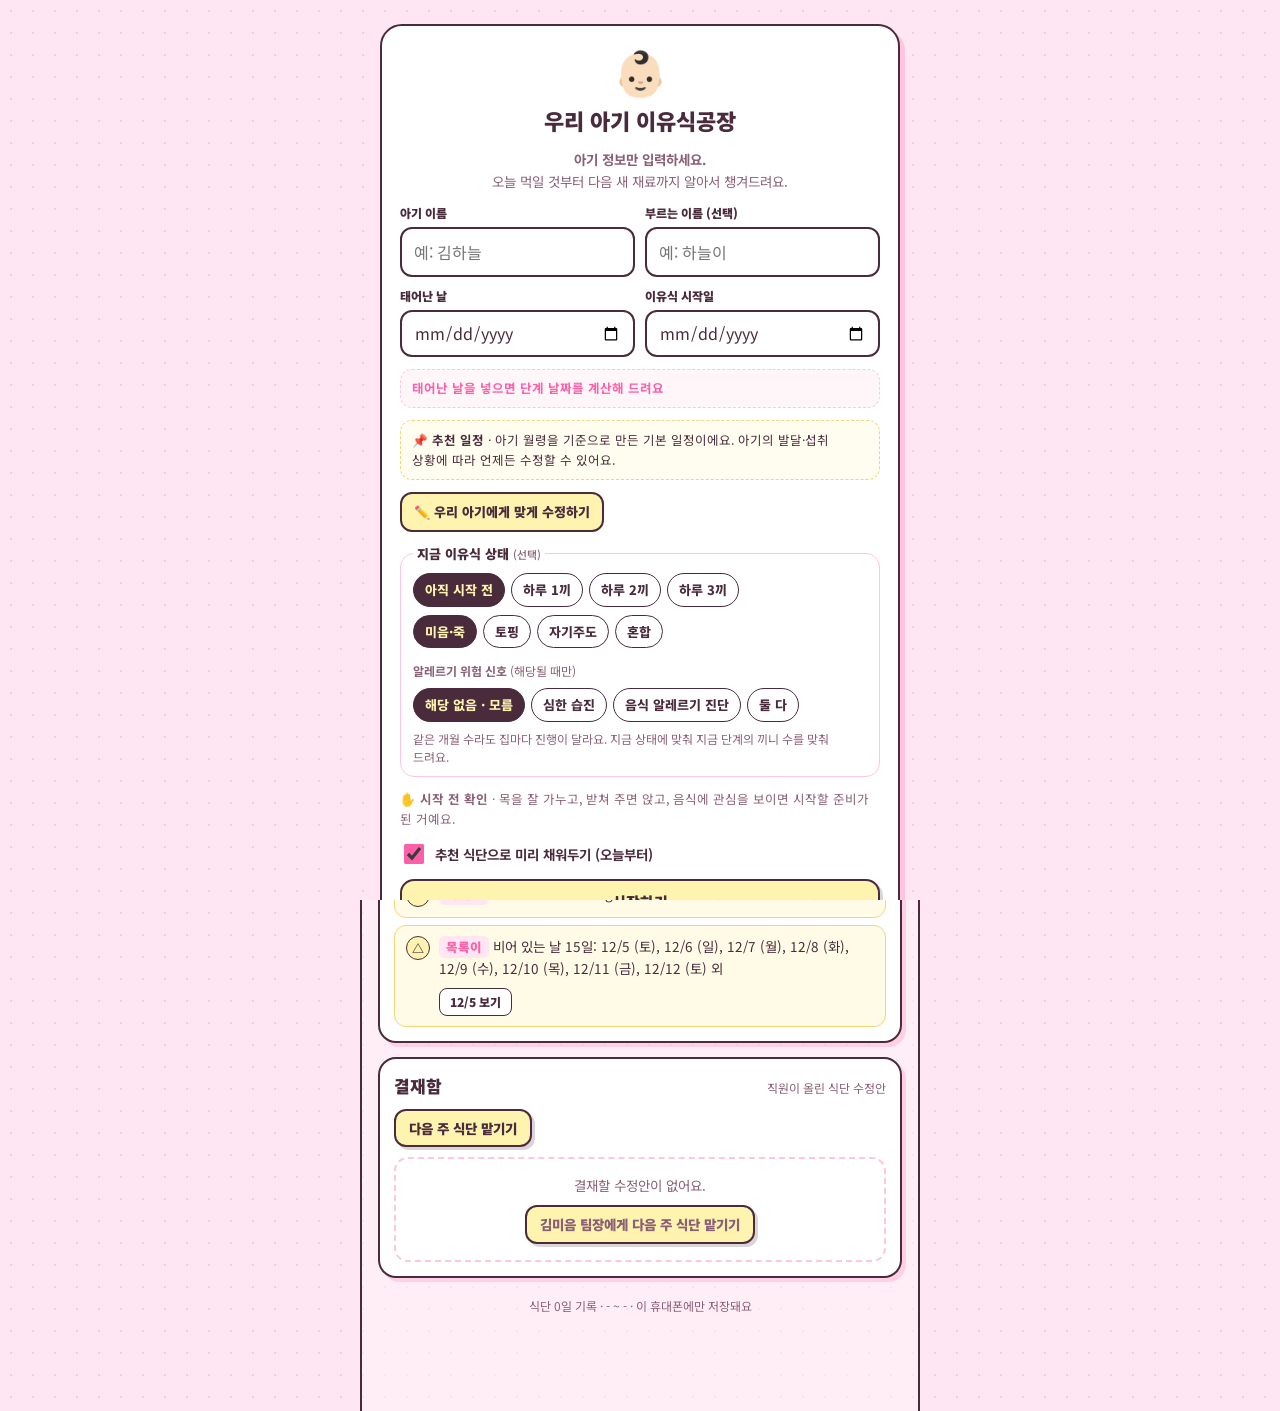
<file: index.html>
<!doctype html><html lang="ko"><head><meta charset="utf-8"><meta name="viewport" content="width=device-width,initial-scale=1,viewport-fit=cover"><meta name="theme-color" content="#ff8fc0"><meta name="description" content="아기 정보만 입력하면 오늘 먹일 것부터 다음 새 재료까지 챙겨주는 이유식 관리 앱"><link rel="manifest" href="manifest.webmanifest"><link rel="icon" href="icons/icon-192.png"><link rel="apple-touch-icon" href="icons/apple-touch-icon.png"><meta name="apple-mobile-web-app-capable" content="yes"><meta name="mobile-web-app-capable" content="yes"><meta name="apple-mobile-web-app-title" content="이유식공장"><style>:root{color-scheme:light;box-sizing:border-box;padding-top:env(safe-area-inset-top,0px);padding-bottom:env(safe-area-inset-bottom,0px)}html{scroll-padding-top:env(safe-area-inset-top,0px)}body{margin:0;padding:0;font:14px -apple-system,BlinkMacSystemFont,sans-serif;background:#faf9f5;color:#141413}img{max-width:100%}[hidden]:not([hidden=until-found i]){display:none!important}</style></head><body><title>우리 아기 이유식공장👶🏻</title>
<link id="app-font" rel="stylesheet" href="https://fonts.googleapis.com/css2?family=Archivo:wght@700;900&family=Noto+Sans+KR:wght@400;500;700;900&display=swap">
<style id="app-style">/* 이유식공장 · 모바일 앱 레이아웃: 상단 앱바 → 한 화면씩(홈·식단표·알러지·직원·기록) → 하단 탭바. 컴퓨터에서는 가운데 폰 폭 기둥 */
:root{
  --pink:#ff8fc0; --pink-deep:#ff5fa8; --pink-bg:#ffe6f2; --pink-line:#ffc6e0;
  --ink:#4a2b3c; --ink-soft:#8a6076; --ink-faint:#b98aa4;
  --lav:#c9b8ff; --lav-bg:#efe8ff; --mint:#b8f0dd; --yellow:#fff3b0; --peach:#ffd8a8;
  --win:#ffffff; --tint:#fff6fa; --alert:#e8475f; --alert-bg:#ffe4e9; --ok:#2f9e6e; --warn-bg:#fffbe6; --warn-line:#f0d67a;
  --f-display:"Archivo","Noto Sans KR",sans-serif;
  --f-body:"Noto Sans KR",-apple-system,BlinkMacSystemFont,"Apple SD Gothic Neo",sans-serif;
  --tab-h:64px;
  color-scheme:light;
}
*{box-sizing:border-box;-webkit-tap-highlight-color:transparent}
[hidden]{display:none!important}
html{background:var(--pink-bg)}
body{margin:0;background-color:var(--pink-bg);background-image:radial-gradient(var(--pink-line) 1.2px,transparent 1.2px);background-size:22px 22px;color:var(--ink);font-family:var(--f-body);font-size:15px;line-height:1.5}
button,input,select,textarea{font:inherit;color:inherit}
button:focus-visible,a:focus-visible,input:focus-visible,select:focus-visible,textarea:focus-visible{outline:3px solid rgba(255,95,168,.45);outline-offset:2px}
h1,h2,h3,p{margin:0;word-break:keep-all}
.tiny{font-size:12px;color:var(--ink-soft)}
.app{max-width:560px;margin:0 auto;min-height:100vh;background:rgba(255,246,250,.55);border-inline:2px solid var(--ink);position:relative}
@media (max-width:600px){.app{border-inline:0;background:transparent}}

/* 앱바 */
.appbar{position:sticky;top:0;z-index:20;padding-top:env(safe-area-inset-top,0px);background:linear-gradient(90deg,var(--pink),var(--lav));border-bottom:2px solid var(--ink)}
.appbar-in{display:flex;align-items:center;gap:8px;padding:10px 16px;min-height:56px}
.brand{display:grid;min-width:0;flex:1}
.brand b{color:var(--win);font-size:18px;font-weight:900;letter-spacing:-.3px;text-shadow:0 1px rgba(74,43,60,.25);white-space:nowrap;overflow:hidden;text-overflow:ellipsis}
.brand small{color:rgba(255,255,255,.9);font-size:11px;font-weight:700}
.dchip{flex:none;padding:5px 10px;border:2px solid var(--ink);border-radius:999px;background:var(--yellow);font:900 13px var(--f-display);font-variant-numeric:tabular-nums}
.pill{display:inline-block;padding:3px 9px;border:1.5px solid var(--ink);border-radius:999px;font-size:11px;font-weight:900;white-space:nowrap;background:var(--win)}
.pill.work{background:var(--mint)}.pill.alert{background:var(--alert-bg);color:var(--alert);border-color:var(--alert)}.pill.wait{background:var(--yellow)}.pill.off{background:#f3e9ef;color:var(--ink-soft)}

/* 화면 */
.screens{padding:14px 16px calc(var(--tab-h) + 28px + env(safe-area-inset-bottom,0px))}
.screen{display:grid;gap:14px}
.card{border:2px solid var(--ink);border-radius:18px;background:var(--win);padding:14px;box-shadow:4px 4px 0 rgba(255,95,168,.22);min-width:0}
.card-h{display:flex;align-items:baseline;justify-content:space-between;gap:8px;margin-bottom:10px;flex-wrap:wrap}
.card-h h2{font-size:17px;font-weight:900}
.brief-date{font:900 12px var(--f-display);color:var(--pink-deep);letter-spacing:.04em}
.foot{text-align:center;font-size:12px;color:var(--ink-soft);line-height:1.6;padding:4px 8px}

/* 홈 히어로 */
.hero-card{border:2px solid var(--ink);border-radius:20px;background:linear-gradient(160deg,#fff 0%,#fff6fb 60%,#f3edff 100%);padding:16px;box-shadow:4px 4px 0 rgba(255,95,168,.22);display:grid;gap:12px}
.hero-top{display:flex;gap:12px;align-items:center}
.hero-top b{display:block;font-size:17px;font-weight:900}
.hero-top small{display:block;font-size:12.5px;color:var(--ink-soft)}
.ava{flex:none;width:42px;height:42px;border-radius:12px;border:2px solid var(--ink);display:grid;place-items:center;font:900 14px var(--f-body);position:relative}
.ava.big{width:52px;height:52px;border-radius:16px;font-size:18px}
.ava::after{content:"";position:absolute;right:-4px;bottom:-4px;width:12px;height:12px;border-radius:50%;border:2px solid var(--win);background:var(--st,var(--ink-faint))}
.metrics{display:grid;grid-template-columns:repeat(2,minmax(0,1fr));gap:8px}
.metric{display:grid;gap:2px;padding:10px 12px;border:2px solid var(--ink);border-radius:14px;min-width:0}
.metric span{font-size:11.5px;font-weight:900}
.metric strong{font:900 24px/1.15 var(--f-display);font-variant-numeric:tabular-nums}
.metric strong em{font-style:normal;font-size:13px;margin-left:2px}
.metric small{color:var(--ink-soft);font-size:11px;overflow:hidden;text-overflow:ellipsis;white-space:nowrap}
.metric:last-child{grid-column:1 / -1}
.m-yellow{background:var(--yellow)}.m-mint{background:var(--mint)}.m-pink{background:#ffd6e8}.m-lav{background:var(--lav-bg)}.m-white{background:var(--win)}

/* 오늘 식단 */
.meal{display:grid;gap:7px}
.meal-row{display:grid;grid-template-columns:62px minmax(0,1fr);gap:10px;align-items:start;padding:10px 12px;border:1.5px solid var(--pink-line);border-radius:12px;background:var(--tint)}
.meal-row span{font-weight:900;font-size:12px;padding-top:2px;color:var(--ink-soft)}
.meal-row p{white-space:pre-line;font-weight:700}
.meal-row.new{border-color:var(--ink)}
.meal-row.al{background:var(--alert-bg);border-color:var(--alert)}.meal-row.al p{color:var(--alert)}
.empty{padding:16px;border:2px dashed var(--pink-line);border-radius:14px;color:var(--ink-soft);line-height:1.6;text-align:center;font-size:13.5px}

/* 타임라인 */
.timeline{display:grid}
.tl{display:grid;grid-template-columns:72px minmax(0,1fr);gap:10px;padding:9px 0;border-bottom:1px dashed var(--pink-line)}
.tl:last-child{border-bottom:0}
.tl time{font:700 12.5px var(--f-display);color:var(--ink-soft);font-variant-numeric:tabular-nums;padding-top:3px}
.tl time.today{color:var(--pink-deep)}
.tags{display:flex;flex-wrap:wrap;gap:6px}
.tag{display:inline-block;padding:3px 10px;border-radius:8px;border:1.5px solid var(--ink);font-size:13px;font-weight:700;background:var(--win)}
.tag.al{background:var(--alert-bg);border-color:var(--alert);color:var(--alert)}
.tag.memo{border-style:dashed;font-weight:500;color:var(--ink-soft);font-size:12px}

/* 점검 보고 */
.finds{list-style:none;margin:0;padding:0;display:grid;gap:7px}
.finds li{display:grid;grid-template-columns:24px minmax(0,1fr);gap:9px;align-items:start;padding:10px 11px;border:1.5px solid var(--pink-line);border-radius:12px;background:var(--win);font-size:13.5px;line-height:1.55}
.finds .ico{display:grid;place-items:center;width:24px;height:24px;border-radius:50%;border:1.5px solid var(--ink);font-weight:900;font-size:12px;background:var(--win)}
.finds .ft{white-space:pre-line;overflow-wrap:anywhere;min-width:0}
.finds .mini{grid-column:2;justify-self:start}
.finds .f-ok .ico{background:var(--mint)}
.finds .f-warn{background:var(--warn-bg);border-color:var(--warn-line)}.finds .f-warn .ico{background:var(--yellow)}
.finds .f-bad{background:var(--alert-bg);border-color:var(--alert)}.finds .f-bad .ico{background:var(--alert);color:var(--win);border-color:var(--alert)}
.finds .f-info .ico{background:var(--lav-bg)}
.mini{border:1.5px solid var(--ink);border-radius:8px;background:var(--win);padding:4px 10px;font-size:12px;font-weight:900;cursor:pointer;white-space:nowrap}
.who{border:0;background:var(--pink-bg);border-radius:6px;padding:1px 7px;font-weight:900;font-size:12.5px;cursor:pointer;color:var(--pink-deep)}
.plain{white-space:pre-line}

/* 결재함 */
.approvals{display:grid;gap:10px}
.appr{display:grid;gap:8px;padding:12px;border:2px solid var(--ink);border-radius:14px;background:var(--tint)}
.appr-head{display:flex;gap:8px;align-items:center;flex-wrap:wrap;font-size:13px}
.appr-fields{list-style:none;margin:0;padding:0;display:grid;gap:4px;font-size:13.5px}
.appr-fields li{display:grid;grid-template-columns:48px minmax(0,1fr);gap:8px;overflow-wrap:anywhere}
.appr-fields li > span{font-weight:900;font-size:11.5px;color:var(--ink-soft);padding-top:2px}
.appr-fields s{color:var(--ink-faint)}
.appr-change{display:grid;gap:4px;font-size:13.5px}
.appr-change .old{color:var(--ink-soft);text-decoration:line-through;overflow-wrap:anywhere}
.appr-change .new{font-weight:700;overflow-wrap:anywhere}
.appr-change .arrow{display:none}
.appr-reason{font-size:12.5px;color:var(--ink-soft);line-height:1.55}

/* 버튼 */
.row-actions{display:flex;gap:8px;flex-wrap:wrap;align-items:center}
.btn{display:inline-flex;align-items:center;justify-content:center;gap:6px;min-height:46px;padding:10px 16px;border:2px solid var(--ink);border-radius:14px;background:var(--yellow);box-shadow:3px 3px 0 rgba(74,43,60,.2);font-weight:900;cursor:pointer;touch-action:manipulation}
.btn:active{transform:translate(2px,2px);box-shadow:none}
.btn:disabled{opacity:.6;cursor:default}
.btn.sm{min-height:38px;padding:7px 13px;font-size:13.5px;border-radius:12px}
.btn.ghost{background:var(--win)}.btn.mint{background:var(--mint)}.btn.pink{background:#ffd6e8}
.btn.block{width:100%}
.icon-btn{width:42px;height:42px;border:2px solid var(--ink);border-radius:12px;background:var(--win);font-size:22px;font-weight:900;line-height:1;cursor:pointer}
.linkish{border:0;background:none;text-decoration:underline;cursor:pointer;color:var(--ink-soft);font-size:12px;padding:4px 0;justify-self:start}
.edit-only{}
.ro-only{display:none}
.ro .edit-only{display:none!important}
.ro span.ro-only{display:inline}.ro .btn.ro-only{display:inline-flex}

/* 식단표 */
.seg{display:flex;gap:6px;overflow-x:auto;scrollbar-width:none}
.seg::-webkit-scrollbar{display:none}
.seg button{flex:1;min-width:64px;border:2px solid var(--ink);border-radius:999px;background:var(--win);padding:8px 12px;font-weight:900;font-size:13.5px;cursor:pointer}
.seg button[aria-pressed="true"]{background:var(--ink);color:var(--yellow)}
.weekbar{display:grid;grid-template-columns:42px minmax(0,1fr) 42px auto;gap:8px;align-items:center}
.weekbar b{text-align:center;font:900 14.5px var(--f-display);font-variant-numeric:tabular-nums}
.cal-list{display:grid;gap:10px}
.day-card{display:grid;gap:6px;width:100%;text-align:left;padding:12px;border:2px solid var(--ink);border-radius:16px;background:var(--win);cursor:pointer;box-shadow:3px 3px 0 rgba(255,95,168,.18)}
.day-card:active{transform:translate(2px,2px);box-shadow:none}
.day-card.today{background:#fffbe0;box-shadow:0 0 0 3px var(--yellow),3px 3px 0 rgba(255,95,168,.18)}
.day-card.plan{background-image:repeating-linear-gradient(135deg,transparent 0 10px,rgba(201,184,255,.18) 10px 12px)}
.dc-head{display:flex;justify-content:space-between;align-items:baseline;gap:8px;flex-wrap:wrap}
.dc-head b{font:900 16px var(--f-display)}
.dc-head small{color:var(--ink-soft);font-size:12px}
.dl-row{display:grid;grid-template-columns:54px minmax(0,1fr);gap:8px;padding:6px 9px;border-radius:9px;background:var(--tint);font-size:14px;line-height:1.45}
.dl-row span{font-weight:900;font-size:11.5px;color:var(--ink-soft);padding-top:2px}
.dl-row p{white-space:pre-line;overflow-wrap:anywhere}
.dl-row.al{background:var(--alert-bg);color:var(--alert);font-weight:700}
.plan-note{display:flex;align-items:center;gap:6px;flex-wrap:wrap;font-size:12px;color:var(--ink-soft)}
.plan-note i{width:16px;height:12px;border:1px solid var(--pink-line);background-image:repeating-linear-gradient(135deg,transparent 0 4px,rgba(201,184,255,.5) 4px 6px)}

/* 입력 */
.field{display:grid;gap:5px;min-width:0}
.field label{font-size:12px;font-weight:900}
.field input,.field select,.field textarea{display:block;width:100%;min-width:0;max-width:100%;padding:11px 12px;border:2px solid var(--ink);border-radius:12px;background:var(--win);font-size:16px}
.field input[type="date"],.field input[type="time"]{-webkit-appearance:none;appearance:none;min-height:46px;text-align:left;line-height:1.2}
.field input[type="date"]::-webkit-date-and-time-value,.field input[type="time"]::-webkit-date-and-time-value{text-align:left}
.field textarea{min-height:72px;resize:vertical}
.field.wide{grid-column:1 / -1}
.ed-grid{display:grid;grid-template-columns:repeat(2,minmax(0,1fr));gap:10px}
.ed-total{padding:11px 12px;border:2px solid var(--ink);border-radius:12px;background:var(--mint);font-weight:900;font-size:13.5px}
.set-grid{display:grid;grid-template-columns:repeat(2,minmax(0,1fr));gap:10px;margin-top:12px}
.settings summary{cursor:pointer;font-weight:900;font-size:15px;list-style-position:inside}

/* 알러지 */
.logs{display:grid;gap:8px}
.log{display:grid;grid-template-columns:auto minmax(0,1fr) auto;gap:10px;align-items:start;padding:11px 12px;border:1.5px solid var(--pink-line);border-radius:12px;background:var(--tint)}
.log time{font:700 12.5px var(--f-display);font-variant-numeric:tabular-nums;color:var(--ink-soft);padding-top:2px}
.log .x{border:0;background:none;color:var(--ink-faint);cursor:pointer;font-size:12px;text-decoration:underline}
.sev-약{background:var(--yellow)}.sev-중{background:var(--peach)}.sev-강{background:var(--alert-bg);color:var(--alert);border-color:var(--alert)}
.redflag{padding:13px 14px;border:2px solid var(--alert);border-radius:16px;background:var(--alert-bg);line-height:1.6;font-size:13.5px}
.redflag b{color:var(--alert)}

/* 직원 */
.askbar{display:grid;grid-template-columns:minmax(0,1fr) auto;gap:8px}
.askbar input{min-width:0;padding:12px 14px;border:2px solid var(--ink);border-radius:14px;background:var(--win);font-size:16px}
.chips-q{display:flex;gap:6px;overflow-x:auto;scrollbar-width:none;padding-bottom:2px}
.chips-q::-webkit-scrollbar{display:none}
.chips-q button,.preset{flex:none;border:1.5px solid var(--ink);border-radius:999px;background:var(--win);padding:7px 12px;font-size:13px;font-weight:700;cursor:pointer;white-space:nowrap}
.chips-q button:active,.preset:active{background:var(--yellow)}
.floor{display:grid;gap:12px}
.room{border:2px dashed var(--pink-line);border-radius:16px;background:var(--tint);padding:12px;display:grid;gap:8px}
.room-top{display:flex;justify-content:space-between;align-items:center;gap:8px}
.room-label{display:inline-flex;align-items:center;gap:6px;padding:4px 10px;border:1.5px solid var(--ink);border-radius:999px;background:var(--win);font-weight:900;font-size:12.5px}
.room-label i{width:10px;height:10px;border-radius:50%;border:1.5px solid var(--ink)}
.room-mission{font-size:12.5px;color:var(--ink-soft);line-height:1.55}
.staff{display:grid;grid-template-columns:42px minmax(0,1fr) auto;gap:10px;align-items:center;width:100%;padding:10px;border:2px solid var(--ink);border-radius:14px;background:var(--win);box-shadow:3px 3px 0 rgba(74,43,60,.14);text-align:left;cursor:pointer;color:inherit;text-decoration:none}
.staff:active{transform:translate(2px,2px);box-shadow:none}
.staff b{display:block;font-size:14.5px}
.staff small{display:block;font-size:12px;color:var(--ink-soft);margin-top:1px;overflow:hidden;text-overflow:ellipsis;white-space:nowrap}

/* 기록 */
.road{display:flex;flex-wrap:wrap;gap:7px}
.chip{display:inline-flex;align-items:baseline;gap:5px;padding:6px 10px;border:1.5px solid var(--ink);border-radius:10px;font-size:13.5px;font-weight:700}
.chip small{font:700 10.5px var(--f-display);color:var(--ink-soft);font-variant-numeric:tabular-nums}
.chip.future{opacity:.6;border-style:dashed}
.chart-wrap{overflow-x:auto}
.chart-wrap svg{display:block;min-width:480px;width:100%;height:auto}
.bars{display:grid;gap:9px}
.bar-row{display:grid;grid-template-columns:110px minmax(0,1fr) 30px;gap:10px;align-items:center;font-size:13px}
.bar-row .track{height:14px;border:1.5px solid var(--ink);border-radius:999px;background:var(--win);overflow:hidden}
.bar-row .fill{height:100%;background:var(--pink)}
.bar-row b{font-variant-numeric:tabular-nums;text-align:right;font-family:var(--f-display)}
.calc{display:grid;grid-template-columns:repeat(3,minmax(0,1fr));gap:8px}
.calc-out{margin-top:10px;padding:12px 14px;border:2px solid var(--ink);border-radius:12px;background:var(--mint);font-weight:900}
.table-wrap{overflow-x:auto;border:2px solid var(--ink);border-radius:12px}
table{border-collapse:collapse;width:100%;min-width:520px;font-size:12.5px}
th,td{padding:8px 9px;border-bottom:1px solid var(--pink-line);text-align:center;font-variant-numeric:tabular-nums}
th{background:var(--pink-bg);font-weight:900;font-size:11.5px}
td:first-child,th:first-child{text-align:left;font-weight:700;position:sticky;left:0;background:var(--win)}
th:first-child{background:var(--pink-bg)}
tr.used td{background:var(--yellow)}

/* 탭바 */
.tabbar{position:fixed;left:50%;transform:translateX(-50%);bottom:0;z-index:30;width:min(560px,100%);display:grid;grid-template-columns:repeat(5,1fr);padding:6px 6px calc(6px + env(safe-area-inset-bottom,0px));background:var(--win);border-top:2px solid var(--ink)}
@media (min-width:601px){.tabbar{border-inline:2px solid var(--ink)}}
.tabbar button{display:grid;justify-items:center;gap:1px;min-height:52px;border:0;border-radius:14px;background:transparent;font-size:11.5px;font-weight:900;color:var(--ink-soft);cursor:pointer}
.tabbar button span{font-size:22px;line-height:1.1}
.tabbar button[aria-current="page"]{background:var(--pink-bg);color:var(--ink)}

/* 시트 */
.backdrop{position:fixed;inset:0;z-index:40;background:rgba(74,43,60,.38);display:flex;align-items:flex-end;justify-content:center}
.sheet{width:min(560px,100%);max-height:92vh;display:flex;flex-direction:column;background:var(--win);border:2px solid var(--ink);border-bottom:0;border-radius:22px 22px 0 0;animation:up .22s ease-out;padding-bottom:env(safe-area-inset-bottom,0px)}
@keyframes up{from{transform:translateY(40px);opacity:.4}to{transform:none;opacity:1}}
.sheet-h{position:relative;display:flex;align-items:center;gap:10px;padding:18px 16px 10px;border-bottom:1.5px solid var(--pink-line)}
.sheet-h b{font-size:16.5px;font-weight:900;flex:1;min-width:0}
.grab{position:absolute;top:7px;left:50%;transform:translateX(-50%);width:40px;height:5px;border-radius:9px;background:var(--pink-line)}
.close{flex:none;width:36px;height:36px;border:2px solid var(--ink);border-radius:10px;background:var(--win);font-weight:900;cursor:pointer}
.sheet-b{padding:14px 16px;overflow-y:auto;display:grid;gap:12px}
.sheet-f{display:flex;gap:8px;align-items:center;justify-content:flex-end;padding:10px 16px 14px;border-top:1.5px solid var(--pink-line)}
.sheet-f.col{flex-direction:column;align-items:stretch}
.sheet-f .btn:not(.sm){flex:1}
.ch-who{display:grid;flex:1;min-width:0}
.ch-who b{font-size:16px}
.ch-who small{font-size:12px;color:var(--ink-soft)}
.sheet.chat{height:92vh}
.sheet.chat .sheet-h .linkish{flex:none}
.chat-log{flex:1;overflow-y:auto;display:grid;gap:10px;align-content:start;padding:14px 16px;background:var(--tint)}
.msg{max-width:94%;padding:10px 12px;border:2px solid var(--ink);border-radius:16px;line-height:1.6;white-space:pre-wrap;overflow-wrap:anywhere;font-size:14px}
.msg.me{justify-self:end;background:var(--yellow);border-bottom-right-radius:5px}
.msg.bot{justify-self:start;background:var(--win);border-bottom-left-radius:5px}
.msg .finds li{font-size:13px}
.rep-head{font-weight:900;font-size:12.5px;color:var(--pink-deep);margin:0 0 8px}
.who-tag{display:block;font-size:12px;margin-bottom:6px;color:var(--pink-deep)}
.working{font-size:13px;color:var(--pink-deep);font-weight:700}
.presets{display:flex;gap:6px;overflow-x:auto;scrollbar-width:none}
.presets::-webkit-scrollbar{display:none}
.composer{display:grid;grid-template-columns:minmax(0,1fr) auto;gap:8px}
.composer textarea{min-height:46px;max-height:120px;resize:none;padding:11px 12px;border:2px solid var(--ink);border-radius:14px;background:var(--win);font-size:16px}

.toast{position:fixed;left:50%;bottom:calc(var(--tab-h) + 22px + env(safe-area-inset-bottom,0px));transform:translateX(-50%);max-width:calc(100% - 32px);padding:11px 16px;border:2px solid var(--ink);border-radius:14px;background:var(--yellow);font-weight:900;font-size:13.5px;z-index:60;text-align:center}
@media (prefers-reduced-motion:reduce){*{transition:none!important;animation:none!important}}
/* 직원 답변 */
.ans{display:grid;gap:8px;white-space:normal}
.ans-t{font-weight:900;font-size:14.5px;line-height:1.55}
.ans-l{margin:0;padding-left:18px;display:grid;gap:5px;font-size:13.5px;line-height:1.55}
.ans-l li::marker{color:var(--pink-deep)}
.ans-l b{font-weight:900}
.ans .al,b.al{color:var(--alert)}
.ans-tip{padding:8px 10px;border-radius:10px;background:var(--warn-bg);border:1.5px dashed var(--warn-line);font-size:13px;line-height:1.55}
.ans-b{font-size:11.5px;color:var(--ink-faint)}
.ans .mini{justify-self:start}
.msg.bot{white-space:normal}
.msg.me{white-space:pre-wrap}
.who-tag{white-space:normal}
.ans-q{margin:0;font-size:11.5px;font-weight:700;color:var(--ink-faint);letter-spacing:-.1px}
.ans-who{margin:0;font-size:12px;font-weight:900;color:var(--pink-deep)}
.ans-sep{border:0;border-top:1.5px dashed var(--line,#f1d3e2);margin:10px 0}
.presets.in-chat{display:flex;flex-wrap:wrap;gap:6px;margin-top:8px}
details.more{margin-top:8px;border-top:1.5px dashed var(--pink-line);padding-top:8px}
details.more summary{cursor:pointer;font-size:12.5px;font-weight:900;color:var(--pink-deep)}
details.more[open] summary{margin-bottom:8px}
/* 새 재료 로드맵 · 카테고리 */
.road-hint{font-size:12.5px;color:var(--pink-deep);font-weight:700;margin:-2px 0 10px}
.road-wrap{display:grid;gap:12px}
.road-group{display:grid;gap:7px}
.rg-h{display:flex;justify-content:space-between;align-items:baseline;gap:8px}
.rg-h b{font-size:13.5px;font-weight:900}
.rg-h small{font-size:11.5px;color:var(--ink-soft)}
.road-chips{display:flex;flex-wrap:wrap;gap:7px}
button.chip{cursor:pointer;color:var(--ink);font-family:inherit;position:relative;align-items:center}
button.chip:active{transform:translate(1px,1px)}
.chip .flag{font-style:normal;font-size:10.5px;font-weight:900;margin-left:1px}
.chip .flag.al{display:inline-grid;place-items:center;width:15px;height:15px;border-radius:50%;background:var(--alert);color:#fff}
/* 재료 상세 */
.fd-top{display:flex;flex-wrap:wrap;gap:6px}
.fd-sec{display:grid;gap:6px}
.fd-sec h3{font-size:14px;font-weight:900}
.fd-sec ul{margin:0;padding-left:18px;display:grid;gap:5px;font-size:13.5px;line-height:1.55}
.fd-sec ul li::marker{color:var(--pink-deep)}
.fd-sec p{font-size:13.5px;line-height:1.55}
.fd-sec textarea{width:100%;min-height:72px;padding:10px 12px;border:2px solid var(--ink);border-radius:12px;font-size:16px;resize:vertical}
.fd-sec .btn{justify-self:start}
/* 처음 시작 */
.onboard{position:fixed;inset:0;z-index:70;overflow-y:auto;background:var(--pink-bg);background-image:radial-gradient(var(--pink-line) 1.2px,transparent 1.2px);background-size:22px 22px;padding:24px 16px calc(24px + env(safe-area-inset-bottom,0px))}
body.ob-open{overflow:hidden}
.ob-card{max-width:520px;margin:0 auto;display:grid;gap:12px;background:var(--win);border:2px solid var(--ink);border-radius:22px;padding:22px 18px;box-shadow:5px 5px 0 rgba(255,95,168,.25)}
.ob-hero{font-size:44px;text-align:center;line-height:1}
.ob-card h1{text-align:center;font-size:22px;font-weight:900}
.ob-lead{text-align:center;font-size:13.5px;color:var(--ink-soft);line-height:1.6}
.ob-grid{display:grid;grid-template-columns:repeat(2,minmax(0,1fr));gap:10px}
.ob-preview{font-size:12.5px;font-weight:700;color:var(--pink-deep);background:var(--tint);border:1.5px dashed var(--pink-line);border-radius:12px;padding:9px 11px;line-height:1.5}
.ob-more summary{cursor:pointer;font-size:13px;font-weight:900}
.ob-more .ob-grid{margin-top:10px}
.ob-check{display:flex;gap:8px;align-items:center;font-size:13.5px;font-weight:700}
.ob-check input{width:20px;height:20px;accent-color:var(--pink-deep)}
.ob-foot{font-size:11.5px;color:var(--ink-soft);text-align:center;line-height:1.55}
.ob-card .linkish{justify-self:center}
.bk-box{width:100%;min-height:80px;padding:10px 12px;border:2px solid var(--ink);border-radius:12px;font-size:13px;font-family:ui-monospace,monospace;word-break:break-all}
/* 누구나 쓰는 버전 전용 */
.tpl-only{display:none}
body.tpl .tpl-only{display:block}
body.tpl .personal-only{display:none!important}
#keep{display:none;gap:10px}
body.tpl #keep{display:grid}
.keep-note{font-size:12.5px;color:var(--ink-soft);line-height:1.6}
.keep-danger{padding-top:8px;border-top:1.5px dashed var(--pink-line)}
/* v4 · 오늘 할 일 · 즉시 보고 · 재료 상태 · 알레르기 현황 · 큐브 */
.gear{flex:none;width:36px;height:36px;border:2px solid var(--ink);border-radius:10px;background:var(--win);font-size:17px;line-height:1;cursor:pointer}
.metrics{grid-template-columns:repeat(4,minmax(0,1fr));gap:6px}
.metric{padding:8px 8px;border-radius:12px}
.metric strong{font-size:19px}
.metric span{font-size:10.5px}
.metric small{font-size:10px}
.metric:last-child{grid-column:auto}
.tasks{list-style:none;margin:0;padding:0;display:grid;gap:7px}
.tk{display:grid;grid-template-columns:26px minmax(0,1fr) auto;gap:9px;align-items:center;padding:10px 11px;border:1.5px solid var(--pink-line);border-radius:13px;background:var(--win)}
.tk-ico{font-size:19px;line-height:1;text-align:center}
.tk-t{display:grid;gap:2px;min-width:0}
.tk-t b{font-size:14px;font-weight:800;overflow-wrap:anywhere}
.tk-t small{font-size:12px;color:var(--ink-soft);line-height:1.45}
.tk.done .tk-t b{text-decoration:line-through;color:var(--ink-faint)}
.tk.new{border-color:var(--ink);background:#fff8e8}
.tk.al{border-color:var(--alert);background:var(--alert-bg)}
.tk.al .tk-t b{color:var(--alert)}
.tk.bad{border-color:var(--alert);background:var(--alert-bg)}
.tk.warn{border-color:var(--warn-line);background:var(--warn-bg)}
.tk.info{background:var(--lav-bg);border-color:#d9ccff}
.tk-box{width:32px;height:32px;border:2px solid var(--ink);border-radius:10px;background:var(--win);font-weight:900;font-size:16px;cursor:pointer;color:var(--win)}
.tk-box.on{background:var(--ok);border-color:var(--ok)}
.tk-box:disabled{opacity:.5}
.eat-opts{display:flex;flex-wrap:wrap;gap:5px;margin-top:5px}
.eat{border:1.5px solid var(--ink);border-radius:999px;background:var(--win);padding:4px 9px;font-size:12px;font-weight:800;cursor:pointer}
.eat.on{background:var(--ink);color:var(--yellow)}
.eat:disabled{opacity:.55;cursor:default}
.next-box{display:grid;gap:7px}
.nx{display:grid;grid-template-columns:auto minmax(0,1fr);gap:2px 10px;align-items:baseline;padding:10px 12px;border:1.5px solid var(--ink);border-radius:13px;background:var(--tint)}
.nx span{grid-row:span 2;font-size:11.5px;font-weight:900;color:var(--ink-soft);width:72px}
.nx b{font-size:14px;font-weight:900}
.nx small{font-size:12px;color:var(--ink-soft)}
.nx.al{background:var(--alert-bg);border-color:var(--alert)}.nx.al b{color:var(--alert)}
details.more2{margin-top:8px}
details.more2 summary,details.fold summary{cursor:pointer;font-size:13px;font-weight:900;color:var(--pink-deep)}
details.fold{border:2px dashed var(--pink-line);border-radius:16px;padding:12px 14px;background:var(--tint)}
details.fold[open] summary{margin-bottom:12px}
.fold-in{display:grid;gap:14px}
.edit-card{border-color:var(--pink-deep);box-shadow:4px 4px 0 rgba(255,95,168,.35)}
.rv-head{font-weight:900;font-size:15px;padding:9px 12px;border-radius:12px;margin-bottom:8px}
.rv-head.ok{background:#e3f7ee;color:#1f7a52}.rv-head.w{background:var(--warn-bg);color:#8a6200;border:1.5px solid var(--warn-line)}
.rv-ch{list-style:none;margin:0 0 8px;padding:0;display:grid;gap:4px;font-size:13px}
.rv-ch li{display:grid;grid-template-columns:52px minmax(0,1fr);gap:8px;overflow-wrap:anywhere}
.rv-ch li .lb{font-weight:900;font-size:11.5px;color:var(--ink-soft);padding-top:2px}
.rv-ch s{color:var(--ink-faint)}
.who-n{color:var(--pink-deep);margin-right:2px}
.road-sum{display:grid;grid-template-columns:repeat(4,minmax(0,1fr));gap:6px;margin-bottom:10px}
.rs{display:grid;gap:1px;justify-items:center;padding:8px 4px;border:1.5px solid var(--pink-line);border-radius:12px;background:var(--tint);font-family:inherit;color:inherit}
.rs b{font:900 18px var(--f-display)}
.rs small{font-size:10.5px;color:var(--ink-soft);text-align:center}
.rs.nxt{cursor:pointer;border-color:var(--ink);background:var(--yellow)}
.rs.nxt b{font-size:13.5px;font-family:var(--f-body)}
.rd-q{width:100%;padding:11px 13px;border:2px solid var(--ink);border-radius:12px;font-size:16px;background:var(--win);margin-bottom:8px}
.seg.rf{margin-bottom:10px}
.seg.rf button{flex:none;min-width:0;padding:6px 11px;font-size:12.5px}
.chip.st-planned{border-style:dashed}
.chip.st-none{background:var(--win)!important;border-style:dotted;color:var(--ink-soft);font-weight:500}
.chip.st-rx{border-color:var(--alert);border-width:2px}
.chip .dot.ok{font-style:normal;font-size:10px;font-weight:900;display:inline-grid;place-items:center;width:15px;height:15px;border-radius:50%;background:var(--ok);color:#fff}
.legend{margin-top:8px;line-height:1.6}
.testbox{padding:11px 12px;border:1.5px solid var(--ink);border-radius:14px;background:#fffdf3}
.steps3{margin:4px 0;padding-left:20px;display:grid;gap:4px;font-size:13.5px}
.steps3 .amt{font-weight:900;color:var(--pink-deep)}
.steps3 small{color:var(--ink-soft);margin-left:4px}
.warnline{font-size:12.5px;line-height:1.55;padding:7px 9px;border-radius:9px;background:var(--alert-bg);color:#a32a3d}
.stepper{display:flex;flex-wrap:wrap;gap:4px;margin-top:4px}
.stepper span{font-size:11px;font-weight:800;padding:3px 8px;border-radius:999px;border:1.5px solid var(--pink-line);color:var(--ink-faint);background:var(--win)}
.stepper span.past{color:var(--ink-soft);border-color:var(--ink-soft)}
.stepper span.now{background:var(--ink);color:var(--yellow);border-color:var(--ink)}
.stepper span.now.rx{background:var(--alert);color:#fff;border-color:var(--alert)}
.fd-sec.next p{font-size:14px}
.fst{display:flex;flex-wrap:wrap;gap:6px}
.src{font-size:11px;color:var(--ink-faint);line-height:1.55;border-top:1.5px dashed var(--pink-line);padding-top:8px}
.ag{display:grid;grid-template-columns:repeat(2,minmax(0,1fr));gap:6px}
.ag-row{display:grid;grid-template-columns:24px minmax(0,1fr);gap:2px 6px;align-items:center;padding:8px 9px;border:1.5px solid var(--pink-line);border-radius:12px;background:var(--win);text-align:left;cursor:pointer;color:inherit;font-family:inherit}
.ag-row b{font-size:13.5px}
.ag-row .pill{grid-column:1 / -1;justify-self:start;font-size:10.5px}
.ag-ic{font-size:18px;grid-row:1}
.ag-h{font-size:13.5px;font-weight:900;margin:12px 0 6px}
.ag-h small{font-weight:500;color:var(--ink-soft);font-size:11px;margin-left:4px}
.cubes{list-style:none;margin:0 0 10px;padding:0;display:grid;gap:6px}
.cubes li{display:grid;grid-template-columns:minmax(0,1fr) auto;gap:2px 8px;align-items:center;padding:9px 11px;border:1.5px solid var(--pink-line);border-radius:12px;background:var(--win);font-size:13.5px}
.cubes li small{grid-column:1 / -1;font-size:11.5px;color:var(--ink-soft)}
.cq{display:flex;align-items:center;gap:6px}
.cq .mini{min-width:30px;font-size:15px;padding:2px 8px}
.cube-add{display:grid;grid-template-columns:minmax(0,1.4fr) minmax(0,.8fr) minmax(0,.8fr) auto;gap:6px;margin:8px 0 4px}
.cube-add input{min-width:0;padding:9px 10px;border:2px solid var(--ink);border-radius:10px;font-size:16px;background:var(--win)}
.disc{font-size:12.5px;line-height:1.6;padding:10px 12px;border-radius:12px;background:var(--lav-bg);border:1.5px solid #d9ccff}
.ob-note{font-size:12.5px;line-height:1.6;padding:9px 11px;border-radius:12px;background:#fffdf0;border:1.5px dashed var(--warn-line)}
.ob-more summary{display:inline-block;padding:8px 12px;border:2px solid var(--ink);border-radius:12px;background:var(--yellow);list-style:none}
.ob-more summary::-webkit-details-marker{display:none}
.ob-state{border:1.5px solid var(--pink-line);border-radius:14px;padding:10px 12px;display:grid;gap:8px;margin:0}
.ob-state legend{font-size:13px;font-weight:900;padding:0 4px}
.ob-state legend small{font-weight:500;color:var(--ink-soft)}
.ob-radios{display:flex;flex-wrap:wrap;gap:6px}
.ob-radios label{cursor:pointer}
.ob-radios input{position:absolute;opacity:0;pointer-events:none}
.ob-radios span{display:inline-block;padding:6px 11px;border:1.5px solid var(--ink);border-radius:999px;font-size:13px;font-weight:800;background:var(--win)}
.ob-radios input:checked + span{background:var(--ink);color:var(--yellow)}
.ob-radios input:focus-visible + span{outline:3px solid rgba(255,95,168,.45)}
.ob-ready{font-size:12.5px;line-height:1.6;color:var(--ink-soft)}
#set-modal .sheet-b{gap:14px}
#set-modal #keep{border-top:1.5px dashed var(--pink-line);padding-top:12px}
@media (max-width:380px){.metrics{grid-template-columns:repeat(2,minmax(0,1fr))}.road-sum{grid-template-columns:repeat(2,minmax(0,1fr))}.cube-add{grid-template-columns:1fr 1fr}}

.vs-text{width:100%;min-height:52vh;margin-top:8px;padding:12px;border:1.5px solid var(--ink);border-radius:12px;background:var(--win);color:var(--ink);font:13px/1.6 var(--f-body);white-space:pre-wrap;resize:vertical}
.risk-note{margin:0 0 10px;padding:10px 12px;border:2px solid var(--alert);border-radius:12px;background:var(--alert-bg);font-size:13px;line-height:1.55}
.sheet-f{flex-wrap:wrap}
.eat-f .ob-radios span{font-size:12.5px;padding:5px 10px}
.cubes small.cd{display:block;font-size:11px;color:var(--ink-soft);font-weight:500}
#visit-open{margin-top:-4px}
/* 대화창: 예시 질문 줄이 화면보다 넓어지지 않게 (옆으로 넘기기·보내기 버튼 보이게) */
.sheet{min-width:0;max-width:100%}
.sheet-f.col{min-width:0;width:100%}
.sheet-f.col > *{min-width:0;max-width:100%;width:100%}
.presets{overflow-x:auto;-webkit-overflow-scrolling:touch;overscroll-behavior-x:contain;scroll-snap-type:x proximity;padding-bottom:2px}
.presets .preset{scroll-snap-align:start}
.chips-q{max-width:100%;-webkit-overflow-scrolling:touch;overscroll-behavior-x:contain}
.screen > *{min-width:0}
.cube-how{margin:8px 0 2px;line-height:1.6;padding:8px 10px;border-radius:10px;background:var(--tint);border:1.5px dashed var(--pink-line)}
</style>
<template id="shell"><div class="app">
  <header class="appbar">
    <div class="appbar-in">
      <div class="brand"><b id="brand-name">우리 아기 이유식공장👶🏻</b><small id="saved-at"></small></div>
      <span class="pill off" id="ro-badge" hidden>보기 전용</span>
      <span class="dchip" id="dchip">D+0</span>
      <button class="gear" type="button" id="set-open" aria-label="설정 · 아기 정보">⚙️</button>
    </div>
  </header>

  <main class="screens">
    <!-- 홈 -->
    <section class="screen" data-screen="home">
      <div class="hero-card">
        <div class="hero-top"><span class="ava big" id="vip-ava" style="background:var(--yellow);--st:var(--ok)">👶</span><div><b id="vip-name">우리 아기</b><small id="vip-sub">—</small></div></div>
        <div class="metrics" id="metrics" aria-label="오늘의 지표"></div>
        <button type="button" class="linkish" id="unlock" hidden>수정 권한이 있으면 눌러서 편집하기</button>
      </div>

      <div class="card edit-card" id="edit-win" hidden>
        <div class="card-h"><h2 id="edit-title">✏️ 고친 식단 · 직원 보고</h2></div>
        <div id="edit-body"></div>
      </div>

      <div class="card today-card" id="today">
        <div class="card-h"><h2>오늘의 이유식 할 일</h2><span class="brief-date" id="brief-date"></span></div>
        <div id="brief"></div>
      </div>

      <div class="card">
        <div class="card-h"><h2>다음 일정</h2><span class="tiny">새 재료 · 알레르기 · 도착</span></div>
        <div class="next-box" id="next-box"></div>
        <details class="more2"><summary>앞으로 2주 전체 보기</summary><div class="timeline" id="timeline"></div></details>
      </div>

      <div class="card" id="morning-win">
        <div class="card-h"><h2>직원 점검 보고</h2><span class="tiny" id="morning-count">점검 중</span></div>
        <div id="morning"></div>
      </div>

      <div class="card" id="approvals-win">
        <div class="card-h"><h2>결재함</h2><span class="tiny" id="appr-count">직원이 올린 수정안</span></div>
        <div class="row-actions edit-only" style="margin-bottom:10px"><button class="btn sm" type="button" data-plan="next">다음 주 식단 맡기기</button><button class="btn sm mint" type="button" id="appr-all" hidden>모두 승인</button></div>
        <div class="approvals" id="approvals"></div>
      </div>
      <p class="foot" id="foot"></p>
    </section>

    <!-- 식단표 -->
    <section class="screen" data-screen="menu" id="planner" hidden>
      <div class="seg" role="group" aria-label="단계로 이동" id="stage-seg"></div>
      <div class="weekbar">
        <button class="icon-btn" type="button" id="wk-prev" aria-label="이전 주">‹</button>
        <b id="wk-label">—</b>
        <button class="icon-btn" type="button" id="wk-next" aria-label="다음 주">›</button>
        <button class="btn sm" type="button" id="wk-today">오늘</button>
      </div>
      <div class="cal-scroll" hidden><div class="cal" id="cal"></div></div>
      <div class="cal-list" id="cal-list"></div>
      <p class="plan-note"><i></i>빗금 = 예시로 넣어둔 계획 · <span class="edit-only">날짜 카드를 누르면 고칠 수 있어요</span><span class="ro-only">날짜 카드를 누르면 크게 볼 수 있어요</span></p>
      <button class="btn block edit-only" type="button" data-plan="week">이 주 식단 초안 짜기</button>
    </section>

    <!-- 알레르기 -->
    <section class="screen" data-screen="allergy" id="safety" hidden>
      <div class="card">
        <div class="card-h"><h2>우리 아기 알레르기 현황</h2><span class="tiny">누르면 재료 상세</span></div>
        <div id="alg-dash"></div>
      </div>
      <button class="btn block ghost" type="button" id="visit-open">🩺 소아과 진료용 요약 보기 · 복사</button>
      <button class="btn block pink edit-only" type="button" id="log-open">+ 반응 기록하기</button>
      <div class="card">
        <div class="card-h"><h2>반응 관찰 일지</h2><span class="tiny">먹인 뒤 2시간 관찰</span></div>
        <div class="logs" id="logs"></div>
      </div>
      <div class="card">
        <div class="card-h"><h2>알레르기 테스트 일정</h2><span class="tiny">예시 일정 · 삼일테 주임</span></div>
        <div id="tests"></div>
      </div>
      <div class="redflag"><b>바로 병원 · 119</b> 입술이나 눈이 붓거나, 숨소리가 쌕쌕거리거나, 반복해서 토하거나, 축 처지거나, 두드러기가 온몸으로 번질 때. 판단은 다니시는 소아과 안내를 따라주세요.</div>
    </section>

    <!-- 직원 -->
    <section class="screen" data-screen="staff" id="floor-win" hidden>
      <p class="disc">💬 직원들은 <b>우리 아기 기록</b>(식단표·관찰 일지)을 바탕으로 계산해서 답하는 도우미예요. 의사·영양사가 아니라서, 건강 판단은 소아청소년과 안내를 따라주세요.</p>
      <form class="askbar" id="ask-form"><input id="ask-input" type="text" placeholder="예: 오늘 새 재료 뭐야?" aria-label="직원에게 질문"><button class="btn" type="submit">물어보기</button></form>
      <div class="chips-q" id="quick-q"></div>
      <div class="floor" id="floor"></div>
    </section>

    <!-- 기록 -->
    <section class="screen" data-screen="more" id="data" hidden>
      <div class="card">
        <div class="card-h"><h2>재료</h2><span class="tiny" id="road-count"></span></div>
        <div class="road-sum" id="road-sum"></div>
        <input class="rd-q" id="rd-q" type="search" placeholder="🔍 재료 검색 (예: 아보카도)" aria-label="재료 검색" autocomplete="off">
        <div class="seg rf" id="rd-filter" role="group" aria-label="재료 상태 필터"></div>
        <div class="road-wrap" id="road"></div>
        <p class="tiny legend">✓ 먹어봄 · 점선 = 식단에 예정 · 흰색 = 식단에 없음 · <b class="al">!</b> 반응 기록 · 🔵 안 좋아함 · ✎ 메모<br>누르면 주의할 점 · 먹이는 양 · 다음 일정 · 우리 아기 반응을 볼 수 있어요</p>
      </div>
      <div class="card" id="cube-win">
        <div class="card-h"><h2>🧊 냉동실 큐브 · 장보기</h2><span class="tiny">식단과 자동 연결</span></div>
        <div id="cube-body"></div>
      </div>
      <details class="fold"><summary>📈 하루 총량 · 업체 · 팩 계산 · 브랜드 용량</summary><div class="fold-in">
      <div class="card">
        <div class="card-h"><h2>하루 총량(g)</h2><span class="tiny">이유식 + 토핑</span></div>
        <div class="chart-wrap" id="chart"></div>
      </div>
      <div class="card">
        <div class="card-h"><h2>업체별 이용 일수</h2><span class="tiny">오늘까지</span></div>
        <div class="bars" id="vendors"></div>
      </div>
      <div class="card" id="buy">
        <div class="card-h"><h2>팩 계산기</h2><span class="tiny">한 팩으로 며칠?</span></div>
        <div class="calc">
          <div class="field"><label for="pk-size">팩 용량(g)</label><input id="pk-size" type="number" min="1" value="160" inputmode="numeric"></div>
          <div class="field"><label for="pk-once">1회 양(g)</label><input id="pk-once" type="number" min="1" value="80" inputmode="numeric"></div>
          <div class="field"><label for="pk-times">하루 횟수</label><input id="pk-times" type="number" min="1" value="1" inputmode="numeric"></div>
        </div>
        <div class="calc-out" id="pk-out" aria-live="polite"></div>
      </div>
      <div class="card">
        <div class="card-h"><h2>브랜드 1팩 용량(g)</h2><span class="tiny">2026년 6월 기준</span></div>
        <div class="table-wrap"><table>
          <thead><tr><th>브랜드</th><th>초기</th><th>초기2·중기1</th><th>중기2</th><th>후기</th><th>완료기</th><th>체험팩</th></tr></thead>
          <tbody id="brands"></tbody>
        </table></div>
        <p class="tiny" style="margin-top:8px">노란 줄은 식단표에 들어간 브랜드 · 주문 전 공식몰에서 조건 확인</p>
      </div>
      </div></details>
    </section>
  </main>

  <nav class="tabbar" aria-label="메뉴">
    <button type="button" data-tab="home" aria-current="page"><span>🏠</span>홈</button>
    <button type="button" data-tab="menu"><span>📅</span>식단</button>
    <button type="button" data-tab="more"><span>🥕</span>재료</button>
    <button type="button" data-tab="allergy"><span>⚠️</span>알레르기</button>
    <button type="button" data-tab="staff"><span>💬</span>상담</button>
  </nav>
</div>

<!-- 설정 시트 -->
<div class="backdrop" id="set-modal" hidden>
  <div class="sheet" role="dialog" aria-modal="true" aria-labelledby="set-title">
    <div class="sheet-h"><span class="grab"></span><b id="set-title">⚙️ 아기 정보 · 단계 · 보관</b><button class="close" type="button" data-close="set-modal" aria-label="닫기">✕</button></div>
    <div class="sheet-b">
      <p class="ob-note">📌 <b>추천 일정</b> · 아기 월령을 기준으로 만든 기본 일정이에요. 아기의 발달·섭취 상황에 따라 언제든 수정할 수 있어요.</p>
        <form class="set-grid edit-only" id="set-form">
          <div class="field"><label for="st-name">이름</label><input id="st-name" type="text"></div>
          <div class="field"><label for="st-nick">애칭</label><input id="st-nick" type="text"></div>
          <div class="field"><label for="st-birth">생년월일</label><input id="st-birth" type="date"></div>
          <div class="field"><label for="st-s1">초기 시작</label><input id="st-s1" type="date"></div>
          <div class="field"><label for="st-s2">중기 시작</label><input id="st-s2" type="date"></div>
          <div class="field"><label for="st-s3">후기 시작</label><input id="st-s3" type="date"></div>
          <div class="field"><label for="st-s4">완료기 시작</label><input id="st-s4" type="date"></div>
          <div class="field"><label for="st-meals">지금 하루 끼니</label><select id="st-meals"><option value="">정하지 않음</option><option value="1">하루 1끼</option><option value="2">하루 2끼</option><option value="3">하루 3끼</option></select></div>
          <div class="field wide"><label for="st-risk">알레르기 위험 신호 <small>(해당될 때만)</small></label><select id="st-risk"><option value="">해당 없음 · 모름</option><option value="eczema">심한 습진(아토피)이 있어요</option><option value="known">음식 알레르기 진단을 받았어요</option><option value="both">둘 다 해당돼요</option></select></div>
          <div class="field"><label for="st-style">먹이는 방식</label><select id="st-style"><option value="">정하지 않음</option><option>미음·죽</option><option>토핑</option><option>자기주도</option><option>혼합</option></select></div>
          <div class="field wide"><button class="btn block" type="submit">저장</button></div>
        </form>
      <div class="tpl-only" id="keep">
        <div class="card-h"><h2>내 기록 보관</h2><span class="tiny">이 휴대폰에만 저장돼요</span></div>
        <p class="keep-note">기록은 이 휴대폰의 이 브라우저에만 저장되고, 다른 사람에게는 보이지 않아요. 브라우저 기록을 지우거나 다른 앱·폰에서 열면 안 보이니, 가끔 백업 코드를 복사해 메모장이나 카톡 나와의 채팅에 붙여 두세요.</p>
        <div class="row-actions"><button class="btn sm" type="button" id="bk-make">백업 코드 복사</button><button class="btn sm ghost" type="button" id="bk-file">파일로 저장</button><button class="btn sm ghost" type="button" id="bk-open">백업 불러오기</button></div>
        <textarea class="bk-box" id="bk-box" hidden placeholder="여기에 백업 코드를 붙여넣어 주세요"></textarea>
        <div class="row-actions" id="bk-load-row" hidden><button class="btn sm mint" type="button" id="bk-load">이 코드로 불러오기</button></div>
        <div class="row-actions keep-danger"><button class="btn sm ghost" type="button" id="tp-refill">빈 날 추천 식단으로 채우기</button><button class="btn sm ghost" type="button" id="tp-reset">처음부터 다시 시작</button></div>
      </div>
    </div>
  </div>
</div>

<!-- 고친 식단 직원 보고 -->
<div class="backdrop" id="rv-modal" hidden>
  <div class="sheet" role="dialog" aria-modal="true" aria-labelledby="rv-title">
    <div class="sheet-h"><span class="grab"></span><b id="rv-title">직원 즉시 보고</b><button class="close" type="button" data-close="rv-modal" aria-label="닫기">✕</button></div>
    <div class="sheet-b" id="rv-body"></div>
    <div class="sheet-f"><button class="btn sm ghost" type="button" id="rv-redo" data-edit="">다시 고치기</button><button class="btn sm ghost" type="button" data-ask-edit="1">더 묻기</button><button class="btn sm ghost" type="button" id="rv-undo" data-undo="" hidden>↩︎ 되돌리기</button><button class="btn sm mint" type="button" id="rv-seen">확인했어요</button></div>
  </div>
</div>

<!-- 진료용 요약 -->
<div class="backdrop" id="visit-modal" hidden>
  <div class="sheet" role="dialog" aria-modal="true" aria-labelledby="vs-title">
    <div class="sheet-h"><span class="grab"></span><b id="vs-title">🩺 소아과 진료용 요약</b><button class="close" type="button" data-close="visit-modal" aria-label="닫기">✕</button></div>
    <div class="sheet-b"><p class="tiny">식단표·관찰 일지 기록을 그대로 모은 거예요. 진단이 아니에요. 복사해서 메모·카톡에 붙이거나 진료 때 이 화면을 보여주세요.</p><textarea id="vs-text" class="vs-text" readonly aria-label="진료용 요약"></textarea></div>
    <div class="sheet-f"><button class="btn sm ghost" type="button" id="vs-share" hidden>공유하기</button><button class="btn sm mint" type="button" id="vs-copy">복사하기</button></div>
  </div>
</div>

<!-- 하루 식단 시트 -->
<div class="backdrop" id="ed-modal" hidden>
  <form class="sheet editor" id="ed-form" role="dialog" aria-modal="true" aria-labelledby="ed-title">
    <div class="sheet-h"><span class="grab"></span><b id="ed-title">식단</b><button class="close" type="button" data-close="ed-modal" aria-label="닫기">✕</button></div>
    <div class="sheet-b">
      <p class="brief-date" id="ed-sub"></p>
      <div class="ed-grid" id="ed-fields"></div>
      <div class="ed-total" id="ed-total">총량 0g</div>
    </div>
    <div class="sheet-f">
      <button class="btn sm ghost edit-only" type="button" id="ed-clear">이 날 비우기</button>
      <button class="btn edit-only" type="submit" id="ed-save">저장</button>
      <button class="btn ghost ro-only" type="button" data-close="ed-modal">닫기</button>
    </div>
  </form>
</div>

<!-- 반응 기록 시트 -->
<div class="backdrop" id="log-modal" hidden>
  <form class="sheet" id="log-form" role="dialog" aria-modal="true" aria-labelledby="lg-title">
    <div class="sheet-h"><span class="grab"></span><b id="lg-title">반응 기록하기</b><button class="close" type="button" data-close="log-modal" aria-label="닫기">✕</button></div>
    <div class="sheet-b">
      <div class="ed-grid">
        <div class="field"><label for="lg-date">날짜</label><input id="lg-date" type="date" required></div>
        <div class="field"><label for="lg-time">시간</label><input id="lg-time" type="time"></div>
        <div class="field"><label for="lg-food">의심 음식</label><input id="lg-food" type="text" placeholder="예: 계란 10g"></div>
        <div class="field"><label for="lg-sev">정도</label><select id="lg-sev"><option value="약">약 · 금방 가라앉음</option><option value="중">중 · 번지거나 볼록</option><option value="강">강 · 병원 방문</option></select></div>
        <div class="field wide"><label for="lg-note">어디에 어떻게</label><textarea id="lg-note" placeholder="예: 입 주변·턱 붉어짐, 물로 닦고 1시간 뒤 옅어짐"></textarea></div>
      </div>
    </div>
    <div class="sheet-f"><button class="btn block" type="submit" id="lg-save">일지에 적기</button></div>
  </form>
</div>

<!-- 직원 대화 -->
<div class="backdrop" id="chat-modal" hidden>
  <div class="sheet chat" role="dialog" aria-modal="true" aria-labelledby="ch-title">
    <div class="sheet-h"><span class="grab"></span><span class="ava" id="ch-ava"></span><div class="ch-who"><b id="ch-title"></b><small id="ch-role"></small></div><button type="button" id="ch-reset" class="linkish">비우기</button><button class="close" type="button" data-close="chat-modal" aria-label="닫기">✕</button></div>
    <div class="chat-log" id="ch-log" aria-live="polite"></div>
    <div class="sheet-f col">
      <div class="presets" id="ch-presets"></div>
      <form class="composer" id="ch-form"><textarea id="ch-input" rows="1" placeholder="궁금한 걸 물어보세요"></textarea><button class="btn" type="submit" id="ch-send">보내기</button></form>
      <span id="ch-bar" hidden></span>
    </div>
  </div>
</div>
<!-- 재료 상세 시트 -->
<div class="backdrop" id="food-modal" hidden>
  <div class="sheet" role="dialog" aria-modal="true" aria-labelledby="fd-title">
    <div class="sheet-h"><span class="grab"></span><b id="fd-title">재료</b><button class="close" type="button" data-close="food-modal" aria-label="닫기">✕</button></div>
    <div class="sheet-b" id="fd-body"></div>
    <div class="sheet-f"><button class="btn sm ghost" type="button" id="fd-ask">직원에게 물어보기</button><button class="btn sm" type="button" id="fd-cal">식단표에서 보기</button></div>
  </div>
</div>

<!-- 처음 시작 -->
<div class="onboard" id="onboard" hidden>
  <form class="ob-card" id="ob-form">
    <div class="ob-hero">👶🏻</div>
    <h1>우리 아기 이유식공장</h1>
    <p class="ob-lead"><b>아기 정보만 입력하세요.</b><br>오늘 먹일 것부터 다음 새 재료까지 알아서 챙겨드려요.</p>
    <div class="ob-grid">
      <div class="field"><label for="ob-name">아기 이름</label><input id="ob-name" type="text" placeholder="예: 김하늘" autocomplete="off"></div>
      <div class="field"><label for="ob-nick">부르는 이름 (선택)</label><input id="ob-nick" type="text" placeholder="예: 하늘이" autocomplete="off"></div>
      <div class="field"><label for="ob-birth">태어난 날</label><input id="ob-birth" type="date"></div>
      <div class="field"><label for="ob-s1">이유식 시작일</label><input id="ob-s1" type="date"></div>
    </div>
    <p class="ob-preview" id="ob-preview">태어난 날을 넣으면 단계 날짜를 계산해 드려요</p>
    <p class="ob-note">📌 <b>추천 일정</b> · 아기 월령을 기준으로 만든 기본 일정이에요. 아기의 발달·섭취 상황에 따라 언제든 수정할 수 있어요.</p>
    <details class="ob-more"><summary>✏️ 우리 아기에게 맞게 수정하기</summary>
      <div class="ob-grid">
        <div class="field"><label for="ob-s2">중기 시작</label><input id="ob-s2" type="date"></div>
        <div class="field"><label for="ob-s3">후기 시작</label><input id="ob-s3" type="date"></div>
        <div class="field"><label for="ob-s4">완료기 시작</label><input id="ob-s4" type="date"></div>
      </div>
    </details>
    <fieldset class="ob-state"><legend>지금 이유식 상태 <small>(선택)</small></legend>
      <div class="ob-radios"><label><input type="radio" name="ob-meals" value="" checked><span>아직 시작 전</span></label><label><input type="radio" name="ob-meals" value="1"><span>하루 1끼</span></label><label><input type="radio" name="ob-meals" value="2"><span>하루 2끼</span></label><label><input type="radio" name="ob-meals" value="3"><span>하루 3끼</span></label></div>
      <div class="ob-radios"><label><input type="radio" name="ob-style" value="미음·죽" checked><span>미음·죽</span></label><label><input type="radio" name="ob-style" value="토핑"><span>토핑</span></label><label><input type="radio" name="ob-style" value="자기주도"><span>자기주도</span></label><label><input type="radio" name="ob-style" value="혼합"><span>혼합</span></label></div>
      <p class="tiny" style="margin-top:6px"><b>알레르기 위험 신호</b> (해당될 때만)</p><div class="ob-radios"><label><input type="radio" name="ob-risk" value="" checked><span>해당 없음 · 모름</span></label><label><input type="radio" name="ob-risk" value="eczema"><span>심한 습진</span></label><label><input type="radio" name="ob-risk" value="known"><span>음식 알레르기 진단</span></label><label><input type="radio" name="ob-risk" value="both"><span>둘 다</span></label></div>
      <p class="tiny">같은 개월 수라도 집마다 진행이 달라요. 지금 상태에 맞춰 지금 단계의 끼니 수를 맞춰 드려요.</p>
    </fieldset>
    <p class="ob-ready">✋ <b>시작 전 확인</b> · 목을 잘 가누고, 받쳐 주면 앉고, 음식에 관심을 보이면 시작할 준비가 된 거예요.</p>
    <label class="ob-check"><input type="checkbox" id="ob-fill" checked> 추천 식단으로 미리 채워두기 (오늘부터)</label>
    <button class="btn block" type="submit">시작하기</button>
    <p class="ob-foot">기록은 이 휴대폰(브라우저)에만 저장되고 다른 사람에게 보이지 않아요. 아기 건강 판단은 다니는 소아과 안내를 따라주세요.</p>
    <button type="button" class="linkish" id="ob-restore">백업 코드로 불러오기</button>
    <textarea class="bk-box" id="ob-code" hidden placeholder="백업 코드를 붙여넣어 주세요"></textarea>
    <button type="button" class="btn sm ghost" id="ob-code-go" hidden>불러오기</button>
  </form>
</div>
<div class="toast" id="toast" hidden></div>
</template>
<div id="root"></div>
<script type="application/json" id="app-data">{}</script>
<script id="app-js">document.getElementById("root").appendChild(document.getElementById("shell").content.cloneNode(true));
const CFG = {"template": true, "title": "우리 아기 이유식공장👶🏻", "tpl": {"초기": [{"o": 0, "new": "쌀", "m1": "쌀미음 45g"}, {"o": 1, "m1": "쌀미음 45g"}, {"o": 2, "m1": "쌀미음 45g"}, {"o": 3, "new": "브로콜리", "m1": "브로콜리미음 45g"}, {"o": 4, "m1": "브로콜리미음 45g"}, {"o": 5, "m1": "브로콜리미음 45g"}, {"o": 6, "new": "계란", "m1": "쌀미음 45g", "top": "계란 1.25g", "allergy": "계란 알레르기 테스트 1일차 (1.25g)"}, {"o": 7, "m1": "쌀미음 45g", "top": "계란 3g", "allergy": "계란 알레르기 테스트 2일차 (3g)"}, {"o": 8, "m1": "쌀미음 45g", "top": "계란 10g", "allergy": "계란 알레르기 테스트 3일차 (10g)"}, {"o": 9, "m1": "쌀미음 45g", "top": "한우 10g", "new": "소고기"}, {"o": 10, "m1": "쌀미음 45g", "top": "한우 10g"}, {"o": 11, "new": "애호박", "m1": "애호박미음 45g", "top": "한우 10g"}, {"o": 12, "m1": "애호박미음 45g", "top": "한우 10g"}, {"o": 13, "m1": "애호박미음 45g", "top": "계란 10g, 한우 10g"}, {"o": 14, "new": "감자", "m1": "감자미음 45g", "top": "한우 10g"}, {"o": 15, "m1": "감자미음 45g", "top": "한우 10g"}, {"o": 16, "m1": "감자미음 45g", "top": "계란 10g, 한우 10g"}, {"o": 17, "new": "땅콩", "m1": "브로콜리미음 45g", "top": "한우 10g", "allergy": "땅콩 알레르기 테스트 1일차"}, {"o": 18, "m1": "브로콜리미음 45g", "top": "한우 10g", "allergy": "땅콩 알레르기 테스트 2일차"}, {"o": 19, "m1": "브로콜리미음 45g", "top": "한우 10g", "allergy": "땅콩 알레르기 테스트 3일차"}, {"o": 20, "new": "고구마", "m1": "고구마미음 45g", "top": "한우 10g"}, {"o": 21, "m1": "고구마미음 45g", "top": "한우 10g"}, {"o": 22, "m1": "고구마미음 45g", "top": "계란 10g, 한우 10g"}, {"o": 23, "new": "양배추", "m1": "양배추미음 45g", "top": "한우 10g"}, {"o": 24, "m1": "양배추미음 45g", "top": "한우 10g"}, {"o": 25, "m1": "양배추미음 45g", "top": "계란 10g, 한우 10g"}, {"o": 26, "new": "청경채", "m1": "청경채미음 45g", "top": "한우 10g"}, {"o": 27, "m1": "청경채미음 45g", "top": "한우 10g"}, {"o": 28, "m1": "청경채미음 45g", "top": "계란 10g, 한우 10g"}, {"o": 29, "new": "배", "m1": "배미음 45g", "top": "한우 10g"}, {"o": 30, "m1": "배미음 45g", "top": "한우 10g"}, {"o": 31, "m1": "배미음 45g", "top": "계란 10g, 한우 10g"}, {"o": 32, "new": "단호박", "m1": "단호박미음 45g", "top": "한우 10g"}, {"o": 33, "m1": "단호박미음 45g", "top": "한우 10g"}, {"o": 34, "m1": "단호박미음 45g", "top": "계란 10g, 한우 10g"}, {"o": 35, "new": "사과", "m1": "사과미음 45g", "top": "한우 10g"}, {"o": 36, "m1": "사과미음 45g", "top": "한우 10g"}, {"o": 37, "m1": "사과미음 45g", "top": "계란 10g, 한우 10g"}, {"o": 38, "new": "당근", "m1": "사과당근묽은죽 70g", "top": "한우 10g", "memo": "초기2 시작 (1회 80g)"}, {"o": 39, "m1": "사과당근묽은죽 70g", "top": "한우 10g"}, {"o": 40, "new": "오이", "m1": "한우오이묽은죽 70g", "top": "한우 10g"}, {"o": 41, "m1": "한우오이묽은죽 70g", "top": "한우 10g"}, {"o": 42, "new": "콜리플라워", "m1": "콜리플라워고구마묽은죽 80g", "top": "한우 10g"}, {"o": 43, "m1": "콜리플라워고구마묽은죽 80g", "top": "한우 10g"}, {"o": 44, "m1": "한우사과묽은죽 80g", "top": "한우 10g"}, {"o": 45, "m1": "한우사과묽은죽 80g", "top": "한우 10g"}, {"o": 46, "new": "닭가슴살", "m1": "닭가슴살브로콜리묽은죽 80g", "top": "한우 10g"}, {"o": 47, "m1": "닭가슴살브로콜리묽은죽 80g", "top": "한우 10g"}, {"o": 48, "new": "무", "m1": "한우무묽은죽 80g", "top": "한우 10g"}, {"o": 49, "m1": "한우무묽은죽 80g", "top": "한우 10g"}, {"o": 50, "new": "바나나", "m1": "바나나단호박묽은죽 80g", "top": "한우 10g"}, {"o": 51, "m1": "바나나단호박묽은죽 80g", "top": "한우 10g"}, {"o": 52, "new": "시금치", "m1": "감자시금치묽은죽 80g", "top": "한우 10g"}, {"o": 53, "m1": "감자시금치묽은죽 80g", "top": "한우 10g"}, {"o": 54, "m1": "한우양배추묽은죽 80g", "top": "한우 10g"}, {"o": 55, "m1": "한우양배추묽은죽 80g", "top": "한우 10g"}, {"o": 56, "new": "비트", "m1": "닭가슴살비트묽은죽 80g", "top": "한우 10g"}, {"o": 57, "m1": "닭가슴살비트묽은죽 80g", "top": "한우 10g"}, {"o": 58, "new": "아보카도", "m1": "아보카도당근묽은죽 80g", "top": "한우 10g"}, {"o": 59, "m1": "아보카도당근묽은죽 80g", "top": "한우 10g"}, {"o": 60, "new": "오트밀", "m1": "한우오트밀묽은죽 70g", "top": "한우 10g"}, {"o": 61, "m1": "한우오트밀묽은죽 70g", "top": "한우 10g"}, {"o": 62, "new": "흑미", "m1": "닭가슴살흑미묽은죽 70g", "top": "한우 10g"}], "중기": [{"o": 0, "new": "양파", "m1": "소고기양파죽 90g", "m3": "닭가슴살브로콜리죽 90g", "top": "한우 10g ×2", "memo": "중기 시작 · 하루 2회(아침/저녁)"}, {"o": 1, "m1": "소고기양파죽 90g", "m3": "닭가슴살브로콜리죽 90g", "top": "한우 10g ×2, 땅콩가루 1g"}, {"o": 2, "new": "표고버섯", "m1": "소고기표고버섯죽 90g", "m3": "한우애호박죽 90g", "top": "한우 10g ×2"}, {"o": 3, "m1": "소고기표고버섯죽 90g", "m3": "한우애호박죽 90g", "top": "한우 10g ×2, 계란 1/2개"}, {"o": 4, "new": "파프리카", "m1": "소고기파프리카죽 90g", "m3": "닭가슴살고구마죽 90g", "top": "한우 10g ×2"}, {"o": 5, "m1": "소고기파프리카죽 90g", "m3": "닭가슴살고구마죽 90g", "top": "한우 10g ×2, 땅콩가루 1g"}, {"o": 6, "new": "대구", "m1": "소고기감자죽 90g", "m3": "한우시금치죽 90g", "top": "한우 10g ×2, 대구살 5g", "allergy": "생선(대구) 테스트 1일차 (5g)", "memo": "알레르기 테스트는 오전에, 먹인 뒤 2시간 관찰"}, {"o": 7, "m1": "소고기감자죽 90g", "m3": "한우시금치죽 90g", "top": "한우 10g ×2, 대구살 10g", "allergy": "생선(대구) 테스트 2일차 (10g)"}, {"o": 8, "m1": "소고기애호박죽 90g", "m3": "한우양배추죽 90g", "top": "한우 10g ×2, 대구살 20g", "allergy": "생선(대구) 테스트 3일차 (20g)"}, {"o": 9, "m1": "소고기애호박죽 90g", "m3": "한우양배추죽 90g", "top": "한우 10g ×2"}, {"o": 10, "new": "가지", "m1": "닭가슴살가지죽 90g", "m3": "닭가슴살당근죽 90g", "top": "한우 10g ×2, 계란 1/2개"}, {"o": 11, "m1": "닭가슴살가지죽 90g", "m3": "닭가슴살당근죽 90g", "top": "한우 10g ×2"}, {"o": 12, "new": "비타민채", "m1": "소고기비타민채죽 90g", "m3": "한우청경채죽 90g", "top": "한우 10g ×2, 땅콩가루 1g"}, {"o": 13, "m1": "소고기비타민채죽 90g", "m3": "한우청경채죽 90g", "top": "한우 10g ×2, 계란 1/2개"}, {"o": 14, "new": "두부", "m1": "소고기브로콜리죽 90g", "m3": "한우단호박죽 90g", "top": "한우 10g ×2, 두부 5g", "allergy": "대두(두부) 테스트 1일차 (5g)"}, {"o": 15, "m1": "소고기브로콜리죽 90g", "m3": "한우단호박죽 90g", "top": "한우 10g ×2, 두부 10g", "allergy": "대두(두부) 테스트 2일차 (10g)"}, {"o": 16, "m1": "소고기고구마죽 90g", "m3": "닭가슴살감자죽 90g", "top": "한우 10g ×2, 두부 20g", "allergy": "대두(두부) 테스트 3일차 (20g)"}, {"o": 17, "m1": "소고기고구마죽 90g", "m3": "닭가슴살감자죽 90g", "top": "한우 10g ×2, 계란 1/2개"}, {"o": 18, "new": "옥수수", "m1": "소고기옥수수죽 90g", "m3": "한우무죽 90g", "top": "한우 10g ×2"}, {"o": 19, "m1": "소고기옥수수죽 90g", "m3": "한우무죽 90g", "top": "한우 10g ×2, 땅콩가루 1g"}, {"o": 20, "new": "아욱", "m1": "소고기아욱죽 90g", "m3": "한우양파죽 90g", "top": "한우 10g ×2, 계란 1/2개"}, {"o": 21, "m1": "소고기아욱죽 90g", "m3": "한우양파죽 90g", "top": "한우 10g ×2"}, {"o": 22, "new": "밀", "m1": "소고기단호박죽 90g", "m3": "닭가슴살애호박죽 90g", "top": "한우 10g ×2, 아기국수 5g", "allergy": "밀(아기국수) 테스트 1일차 (5g)"}, {"o": 23, "m1": "소고기단호박죽 90g", "m3": "닭가슴살애호박죽 90g", "top": "한우 10g ×2, 아기국수 10g", "allergy": "밀(아기국수) 테스트 2일차 (10g)"}, {"o": 24, "m1": "소고기청경채죽 90g", "m3": "한우오트밀죽 90g", "top": "한우 10g ×2, 아기국수 20g", "allergy": "밀(아기국수) 테스트 3일차 (20g)"}, {"o": 25, "m1": "소고기청경채죽 90g", "m3": "한우오트밀죽 90g", "top": "한우 10g ×2"}, {"o": 26, "new": "연근", "m1": "소고기연근죽 90g", "m3": "닭가슴살흑미죽 90g", "top": "한우 10g ×2, 땅콩가루 1g"}, {"o": 27, "m1": "소고기연근죽 90g", "m3": "닭가슴살흑미죽 90g", "top": "한우 10g ×2, 계란 1/2개"}, {"o": 28, "new": "미역", "m1": "소고기미역죽 90g", "m3": "한우콜리플라워죽 90g", "top": "한우 10g ×2"}, {"o": 29, "m1": "소고기미역죽 90g", "m3": "한우콜리플라워죽 90g", "top": "한우 10g ×2, 땅콩가루 1g"}, {"o": 30, "new": "요거트", "m1": "소고기감자죽 90g", "m3": "한우표고버섯죽 90g", "top": "한우 10g ×2, 플레인요거트 10g", "allergy": "우유(요거트) 테스트 1일차 (10g)"}, {"o": 31, "m1": "소고기감자죽 90g", "m3": "한우표고버섯죽 90g", "top": "한우 10g ×2, 플레인요거트 20g", "allergy": "우유(요거트) 테스트 2일차 (20g)"}, {"o": 32, "m1": "소고기무죽 90g", "m3": "닭가슴살양배추죽 90g", "top": "한우 10g ×2, 플레인요거트 40g", "allergy": "우유(요거트) 테스트 3일차 (40g)"}, {"o": 33, "m1": "소고기무죽 90g", "m3": "닭가슴살양배추죽 90g", "top": "한우 10g ×2, 땅콩가루 1g"}, {"o": 34, "new": "배추", "m1": "소고기배추죽 90g", "m3": "한우파프리카죽 90g", "top": "한우 10g ×2, 계란 1/2개"}, {"o": 35, "m1": "소고기배추죽 90g", "m3": "한우파프리카죽 90g", "top": "한우 10g ×2"}, {"o": 36, "new": "새송이버섯", "m1": "소고기새송이버섯죽 90g", "m3": "한우비트죽 90g", "top": "한우 10g ×2, 땅콩가루 1g"}, {"o": 37, "m1": "소고기새송이버섯죽 90g", "m3": "한우비트죽 90g", "top": "한우 10g ×2"}], "후기": [{"o": 0, "new": "참깨", "m1": "소고기채소진밥 120g", "m2": "소고기무진밥 120g", "m3": "소고기비타민채진밥 120g", "snack": "바나나 30g / 떡뻥 2개", "top": "한우 10g ×3, 참깨가루 0.5g", "allergy": "참깨 테스트 1일차 (0.5g)", "memo": "후기 시작 · 하루 3회 + 간식 2회"}, {"o": 1, "m1": "소고기채소진밥 120g", "m2": "소고기무진밥 120g", "m3": "소고기비타민채진밥 120g", "snack": "사과퓨레 50g / 플레인요거트 50g", "top": "한우 10g ×3, 참깨가루 1g", "allergy": "참깨 테스트 2일차 (1g)"}, {"o": 2, "m1": "닭고기단호박진밥 120g", "m2": "닭고기고구마진밥 120g", "m3": "두부채소진밥 120g", "snack": "배퓨레 50g / 쌀과자 2개", "top": "한우 10g ×3, 참깨가루 2g", "allergy": "참깨 테스트 3일차 (2g)"}, {"o": 3, "m1": "닭고기단호박진밥 120g", "m2": "닭고기고구마진밥 120g", "m3": "두부채소진밥 120g", "snack": "고구마 30g / 고구마스틱 20g", "top": "한우 10g ×3, 계란 1개"}, {"o": 4, "new": "연어", "m1": "연어브로콜리진밥 120g", "m2": "소고기청경채진밥 120g", "m3": "소고기아욱진밥 120g", "snack": "아보카도 20g / 떡뻥 2개", "top": "한우 10g ×3", "allergy": "생선(연어) 테스트 1일차 (5g)"}, {"o": 5, "m1": "연어브로콜리진밥 120g", "m2": "소고기청경채진밥 120g", "m3": "소고기아욱진밥 120g", "snack": "단호박 30g / 플레인요거트 50g", "top": "한우 10g ×3", "allergy": "생선(연어) 테스트 2일차 (10g)"}, {"o": 6, "m1": "소고기버섯진밥 120g", "m2": "소고기당근진밥 120g", "m3": "닭고기연근진밥 120g", "snack": "바나나 30g / 쌀과자 2개", "top": "한우 10g ×3", "allergy": "생선(연어) 테스트 3일차 (20g)"}, {"o": 7, "m1": "소고기버섯진밥 120g", "m2": "소고기당근진밥 120g", "m3": "닭고기연근진밥 120g", "snack": "사과퓨레 50g / 고구마스틱 20g", "top": "한우 10g ×3, 계란 1개"}, {"o": 8, "new": "토마토", "m1": "소고기토마토진밥 120g", "m2": "소고기두부진밥 120g", "m3": "소고기배추진밥 120g", "snack": "배퓨레 50g / 떡뻥 2개", "top": "한우 10g ×3"}, {"o": 9, "m1": "소고기토마토진밥 120g", "m2": "소고기두부진밥 120g", "m3": "소고기배추진밥 120g", "snack": "고구마 30g / 플레인요거트 50g", "top": "한우 10g ×3, 땅콩버터 2g"}, {"o": 10, "m1": "소고기시금치진밥 120g", "m2": "소고기두부진밥 120g", "m3": "흑미소고기진밥 120g", "snack": "아보카도 20g / 쌀과자 2개", "top": "한우 10g ×3, 계란 1개"}, {"o": 11, "m1": "소고기시금치진밥 120g", "m2": "소고기두부진밥 120g", "m3": "흑미소고기진밥 120g", "snack": "단호박 30g / 고구마스틱 20g", "top": "한우 10g ×3"}, {"o": 12, "new": "들깨", "m1": "소고기들깨무진밥 120g", "m2": "닭고기양파진밥 120g", "m3": "소고기옥수수진밥 120g", "snack": "바나나 30g / 떡뻥 2개", "top": "한우 10g ×3", "allergy": "들깨 테스트 1일차 (0.5g)"}, {"o": 13, "m1": "소고기들깨무진밥 120g", "m2": "닭고기양파진밥 120g", "m3": "소고기옥수수진밥 120g", "snack": "사과퓨레 50g / 플레인요거트 50g", "top": "한우 10g ×3", "allergy": "들깨 테스트 2일차 (1g)"}, {"o": 14, "m1": "닭고기감자진밥 120g", "m2": "소고기미역진밥 120g", "m3": "닭고기표고진밥 120g", "snack": "배퓨레 50g / 쌀과자 2개", "top": "한우 10g ×3", "allergy": "들깨 테스트 3일차 (2g)"}, {"o": 15, "m1": "닭고기감자진밥 120g", "m2": "소고기미역진밥 120g", "m3": "닭고기표고진밥 120g", "snack": "고구마 30g / 고구마스틱 20g", "top": "한우 10g ×3"}, {"o": 16, "m1": "소고기애호박진밥 120g", "m2": "소고기가지진밥 120g", "m3": "소고기콜리플라워진밥 120g", "snack": "아보카도 20g / 떡뻥 2개", "top": "한우 10g ×3, 새우살 3g", "allergy": "갑각류(새우) 테스트 1일차 (3g)", "new": "새우"}, {"o": 17, "m1": "소고기애호박진밥 120g", "m2": "소고기가지진밥 120g", "m3": "소고기콜리플라워진밥 120g", "snack": "단호박 30g / 플레인요거트 50g", "top": "한우 10g ×3, 새우살 6g", "allergy": "갑각류(새우) 테스트 2일차 (6g)"}, {"o": 18, "m1": "소고기애호박진밥 120g", "m2": "소고기가지진밥 120g", "m3": "소고기콜리플라워진밥 120g", "snack": "바나나 30g / 쌀과자 2개", "top": "한우 10g ×3, 새우살 10g", "allergy": "갑각류(새우) 테스트 3일차 (10g)"}, {"o": 19, "m1": "돼지고기감자진밥 120g", "m2": "대구살채소진밥 120g", "m3": "소고기비타민채진밥 120g", "snack": "사과퓨레 50g / 고구마스틱 20g", "top": "한우 10g ×3, 땅콩버터 2g", "new": "돼지고기"}, {"o": 20, "m1": "소고기양배추진밥 120g", "m2": "소고기토마토진밥 120g", "m3": "두부채소진밥 120g", "snack": "배퓨레 50g / 떡뻥 2개", "top": "한우 10g ×3"}, {"o": 21, "m1": "소고기양배추진밥 120g", "m2": "소고기토마토진밥 120g", "m3": "두부채소진밥 120g", "snack": "고구마 30g / 플레인요거트 50g", "top": "한우 10g ×3, 계란 1개"}, {"o": 22, "new": "콩나물", "m1": "소고기콩나물진밥 120g", "m2": "소고기무진밥 120g", "m3": "소고기아욱진밥 120g", "snack": "아보카도 20g / 쌀과자 2개", "top": "한우 10g ×3"}, {"o": 23, "m1": "소고기콩나물진밥 120g", "m2": "소고기무진밥 120g", "m3": "소고기아욱진밥 120g", "snack": "단호박 30g / 고구마스틱 20g", "top": "한우 10g ×3, 땅콩버터 2g"}, {"o": 24, "m1": "닭고기브로콜리진밥 120g", "m2": "소고기무진밥 120g", "m3": "닭고기연근진밥 120g", "snack": "바나나 30g / 떡뻥 2개", "top": "한우 10g ×3, 계란 1개"}, {"o": 25, "m1": "닭고기브로콜리진밥 120g", "m2": "소고기무진밥 120g", "m3": "닭고기연근진밥 120g", "snack": "사과퓨레 50g / 플레인요거트 50g", "top": "한우 10g ×3"}, {"o": 26, "m1": "소고기채소진밥 120g", "m2": "닭고기고구마진밥 120g", "m3": "소고기배추진밥 120g", "snack": "배퓨레 50g / 쌀과자 2개", "top": "한우 10g ×3, 땅콩버터 2g"}, {"o": 27, "m1": "소고기채소진밥 120g", "m2": "닭고기고구마진밥 120g", "m3": "소고기배추진밥 120g", "snack": "고구마 30g / 고구마스틱 20g", "top": "한우 10g ×3"}, {"o": 28, "new": "치즈", "m1": "닭고기단호박진밥 120g", "m2": "소고기청경채진밥 120g", "m3": "소고기배추진밥 120g", "snack": "아보카도 20g / 아기치즈 1/4장", "top": "한우 10g ×3", "allergy": "우유(치즈) 테스트 1일차 (1/4장)"}, {"o": 29, "m1": "닭고기단호박진밥 120g", "m2": "소고기청경채진밥 120g", "m3": "소고기배추진밥 120g", "snack": "단호박 30g / 아기치즈 1/2장", "top": "한우 10g ×3", "allergy": "우유(치즈) 테스트 2일차 (1/2장)"}, {"o": 30, "m1": "소고기버섯진밥 120g", "m2": "소고기당근진밥 120g", "m3": "흑미소고기진밥 120g", "snack": "바나나 30g / 아기치즈 1장", "top": "한우 10g ×3", "allergy": "우유(치즈) 테스트 3일차 (1장)"}, {"o": 31, "m1": "소고기버섯진밥 120g", "m2": "소고기당근진밥 120g", "m3": "흑미소고기진밥 120g", "snack": "사과퓨레 50g / 플레인요거트 50g", "top": "한우 10g ×3, 계란 1개"}, {"o": 32, "new": "완두콩", "m1": "소고기완두콩진밥 120g", "m2": "연어채소진밥 120g", "m3": "소고기옥수수진밥 120g", "snack": "배퓨레 50g / 쌀과자 2개", "top": "한우 10g ×3"}, {"o": 33, "m1": "소고기완두콩진밥 120g", "m2": "연어채소진밥 120g", "m3": "소고기옥수수진밥 120g", "snack": "고구마 30g / 고구마스틱 20g", "top": "한우 10g ×3, 땅콩버터 2g"}, {"o": 34, "m1": "소고기시금치진밥 120g", "m2": "소고기두부진밥 120g", "m3": "닭고기표고진밥 120g", "snack": "아보카도 20g / 아기치즈 1/2장", "top": "한우 10g ×3"}, {"o": 35, "m1": "소고기시금치진밥 120g", "m2": "소고기두부진밥 120g", "m3": "닭고기표고진밥 120g", "snack": "단호박 30g / 떡뻥 2개", "top": "한우 10g ×3, 계란 1개"}, {"o": 36, "new": "딸기", "m1": "닭고기감자진밥 120g", "m2": "닭고기양파진밥 120g", "m3": "소고기콩나물진밥 120g", "snack": "딸기 20g / 플레인요거트 50g", "top": "한우 10g ×3"}, {"o": 37, "m1": "닭고기감자진밥 120g", "m2": "닭고기양파진밥 120g", "m3": "소고기콩나물진밥 120g", "snack": "사과퓨레 50g / 쌀과자 2개", "top": "한우 10g ×3, 땅콩버터 2g"}, {"o": 38, "m1": "소고기애호박진밥 120g", "m2": "돼지고기채소진밥 120g", "m3": "소고기콜리플라워진밥 120g", "snack": "고구마 30g / 고구마스틱 20g", "top": "한우 10g ×3, 계란 1개"}, {"o": 39, "m1": "소고기애호박진밥 120g", "m2": "돼지고기채소진밥 120g", "m3": "소고기콜리플라워진밥 120g", "snack": "아보카도 20g / 아기치즈 1/2장", "top": "한우 10g ×3"}, {"o": 40, "m1": "소고기양배추진밥 120g", "m2": "소고기미역진밥 120g", "m3": "소고기비타민채진밥 120g", "snack": "단호박 30g / 떡뻥 2개", "top": "한우 10g ×3, 땅콩버터 2g"}, {"o": 41, "m1": "소고기양배추진밥 120g", "m2": "소고기미역진밥 120g", "m3": "소고기비타민채진밥 120g", "snack": "딸기 20g / 플레인요거트 50g", "top": "한우 10g ×3"}, {"o": 42, "new": "호두", "m1": "닭고기브로콜리진밥 120g", "m2": "소고기가지진밥 120g", "m3": "두부채소진밥 120g", "snack": "바나나 30g / 쌀과자 2개", "top": "한우 10g ×3, 호두가루 0.5g", "allergy": "견과(호두) 테스트 1일차 (0.5g)"}, {"o": 43, "m1": "닭고기브로콜리진밥 120g", "m2": "소고기가지진밥 120g", "m3": "두부채소진밥 120g", "snack": "사과퓨레 50g / 고구마스틱 20g", "top": "한우 10g ×3, 호두가루 1g", "allergy": "견과(호두) 테스트 2일차 (1g)"}, {"o": 44, "m1": "소고기채소진밥 120g", "m2": "대구살채소진밥 120g", "m3": "소고기아욱진밥 120g", "snack": "배퓨레 50g / 아기치즈 1/2장", "top": "한우 10g ×3, 호두가루 2g", "allergy": "견과(호두) 테스트 3일차 (2g)"}, {"o": 45, "m1": "소고기채소진밥 120g", "m2": "대구살채소진밥 120g", "m3": "소고기아욱진밥 120g", "snack": "고구마 30g / 떡뻥 2개", "top": "한우 10g ×3, 계란 1개"}, {"o": 46, "new": "우엉", "m1": "소고기우엉진밥 120g", "m2": "소고기토마토진밥 120g", "m3": "닭고기연근진밥 120g", "snack": "아보카도 20g / 플레인요거트 50g", "top": "한우 10g ×3"}, {"o": 47, "m1": "소고기우엉진밥 120g", "m2": "소고기토마토진밥 120g", "m3": "닭고기연근진밥 120g", "snack": "단호박 30g / 쌀과자 2개", "top": "한우 10g ×3, 땅콩버터 2g"}, {"o": 48, "m1": "닭고기단호박진밥 120g", "m2": "소고기무진밥 120g", "m3": "소고기배추진밥 120g", "snack": "딸기 20g / 고구마스틱 20g", "top": "한우 10g ×3"}, {"o": 49, "m1": "닭고기단호박진밥 120g", "m2": "소고기무진밥 120g", "m3": "소고기배추진밥 120g", "snack": "바나나 30g / 아기치즈 1/2장", "top": "한우 10g ×3, 계란 1개"}, {"o": 50, "new": "밤", "m1": "닭고기밤진밥 120g", "m2": "닭고기고구마진밥 120g", "m3": "흑미소고기진밥 120g", "snack": "사과퓨레 50g / 떡뻥 2개", "top": "한우 10g ×3"}, {"o": 51, "m1": "닭고기밤진밥 120g", "m2": "닭고기고구마진밥 120g", "m3": "흑미소고기진밥 120g", "snack": "배퓨레 50g / 플레인요거트 50g", "top": "한우 10g ×3, 땅콩버터 2g"}, {"o": 52, "m1": "소고기버섯진밥 120g", "m2": "소고기청경채진밥 120g", "m3": "소고기옥수수진밥 120g", "snack": "고구마 30g / 쌀과자 2개", "top": "한우 10g ×3, 계란 1개"}, {"o": 53, "m1": "소고기버섯진밥 120g", "m2": "소고기청경채진밥 120g", "m3": "소고기옥수수진밥 120g", "snack": "아보카도 20g / 고구마스틱 20g", "top": "한우 10g ×3"}, {"o": 54, "m1": "소고기시금치진밥 120g", "m2": "소고기당근진밥 120g", "m3": "닭고기표고진밥 120g", "snack": "단호박 30g / 아기치즈 1/2장", "top": "한우 10g ×3, 땅콩버터 2g"}, {"o": 55, "m1": "소고기시금치진밥 120g", "m2": "소고기당근진밥 120g", "m3": "닭고기표고진밥 120g", "snack": "딸기 20g / 떡뻥 2개", "top": "한우 10g ×3"}, {"o": 56, "new": "가자미", "m1": "가자미채소진밥 120g", "m2": "연어채소진밥 120g", "m3": "소고기콩나물진밥 120g", "snack": "바나나 30g / 플레인요거트 50g", "top": "한우 10g ×3", "allergy": "생선(가자미) 테스트 1일차 (5g)"}, {"o": 57, "m1": "가자미채소진밥 120g", "m2": "연어채소진밥 120g", "m3": "소고기콩나물진밥 120g", "snack": "사과퓨레 50g / 쌀과자 2개", "top": "한우 10g ×3", "allergy": "생선(가자미) 테스트 2일차 (10g)"}, {"o": 58, "m1": "가자미채소진밥 120g", "m2": "연어채소진밥 120g", "m3": "소고기콩나물진밥 120g", "snack": "사과퓨레 50g / 쌀과자 2개", "top": "한우 10g ×3", "allergy": "생선(가자미) 테스트 3일차 (20g)"}]}};
"use strict";
/* ───────── 이유식공장 · 고정 참고 자료 (식단 기록은 이 페이지 안 app-data에 있어요) ───────── */
const PALETTE = ['#FFD8A8','#B2F2BB','#A5D8FF','#FCC2D7','#FFEC99','#D0BFFF','#99E9F2','#FFC9C9','#D8F5A2','#BAC8FF','#96F2D7','#EEBEFA','#E6CCB2','#FFA8A8','#74C0FC','#C0EB75'];
const EMO = {"쌀":"🌾","찹쌀":"🌾","현미":"🌾","보리":"🌾","밀":"🌾","메밀":"🌾","흑미":"🍙","오트밀":"🥣","옥수수":"🌽",
  "소고기":"🥩","한우":"🥩","쇠고기":"🥩","닭가슴살":"🍗","닭고기":"🍗","돼지고기":"🥓","계란":"🥚","달걀":"🥚",
  "대구":"🐟","연어":"🐟","가자미":"🐟","고등어":"🐟","생선":"🐟","새우":"🦐","게":"🦀","두부":"🫘","검은콩":"🫘","완두콩":"🫛","콩나물":"🌱",
  "땅콩":"🥜","호두":"🌰","잣":"🌰","밤":"🌰","참깨":"🤍","들깨":"🌿","요거트":"🥛","우유":"🥛","치즈":"🧀",
  "브로콜리":"🥦","콜리플라워":"🥦","애호박":"🥒","오이":"🥒","감자":"🥔","고구마":"🍠","양배추":"🥬","배추":"🥬","청경채":"🥬","시금치":"🥬","비타민채":"🥬","아욱":"🥬","근대":"🥬","깻잎":"🌿","부추":"🌿",
  "단호박":"🎃","당근":"🥕","무":"🤍","비트":"❤️","양파":"🧅","표고버섯":"🍄","새송이버섯":"🍄","양송이버섯":"🍄","버섯":"🍄","파프리카":"🫑","가지":"🍆","토마토":"🍅","연근":"🪷","미역":"🌊","우엉":"🌱",
  "배":"🍐","사과":"🍎","바나나":"🍌","아보카도":"🥑","딸기":"🍓","키위":"🥝","복숭아":"🍑","블루베리":"🫐","포도":"🍇","수박":"🍉"};
const emo = n => { const k = String(n || "").trim(); if (EMO[k]) return EMO[k]; const hit = Object.keys(EMO).sort((a, b) => b.length - a.length).find(x => x.length > 1 && k.includes(x)); return hit ? EMO[hit] : "🌱"; };
const withEmo = n => `${String(n).trim()}${emo(n)}`;
const BRANDS = [["루솔","140","140","180","180","180","O"],["베이비본죽","150","160","160","180","200","O"],["닥터리의로하스밀","160","160","200","240","240","O"],["짱죽","140","140","200","200","200","O"],["푸드케어 클레","140","150","150","200","200","O"],["엘빈즈","140","160","180","180","180","O"],["베베쿡","140","160","160","180","180","O"],["산골이유식","100","100","150","200","200","O"],["배냇밀","100","-","100","100","100","O"],["맘마밀","-","100","100","100","140","X"],["아이얌","-","-","-","-","100","X"]];
const GUIDE = `[이유식 가이드 탭 · 참고: 삐뽀삐뽀 119 소아과]
초기 6개월: 하루 1회, 1회 30~100ml, 수유 700~900ml/일
중기 7~8개월: 하루 2회, 1회 70~120ml, 수유 500~800ml/일
후기 9~11개월: 하루 3회 + 간식 2회, 1회 120~150ml, 수유 500~700ml/일
완료기 12~18개월: 하루 3회 + 간식, 1회 120~180ml, 수유 400~500ml/일
초기 양 늘리기: 1~10일차 30~100ml×1회 / 11~19일차 50ml×2회 / 20~30일차 75ml×3회. 수분(6~12개월) 하루 120~140ml
기본 원칙: 새 재료는 오전에 / 한 번에 한 가지 / 같은 재료 최소 3일 유지 / 먹인 직후 2시간 관찰 / 발진·구토·설사 하나라도 나타나면 중단 / 알레르기 잘 생기는 재료는 소량부터 / 같은 식품군 연달아 배치하지 않기 / 알레르기 없이 먹게 된 재료(계란·땅콩 등)는 꾸준히 식단에 넣기 / 두 번째 수유 30분 전에 이유식
보관: 냉장 약 6일 · 냉동 약 14일(베베쿡 기준, 브랜드마다 다름) · 해동+가열 · 데운 이유식은 다시 보관하지 않기`;
const FIELDS = {new:"NEW", m1:"아침", m2:"점심", m3:"저녁", snack:"간식", top:"토핑", vendor:"업체", topVendor:"토핑 업체", allergy:"알레르기", memo:"메모"};
const ROWS = {
  준비:["new","m1","vendor","top","topVendor","allergy","memo"],
  초기:["new","m1","vendor","top","topVendor","allergy","memo"],
  중기:["new","m1","m3","top","vendor","allergy","memo"],
  후기:["new","m1","m2","m3","snack","top","vendor","allergy","memo"],
  완료기:["new","m1","m2","m3","snack","top","vendor","allergy","memo"],
};
const label = (k, stage) => (k === "m1" && (stage === "초기" || stage === "준비") && !(+S.settings.meals >= 2)) ? "이유식" : FIELDS[k];
/* 단계 기본 칸 + 그날 실제로 적힌 끼니 + 지금 하고 있는 끼니 수(설정) */
function rowsOf(st, r){ const base = ROWS[st], n = +S.settings.meals || 0, want = n >= 3 ? ["m1","m2","m3"] : n === 2 ? ["m1","m3"] : [], cur = stageOf(TODAY);
  const meals = MEALS.filter(k => base.includes(k) || (r && r[k]) || (want.includes(k) && st === cur)); const out = base.filter(k => !MEALS.includes(k)); out.splice(out.indexOf("new") + 1, 0, ...meals); return out; }
const VENDORS = BRANDS.map(b => b[0]).flatMap(n => [`${n}(체험)`, `${n}(구매)`]);

/* ───────── 도우미 ───────── */
const $ = s => document.querySelector(s);
const esc = s => String(s ?? "").replace(/[&<>"]/g, c => ({"&":"&amp;","<":"&lt;",">":"&gt;",'"':"&quot;"}[c]));
const pad = n => String(n).padStart(2,"0");
const iso = d => `${d.getFullYear()}-${pad(d.getMonth()+1)}-${pad(d.getDate())}`;
const parse = s => { const [y,m,d] = String(s).split("-").map(Number); return new Date(y, m-1, d); };
const addDays = (s, n) => { const d = parse(s); d.setDate(d.getDate()+n); return iso(d); };
const diff = (a, b) => Math.round((parse(b) - parse(a)) / 864e5);
const WD = ["일","월","화","수","목","금","토"];
const md = s => { const d = parse(s); return `${d.getMonth()+1}/${d.getDate()} (${WD[d.getDay()]})`; };
const mondayOf = s => { const d = parse(s); const k = (d.getDay() + 6) % 7; d.setDate(d.getDate() - k); return iso(d); };
function toast(t){ const el = $("#toast"); el.textContent = t; el.hidden = false; clearTimeout(toast.h); toast.h = setTimeout(() => el.hidden = true, 2400); }
function grams(text){
  let s = String(text || ""), sum = 0;
  s = s.replace(/(\d+(?:\.\d+)?)\s*g\s*[×xX*]\s*(\d+)/g, (_, a, b) => { sum += parseFloat(a) * parseInt(b, 10); return " "; });
  s.replace(/(\d+(?:\.\d+)?)\s*g/g, (_, a) => { sum += parseFloat(a); return ""; });
  return Math.round(sum * 100) / 100;
}
const totalOf = r => r ? grams([r.m1, r.m2, r.m3, r.top].filter(Boolean).join(",")) : 0;
const hasData = r => r && Object.keys(FIELDS).some(k => r[k]);
/* ───────── 누구나 쓰는 버전: 처음 시작 · 추천 식단 채우기 · 이 폰에 저장 · 백업 ───────── */
const LS_KEY = "baby-food-factory-v1";
const addMonths = (s, n) => { const d = parse(s), day = d.getDate(); d.setMonth(d.getMonth() + n); if (d.getDate() < day) d.setDate(0); return iso(d); };
function stageDefaults(birth, s1){
  const start = s1 || addMonths(birth, 6);
  let s2 = addMonths(start, 2); if (s2 < addMonths(birth, 7)) s2 = addMonths(birth, 7);
  let s3 = addMonths(s2, 2); if (s3 < addMonths(birth, 9)) s3 = addMonths(birth, 9);
  let s4 = addMonths(birth, 12); if (s4 < addDays(s3, 30)) s4 = addDays(s3, 30);
  return {s1: start, s2, s3, s4};
}
/* 추천 식단: 단계별 패턴을 아기 단계 시작일에 맞춰 깔아요. 패턴보다 단계가 길면 마지막 2주를 새 재료·테스트 없이 이어 붙여요. 오늘 이전 날짜는 비워둬요. */
function genPlan(st, onlyEmpty){
  const out = {};
  [["초기", st.s1, st.s2], ["중기", st.s2, st.s3], ["후기", st.s3, st.s4], ["완료기", st.s4, addMonths(st.s4 > TODAY ? st.s4 : TODAY, 2)]].forEach(([k, a, b]) => {
    let pat = (CFG.tpl || {})[k] || [];
    if (!pat.length && k === "완료기") pat = ((CFG.tpl || {})["후기"] || []).slice(-28).map((x, i) => { const y = {...x, o: i}; delete y.new; delete y.allergy; delete y.memo; return y; });
    if (!a || !b || b <= a || !pat.length) return;
    const maxO = Math.max(...pat.map(x => x.o)), tail = pat.filter(x => x.o > maxO - 14).sort((x, y) => x.o - y.o), len = diff(a, b);
    const tEnd = {}, tBeg = {}; pat.forEach(x => { if (x.allergy) { const L = testLabel(x.allergy); tEnd[L] = Math.max(tEnd[L] ?? 0, x.o); tBeg[L] = Math.min(tBeg[L] ?? 1e9, x.o); } });
    for (let i = 0; i < len; i++) { const d = addDays(a, i); if (d < TODAY) continue; if (onlyEmpty && S.days[d] && !S.days[d].plan) continue;
      let src = pat.find(x => x.o === i);
      if (!src && i > maxO) { const x = tail[(i - maxO - 1) % tail.length]; src = {...x}; delete src.new; delete src.allergy; delete src.memo; }
      if (!src) continue; const r = {...src}; delete r.o;
      if (r.allergy) { const L = testLabel(r.allergy), cut = tEnd[L] > len - 1 || addDays(a, tBeg[L]) < TODAY;
        /* 테스트 3일이 단계 안에 다 못 들어가거나, 이미 지난 날짜에 시작된 테스트면 빼요 (하루짜리 테스트가 남지 않게) */
        if (cut) { const f = (L.match(/\(([^)]+)\)/) || [, L])[1]; delete r.allergy; if (r.new && L.includes(r.new)) delete r.new;
          if (r.top) { r.top = r.top.split(", ").filter(t => !t.includes(f)).join(", "); if (!r.top) delete r.top; } } }
      r.plan = true; out[d] = r; } });
  return out;
}
/* 지금 하고 있는 끼니 수에 맞춰, 지금 단계 동안의 추천 식단 끼니를 맞춰요 (다음 단계부터는 단계 기본값) */
function fitMeals(days, st){ const n = +st.meals; if (!n) return days; const cur = stageOf(TODAY), nextStart = ({준비:st.s2, 초기:st.s2, 중기:st.s3, 후기:st.s4, 완료기:"9999"})[cur] || "9999";
  Object.entries(days).forEach(([d, r]) => { if (d < TODAY || d >= nextStart) return; const have = MEALS.filter(k => r[k]); if (!have.length || have.length === n) return;
    if (have.length > n) { const keep = n === 1 ? ["m1"] : n === 2 ? (r.m3 ? ["m1","m3"] : ["m1","m2"]) : MEALS; MEALS.forEach(k => { if (!keep.includes(k)) delete r[k]; }); }
    else { const src = r[have[have.length - 1]]; (n === 2 ? ["m3"] : ["m2","m3"]).forEach(k => { if (!r[k]) r[k] = src; }); } });
  return days; }
function stateData(){ return {settings:S.settings, days:S.days, reactions:S.reactions, proposals:S.proposals.filter(p => p.status === "pending" || (p.decidedAt || "") > addDays(TODAY, -30)), notes:S.notes || {}, edits:(S.edits || []).slice(0, 12), done:S.done || {}, fstat:S.fstat || {}, cubes:S.cubes || [], updatedAt:S.updatedAt}; }
function saveLocal(){ try { localStorage.setItem(LS_KEY, JSON.stringify(stateData())); return true; } catch (e) { return false; } }
const toCode = o => btoa(unescape(encodeURIComponent(JSON.stringify(o))));
const fromCode = c => JSON.parse(decodeURIComponent(escape(atob(String(c).replace(/\s+/g, "")))));
function showOnboard(){
  const ob = $("#onboard"); if (!ob) return; ob.hidden = false; document.body.classList.add("ob-open");
  const b = $("#ob-birth"), s1 = $("#ob-s1");
  const sync = () => { if (!b.value) return; if (!s1.dataset.touched) { const six = addMonths(b.value, 6); s1.value = six < TODAY && diff(six, TODAY) > 60 ? TODAY : six; } const D = stageDefaults(b.value, s1.value); ["s2","s3","s4"].forEach(k => { if (!$("#ob-" + k).dataset.touched) $("#ob-" + k).value = D[k]; });
    $("#ob-preview").textContent = `초기 ${md(D.s1)} · 중기 ${md($("#ob-s2").value || D.s2)} · 후기 ${md($("#ob-s3").value || D.s3)} · 완료기 ${md($("#ob-s4").value || D.s4)}`; };
  b.oninput = sync; s1.oninput = () => { s1.dataset.touched = "1"; sync(); }; ["s2","s3","s4"].forEach(k => { $("#ob-" + k).oninput = () => { $("#ob-" + k).dataset.touched = "1"; sync(); }; });
}
function finishOnboard(e){
  e.preventDefault();
  const name = $("#ob-name").value.trim(), nick = $("#ob-nick").value.trim(), birth = $("#ob-birth").value;
  if (!name || !birth) { toast("아기 이름과 생년월일을 적어주세요"); return; }
  const D = stageDefaults(birth, $("#ob-s1").value || null); ["s2","s3","s4"].forEach(k => { if ($("#ob-" + k).value) D[k] = $("#ob-" + k).value; });
  if (!(D.s1 < D.s2 && D.s2 < D.s3 && D.s3 < D.s4)) { toast("단계 날짜가 순서대로인지 확인해 주세요"); return; }
  const meals = (document.querySelector('input[name="ob-meals"]:checked') || {}).value || "", style = (document.querySelector('input[name="ob-style"]:checked') || {}).value || "", risk = (document.querySelector('input[name="ob-risk"]:checked') || {}).value || "";
  S.settings = {name, nick, birth, ...D, meals, style, risk}; LSS("first-run", TODAY); S.days = $("#ob-fill").checked ? fitMeals(genPlan(S.settings), S.settings) : {}; S.reactions = []; S.proposals = []; S.notes = {}; S.chats = {}; S.edits = []; S.done = {}; S.fstat = {}; S.cubes = [];
  S.week = mondayOf(TODAY); S.updatedAt = new Date().toISOString();
  $("#onboard").hidden = true; document.body.classList.remove("ob-open");
  fillSettings(); render(); renderLogs();
  toast(saveLocal() ? `${babyCall()}네 이유식공장을 열었어요` : "이 브라우저에서는 저장이 안 돼요. ⚙️ 설정에서 백업 코드를 꼭 복사해 두세요");
}
function restoreFrom(code){
  try { const D = fromCode(code); if (!D || !D.settings || !D.settings.birth) throw 0; loadState(D); saveLocal(); $("#onboard").hidden = true; document.body.classList.remove("ob-open"); fillSettings(); render(); renderLogs(); toast("백업을 불러왔어요"); return true; }
  catch (e) { toast("백업 코드가 올바르지 않아요. 다시 붙여넣어 주세요"); return false; }
}

/* ───────── 상태 (페이지 안에 저장 · 고치면 페이지를 새 버전으로 저장해요) ───────── */
const TODAY = iso(new Date());
const DEFAULT_SET = CFG.template ? {name:"우리 아기", nick:"", birth:addMonths(TODAY, -6), ...stageDefaults(addMonths(TODAY, -6), TODAY)} : {...(CFG.defaults || {})};
const S = { days:{}, settings:{...DEFAULT_SET}, loaded:true, reactions:[], proposals:[], notes:{}, edits:[], done:{}, fstat:{}, cubes:[], updatedAt:"", chats:{}, week: mondayOf(TODAY) };
let ART = null, CAN_EDIT = !!CFG.template, IN_VIEWER = !!CFG.template;
const babyCall = () => CFG.call || S.settings.nick || S.settings.name || "우리 아기";
function loadState(D){
  S.settings = {...DEFAULT_SET, ...(D.settings || {})}; S.days = {};
  Object.entries(D.days || {}).forEach(([d, r]) => { if (/^\d{4}-\d{2}-\d{2}$/.test(d) && hasData(r)) S.days[d] = r; });
  S.reactions = Array.isArray(D.reactions) ? D.reactions : [];
  S.proposals = Array.isArray(D.proposals) ? D.proposals : [];
  S.notes = D.notes && typeof D.notes === "object" ? D.notes : {};
  S.edits = Array.isArray(D.edits) ? D.edits.slice(0, 12) : [];
  S.done = D.done && typeof D.done === "object" ? Object.fromEntries(Object.entries(D.done).filter(([d]) => d >= addDays(TODAY, -14))) : {};
  S.fstat = D.fstat && typeof D.fstat === "object" ? D.fstat : {};
  S.cubes = Array.isArray(D.cubes) ? D.cubes.filter(c => c && c.f) : [];
  S.updatedAt = D.updatedAt || "";
}
try { loadState(JSON.parse(document.getElementById("app-data").textContent || "{}")); } catch (e) { console.error(e); }
const RESET = ":root{color-scheme:light;box-sizing:border-box;padding-top:env(safe-area-inset-top,0px);padding-bottom:env(safe-area-inset-bottom,0px)}html{scroll-padding-top:env(safe-area-inset-top,0px)}body{margin:0;padding:0;font:14px -apple-system,BlinkMacSystemFont,sans-serif;background:#faf9f5;color:#141413}img{max-width:100%}[hidden]:not([hidden=until-found i]){display:none!important}";
function buildDoc(){
  const data = JSON.stringify(stateData()).replace(/</g, "\\u003c");
  const E = id => document.getElementById(id);
  const content = `<title>${CFG.title}</title>\n${E("app-font").outerHTML}\n<style id="app-style">${E("app-style").textContent}</style>\n<template id="shell">${E("shell").innerHTML}</template>\n<div id="root"></div>\n<script type="application/json" id="app-data">${data}<\/script>\n<script id="app-js">${E("app-js").textContent}<\/script>\n`;
  return `<!doctype html><html><head><meta charset=utf8><meta name=viewport content="width=device-width,initial-scale=1,viewport-fit=cover"><style>${RESET}</style></head><body>${content}</body></html>`;
}
let saving = false;
async function commit(msg){
  S.updatedAt = new Date().toISOString();
  render(); renderLogs();
  if (CFG.template) { const ok = saveLocal(); toast(ok ? (msg || "저장했어요") : "이 브라우저에서는 저장이 안 돼요. ⚙️ 설정에서 백업 코드를 복사해 두세요"); return ok; }
  if (!ART || !CAN_EDIT) { toast("보기 전용이라 저장되지 않아요"); return false; }
  saving = true; toast("저장 중이에요…");
  try { await ART.publish(buildDoc()); toast(msg || "저장했어요"); return true; }
  catch (e) {
    const c = e && e.code;
    if (c === "not_writer" || c === "not_granted" || c === "not_declared" || c === "capability_disabled") { CAN_EDIT = false; applyMode(); render(); renderLogs(); toast("보기 전용이라 저장할 수 없어요"); }
    else if (c === "conflict") toast("다른 곳에서 먼저 저장해서 최신 내용으로 다시 불러와요");
    else if (c === "rate_limited") toast("저장이 너무 잦아요. 잠시 뒤 다시 저장해 주세요");
    else if (c === "too_large") toast("기록이 너무 커서 저장하지 못했어요");
    else toast("저장하지 못했어요. 다시 눌러주세요");
    return false;
  } finally { saving = false; }
}
function applyMode(){
  if (CFG.template) { CAN_EDIT = true; document.body.classList.add("tpl"); document.body.classList.remove("ro"); $("#ro-badge").hidden = true; return; }
  document.body.classList.toggle("ro", !CAN_EDIT);
  $("#ro-badge").hidden = CAN_EDIT;
  $("#ro-badge").textContent = IN_VIEWER ? "보기 전용" : "저장된 사본";
}
const stageOf = d => { const t = S.settings; return d >= t.s4 ? "완료기" : d >= t.s3 ? "후기" : d >= t.s2 ? "중기" : d >= t.s1 ? "초기" : "준비"; };
function derive(){
  const dates = Object.keys(S.days).sort();
  const road = []; const seen = new Set();
  dates.forEach(d => { const n = (S.days[d].new || "").trim(); if (n && !seen.has(n)) { seen.add(n); road.push([n, d]); } });
  const allergy = dates.filter(d => S.days[d].allergy).map(d => ({d, text:S.days[d].allergy, food:testLabel(S.days[d].allergy)}));
  const tests = {}; allergy.forEach(a => (tests[a.food] = tests[a.food] || []).push(a.d));
  return {dates, road, allergy, tests};
}
const colorOf = (name, road) => { const i = road.findIndex(r => r[0] === name); return i < 0 ? "var(--peach)" : PALETTE[i % PALETTE.length]; };

/* ───────── 시계 ───────── */
function tick(){ $("#dchip").textContent = `D+${diff(S.settings.birth, TODAY)}`; }

/* ───────── 그리기 ───────── */
function render(){
  const t = S.settings, X = derive(), today = S.days[TODAY], stage = stageOf(TODAY);
  const dPlus = diff(t.birth, TODAY);
  const b = parse(t.birth), now = parse(TODAY);
  let mo = (now.getFullYear()-b.getFullYear())*12 + now.getMonth()-b.getMonth(); let ref = new Date(b); ref.setMonth(b.getMonth()+mo); if (ref > now) { mo--; ref = new Date(b); ref.setMonth(b.getMonth()+mo); }
  const mdays = Math.round((now - ref)/864e5);
  tick();
  $("#vip-name").textContent = `${t.name}${t.nick ? ` (${t.nick})` : ""}`;
  if (CFG.template) { $("#brand-name").textContent = `${babyCall()}네 이유식공장👶🏻`; $("#vip-ava").textContent = (t.nick || t.name || "아기").replace(/\s/g, "").slice(0, t.nick ? 1 : 1) || "👶"; }
  $("#vip-sub").textContent = `${t.birth}생 · ${mo}개월 ${mdays}일 · ${stage}`;
  const pending = S.proposals.filter(p => p.status === "pending");


  const tried = X.road.filter(r => r[1] <= TODAY);
  const done = Object.entries(X.tests).filter(([, ds]) => ds[ds.length-1] < TODAY).map(([f]) => f);
  const next = {준비:["초기",t.s1], 초기:["중기",t.s2], 중기:["후기",t.s3], 후기:["완료기",t.s4]}[stage];
  const M = [["m-yellow","D+",dPlus,"",`${mo}개월 ${mdays}일`],["m-mint","지금 단계",stage,"",S.settings.meals ? `하루 ${S.settings.meals}끼${S.settings.style ? " · " + S.settings.style : ""}` : `오늘 ${today ? totalOf(today) : 0}g`],["m-pink","먹어봄",tried.length,"개",`통과 ${done.length}종`],["m-white",next?`${next[0]}까지`:"다음 단계",next?Math.max(0,diff(TODAY,next[1])):"—",next?"일":"",next?md(next[1]).split(" ")[0]:"완료기"]];
  $("#metrics").innerHTML = M.map(([c,l,v,u,s]) => `<div class="metric ${c}"><span>${esc(l)}</span><strong>${esc(v)}<em>${esc(u)}</em></strong><small>${esc(s)}</small></div>`).join("");

  runBrain(); renderMorning(); renderApprovals(); renderTasks(); renderEditCard(); renderAlgDash(); renderCubes(); renderFloor(X, today); renderCal(X); renderTimeline(X); renderChart(X); renderVendors(); renderRoad(X); renderBrands();
  const up = S.updatedAt ? new Date(S.updatedAt) : null;
  $("#saved-at").textContent = up ? `마지막 저장 ${up.getMonth()+1}/${up.getDate()} ${pad(up.getHours())}:${pad(up.getMinutes())}` : "";
  $("#foot").textContent = `식단 ${X.dates.length}일 기록 · ${X.dates[0] ? md(X.dates[0]) : "-"} ~ ${X.dates.length ? md(X.dates[X.dates.length-1]) : "-"}${CFG.template ? " · 이 휴대폰에만 저장돼요" : IN_VIEWER ? "" : " · 이 파일은 저장된 사본이라 고칠 수 없어요"}`;
}

function renderBrief(X, today, stage){
  $("#brief-date").textContent = `${md(TODAY)} · ${stage}`;
  if (!S.loaded) { $("#brief").innerHTML = `<div class="empty" style="margin-top:10px">식단표를 불러오는 중이에요.</div>`; return; }
  if (!today && stage === "준비") { const f = Object.keys(S.days).sort().find(d => d >= TODAY); $("#brief").innerHTML = `<div class="empty" style="margin-top:10px">이유식 시작까지 ${diff(TODAY, S.settings.s1)}일 남았어요.${f ? `<br>${md(f)} ${esc(mealsOf(S.days[f]).join(" · "))}${S.days[f].new ? ` (새 재료 ${esc(withEmo(S.days[f].new))})` : ""}로 시작해요.` : ""}</div>`; return; }
  if (!today) { $("#brief").innerHTML = `<div class="empty" style="margin-top:10px">오늘 식단이 비어 있어요.<br><button class="btn sm edit-only" type="button" data-edit="${TODAY}" style="margin-top:8px">오늘 식단 적기</button></div>`; return; }
  const rows = ROWS[stage].concat("total").map(k => k === "total" ? ["총량", totalOf(today) ? totalOf(today) + "g" : "", ""] : [label(k, stage), today[k], k === "new" ? "new" : k === "allergy" ? "al" : ""]).filter(r => r[1]);
  $("#brief").innerHTML = `<div class="meal">${rows.map(([k,v,c]) => `<div class="meal-row ${c}" ${c==="new"?`style="background:${colorOf(v.trim(), X.road)}"`:""}><span>${esc(k)}</span><p>${esc(c === "new" ? withEmo(v) : v)}</p></div>`).join("")}</div><div class="row-actions edit-only" style="margin-top:10px"><button class="btn sm ghost" type="button" data-edit="${TODAY}">오늘 식단 고치기</button></div>`;
}

/* 직원 */
const DEPTS = [
  {id:"sec", name:"비서실", color:"#fff3b0", mission:"매일 오늘 먹일 것과 챙길 것을 정리해요."},
  {id:"nut", name:"영양기획팀", color:"#e7ddff", mission:"식단 균형, 새 재료 순서, 단계별 양을 봐요."},
  {id:"alg", name:"알레르기안전팀", color:"#ffe1e6", mission:"테스트 일정과 반응 관찰 일지를 봐요."},
  {id:"buy", name:"구매물류팀", color:"#ffd8a8", mission:"체험팩, 주문, 팩 수량을 계산해요."},
  {id:"dat", name:"데이터분석팀", color:"#b8f0dd", mission:"먹은 양 추이와 기록 누락을 점검해요."},
];
const STAFF = [
  {id:"obi", dept:"sec", n:"오늘비", i:"비", role:"비서 · 아침 브리핑", focus:"오늘과 이번 주에 챙길 일(먹일 것, 알레르기 관찰, 주문·도착)을 짧게 정리해요.", presets:["오늘 뭐 먹여?","내일 뭐 먹여?","이번 주 식단 보여줘","오늘 챙길 것"]},
  {id:"mieum", dept:"nut", n:"김미음", i:"미음", role:"팀장 · 식단 설계", focus:"빈 날, 새 재료 간격, 테스트 중 새 재료, 같은 식품군 연속, 단계별 끼니 수를 점검해요.", presets:["다음 주 식단 짜서 결재 올려줘","식단 점검해줘","다음 새 재료 뭐야?","꿀 먹어도 돼?"]},
  {id:"topping", dept:"nut", n:"한토핑", i:"토핑", role:"대리 · 토핑·단백질", focus:"토핑 양과 단백질·철분 공급(소고기 매일 여부), 알레르기 테스트를 마친 재료(계란·땅콩 등)를 꾸준히 넣고 있는지 봐요.", presets:["소고기·철분 괜찮아?","계란·땅콩 꾸준히 먹고 있어?","영양 골고루 먹고 있어?"]},
  {id:"gwan", dept:"alg", n:"조관찰", i:"관찰", role:"반장 · 반응 관찰", focus:"반응 관찰 일지와 알레르기 테스트 기록을 함께 보고 의심 음식, 다음에 할 일, 병원에 가야 하는 신호를 알려줘요. 진단하지 않아요.", presets:["알레르기 반응 정리해줘","입 주변이 빨개졌어","계란 반응 있었어?","병원 가야 하는 신호"]},
  {id:"samil", dept:"alg", n:"삼일테", i:"3일", role:"주임 · 테스트 일정", focus:"알레르기 테스트 일정(한 번에 하나, 3일, 소량부터 늘리기, 오전)을 점검하고 새 테스트 일정 수정안을 올려요.", presets:["알레르기 테스트 일정 알려줘","아직 안 해본 알레르기 식품","계란 기록 보여줘"]},
  {id:"che", dept:"buy", n:"박체험", i:"체험", role:"과장 · 체험팩·주문", focus:"식단표의 업체와 메모(주문·도착)를 보고 이번 주·다음 주에 주문할 것, 체험팩으로 써볼 브랜드를 정리해요.", presets:["주문·도착 일정 알려줘","다음 주 업체 바뀌어?","아직 안 써본 브랜드 알려줘"]},
  {id:"pack", dept:"buy", n:"계팩산", i:"팩", role:"사원 · 팩 계산", focus:"1회 양, 하루 횟수, 브랜드별 팩 용량으로 며칠치·몇 팩이 필요한지 계산해요.", presets:["팩 몇 개 필요해?","160g 팩을 80g씩 먹이면?","140g 팩 45g씩 하루 2번이면 며칠치야?"]},
  {id:"chong", dept:"dat", n:"이총량", i:"총량", role:"분석가 · 먹는 양", focus:"하루 총량 추이를 이유식 가이드의 단계별 양과 비교해 적은지 많은지, 늘리는 속도가 괜찮은지 봐요.", presets:["먹는 양 괜찮아?","요즘 잘 안 먹어","중기 되면 양 얼마나 늘려?","수유량 가이드 알려줘"]},
  {id:"mok", dept:"dat", n:"목록이", i:"목록", role:"사서 · 기록 점검", focus:"비어 있는 날, g가 빠져 총량이 계산되지 않는 칸, 업체 누락, 오타 같은 기록 문제를 찾고 고칠 수정안을 올려요.", presets:["기록 빠진 곳 찾아줘","총량 추이 알려줘","뭐 물어볼 수 있어?"]},
];
function staffState(s){
  if (!S.loaded) return ["off", "출근 중"];
  const pend = S.proposals.filter(p => p.status === "pending" && p.staff === s.id).length;
  if (S.chats[s.id]?.working) return ["work", "답변 중"];
  const st = statusOf(REPORTS[s.id] || []); if (pend && st[0] === "work") return ["wait", `결재 ${pend}건`]; return st;
}
const ST_COLOR = {work:"var(--ok)", alert:"var(--alert)", wait:"#e0b400", off:"var(--ink-faint)"};
function renderFloor(X, today){
  const pend = S.proposals.filter(p => p.status === "pending").length;
  const ceo = `<div class="room"><div class="room-top"><span class="room-label"><i style="background:#ffd1e5"></i>공장장실</span><span class="tiny">1명</span></div><p class="room-mission">직원이 올린 수정안은 공장장이 승인해야 식단표에 반영돼요.</p><button class="staff" type="button" data-tab="home" data-scroll="approvals-win"><span class="ava" style="background:#ffd1e5;--st:${pend ? "#e0b400" : "var(--ok)"}">${esc((CFG.boss || {}).i || "나")}</span><span style="min-width:0"><b>${esc((CFG.boss || {}).n || "엄마·아빠")}</b><small>공장장 · 최종 결재</small></span><span class="pill ${pend ? "wait" : "work"}">${pend ? `결재 ${pend}건` : "결재 없음"}</span></button></div>`;
  $("#floor").innerHTML = ceo + DEPTS.map(dp => { const list = STAFF.filter(s => s.dept === dp.id);
    return `<div class="room"><div class="room-top"><span class="room-label"><i style="background:${dp.color}"></i>${esc(dp.name)}</span><span class="tiny">${list.length}명</span></div><p class="room-mission">${esc(dp.mission)}</p>${list.map(s => { const [k, txt] = staffState(s);
      return `<button class="staff" type="button" data-staff="${s.id}"><span class="ava" style="background:${dp.color};--st:${ST_COLOR[k]}">${esc(s.i)}</span><span style="min-width:0"><b>${esc(s.n)}</b><small>${esc(s.role)}</small></span><span class="pill ${k}">${esc(txt)}</span></button>`; }).join("")}</div>`; }).join("");
}

/* 결재함 */
function renderApprovals(){
  const list = S.proposals.filter(p => p.status === "pending").sort((a,b) => (a.date||"").localeCompare(b.date||""));
  $("#appr-count").textContent = list.length ? `결재 대기 ${list.length}건` : "직원이 올린 식단 수정안";
  $("#appr-all").hidden = list.length < 2;
  if (!list.length) { $("#approvals").innerHTML = `<div class="empty">결재할 수정안이 없어요.<br><button class="btn sm edit-only" type="button" data-plan="next" style="margin-top:8px">김미음 팀장에게 다음 주 식단 맡기기</button></div>`; return; }
  $("#approvals").innerHTML = list.map(p => { const s = STAFF.find(x => x.id === p.staff); const st = stageOf(p.date);
    if (p.fields) { const cur = S.days[p.date] || {};
      return `<div class="appr"><div class="appr-head"><span class="pill">${esc(s ? s.n : "직원")}</span><b>${esc(md(p.date))}</b><span class="tag">${p.kind === "fix" ? "고칠 곳" : "식단 초안"}</span></div>
      <ul class="appr-fields">${Object.entries(p.fields).map(([k, v]) => `<li><span>${esc(label(k, st))}</span>${cur[k] && cur[k] !== v ? `<s>${esc(cur[k])}</s> → ` : ""}<b>${esc(v || "(비우기)")}</b></li>`).join("")}</ul>
      ${p.reason ? `<p class="appr-reason">${esc(p.reason)}</p>` : ""}
      <div class="row-actions edit-only"><button class="btn sm mint" type="button" data-approve="${esc(p.id)}">승인</button><button class="btn sm ghost" type="button" data-reject="${esc(p.id)}">반려</button><button class="btn sm ghost" type="button" data-edit="${esc(p.date)}">그날 식단 보기</button></div></div>`; }
    const old = S.days[p.date]?.[p.field] || "";
    return `<div class="appr"><div class="appr-head"><span class="pill">${esc(s ? s.n : "직원")}</span><b>${esc(md(p.date))}</b><span class="tag">${esc(label(p.field, st))}</span></div>
    <div class="appr-change"><span class="old">${esc(old || "(비어 있음)")}</span><span class="arrow">→</span><span class="new">${esc(p.value || "(비우기)")}</span></div>
    ${p.reason ? `<p class="appr-reason">${esc(p.reason)}</p>` : ""}
    <div class="row-actions edit-only"><button class="btn sm mint" type="button" data-approve="${esc(p.id)}">승인</button><button class="btn sm ghost" type="button" data-reject="${esc(p.id)}">반려</button></div></div>`; }).join("");
}
function applyProposal(p){
  const cur = {...(S.days[p.date] || {})};
  if (p.fields) Object.entries(p.fields).forEach(([k, v]) => { if (v) cur[k] = v; else delete cur[k]; });
  else if (p.value) cur[p.field] = p.value; else delete cur[p.field];
  cur.plan = false;
  if (hasData(cur)) S.days[p.date] = cur; else delete S.days[p.date];
  p.status = "approved"; p.decidedAt = new Date().toISOString();
}

/* 식단표 */
function renderCal(X){
  const stages = ["초기","중기","후기","완료기"], t = S.settings, starts = {초기:t.s1, 중기:t.s2, 후기:t.s3, 완료기:t.s4};
  const wkStage = stageOf(addDays(S.week, 3));
  $("#stage-seg").innerHTML = stages.map(s => `<button type="button" data-stage="${s}" aria-pressed="${s === wkStage}">${s}</button>`).join("");
  const days = Array.from({length:7}, (_, i) => addDays(S.week, i));
  $("#wk-label").textContent = `${md(days[0]).split(" ")[0]} ~ ${md(days[6]).split(" ")[0]} · ${wkStage}`;
  if (!S.loaded) { $("#cal").innerHTML = `<div style="grid-column:1/-1;padding:20px" class="empty">식단표를 불러오는 중이에요.</div>`; return; }
  const rows = rowsOf(wkStage, null);
  let h = `<div class="lbl">날짜</div>` + days.map(d => { const dd = parse(d); return `<div class="dh ${d===TODAY?"today":""} ${stageOf(d)!==wkStage?"out":""} ${dd.getDay()===0?"sun":dd.getDay()===6?"sat":""}" data-edit="${d}">${dd.getMonth()+1}월 ${dd.getDate()}일 ${WD[dd.getDay()]}<small>D+${diff(t.birth, d)}</small></div>`; }).join("");
  rows.forEach(k => {
    h += `<div class="lbl">${esc(label(k, wkStage))}</div>` + days.map(d => { const r = S.days[d] || {}; const v = r[k] || "";
      const cls = ["cell", r.plan ? "plan" : "", k === "allergy" && v ? "al" : ""].join(" ");
      const st = k === "new" && v ? ` style="background:${colorOf(v.trim(), X.road)};font-weight:900"` : "";
      return `<div class="${cls}"${st} data-edit="${d}" data-focus="${k}">${esc(v)}</div>`; }).join("");
  });
  h += `<div class="lbl">총량(g)</div>` + days.map(d => `<div class="cell tot" data-edit="${d}">${S.days[d] && totalOf(S.days[d]) ? totalOf(S.days[d]) : ""}</div>`).join("");
  $("#cal").innerHTML = h;
  $("#cal-list").innerHTML = days.map(d => { const r = S.days[d], st = stageOf(d), dd = parse(d);
    const body = r ? rowsOf(st, r).filter(k => r[k]).map(k => `<div class="dl-row ${k === "allergy" ? "al" : ""}"${k === "new" ? ` style="background:${colorOf(r.new.trim(), X.road)}"` : ""}><span>${esc(label(k, st))}</span><p>${esc(k === "new" ? withEmo(r[k]) : r[k])}</p></div>`).join("") + (totalOf(r) ? `<div class="dl-row"><span>총량</span><p><b>${totalOf(r)}g</b></p></div>` : "") : `<p class="tiny">비어 있어요</p>`;
    return `<button class="day-card ${d === TODAY ? "today" : ""} ${r && r.plan ? "plan" : ""}" type="button" data-edit="${d}"><div class="dc-head"><b>${dd.getMonth()+1}/${dd.getDate()} ${WD[dd.getDay()]}</b><small>D+${diff(t.birth, d)} · ${st}${d === TODAY ? " · 오늘" : ""}${r && r.plan ? " · 예시 계획" : ""}</small></div>${body}</button>`; }).join("");
}
function openEditor(date, focusKey){
  const st = stageOf(date), r = S.days[date] || {}, rows = rowsOf(st, r);
  $("#ed-title").textContent = `${md(date)} 식단${CAN_EDIT ? "" : " (보기)"}`;
  $("#ed-sub").textContent = `${st} · D+${diff(S.settings.birth, date)}${r.plan ? " · 예시 계획" : ""}`;
  $("#ed-fields").innerHTML = rows.map(k => { const wide = ["memo","top","snack"].includes(k) ? "wide" : "";
    const input = k === "memo" ? `<textarea id="ed-${k}" name="${k}">${esc(r[k]||"")}</textarea>` : `<input id="ed-${k}" name="${k}" type="text" value="${esc(r[k]||"")}" ${k.toLowerCase().includes("vendor") ? 'list="vendor-list"' : ""} placeholder="${k==="new"?"재료 하나":k==="allergy"?"예: 계란 알레르기 테스트 1일차 (1.25g)":k.startsWith("m")||k==="top"?"예: 쌀미음 45g":""}">`;
    return `<div class="field ${wide}"><label for="ed-${k}">${esc(label(k, st))}</label>${input}</div>`; }).join("") + (date <= TODAY && hasData(r) ? `<div class="field wide eat-f"><label>먹은 결과 <small>(선택 · 직원들이 양 조절에 참고해요)</small></label><div class="ob-radios">${EAT_OPT.map(([v, l]) => `<label><input type="radio" name="eat" value="${v}" ${r.eat === v ? "checked" : ""}><span>${l}</span></label>`).join("")}<label><input type="radio" name="eat" value="" ${!r.eat ? "checked" : ""}><span>안 적음</span></label></div></div><div class="field"><label for="ed-ateG">실제 먹은 양(g)</label><input id="ed-ateG" name="ateG" type="number" inputmode="numeric" min="0" max="500" value="${esc(r.ateG || "")}" placeholder="예: 25"></div>` : "") + `<datalist id="vendor-list">${VENDORS.map(v => `<option value="${esc(v)}">`).join("")}</datalist>`;
  $("#ed-form").dataset.date = date;
  if (!CAN_EDIT) $("#ed-fields").querySelectorAll("input,textarea").forEach(el => { el.readOnly = true; if (el.type === "radio") el.disabled = true; });
  updEdTotal();
  $("#ed-modal").hidden = false;
  ($(`#ed-${focusKey}`) || $("#ed-fields input"))?.focus();
}
function updEdTotal(){ const f = new FormData($("#ed-form")); const r = {}; for (const [k,v] of f) r[k] = v; $("#ed-total").textContent = `총량 ${totalOf(r)}g · 숫자 뒤에 g를 붙이면 더해져요 (예: 한우 10g ×2)`; }
async function saveDay(date, data){
  if (!CAN_EDIT) { toast("보기 전용이라 고칠 수 없어요"); return false; }
  if (hasData(data)) S.days[date] = data; else delete S.days[date];
  return commit("저장했어요");
}

/* 일정 · 차트 · 업체 · 로드맵 · 브랜드 */
function renderTimeline(X){
  if (!S.loaded) { $("#timeline").innerHTML = `<div class="empty">불러오는 중이에요.</div>`; return; }
  const out = [];
  for (let i = 0; i <= 14; i++) { const d = addDays(TODAY, i), v = S.days[d]; if (!v) continue; const tags = [];
    if (v.new) tags.push(`<span class="tag" style="background:${colorOf(v.new.trim(), X.road)}">NEW ${esc(withEmo(v.new))}</span>`);
    if (v.allergy) tags.push(`<span class="tag al">${esc(v.allergy)}</span>`);
    if (v.memo && /도착|주문|시작/.test(v.memo)) tags.push(`<span class="tag memo">${esc(v.memo.split("\n")[0])}</span>`);
    if (tags.length) out.push(`<div class="tl"><time class="${i===0?"today":""}">${i===0?"오늘":md(d)}</time><div class="tags">${tags.join("")}</div></div>`); }
  $("#timeline").innerHTML = out.join("") || `<div class="empty">앞으로 2주 동안 새 재료나 알레르기 테스트 일정이 없어요.</div>`;
}
function renderChart(X){
  const pts = X.dates.map(d => ({d, v: totalOf(S.days[d])})).filter(p => p.v > 0);
  if (pts.length < 2) { $("#chart").innerHTML = `<div class="empty">총량이 기록된 날이 2일 이상이면 그래프가 그려져요.</div>`; return; }
  const W = 640, H = 240, L = 40, R = 14, T = 16, B = 30, max = Math.max(100, Math.ceil(Math.max(...pts.map(p => p.v)) / 50) * 50);
  const t0 = parse(pts[0].d), span = Math.max(1, diff(pts[0].d, pts[pts.length-1].d));
  const x = d => L + diff(pts[0].d, d) * (W - L - R) / span, y = v => T + (H - T - B) * (1 - v / max);
  const step = max / 4, grid = [0,1,2,3,4].map(i => i*step).map(g => `<line x1="${L}" x2="${W-R}" y1="${y(g)}" y2="${y(g)}" stroke="#ffd1e5" stroke-width="1"/><text x="${L-8}" y="${y(g)+4}" text-anchor="end" font-size="11" fill="#8a6076">${g}</text>`).join("");
  const past = pts.filter(p => p.d <= TODAY), fut = pts.filter(p => p.d >= TODAY);
  const path = arr => arr.map((p,i) => `${i?"L":"M"}${x(p.d).toFixed(1)},${y(p.v).toFixed(1)}`).join("");
  const area = past.length > 1 ? `<path d="${path(past)}L${x(past[past.length-1].d).toFixed(1)},${y(0)}L${x(past[0].d).toFixed(1)},${y(0)}Z" fill="#ffe6f2"/>` : "";
  const ticks = []; for (let d = new Date(t0); iso(d) <= pts[pts.length-1].d; d.setDate(d.getDate()+1)) if (d.getDate() === 1) ticks.push(iso(d));
  const tk = ticks.map(d => `<text x="${x(d)}" y="${H-10}" text-anchor="middle" font-size="11" fill="#8a6076">${parse(d).getMonth()+1}월</text>`).join("");
  const inRange = TODAY >= pts[0].d && TODAY <= pts[pts.length-1].d;
  const last = past[past.length-1];
  const mark = inRange ? `<line x1="${x(TODAY)}" x2="${x(TODAY)}" y1="${T}" y2="${y(0)}" stroke="#ff5fa8" stroke-dasharray="4 4"/>` : "";
  const dot = last ? `<circle cx="${x(last.d)}" cy="${y(last.v)}" r="5" fill="#ff5fa8" stroke="#4a2b3c" stroke-width="2"/><text x="${Math.min(x(last.d)+8, W-60)}" y="${y(last.v)-10}" font-size="12" font-weight="700" fill="#4a2b3c">${last.v}g</text>` : "";
  $("#chart").innerHTML = `<svg viewBox="0 0 ${W} ${H}" role="img" aria-label="날짜별 하루 총량 그래프">${grid}${area}${past.length>1?`<path d="${path(past)}" fill="none" stroke="#ff8fc0" stroke-width="2.5" stroke-linejoin="round"/>`:""}${fut.length>1?`<path d="${path(fut)}" fill="none" stroke="#c9b8ff" stroke-width="2" stroke-dasharray="5 4"/>`:""}${mark}${dot}${tk}</svg>`;
}
function renderVendors(){
  const cnt = {}; Object.keys(S.days).filter(d => d <= TODAY).forEach(d => (S.days[d].vendor || "").split(/\s*\/\s*/).filter(Boolean).forEach(v => cnt[v] = (cnt[v]||0) + 1));
  const rows = Object.entries(cnt).sort((a,b) => b[1]-a[1]); const mx = rows[0]?.[1] || 1;
  $("#vendors").innerHTML = rows.length ? rows.map(([k,v]) => `<div class="bar-row"><span>${esc(k)}</span><div class="track"><div class="fill" style="width:${(v/mx*100).toFixed(1)}%"></div></div><b>${v}</b></div>`).join("") + `<p class="tiny" style="margin-top:6px">오늘까지 먹인 날 기준 (일)</p>` : `<div class="empty">오늘까지 업체가 적힌 날이 없어요.</div>`;
}
function renderBrands(){
  const used = new Set(Object.values(S.days).flatMap(r => [r.vendor, r.topVendor]).filter(Boolean).flatMap(v => v.split(/\s*\/\s*/)).map(v => v.replace(/\(.*\)/, "").trim()));
  $("#brands").innerHTML = BRANDS.map(b => `<tr class="${used.has(b[0]) ? "used" : ""}">${b.map(c => `<td>${esc(c)}</td>`).join("")}</tr>`).join("");
}
function calc(){ const s = +$("#pk-size").value, o = +$("#pk-once").value, t = +$("#pk-times").value || 1;
  if (!(s > 0 && o > 0)) { $("#pk-out").textContent = "용량과 1회 양을 넣어주세요"; return; }
  const meals = Math.floor(s / o), rest = s - meals * o, dd = meals / t;
  $("#pk-out").textContent = `1팩 = ${meals}끼 · ${Number.isInteger(dd) ? dd : dd.toFixed(1)}일${rest ? ` (${rest}g 남음)` : ""}`; }

/* 관찰 일지 */
function renderLogs(){
  $("#logs").innerHTML = S.reactions.length ? S.reactions.map(l => `<div class="log"><time>${esc(md(l.date))}${l.time ? `<br>${esc(l.time)}` : ""}</time><div><div class="tags" style="margin-bottom:4px"><span class="tag sev-${esc(l.sev)}">${esc(l.sev)}</span>${l.food ? `<span class="tag">${esc(l.food)}</span>` : ""}</div><p>${esc(l.note)}</p></div><button class="x edit-only" type="button" data-del="${esc(l.id)}">지우기</button></div>`).join("")
    : `<div class="empty">아직 적힌 반응이 없어요.${CAN_EDIT ? " 먹인 뒤 붉어지거나 두드러기가 보이면 위의 「+ 반응 기록하기」를 눌러 적어주세요." : ""}</div>`;
}

/* ───────── 직원 두뇌 (사용량 0 · 페이지 안에서 규칙으로 점검) ───────── */
const ALLERGENS = ["계란","땅콩","밀","메밀","두부","검은콩","요거트","치즈","우유","대구","연어","가자미","고등어","새우","게","참깨","들깨","호두","잣"];
const MILD = ["토마토","키위","복숭아","딸기"];
const GRAIN = ["쌀","찹쌀","오트밀","흑미","현미","보리","밀","메밀","옥수수"];
const PROTEIN = ["소고기","한우","닭가슴살","닭고기","계란","대구","두부","요거트","연어","돼지고기","새우","치즈","가자미","검은콩","완두콩","땅콩","참깨","들깨","호두"];
const FRUIT = ["배","사과","바나나","아보카도","딸기","키위","복숭아"];
const groupOf = n => GRAIN.includes(n) ? "곡류" : PROTEIN.includes(n) ? "단백질" : FRUIT.includes(n) ? "과일" : "채소";
const INTAKE = {준비:null, 초기:[30,100,1], 중기:[70,120,2], 후기:[120,150,3], 완료기:[120,180,3]};
const MEALS = ["m1","m2","m3"];
const range = (a, b) => { const o = []; for (let d = a; d <= b; d = addDays(d, 1)) o.push(d); return o; };
const dayText = r => r ? [r.m1, r.m2, r.m3, r.snack, r.top].filter(Boolean).join(", ") : "";
const LONGER = {"배":["양배추","배추"],"배추":["양배추"],"쌀":["찹쌀","쌀과자"],"밀":["오트밀"],"무":["무화과"],"콩":["완두콩","검은콩","콩나물"],"게":["게살"],"물":["콩나물","숙주나물","나물","국물","물미역"],"떡":["떡뻥"],"파":["파프리카","양파"],"간":["간식"],"과자":["쌀과자"],"김":["김치","김밥"],"치즈":[],"우유":[]};
const eats = (r, name) => { if (!r) return false; let t = dayText(r); if (name === "소고기") return /소고기|한우|쇠고기/.test(t); (LONGER[name] || []).forEach(x => { t = t.split(x).join(" "); }); return t.includes(name); };
function testLabel(text){ return String(text).split(/\s*(?:알러지\s*|알레르기\s*)?테스트/)[0].trim(); }
function testGroups(){
  const g = {};
  Object.keys(S.days).sort().forEach(d => { const a = S.days[d].allergy; if (!a) return; const L = testLabel(a); const k = (a.match(/(\d+)\s*일차/) || [])[1]; (g[L] = g[L] || []).push({d, n: k ? +k : null, text: a}); });
  return g;
}
const F = (lv, t, d) => ({lv, t, d});
const rxOf = f => S.reactions.filter(r => (r.food || "").includes(f) || (r.note || "").includes(f));
const hasB = w => { const c = String(w).trim().slice(-1).charCodeAt(0); return c >= 0xAC00 && c <= 0xD7A3 && (c - 0xAC00) % 28 !== 0; };
const J = (w, a, b) => w + (hasB(w) ? a : b);
const ICON = {ok:"✓", warn:"△", bad:"✕", info:"·"};
const statusOf = items => { const b = items.filter(i => i.lv === "bad").length, w = items.filter(i => i.lv === "warn").length; return b ? ["alert", `문제 ${b}건`] : w ? ["wait", `확인 ${w}건`] : ["work", "이상 없음"]; };

const BRAIN = {
  obi(){ const o = [], t = S.days[TODAY], tm = S.days[addDays(TODAY, 1)], st = stageOf(TODAY);
    if (!t && st === "준비") o.push(F("info", `이유식 시작 전이에요. ${md(S.settings.s1)}부터 시작해요.`));
    else if (!t) o.push(F("warn", "오늘 식단이 비어 있어요. 식단표에 적어주세요.", TODAY));
    else { o.push(F("info", `오늘 ${[t.m1, t.m2, t.m3].filter(Boolean).join(" · ") || "식사 미정"}${t.top ? ` + 토핑 ${t.top}` : ""}${totalOf(t) ? ` (총 ${totalOf(t)}g)` : ""}`));
      if (t.new) o.push(F("info", `오늘 새 재료 ${t.new}. 오전에 먹이고 2시간 지켜봐 주세요.`));
      if (t.allergy) o.push(F("warn", `오늘 ${t.allergy}. 오전에 먹이고 입 주변·피부를 2시간 관찰해 주세요.`, TODAY)); }
    if (tm && (tm.new || tm.allergy)) o.push(F("info", `내일 ${[tm.new && `새 재료 ${tm.new}`, tm.allergy].filter(Boolean).join(" · ")}. 오늘 밤 미리 해동해 두면 편해요.`));
    range(TODAY, addDays(TODAY, 3)).forEach(d => { const m = S.days[d]?.memo; if (m && /도착|주문/.test(m)) o.push(F("info", `${md(d)} ${m.split("\n").filter(l => /도착|주문/.test(l)).join(" / ")}`)); });
    const rx = S.reactions.filter(r => r.date >= addDays(TODAY, -3)); if (rx.length) o.push(F("warn", `최근 3일 반응 기록 ${rx.length}건이 있어요. 조관찰 반장 보고를 확인해 주세요.`));
    range(TODAY, addDays(TODAY, 7)).forEach(d => { const r = S.days[d], m = r?.memo; if (!m) return; m.split("\n").map(l => l.trim()).filter(l => l && !/도착|주문|소분/.test(l)).forEach(l => { const out = /외출|여행|에버랜드|롯데월드|놀이공원|나들이|놀러|캠핑|친정|시댁|본가|병원|접종|어린이집|키즈카페|동물원/.test(l), risky = r.new || r.allergy;
      o.push(F(out && risky ? "warn" : "info", `${md(d)} 일정: ${l}${out ? (risky ? ` · 이날 ${[r.new && `새 재료 ${r.new}`, r.allergy].filter(Boolean).join(" · ")}가 있어요. 밖에선 반응을 지켜보기 어려우니 날짜를 옮기는 게 좋아요` : ` · 외출이면 이유식(${mealsOf(r).join(" · ") || "식단"})을 보냉백에 챙기고 데울 방법을 미리 생각해 두세요`) : ""}`, d)); }); });
    const pend = S.proposals.filter(p => p.status === "pending").length; if (pend) o.push(F("info", `결재함에 수정안 ${pend}건이 기다리고 있어요.`));
    const nx = {준비:["초기",S.settings.s1], 초기:["중기",S.settings.s2], 중기:["후기",S.settings.s3], 후기:["완료기",S.settings.s4]}[st];
    if (nx) { const n = diff(TODAY, nx[1]); if (n <= 21) o.push(F("info", `${nx[0]}까지 ${n}일 남았어요. 팩 용량과 끼니 수가 바뀌니 미리 주문을 챙겨 주세요.`)); }
    return o; },

  mieum(){ const o = [], from = addDays(TODAY, -14), to = addDays(TODAY, 14), s1 = S.settings.s1;
    const lo = [from, s1, Object.keys(S.days).sort()[0] || TODAY].sort().pop(), empty = range(lo, to).filter(d => !S.days[d]);
    if (empty.length) o.push(F("warn", `식단이 비어 있는 날 ${empty.length}일: ${empty.slice(0, 6).map(md).join(", ")}${empty.length > 6 ? " 외" : ""}`, empty[0]));
    const news = Object.keys(S.days).sort().filter(d => S.days[d].new).map(d => ({d, n: S.days[d].new.trim()}));
    news.filter(x => /[,/·+]|\s및\s|\s와\s/.test(x.n)).forEach(x => o.push(F("bad", `${md(x.d)} NEW 칸에 재료가 여러 개예요(${x.n}). 반응이 생기면 원인을 알기 어려워요. 하루 하나만 넣어 주세요.`, x.d)));
    for (let i = 1; i < news.length; i++) { const a = news[i-1], b = news[i]; if (b.d < from || a.d > to) continue; const g = diff(a.d, b.d);
      if (g < 2) o.push(F("warn", `${md(a.d)} ${a.n} 다음 날 바로 ${J(b.n,"이","가")} 시작돼요. 새 재료는 2~3일 간격을 두면 반응을 구분하기 쉬워요.`, b.d)); }
    const tg = testGroups();
    news.filter(x => x.d >= from && x.d <= to).forEach(x => { Object.entries(tg).forEach(([L, arr]) => { if (L.includes(x.n) || x.n.includes(L)) return; const on = arr.find(a => a.d === x.d); if (on) o.push(x.d < TODAY ? F("info", `${md(x.d)} ${L} 테스트 중에 새 재료 ${J(x.n,"도","도")} 같이 먹었어요. 지난 일이라 고칠 건 없고, 며칠 안에 반응이 생기면 두 재료를 함께 의심해 주세요.`, x.d) : F("warn", `${md(x.d)} ${L} 테스트 중에 새 재료 ${J(x.n,"이","가")} 같이 들어가요. 테스트가 끝난 뒤로 미루면 원인 구분이 쉬워요.`, x.d)); }); });
    for (let i = 2; i < news.length; i++) { const tri = news.slice(i-2, i+1); if (tri[2].d < from || tri[0].d > to) continue; const g = tri.map(x => groupOf(x.n)); if (g[0] === g[1] && g[1] === g[2] && g[0] !== "채소") o.push(F("info", `${tri.map(x => x.n).join(" → ")} 모두 ${J(g[0],"이에요","예요")}. 같은 식품군을 연달아 넣지 않는 게 가이드 원칙이에요.`, tri[2].d)); }
    range(TODAY, to).forEach(d => { const r = S.days[d]; if (!r) return; const st = stageOf(d); const need = st === "중기" ? ["m1","m3"] : (st === "후기" || st === "완료기") ? ["m1","m2","m3"] : ["m1"]; const miss = need.filter(k => !r[k]); if (miss.length) o.push(F("warn", `${md(d)} ${st}인데 ${miss.map(k => label(k, st)).join("·")} 칸이 비어 있어요.`, d)); });
    const nextNew = news.find(x => x.d > TODAY); if (nextNew) o.push(F("info", `다음 새 재료는 ${md(nextNew.d)} ${nextNew.n}이에요.`));
    if (!o.some(x => x.lv === "warn" || x.lv === "bad")) o.unshift(F("ok", "앞뒤 2주 식단 구성에서 문제를 찾지 못했어요."));
    return o; },

  topping(){ const o = [], past = range(addDays(TODAY, -6), TODAY).filter(d => S.days[d]);
    const noBeef = past.filter(d => !eats(S.days[d], "소고기"));
    if (stageOf(TODAY) !== "준비") { if (noBeef.length >= 3) o.push(F("warn", `최근 7일 중 ${noBeef.length}일은 소고기가 없어요(${noBeef.map(md).join(", ")}). 6개월 이후엔 철분이 부족해지기 쉬워 소고기를 매일 넣는 걸 많이 권해요. 양은 소아과와 상의해 주세요.`, noBeef[0]));
      else if (past.length) o.push(F("ok", `최근 7일 중 ${past.length - noBeef.length}일 소고기를 먹었어요.`)); }
    const tg = testGroups();
    Object.entries(tg).forEach(([L, arr]) => { const end = arr[arr.length-1].d; if (end >= TODAY) return; const name = (L.match(/\(([^)]+)\)/) || [])[1] || L;
      const after = Object.keys(S.days).filter(d => d > end && d <= TODAY && eats(S.days[d], name));
      const last = after[after.length-1], gap = last ? diff(last, TODAY) : diff(end, TODAY);
      if (rxOf(name).length) { o.push(F("warn", `${name} 테스트 뒤 반응 기록이 ${rxOf(name).length}건 있어요. 꾸준히 넣기 전에 소아과와 상의해 주세요.`)); return; }
      if (gap > 7) o.push(F("warn", `${name} 테스트를 끝낸 뒤 ${last ? `${md(last)}이 마지막이에요` : "다시 먹인 기록이 없어요"}. 알레르기 없이 먹게 된 재료는 꾸준히 넣어주는 게 가이드 원칙이에요.`));
      else o.push(F("ok", `${name}: 테스트 뒤에도 꾸준히 먹고 있어요 (마지막 ${md(last || end)}).`)); });
    range(addDays(TODAY, -7), addDays(TODAY, 7)).forEach(d => { const t = S.days[d]?.top; if (t && !grams(t)) o.push(F("warn", `${md(d)} 토핑 "${t}"에 g가 없어서 총량에 안 더해져요.`, d)); });
    return o.length ? o : [F("ok", "토핑 기록이 아직 없어요.")]; },

  gwan(){ const o = [], tg = testGroups(), logs = S.reactions.filter(r => r.date >= addDays(TODAY, -30));
    if (!logs.length) o.push(F("ok", "최근 30일 반응 관찰 일지에 기록이 없어요."));
    logs.forEach(l => { const C = {}, add = (f, why) => { f = String(f).trim(); if (!f) return; (C[f] = C[f] || []).push(why); };
      const logged = l.food ? l.food.replace(/\s*[\d./]+\s*(g|개|스푼|장)?.*$/, "").trim() : "";
      if (logged) add(logged, "일지에 적은 음식");
      [0,1,2].forEach(k => { const d = addDays(l.date, -k), n = S.days[d]?.new; if (n) add(n.trim(), k ? `${k}일 전 처음 먹음` : "그날 처음 먹음"); });
      [0,1].forEach(k => { const d = addDays(l.date, -k), a = S.days[d]?.allergy; if (a) add(testLabel(a).replace(/.*\(([^)]+)\).*/, "$1"), `${k ? "전날" : "그날"} ${(a.match(/\d+\s*일차/) || ["테스트"])[0]}${grams(a) ? ` ${grams(a)}g` : ""}`); });
      const cand = Object.entries(C).map(([f, w]) => `${f}(${[...new Set(w)].join(", ")})`);
      const newSame = Object.keys(C).filter(f => C[f].some(w => /처음 먹음/.test(w)));
      const multi = Object.keys(C).length > 1 && newSame.length;
      const ate = dayText(S.days[l.date]);
      o.push(F(l.sev === "약" ? "warn" : "bad", `${md(l.date)}${l.time ? ` ${l.time}` : ""} [${l.sev}] ${l.note}\n의심 후보: ${cand.join(" · ") || "새 재료·테스트 없음"}${multi ? `\n같은 무렵 처음 먹은 재료가 겹쳐서(${Object.keys(C).join("·")}) 어느 쪽인지 기록만으로는 구분이 어려워요. 진료 때 이 기록을 보여주세요.` : ""}${ate ? `\n그날 먹은 것: ${ate}` : ""}`, l.date));
      const sus = [l.food, ...[0,1].map(k => S.days[addDays(l.date, -k)]?.allergy).filter(Boolean).map(testLabel)].filter(Boolean).map(x => ((x.match(/\(([^)]+)\)/) || [])[1] || x).split(/\s/)[0]);
      [...new Set(sus)].forEach(name => { const up = range(addDays(TODAY, 0), addDays(TODAY, 14)).filter(d => eats(S.days[d], name));
        if (up.length) o.push(F("warn", `${J(name,"이","가")} 앞으로 2주 식단에 ${up.length}번 있어요 (${up.slice(0,3).map(md).join(", ")}). 소아과와 상의하기 전까지 양을 늘리지 않는 게 안전해요.`, up[0])); });
      if (l.sev !== "약") o.push(F("bad", "번지거나 볼록하게 올라온 반응이에요. 사진과 이 기록을 들고 소아과 진료를 받아보세요.")); });
    const today = S.days[TODAY]; if (today?.allergy) o.push(F("info", `오늘 ${today.allergy}. 먹인 뒤 2시간 관찰하고 이상하면 바로 일지에 적어주세요.`));
    o.push(F("info", "바로 병원·119: 입술·눈 붓기, 쌕쌕거리는 숨, 반복 구토, 축 처짐, 온몸으로 번지는 두드러기"));
    return o; },

  samil(){ const o = [], tg = testGroups();
    Object.entries(tg).forEach(([L, arr]) => { const ds = arr.map(a => a.d); const cons = ds.every((d, i) => !i || diff(ds[i-1], d) === 1);
      const g = arr.map(a => grams(a.text)).filter(Boolean); const up = g.every((v, i) => !i || v >= g[i-1]);
      if (arr.length < 3) o.push(F("warn", `${L} 테스트가 ${arr.length}일뿐이에요 (${ds.map(md).join(", ")}). 최소 3일 이어서 보는 게 원칙이에요.`, ds[0]));
      else if (!cons) o.push(F("warn", `${L} 테스트 날짜가 떨어져 있어요 (${ds.map(md).join(", ")}). 3일 연속으로 보는 게 좋아요.`, ds[0]));
      else if (g.length >= 2 && !up) o.push(F("warn", `${L} 테스트 양이 중간에 줄어요 (${g.join("g → ")}g). 소량에서 조금씩 늘리는 순서가 좋아요.`, ds[0]));
      else { const rn = rxOf(L.replace(/.*\(([^)]+)\).*/, "$1")).length; o.push(F(rn ? "warn" : "ok", `${L}: ${md(ds[0])}부터 ${arr.length}일${g.length ? `, ${g.join("→")}g` : ""} ${ds[ds.length-1] < TODAY ? "완료" : "진행·예정"}${rn ? ` · 반응 기록 ${rn}건이 있어요. 이어가기 전에 소아과와 상의해 주세요` : ""}`)); } });
    const labs = Object.entries(tg).map(([L, arr]) => ({L, a: arr[0].d, b: arr[arr.length-1].d})).sort((x, y) => x.a.localeCompare(y.a));
    for (let i = 1; i < labs.length; i++) if (diff(labs[i-1].b, labs[i].a) < 2) o.push(F("warn", `${labs[i-1].L} 테스트 끝나자마자 ${labs[i].L} 테스트가 시작돼요 (${md(labs[i].a)}). 하루 이상 쉬면 반응 구분이 쉬워요.`, labs[i].a));
    Object.keys(S.days).sort().forEach(d => { const n = (S.days[d].new || "").trim(); if (!n) return;
      if (ALLERGENS.includes(n) && !Object.keys(tg).some(L => L.includes(n))) o.push(F("warn", `${md(d)} ${J(n,"은","는")} 알레르기 주의 식품인데 알레르기 칸 테스트 기록이 없어요. 소량부터 며칠(예시 3일) 테스트로 적어두면 좋아요.`, d));
      if (MILD.includes(n)) o.push(F("info", `${md(d)} ${J(n,"은","는")} 입 주변이 붉어지기 쉬운 식품이에요. 처음엔 소량으로 주세요.`, d)); });
    const planned = new Set(Object.values(S.days).map(r => (r.new || "").trim()));
    const notYet = ALLERGENS.filter(a => !planned.has(a) && !Object.keys(tg).some(L => L.includes(a)));
    if (notYet.length) o.push(F("info", `아직 식단에 없는 알레르기 주의 식품: ${notYet.join(", ")}. 시작 시기는 소아과와 상의해 주세요.`));
    return o.length ? o : [F("ok", "알레르기 테스트 기록이 아직 없어요.")]; },

  che(){ const o = [], to = addDays(TODAY, 14), AR = arrivals();
    const runs = supplyRuns(TODAY, to).filter(R => R.a > TODAY || !R.ongoing);
    runs.filter(R => R.a > TODAY).forEach(R => R.items.forEach(it => {
      if (it.arr) o.push(F("ok", `${md(it.first)} ${R.v} ${it.name} · ${md(it.arr.at)} ${it.arr.kind === "주문" ? "주문 기록" : it.arr.at <= TODAY ? "도착 완료" : "도착 예정"}`, it.first));
      else o.push(F("warn", `${md(it.first)}부터 ${R.v} ${it.name}${hasB(it.name) ? "을" : "를"} 먹는데 도착·주문 기록이 없어요.${it.alt ? supplyHint(R, it) : " 주문했는지 확인해 주세요."}${it.late ? ` (${md(it.late.at)} 도착이라 시작일보다 늦어요)` : ""}`, it.first)); }));
    const up = AR.filter(x => x.at > TODAY && x.at <= to && x.kind === "도착");
    if (up.length) o.push(F("info", `앞으로 도착: ${up.map(x => `${md(x.at).split(" ")[0]} ${x.line.replace(/\s*도착.*$/, "")}`).join(" · ")}`));
    if (!Object.values(S.days).some(r => r.vendor)) { o.push(F("info", "식단표 업체 칸에 브랜드를 적으면 도착·주문·팩 계산을 챙겨드려요.")); }
    const noVendor = !Object.values(S.days).some(r => r.vendor) ? [] : range(TODAY, to).filter(d => S.days[d] && (S.days[d].m1 || S.days[d].m3) && !S.days[d].vendor);
    if (noVendor.length) o.push(F("warn", `업체가 정해지지 않은 날 ${noVendor.length}일 (${md(noVendor[0])}부터). 주문할 브랜드를 정해 주세요.`, noVendor[0]));
    const used = new Set(Object.values(S.days).flatMap(r => [r.vendor, r.topVendor]).filter(Boolean).flatMap(v => v.split(/\s*\/\s*/)).map(v => v.replace(/\(.*\)/, "").trim()));
    const fresh = BRANDS.filter(b => b[6] === "O" && !used.has(b[0])).map(b => b[0]);
    if (fresh.length) o.push(F("info", `아직 안 써본 체험팩 브랜드: ${fresh.join(", ")}. 조건은 공식몰에서 확인해 주세요.`));
    return o; },

  pack(h = 14){ const o = [], agg = {};
    range(TODAY, addDays(TODAY, h - 1)).forEach(d => { const r = S.days[d]; if (!r) return; const st = stageOf(d); const v = (r.vendor || "").split(/\s*\/\s*/)[0] || "업체 미정";
      MEALS.forEach(k => { const t = r[k]; if (!t) return; const g = grams(t); const name = t.replace(/\s*\d+(\.\d+)?\s*g.*$/, "").trim(); if (!g) return;
        const key = `${v}|${name}`; const a = agg[key] = agg[key] || {v, name, g:0, n:0, st, once:g}; a.g += g; a.n++; }); });
    const col = (st, once) => st === "초기" ? (once >= 70 ? 2 : 1) : st === "중기" ? 3 : st === "후기" ? 4 : st === "완료기" ? 5 : 1;
    Object.values(agg).forEach(a => { const b = BRANDS.find(x => a.v.replace(/\(.*\)/, "").trim().startsWith(x[0])); const size = b ? parseInt(b[col(a.st, a.once)], 10) : NaN;
      o.push(F("info", `${a.v} ${a.name}: ${a.n}끼 × ${a.once}g = ${a.g}g${size ? ` → ${size}g 팩 ${Math.ceil(a.g / size)}개${a.g % size ? ` (${size * Math.ceil(a.g / size) - a.g}g 남음)` : ""}` : " · 팩 용량 확인 필요"}`)); });
    if (!o.length) o.push(F(stageOf(TODAY) === "준비" ? "info" : "warn", `앞으로 ${h}일 식단에 g가 적힌 메뉴가 없어서 계산할 수 없어요.`));
    else o.unshift(F("ok", `앞으로 ${h === 14 ? "2주" : h + "일"}(오늘 포함) 식단 기준이에요. 토핑은 빼고 계산했어요.`));
    return o; },

  chong(){ const o = [], st = stageOf(TODAY), g = INTAKE[st];
    const per = d => MEALS.map(k => grams(S.days[d]?.[k])).filter(Boolean);
    const last7 = range(addDays(TODAY, -6), TODAY).filter(d => per(d).length), prev7 = range(addDays(TODAY, -13), addDays(TODAY, -7)).filter(d => per(d).length);
    const avg = ds => { const a = ds.flatMap(per); return a.length ? Math.round(a.reduce((x, y) => x + y, 0) / a.length) : 0; };
    const meals = ds => ds.length ? (ds.reduce((x, d) => x + per(d).length, 0) / ds.length) : 0;
    if (!last7.length) return [F(stageOf(TODAY) === "준비" || !Object.keys(S.days).some(d => d < TODAY) ? "info" : "warn", "최근 7일 식사량 기록이 없어요.")];
    const a7 = avg(last7), p7 = avg(prev7), m7 = meals(last7);
    o.push(F("info", `최근 7일 1회 평균 ${a7}g · 하루 ${m7.toFixed(1)}끼${p7 ? ` · 그 전 주 ${p7}g` : ""}`));
    if (g) { if (a7 < g[0]) o.push(F("warn", `${st} 1회 양 가이드(${g[0]}~${g[1]}ml)보다 적어요. 잘 먹는다면 조금씩 늘려봐도 좋아요. 아기마다 달라요.`));
      else if (a7 > g[1]) o.push(F("warn", `${st} 1회 양 가이드(${g[0]}~${g[1]}ml)보다 많아요. 수유량과 함께 봐주세요.`));
      else o.push(F("ok", `${st} 1회 양 가이드(${g[0]}~${g[1]}ml) 안이에요. g와 ml를 비슷하게 보고 비교했어요.`));
      if (m7 + 0.3 < g[2]) o.push(F("warn", `${st}은 하루 ${g[2]}회가 기본인데 평균 ${m7.toFixed(1)}끼예요.`)); }
    if (p7 && a7 > p7 * 1.4) o.push(F("warn", `한 주 만에 1회 양이 ${p7}g → ${a7}g로 크게 늘었어요. 변 상태와 먹는 모습을 봐주세요.`));
    const nx = {초기:S.settings.s2, 중기:S.settings.s3, 후기:S.settings.s4}[st];
    if (nx && diff(TODAY, nx) <= 30) { const first = range(nx, addDays(nx, 6)).find(d => per(d).length); if (first) o.push(F("info", `${md(first)} 다음 단계 첫 식단은 1회 ${per(first).join("·")}g · 하루 ${per(first).length}끼예요.`, first)); }
    return o; },

  mok(){ const o = [], s1 = S.settings.s1, to = addDays(TODAY, 14);
    const empty = range([s1, Object.keys(S.days).sort()[0] || TODAY].sort().pop(), to).filter(d => !S.days[d]);
    if (empty.length) o.push(F("warn", `비어 있는 날 ${empty.length}일: ${empty.slice(0, 8).map(md).join(", ")}${empty.length > 8 ? " 외" : ""}`, empty[0]));
    const noG = []; Object.keys(S.days).sort().filter(d => d <= to).forEach(d => ["m1","m2","m3","top"].forEach(k => { const t = S.days[d][k]; if (t && !grams(t)) noG.push({d, k, t}); }));
    noG.slice(0, 8).forEach(x => o.push(F("warn", `${md(x.d)} ${label(x.k, stageOf(x.d))} "${x.t}"에 g가 없어 총량에 빠져요.`, x.d)));
    if (noG.length > 8) o.push(F("warn", `g가 빠진 칸이 ${noG.length - 8}개 더 있어요.`));
    const noV = Object.keys(S.days).filter(d => d <= TODAY && S.days[d].m1 && !S.days[d].vendor);
    if (noV.length) o.push(F("info", `업체가 비어 있는 지난 날 ${noV.length}일 (${noV.slice(0, 4).map(md).join(", ")})`, noV[0]));
    const oldPlan = Object.keys(S.days).filter(d => d < TODAY && S.days[d].plan);
    if (oldPlan.length) o.push(F("warn", `예시 계획이 지난 날짜에 ${oldPlan.length}일 남아 있어요. 실제로 먹인 대로 고쳐 주세요.`, oldPlan[0]));
    Object.keys(S.days).filter(d => S.days[d].allergy && !/일차/.test(S.days[d].allergy)).slice(0, 4).forEach(d => o.push(F("info", `${md(d)} 알레르기 칸에 몇 일차인지 적으면 테스트 점검이 정확해져요.`, d)));
    if (!o.some(x => x.lv === "warn")) o.unshift(F("ok", "기록에서 빠진 곳을 찾지 못했어요."));
    return o; },
};
const REPORTS = {};
function runBrain(){ if (!S.loaded) return; STAFF.forEach(s => { try { REPORTS[s.id] = BRAIN[s.id](); } catch (e) { REPORTS[s.id] = [F("warn", "점검 중 오류가 났어요.")]; } }); }
function findingsHtml(items, staffName){
  return `<ul class="finds">${items.map(i => `<li class="f-${i.lv}"><span class="ico">${ICON[i.lv]}</span><span class="ft">${esc(i.t)}</span>${i.d ? `<button class="mini" type="button" data-edit="${i.d}">${esc(md(i.d).split(" ")[0])} 보기</button>` : ""}</li>`).join("")}</ul>`;
}
function renderMorning(){
  const box = $("#morning"); if (!box) return;
  if (!S.loaded) { box.innerHTML = `<div class="empty">직원들이 식단표를 읽고 있어요.</div>`; return; }
  const all = STAFF.flatMap(s => (REPORTS[s.id] || []).filter(i => i.lv === "bad" || i.lv === "warn").map(i => ({...i, s})));
  all.sort((a, b) => (a.lv === "bad" ? 0 : 1) - (b.lv === "bad" ? 0 : 1));
  $("#morning-count").textContent = all.length ? `확인할 것 ${all.length}건` : "이상 없음";
  const tb = $("#tests"); if (tb) tb.innerHTML = findingsHtml(REPORTS.samil || []);
  box.innerHTML = all.length ? `<ul class="finds">${all.slice(0, 6).map(i => `<li class="f-${i.lv}"><span class="ico">${ICON[i.lv]}</span><span class="ft"><button class="who" type="button" data-staff="${i.s.id}">${esc(i.s.n)}</button> ${esc(i.t)}</span>${i.d ? `<button class="mini" type="button" data-edit="${i.d}">${esc(md(i.d).split(" ")[0])} 보기</button>` : ""}</li>`).join("")}</ul>${all.length > 6 ? `<button class="btn sm ghost" type="button" data-tab="staff" style="margin-top:8px">나머지 ${all.length - 6}건은 직원 탭에서 보기</button>` : ""}`
    : `<div class="empty">9명 모두 점검을 마쳤고 확인할 것이 없어요.</div>`;
}

/* 무료 질문 답변: 질문을 읽고 맞는 직원이 규칙으로 답해요 */
const GUIDE_LINES = GUIDE.split("\n");
function parseDateQ(q){
  if (/모레/.test(q)) return addDays(TODAY, 2); if (/내일/.test(q)) return addDays(TODAY, 1); if (/어제/.test(q)) return addDays(TODAY, -1); if (/오늘/.test(q)) return TODAY;
  const m = q.match(/(\d{1,2})\s*(?:월|\/|\.)\s*(\d{1,2})\s*일?/); if (!m) return null;
  const y = parse(TODAY).getFullYear(); let d = `${y}-${pad(m[1])}-${pad(m[2])}`; if (diff(TODAY, d) < -180) d = `${y+1}-${pad(m[1])}-${pad(m[2])}`; if (diff(TODAY, d) > 180) d = `${y-1}-${pad(m[1])}-${pad(m[2])}`; return d;
}
function knownFoods(){ const set = new Set([...ALLERGENS, ...MILD, ...GRAIN, ...PROTEIN, ...FRUIT]); Object.values(S.days).forEach(r => { if (r.new) set.add(r.new.trim()); }); return [...set].filter(n => n.length >= 1).sort((a, b) => b.length - a.length); }
function foodReport(n){
  const ds = Object.keys(S.days).sort().filter(d => eats(S.days[d], n) || (S.days[d].new || "").trim() === n);
  const first = Object.keys(S.days).sort().find(d => (S.days[d].new || "").trim() === n);
  const tests = Object.entries(testGroups()).filter(([L]) => L.includes(n)).map(([L, arr]) => `${L} 테스트 ${arr.map(a => md(a.d)).join(", ")}`);
  const rx = S.reactions.filter(r => (r.food || "").includes(n) || (r.note || "").includes(n));
  const past = ds.filter(d => d <= TODAY), fut = ds.filter(d => d > TODAY);
  if (!ds.length && !first) return `${J(n,"은","는")} 식단표에 아직 없어요.${ALLERGENS.includes(n) ? " 알레르기 주의 식품이라 처음엔 소량부터 며칠(예시 3일) 테스트로 시작하면 좋아요." : ""}`;
  return [`${n}`, first ? `- 처음 먹는 날(NEW): ${md(first)}${first > TODAY ? " (예정)" : ""}` : "- NEW로 적힌 날은 없어요", `- 먹은 날 ${past.length}일${past.length ? ` · 마지막 ${md(past[past.length-1])}` : ""}`, fut.length ? `- 앞으로 ${fut.length}일 (${fut.slice(0, 4).map(md).join(", ")}${fut.length > 4 ? " …" : ""})` : "", ...tests.map(t => `- ${t}`), rx.length ? `- 반응 기록 ${rx.length}건 (${rx.map(r => md(r.date)).join(", ")})` : "- 반응 기록 없음"].filter(Boolean).join("\n");
}
const INTENTS = [
  [/알레르기|알레르기|두드러기|발진|붉|빨갛|빨개|반응|올라왔|가려/, "gwan"], [/테스트|일정/, "samil"], [/몇\s*g|얼마나\s*먹|양이|양은|총량|적게|많이|월령/, "chong"],
  [/팩|몇\s*개|소분/, "pack"], [/주문|체험|배송|도착|브랜드|업체/, "che"], [/철분|소고기|단백질|토핑|꾸준/, "topping"],
  [/영양|균형|식단|메뉴|새\s*재료|순서|간격|다음\s*재료/, "mieum"], [/기록|빠진|누락|빈\s*칸|비어/, "mok"], [/오늘\s*(뭐|챙|할)|브리핑|할\s*일/, "obi"],
];
function answerLocal(q, prefer){
  const out = [];
  if (/보관|냉동|냉장|해동|데우/.test(q)) out.push({s:"mieum", text: GUIDE_LINES.filter(l => /보관/.test(l)).join("\n")});
  if (/수유|분유|모유/.test(q)) out.push({s:"chong", text: GUIDE_LINES.filter(l => /수유/.test(l)).join("\n")});
  if (/원칙|오전에|주의할\s*점/.test(q)) out.push({s:"samil", text: GUIDE_LINES.filter(l => /기본 원칙/.test(l)).join("\n").replace(/ \/ /g, "\n- ")});
  const date = parseDateQ(q);
  if (date && !/테스트|알레르기|반응/.test(q)) { const l = dayLine(date); out.push({s:"obi", text: l ? `${md(date)} 식단\n${l.split("] ")[1].split(" | ").map(x => "- " + x).join("\n")}` : `${md(date)} 식단이 비어 있어요.`}); }
  if (/이번\s*주|다음\s*주/.test(q) && !date) { const start = /다음\s*주/.test(q) ? addDays(mondayOf(TODAY), 7) : mondayOf(TODAY); out.push({s:"obi", text: range(start, addDays(start, 6)).map(d => { const r = S.days[d]; return `- ${md(d)} ${r ? [r.new && `NEW ${r.new}`, r.m1, r.m2, r.m3, r.allergy].filter(Boolean).join(" · ") : "비어 있음"}`; }).join("\n")}); }
  knownFoods().filter(n => q.includes(n)).slice(0, 2).forEach(n => out.push({s: ALLERGENS.includes(n) ? "samil" : "mieum", text: foodReport(n)}));
  INTENTS.forEach(([re, id]) => { if (re.test(q) && !out.some(o => o.s === id && o.report)) out.push({s:id, report:true}); });
  if (!out.length && prefer) out.push({s:prefer, report:true});
  return out.slice(0, 3).map(o => ({s: STAFF.find(x => x.id === o.s), html: o.report ? findingsHtml(REPORTS[o.s] || []) : `<div class="plain">${esc(o.text)}</div>`}));
}

/* ───────── 김미음 팀장의 주간 식단 초안 (규칙 · 사용량 0) ───────── */
const NEW_POOL = {
  초기:["쌀","브로콜리","애호박","감자","고구마","양배추","청경채","단호박","배","사과","당근","오이","콜리플라워","무","바나나","시금치","비트","아보카도","오트밀","흑미","찹쌀","닭가슴살"],
  중기:["양파","표고버섯","파프리카","가지","비타민채","옥수수","아욱","연근","미역","배추","새송이버섯","근대"],
  후기:["토마토","콩나물","완두콩","우엉","양송이버섯","깻잎","부추"],
};
const MEAT = /소고기|한우|쇠고기|닭가슴살|닭고기|돼지고기|대구|연어|가자미|새우/;
function lastAmount(st, before){
  const ds = Object.keys(S.days).filter(d => d < before && stageOf(d) === st && !S.days[d].plan).sort().reverse();
  for (const d of ds) { const g = grams(S.days[d].m1); if (g) return g; }
  return {준비:45, 초기:45, 중기:90, 후기:120, 완료기:120}[st];
}
function lastVendor(st, before){
  const ds = Object.keys(S.days).filter(d => d < before && S.days[d].vendor && !S.days[d].plan).sort().reverse();
  const same = ds.find(d => stageOf(d) === st); return same ? S.days[same].vendor.split(/\s*\/\s*/).pop().replace("(체험)", "(구매)") : "";
}
function planWeek(start){
  const days = range(start, addDays(start, 6)).filter(d => d >= TODAY);
  const tg = testGroups();
  const tested = Object.keys(tg).filter(L => tg[L][tg[L].length-1].d < start);
  const eggOk = tested.some(L => L.includes("계란")) && !rxOf("계란").length, nutOk = tested.some(L => L.includes("땅콩")) && !rxOf("땅콩").length;
  const roadSet = new Set(Object.keys(S.days).filter(d => d < start && !S.days[d].plan).map(d => (S.days[d].new || "").trim()).filter(Boolean));
  const triedVeg = [...roadSet].filter(n => !PROTEIN.includes(n) && !GRAIN.includes(n) && !ALLERGENS.includes(n) && !FRUIT.includes(n) && !MILD.includes(n));
  const hasChicken = roadSet.has("닭가슴살");
  let lastNew = Object.keys(S.days).filter(d => d < start && S.days[d].new && !S.days[d].plan).sort().pop() || addDays(start, -3);
  const out = [], used = new Set(roadSet); let cur = null, curLeft = 0, rot = 0;
  const pickTried = () => triedVeg.length ? triedVeg[(rot++) % triedVeg.length] : "";
  const weekHas = re => range(start, addDays(start, 6)).some(d => re.test(dayText(S.days[d])));
  let needEgg = eggOk && !weekHas(/계란/), needNut = nutOk && !weekHas(/땅콩/);
  const supplyFix = {};
  supplyRuns(start < TODAY ? TODAY : start, addDays(start, 6)).filter(R => R.a > TODAY).forEach(R => R.items.forEach(it => { if (it.arr || !it.alt || !it.altPack) return;
    const once = grams(mealsOf(S.days[it.first]).find(m => m.startsWith(it.name)) || ""), n = once ? Math.floor(it.altPack / once) : 0; if (!n) return;
    const usedN = range(it.alt.at, addDays(it.first, -1)).filter(x => (S.days[x]?.vendor || "").includes(it.alt.brand) && mealsOf(S.days[x]).some(m => m.startsWith(it.name))).length; let left = n - usedN;
    R.days.filter(x => mealsOf(S.days[x]).some(m => m.startsWith(it.name))).forEach(x => { if (left-- > 0) supplyFix[x] = {v: `${it.alt.brand}${(R.v.match(/\(.*\)/) || [""])[0]}`, why: `${R.brand} ${J(it.name, "은", "는")} 도착 기록이 없고, ${md(it.alt.at).split(" ")[0]}에 오는 ${it.alt.brand} ${it.name} 1팩(${it.altPack}g)이 ${once}g씩 ${n}끼라 이날까지 먹을 수 있어요`}; }); }));
  for (const d of days) {
    const st = stageOf(d); if (st === "준비") continue;
    const r = S.days[d], wd = parse(d).getDay();
    if (r) {                              // 확정된 날은 고칠 곳만
      const fields = {}, why = []; let top = r.top || ""; const parts = () => top.split(/\s*,\s*/).filter(Boolean);
      const beef1 = firstAte("소고기");
      if (!MEAT.test(dayText(r)) && beef1 && beef1 < d && !r.allergy) { top = [top, "한우 10g"].filter(Boolean).join(", "); why.push("소고기(철분)가 없어 토핑에 한우를 더했어요"); }
      ALLERGENS.filter(a => rxOf(a).length).forEach(a => { if (parts().some(p => p.includes(a))) { const x = rxOf(a)[0]; top = parts().filter(p => !p.includes(a)).join(", "); why.push(`${J(a, "은", "는")} ${md(x.date).split(" ")[0]} 반응 기록(${x.sev || ""})이 있어서 소아과와 상의하기 전까지 토핑에서 빼두는 걸 제안해요`); } });
      if (r.allergy) { const tl = testLabel(r.allergy).replace(/.*\(([^)]+)\).*/, "$1"), others = parts().filter(p => ALLERGENS.some(a => p.includes(a) && !tl.includes(a)));
        if (others.length) { top = parts().filter(p => !others.includes(p)).join(", "); why.push(`${tl} 테스트 날이라 다른 알레르기 식품(${others.join(", ")})을 같이 주면 반응이 생겨도 원인을 가릴 수 없어요`); } }
      if (needEgg && (wd === 1 || wd === 4) && !/계란/.test(dayText(r)) && !r.allergy) { top = [top, st === "초기" ? "계란 10g" : "계란 1/2개"].filter(Boolean).join(", "); why.push("테스트를 마친 계란을 이번 주에 한 번도 안 먹어서 넣었어요"); needEgg = false; }
      if (needNut && (wd === 3 || wd === 6) && !/땅콩/.test(dayText(r)) && !r.allergy) { top = [top, "땅콩가루 1g"].filter(Boolean).join(", "); why.push("테스트를 마친 땅콩을 꾸준히 넣으려고 더했어요"); needNut = false; }
      if (top !== (r.top || "")) fields.top = top;
      if (supplyFix[d] && supplyFix[d].v !== r.vendor) { fields.vendor = supplyFix[d].v; why.push(supplyFix[d].why); }
      if (Object.keys(fields).length) out.push({date:d, fields, reason:why.join(" · "), kind:"fix"});
      continue;
    }
    const amt = lastAmount(st, d), ven = lastVendor(st, d);
    const testNear = [0,1,2].some(k => S.days[addDays(d, -k)]?.allergy);
    let nw = "";
    if (diff(lastNew, d) >= 3 && !testNear) { const pool = [...(NEW_POOL[st] || []), ...(NEW_POOL[st === "초기" ? "중기" : "후기"] || [])]; nw = pool.find(n => !used.has(n)) || ""; if (nw) { used.add(nw); lastNew = d; } }
    const f = {};
    if (nw) { f.new = nw; cur = nw; curLeft = 3; }
    if (!cur || curLeft <= 0) { cur = pickTried() || "쌀"; curLeft = 2; }
    const pair = cur === nw ? (pickTried() || "") : "";
    const protein = (i) => (hasChicken && (rot + i) % 2) ? "닭가슴살" : "소고기";
    if (st === "초기") f.m1 = amt < 70 ? `${cur}미음 ${amt}g` : `${pair}${cur}묽은죽 ${amt}g`;
    else if (st === "중기") { f.m1 = `소고기${cur}죽 ${amt}g`; f.m3 = `${protein(1)}${pickTried() || cur}죽 ${amt}g`; }
    else { f.m1 = `소고기${cur}진밥 ${amt}g`; f.m2 = `${protein(1)}${pickTried() || cur}진밥 ${amt}g`; f.m3 = `소고기${pickTried() || cur}진밥 ${amt}g`; const fr = [...roadSet].filter(n => FRUIT.includes(n)); f.snack = fr.length ? `${fr[(rot++) % fr.length]} 30g` : ""; }
    curLeft--;
    const tops = [st === "초기" ? "한우 10g" : st === "중기" ? "한우 10g ×2" : "한우 10g ×3"];
    if (eggOk && (wd === 1 || wd === 4)) tops.push(st === "초기" ? "계란 10g" : "계란 1/2개");
    if (nutOk && (wd === 3 || wd === 6)) tops.push("땅콩가루 1g");
    f.top = tops.join(", ");
    if (ven) f.vendor = ven;
    Object.keys(f).forEach(k => { if (!f[k]) delete f[k]; });
    out.push({date:d, fields:f, reason:`비어 있던 날이라 초안을 짰어요${nw ? ` · 새 재료 ${nw}(앞 재료와 3일 간격)` : ""}${ven ? "" : " · 업체는 정해 주세요"}`, kind:"draft"});
  }
  return out;
}
function weekReview(start){ const ds = range(start, addDays(start, 6));
  return ds.map(d => { const r = S.days[d]; return `<b>${E(md(d))}</b> ${r ? E([r.new && `NEW ${food2(r.new.trim())}`, ...mealsOf(r), r.top && `토핑 ${r.top}`, r.allergy].filter(Boolean).join(" · ")) : "비어 있음"}`; }); }
function planAnswer(start, plan, sent){
  const lines = plan.map(p => `<b>${E(md(p.date))} ${p.kind === "fix" ? "고칠 곳" : "초안"}</b> ${E(Object.entries(p.fields).map(([k, v]) => `${label(k, stageOf(p.date))} ${v || "(비우기)"}`).join(" · "))}<br><small>${E(p.reason)}</small>`);
  if (plan.length) return ans({t:`${md(start).split(" ")[0]} 주 식단을 점검해서 ${plan.length}곳을 ${sent ? "결재함에 올렸어요" : "고쳐봤어요"}.`, lines, tip: sent ? "홈의 결재함에서 승인하면 식단표에 들어가요. 마음에 안 들면 반려하면 돼요." : "보기 전용 화면이라 결재함에는 올리지 않았어요. 편집 권한이 있는 폰에서 같은 질문을 하면 결재함에 올라가요."});
  if (addDays(start, 6) < S.settings.s1) return ans({t:`${md(start).split(" ")[0]} 주는 이유식 시작(${md(S.settings.s1)}) 전이라 짤 식단이 없어요.`, lines:[`시작까지 ${Math.max(0, diff(TODAY, S.settings.s1))}일 남았어요.`, Object.keys(S.days).some(d => d >= S.settings.s1) ? "시작하는 주부터는 추천 식단이 이미 들어가 있어요. 식단표에서 확인해 보세요." : "시작하는 주가 되면 다시 \"이번 주 식단 짜줘\"라고 말해 주세요."]});
  return ans({t:`${md(start).split(" ")[0]} 주 식단은 이미 다 짜여 있고, 점검해 보니 바꿀 곳이 없어요.`, lines: weekReview(start), tip:"점검한 것: 새 재료 간격 · 소고기(철분) · 알레르기 테스트 겹침 · 반응 기록 있는 식품 · 업체 도착. 특정 날을 바꾸고 싶으면 식단표에서 그날을 눌러 고쳐주세요.", basis:"식단표 · 관찰 일지 · 메모"});
}
async function submitPlan(start){
  const pendDates = new Set(S.proposals.filter(p => p.status === "pending" && p.staff === "mieum").map(p => p.date));
  const plan = planWeek(start).filter(p => !pendDates.has(p.date));
  if (!CAN_EDIT) return {n:0, html: planAnswer(start, plan, false)};
  plan.forEach((p, i) => S.proposals.push({id:`p${Date.now().toString(36)}${i}`, date:p.date, fields:p.fields, reason:p.reason, kind:p.kind, staff:"mieum", status:"pending", createdAt:new Date().toISOString()}));
  if (plan.length) await commit(`결재함에 ${plan.length}건 올렸어요`);
  return {n:plan.length, html: planAnswer(start, plan, true) + (pendDates.size && !plan.length ? `<p class="ans-b">이미 올린 결재 ${pendDates.size}건이 결재함에서 기다리고 있어요.</p>` : "")};
}

/* ───────── 직원 대화 엔진 v2 (사용량 0)
   질문 → ① 날짜·재료·숫자·단계 뽑기 → ② 의도 점수 매기기(담당 직원 가산점) → ③ 식단 기록을 계산해서 결론·이유·할 일 순서로 답하기
   직전 대화의 재료·날짜를 기억해서 "그럼 계란은?" 같은 이어 묻기도 알아들어요. ───────── */
/* ───────── 음식 상식 사전 (돌 전 아기 기준 · 판단이 애매하면 소아과) ─────────
   [이름|다른 이름, 상태(ok 먹여도 됨 · cond 방법 지키면 됨 · later 돌 이후 · no 돌 전엔 안 됨), 시작 단계, 이모지, 설명…] */
const KB_RAW = [
  ["물|생수|끓인물", "ok", "초기", "💧", "끓여서 식힌 물을 컵이나 빨대컵으로 한두 모금씩 주세요.", "가이드 기준 6~12개월은 하루 120~140ml 정도예요. 이유식 먹을 때 곁들이면 돼요.", "물을 너무 많이 주면 모유·분유를 덜 먹을 수 있어요."],
  ["보리차|옥수수차", "ok", "초기", "🍵", "연하게 끓여 식힌 뒤 물처럼 조금씩 주세요.", "곡물로 끓인 차라 처음엔 소량으로 주고 반응을 봐요.", "설탕이나 다른 걸 넣지 않아요."],
  ["주스|과일주스|사과주스|오렌지주스|포도주스", "no", "", "🧃", "과일 주스는 당이 많아 돌 전에는 권하지 않아요.", "과일은 주스 대신 퓨레나 으깬 과일로 주세요."],
  ["우유|생우유|흰우유", "later", "완료기", "🥛", "돌 전에는 마시는 우유 대신 모유·분유가 주식이에요.", "플레인 요거트나 아기 치즈로 우유 단백질을 먼저 접해보는 건 가능해요."],
  ["두유", "later", "완료기", "🥛", "모유·분유 대신 마시는 건 돌 이후예요.", "대두(두부) 알레르기 테스트를 먼저 해보는 게 좋아요."],
  ["요거트|플레인요거트|요구르트", "cond", "초기", "🥛", "무가당 플레인 요거트를 소량부터 주세요.", "우유 단백질이라 처음엔 알레르기 테스트처럼 1~2숟가락부터 3일 지켜봐요.", "과일맛·가당 요거트는 당이 많아 피해요."],
  ["야쿠르트|요구르트음료|요플레", "no", "", "🥛", "당이 많은 음료형·가당 제품은 돌 전에는 피해요."],
  ["치즈|아기치즈", "cond", "중기", "🧀", "아기용 저염 치즈를 소량 주세요. 일반 슬라이스 치즈는 짜요.", "우유 단백질이라 처음엔 소량으로 반응을 봐요."],
  ["버터", "cond", "중기", "🧈", "무염 버터를 조리에 조금 쓰는 정도는 괜찮아요."],
  ["꿀", "no", "", "🍯", "돌 전에는 먹이지 않아요. 영아 보툴리누스증 위험 때문에 익힌 음식에 넣는 것도 피해요."],
  ["소금|간|간장|된장|고추장|쌈장|액젓|굴소스", "no", "", "🧂", "돌 전 이유식은 간을 하지 않아요. 아기 콩팥에 부담이 되고 짠맛에 익숙해져요.", "재료 맛 그대로가 좋아요."],
  ["설탕|올리고당|조청|시럽|매실청|잼", "no", "", "🍬", "돌 전에는 단맛을 더하지 않아요. 단맛에 익숙해지고 충치 원인이 돼요."],
  ["케첩|마요네즈|카레|고춧가루|후추|김치|떡볶이|라면|라면국물", "no", "", "🌶️", "짜거나 맵거나 자극적이라 돌 전에는 피해요."],
  ["참기름", "cond", "중기", "🫙", "참깨 알레르기 테스트를 한 뒤, 몇 방울만 향을 내는 정도로 써요."],
  ["들기름", "cond", "중기", "🫙", "들깨 알레르기 테스트를 한 뒤, 몇 방울만 써요."],
  ["올리브유|식용유|기름|포도씨유", "cond", "중기", "🫒", "조리할 때 아주 소량 쓰는 정도는 괜찮아요."],
  ["김|김가루", "cond", "후기", "🍙", "조미김은 짜서 안 돼요. 무조미 김을 잘게 부수거나 가루로 소량 주세요.", "큰 조각은 입천장에 붙을 수 있어요."],
  ["멸치", "cond", "후기", "🐟", "짠 음식이라 물에 담가 짠맛을 뺀 뒤 가루로 소량 주세요.", "멸치 육수도 진하지 않게 우려요."],
  ["다시마", "cond", "중기", "🌊", "육수로 우려 쓰는 정도는 괜찮아요. 요오드가 많아 자주·많이는 피해요."],
  ["오징어|문어|낙지|쭈꾸미", "later", "완료기", "🦑", "질겨서 삼키기 어렵고 연체류 알레르기가 있을 수 있어 돌 이후에 잘게 시작해요."],
  ["조개|굴|바지락|홍합|전복", "later", "완료기", "🦪", "조개류는 완전히 익혀도 식중독·알레르기 위험이 있어 돌 이후에 시작하는 경우가 많아요."],
  ["회|초밥|날생선|육회", "no", "", "🍣", "날것은 돌 전에 먹이지 않아요. 고기·생선은 완전히 익혀 주세요."],
  ["날계란|반숙|수란", "no", "", "🥚", "계란은 노른자까지 완전히 익혀서 주세요."],
  ["참치", "cond", "후기", "🐟", "수은이 많은 큰 생선이라 자주 주지 않아요. 통조림 참치는 짜서 피하세요.", "흰살생선(대구·가자미)부터 시작하는 게 좋아요."],
  ["고등어|삼치|꽁치", "cond", "후기", "🐟", "등푸른 생선은 알레르기가 있을 수 있어 소량부터 3일 지켜봐요.", "신선한 걸로 완전히 익히고 가시를 꼼꼼히 발라요."],
  ["장어", "later", "완료기", "🐟", "기름지고 가시가 많아 돌 이후에 주는 게 좋아요."],
  ["생선|흰살생선", "cond", "중기", "🐟", "흰살생선(대구·가자미)부터 완전히 익혀 가시를 발라 주세요.", "알레르기 주의 식품이라 소량부터 며칠 이어서 반응을 봐요."],
  ["소간", "cond", "후기", "🥩", "비타민A가 많아 가끔 소량만 주세요."],
  ["땅콩버터", "cond", "초기", "🥜", "무가당·무염 제품을 물이나 이유식에 묽게 풀어 아주 소량부터 주세요.", "덩어리째 떠먹이면 질식 위험이 있어요."],
  ["견과|견과류|아몬드|캐슈넛|피스타치오", "cond", "중기", "🌰", "통째로는 질식 위험이 있어요(만 4~5세 전까지). 곱게 간 가루로 소량부터 테스트해요."],
  ["포도|방울토마토|블루베리|체리", "cond", "중기", "🍇", "동그란 과일은 통째로 주면 질식 위험이 있어요. 껍질을 벗기고 잘게 자르거나 으깨 주세요."],
  ["키위|파인애플|귤|오렌지|레몬|자몽", "cond", "중기", "🍊", "신맛·산이 있어 입 주변이 붉어질 수 있어요. 소량으로 시작해요."],
  ["망고", "cond", "중기", "🥭", "옻나무과라 드물게 입 주변 알레르기가 생겨요. 소량부터 3일 지켜봐요."],
  ["수박|참외|멜론", "ok", "중기", "🍉", "씨를 빼고 잘게 으깨 주세요. 수분이 많아 간식으로 좋아요."],
  ["초콜릿|커피|녹차|홍차|콜라|사이다|탄산|탄산음료", "no", "", "☕", "카페인·당·탄산이 있어 아기에게 주지 않아요."],
  ["사탕|젤리|떡|마시멜로|팝콘", "no", "", "🍬", "질식 위험이 커서 돌 전에는 주지 않아요."],
  ["과자|햄|소시지|어묵|베이컨|아이스크림|치킨|피자", "no", "", "🍟", "짜고 기름지고 첨가물이 많아 돌 전에는 피해요."],
  ["이온음료|포카리", "no", "", "🥤", "당과 염분이 들어 있어요. 아플 때 수분 보충은 소아과 안내를 따라주세요."],
  ["떡뻥|쌀과자|쌀떡뻥", "cond", "중기", "🍘", "입에서 잘 녹는 아기용 제품을, 똑바로 앉혀서 옆에서 지켜보며 주세요.", "쌀로 만들어 알레르기 걱정은 적지만, 녹여 먹는 연습이 된 뒤(보통 중기)에 주는 게 좋아요."],
  ["버섯|버섯류", "cond", "중기", "🍄", "표고·새송이·양송이는 기둥을 떼고 데쳐 아주 잘게 다져서 중기부터 줘요.", "질겨서 곱게 다지지 않으면 삼키기 어려워요."],
  ["빵|식빵", "cond", "후기", "🍞", "밀 알레르기 테스트를 한 뒤, 설탕·소금·버터가 적은 아기빵을 소량 주세요."],
  ["국수|파스타|소면", "cond", "후기", "🍜", "밀 알레르기 테스트를 한 뒤 잘게 잘라 주세요."],
  ["밥|진밥", "cond", "후기", "🍚", "후기에 진밥, 완료기에 무른 밥으로 넘어가요."],
  ["마늘|생강|대파|파", "cond", "중기", "🧄", "익혀서 향을 내는 정도로 조금만 써요."],
  ["옥수수", "cond", "중기", "🌽", "껍질을 벗겨 곱게 갈거나 으깨 주세요. 통알은 질식 위험이 있어요."],
  ["현미", "cond", "중기", "🌾", "껍질이 있어 소화가 어려워요. 곱게 갈아 소량 섞는 것부터 해요."],
  ["콩|검은콩|병아리콩", "cond", "후기", "🫘", "완전히 익혀 껍질을 벗기고 으깨 주세요. 통콩은 질식 위험이 있어요."],
  ["돼지고기|오리고기", "cond", "후기", "🥓", "기름을 떼고 완전히 익혀 곱게 다져 주세요."],
  ["간식", "cond", "후기", "🍪", "초기·중기엔 따로 간식이 필요 없어요. 후기부터 하루 1~2번 과일·떡뻥 정도로 시작해요."],
  ["분유|모유", "ok", "준비", "🍼", "돌 전까지는 모유·분유가 주식이에요. 이유식은 맛과 질감을 익히는 과정이에요."],
];
const KB = {}, STG = ["준비","초기","중기","후기","완료기"];
KB_RAW.forEach(([names, s, from, e, ...l]) => { const list = names.split("|"); list.forEach(n => { KB[n] = {name: list[0], s, from, e, l}; if (!EMO[n]) EMO[n] = e; }); });
["소금","설탕","꿀"].forEach(n => { EMO[n] = KB[n].e; }); EMO["라면"] = "🍜"; EMO["간"] = "🧂";
const stageStart = st => ({초기:S.settings.s1, 중기:S.settings.s2, 후기:S.settings.s3, 완료기:S.settings.s4})[st];
function kbAnswer(f, q = ""){
  const k = KB[f], cur = stageOf(TODAY), reach = !k.from || STG.indexOf(k.from) <= STG.indexOf(cur);
  const all = Object.keys(S.days).sort(), tried = all.filter(d => d <= TODAY && eats(S.days[d], f)), fut = all.filter(d => d > TODAY && eats(S.days[d], f)), rx = S.reactions.filter(r => (r.food || "").includes(f) || (r.note || "").includes(f));
  const when = k.from && stageStart(k.from) ? `${k.from === "완료기" ? "돌(완료기)" : k.from}부터(${md(stageStart(k.from)).split(" ")[0]}~)` : "";
  const askWhen = /언제/.test(q) && (k.s === "ok" || k.s === "cond");
  const t = askWhen ? `${fJ(f,"은","는")} 보통 ${k.from || "초기"}부터 줄 수 있어요.${fut.length ? ` 식단표엔 ${md(fut[0])}에 처음 들어가 있어요.` : ""}${!reach ? ` 지금은 ${cur}라 조금 기다려요.` : ""}`
    : k.s === "no" ? `${fJ(f,"은","는")} 돌 전에는 먹이지 않아요.${/언제/.test(q) ? " 돌(12개월)이 지나야 줄 수 있어요." : ""}`
    : k.s === "later" ? `${fJ(f,"은","는")} 아직 일러요. ${when || "돌 이후"} 시작해요.`
    : !reach ? `${fJ(f,"은","는")} 아직 일러요. 지금은 ${cur}라 ${when} 시작하는 걸 권해요.`
    : k.s === "ok" ? (/^(물|생수|끓인물)$/.test(f) && /얼마나|몇\s*ml|양/.test(q) ? `${fJ(f,"은","는")} 하루 120~140ml 정도면 돼요 (6~12개월 가이드).` : `${fJ(f,"은","는")} 먹여도 돼요.`) : `${fJ(f,"은","는")} 먹여도 되지만 방법을 지켜 주세요.`;
  return ans({t, lines:[...k.l.map(E), tried.length ? `식단표상 ${md(tried[0])}부터 ${tried.length}일 먹었어요.` : "", fut.length && !askWhen ? `식단표엔 ${md(fut[0])}에 들어가 있어요.` : "",
      rx.length ? `<b class="al">반응 기록 ${rx.length}건이 있어요.</b> 다시 주기 전에 소아과와 상의해 주세요.` : "", ALLERGENS.includes(f) ? "알레르기 주의 식품이라 처음엔 소량부터 3일 연속으로 봐요." : ""],
    tip: k.s === "no" || k.s === "later" ? "아기마다 달라서, 애매하면 다니는 소아과에 물어봐 주세요." : "처음 주는 음식은 오전에 한 가지만, 2~3일 지켜봐요.", basis:`이유식 기본 상식 · ${babyCall()} 식단 기록`});
}
const NOUN_STOP = new Set(["이미","벌써","아까","방금","실수로","모르고","깜빡","깜빡하고","깜박","몰래","혼자","할머니","할아버지","아빠","엄마","남편","와이프","이모","고모","삼촌","언니","누나","형","어린이집","선생님","시어머니","친정엄마","어머님","아버님","잘","반","반만","거의","전부","하나도","너무","엄청","되게","살짝","한입","한숟가락","두숟가락","한두","입에","맛","맛만","처음으로","오늘도","어제도","아침에","저녁에","점심에","낮에","밤에","새벽에","간식으로","이유식에","분유에","그거","그건","이거","이건","저거","저건","그것","이것","저것","뭐","뭘","무엇","아기","우리","애","얘","이제","지금","오늘","내일","모레","벌써","혹시","이유식","같이","많이","조금","조금씩","더","좀","다","이런","그런","저런","그럼","그","이","저","매일","자주","계속","매번","날마다","또","다시","처음","벌써부터","하루에","한번","두번","그냥","진짜","정말","얼마나","언제","왜","어떻게"]);
function nounBefore(q){
  let m = q.match(/(먹어도|먹여도|줘도|마셔도|넣어도|해도|먹일\s*수|먹어\s*봐도|먹여\s*봐도|줘\s*봐도|언제부터)/), strict = false;
  if (!m) { m = q.match(PAST_EAT); strict = true; } if (!m) return "";
  const toks = q.slice(0, m.index).replace(/[?!.,~·]/g, " ").trim().split(/\s+/).filter(Boolean);
  for (let i = toks.length - 1; i >= 0; i--) {
    let w = toks[i]; const known = x => KB[x] || knownFoods().includes(x);
    if (known(w)) return w;
    const strip = w.replace(/(이랑|랑|하고|은요|는요|도|만|좀)$/, "");
    let c = strip; const last = c.slice(-1), prev = c.slice(0, -1);
    if (/[은이을]/.test(last) && prev && hasB(prev)) c = prev; else if (/[는가를]/.test(last) && prev && !hasB(prev)) c = prev;
    if (known(c)) return c;
    if (NOUN_STOP.has(c) || NOUN_STOP.has(w) || [S.settings.name, S.settings.nick, babyCall()].includes(c) || !/[가-힣A-Za-z]/.test(c)) continue;
    if (strict && (c.length < 2 || /(에|게|서|로|고|면|니|데|요|께|한테|까지|부터|처럼)$/.test(c) || /^(다|잘|못|안|많이|조금|반|전부|거의)$/.test(c))) continue;
    return c;
  }
  return "";
}
const STAFF_NAMES = /오늘비|김미음|한토핑|조관찰|삼일테|박체험|계팩산|이총량|목록이/g;
/* ───────── 재료 사전 · 새 재료 로드맵 카테고리 · 재료 상세 시트 ───────── */
const CATS = [
  ["grain", "🌾 곡류", ["쌀","찹쌀","오트밀","흑미","현미","보리","옥수수"]],
  ["veg", "🥦 채소·버섯·해조", []],
  ["fruit", "🍎 과일·밤", ["배","사과","바나나","아보카도","딸기","키위","복숭아","수박","참외","블루베리","포도","망고","귤","밤"]],
  ["meat", "🥩 고기·생선", ["소고기","한우","닭가슴살","닭고기","돼지고기","오리고기","대구","연어","가자미","고등어","참치"]],
  ["allergy", "⚠️ 알레르기 주의 식품", ["계란","땅콩","밀","메밀","두부","검은콩","요거트","치즈","우유","새우","게","참깨","들깨","호두","잣"]],
];
const catOf = n => (CATS.find(c => c[2].includes(n)) || CATS[1])[0];
/* [손질·조리 팁, 주의할 점] */
const FOOD_TIPS = {
  "쌀":["처음엔 10배죽(쌀 1 : 물 10)으로 곱게 갈아 숟가락에서 흐를 정도로 시작해요.","첫 이유식 재료라 1~2숟가락부터, 잘 먹으면 조금씩 늘려요."],
  "찹쌀":["쌀과 섞어 곱게 쒀요. 찰기가 있어 너무 되지 않게 해요.","쌀에 익숙해진 뒤 시작해요."],
  "오트밀":["곱게 갈아 쌀미음처럼 쑤거나 섞어요.","귀리는 드물게 알레르기가 있을 수 있어 처음엔 소량이에요."],
  "흑미":["쌀과 섞어 곱게 갈아요. 껍질이 있어 체에 한 번 걸러주면 좋아요.","변 색이 진해질 수 있어요."],
  "현미":["곱게 갈아 쌀에 조금씩 섞어요.","껍질이 있어 소화가 어려우니 중기 이후가 편해요."],
  "보리":["곱게 갈아 쌀과 섞어요.",""],
  "옥수수":["껍질을 벗겨 곱게 갈거나 체에 걸러요.","통알은 질식 위험이 있어요."],
  "브로콜리":["꽃 부분만 데쳐 곱게 갈아요. 줄기는 질겨요.","가스가 찰 수 있어 처음엔 소량이에요."],
  "콜리플라워":["꽃 부분만 데쳐 곱게 갈아요.","가스가 찰 수 있어요."],
  "애호박":["껍질과 씨를 빼고 쪄서 곱게 갈아요.","부드럽고 순해서 초기에 좋아요."],
  "오이":["껍질과 씨를 빼고 익혀서 갈아요.","수분이 많아 쌀미음과 섞어요."],
  "감자":["껍질을 벗기고 싹·초록색 부분은 꼭 도려내요. 쪄서 으깨요.","초록색 부분엔 솔라닌이 있어요."],
  "고구마":["쪄서 껍질을 벗기고 곱게 으깨요.","변이 부드러워지는 데 도움이 돼요."],
  "단호박":["껍질과 씨를 빼고 쪄서 으깨요.","단맛이 강해 잘 먹는 재료예요."],
  "양배추":["겉잎과 심을 빼고 데쳐서 곱게 갈아요.","가스가 찰 수 있어 처음엔 소량이에요."],
  "배추":["연한 잎 부분만 데쳐 곱게 다져요.","질산염이 있어 조리 후 바로 먹이고 오래 두지 않아요."],
  "청경채":["잎 부분만 데쳐 곱게 갈아요.","잎채소는 질산염이 있어 조리 후 바로 먹여요."],
  "시금치":["잎만 데쳐 데친 물은 버리고 곱게 갈아요.","질산염이 있어 초기엔 양을 적게, 만든 뒤 오래 두지 않아요."],
  "비타민채":["잎만 데쳐 곱게 다져요.","잎채소라 조리 후 바로 먹여요."],
  "아욱":["줄기 껍질을 벗기고 잎을 데쳐 다져요.","섬유질이 많아 곱게 다져요."],
  "근대":["잎만 데쳐 곱게 다져요.",""],
  "당근":["껍질을 벗겨 푹 익혀 곱게 갈아요.","질산염이 있어 초기엔 소량, 만든 뒤 바로 먹여요. 변이 주황빛이 될 수 있어요."],
  "무":["껍질을 벗겨 푹 익혀 갈아요.","가스가 찰 수 있어 처음엔 소량이에요."],
  "비트":["푹 익혀 껍질을 벗기고 곱게 갈아요.","변·소변이 붉게 보일 수 있어요(피가 아니에요). 질산염이 있어 소량이에요."],
  "양파":["푹 익히면 단맛이 나요. 곱게 다져요.","생으로는 매워요. 꼭 익혀요."],
  "표고버섯":["기둥을 떼고 데쳐 아주 잘게 다져요.","질겨서 곱게 다지지 않으면 삼키기 어려워요."],
  "새송이버섯":["데쳐서 아주 잘게 다져요.","질겨요. 곱게 다져요."],
  "양송이버섯":["껍질을 벗기고 데쳐 잘게 다져요.",""],
  "파프리카":["껍질과 씨를 빼고 익혀 갈아요.","껍질이 질겨요."],
  "가지":["껍질을 벗기고 쪄서 으깨요.",""],
  "연근":["껍질을 벗겨 푹 익혀 곱게 갈아요.","섬유질이 많아 곱게 갈아요."],
  "미역":["물에 불려 짠기를 빼고 아주 잘게 다져요.","요오드가 많아 자주·많이는 피해요."],
  "콩나물":["머리와 꼬리를 떼고 데쳐 잘게 다져요.","질겨서 잘게 다져요."],
  "완두콩":["익혀서 껍질을 벗기고 으깨요.","통째로는 질식 위험이 있어요."],
  "우엉":["껍질을 벗겨 푹 익히고 아주 잘게 다져요.","섬유질이 많아요."],
  "토마토":["껍질과 씨를 빼고 익혀서 줘요.","산이 있어 입 주변이 붉어질 수 있어요. 처음엔 소량이에요."],
  "깻잎":["데쳐서 아주 잘게 다져요.","향이 강해 소량이에요."],
  "부추":["데쳐서 아주 잘게 다져요.","향이 강해 소량이에요."],
  "배":["초기엔 익혀서 갈아요. 중기부터 생으로 갈아도 돼요.","수분이 많아 변을 부드럽게 해요."],
  "사과":["초기엔 쪄서 갈아요. 껍질과 씨는 빼요.",""],
  "바나나":["잘 익은 걸 으깨요. 익히지 않아도 돼요.","많이 먹으면 변이 단단해질 수 있어요."],
  "아보카도":["잘 익은 과육을 으깨요.","지방이 많아 조금씩 섞어요."],
  "딸기":["꼭지를 떼고 으깨요.","입 주변이 붉어지기 쉬워요. 처음엔 아주 소량이에요."],
  "키위":["껍질을 벗겨 으깨요.","산이 있어 입 주변이 붉어질 수 있어요."],
  "복숭아":["껍질을 벗겨 익혀서 갈아요.","털 때문에 입 주변이 붉어질 수 있어요."],
  "소고기":["기름이 적은 안심·우둔을 핏물 빼고 완전히 익혀 곱게 다져요.","6개월 이후 철분이 부족해지기 쉬워 매일 넣는 걸 많이 권해요."],
  "닭가슴살":["힘줄과 껍질을 떼고 완전히 익혀 곱게 다져요.","퍽퍽하면 미음이나 육수에 섞어요."],
  "닭고기":["껍질과 기름을 떼고 완전히 익혀 다져요.",""],
  "돼지고기":["기름을 떼고 완전히 익혀 곱게 다져요.","기름진 부위는 피해요."],
  "대구":["가시를 꼼꼼히 발라 완전히 익혀 으깨요.","생선 알레르기가 있을 수 있어 소량부터 며칠 이어서 반응을 봐요."],
  "연어":["가시와 껍질을 빼고 완전히 익혀 으깨요.","알레르기 주의 · 소량부터 며칠 이어서 반응을 봐요."],
  "가자미":["가시를 꼼꼼히 발라 익혀요.","알레르기 주의 · 소량부터 며칠 이어서 반응을 봐요."],
  "고등어":["신선한 걸로 완전히 익혀 가시를 발라요.","등푸른 생선이라 알레르기·신선도에 주의해요."],
  "계란":["노른자까지 완전히 익혀 으깨요. 반숙은 안 돼요.","대표적인 알레르기 식품이라 아주 소량부터 시작해 반응을 보며 늘려요."],
  "땅콩":["가루나 무가당 땅콩버터를 이유식에 묽게 풀어요.","통째로·덩어리째는 질식 위험이 있어요. 소량부터 며칠 이어서 반응을 봐요."],
  "밀":["아기국수를 잘게 잘라 푹 익혀요.","알레르기 주의 · 소량부터 며칠 이어서 반응을 봐요."],
  "메밀":["익혀서 잘게 잘라요.","알레르기가 심할 수 있어 소아과와 상의 후 시작해요."],
  "두부":["데쳐서 으깨요. 부드러운 연두부가 편해요.","대두 알레르기 테스트예요."],
  "검은콩":["푹 익혀 껍질을 벗기고 으깨요.","통콩은 질식 위험이 있어요."],
  "요거트":["무가당 플레인만 줘요.","우유 단백질이라 소량부터 며칠 이어서 반응을 봐요."],
  "치즈":["아기용 저염 치즈를 잘게 찢어 줘요.","우유 단백질 · 짠 치즈는 피해요."],
  "새우":["껍질·내장을 빼고 완전히 익혀 곱게 다져요.","갑각류 알레르기가 흔해요. 아주 소량부터 며칠 이어서 반응을 봐요."],
  "게":["완전히 익혀 살만 발라 잘게 다져요.","갑각류 알레르기 주의예요."],
  "참깨":["곱게 간 깨를 아주 소량 뿌려요.","알레르기 주의 · 통깨는 소화가 안 돼요."],
  "들깨":["곱게 갈아 소량 넣어요.","알레르기 주의예요."],
  "호두":["곱게 간 가루로 아주 소량부터 줘요.","통째로는 질식 위험 · 견과 알레르기 주의예요."],
  "잣":["곱게 갈아 소량 넣어요.","견과 알레르기 주의 · 통째로는 질식 위험이에요."],
  "밤":["익혀서 곱게 으깨요.","단단해서 덩어리째 주지 않아요."],
};
const NITRATE = ["시금치","비트","당근","배추","청경채","비타민채","무"];
const STAGE_PORTION = {준비:"이유식 시작 전이에요.", 초기:"새 재료 첫날은 1~2숟가락부터 주고, 잘 먹으면 2~3일에 걸쳐 평소 양(1회 30~100g)으로 늘려요.", 중기:"1회 70~120g 안에서 다른 재료와 섞어요. 새 재료는 첫날 소량부터예요.", 후기:"1회 120~150g 안에서 다른 재료와 섞어요.", 완료기:"1회 120~180g 안에서 반찬처럼 줘요."};
function foodStats(n){
  const all = Object.keys(S.days).sort(), hit = d => { const r = S.days[d]; return r && ((r.new || "").trim() === n || eats(r, n) || (r.allergy || "").includes(n)); };
  const days = all.filter(hit), past = days.filter(d => d <= TODAY), fut = days.filter(d => d > TODAY), first = all.find(d => (S.days[d].new || "").trim() === n) || days[0];
  const amt = []; days.forEach(d => { const r = S.days[d]; [r.m1, r.m2, r.m3, r.snack, r.top].filter(Boolean).forEach(t => String(t).split(/\s*[,/]\s*/).forEach(p => { if (n === "소고기" ? /소고기|한우|쇠고기/.test(p) : p.includes(n)) { const g = (p.match(/(\d+(?:\.\d+)?)\s*g/) || [])[1]; if (g) amt.push({d, p: p.trim(), g: +g}); } })); });
  const tg = Object.entries(testGroups()).find(([L]) => L.includes(n)), rx = rxOf(n);
  return {days, past, fut, first, amt, tg, rx};
}
const STAFF_OF = {poop:"gwan", day_menu:"obi", week_menu:"obi", todo:"obi", age:"obi", food:"mieum", can_eat:"mieum", next_new:"mieum", check:"mieum", plan:"mieum", storage:"mieum", increase:"chong", remove:"mieum", duration:"mieum", portion:"topping", texture:"mieum", tools:"mieum", start:"obi", timing:"obi",
  nutrition:"topping", reaction:"gwan", redflag:"gwan", test:"samil", principle:"samil", order:"che", vendor:"che", brand:"che", pack:"pack", amount:"chong", total:"chong", milk:"chong", stage:"chong", records:"mok", help:null, greet:null};
const INTENTS2 = [
  ["plan", 6, /(식단|메뉴|주).{0,6}(짜|초안|계획\s*세|만들어)|결재\s*올|초안\s*(짜|만들)/],
  ["can_eat", 5, /먹어도|줘도\s*(돼|되|괜찮)|먹여도|마셔도|넣어도\s*(돼|되|괜찮)|간\s*(해도|을\s*해|해\s*줘도)|먹일\s*수\s*있|먹어\s*봐도|먹여\s*봐도|언제부터\s*(먹|줘|마셔)/],
  ["texture", 5, /입자|알갱이|농도|묽기|배죽|되기|질감|얼마나\s*(곱게|갈아|묽게)|덩어리/],
  ["timing", 4, /몇\s*시|시간\s*(에|대|은|이|을)|하루\s*중\s*언제|언제\s*(먹여|줘|주면|먹이면)\s*(좋|돼|되|\?|$)/],
  ["tools", 4, /숟가락|스푼|빨대\s*컵|컵\s*(으로|연습|언제|써)|턱받이|하이\s*체어|아기\s*의자|이유식\s*의자|식판|준비물|용품|도구|뭐\s*(사야|사|필요|준비)|사야\s*(할|돼|되|하는)|살\s*(거|것)|블렌더|큐브|저울|용기/],
  ["start", 5, /언제\s*(부터)?\s*시작|시작\s*(은|일|날|언제|하는\s*날|해야|할까|해도|시기|날짜)|첫\s*이유식|이유식\s*(언제|시작)|몇\s*개월\s*(부터|에)\s*(시작|먹)|이유식\s*시작\s*전|아직\s*시작/],
  ["help", 4, /뭐\s*(물어|할\s*수|알려\s*줄\s*수)|도움말|사용법|뭘\s*물어/],
  ["greet", 4, /^(안녕|하이|hi|hello|헬로)|고마워|감사|수고/i],
  ["redflag", 4, /병원|응급|119|위험\s*신호|언제\s*병원|가야\s*해/],
  ["reaction", 4, /반응|두드러기|발진|붉|빨개|빨갛|올라왔|가려워|가렵|토했|구토|설사|부었|붓|트러블|오돌|좁쌀|뾰루지/],
  ["test", 4, /테스트|(알레르기|알레르기)\s*(일정|식품|재료|계획|순서)|안\s*해\s*본\s*(알레르기|알레르기)/],
  ["poop", 5, /(^|[^주])변\s*(색|이\s|이\?|상태|냄새|굳기|모양|봤|을|은|을\s*안|못)|응가|똥|대변|변비|기저귀|묽은\s*변|물똥/],
  ["amount", 4, /양\s*(이|은|은요)?\s*(괜찮|적|많|어때|맞|충분|부족)|먹는\s*양|얼마나\s*(먹|줘|늘|더)|몇\s*(g|그램)|적게\s*먹|많이\s*먹|잘\s*먹|안\s*먹|양\s*(늘|줄)|늘려/],
  ["increase", 6, /(양|총량|그램|g|미음|죽|이유식|더)?\s*(올려|올리|늘려|늘리|늘여|늘이)(도|면|야|볼까|줘|도\s*돼|도\s*되)|더\s*(줘도|먹여도|줄까|먹일까|줘야|먹여야)|양\s*(좀\s*)?(더|올|늘)|\d+\s*g?\s*(에서|->|→)\s*\d+/],
  ["remove", 6, /빼야|빼도|뺄까|빼는\s*게|빼\s*줘|넣지\s*말|중단|끊어야|그만\s*(줘|먹)|안\s*줘야/],
  ["duration", 5, /(몇\s*일|며칠|몇일|언제까지|얼마나\s*(더|오래))\s*(더|째|동안|먹|줘|해|가|이어)|며칠째|몇일째|언제까지/],
  ["portion", 5, /몇\s*(g|그램|개|숟가락|스푼)|얼마나\s*(넣|줘|먹여|넣어)/],
  ["total", 3, /총량|추이|그래프|평균/],
  ["milk", 4, /수유|분유|모유|우유\s*(양|몇)|젖/],
  ["stage", 2, /중기|후기|완료기|단계|넘어가|몇\s*끼|하루\s*에?\s*몇\s*(번|회)/],
  ["pack", 4, /팩|몇\s*개\s*(필요|사|주문)|며칠\s*치|며칠치|소분|몇\s*끼\s*나와/],
  ["order", 4, /주문|도착|배송|택배|언제\s*와|시켜/],
  ["vendor", 5, /(업체|브랜드).{0,8}(바뀌|바꿔|변경|뭐야|어디|먹|써|쓰|일정|순서)|어디\s*(거|꺼|것|제품)\s*(먹|써|야|예요|\?)|무슨\s*(업체|브랜드)|어느\s*(업체|브랜드)/],
  ["brand", 4, /브랜드|업체|체험팩|어디\s*(거|꺼|제품)|안\s*써\s*본|써\s*본\s*적/],
  ["nutrition", 4, /영양|철분|단백질|소고기|한우|균형|토핑|꾸준|골고루|채소\s*(종류|많이)/],
  ["next_new", 4, /다음\s*(새\s*)?재료|새\s*재료\s*(뭐|추천|언제|뭘)|뭐\s*(새로|먹여\s*볼)|추천\s*(해|좀)|새로\s*먹일/],
  ["check", 3, /순서|간격|점검|문제\s*(없|있)|괜찮은지|이상\s*없/],
  ["records", 4, /기록\s*(빠|누락|점검|확인)|빠진|누락|빈\s*(칸|날|곳|데)|비어\s*있|비었|안\s*(적었|적은|채운)|g\s*없/],
  ["storage", 4, /보관|냉동|냉장|해동|데우|데워|전자레인지|중탕|온도|몇\s*도|남은\s*(거|것|이유식)|남긴|먹다\s*남|차갑게|차게|뜨겁게|식혀서|유통기한|소비기한|며칠\s*(두|보관)/],
  ["principle", 4, /원칙|주의할|주의\s*사항|어떻게\s*시작|처음\s*먹일\s*때|요령/],
  ["age", 4, /몇\s*일\s*(째|됐)|며칠\s*(째|됐)|몇\s*개월|개월\s*수|디플|d\+|태어난\s*지/i],
  ["todo", 4, /챙길|할\s*일|준비할|해야\s*할|브리핑/],
  ["day_menu", 2, /뭐\s*(먹|줘|해|먹여)|식단|메뉴|먹여|먹였|먹어\?|먹었어\?/],
];
const FOOD_EXTRA = ["한우","닭고기", ...Object.keys(KB)];
function foodsIn(q){
  let rest = " " + q.replace(STAFF_NAMES, " ") + " ";
  const list = [...new Set([...knownFoods(), ...FOOD_EXTRA])].sort((a, b) => b.length - a.length);
  const hits = [];
  for (const f of list) {
    const re = f.length === 1 ? new RegExp(`(^|[\\s,·/(])${f}(?=$|[\\s,·/)?!.]|은|는|이|가|을|를|도|랑|이랑|하고|만|요|는요|은요|미음|죽|퓨레)`) : new RegExp(f);
    if (re.test(rest)) { hits.push(f); rest = rest.replace(new RegExp(f, "g"), " "); }
  }
  return hits.map(f => f === "한우" ? "소고기" : f).filter((v, i, a) => a.indexOf(v) === i);
}
function datesIn(q){
  const wdMap = {월:1,화:2,수:3,목:4,금:5,토:6,일:0};
  if (/그저께|그제/.test(q)) return addDays(TODAY, -2);
  if (/모레/.test(q)) return addDays(TODAY, 2);
  if (/글피/.test(q)) return addDays(TODAY, 3);
  if (/내일|(^|\s)낼(\s|$|은|뭐)/.test(q)) return addDays(TODAY, 1);
  if (/어제/.test(q)) return addDays(TODAY, -1);
  const m = q.replace(/\d+(\.\d+)?\s*(kg|키로|킬로|cm|센티|ml|미리|g|그램|도)/gi, " ").match(/(\d{1,2})\s*(?:월|\/|\.)\s*(\d{1,2})\s*일?/);
  if (m) { const y = parse(TODAY).getFullYear(); let d = `${y}-${pad(m[1])}-${pad(m[2])}`; if (diff(TODAY, d) < -180) d = `${y+1}-${pad(m[1])}-${pad(m[2])}`; if (diff(TODAY, d) > 180) d = `${y-1}-${pad(m[1])}-${pad(m[2])}`; return d; }
  const w = q.match(/(이번\s*주|다음\s*주|지난\s*주|저번\s*주)?\s*([월화수목금토일])요일/);
  if (w) { const base = /다음/.test(w[1] || "") ? addDays(mondayOf(TODAY), 7) : /지난|저번/.test(w[1] || "") ? addDays(mondayOf(TODAY), -7) : mondayOf(TODAY); return addDays(base, (wdMap[w[2]] + 6) % 7); }
  if (/오늘/.test(q)) return TODAY;
  return null;
}
function parseQ(q, staffId, memo){
  const e = {date: datesIn(q), week: /다음\s*주|담주|다음주/.test(q) ? "next" : /이번\s*주|금주|이번주/.test(q) ? "this" : /지난\s*주|저번\s*주|지난주|저번주/.test(q) ? "last" : null,
    foods: foodsIn(q), stage: (q.match(/초기|중기|후기|완료기/) || [])[0] || null,
    nums: [...q.matchAll(/(\d+(?:\.\d+)?)\s*(g|그램|ml|개|팩|번|회|일|끼)/g)].map(m => ({v: parseFloat(m[1]), u: m[2]}))};
  { const n = nounBefore(q.replace(STAFF_NAMES, " ")); if (n && !e.foods.length) { if (KB[n] || knownFoods().includes(n)) e.foods = [n]; else e.unk = n; } }
  const score = {};
  INTENTS2.forEach(([id, w, re]) => { if (re.test(q)) score[id] = (score[id] || 0) + w; });
  if (e.foods.length) { score.food = (score.food || 0) + (/언제|먹었|먹어\s*봤|처음|몇\s*번|기록|며칠|얼마나\s*자주|어때/.test(q) ? 5 : 2.5); }
  if (e.date && !score.reaction) score.day_menu = (score.day_menu || 0) + 3;
  if (e.week) score.week_menu = (score.week_menu || 0) + (/식단|메뉴|뭐|보여|알려/.test(q) ? 5 : 2);
  if (e.nums.some(n => n.u === "g" || n.u === "그램") && /팩|며칠|끼/.test(q)) score.pack = (score.pack || 0) + 4;
  if (e.foods.some(f => KB[f] && /no|later/.test(KB[f].s)) && /먹|줘|마셔|돼|되/.test(q)) score.can_eat = (score.can_eat || 0) + 2;
  if (e.unk && score.can_eat) score.can_eat += 3;
  if (e.foods.some(f => /^(물|생수|끓인물|보리차|옥수수차)$/.test(f)) && (score.amount || /얼마나|몇\s*ml|양/.test(q))) { score.can_eat = (score.can_eat || 0) + 7; delete score.milk; }
  if (score.start && ((e.stage && e.stage !== "초기") || e.foods.length || score.test || score.next_new)) delete score.start;
  if (score.texture || score.tools) { delete score.day_menu; if (score.amount) score.amount -= 2; }
  if (score.increase) { delete score.total; if (score.amount) score.amount -= 3; if (score.food) score.food -= 2; if (e.stage && e.stage !== stageOf(TODAY)) { score.amount = (score.amount || 0) + 8; } if (score.can_eat) score.can_eat -= 3; }
  if (/(두|2|세|3)\s*(번|끼|회)/.test(q) && /해도|늘려|올려|먹여도|줘도|될까/.test(q)) { score.stage = (score.stage || 0) + 9; }
  if (score.duration) { if (e.foods.length || /미음|메뉴|식단|재료/.test(q)) score.duration += 4; if (score.increase) score.increase -= 6; delete score.day_menu; if (score.food) score.food -= 3; if (score.stage) score.stage -= 2; }
  if (score.portion && e.foods.some(f => /^(분유|모유|물|생수|보리차|우유|주스)$/.test(f))) delete score.portion;
  if (score.portion) { if (e.foods.length) { score.portion += 3; if (score.amount) score.amount -= 4; } else { delete score.portion; } }
  if (score.storage && /남은|남긴|먹다\s*남|차갑게|차게|뜨겁게|식혀서|데워|해동|냉동/.test(q)) { score.storage += 5; delete e.unk; if (score.can_eat) score.can_eat -= 6; }
  if (BRANDS.some(b => q.includes(b[0]))) { score.order = (score.order || 0) + 5; }
  if (/설사|변비|묽은\s*변|물똥|(응가|똥|변|대변)[을를]?\s*(\d+\s*일\s*(째|동안|넘게)?\s*)?(안|못)/.test(q)) score.poop = (score.poop || 0) + 6;
  if ((score.milk || /수유|분유|모유/.test(q)) && /(\d{3,4})/.test(q)) { score.milk = (score.milk || 0) + 5; delete score.amount; delete score.total; }
  if (score.nutrition && e.foods.length) score.nutrition += 1;
  if (score.amount && e.stage) score.amount += 1;
  if (/하루\s*에?\s*몇\s*(번|끼|회)|몇\s*끼/.test(q) && !/팩|며칠/.test(q)) score.stage = (score.stage || 0) + 4;
  if (score.milk && !/이유식/.test(q) && score.amount) score.amount -= 3;
  if (score.test && e.foods.length) score.test += 4;
  if (e.foods.length && /알레르기|알레르기/.test(q) && /있|없|괜찮|반응/.test(q) && !/테스트|일정/.test(q)) score.reaction = (score.reaction || 0) + 6;
  if (score.vendor && score.brand && !/안\s*써|써\s*본|체험팩|추천/.test(q)) delete score.brand;
  if (score.vendor && score.order && /업체|브랜드|어디/.test(q) && !/도착|배송|택배|주문/.test(q)) delete score.order;
  if (score.records && score.day_menu && !e.date) delete score.day_menu;
  if (score.plan) { delete score.day_menu; delete score.week_menu; }
  if (score.week_menu && score.day_menu && !e.date) delete score.day_menu;
  if (score.can_eat && score.food) score.food -= 2;
  adjust2(q, e, score);
  Object.keys(score).forEach(k => { if (STAFF_OF[k] === staffId) score[k] += 1; });
  let best = null, bs = 0; Object.entries(score).forEach(([k, v]) => { if (v > bs) { best = k; bs = v; } });
  if (memo && best === "food" && e.foods.length && ["can_eat","nutrition","test","reaction"].includes(memo.intent)) { let rest = q; [...e.foods, "한우"].forEach(f => { rest = rest.split(f).join(""); }); if (!rest.replace(/그럼|그러면|혹시|그리고|이랑|랑|하고|은|는|요|도|이|가|[\s?!.~,·]/g, "")) best = memo.intent; }
  if (!best && memo) {                           // "그럼 계란은?" 같은 이어 묻기
    if (e.foods.length && memo.intent) best = ["food","can_eat","nutrition","test"].includes(memo.intent) ? memo.intent : "food";
    else if (e.date && memo.intent) best = "day_menu";
  }
  return {intent: best, score: bs, e};
}

/* 답 모양: 결론 한 줄 → 이유·근거 목록 → 할 일 */
function ans(o){
  const li = (o.lines || []).filter(Boolean).map(l => `<li>${l}</li>`).join("");
  return `<div class="ans"><p class="ans-t">${o.t}</p>${li ? `<ul class="ans-l">${li}</ul>` : ""}${o.tip ? `<p class="ans-tip">💡 ${o.tip}</p>` : ""}${o.edit ? `<button class="mini" type="button" data-edit="${o.edit}">${esc(md(o.edit).split(" ")[0])} 식단 ${CAN_EDIT ? "고치기" : "보기"}</button>` : ""}${o.basis ? `<p class="ans-b">확인한 기록 · ${o.basis}</p>` : ""}</div>`;
}
const E = esc;
const food2 = f => `${f}${emo(f)}`;
const fJ = (f, a, b) => `${f}${emo(f)}${hasB(f) ? a : b}`;
const mealsOf = r => MEALS.filter(k => r?.[k]).map(k => r[k]);
const WHEN = d => d === TODAY ? "오늘" : d === addDays(TODAY, 1) ? "내일" : d === addDays(TODAY, 2) ? "모레" : d === addDays(TODAY, -1) ? "어제" : d === addDays(TODAY, -2) ? "그저께" : "";
const jList = (arr, a, b) => { if (!arr.length) return ""; const last = arr[arr.length - 1]; return arr.map(food2).join("·") + (hasB(last) ? a : b); };
function foodsOn(d){ const r = S.days[d]; if (!r) return []; const o = knownFoods().filter(f => f.length > 1 || /[가-힣]/.test(f)).filter(f => f !== "한우" && eats(r, f)); if (r.new && !o.includes(r.new.trim())) o.push(r.new.trim()); const t = r.allergy ? testLabel(r.allergy).replace(/.*\(([^)]+)\).*/, "$1") : ""; if (t && !o.includes(t)) o.push(t); return [...new Set(o)]; }
function firstAte(f){ return Object.keys(S.days).sort().find(d => (S.days[d].new || "").trim() === f || eats(S.days[d], f) || (S.days[d].allergy || "").includes(f)); }
function arrivals(){ const out = []; Object.keys(S.days).sort().forEach(d => { (S.days[d].memo || "").split(/\n/).forEach(line => { if (!/도착|주문/.test(line)) return;
    const m = line.match(/(도착|주문)\s*\((\d{1,2})\/(\d{1,2})\)/); let at = d; if (m) { const y = parse(d).getFullYear(); at = `${y}-${pad(m[2])}-${pad(m[3])}`; if (at > d && diff(d, at) > 180) at = `${y-1}-${pad(m[2])}-${pad(m[3])}`; }
    const brand = (BRANDS.map(b => b[0]).find(b => line.includes(b)) || ""); out.push({d, at, brand, kind: /주문/.test(line) && !/도착/.test(line) ? "주문" : "도착", line: line.trim()}); }); }); return out; }
const RO = w => { const c = String(w).trim().slice(-1).charCodeAt(0); const j = c >= 0xAC00 && c <= 0xD7A3 ? (c - 0xAC00) % 28 : 0; return w + (j && j !== 8 ? "으로" : "로"); };
function supplyHint(R, it){ if (!it.alt) return ""; const once = grams(mealsOf(S.days[it.first]).find(m => m.startsWith(it.name)) || ""), n = it.altPack && once ? Math.floor(it.altPack / once) : 0;
  return ` ${md(it.alt.at).split(" ")[0]}에 ${it.alt.brand} ${it.name}${it.altPack ? `(1팩 ${it.altPack}g${n ? ` = ${once}g씩 ${n}끼` : ""})` : ""}이 도착하니, 그걸 이어서 먹는 거라면 업체 칸만 ${RO(it.alt.brand)} 고치면 돼요.`; }
/* 업체가 바뀌는 구간마다: 먹을 메뉴 재료가 들어간 도착·주문 메모가 있는지 따져봐요 */
function supplyRuns(from, to){
  const AR = arrivals(), runs = [];
  range(from, to).forEach(d => { const v = S.days[d]?.vendor; if (!v) return; const L = runs[runs.length - 1]; if (L && L.v === v && diff(L.b, d) === 1) { L.b = d; L.days.push(d); } else runs.push({v, a: d, b: d, days: [d]}); });
  runs.forEach(R => { R.brand = R.v.replace(/\(.*\)/, "").trim(); R.ongoing = R.a === from && !!S.days[addDays(from, -1)]?.vendor && S.days[addDays(from, -1)].vendor === R.v;
    const names = [...new Set(R.days.flatMap(d => mealsOf(S.days[d]).map(m => m.replace(/\s*\d.*$/, "").trim())))];
    R.items = names.map(name => { const base = name.replace(/(묽은죽|미음|진밥|무른밥|죽)$/, ""), foods = knownFoods().filter(f => f.length > 1 && base.includes(f));
      const hit = AR.filter(x => x.brand === R.brand && (x.line.includes(base) || (foods.length && foods.every(f => x.line.includes(f))) || x.line.includes(name)));
      const first = R.days.find(d => mealsOf(S.days[d]).some(m => m.startsWith(name)));
      const before = hit.filter(x => x.at <= first && x.at >= addDays(first, -21)).pop(), late = hit.find(x => x.at > first && x.at <= R.b);
      const alt = before ? null : AR.filter(x => x.brand && x.brand !== R.brand && x.kind === "도착" && (x.line.includes(base) || (foods.length && foods.every(f => x.line.includes(f)))) && x.at <= first && x.at >= addDays(first, -7)).pop();
      return {name, first, arr: before || null, late: late || null, alt: alt || null, altPack: alt ? +((alt.line.match(/1팩\s*(\d+)\s*g/) || [])[1] || 0) : 0}; });
    R.ok = R.ongoing || R.a <= TODAY || R.items.every(it => it.arr); });
  return runs;
}
function sameRun(d){ const m = S.days[d]?.m1; if (!m) return 0; let n = 1; for (let x = addDays(d, -1); S.days[x]?.m1 === m; x = addDays(x, -1)) n++; return n; }
function lastChange(field, upto){
  const ds = Object.keys(S.days).filter(d => d <= upto && S.days[d][field]).sort();
  for (let i = ds.length - 1; i > 0; i--) { const a = grams(S.days[ds[i-1]][field]), b = grams(S.days[ds[i]][field]); if (a && b && a !== b) return {d: ds[i], from: a, to: b}; }
  return null;
}

const H = {
  help(){ return ans({t:"이런 걸 바로 계산해서 답할 수 있어요.", lines:["<b>식단</b> · 오늘/내일/10월 5일/금요일 뭐 먹여? · 다음 주 식단","<b>재료</b> · 당근 언제 먹었어? · 꿀 먹어도 돼? · 다음 새 재료 뭐야?","<b>양</b> · 먹는 양 괜찮아? · 중기 되면 얼마나 늘려? · 수유량","<b>알레르기</b> · 입 주변이 빨개졌어 · 테스트 일정 · 병원 가야 하는 신호","<b>주문</b> · 도착 일정 · 팩 몇 개 필요해? · 160g 팩을 80g씩 먹이면?","<b>점검</b> · 기록 빠진 곳 · 영양 괜찮아? · 다음 주 식단 짜줘"]}); },
  greet(q, s){ if (/수고/.test(q) && !/고마|감사/.test(q)) return ans({t:`오늘도 수고 많으셨어요. ${babyCall()} 식단은 ${J(s.n,"이","가")} 계속 지켜볼게요. 푹 쉬세요!`}); if (/고마|감사|수고/.test(q)) return ans({t:`천만에요. ${babyCall()} 식단은 ${J(s.n,"이","가")} 계속 지켜볼게요.`});
    return ans({t:`안녕하세요, ${s.role.split(" · ")[0]} ${J(s.n,"이에요","예요")}.`, lines:[`제 담당: ${E(s.focus)}`], tip:"궁금한 걸 편하게 물어보세요. 날짜나 재료 이름을 넣으면 더 정확해요."}); },
  age(){ const t = S.settings, dP = diff(t.birth, TODAY), b = parse(t.birth), now = parse(TODAY); let mo = (now.getFullYear()-b.getFullYear())*12 + now.getMonth()-b.getMonth(); let ref = new Date(b); ref.setMonth(b.getMonth()+mo); if (ref > now) { mo--; ref = new Date(b); ref.setMonth(b.getMonth()+mo); }
    return ans({t:`오늘 ${J(babyCall(), "은", "는")} D+${dP}, ${mo}개월 ${Math.round((now-ref)/864e5)}일이에요.`, lines:[`지금은 <b>${stageOf(TODAY)}</b> 단계예요.`, `이유식 시작(${md(t.s1)})부터 ${diff(t.s1, TODAY) + 1}일째예요.`]}); },

  day_menu(q, s, e){ const d = e.date || TODAY, r = S.days[d], st = stageOf(d), whenT = `${WHEN(d) ? WHEN(d) + " " : ""}${md(d)}`;
    if (!r && d < S.settings.s1) return ans({t:`${whenT}은 아직 이유식 시작 전이에요.`, lines:[`초기 시작은 ${md(S.settings.s1)} 예정이에요${d === TODAY ? ` (D-${diff(TODAY, S.settings.s1)})` : ""}.`, "시작 전에는 모유·분유만 먹으면 돼요."], tip: S.days[S.settings.s1] ? `"${md(S.settings.s1).split(" ")[0]} 뭐 먹여?"라고 물으면 첫날 식단을 알려드려요.` : ""});
    if (!r) return ans({t:`${whenT} 식단은 아직 비어 있어요.`, lines:[S.days[addDays(d, -1)] ? `전날은 ${E(mealsOf(S.days[addDays(d, -1)]).join(" · "))}이었어요.` : ""], tip: CAN_EDIT ? "식단표에서 그날을 눌러 적거나, 김미음 팀장에게 \"이 주 식단 짜줘\"라고 맡겨보세요." : "", edit: CAN_EDIT ? d : ""});
    const run = sameRun(d), tot = totalOf(r);
    const lines = [
      ...MEALS.filter(k => r[k]).map(k => `<b>${E(label(k, st))}</b> ${E(r[k])}`),
      r.snack ? `<b>간식</b> ${E(r.snack)}` : "", r.top ? `<b>토핑</b> ${E(r.top)}` : "", r.vendor ? `<b>업체</b> ${E(r.vendor)}` : "",
      tot ? `<b>총량</b> ${tot}g` : "",
      run > 1 ? `같은 메뉴 ${run}일째예요.` : "",
      r.new ? `<b>새 재료 ${E(food2(r.new))} 첫날</b>이에요. 오전에 먹이고 2시간 지켜봐 주세요.` : "",
      r.allergy ? `<b class="al">${E(r.allergy)}</b> · 먹인 뒤 입 주변·피부를 확인해 주세요.` : "",
      r.memo ? `메모: ${E(r.memo.replace(/\n/g, " / "))}` : "",
      /외출|여행|에버랜드|롯데월드|놀이공원|나들이|놀러|캠핑|친정|시댁|본가|키즈카페|동물원/.test(r.memo || "") ? `외출하는 날이면 이유식을 보냉백에 챙기고, 데울 방법(보온병 물·전자레인지)을 미리 생각해 두세요.${r.new || r.allergy ? " <b class=\"al\">이날 새 재료·테스트는 집에 있는 날로 옮기는 게 좋아요.</b>" : ""}` : "",
      r.plan ? "아직 예시 계획이에요. 확정하려면 한 번 저장해 주세요." : ""];
    const nx = S.days[addDays(d, 1)];
    const tip = d === TODAY && nx && (nx.new || nx.allergy) ? `내일은 ${[nx.new && `새 재료 ${food2(nx.new)}`, nx.allergy].filter(Boolean).join(" · ")}예요. 미리 해동해 두면 편해요.` : "";
    const main = E(mealsOf(r).join(" + ") || "식사 미정") + (r.top ? `에 토핑 ${E(r.top)}` : "");
    return ans({t:`${whenT} 식단은 ${main}${/[0-9gG)]$/.test(main) || hasB(main.slice(-1)) ? "이에요" : "예요"}.`, lines, tip, edit: d}); },

  week_menu(q, s, e){ const start = e.week === "next" ? addDays(mondayOf(TODAY), 7) : e.week === "last" ? addDays(mondayOf(TODAY), -7) : mondayOf(TODAY);
    const ds = range(start, addDays(start, 6)), filled = ds.filter(d => S.days[d]);
    if (!filled.length && ds[6] < S.settings.s1) return ans({t:`${md(start).split(" ")[0]} 주는 아직 이유식 시작 전이에요.`, lines:[`초기 시작은 ${md(S.settings.s1)} 예정이에요 (D-${Math.max(0, diff(TODAY, S.settings.s1))}).`, "시작 전에는 모유·분유만 먹으면 돼요."]});
    if (!filled.length) return ans({t:`${md(start)} 주는 식단이 비어 있어요.`, tip: CAN_EDIT ? "\"다음 주 식단 짜줘\"라고 하면 김미음 팀장이 초안을 결재함에 올려요." : ""});
    const news = filled.filter(d => S.days[d].new).map(d => food2(S.days[d].new)), tests = [...new Set(filled.filter(d => S.days[d].allergy).map(d => testLabel(S.days[d].allergy)))];
    const tots = filled.map(d => totalOf(S.days[d])).filter(Boolean), avg = tots.length ? Math.round(tots.reduce((a, b) => a + b, 0) / tots.length) : 0;
    return ans({t:`${md(start).split(" ")[0]}~${md(ds[6]).split(" ")[0]} 식단이에요. ${news.length ? `새 재료 ${news.length}개(${news.join(", ")})` : "새 재료 없음"}${tests.length ? ` · ${tests.join(", ")} 테스트` : ""}${avg ? ` · 하루 평균 ${avg}g` : ""}.`,
      lines: ds.map(d => { const r = S.days[d]; return `<b>${E(md(d))}</b> ${r ? E([r.new && `NEW ${food2(r.new)}`, ...mealsOf(r), r.allergy].filter(Boolean).join(" · ")) : "비어 있음"}`; }),
      basis:`${filled.length}일 기록`}); },

  todo(){ const o = REPORTS.obi || []; return ans({t: o.some(i => i.lv === "warn") ? "오늘 챙길 게 있어요." : "오늘 챙길 것을 정리했어요.", lines: o.map(i => E(i.t))}); },

  food(q, s, e){ const f = e.foods[0];
    const all = Object.keys(S.days).sort(), eaten = all.filter(d => d <= TODAY && (eats(S.days[d], f) || (S.days[d].new || "").trim() === f)), fut = all.filter(d => d > TODAY && (eats(S.days[d], f) || (S.days[d].new || "").trim() === f));
    const first = all.find(d => (S.days[d].new || "").trim() === f);
    const tg = Object.entries(testGroups()).filter(([L]) => L.includes(f)), rx = S.reactions.filter(r => (r.food || "").includes(f) || (r.note || "").includes(f));
    if (!first && !eaten.length && !fut.length) {
      const al = ALLERGENS.includes(f), pool = Object.entries(NEW_POOL).find(([, l]) => l.includes(f));
      if (KB[f]) return kbAnswer(f);
      return ans({t:`${fJ(f,"은","는")} 아직 식단표에 없어요.`, lines:[al ? "알레르기 주의 식품이라 처음엔 소량부터 3일 연속 테스트로 시작하는 게 좋아요." : "", pool ? `보통 ${pool[0]}에 많이 시작하는 재료예요.` : ""], tip: CAN_EDIT ? "넣고 싶은 날을 식단표에서 눌러 NEW 칸에 적으면 돼요." : ""}); }
    const t = first ? (first <= TODAY ? `${fJ(f,"은","는")} ${md(first)}에 처음 먹었어요.` : `${fJ(f,"은","는")} ${md(first)}에 처음 먹을 예정이에요 (아직 안 먹었어요).`) : eaten.length ? `${fJ(f,"은","는")} ${md(eaten[0])}부터 식단에 들어가 먹고 있어요.` : `${fJ(f,"은","는")} 아직 먹은 기록이 없어요. 식단표엔 ${md(fut[0])}에 처음 들어가 있어요.`;
    const kbl = KB[f] && !eaten.length ? (() => { const k = KB[f], early = k.from && STG.indexOf(k.from) > STG.indexOf(stageOf(TODAY)); return early ? `보통 ${k.from}부터 주는 음식이에요 (지금은 ${stageOf(TODAY)}). ${k.l[0]}` : k.l[0]; })() : "";
    return ans({t, lines:[E(kbl), eaten.length ? `지금까지 ${eaten.length}일 먹었어요 · 마지막 ${md(eaten[eaten.length-1])}` : "", fut.length ? `앞으로 ${fut.length}일 예정 · ${fut.slice(0, 4).map(md).join(", ")}${fut.length > 4 ? " …" : ""}` : "앞으로 2주 이상 예정이 없어요.",
      ...tg.map(([L, arr]) => `${E(L)} 테스트 ${arr.map(a => md(a.d).split(" ")[0]).join("·")} ${arr[arr.length-1].d < TODAY ? "완료" : "진행·예정"}`),
      rx.length ? `<b class="al">반응 기록 ${rx.length}건</b> (${rx.map(r => md(r.date)).join(", ")})` : "반응 기록은 없어요.",
      ALLERGENS.includes(f) && !tg.length ? "알레르기 주의 식품인데 테스트 기록이 없어요. 알레르기 칸에 며칠(예시 3일) 테스트로 적어두면 좋아요." : ""],
      tip: rx.length ? `반응 기록이 있는 재료라 다시 줄 때는 양을 늘리지 말고, 이어가도 되는지 소아과와 상의해 주세요.${fut.length ? ` 식단에는 ${md(fut[0])}에 다시 들어가 있어요.` : ""}` : ALLERGENS.includes(f) && tg.length && tg[0][1][tg[0][1].length-1].d < TODAY && !fut.length ? `테스트를 마친 ${J(f,"은","는")} 꾸준히 넣어주는 게 좋아요.` : "", basis:`식단 ${all.length}일 · 일지 ${S.reactions.length}건`}); },

  can_eat(q, s, e){ const f = e.foods[0] || e.unk;
    const FF = e.foods.filter(x => !/^(간식|이유식|토핑|죽|밥|분유|모유)$/.test(x)); if (FF.length >= 2) { const L = FF.slice(0, 3).map(foodState);
      const bad = L.filter(x => x.rx.length || x.status === "no" || x.status === "later" || x.early), fresh = L.filter(x => !bad.includes(x) && !x.tried.length && !x.today), ok = L.filter(x => !bad.includes(x) && !fresh.includes(x));
      const lab = x => x.rx.length ? "반응 기록 있음" : x.status === "no" ? "돌 전엔 안 줘요" : x.status === "later" || x.early ? `${fromWhen(x)} 권장` : (x.tried.length || x.today) ? "먹어봄 ✓" : `아직 안 먹어봄${x.plan ? ` (식단표 ${md(x.plan).split(" ")[0]} 시작)` : ""}`;
      const t = bad.length ? `${jList(bad.map(x => x.f), "은", "는")} 지금은 빼는 게 좋아요.${ok.length || fresh.length ? ` 나머지는 ${fresh.length ? "아래처럼 하면" : ""} 괜찮아요.` : ""}`
        : !fresh.length ? `${jList(L.map(x => x.f), "은", "는")} 모두 먹어본 재료라 같이 먹여도 괜찮아요.`
        : fresh.length === 1 && ok.length ? `${fJ(fresh[0].f, "은", "는")} 처음이지만 ${jList(ok.map(x => x.f), "은", "는")} 먹어본 재료라 같이 먹여도 괜찮아요.`
        : `${jList(fresh.map(x => x.f), "은", "는")} 둘 다 처음이라 한 번에 섞지 말고, 하나씩 2~3일씩 먼저 먹여 봐요.`;
      return ans({t, lines:[...L.map(x => `${E(food2(x.f))} · ${E(lab(x))}`), "처음 먹는 재료는 한 번에 한 가지만 새로우면 돼요. 이미 먹어본 재료와 섞는 건 괜찮아요.", fresh.length === 1 ? `${E(fresh[0].f)}${hasB(fresh[0].f) ? "을" : "를"} 처음 주는 날은 오전에 주고 2시간 지켜봐요.` : "", ...bad.filter(x => x.k).map(x => `${E(x.f)}: ${E(x.k.l[0])}`)], basis:"식단 기록 · 반응 기록 · 이유식 기본 상식"}); }
    if (!f) return ans({t:"어떤 음식인지 알려주면 바로 확인해 드릴게요.", lines:["예: 물 먹어도 돼? · 요거트 줘도 돼? · 딸기 언제부터 먹어?"]});
    if (KB[f]) return kbAnswer(f, q);
    if (!knownFoods().includes(f)) return ans({t:`${J(f,"은","는")} 제가 가진 음식 목록에 없어서 확실히 말하기 어려워요.`, lines:["처음 주는 음식이라면 오전에 한 가지만 소량 주고 2~3일 지켜보는 게 원칙이에요.", "간을 한 음식(소금·간장·설탕), 꿀, 날것, 통째로 삼킬 수 있는 동그랗고 단단한 음식은 돌 전에는 피해요.", "비슷한 재료 이름(예: 애호박, 요거트, 보리차)으로 물어보면 기록과 함께 답할 수 있어요."], tip:"확실하지 않으면 다니는 소아과에 물어봐 주세요."});
    const all = Object.keys(S.days).sort(), tried = all.filter(d => d <= TODAY && ((S.days[d].new || "").trim() === f || eats(S.days[d], f)));
    const rx = S.reactions.filter(r => (r.food || "").includes(f) || (r.note || "").includes(f));
    const nextD = all.find(d => d > TODAY && eats(S.days[d], f));
    if (tried.length) return ans({t: rx.length ? `${fJ(f,"은","는")} 먹어봤지만 반응 기록이 ${rx.length}건 있어서, 다시 주기 전에 소아과와 먼저 상의하는 게 좋아요.` : `${fJ(f,"은","는")} ${md(tried[0])}부터 먹어봤고 반응 기록이 없어서 먹여도 괜찮아요.`, lines:[`지금까지 ${tried.length}일 먹었어요.`, ...rx.map(r => `${md(r.date)} ${E(r.sev || "")} · ${E(r.note || "")}`), nextD ? `식단엔 ${md(nextD)}에 다시 들어가 있어요.${rx.length ? " 그 전에 상의해 보세요." : ""}` : "", rx.length ? "다시 준다면 전보다 적은 양으로, 오전에, 집에 있는 날 주세요." : ""], tip: rx.length && CAN_EDIT ? "\"이번 주 계란 빼야 돼?\"라고 물으면 빼야 할 날을 정리해 드려요." : "", edit: nextD || ""});
    const al = ALLERGENS.includes(f), mild = MILD.includes(f), st = stageOf(TODAY), pool = Object.entries(NEW_POOL).find(([, l]) => l.includes(f)), plan1 = all.find(d => d > TODAY && ((S.days[d].new || "").trim() === f || eats(S.days[d], f)));
    return ans({t:`${fJ(f,"은","는")} 아직 안 먹어본 재료예요. ${plan1 ? `식단표엔 ${md(plan1)}에 처음 들어가 있어요.` : al ? "알레르기 주의 식품이라 테스트부터 해요." : "새 재료 규칙대로 시작하면 돼요."}`,
      lines:[plan1 && al ? "알레르기 주의 식품이라 그날부터 소량으로 3일 지켜봐요." : "", al ? "소량(1~5g)부터 3일 연속, 양을 조금씩 늘리며 오전에 주세요." : "오전에 한 가지만, 2~3일 이어서 주며 반응을 봐요.", mild ? "입 주변이 붉어지기 쉬운 식품이라 처음엔 아주 소량으로 주세요." : "", pool ? `보통 ${pool[0]}에 많이 시작해요. 지금은 ${st}예요.` : "", Object.keys(testGroups()).some(L => S.days[TODAY]?.allergy?.includes(L)) ? "지금 다른 알레르기 테스트 중이에요. 끝난 뒤 시작하는 게 좋아요." : ""],
      tip:"시작 시기는 다니는 소아과와 상의하면 가장 확실해요."}); },

  next_new(q, s, e){ const all = Object.keys(S.days).sort();
    if (e.date) { const r = S.days[e.date], nx = all.find(d => d > e.date && S.days[d].new), w = WHEN(e.date) || md(e.date);
      if (r?.new) return ans({t:`${w} 새 재료는 ${fJ(r.new.trim(), "이에요", "예요")}.`, lines:[`${E(mealsOf(r).join(" · "))}`, r.allergy ? `${E(r.allergy)}도 있어요.` : "", "오전에 먹이고 2시간 지켜봐 주세요.", nx ? `그다음 새 재료는 ${md(nx)} ${E(food2(S.days[nx].new.trim()))}` : ""], edit: e.date});
      return ans({t:`${w}엔 새 재료가 없어요.${nx ? ` 다음 새 재료는 ${md(nx)} ${fJ(S.days[nx].new.trim(), "이에요", "예요")}.` : ""}`, edit: nx || ""}); }
    if (e.week) { const start = e.week === "next" ? addDays(mondayOf(TODAY), 7) : e.week === "last" ? addDays(mondayOf(TODAY), -7) : mondayOf(TODAY), ds = range(start, addDays(start, 6)).filter(d => S.days[d]?.new);
      const wk = {next:"다음 주", this:"이번 주", last:"지난주"}[e.week];
      if (!ds.length) return ans({t:`${wk}(${md(start).split(" ")[0]}~)에는 새 재료가 없어요.`, tip: CAN_EDIT ? "\"다음 새 재료 뭐야?\"라고 물으면 이어서 먹일 재료를 추천해 드려요." : ""});
      return ans({t:`${wk} 새 재료는 ${ds.length}가지예요: ${jList(ds.map(d => S.days[d].new.trim()), "이에요", "예요").replace(/(이에요|예요)$/, "")}.`, lines: ds.map(d => `${md(d)} <b>${E(food2(S.days[d].new.trim()))}</b>${d < TODAY ? " · 먹었어요" : d === TODAY ? " · 오늘" : " · 예정"}${S.days[d].allergy ? ` · ${E(S.days[d].allergy)}` : ""}`), tip: ds.some(d => d >= TODAY) ? "새 재료는 오전에 한 가지만, 2시간 지켜봐 주세요." : "", edit: ds.find(d => d >= TODAY) || ""}); }
    const nx = all.filter(d => d > TODAY && S.days[d].new).slice(0, 3), last = all.filter(d => d <= TODAY && S.days[d].new).pop();
    if (nx.length) return ans({t:`다음 새 재료는 ${md(nx[0])} ${fJ(S.days[nx[0]].new.trim(), "이에요", "예요")}.`, lines:[last ? `마지막 새 재료는 ${md(last)} ${E(food2(S.days[last].new))}라서 ${diff(last, nx[0])}일 간격이에요.${diff(last, nx[0]) < 3 ? " 3일은 띄우는 게 좋아요." : ""}` : "", ...nx.slice(1).map(d => `그다음 ${md(d)} ${E(food2(S.days[d].new))}`), S.days[nx[0]].allergy ? `${E(S.days[nx[0]].allergy)}도 같이 시작해요.` : ""], edit: nx[0]});
    const tried = new Set(all.filter(d => d <= TODAY).map(d => (S.days[d].new || "").trim())), st = stageOf(TODAY);
    const cand = [...(NEW_POOL[st] || []), ...(NEW_POOL[st === "초기" ? "중기" : "후기"] || [])].filter(n => !tried.has(n)).slice(0, 4);
    const start = last ? addDays(last, 3) : TODAY;
    return ans({t:"앞으로 정해진 새 재료가 없어요. 이렇게 이어가면 어때요?", lines: cand.map((n, i) => `${md(addDays(start < TODAY ? TODAY : start, i * 3))} ${food2(n)}`), tip: CAN_EDIT ? "\"다음 주 식단 짜줘\"라고 하면 이대로 결재함에 올려드려요." : ""}); },

  check(q){ if (/간격|몇\s*일\s*(마다|간격|에\s*한\s*번)|며칠\s*(마다|간격)/.test(q || "")) { const nx = Object.keys(S.days).sort().filter(d => S.days[d].new), near = nx.filter(d => d >= addDays(TODAY, -10) && d <= addDays(TODAY, 21));
      return ans({t:"새 재료는 한 가지씩, 최소 3일 간격으로 시작해요.", lines:["같은 재료를 3일 이어서 먹여 반응이 없으면 다음 재료로 넘어가요.", "알레르기 주의 식품은 며칠(예시 3일) 테스트 뒤 하루 이상 쉬고 다음을 시작해요.", near.length > 1 ? `식단표: ${E(near.map((d, i) => `${md(d).split(" ")[0]} ${S.days[d].new.trim()}${i ? `(${diff(near[i - 1], d)}일)` : ""}`).join(" → "))}` : "", near.some((d, i) => i && diff(near[i - 1], d) < 3) ? "<b class=\"al\">3일보다 짧은 간격이 있어요.</b>" : "간격은 모두 3일 이상이에요 ✓"], basis:"식단표 NEW 칸"}); }
    const all = REPORTS.mieum || [], o = all.filter(i => i.lv !== "info"); const w = o.filter(i => i.lv === "warn" || i.lv === "bad"), past = all.filter(i => i.lv === "info" && i.d && i.d < TODAY);
    return ans({t: w.length ? `앞으로 식단에서 고칠 곳이 ${w.length}군데 있어요.` : "앞으로의 식단 구성은 괜찮아요.", lines:[...(w.length ? w : o).map(i => E(i.t)), ...past.map(i => `(지난 일) ${E(i.t)}`)], edit: w[0]?.d || "", basis:"새 재료 간격 · 테스트 겹침 · 식품군 · 끼니 수"}); },

  plan(){ return null; },

  nutrition(q, s, e){
    if (/토핑/.test(q) && /뭐|무슨|어떤|넣/.test(q) && !e.foods.length) { const cnt = {}, fut = {};
      range(addDays(TODAY, -6), TODAY).forEach(d => (S.days[d]?.top || "").split(/\s*,\s*/).filter(Boolean).forEach(t => { const k = t.replace(/\s*[\d./]+\s*(g|개|스푼)?.*$/, "").trim(); cnt[k] = (cnt[k] || 0) + 1; }));
      range(addDays(TODAY, 1), addDays(TODAY, 7)).forEach(d => (S.days[d]?.top || "").split(/\s*,\s*/).filter(Boolean).forEach(t => { const k = t.replace(/\s*[\d./]+\s*(g|개|스푼)?.*$/, "").trim(); fut[k] = (fut[k] || 0) + 1; }));
      const ks = Object.keys(cnt), fk = Object.keys(fut);
      return ans({t: ks.length ? `최근 7일 토핑은 ${ks.map(k => `${k}${emo(k)} ${cnt[k]}일`).join(", ")}이에요.` : "최근 7일 동안 토핑 기록이 없어요.", lines:[fk.length ? `앞으로 7일: ${E(fk.map(k => `${k}${emo(k)} ${fut[k]}일`).join(", "))}` : "앞으로 7일 토핑 계획이 없어요.", S.days[TODAY]?.top ? `오늘 토핑: ${E(S.days[TODAY].top)}` : "", ks.some(k => /한우|소고기/.test(k)) ? "" : "소고기(철분) 토핑이 없어요. 6개월 이후엔 매일 넣는 걸 많이 권해요."], basis:"토핑 칸 · 최근 7일 + 앞으로 7일"}); }
    if (/철분|소고기|한우/.test(q) && !e.foods.filter(f => f !== "소고기").length) { const d7 = range(addDays(TODAY, -6), TODAY).filter(d => S.days[d]), beefStart = firstAte("소고기");
      const got = d7.filter(d => eats(S.days[d], "소고기")), win = d7.filter(d => !beefStart || d >= beefStart), miss = win.filter(d => !eats(S.days[d], "소고기"));
      const g = got.map(d => (dayText(S.days[d]).match(/(?:소고기|한우|쇠고기)[^,]*?(\d+(?:\.\d+)?)\s*g/) || [])[1]).filter(Boolean).map(Number), nxt = range(addDays(TODAY, 1), addDays(TODAY, 7)).filter(d => S.days[d] && !eats(S.days[d], "소고기"));
      if (!beefStart) return ans({t:"아직 소고기를 먹은 기록이 없어요.", lines:["6개월 이후엔 몸에 저장된 철분이 줄어서 소고기를 매일 넣는 걸 많이 권해요.", "쌀미음에 적응하면 소고기 미음이나 토핑부터 시작해 보세요."], tip:"양과 시작 시기는 다니는 소아과와 상의해 주세요."});
      return ans({t: miss.length ? `철분은 조금 보강이 필요해요. 최근 ${win.length}일 중 ${got.length}일만 소고기를 먹었어요.` : `철분 괜찮아요. ${beefStart > addDays(TODAY, -6) ? `${md(beefStart)}에 시작해서 ` : "최근 "}${win.length}일 모두 소고기를 먹었어요.`,
        lines:[g.length ? `한 번에 ${[...new Set(g)].join("·")}g씩 넣고 있어요.` : "", miss.length ? `빠진 날: ${E(miss.map(md).join(", "))}` : "", nxt.length ? `<b class="al">앞으로 7일 중 소고기가 없는 날 ${nxt.length}일</b> (${E(nxt.slice(0, 3).map(md).join(", "))})` : "앞으로 7일도 매일 들어가 있어요 ✓"], tip:"6개월 이후엔 철분이 부족해지기 쉬워 소고기를 매일 넣는 걸 많이 권해요.", edit: nxt[0] || "", basis:"최근 7일 · 앞으로 7일 식단"}); }
    if (/단백질/.test(q) && !e.foods.length) { const past14 = range(addDays(TODAY, -13), TODAY).filter(d => S.days[d]), cnt = {};
      past14.forEach(d => PROTEIN.forEach(f => { if (f !== "한우" && eats(S.days[d], f)) cnt[f] = (cnt[f] || 0) + 1; }));
      const ks = Object.keys(cnt), st = stageOf(TODAY);
      return ans({t: ks.length ? `최근 2주 단백질은 ${ks.map(k => `${food2(k)} ${cnt[k]}일`).join(", ")}이에요.` : "최근 2주 단백질 기록이 없어요.", lines:[st === "초기" ? "초기엔 소고기(철분)가 중심이고, 계란·두부·생선은 알레르기 테스트를 하며 하나씩 늘려가요." : "소고기 외에 닭고기·생선·두부·계란을 돌아가며 넣으면 좋아요.", (() => { const bs = firstAte("소고기"); if (!bs) return "아직 소고기를 먹은 기록이 없어요. 6개월 이후엔 매일 넣는 걸 많이 권해요."; const win = range(bs > addDays(TODAY, -6) ? bs : addDays(TODAY, -6), TODAY).filter(d => S.days[d]), got = win.filter(d => eats(S.days[d], "소고기")).length; return got >= win.length - 1 ? `소고기는 ${bs > addDays(TODAY, -6) ? `${md(bs)} 시작 후 ` : "최근 "}${win.length}일 중 ${got}일 먹었어요 ✓` : `소고기가 빠진 날이 있어요 (${win.length}일 중 ${got}일). 매일 넣는 걸 많이 권해요.`; })()], basis:`최근 ${past14.length}일 식단`}); }
 const past7 = range(addDays(TODAY, -6), TODAY).filter(d => S.days[d]), past14 = range(addDays(TODAY, -13), TODAY).filter(d => S.days[d]);
    const beefStart = Object.keys(S.days).sort().find(d => eats(S.days[d], "소고기")) || TODAY;
    const beefWin = past7.filter(d => d >= beefStart), beef = beefWin.filter(d => eats(S.days[d], "소고기")).length;
    const veg = new Set(); past14.forEach(d => knownFoods().forEach(f => { if (!PROTEIN.includes(f) && !GRAIN.includes(f) && f.length > 1 && eats(S.days[d], f)) veg.add(f); }));
    const prot = new Set(); past14.forEach(d => PROTEIN.forEach(f => { if (f !== "한우" && eats(S.days[d], f)) prot.add(f); }));
    const tg = testGroups();
    const status = n => { const L = Object.keys(tg).find(x => x.includes(n)); const nm = n;
      if (!L) { const first = Object.keys(S.days).sort().find(d => (S.days[d].new || "").trim() === n); return {n: nm, ok: true, t: first ? `${fJ(n,"은","는")} ${md(first)}에 ${first > TODAY ? "처음 먹을 예정이에요" : "처음 먹었어요"}.` : `${fJ(n,"은","는")} 아직 식단에 없어요.`}; }
      const arr = tg[L], end = arr[arr.length-1].d;
      if (arr[0].d > TODAY) return {n: nm, ok: true, t: `${fJ(n,"은","는")} ${md(arr[0].d)}부터 테스트 예정이에요.`};
      if (end >= TODAY) return {n: nm, ok: true, t: `${fJ(n,"은","는")} 지금 테스트 중이에요 (${md(end)}까지).`};
      const after = Object.keys(S.days).sort().filter(d => d > end && eats(S.days[d], n)), lastP = after.filter(d => d <= TODAY).pop(), nextF = after.find(d => d > TODAY);
      if (rxOf(n).length) return {n: nm, ok: false, rx: true, t: `${fJ(n,"은","는")} ${md(end)} 테스트를 마쳤지만 반응 기록이 ${rxOf(n).length}건 있어요 (${rxOf(n).map(r => md(r.date).split(" ")[0]).join(", ")})${nextF ? ` · 식단엔 ${md(nextF)}에 다시 있어요` : ""}.`};
      const in14 = after.filter(d => d > TODAY && d <= addDays(TODAY, 14)).length, gap = lastP ? diff(lastP, TODAY) : diff(end, TODAY);
      const ok = (lastP || nextF) && (nextF ? diff(lastP || end, nextF) <= 7 : gap <= 7);
      return {n: nm, ok, t: `${fJ(n,"은","는")} ${md(end)} 테스트를 마쳤고, ${lastP ? `마지막으로 ${md(lastP)}에 먹었어요` : "그 뒤로 아직 안 먹었어요"}${nextF ? ` · 다음은 ${md(nextF)}` : " · 앞으로 예정이 없어요"}${in14 ? ` (앞으로 2주에 ${in14}번)` : ""}.`}; };
    const targets = e.foods.length ? e.foods.filter(f => f !== "소고기") : Object.keys(tg).filter(L => tg[L][tg[L].length-1].d < TODAY).map(L => (L.match(/\(([^)]+)\)/) || [])[1] || L);
    const st = targets.map(status), beefOk = beef >= beefWin.length - 1;
    const bad = !beefOk || st.some(x => !x.ok);
    const askF = e.foods.filter(f => f !== "소고기").length > 0;
    const lines = [
      askF && !e.foods.includes("소고기") ? "" : beefStart > addDays(TODAY, -6) ? `소고기(철분)는 ${md(beefStart)}에 시작해서 ${beefWin.length}일 중 <b>${beef}일</b> 먹었어요${beefOk ? " ✓" : ""}` : `소고기(철분) 최근 7일 중 <b>${beef}일</b>${beefOk ? " ✓" : " · 매일 넣는 걸 많이 권해요"}`,
      ...st.map(x => `${x.t}${x.ok ? "" : x.rx ? " <b class=\"al\">· 소아과와 상의 전까지 양을 늘리지 마세요</b>" : " <b class=\"al\">· 꾸준히 넣어주세요</b>"}`),
      !e.foods.length ? `단백질 최근 2주: ${E([...prot].map(food2).join(", ") || "없음")}` : "",
      !e.foods.length ? `채소·과일 최근 2주: ${veg.size}가지${veg.size ? ` (${E([...veg].slice(0, 8).map(food2).join(", "))})` : ""}${stageOf(TODAY) === "초기" && veg.size < 3 ? " · 초기라 아직 적은 게 자연스러워요" : ""}` : ""];
    const bad2 = askF ? st.some(x => !x.ok) : bad;
    return ans({t: st.some(x => x.rx) ? `${jList(st.filter(x => x.rx).map(x => x.n), "은", "는")} 반응 기록이 있어서, 꾸준히 넣기 전에 소아과와 먼저 상의하는 게 좋아요.` : bad2 ? (askF ? `${jList(st.filter(x => !x.ok).map(x => x.n), "은", "는")} 좀 더 자주 넣어주면 좋아요.` : "대체로 괜찮지만 보강할 곳이 있어요.") : askF ? "네, 계획대로 잘 가고 있어요." : "영양 구성 괜찮아요.", lines,
      tip: st.some(x => x.rx) ? "반응이 있었던 재료는 양을 늘리지 말고, 계속 먹여도 되는지 진료 때 기록을 보여주며 물어보세요." : st.some(x => !x.ok) ? "알레르기 없이 먹게 된 재료는 일주일에 2~3번 꾸준히 넣어주는 게 가이드 원칙이에요." : !beefOk ? "6개월 이후엔 철분이 부족해지기 쉬워 소고기를 매일 넣는 걸 많이 권해요. 양은 소아과와 상의해 주세요." : "", basis:`최근 ${past14.length}일 식단 · 알레르기 테스트 기록`}); },

  reaction(q, s, e){ const logs = S.reactions.filter(r => r.date >= addDays(TODAY, -30));
    const recent = []; [0,1,2].forEach(k => { const d = addDays(TODAY, -k), r = S.days[d]; if (!r) return; const w = k === 0 ? "오늘" : k === 1 ? "어제" : "그저께";
      if (r.new) recent.push({f: r.new.trim(), t: `${w}(${md(d).split(" ")[0]}) 새 재료 ${food2(r.new.trim())}`});
      if (r.allergy) recent.push({f: testLabel(r.allergy), t: `${w}(${md(d).split(" ")[0]}) ${r.allergy}`}); });
    const sus = [...new Set(recent.map(x => x.f))];
    const now = /빨개|빨갛|붉|올라|났|생겼|두드러기|발진|가려|부었|붓|토했|설사/.test(q) && !/(던\s|었었|았었|그때|저번|지난번|예전|테스트\s*할\s*때)/.test(q);
    if (!now && e.foods.length) { const f = e.foods[0], rx = S.reactions.filter(r => (r.food || "").includes(f) || (r.note || "").includes(f)), tg = Object.entries(testGroups()).filter(([L]) => L.includes(f));
      const fa = firstAte(f); return ans({t: rx.length ? `${fJ(f,"은","는")} 반응 기록이 ${rx.length}건 있어요.` : !fa || fa > TODAY ? `${fJ(f,"은","는")} 아직 안 먹어본 재료라 반응 기록이 없어요.${fa ? ` ${md(fa)}에 처음 먹을 예정이에요.` : ""}` : `${fJ(f,"은","는")} ${md(fa)}부터 먹었고 반응 기록은 없어요.`, lines:[...rx.map(r => `${md(r.date)} ${E(r.sev || "")} · ${E(r.note || r.food || "")}`), ...tg.map(([L, arr]) => `${E(L)} 테스트 ${arr.map(a => md(a.d).split(" ")[0]).join("·")} ${arr[arr.length-1].d < TODAY ? "완료" : "진행·예정"}`), !tg.length && ALLERGENS.includes(f) ? "알레르기 주의 식품인데 테스트 기록이 없어요." : ""], tip: rx.length ? "반응이 있었던 재료는 소아과와 상의한 뒤 다시 주세요." : "", basis:`관찰 일지 ${S.reactions.length}건 · 알레르기 칸`}); }
    if (!now && logs.length) return ans({t:`최근 30일 반응 기록이 ${logs.length}건 있어요.`, lines:(REPORTS.gwan || []).filter(i => i.lv !== "info").map(i => E(i.t)), tip:"같은 재료를 다시 줄 때는 양을 늘리지 말고, 반응이 반복되면 소아과에 기록을 보여주세요.", basis:`관찰 일지 ${logs.length}건`});
    if (!now) return ans({t:"최근 30일 동안 적힌 반응 기록은 없어요.", lines:[recent.length ? `최근 3일 주의 재료: ${E(recent.map(x => x.t).join(" · "))}` : "최근 3일 동안 새 재료나 알레르기 테스트는 없었어요.", ...((REPORTS.samil || []).filter(i => i.lv === "ok").slice(0, 3).map(i => E(i.t)))], tip:"반응이 보이면 알레르기 탭의 「+ 반응 기록하기」로 사진 찍은 시간과 함께 남겨주세요."});
    const serious = /두드러기|부었|붓|토했|토해|구토|숨/.test(q);
    const today = foodsOn(TODAY), named = e.foods.filter(f => f !== "한우");
    const judge = f => { if (/^(물|생수|끓인물)$/.test(f)) return {f, lv: 0, why: "물은 알레르기 원인이 아니에요. 입 주변에 남은 음식이나 침 때문일 수 있어요"}; const first = firstAte(f), tested = Object.entries(testGroups()).find(([L]) => L.includes(f)), prevRx = S.reactions.some(r => (r.food || "").includes(f));
      const times = Object.keys(S.days).filter(d => d < TODAY && eats(S.days[d], f)).length;
      if (prevRx) return {f, lv: 3, why: "전에도 반응 기록이 있는 재료예요"};
      const near = first && S.reactions.find(r => diff(first, r.date) >= 0 && diff(first, r.date) <= 1);
      if (near) return {f, lv: 3, why: `${md(first)}에 처음 먹었고, 그 무렵 반응 기록(${md(near.date).split(" ")[0]} ${near.note || ""})이 있어요`};
      if (!first || first >= addDays(TODAY, -2)) return {f, lv: 3, why: first && first < TODAY ? `${md(first)}에 처음 먹은 새 재료예요` : "처음 먹는 재료예요"};
      if (tested && tested[1][tested[1].length - 1].d >= addDays(TODAY, -2)) return {f, lv: 3, why: "최근 알레르기 테스트를 한 재료예요"};
      if (ALLERGENS.includes(f) || MILD.includes(f)) return {f, lv: 2, why: `${times}번 먹었지만 알레르기가 잘 생기는 재료예요`};
      return {f, lv: 1, why: `${md(first)}부터 ${times}번 문제없이 먹던 재료예요`}; };
    const pool = [...new Set([...named, ...today])].map(judge).sort((x, y) => y.lv - x.lv), top = pool.filter(x => x.lv >= 2);
    const namedNotLogged = named.filter(f => !today.includes(f) && !range(addDays(TODAY, -2), TODAY).some(d => eats(S.days[d], f)));
    const t = !pool.length ? "오늘 식단 기록이 없어서 원인 재료를 좁히기 어려워요."
      : top.length ? `${jList(top.map(x => x.f), "을", "를")} 먼저 의심해 볼 수 있어요.`
      : `오늘 먹은 ${jList(today.length ? today : pool.map(x => x.f), "은", "는")} 모두 전에 문제없이 먹던 재료라, 알레르기보다 입 주변 접촉 자극일 가능성이 더 커 보여요.`;
    return ans({t, lines:[
      today.length ? `오늘 먹은 것: ${E(mealsOf(S.days[TODAY]).concat(S.days[TODAY].top ? ["토핑 " + S.days[TODAY].top] : []).join(" · "))}` : "",
      ...pool.map(x => `${x.lv >= 3 ? "<b class=\"al\">" : x.lv === 2 ? "<b>" : ""}${E(food2(x.f))}${x.lv >= 2 ? "</b>" : ""} · ${E(x.why)}`),
      namedNotLogged.length ? `식단표에는 ${E(jList(namedNotLogged, "을", "를"))} 먹은 기록이 아직 없어요. 오늘 먹였다면 식단표에도 적어주세요.` : "",
      serious ? "<b class=\"al\">두드러기·붓기·구토는 알레르기 반응일 수 있어요. 번지거나 숨소리가 이상하면 바로 병원·119</b>" : "물로 입 주변을 닦고 1~2시간 뒤 옅어지면 접촉 자극일 가능성이 커요. 볼록 솟거나 번지거나 가려워하면 알레르기일 수 있어요.",
      top.length ? `의심 재료는 소아과와 상의하기 전까지 다시 주지 않는 게 안전해요.` : "",
      "사진을 찍고 「+ 반응 기록하기」로 시간·음식·양을 남겨두면 다음 보고에 반영돼요.",
      serious ? "" : "<b class=\"al\">입술·눈 붓기, 쌕쌕거리는 숨, 반복 구토, 축 처짐, 온몸 두드러기는 바로 병원·119</b>"],
      tip:"판단은 다니는 소아과 안내를 따라주세요. 기록이 있으면 진료가 훨씬 빨라요.", basis:"오늘 식단 · 처음 먹은 날 · 알레르기 테스트 · 관찰 일지"}); },

  poop(q){ if (/설사|묽은\s*변|물똥/.test(q)) { const nw = [0,1,2].map(k => S.days[addDays(TODAY, -k)]).filter(r => r?.new || r?.allergy).map(r => r.new || testLabel(r.allergy));
      return ans({t: nw.length ? `최근 3일에 ${jList(nw.map(x => x.trim()), "을", "를")} 새로 먹어서 그 재료가 원인일 수 있어요.` : "최근 3일엔 새 재료가 없어서 장염이나 컨디션 영향일 수 있어요.", lines:["이유식 초기엔 변이 묽어지기도 해요. 하루 몇 번인지, 물처럼 나오는지 봐 주세요.", nw.length ? "의심 재료는 며칠 쉬었다가 다시 소량으로 줘보세요." : "", "수유는 평소처럼 하고, 탈수 신호가 없는지 봐요.", "<b class=\"al\">소변이 줄거나 입이 마르고 처지거나, 피가 섞이거나 열이 나면 바로 소아과·병원</b>"], tip:"기저귀 사진과 횟수를 적어두면 진료 때 도움이 돼요."}); }
    if (/변비|못\s*(싸|봐)|딱딱|(응가|똥|변|대변)[을를]?\s*(\d+\s*일\s*(째|동안|넘게)?\s*)?(안|못)/.test(q)) return ans({t:"이유식을 시작하면 변비가 생기기 쉬워요.", lines:[`최근 식단: ${E(range(addDays(TODAY, -2), TODAY).map(d => mealsOf(S.days[d] || {}).join("")).filter(Boolean).join(" · ") || "기록 없음")}`, "쌀미음 위주일 때 변이 단단해지기 쉬워요. 고구마·배·사과처럼 식이섬유가 있는 재료가 식단에 들어가면 나아지는 경우가 많아요.", "물을 조금씩 챙겨 주세요 (6~12개월 하루 120~140ml 정도).", "배를 시계 방향으로 부드럽게 문질러 주는 것도 도움이 돼요.", "<b class=\"al\">피가 묻거나, 심하게 아파하거나, 며칠째 못 보면서 토하면 소아과에 가 주세요.</b>"], tip:"며칠 이어지면 소아과에 물어보세요."});
    const recent = range(addDays(TODAY, -2), TODAY).map(d => S.days[d]).filter(Boolean).map(dayText).join(" ");
    const COLOR = [["비트","붉은빛"],["당근","주황빛"],["단호박","주황빛"],["고구마","주황빛"],["시금치","초록빛"],["브로콜리","초록빛"],["청경채","초록빛"],["비타민채","초록빛"],["블루베리","검푸른빛"]];
    const hits = COLOR.filter(([f]) => recent.includes(f));
    return ans({t: hits.length ? `최근 3일에 ${hits.map(([f]) => food2(f)).join("·")}을(를) 먹어서 변 색이 ${[...new Set(hits.map(h => h[1]))].join("·")}으로 바뀔 수 있어요.` : "최근 3일 식단에는 변 색을 크게 바꿀 재료가 없어요.",
      lines:["이유식을 시작하면 변 색과 냄새, 굳기가 바뀌는 게 흔해요.", "<b class=\"al\">흰색·회색 변, 피가 섞인 변, 검은 변(철분제를 먹지 않는데), 설사가 계속되거나 기운이 없으면 소아과에 가 주세요.</b>", "사진을 찍어두면 진료 때 도움이 돼요."], tip:"저는 식단 기록만 볼 수 있어서 판단은 소아과 안내를 따라주세요."}); },

  redflag(){ return ans({t:"이럴 땐 바로 병원이나 119예요.", lines:["입술·눈·얼굴이 붓는다","숨소리가 쌕쌕거리거나 숨쉬기 힘들어 보인다","반복해서 토한다","축 처지거나 평소와 다르게 기운이 없다","두드러기가 온몸으로 빠르게 번진다"].map(x => `<b class="al">${x}</b>`), tip:`입 주변만 붉고 닦으면 옅어지면 대개 지켜봐도 되지만, 알레르기 테스트 중이면 소아과에 알려주세요. 관찰 일지 ${S.reactions.length}건.`}); },

  test(q, s, e){ const tg = testGroups(), ent = Object.entries(tg).map(([L, a]) => ({L, a: a[0].d, b: a[a.length-1].d, n: a.length, g: a.map(x => grams(x.text)).filter(Boolean)}));
    const done = ent.filter(x => x.b < TODAY), now = ent.find(x => x.a <= TODAY && x.b >= TODAY), up = ent.filter(x => x.a > TODAY);
    const planned = new Set(Object.values(S.days).map(r => (r.new || "").trim())), notYet = ALLERGENS.filter(a => !planned.has(a) && !ent.some(x => x.L.includes(a)));
    const warn = (REPORTS.samil || []).filter(i => i.lv === "warn");
    if (/몇\s*일|며칠|몇일|어떻게|방법|순서|얼마나/.test(q) && !(e && e.foods.length && /언제/.test(q))) { const eg = done[0] || ent[0];
      return ans({t:"알레르기 테스트는 한 가지 재료를 3일 연속, 소량부터 조금씩 늘리며 해요.", lines:["첫날 아주 소량(1~3g) → 둘째 날 조금 더 → 셋째 날 한 번 양", "새 재료가 반응을 가리지 않게 테스트 기간엔 다른 새 재료를 같이 시작하지 않아요.", "오전에 먹이고 2시간 지켜봐요. 입 주변·피부·구토·설사를 봐요.", "테스트 사이엔 하루 이상 쉬어요.", eg ? `기록 예: ${E(eg.L)} ${md(eg.a).split(" ")[0]}~${md(eg.b).split(" ")[0]}${eg.g.length ? ` (${eg.g.join("→")}g)` : ""}` : ""], tip:"반응이 있으면 그 재료는 멈추고 소아과와 상의해요."}); }
    if (e && e.foods.length) { const f = e.foods[0], x = ent.find(y => y.L.includes(f)), rx = S.reactions.filter(r => (r.food || "").includes(f) || (r.note || "").includes(f));
      if (!x) { const first = firstAte(f); return ans({t:`${fJ(f,"은","는")} 알레르기 테스트 기록이 없어요.`, lines:[first ? `${md(first)}에 ${first <= TODAY ? "처음 먹었어요" : "처음 먹을 예정이에요"}.` : "아직 식단에도 없어요.", ALLERGENS.includes(f) ? "알레르기 주의 식품이라 소량부터 3일 연속 테스트로 시작하는 게 좋아요." : "알레르기 주의 식품은 아니라 새 재료 규칙(오전·한 가지·2~3일)대로 보면 돼요."], tip: CAN_EDIT && ALLERGENS.includes(f) ? "식단표에서 시작할 날을 눌러 알레르기 칸에 \"계란 알레르기 테스트 1일차 (1g)\"처럼 적으면 돼요." : ""}); }
      const range2 = `${md(x.a).split(" ")[0]}~${md(x.b).split(" ")[0]}`, g = x.g.length ? ` (${x.g.join("→")}g)` : "";
      const after = Object.keys(S.days).sort().filter(d => d > x.b && eats(S.days[d], f)), nextF = after.find(d => d > TODAY), lastP = after.filter(d => d <= TODAY).pop();
      if (x.b < TODAY) return ans({t: rx.length ? `${fJ(f,"은","는")} ${range2} 테스트를 마쳤지만 반응 기록이 ${rx.length}건 있어요.` : `네, ${fJ(f,"은","는")} ${range2} ${x.n}일 테스트를 마쳤어요${g}.`, lines:[rx.length ? `<b class="al">반응 기록 ${rx.length}건</b> · 소아과와 상의한 뒤 이어가 주세요.` : "관찰 일지에 반응 기록은 없어요 ✓", lastP ? `테스트 뒤 마지막으로 ${md(lastP)}에 먹었어요.` : "테스트 뒤로는 아직 안 먹었어요.", nextF ? `다음은 ${md(nextF)}에 먹어요.` : "<b class=\"al\">앞으로 식단에 없어요.</b> 테스트를 마친 재료는 꾸준히 넣어주는 게 좋아요."], tip: rx.length ? `반응 기록이 있어서 \"알레르기 없이 먹게 됐다\"고 보긴 어려워요. ${nextF ? `${md(nextF)}에 다시 들어가 있으니 ` : ""}그 전에 소아과와 상의해 주세요.` : "알레르기 없이 먹게 된 재료는 일주일에 2~3번 꾸준히 넣어주는 게 가이드 원칙이에요.", edit: nextF || ""});
      if (x.a <= TODAY) return ans({t:`${fJ(f,"은","는")} 지금 테스트 중이에요 (${range2}${g}).`, lines:[`오늘 ${diff(x.a, TODAY) + 1}일차예요. 오전에 먹이고 2시간 지켜봐 주세요.`, "테스트 중엔 다른 새 재료를 같이 시작하지 않는 게 좋아요.", rx.length ? `<b class="al">반응 기록 ${rx.length}건</b>` : ""], edit: TODAY});
      const prev = ent.filter(y => y.b < x.a).pop(), gap = prev ? diff(prev.b, x.a) - 1 : null, newIn = range(x.a, x.b).filter(d => S.days[d]?.new && S.days[d].new.trim() !== f);
      return ans({t:`${fJ(f,"은","는")} 아직 테스트 전이에요. ${range2} ${x.n}일 동안 할 예정이에요${g}.`, lines:[`시작까지 ${diff(TODAY, x.a)}일 남았어요.`, prev ? `앞 테스트(${E(prev.L)})가 끝나고 ${gap}일 쉬고 시작해요.${gap < 1 ? " 하루 이상 쉬는 게 좋아요." : " ✓"}` : "", newIn.length ? `<b class="al">테스트 기간에 다른 새 재료(${E(newIn.map(d => S.days[d].new.trim()).join(", "))})가 겹쳐요.</b> 원인 구분이 어려워질 수 있어요.` : "테스트 기간에 다른 새 재료는 없어요 ✓"], tip:"한 번에 하나, 3일 연속, 소량부터, 오전에.", edit: x.a}); }
    if (/안\s*해\s*본|아직/.test(q)) return ans({t: notYet.length ? `아직 식단에 없는 알레르기 주의 식품은 ${notYet.length}가지예요.` : "주요 알레르기 주의 식품은 모두 식단에 들어가 있어요.", lines:[notYet.length ? E(notYet.map(food2).join(", ")) : "", `테스트 완료: ${E(done.map(x => x.L).join(", ") || "없음")}`, up.length ? `예정: ${E(up.map(x => `${md(x.a).split(" ")[0]} ${x.L}`).join(", "))}` : ""], tip:"시작 시기는 다니는 소아과와 상의해 주세요. 한 번에 하나씩, 3일 연속으로 봐요."});
    return ans({t: now ? `지금 ${now.L} 테스트 중이에요 (${md(now.a).split(" ")[0]}~${md(now.b).split(" ")[0]}).` : up.length ? `다음 테스트는 ${md(up[0].a)} ${up[0].L}이에요.` : "예정된 알레르기 테스트가 없어요.",
      lines:[done.length ? `완료 ${done.length}개: ${E(done.map(x => x.L + (rxOf(x.L.replace(/.*\(([^)]+)\).*/, "$1")).length ? ` (반응 기록 ${rxOf(x.L.replace(/.*\(([^)]+)\).*/, "$1")).length}건)` : "")).join(", "))}` : "완료한 테스트는 아직 없어요.", ...up.slice(0, 4).map(x => `${md(x.a).split(" ")[0]} ${E(x.L)} ${x.n}일${x.g.length ? ` (${x.g.join("→")}g)` : ""}`), notYet.length ? `아직 계획에 없는 주의 식품: ${E(notYet.map(food2).join(", "))}` : "", ...warn.slice(0, 3).map(i => E(i.t))],
      tip:"한 번에 하나, 3일 연속, 소량부터, 오전에. 테스트 사이엔 하루 이상 쉬어요."}); },

  principle(){ return ans({t:"이유식 기본 원칙이에요.", lines: GUIDE_LINES.find(l => /기본 원칙/.test(l)).replace(/^기본 원칙:\s*/, "").split(" / ").map(E)}); },

  order(q){ const to = addDays(TODAY, 14), AR = arrivals();
    const bq = BRANDS.map(b => b[0]).find(b => q.includes(b) || q.includes(b.replace(/\s/g, "")));
    if (bq) { const mine = AR.filter(x => x.brand === bq), past = mine.filter(x => x.at <= TODAY && x.kind === "도착"), fut = mine.filter(x => x.at > TODAY);
      const use = Object.keys(S.days).sort().filter(d => d >= TODAY && d <= addDays(TODAY, 21) && (S.days[d].vendor || "").includes(bq));
      const lastPast = past[past.length - 1];
      const usedN = Object.keys(S.days).filter(d => d <= TODAY && (S.days[d].vendor || "").includes(bq)).length, rxN = S.reactions.filter(r => (S.days[r.date]?.vendor || "").includes(bq)).length;
      if (/괜찮|어때|좋아|별로|후기|맛/.test(q)) return ans({t: usedN ? `${bq} 이유식은 지금까지 ${usedN}일 먹었고, ${rxN ? `그 기간에 반응 기록이 ${rxN}건 있어요.` : "그 기간에 반응 기록은 없어요."}` : `${J(bq, "은", "는")} 아직 먹어본 적이 없어요.`, lines:[fut.length ? `다음 도착 ${md(fut[0].at)} · ${E(fut[0].line)}` : "", use.length ? `식단에서 ${md(use[0])}부터 ${use.length}일 먹어요.` : "", "맛이나 질감은 기록에 없어서, 잘 먹었는지 메모에 남겨주면 다음에 비교해 드릴게요."], basis:"식단표 업체 칸 · 관찰 일지"});
      return ans({t: fut.length ? `${bq} 다음 도착은 ${md(fut[0].at)}이에요.${lastPast && lastPast.at >= addDays(TODAY, -7) ? ` 최근엔 ${md(lastPast.at)}에 도착했어요.` : ""}` : lastPast ? `${bq} 앞으로 도착 예정은 적혀 있지 않아요. 마지막 도착은 ${md(lastPast.at)}이에요.` : `${bq} 주문·도착 기록이 없어요.`,
        lines:[(() => { const b = BRANDS.find(x => x[0] === bq), usedD = Object.keys(S.days).filter(d => d <= TODAY && (S.days[d].vendor || "").includes(bq)).length, rxD = S.reactions.filter(r => (S.days[r.date]?.vendor || "").includes(bq)).length; return `${bq} 지금까지 ${usedD}일 먹었어요${rxD ? ` · 그 기간 반응 기록 ${rxD}건` : " · 그 기간 반응 기록은 없어요"}${b ? ` · 초기 1팩 ${b[1]}g${b[6] === "O" ? " · 체험팩 있음" : ""}` : ""}.`; })(), ...fut.slice(0, 4).map(x => `${md(x.at)} 도착 예정 · ${E(x.line)}`), ...past.filter(x => x.at >= addDays(TODAY, -14)).map(x => `${md(x.at)} 도착함 · ${E(x.line)}`), use.length ? `식단에서 ${md(use[0])}부터 ${use.length}일 ${J(bq, "을", "를")} 먹어요.` : `앞으로 3주 식단에는 ${J(bq, "이", "가")} 없어요.`, use.length && !past.some(x => x.at >= addDays(use[0], -10)) && !fut.some(x => x.at <= use[0]) ? "<b class=\"al\">먹기 시작하는 날 전에 도착 기록이 없어요. 주문했는지 확인해 주세요.</b>" : ""], basis:"식단표 메모의 도착·주문 · 업체 칸"}); }
    const upcoming = AR.filter(x => x.at > TODAY && x.at <= to), recent = AR.filter(x => x.at <= TODAY && x.at >= addDays(TODAY, -3) && x.kind === "도착");
    const runs = supplyRuns(TODAY, to).filter(R => R.a > TODAY), need = runs.flatMap(R => R.items.filter(it => !it.arr).map(it => ({R, it})));
    const noV = range(TODAY, to).filter(d => S.days[d] && !S.days[d].vendor && mealsOf(S.days[d]).length);
    const askWhen = /언제\s*(와|오|도착)|도착\s*(언제|일정)|택배/.test(q);
    if (askWhen && upcoming.length) { const n = upcoming[0]; return ans({t:`다음 도착은 ${md(n.at)} ${E(n.line.replace(/\s*도착.*$/, ""))}이에요.`, lines:[...upcoming.slice(1).map(x => `그다음 ${md(x.at)} · ${E(x.line)}`), ...recent.map(x => `${md(x.at)} 도착함 · ${E(x.line)}`), ...need.map(({R, it}) => `<b class="al">${md(it.first)} ${E(R.v)} ${E(it.name)} · 도착·주문 기록 없음</b>${E(supplyHint(R, it))}`)], tip: need.length ? "이미 주문했다면 그날 메모에 \"브랜드 메뉴 도착(날짜)\"처럼 적어두면 다음부터 제가 챙겨요." : "", basis:"식단표 메모의 도착·주문 · 업체 칸"}); }
    return ans({t: need.length ? `주문을 확인할 곳이 ${need.length}군데 있어요. ${md(need[0].it.first)}부터 먹는 ${E(need[0].R.brand)} ${E(need[0].it.name)} 도착 기록이 없어요.` : upcoming.length ? `앞으로 2주 도착 예정이 ${upcoming.length}건이고, 빠진 주문은 없어 보여요.` : "앞으로 2주 동안 적힌 도착 일정이 없어요.",
      lines:[...need.map(({R, it}) => `<b class="al">${md(it.first)} ${E(R.v)} ${E(it.name)} · 도착·주문 기록 없음</b>${E(supplyHint(R, it))}`), ...upcoming.map(x => `${md(x.at)} 도착 예정 · ${E(x.line)}`), ...recent.map(x => `${md(x.at)} 도착함 · ${E(x.line)}`), ...runs.flatMap(R => R.items.filter(it => it.arr).map(it => `${md(it.first)}부터 ${E(R.v)} ${E(it.name)} · ${md(it.arr.at)} ${it.arr.at <= TODAY ? "도착 완료" : "도착 예정"} ✓`)), noV.length ? `업체가 안 정해진 날 ${noV.length}일 (${md(noV[0])}부터)` : ""],
      tip: need.length ? "이미 주문했다면 그날 메모에 \"브랜드 메뉴 도착(날짜)\"처럼 적어두면 다음부터 제가 챙겨요." : "", basis:"식단표 메모의 도착·주문 · 업체 칸"}); },

  vendor(q, s, e){ const start = e.week === "next" ? addDays(mondayOf(TODAY), 7) : e.week === "last" ? addDays(mondayOf(TODAY), -7) : e.week === "this" ? mondayOf(TODAY) : TODAY;
    const end = e.week ? addDays(start, 6) : addDays(TODAY, 13), runs = supplyRuns(start, end);
    const wk = e.week ? {next:"다음 주", this:"이번 주", last:"지난주"}[e.week] : "앞으로 2주";
    if (!runs.length) return ans({t:`${wk}는 업체가 정해진 날이 없어요.`, tip: CAN_EDIT ? "식단표에서 날짜를 눌러 업체 칸을 채워주세요." : ""});
    const kinds = [...new Set(runs.map(r => r.v))], miss = runs.filter(R => !R.ok);
    return ans({t: `${kinds.length > 1 ? `${wk}에 업체가 ${runs.length - 1}번 바뀌어요 (${kinds.map(E).join(" → ")})` : `${wk}는 계속 ${E(kinds[0])}예요`}${miss.length ? `. ${md(miss[0].a).split(" ")[0]}부터 먹는 ${E(J(miss[0].brand, "은", "는"))} 도착 기록이 없어요.` : "."}`,
      lines: runs.map(R => `${md(R.a).split(" ")[0]}${R.a !== R.b ? `~${md(R.b).split(" ")[0]}` : ""} <b>${E(R.v)}</b> · ${E(R.items.map(it => it.name).join(", "))}${R.a <= TODAY ? "" : R.ok ? " ✓" : ` · <b class="al">${E(R.items.filter(it => !it.arr).map(it => it.name).join(", "))} 도착 기록 없음</b>${E(R.items.filter(it => !it.arr).map(it => supplyHint(R, it)).join(""))}`}`), basis:"식단표 업체 칸 · 메모의 도착·주문"}); },

  brand(){ const used = new Set(Object.values(S.days).flatMap(r => [r.vendor, r.topVendor]).filter(Boolean).flatMap(v => v.split(/\s*\/\s*/)).map(v => v.replace(/\(.*\)/, "").trim()));
    const st = stageOf(TODAY), col = st === "초기" ? 1 : st === "중기" ? 3 : st === "후기" ? 4 : 5;
    const fresh = BRANDS.filter(b => !used.has(b[0]));
    return ans({t:`써본 브랜드 ${used.size}곳, 안 써본 브랜드 ${fresh.length}곳이에요.`, lines:[`써본 곳: ${E([...used].join(", "))}`, `안 써본 곳 (${st} 1팩 용량): ${E(fresh.map(b => `${b[0]} ${/^\d+$/.test(b[col]) ? b[col] + "g" : `(${st} 제품 없음)`}${b[6] === "O" ? " · 체험팩 있음" : ""}`).join(", "))}`], tip:"체험팩 조건과 가격은 자주 바뀌니 공식몰에서 확인해 주세요."}); },

  pack(q, s, e){ const g = e.nums.filter(n => n.u === "g" || n.u === "그램").map(n => n.v);
    if (g.length >= 2) { const size = Math.max(...g), once = Math.min(...g), times = (e.nums.find(n => n.u === "번" || n.u === "회") || {v: {초기:1, 중기:2, 후기:3, 완료기:3}[stageOf(TODAY)] || 1}).v; const meals = Math.floor(size / once), rest = size - meals * once;
      return ans({t:`${size}g 팩을 ${once}g씩 먹이면 ${meals}끼, 하루 ${times}번이면 ${Number.isInteger(meals / times) ? meals / times : (meals / times).toFixed(1)}일치예요.`, lines:[rest ? `${rest}g이 남아요. 다음 팩과 합치거나 토핑으로 쓰면 돼요.` : "딱 맞게 떨어져요.", `일주일이면 ${Math.ceil(7 * times * once / size)}팩이 필요해요.`]}); }
    const h = /일주일|한\s*주|이번\s*주|7일/.test(q) ? 7 : 14, hl = h === 7 ? "일주일" : "2주";
    const o = BRAIN.pack(h).filter(i => i.lv === "info"); const tot = o.reduce((a, i) => a + (parseInt((i.t.match(/팩 (\d+)개/) || [])[1] || 0, 10)), 0), unk = o.filter(i => /용량 확인/.test(i.t)).length;
    return ans({t: o.length ? `앞으로 ${hl} 식단이면 팩이 모두 ${tot}개 필요해요${unk ? ` (용량 모르는 메뉴 ${unk}개 빼고)` : ""}.` : `앞으로 ${hl} 식단에 g가 적힌 메뉴가 없어서 계산할 수 없어요.`, lines:o.map(i => E(i.t)), tip:"\"160g 팩을 80g씩 먹이면?\"처럼 숫자를 넣어 물어봐도 바로 계산해요.", basis:`오늘부터 ${h}일 · 토핑 제외`}); },

  amount(q, s, e){ const st = stageOf(TODAY), g = INTAKE[st];
    const per = d => MEALS.map(k => grams(S.days[d]?.[k])).filter(Boolean);
    const l7 = range(addDays(TODAY, -6), TODAY).filter(d => per(d).length), p7 = range(addDays(TODAY, -13), addDays(TODAY, -7)).filter(d => per(d).length);
    const avg = ds => { const a = ds.flatMap(per); return a.length ? Math.round(a.reduce((x, y) => x + y, 0) / a.length) : 0; };
    const tavg = ds => { const a = ds.map(d => totalOf(S.days[d])).filter(Boolean); return a.length ? Math.round(a.reduce((x, y) => x + y, 0) / a.length) : 0; };
    const a7 = avg(l7), b7 = avg(p7), meals = l7.length ? l7.reduce((x, d) => x + per(d).length, 0) / l7.length : 0, ch = lastChange("m1", TODAY);
    const next = {초기:["중기", S.settings.s2], 중기:["후기", S.settings.s3], 후기:["완료기", S.settings.s4]}[st];
    if (e.stage && e.stage !== st || /늘려|늘리|넘어가/.test(q)) { const ns = e.stage && INTAKE[e.stage] ? e.stage : next?.[0]; const G = INTAKE[ns];
      if (G) { const first = range(S.settings[{중기:"s2",후기:"s3",완료기:"s4"}[ns]] || TODAY, addDays(S.settings[{중기:"s2",후기:"s3",완료기:"s4"}[ns]] || TODAY, 10)).find(d => per(d).length);
        return ans({t:`${ns}에는 하루 ${G[2]}번, 1회 ${G[0]}~${G[1]}ml 정도로 늘려요.`, lines:[`지금(${st})은 1회 평균 ${a7}g · 하루 ${meals.toFixed(1)}끼예요.`, first ? `식단표상 ${ns} 첫 식단(${md(first)})은 1회 ${per(first).join("·")}g · 하루 ${per(first).length}끼예요.` : "", "한 번에 확 늘리기보다 며칠에 걸쳐 10~20g씩 늘리면 편해요.", E(GUIDE_LINES.find(l => l.startsWith(ns)) || "")], tip:"아기마다 먹는 양이 달라요. 잘 먹고 변 상태가 괜찮으면 천천히 늘려도 돼요."}); } }
    if (/안\s*먹|잘\s*안|거부|뱉|입을\s*안|싫어/.test(q)) { const memoNo = Object.keys(S.days).filter(d => d <= TODAY && d >= addDays(TODAY, -14) && /안\s*먹|거부|남김|조금/.test(S.days[d].memo || ""));
      return ans({t:"준비한 양으로는 가이드 안이지만, 실제로 먹은 양이 적을 수 있어요.", lines:[`최근 7일 준비한 1회 양은 평균 ${a7}g이에요.`, memoNo.length ? `메모에 잘 안 먹은 날이 ${memoNo.length}일 있어요 (${memoNo.slice(0, 3).map(md).join(", ")}).` : "메모에 \"안 먹음\" 기록은 없어요. 남긴 날을 적어두면 원인을 찾기 쉬워요.", S.days[TODAY]?.new || S.days[addDays(TODAY,-1)]?.new ? "새 재료를 시작한 직후엔 낯설어서 덜 먹는 경우가 많아요." : "", "졸리거나 배고픔이 너무 심할 때, 이가 날 때는 덜 먹을 수 있어요. 수유 1~2시간 뒤 컨디션 좋을 때 줘보세요.", "억지로 먹이기보다 짧게 끝내고 다음 끼니에 다시 시도해 보세요."], tip:"며칠 넘게 거부하거나 체중이 늘지 않으면 소아과에 상담해 주세요."}); }
    if (/얼마나\s*(먹여야|줘야|먹어야)|적정|권장|기준|가이드/.test(q) && g) return ans({t:`${st}엔 1회 ${g[0]}~${g[1]}ml(g), 하루 ${g[2]}번 정도가 가이드예요.`, lines:[l7.length ? `${J(babyCall(), "은", "는")} 최근 7일 1회 평균 ${a7}g · 하루 ${meals.toFixed(1)}끼 준비했어요${a7 >= g[0] && a7 <= g[1] ? " ✓" : ""}` : "", st === "초기" ? "처음엔 한두 숟가락부터 시작해서 잘 먹으면 조금씩 늘려요." : "잘 먹으면 며칠에 걸쳐 10~20g씩 늘려요.", E(GUIDE_LINES.find(l => l.startsWith(st)) || "")], tip:"아기마다 먹는 양이 달라요. 체중이 잘 늘고 있으면 괜찮아요."});
    if (!l7.length) return ans({t:"최근 7일 식사량 기록이 없어서 판단하기 어려워요.", tip:"메뉴에 45g처럼 g를 붙여 적으면 계산돼요."});
    const inRange = g && a7 >= g[0] && a7 <= g[1];
    const pos = g ? (a7 - g[0]) / (g[1] - g[0]) : 0.5, where = pos < 0.25 ? "안에서 아래쪽이에요." : pos > 0.75 ? "안에서 위쪽이에요." : "중간쯤이에요.";
    const worry = /적은\s*것|적은\s*거|많은\s*것|많은\s*거|많이\s*먹는|적게\s*먹는|편이야/.test(q);
    return ans({t: !g ? `최근 1회 평균 ${a7}g이에요.` : inRange ? `${worry && /많/.test(q) ? (pos > 0.75 ? "많이 먹는 편이에요. " : "많은 편은 아니에요. ") : worry && pos < 0.25 ? "걱정할 정도는 아니에요. " : "괜찮아요. "}최근 7일 1회 평균 ${a7}g로, ${st} 가이드(${g[0]}~${g[1]}ml) ${where}` : a7 < g[0] ? `조금 적은 편이에요. 1회 평균 ${a7}g로 ${st} 가이드(${g[0]}~${g[1]}ml)보다 적어요.` : `많은 편이에요. 1회 평균 ${a7}g로 ${st} 가이드(${g[0]}~${g[1]}ml)보다 많아요.`,
      lines:[`하루 ${meals.toFixed(1)}끼${g && meals + 0.3 < g[2] ? ` · ${st} 기본은 하루 ${g[2]}번이에요` : ""}`, `토핑 포함 하루 총량 평균 ${tavg(l7)}g${p7.length ? ` (그 전 주 ${tavg(p7)}g)` : ""}`,
        b7 && a7 !== b7 ? `그 전 주 1회 ${b7}g → 이번 주 ${a7}g로 ${a7 > b7 ? "늘었어요" : "줄었어요"}.` : "",
        ch && diff(ch.d, TODAY) <= 14 ? `${md(ch.d)}부터 이유식이 ${ch.from}g → ${ch.to}g로 바뀌었어요${S.days[ch.d].allergy ? ` (그날 ${E(testLabel(S.days[ch.d].allergy))} 테스트 시작)` : S.days[ch.d].new ? ` (새 재료 ${E(food2(S.days[ch.d].new))} 시작)` : ""}.` : "",
        (S.days[TODAY]?.memo || S.days[addDays(TODAY, -1)]?.memo || "").includes("안 먹") ? "최근 메모에 \"안 먹음\" 기록이 있어요. 실제로 먹은 양은 더 적을 수 있어요." : ""],
      tip: g && a7 < g[0] + 10 && a7 < b7 ? "잘 먹는다면 전처럼 45g으로 다시 올려봐도 좋아요. 아기마다 달라요." : "식단표의 양은 준비한 양이에요. 실제로 남긴 양은 메모에 적어두면 더 정확해져요.", basis:`최근 ${l7.length}일 · 그 전 ${p7.length}일`}); },

  increase(q, s, e){ const st = stageOf(TODAY), g = INTAKE[st], per = d => MEALS.map(k => grams(S.days[d]?.[k])).filter(Boolean);
    const last = range(addDays(TODAY, -6), TODAY).filter(d => per(d).length).pop(), cur = last ? per(last)[0] : 0, ch = lastChange("m1", TODAY);
    const up = range(addDays(TODAY, 1), addDays(TODAY, 14)).find(d => per(d)[0] && per(d)[0] > cur), want = e.nums.filter(n => /g|그램/.test(n.u)).map(n => n.v).pop();
    const rNo = Object.keys(S.days).filter(d => d <= TODAY && d >= addDays(TODAY, -7) && /안\s*먹|거부|남김|남겼|조금/.test(S.days[d].memo || ""));
    const f = e.foods.find(x => x !== "소고기"), name = last ? (S.days[last].m1 || "").replace(/\s*\d.*$/, "") : "";
    if (!g || !cur) return ans({t:"최근 식사량 기록이 없어서 판단하기 어려워요.", tip:"메뉴에 30g처럼 g를 붙여 적으면 계산해 드려요."});
    const target = want && want > cur ? want : 0, over = target && target > g[1];
    const t = cur >= g[1] ? `지금 1회 ${cur}g로 이미 ${st} 가이드 위쪽(${g[1]}ml)이라 더 늘리기보다는 유지하는 게 좋아요.`
      : over ? `${target}g는 ${st} 가이드(${g[0]}~${g[1]}ml)보다 많아요. ${g[1]}g 안에서 천천히 올려요.`
      : rNo.length ? `올려도 되지만, 최근에 남긴 날이 있어서 한 번에 조금만(10g) 올려보세요.`
      : target && target - cur > 15 ? `${target}g까지는 가이드 안이라 괜찮지만, 한 번에 ${cur}g → ${target}g는 많아요. ${cur + 15}g부터 2~3일 간격으로 나눠 올려요.`
      : up && diff(TODAY, up) <= 3 ? `네, 올려도 돼요. 식단표에도 ${WHEN(up) || md(up)}(${md(up).split(" ")[0]})부터 ${per(up)[0]}g으로 잡혀 있어서 그대로 가면 돼요.`
      : `네, 올려도 돼요. ${name ? `${J(name, "은", "는")} ` : ""}지금 1회 ${cur}g로 ${st} 가이드(${g[0]}~${g[1]}ml) 안에서 ${cur < g[0] + (g[1] - g[0]) / 4 ? "아래쪽" : "중간쯤"}이에요.`;
    return ans({t, lines:[
      ch && ch.to < ch.from && diff(ch.d, TODAY) <= 21 ? `${md(ch.d)}에 ${ch.from}g → ${ch.to}g로 줄였어요${S.days[ch.d].allergy ? ` (그날 ${E(testLabel(S.days[ch.d].allergy))} 테스트 시작)` : ""}. ${Object.entries(testGroups()).some(([L, a]) => S.days[ch.d].allergy && L === testLabel(S.days[ch.d].allergy) && a[a.length - 1].d < TODAY) ? "테스트가 끝났으니 다시 올려도 되는 시점이에요." : ""}` : "",
      up ? `식단표엔 이미 ${md(up)}부터 ${per(up)[0]}g(${E(S.days[up].m1)})로 올라가 있어요.` : "",
      target && !over && target - cur <= 15 ? `${cur}g → ${target}g는 가이드 안이라 괜찮아요.` : "한 번에 10~15g씩, 2~3일 잘 먹는지 보고 조금씩 올려요.",
      `지금 1회 ${cur}g · ${st} 가이드 ${g[0]}~${g[1]}ml`,
      "잘 먹고 더 달라고 하면 올리고, 남기거나 고개를 돌리면 그 양을 유지해요.",
      rNo.length ? `메모에 남긴 날이 있어요 (${rNo.map(md).join(", ")}).` : "",
      f && KB[f] && KB[f].s === "no" ? `${fJ(f, "은", "는")} 돌 전엔 먹이지 않아요.` : ""],
      tip:"변이 너무 묽거나 딱딱해지면 양을 잠깐 유지해요. 아기마다 달라서 잘 먹는 만큼이 기준이에요.", edit: up || "", basis:`최근 식단 ${last ? md(last) : ""} · 양 변화 기록`}); },

  remove(q, s, e){ const f = e.foods[0]; if (!f) return ans({t:"어떤 재료를 뺄지 알려주면 기록을 보고 판단해 드릴게요.", lines:["예: 이번 주 계란 빼야 돼? · 땅콩 그만 줘도 돼?"]});
    const rx = rxOf(f), tg = Object.entries(testGroups()).find(([L]) => L.includes(f)), start = e.week === "next" ? addDays(mondayOf(TODAY), 7) : e.week === "this" ? mondayOf(TODAY) : TODAY, end = e.week ? addDays(start, 6) : addDays(TODAY, 13);
    const days = range(start < TODAY ? TODAY : start, end).filter(d => eats(S.days[d], f)), when = e.week ? {next:"다음 주", this:"이번 주"}[e.week] : "앞으로 2주";
    if (rx.length) return ans({t:`네, ${fJ(f,"은","는")} 소아과와 상의하기 전까지 빼두는 걸 권해요.`, lines:[`${md(rx[0].date)} ${E(rx[0].sev || "")} 반응 기록: ${E(rx[0].note || "")}${rx[0].food ? ` (${E(rx[0].food)})` : ""}`, days.length ? `${when} 식단에 ${days.length}번 있어요: ${E(days.map(d => md(d)).join(", "))}` : `${when} 식단에는 없어요.`, tg ? `${E(tg[0])} 테스트는 ${md(tg[1][0].d).split(" ")[0]}~${md(tg[1][tg[1].length-1].d).split(" ")[0]}에 했어요.` : "", "완전히 끊을지, 소량으로 다시 시도할지는 진료 때 기록을 보여주고 정하는 게 안전해요."], tip: CAN_EDIT && days.length ? "\"다음 주 식단 짜줘\"라고 하면 빼는 수정안을 결재함에 올려드려요. 식단표에서 그날을 눌러 직접 지워도 돼요." : "", edit: days[0] || ""});
    const done = tg && tg[1][tg[1].length - 1].d < TODAY;
    return ans({t: done ? `아니요, ${fJ(f,"은","는")} 테스트를 마쳤고 반응 기록이 없어서 뺄 필요 없어요.` : `${fJ(f,"은","는")} 반응 기록이 없어서 뺄 이유는 없어요.`, lines:[days.length ? `${when} 식단에 ${days.length}번 있어요: ${E(days.map(d => md(d)).join(", "))}` : `${when} 식단에는 없어요.`, done ? "알레르기 없이 먹게 된 재료는 일주일에 2~3번 꾸준히 넣는 게 가이드 원칙이에요." : "", "아기가 싫어하거나 변 상태가 달라졌다면 며칠 쉬어도 괜찮아요."], edit: days[0] || ""}); },

  duration(q, s, e){ const all = Object.keys(S.days).sort(); let f = e.foods.find(x => x !== "소고기") || e.foods[0];
    const base = m => String(m || "").replace(/\s*\d.*$/, "").trim();
    if (!f) f = base(S.days[TODAY]?.m1);
    if (!f) return ans({t:"어떤 재료나 메뉴인지 알려주면 며칠 먹는지 알려드릴게요."});
    const menuName = [S.days[TODAY], ...range(addDays(TODAY, 1), addDays(TODAY, 21)).map(d => S.days[d])].map(r => mealsOf(r || {}).map(base).find(m => m.includes(f))).find(Boolean);
    const nm = new RegExp(`${f}(미음|죽|진밥)`).test(q) || (menuName && q.includes(menuName)) ? (menuName || f) : f, ENDING = x => /[0-9gG)]$/.test(x) || hasB(x) ? "이에요" : "예요";
    const has = d => { const r = S.days[d]; return r && (mealsOf(r).some(m => m.includes(f)) || eats(r, f)); };
    const days = all.filter(has), runs = []; days.forEach(d => { const L = runs[runs.length - 1]; if (L && diff(L.b, d) === 1) L.b = d; else runs.push({a: d, b: d}); });
    if (!runs.length) return ans({t:`${fJ(f,"은","는")} 식단표에 아직 없어요.`, tip:"새 재료는 최소 3일 이어서 먹여 반응을 보는 게 원칙이에요."});
    const now = runs.find(r => r.a <= TODAY && r.b >= TODAY), next = runs.find(r => r.a > TODAY), after = now ? S.days[addDays(now.b, 1)] : null;
    const len = r => diff(r.a, r.b) + 1, fmt = r => `${md(r.a).split(" ")[0]}~${md(r.b).split(" ")[0]} (${len(r)}일)`;
    const F2 = nm === f ? fJ(f, "은", "는") : J(nm, "은", "는"), aft = after ? (mealsOf(after).join(" · ") || "새 메뉴") : "";
    const t = now ? `${F2} ${md(now.a).split(" ")[0]}부터 오늘까지 ${diff(now.a, TODAY) + 1}일째고, ${now.b === TODAY ? "오늘이 마지막이에요" : `${md(now.b)}까지 ${diff(TODAY, now.b)}일 더 먹어요`}.${aft ? ` ${now.b === TODAY ? "내일" : "그다음"}부터는 ${E(aft)}${ENDING(aft)}.` : ""}`
      : next ? `${F2} ${md(next.a)}부터 ${len(next)}일 먹어요.` : `${F2} ${md(runs[runs.length - 1].b)}에 마지막으로 먹었고, 앞으로 예정은 없어요.`;
    return ans({t, lines:[`식단표에 잡힌 날: ${E(runs.filter(r => r.b >= addDays(TODAY, -14)).slice(0, 5).map(fmt).join(" · "))}`, (S.days[runs.find(r => r.b >= TODAY)?.a || ""]?.new || "").trim() === f ? "처음 먹는 재료라 최소 3일은 이어서 먹이며 반응을 봐요." : "", "같은 메뉴를 너무 오래 먹으면 질려할 수 있어요. 3~4일마다 바꿔주면 좋아요."], edit: now ? TODAY : next?.a || "", basis:"식단표 이유식 칸"}); },

  portion(q, s, e){ const f = e.foods[0], all = Object.keys(S.days).sort();
    const amts = d => dayText(S.days[d]).split(/\s*[,/]\s*/).filter(p => f === "소고기" ? /소고기|한우|쇠고기/.test(p) : p.includes(f)).map(p => (p.match(/(\d+(?:\.\d+)?\s*(g|개|장|스푼)|\d+\/\d+\s*(개|장))/) || [])[0]).filter(Boolean);
    const past = range(addDays(TODAY, -6), TODAY).flatMap(amts), fut = range(addDays(TODAY, 1), addDays(TODAY, 14)).map(d => [d, amts(d)]).filter(x => x[1].length);
    const uniq = a => [...new Set(a)];
    const t = past.length ? `${fJ(f,"은","는")} 요즘 한 번에 ${uniq(past).join("·")}씩 먹고 있어요.` : fut.length ? `${fJ(f,"은","는")} ${md(fut[0][0])}부터 ${uniq(fut[0][1]).join("·")}로 잡혀 있어요.` : `${fJ(f,"은","는")} 식단표에 적힌 양이 없어요.`;
    return ans({t, lines:[fut.length ? `앞으로 2주: ${E(uniq(fut.slice(0, 6).map(([d, a]) => `${md(d).split(" ")[0]} ${a.join("·")}`)).join(", "))}` : "",
      f === "소고기" ? "초기엔 다진 소고기를 하루 10~20g 정도로 많이 시작하고, 잘 먹으면 조금씩 늘려요." : "",
      ALLERGENS.includes(f) ? "알레르기 주의 식품이라 처음엔 1~5g 소량부터, 3일에 걸쳐 조금씩 늘려요." : "",
      rxOf(f).length ? `<b class="al">반응 기록 ${rxOf(f).length}건이 있어요.</b> 양을 늘리기 전에 소아과와 상의해 주세요.` : ""], tip:"양은 아기마다 달라서, 잘 먹고 변 상태가 괜찮으면 조금씩 늘려도 돼요. 애매하면 소아과에 물어보세요.", basis:"식단표 토핑·이유식 칸"}); },

  total(){ const ds = Object.keys(S.days).filter(d => d <= TODAY && totalOf(S.days[d])).sort(); if (!ds.length) return ans({t:"총량 기록이 없어요."});
    const v = ds.map(d => totalOf(S.days[d])), l = v.slice(-7), mx = Math.max(...v), mn = Math.min(...v);
    return ans({t:`최근 7일 하루 총량 평균 ${Math.round(l.reduce((a, b) => a + b, 0) / l.length)}g이에요.`, lines:[`가장 많이 먹은 날 ${mx}g (${md(ds[v.lastIndexOf(mx)])})`, `가장 적게 먹은 날 ${mn}g (${md(ds[v.indexOf(mn)])})`, `기록 ${ds.length}일 · 재료 탭 아래 📈 그래프에서 흐름을 볼 수 있어요.`]}); },

  milk(q, s, e){ const st = e.stage || stageOf(TODAY), line = GUIDE_LINES.find(l => l.startsWith(st)) || "", rg = (line.match(/수유\s*(\d+)~(\d+)/) || []).slice(1).map(Number);
    const nm = q.match(/(\d{3,4})\s*(ml|미리|밀리|cc|씨씨)?/), v = nm ? +nm[1] : 0, over = /넘|이상|넘게|넘어/.test(q);
    if (v && rg.length) { const hi = rg[1], lo = rg[0];
      const t = v > 1000 || (v === 1000 && over) ? `하루 ${v}ml${over ? " 넘게" : ""}는 조금 많은 편이에요.` : v > hi ? `하루 ${v}ml는 가이드(${lo}~${hi}ml)보다 조금 많지만, 1000ml 안이라 괜찮은 편이에요.` : v < lo ? `하루 ${v}ml는 가이드(${lo}~${hi}ml)보다 조금 적어요.` : `하루 ${v}ml면 ${st} 가이드(${lo}~${hi}ml) 안이라 괜찮아요.`;
      return ans({t, lines:[`${st} 가이드: 하루 ${lo}~${hi}ml`, v >= 1000 ? "이 시기엔 보통 하루 1000ml를 넘지 않게 권해요. 수유가 많으면 배가 불러 이유식을 덜 먹을 수 있어요." : "", v > hi ? "이유식 양을 조금씩 늘리면 수유량은 자연스럽게 줄어요. 한 번에 확 줄이기보다 수유 간격을 조금씩 벌려보세요." : "", v < lo ? "하루 젖은 기저귀가 6번 이상이고 잘 논다면 대개 괜찮아요. 기저귀가 줄거나 처지면 소아과에 물어보세요." : "", `이유식은 지금 1회 ${range(addDays(TODAY, -6), TODAY).map(d => grams(S.days[d]?.m1)).filter(Boolean).pop() || 0}g · 하루 ${stageOf(TODAY) === "초기" ? 1 : 2}번이에요.`], tip:"체중이 잘 늘고 잘 먹으면 조금 넘는 건 크게 걱정하지 않아도 돼요. 토를 자주 하거나 체중이 너무 빨리 늘면 소아과와 상의해 주세요.", basis:`이유식 가이드 탭 · ${babyCall()} 식단`}); }
    if (/덜\s*먹|안\s*먹|줄었|적게|거부/.test(q) && rg.length) return ans({t:"이유식을 시작하면 수유량이 조금 줄어드는 건 자연스러워요.", lines:[`${st} 가이드는 하루 ${rg[0]}~${rg[1]}ml예요. 하루 몇 ml 먹는지 알려주면(예: 분유 하루 600) 바로 비교해 드려요.`, "젖은 기저귀가 하루 6번 이상이고 잘 놀면 대개 괜찮아요.", "수유가 많이 줄었다면 이유식 양을 늘리는 속도를 조금 늦춰요. 이 시기엔 수유가 여전히 주식이에요.", "<b>기저귀가 눈에 띄게 줄거나, 입이 마르거나, 처지면</b> 소아과에 물어보세요."], tip:"수유 거부가 며칠 이어지면 입 안(구내염·이앓이)도 한 번 봐 주세요."});
    return ans({t:`${st} 하루 수유량은 ${(GUIDE_LINES.find(l => l.startsWith(st)) || "").split("수유 ")[1] || "가이드를 확인해 주세요"} 정도예요.`, lines: GUIDE_LINES.filter(l => /수유/.test(l) && !/^기본 원칙/.test(l)).map(l => l.startsWith(st) ? `<b>${E(l)}</b>` : E(l)), tip:"이유식 양이 늘면 수유량은 자연스럽게 줄어요. 아기마다 달라요."}); },

  stage(q, s, e){ if (/(두|2)\s*(번|끼|회)|세\s*번|3\s*번|횟수\s*(늘|올)/.test(q) && /해도|늘려|올려|먹여도|줘도|될까|돼/.test(q)) { const n = diff(S.settings.s1, TODAY) + 1, st = stageOf(TODAY), want = /(세|3)\s*(번|끼|회)/.test(q) ? 3 : 2;
      const band = n <= 10 ? [1, "1~10일차는 하루 1회"] : n <= 19 ? [2, "11~19일차는 1회 50ml × 하루 2회"] : [3, "20~30일차는 1회 75ml × 하루 3회"];
      const plan2 = range(addDays(TODAY, 1), addDays(TODAY, 30)).find(d => S.days[d] && mealsOf(S.days[d]).length >= want);
      return ans({t: st === "초기" ? (band[0] >= want ? `네, 해도 돼요. 이유식 ${n}일째라 가이드상 ${band[1]}예요.` : `아직은 조금 일러요. 이유식 ${n}일째라 가이드상 ${band[1]}예요.`) : `${st}엔 하루 ${INTAKE[st][2]}회가 기본이에요.`,
        lines:["가이드: 초기 1~10일차 하루 1회 → 11~19일차 50ml×2회 → 20~30일차 75ml×3회", `지금 식단표는 하루 ${mealsOf(S.days[TODAY] || {}).length || 1}번이에요.${plan2 ? ` ${md(plan2)}부터 하루 ${mealsOf(S.days[plan2]).length}번으로 잡혀 있어요.` : ""}`, "횟수를 늘릴 땐 한 번 양은 그대로 두고, 두 번째 끼니를 적은 양부터 시작해요.", "두 번째 이유식은 오후 수유 30분 전쯤이 편해요."], tip:"아기가 잘 먹고 수유량이 자연스럽게 줄면 늘려도 괜찮아요. 아기마다 속도가 달라요.", basis:`이유식 시작 ${md(S.settings.s1)} · 가이드 탭`}); }
    if (/몇\s*(번|끼|회)/.test(q)) { const st2 = e.stage || stageOf(TODAY), G = INTAKE[st2], l7 = range(addDays(TODAY, -6), TODAY).filter(d => S.days[d] && mealsOf(S.days[d]).length), m = l7.length ? l7.reduce((a, d) => a + mealsOf(S.days[d]).length, 0) / l7.length : 0;
      return ans({t: G ? `${st2}엔 하루 ${G[2]}번${st2 === "후기" ? " + 간식 2번" : st2 === "완료기" ? " + 간식" : ""}이 기본이에요.` : "아직 이유식 시작 전이에요.", lines:[G ? `1회 ${G[0]}~${G[1]}ml(g) 정도예요.` : "", !e.stage || e.stage === stageOf(TODAY) ? `식단표상 최근 7일은 하루 ${m.toFixed(1)}끼예요${G && m + 0.3 < G[2] ? " · 조금 적어요" : G ? " ✓" : ""}` : "", "이유식은 수유 시간에 맞춰, 두 번째 수유 30분 전쯤 주면 편해요."], tip:"아기 컨디션에 따라 조절해도 돼요."}); }
    const st = stageOf(TODAY), t = S.settings, nx = {준비:["초기",t.s1], 초기:["중기",t.s2], 중기:["후기",t.s3], 후기:["완료기",t.s4]}[st], G = nx ? INTAKE[nx[0]] : null;
    return ans({t: nx ? `지금은 ${st}이고, ${nx[0]}는 ${md(nx[1])}부터예요 (${diff(TODAY, nx[1])}일 남음).` : `지금은 ${st}예요.`, lines:[G ? `${nx[0]}부터 하루 ${G[2]}번, 1회 ${G[0]}~${G[1]}ml 정도예요.` : "", `단계 시작일: 초기 ${md(t.s1).split(" ")[0]} · 중기 ${md(t.s2).split(" ")[0]} · 후기 ${md(t.s3).split(" ")[0]} · 완료기 ${md(t.s4).split(" ")[0]}`, nx && diff(TODAY, nx[1]) <= 21 ? "팩 용량이 바뀌니 다음 단계 주문을 미리 챙겨 주세요." : ""], tip: CAN_EDIT ? "시작일은 오른쪽 위 ⚙️ 설정에서 바꿀 수 있어요." : ""}); },

  records(){ const o = REPORTS.mok || []; const w = o.filter(i => i.lv === "warn");
    return ans({t: w.length ? `기록에서 ${w.length}군데를 찾았어요.` : "빠진 기록이 없어요.", lines:o.map(i => E(i.t)), edit: w[0]?.d || "", basis:`초기 시작부터 2주 뒤까지`}); },

  texture(){ const cur = stageOf(TODAY), T = [["초기","10배죽 → 8배죽. 곱게 갈아 숟가락에서 주르륵 흐르는 미음"],["중기","7배죽 → 5배죽. 혀로 으깰 수 있는 부드러운 작은 알갱이"],["후기","진밥(3~4배). 잇몸으로 으깰 수 있는 무른 덩어리"],["완료기","무른 밥과 잘게 썬 반찬"]];
    return ans({t:`지금(${cur})은 ${(T.find(x => x[0] === cur) || T[0])[1]}이 맞아요.`, lines: T.map(([k, v]) => k === cur ? `<b>${k} · ${E(v)}</b>` : `${k} · ${E(v)}`).concat(["시판 이유식은 단계별 농도로 나와서 단계 표시에 맞춰 고르면 돼요.", "잘 넘기고 헛구역질이 적으면 조금씩 되직하게 넘어가요."]), tip:"삼키기 힘들어하거나 계속 헛구역질하면 한 단계 묽게 돌아가도 괜찮아요."}); },
  timing(){ const t = S.days[TODAY]; return ans({t:"이유식은 오전, 수유와 수유 사이에 주는 게 좋아요.", lines:["새 재료는 꼭 오전에 줘야 반응을 낮 동안 지켜볼 수 있어요.", "가이드 기준 두 번째 수유 30분 전쯤 이유식을 주고, 모자란 만큼 수유로 채워요.", "매일 비슷한 시간에 주면 리듬이 잡혀요.", t?.new || t?.allergy ? `<b>오늘은 ${E([t.new && `새 재료 ${t.new}`, t.allergy].filter(Boolean).join(" · "))}라 꼭 오전에 주세요.</b>` : ""], tip:"너무 배고프거나 졸릴 때는 잘 안 먹어요."}); },
  start(){ const s1 = S.settings.s1, n = diff(TODAY, s1);
    return ans({t: n > 0 ? `${J(babyCall(), "은", "는")} ${md(s1)}에 이유식을 시작할 예정이에요 (D-${n}).` : `${md(s1)}에 이유식을 시작했어요. 오늘이 ${-n + 1}일째예요.`,
      lines: n > 0 ? ["시작 전까지는 지금처럼 모유·분유만 먹으면 돼요.", "보통 생후 6개월 무렵에 시작하고, 4개월 전에는 시작하지 않아요.", "준비 신호: 목을 잘 가누고 · 받쳐 주면 앉고 · 어른 음식에 관심을 보이고 · 숟가락을 혀로 밀어내지 않아요.", "첫날은 쌀미음 한두 숟가락부터, 오전에 시작해요. 새 재료는 한 번에 한 가지씩 2~3일 간격으로 늘려요.", CAN_EDIT ? "시작 날짜는 오른쪽 위 ⚙️ 설정에서 바꿀 수 있어요." : ""]
        : [`지금은 <b>${stageOf(TODAY)}</b> 단계예요.`, (() => { const k = Object.keys(S.days).filter(d => d <= TODAY && S.days[d].new).length; return k ? `지금까지 새 재료 ${k}가지를 먹었어요.` : ""; })()], tip: n > 0 ? "시작 시기는 영유아 검진 때 소아과와 한 번 상의해 보세요." : ""}); },
  tools(q){ if (/준비물|용품|도구|뭐\s*(사야|사|필요|준비)|사야\s*(할|돼|되|하는)|살\s*(거|것)|용기|큐브|저울|블렌더/.test(q)) return ans({t:"이유식 시작 전에 이 정도 준비하면 돼요.", lines:["<b>꼭 필요</b> · 작은 실리콘 숟가락 · 턱받이 · 아기 의자(허리를 받쳐 주는 것)", "<b>직접 만들 때</b> · 작은 냄비 · 블렌더나 핸드블렌더 · 체 · 소분 큐브(냉동용) · 주방 저울(g 단위)", "<b>사 먹일 때</b> · 보관용 냉장 공간 · 데울 그릇(중탕·전자레인지용)", "<b>6개월쯤부터</b> · 빨대컵이나 작은 컵(물 연습용)", "처음엔 다 사지 말고 숟가락·턱받이·의자부터 준비해도 충분해요."], tip:"제품은 BPA-free, 열탕·전자레인지 가능 여부를 확인하세요."});
    return ans({t:"이유식 도구는 이렇게 준비하면 돼요.", lines:["<b>숟가락</b> · 작고 얕은 실리콘 숟가락. 입술로 떠먹게 기다려 주세요.", "<b>컵·빨대컵</b> · 6개월부터 물 한두 모금으로 연습해요.", "<b>의자</b> · 허리를 받쳐 똑바로 앉혀서 먹여요. 눕거나 기댄 자세는 사레들기 쉬워요.", "<b>턱받이</b> · 방수·주머니형이 편해요."], tip:"먹는 동안에는 항상 옆에서 지켜봐 주세요."}); },

  storage(q){ if (/남은|남긴|먹다\s*남/.test(q)) return ans({t:"먹다 남은 이유식은 다시 주지 말고 버려요.", lines:["숟가락으로 떠먹은 이유식엔 침이 섞여서 세균이 빨리 늘어요.", "먹일 만큼만 덜어서 데우고, 나머지는 손대지 않은 채로 보관하면 돼요.", "데운 이유식도 다시 냉장·냉동하지 않아요."], tip:"처음부터 1회 양씩 소분해 두면 버리는 양이 줄어요."});
    if (/차갑게|차게|식혀서/.test(q)) return ans({t:"차갑게보다는 미지근하게 주는 게 좋아요.", lines:["냉장고에서 바로 꺼낸 차가운 이유식은 배탈이 나거나 잘 안 먹을 수 있어요.", "체온 정도로 데워서, 손목 안쪽에 떨어뜨려 따뜻한 정도면 돼요."], tip:"과일 퓨레처럼 원래 차게 먹는 건 실온에 잠깐 뒀다 줘도 괜찮아요."});
    if (/해동/.test(q)) return ans({t:"냉동 이유식은 전날 냉장실로 옮겨 천천히 해동해요.", lines:["급할 땐 중탕이나 전자레인지 해동 기능을 써요.", "실온에 오래 두고 해동하지 않아요.", "해동한 건 그날 먹이고, 다시 얼리지 않아요."], tip:"해동 후 데울 땐 골고루 저어서 뜨거운 부분이 없는지 확인해요."});
    if (/냉동|냉장|며칠|몇\s*일|몇일|유통기한|소비기한/.test(q)) return ans({t:`${/냉동/.test(q) ? "냉동은 약 14일" : /냉장/.test(q) ? "냉장은 약 6일" : "냉장 약 6일, 냉동 약 14일"} 정도예요 (베베쿡 기준).`, lines:["브랜드마다 달라서 포장에 적힌 기간을 먼저 봐 주세요.", "받자마자 1회 양씩 소분해서 날짜를 적어두면 헷갈리지 않아요.", "냉동한 건 전날 냉장 해동 후 데워서 주세요."], tip:"색이나 냄새가 이상하면 기간 안이라도 버려요."});
    if (/데우|데워|온도|몇\s*도|뜨거|전자레인지|중탕/.test(q)) return ans({t:"체온 정도로 미지근하게 데워 주세요.", lines:["손목 안쪽에 조금 떨어뜨려 따뜻한 정도면 돼요.", "전자레인지는 속만 뜨거운 곳이 생겨요. 데운 뒤 잘 저어서 다시 확인해요.", "중탕이나 냄비로 데우면 골고루 따뜻해져요.", "데운 이유식은 남아도 다시 보관하지 않아요."], tip:"냉동한 건 전날 냉장실에서 해동한 뒤 데워요."});
    return ans({t:"시판 이유식 보관은 이렇게 해요.", lines:[E(GUIDE_LINES.find(l => /보관/.test(l)) || "").replace(/^보관:\s*/, "")].concat(["받자마자 1회 양씩 소분해 두면 편해요.", "냉동한 건 전날 냉장 해동 후 데워서 주세요."]), tip:"보관 기간은 브랜드마다 달라서 포장 설명을 확인해 주세요."}); },
};

const INTENT_KO = {day_menu:"그날 식단", week_menu:"한 주 식단", todo:"오늘 챙길 것", age:"개월 수", food:"재료 기록", can_eat:"먹여도 되는지", next_new:"다음 새 재료", check:"식단 점검",
  nutrition:"영양 점검", reaction:"반응 원인 찾기", redflag:"병원 가야 할 신호", test:"알레르기 테스트", principle:"기본 원칙", order:"주문·도착", vendor:"업체 일정", brand:"브랜드", pack:"팩 계산",
  amount:"먹는 양", total:"총량 추이", milk:"수유량", stage:"단계", records:"기록 점검", storage:"보관법", poop:"변 상태", texture:"농도·입자", timing:"먹이는 시간", tools:"도구", start:"시작 시기", increase:"양 늘리기", remove:"빼야 하는지", duration:"며칠 먹는지", portion:"재료 양"};
/* ───────── 상황 판단 v3: "이미 먹였어"·사레·아플 때·접종·건너뛰기·섞기·대신·성장·이앓이 ─────────
   질문 속 상황(이미 일어난 일인지, 앞으로 할 일인지)을 먼저 가르고, 식단표·반응 기록·단계로 결론을 내요. */
const PAST_EAT = /(먹인\s*(것|거|듯)|먹은\s*(것|거|듯)\s*같|먹였|먹었|줬|주었|먹여\s*버|먹어\s*버|줘\s*버|삼켰|삼켜\s*버|맛\s*(을\s*)?봤|맛\s*보였|핥았|집어\s*먹|주워\s*먹|입에\s*넣었|넣었더니|넣어\s*버렸|넣었는데|넣었어|마셨|마셔\s*버|빨아\s*먹)/;
const WORRY = /괜찮|괜찬|문제|어떡|어떻게\s*해|어쩌|큰일|위험|탈\s*나|해롭|해로|안\s*좋|걱정|ㅠ|ㅜ|어떻게\s*돼|별일|이상\s*없/;
const OOPS = /이미|벌써|모르고|실수로|깜빡|깜박|몰래|나도\s*모르게|잘못|할머니|할아버지|남편|아빠가|어린이집|시어머니|친정/;
const SYMPTOM = /빨개|빨갛|붉어|붉게|올라왔|올라와|두드러기|발진|오돌|좁쌀|뾰루지|가려|부었|붓고|부어|토했|토해|구토|설사|기침|쌕쌕|열이|열나/;
const SYMPTOMS_119 = "<b class=\"al\">입술·눈 붓기, 쌕쌕거리는 숨, 반복 구토, 축 처짐, 온몸 두드러기는 바로 병원·119</b>";
INTENTS2.push(
  ["ate_ok", 0, /$^/],
  ["choke", 8, /사레|켁켁|컥컥|캑캑|목에\s*걸|목에\s*막|질식|숨\s*(을\s*)?(못|안)\s*쉬|숨\s*막|헛구역질|구역질|웩웩|우웩/],
  ["sick", 6, /열이?\s*(나|났|있|올라|높)|미열|고열|감기|기침|콧물|코감기|장염|아파|아픈|컨디션|몸이\s*안\s*좋|해열제|중이염|수족구|구내염|폐렴|모세기관지염|입원|아프/],
  ["vaccine", 7, /접종|예방\s*주사|주사\s*(맞|를\s*맞)|백신/],
  ["skip", 6, /건너\s*뛰|하루\s*쉬|쉬어도|쉬면|스킵|빼먹|거르|걸러|걸렀|못\s*먹였|안\s*먹였|한\s*끼\s*(안|못|빼)|이유식\s*(안|못)\s*(먹여도|줘도|해도)|이유식\s*쉬/],
  ["substitute", 0, /$^/],
  ["growth", 6, /몸무게|체중|(^|\s)키(가|는|\s*몇)|몇\s*키로|\d\s*kg|몇\s*kg|몇\s*센티|성장\s*(곡선|발달|이|은|잘)|잘\s*크|발육|백분위|퍼센타일|영유아\s*검진|건강\s*검진/i],
  ["refuse", 6, /거부|뱉어|뱉고|뱉네|안\s*먹으려|입을\s*안\s*벌|입\s*안\s*벌|고개를?\s*돌|울면서\s*안|싫어해|싫어하|싫다고|숟가락을?\s*밀어|안\s*받아\s*먹|입\s*꾹/],
  ["teeth", 6, /이가\s*(나|났|올라)|(^|\s)이\s*(나서|났어|났는데|나면서|나는\s*중|올라)|이앓이|잇몸|치아|이빨|젖니|칫솔|양치/]
);
Object.assign(STAFF_OF, {refuse:"chong", ate_ok:"gwan", choke:"gwan", sick:"gwan", vaccine:"samil", skip:"obi", substitute:"mieum", growth:"chong", teeth:"mieum"});
Object.assign(INTENT_KO, {refuse:"안 먹으려 할 때", ate_ok:"이미 먹었을 때", choke:"사레·질식", sick:"아플 때 이유식", vaccine:"접종 날 식단", skip:"하루 쉬기", substitute:"재료 바꾸기", growth:"성장", teeth:"이 날 때", combo:"같이 먹여도 되는지"});

/* parseQ가 점수를 매긴 뒤 상황을 한 번 더 따져요 */
function adjust2(q, e, score){
  const past = PAST_EAT.test(q), worry = WORRY.test(q), oops = OOPS.test(q), sym = SYMPTOM.test(q);
  const amountQ = /양\s*(이|은|을)?\s*(괜찮|적|많|어때|충분|부족)|먹는\s*양|총량|몇\s*(g|그램)\s*(먹|줘)|다\s*먹|남겼|남김|반만|조금\s*먹|많이\s*먹|잘\s*먹/.test(q);
  const implicit = /상한|쉰\s*거|상했|유통\s*기한|소비\s*기한|뜨거|뜨겁|데였|너무\s*많이|두\s*배|과식|통째|통으로/.test(q);
  if (past && amountQ && !e.foods.length && !e.unk && !implicit) { score.amount = (score.amount || 0) + 6; delete score.day_menu; if (/다\s*먹|더\s*(달라|먹으려|찾)|모자라|부족/.test(q)) score.increase = (score.increase || 0) + 9; }
  const refusing = /안\s*먹|못\s*먹|거부|고개|한\s*숟가락도|뱉/.test(q);
  if (past && (worry || oops || implicit) && !sym && !refusing && !(amountQ && !e.foods.length && !e.unk && !implicit) && !/언제\s*(먹|처음)|몇\s*번|며칠|기록/.test(q)) {
    score.ate_ok = 9; ["can_eat","food","day_menu","amount","storage","reaction","remove","duration"].forEach(k => { if (score[k]) score[k] = Math.min(score[k], 5); });
  }
  if (score.remove && /설사|변비|토했|구토|응가|변이/.test(q)) { delete score.remove; score.poop = (score.poop || 0) + 6; }
  if (/몇\s*(숟가락|스푼|숟갈)/.test(q)) { delete score.tools; }
  if (/큐브|냉동실/.test(q) && /몇\s*개|남았|남앗|있어|보여|다\s*떨어|떨어졌|목록|언제\s*만든/.test(q)) { score.cube = (score.cube || 0) + 10; delete score.portion; delete score.storage; delete score.nutrition; }
  if (e.foods.length && /알레르기\s*(인가|인지|맞|일까)|반응\s*기록/.test(q)) { score.reaction = (score.reaction || 0) + 9; if (score.test) score.test -= 4; if (score.food) score.food -= 3; }
  if (score.choke && /헛구역질|구역질|웩/.test(q) && !/숨|파래|질식/.test(q) && score.texture) score.texture += 2;
  if (score.sick) { if (/장염|열|감기|아파|아픈|수족구|구내염|컨디션/.test(q)) score.sick += 3; if (score.redflag && !/119|응급|위험\s*신호/.test(q)) delete score.redflag; if (score.reaction && !/두드러기|발진|입\s*주변|알레르기|알레르기|붉|빨개/.test(q)) delete score.reaction; if (score.poop && /장염/.test(q)) score.poop -= 3; }
  if (score.vaccine) { score.vaccine += 3; delete score.day_menu; if (score.sick) score.sick -= 4; }
  if (score.skip) { if (e.foods.length && !/이유식|하루|한\s*끼|오늘|저녁|아침|점심/.test(q)) { delete score.skip; score.remove = (score.remove || 0) + 6; } else { score.skip += 3; delete score.day_menu; delete score.amount; } }
  if (/안\s*(먹여도|줘도)|안\s*먹이면|안\s*주면|그만\s*먹/.test(q) && e.foods.length && !score.skip) score.remove = (score.remove || 0) + 6;
  if (e.foods.length >= 2 && /대신|없는데|없어서|떨어져서|바꿔|바꾸|대체/.test(q)) score.substitute = 10;
  else if (e.foods.length === 1 && /대신|없는데|없어서|떨어져서/.test(q) && /먹여도|줘도|해도|돼|되|괜찮/.test(q)) score.substitute = 8;
  if (e.foods.length >= 2 && /섞|같이|함께|랑|하고|이랑|와\s|과\s/.test(q) && /먹여도|줘도|돼|되|괜찮|해도/.test(q) && !score.substitute) score.can_eat = (score.can_eat || 0) + 7;
  if (/다\s*먹고|더\s*(달라|먹으려|찾|먹고\s*싶)|모자라|부족해\s*보|금방\s*다\s*먹/.test(q)) { score.increase = (score.increase || 0) + 8; delete score.refuse; }
  if (score.refuse) { delete score.day_menu; if (score.amount) score.amount -= 2; if (score.milk && !/분유|모유|수유|젖/.test(q)) delete score.milk; if (score.teeth) score.refuse -= 3; }
  if (score.milk && /덜\s*먹|안\s*먹|줄었|적게|거부/.test(q) && /분유|모유|수유|젖/.test(q)) { score.milk += 4; delete score.refuse; delete score.amount; }
  if (/새\s*재료\s*(있|없|나와|들어)/.test(q)) { score.next_new = (score.next_new || 0) + 6; if (score.day_menu) score.day_menu -= 2; }
  if (score.growth) { delete score.amount; delete score.total; if (/키|몸무게|체중|kg|키로/.test(q)) score.growth += 2; }
  if (score.teeth) { score.teeth += 2; if (score.amount) score.amount -= 2; if (score.tools && !/숟가락|스푼|컵|턱받이|의자/.test(q)) delete score.tools; }
  if (score.choke) { delete score.redflag; if (score.reaction) score.reaction -= 3; }
}

/* 재료 하나를 지금 기준으로 판정해요: 먹어본 적, 반응, 단계, 사전 */
const ALIAS = {닭고기:["닭가슴살","닭안심"], 닭가슴살:["닭고기","닭안심"], 소고기:["한우","쇠고기"], 대구:["대구살"], 요거트:["플레인요거트"], 밀:["아기국수"]};
const eatsAny = (r, f) => [f, ...(ALIAS[f] || [])].some(x => eats(r, x) || (r?.new || "").trim() === x);
function foodState(f){
  const k = KB[f], all = Object.keys(S.days).sort(), cur = stageOf(TODAY);
  const tried = all.filter(d => d < TODAY && eatsAny(S.days[d], f));
  const today = eatsAny(S.days[TODAY], f) || (S.days[TODAY]?.allergy || "").includes(f);
  const rx = S.reactions.filter(r => (r.food || "").includes(f) || (r.note || "").includes(f));
  const tg = Object.entries(testGroups()).find(([L]) => L.includes(f));
  const tested = tg && tg[1][tg[1].length - 1].d < TODAY;
  const early = k && k.from && STG.indexOf(k.from) > STG.indexOf(cur);
  const plan = all.find(d => d > TODAY && eatsAny(S.days[d], f));
  const known = !!k || knownFoods().includes(f);
  const al = ALLERGENS.includes(f) || (k && ALLERGENS.includes(k.name));
  const choke = !!k && k.l.some(l => /질식/.test(l));
  return {f, k, cur, tried, today, rx, tg, tested, early, plan, known, al, choke, status: k ? k.s : (known ? "ok" : "?")};
}
const fromWhen = st => st.k && st.k.from && stageStart(st.k.from) ? `${st.k.from === "완료기" ? "돌(완료기)" : st.k.from}부터(${md(stageStart(st.k.from)).split(" ")[0]}~)` : "돌 이후";
const JK = (t, a, b) => t + (hasB(String(t).replace(/[^가-힣]/g, "").slice(-1)) ? a : b);
function nearNew(skip = []){ const t0 = S.days[TODAY], todayNew = t0 ? [t0.new && t0.new.trim(), t0.allergy && testLabel(t0.allergy)].filter(Boolean) : [];
  const nx = [1, 2].map(k => addDays(TODAY, k)).find(d => (S.days[d]?.new && !skip.includes(S.days[d].new.trim())) || (S.days[d]?.allergy && !skip.some(f => S.days[d].allergy.includes(f))));
  return {todayNew, nx, nxText: nx ? [S.days[nx].new && `새 재료 ${food2(S.days[nx].new.trim())}`, S.days[nx].allergy].filter(Boolean).join(" · ") : ""}; }

Object.assign(H, {
  ate_ok(q, s, e){
    const f = e.foods[0] || e.unk, N = nearNew(f ? [f, ...(ALIAS[f] || [])] : []);
    const recLine = CAN_EDIT ? "식단표 오늘 칸에 먹은 것과 양을 적어두면, 나중에 반응이 생겼을 때 직원들이 같이 따져볼 수 있어요." : "";
    const nxLine = N.nx ? `${WHEN(N.nx)}(${md(N.nx).split(" ")[0]})엔 ${E(JK(N.nxText, "이", "가"))} 잡혀 있어요. 오늘 먹은 것과 반응을 구분하려면 그건 하루 이틀 미루는 게 좋아요.` : "";
    const spoil = /상한|쉰\s*거|쉬었|유통\s*기한|소비\s*기한|오래된|냄새\s*(가|나)|며칠\s*(지난|된)|상했/.test(q), hot = /뜨거|뜨겁|데였/.test(q), much = /너무\s*많이|많이\s*먹|두\s*배|과식|한\s*통|다\s*먹어\s*버/.test(q);
    if (spoil) return ans({t:"대부분은 아무 일 없이 지나가요. 오늘·내일은 토하거나 설사하는지 봐 주세요.", lines:["토하거나 설사하면 모유·분유를 조금씩 자주 먹여 수분부터 채워요.", "남은 건 버리고, 다음 끼니는 새로 꺼낸 걸로 주세요.", "<b class=\"al\">소변이 눈에 띄게 줄거나, 입이 마르거나, 축 처지거나, 피 섞인 변이면 병원</b>"], tip:"보관 기간이 헷갈리면 \"냉동 며칠 가능?\"이라고 물어보세요.", edit: CAN_EDIT ? TODAY : ""});
    if (hot) return ans({t:"입술과 입 안이 빨갛거나 물집이 생겼는지 먼저 봐 주세요.", lines:["괜찮아 보이면 미지근한 물이나 식힌 이유식을 조금 줘서 입 안을 식혀요.", "물집이 생기거나, 계속 울며 먹지 않으려 하면 소아과에서 확인받아요.", "다음엔 손목 안쪽에 떨어뜨려 미지근한지 확인한 뒤 주세요. 전자레인지는 속이 더 뜨거울 수 있어요."]});
    if (much && !f) return ans({t:"한 번 많이 먹은 건 괜찮아요.", lines:["배가 부르면 조금 게워내거나 다음 수유를 덜 먹을 수 있어요.", "다음 끼니는 평소 양으로 주면 돼요.", "배가 빵빵하게 불러 보이며 계속 토하면 소아과에 알려주세요."]});
    if (!f) return ans({t:"무엇을 먹었는지 알려주면 바로 판단해 드릴게요.", lines:["예: 떡뻥 이미 먹였는데 괜찮아? · 꿀 들어간 빵 먹었어 · 계란 실수로 먹였어", "그 사이엔 숨 쉬는 모습·입 주변·피부를 지켜봐 주세요.", SYMPTOMS_119]});
    const st = foodState(f), name = fJ(f, "은", "는");
    const watch = "오늘·내일은 입 주변·피부·변을 한 번씩 봐 주세요. 반응은 대부분 먹고 2시간 안에 나타나요.";
    const withToday = N.todayNew.filter(x => x !== f && !x.includes(f)).length ? `오늘 ${E(N.todayNew.filter(x => x !== f && !x.includes(f)).join(" · "))}도 먹었으니, 반응이 생기면 함께 의심해요.` : "";
    const processed = /떡뻥|쌀과자|과자|빵|식빵|요거트|퓨레|주스|국수|소시지|햄|어묵|아이스크림/.test(f) ? "제품 성분표를 한 번 봐 주세요. 쌀 말고 다른 재료(우유·밀·계란·과일 가루 등)가 들어 있으면 그 재료도 처음 먹은 셈이에요." : "";
    if (f === "꿀" || st.k?.name === "꿀") return ans({t:"꿀은 돌 전엔 피하는 음식이라, 먹은 양과 시간을 적어서 다니는 소아과에 전화로 알려주세요.", lines:["먹자마자 탈이 나는 경우는 드물어요. 영아 보툴리누스증은 며칠~몇 주 뒤에 나타날 수 있어서 한동안 지켜봐요.", "<b class=\"al\">변비가 새로 생기거나, 젖·분유 빠는 힘이 약해지거나, 울음소리가 약해지거나, 축 처지면 바로 병원</b>", "꿀이 들어간 빵·과자·요거트·시리얼도 돌 전엔 피해요.", recLine], tip:"익힌 음식에 넣은 꿀도 같아요. 걱정되면 오늘 바로 소아과에 물어보는 게 가장 확실해요.", basis:"이유식 기본 상식", edit: CAN_EDIT ? TODAY : ""});
    if (st.choke && st.status !== "ok") return ans({t:`지금 숨을 잘 쉬고 평소처럼 울거나 놀면 일단 괜찮아요.`, lines:[...st.k.l.filter(l => /질식/.test(l)).map(E), "켁켁거리며 기침하면 스스로 뱉어내는 중이니 앉힌 채 지켜봐요. 손가락으로 입 안을 훑지 마세요.", "<b class=\"al\">소리 없이 숨을 못 쉬거나 얼굴·입술이 파래지면 바로 119</b>, 전화하면서 엎드려 등 두드리기 5번 · 가슴 누르기 5번을 반복해요.", st.k.s === "no" ? `${E(f)}${hasB(f) ? "은" : "는"} 돌 전엔 주지 않는 게 좋아요.` : `다음부터는 ${fromWhen(st)}, 작게 자르거나 으깨서 주세요.`], tip:"가라앉은 뒤에도 기침이 이어지거나 숨소리가 쌕쌕거리면 병원에서 확인받아요."});
    if (st.rx.length) return ans({t:`${name} 전에 반응 기록이 있던 재료라 오늘은 특히 잘 지켜봐 주세요.`, lines:[...st.rx.map(r => `${md(r.date)} ${E(r.sev || "")} · ${E(r.note || r.food || "")}`), "먹고 2시간이 가장 중요하고, 하루 정도는 입 주변·피부·변을 봐 주세요.", "비슷한 반응이 또 보이면 사진을 찍고 소아과에 지난 기록과 함께 보여주세요.", SYMPTOMS_119, withToday], tip:"반응이 없더라도 이 재료를 이어서 줄지는 소아과와 상의해 주세요.", basis:`관찰 일지 ${S.reactions.length}건`, edit: CAN_EDIT ? TODAY : ""});
    if (st.today && !st.tried.length && S.days[TODAY]?.allergy?.includes(f)) return ans({t:`괜찮아요. 오늘 식단대로 ${E(S.days[TODAY].allergy)}를 한 거예요.`, lines:["먹고 2시간은 입 주변·피부·숨소리를 지켜봐 주세요.", "반응이 없으면 내일 조금 더 늘려서 이어가요.", SYMPTOMS_119], basis:"오늘 식단 · 알레르기 칸"});
    if (st.tried.length || st.today) return ans({t:`괜찮아요. ${name} ${st.tried.length ? `${md(st.tried[0])}부터 ${st.tried.length}번 문제없이 먹던 재료예요.` : "오늘 식단에 들어 있던 재료예요."}`, lines:[st.k && st.k.s !== "ok" ? `주는 방법: ${E(st.k.l[0])}` : "", withToday, recLine], basis:"식단 기록 · 관찰 일지"});
    if (st.status === "no") return ans({t:`한 번 먹은 건 크게 걱정하지 않아도 돼요. 다만 ${name} 돌 전엔 피하는 음식이에요.`, lines:[...st.k.l.map(E), /커피|녹차|홍차|콜라|초콜릿/.test(f) ? "카페인이 들어 있어 오늘은 잠을 설치거나 보챌 수 있어요." : "", processed, watch, recLine], tip:"많이 먹었거나 이상한 모습이 보이면 소아과에 먹은 양을 알려주세요.", edit: CAN_EDIT ? TODAY : ""});
    if (st.status === "later") return ans({t:`조금 먹은 건 괜찮아요. ${name} 보통 ${fromWhen(st)} 주는 음식이라 아직 이른 편이에요.`, lines:[...st.k.l.map(E), st.al && !st.tested ? "알레르기 주의 식품이라 오늘은 반응을 특히 잘 봐 주세요." : watch, processed, withToday, nxLine, SYMPTOMS_119], tip:`다음부터는 ${fromWhen(st)} 주세요.`, edit: CAN_EDIT ? TODAY : ""});
    if (st.al && !st.tested) return ans({t:`먹은 양이 적다면 대부분 괜찮아요. 다만 ${name} 알레르기 주의 식품이라 오늘은 잘 지켜봐 주세요.`, lines:["먹고 2시간 안에 입 주변·피부(두드러기)·구토를 특히 봐요. 늦으면 하루 안에 나타나기도 해요.", processed, withToday, st.plan ? `식단표엔 ${md(st.plan)}에 ${E(f)} 테스트가 잡혀 있어요. 오늘 반응이 없었다면 그대로 진행하면 되고, 반응이 있었다면 소아과와 상의한 뒤로 미뤄요.` : "반응이 없으면 나중에 며칠(예시 3일) 테스트(소량부터 조금씩 늘리기)를 정식으로 해 주세요.", nxLine, SYMPTOMS_119, recLine], tip:"반응이 보이면 사진을 찍고 알레르기 탭의 「+ 반응 기록하기」로 남겨주세요.", basis:"알레르기 테스트 · 관찰 일지 · 식단표", edit: CAN_EDIT ? TODAY : ""});
    if (st.early) return ans({t:`괜찮아요. 한 번 먹은 걸로 큰 문제는 없어요.`, lines:[`${name} 보통 ${fromWhen(st)} 권하는데, 지금은 ${st.cur}라 조금 이른 편이에요.`, /떡뻥|쌀과자/.test(f) ? "아직 입에서 녹여 먹는 게 서툴러서 사레들 수 있어요. 먹는 동안 잘 삼켰다면 괜찮아요." : st.k ? `주는 방법: ${E(st.k.l[0])}` : "", processed, `처음 먹은 재료라 ${watch}`, withToday, nxLine, recLine], tip:`다음부터는 ${fromWhen(st)} 주세요.${st.plan ? ` 식단표엔 ${md(st.plan).split(" ")[0]}에 들어가 있어요.` : ""}`, basis:"이유식 기본 상식 · 식단 기록", edit: CAN_EDIT ? TODAY : ""});
    if (st.known) return ans({t:`괜찮아요. ${name} 지금 먹어도 되는 재료예요.`, lines:[`처음 먹은 재료라 ${watch}`, processed, withToday, nxLine, st.plan ? `식단표엔 ${md(st.plan)}에 처음 넣을 계획이었어요. 오늘을 첫날로 치고 2~3일 이어 먹이면 돼요.` : "", recLine], basis:"이유식 기본 상식 · 식단 기록", edit: CAN_EDIT ? TODAY : ""});
    return ans({t:`${J(f, "은", "는")} 제 목록에 없는 음식이라 정확히 판단하기 어려워요.`, lines:["숨을 잘 쉬고 평소처럼 놀면 일단 지켜봐도 돼요.", "간이 된 음식(소금·간장·설탕), 꿀, 날것이 들어 있었는지 확인해 주세요. 들어 있었다면 소아과에 먹은 양을 알려주세요.", watch, SYMPTOMS_119], tip:"재료 이름으로 다시 물어보면(예: 감자, 요거트) 기록과 함께 답할 수 있어요."});
  },

  choke(q){
    if (/헛구역질|구역질|웩/.test(q) && !/숨|파래|질식|걸렸|막혔/.test(q)) return ans({t:"헛구역질은 이유식 초반에 아주 흔해요. 낯선 질감을 밀어내는 보호 반사라, 숨을 잘 쉬면 괜찮아요.", lines:["농도를 조금 묽게, 한 숟가락 양을 적게 해 보세요.", "아기가 숟가락을 입으로 받아들일 때까지 기다렸다가 넣어요.", "매번 토할 만큼 심하면 질감을 한 단계 전으로 돌리고 소아과에 알려주세요.", "<b class=\"al\">소리 없이 숨을 못 쉬거나 입술이 파래지면 그건 헛구역질이 아니에요. 바로 119</b>"], tip:"헛구역질은 소리가 나고 얼굴이 빨개져요. 질식은 소리가 없어요."});
    return ans({t:"기침하거나 켁켁 소리가 나면 스스로 뱉어내는 중이에요. 똑바로 앉힌 채 지켜봐 주세요.", lines:["손가락으로 입 안을 훑으면 더 깊이 들어갈 수 있어요. 눈에 보이는 것만 꺼내요.", "<b class=\"al\">소리 없이 숨을 못 쉬거나, 얼굴·입술이 파래지거나, 축 처지면 바로 119</b>", "119에 전화하면서: 아기를 팔 위에 엎드려 머리를 낮추고 날개뼈 사이를 5번 두드리고, 뒤집어 가슴 가운데를 두 손가락으로 5번 눌러요. 나올 때까지 반복해요.", "가라앉은 뒤에도 기침이 이어지거나 숨소리가 쌕쌕거리면 병원에서 확인받아요.", "먹을 땐 항상 똑바로 앉히고, 동그랗고 단단한 음식은 작게 자르거나 으깨요."], tip:"영아 응급처치는 보건소·소방서 교육이나 영상으로 한 번 미리 봐 두면 좋아요."});
  },

  sick(q, s, e){
    const ahead = range(TODAY, addDays(TODAY, 5)).filter(d => S.days[d]?.new || S.days[d]?.allergy);
    const mouth = /구내염|수족구|입\s*안|입안/.test(q), gut = /장염|설사|토/.test(q), fever = /열/.test(q);
    return ans({t:"아플 땐 이유식 양이 줄어도 괜찮아요. 모유·분유를 잘 먹는지가 더 중요해요.", lines:[
      ahead.length ? `<b>새 재료·알레르기 테스트는 나은 뒤로 미뤄요.</b> 아플 때 생긴 증상과 음식 반응을 구분하기 어려워요. 미룰 것: ${E(ahead.map(d => `${md(d).split(" ")[0]} ${[S.days[d].new && "새 재료 " + S.days[d].new.trim(), S.days[d].allergy && testLabel(S.days[d].allergy) + " 테스트"].filter(Boolean).join(" · ")}`).join(" / "))}` : "앞으로 5일 동안 새 재료·알레르기 테스트는 없어서 식단은 그대로 가도 돼요 ✓",
      "먹던 재료 위주로, 평소보다 조금 묽게, 조금씩 자주 줘도 돼요.",
      mouth ? "입 안이 아프면 뜨겁거나 신 음식은 피하고 미지근하거나 살짝 시원한 걸 줘요." : "",
      gut ? "토하거나 설사하면 이유식보다 수분(모유·분유)이 먼저예요. 회복되면 쌀미음처럼 순한 것부터 다시 시작해요." : "",
      fever ? "열이 나면 입맛이 떨어져요. 억지로 먹이지 말고, 열이 내리면 양이 다시 돌아와요." : "",
      "<b class=\"al\">소변이 눈에 띄게 줄거나, 축 처지거나, 숨쉬기 힘들어 보이거나, 경련하면 바로 병원·119</b>"],
      tip:"약·진료·해열제는 다니는 소아과 안내를 따라주세요.", basis:"앞으로 5일 식단표", edit: CAN_EDIT && ahead.length ? ahead[0] : ""});
  },

  vaccine(q, s, e){
    const d = e.date;
    if (!d) { const ahead = range(TODAY, addDays(TODAY, 7)).filter(x => S.days[x]?.new || S.days[x]?.allergy);
      return ans({t:"접종 날과 다음 날엔 새 재료·알레르기 테스트를 피하는 게 좋아요.", lines:["접종 뒤엔 열이 나거나 보챌 수 있어서, 새 음식 반응과 겹치면 구분이 어려워요.", ahead.length ? `앞으로 7일 중 새 재료·테스트 날: ${E(ahead.map(x => `${md(x).split(" ")[0]} ${S.days[x].new ? S.days[x].new.trim() : testLabel(S.days[x].allergy)}`).join(", "))}` : "앞으로 7일 동안은 새 재료·테스트가 없어요.", "접종 날짜를 넣어서 물어보면 그날 식단을 바로 확인해 드려요. 예: 10월 7일 접종인데 식단 괜찮아?"], tip:"접종 뒤 주의사항은 접종한 병원 안내를 따라주세요."}); }
    const hit = [d, addDays(d, 1)].filter(x => S.days[x]?.new || S.days[x]?.allergy), w = WHEN(d) || md(d);
    return ans({t: hit.length ? `${w} 접종이면 ${hit.map(x => md(x).split(" ")[0]).join("·")}의 새 재료·테스트는 미루는 게 좋아요.` : `${w} 접종 날과 다음 날엔 새 재료·테스트가 없어서 식단은 그대로 가도 돼요 ✓`,
      lines:[...hit.map(x => `${md(x)} · ${E([S.days[x].new && "새 재료 " + food2(S.days[x].new.trim()), S.days[x].allergy].filter(Boolean).join(" · "))}`), hit.length ? "접종 뒤 열·보챔·발진이 음식 반응과 겹치면 원인을 가리기 어려워요. 2~3일 뒤로 옮기면 깔끔해요." : "", S.days[d] ? `그날 식단: ${E(mealsOf(S.days[d]).join(" · "))}` : "", "열이 나서 덜 먹으면 양이 줄어도 괜찮아요."],
      tip:"접종 뒤 주의사항은 접종한 병원 안내를 따라주세요.", edit: hit[0] || d});
  },

  refuse(q, s, e){ const f = e.foods[0], d7 = range(addDays(TODAY, -6), TODAY).filter(d => S.days[d]), st0 = stageOf(TODAY), g = INTAKE[st0];
    const once = d7.flatMap(d => MEALS.map(k => grams(S.days[d][k] || "")).filter(Boolean)), avg = once.length ? Math.round(once.reduce((a, c) => a + c, 0) / once.length) : 0;
    const noEat = Object.keys(S.days).filter(d => d >= addDays(TODAY, -13) && d <= TODAY && (/안\s*먹|거의\s*안|거부|뱉/.test(S.days[d].memo || "") || S.days[d].eat === "no")).length;
    if (f) { const st = foodState(f), left = Object.keys(S.days).sort().filter(d => d >= TODAY && d <= addDays(TODAY, 14) && eatsAny(S.days[d], f)), liked = Object.keys(S.days).sort().filter(d => d < TODAY && S.days[d].new && S.days[d].new.trim() !== f).map(d => S.days[d].new.trim()).filter(x => !S.reactions.some(r => (r.food || "").includes(x))).slice(-2);
      return ans({t:`${fJ(f,"을","를")} 싫어할 수 있어요. 새 맛은 여러 번(열 번 넘게도) 만나야 익숙해지는 경우가 많아요.`, lines:["억지로 먹이지 말고, 며칠 뒤 다시 조금만 줘 보세요.", liked.length ? `잘 먹던 재료(${E(liked.join("·"))})와 섞어 주면 받아들이기 쉬워요.` : "", left.length ? `앞으로 2주 식단에 ${E(f)}${hasB(f) ? "이" : "가"} ${left.length}일 있어요: ${left.slice(0, 5).map(d => md(d).split(" ")[0]).join(", ")}${left.length > 5 ? " …" : ""}` : "", CAN_EDIT && left.length ? `계속 거부하면 "${E(f)} 빼줘"라고 말해 주세요. 다른 재료로 바꾸는 수정안을 결재함에 올려드려요.` : ""], tip:"고개를 돌리거나 입을 꾹 다물면 '그만'이라는 신호예요. 다음 끼니에 다시 해요.", basis:"식단표 · 메모"}) + (CAN_EDIT ? `<button class="mini" type="button" data-fstat="${E(f)}|dislike">${E(f)} '안 좋아함'으로 기록</button>` : ""); }
    return ans({t:"이유식을 거부하는 건 흔해요. 원인을 하나씩 같이 볼게요.", lines:[
      avg && g ? `최근 7일 1회 평균 ${avg}g이에요 (${st0} 가이드 ${g[0]}~${g[1]}). ${avg >= g[0] ? "양 자체는 가이드 안이에요." : "가이드보다 적은 편이에요."}` : "",
      noEat ? `최근 2주 메모에 잘 안 먹은 날이 ${noEat}일 있어요.` : "",
      "<b>타이밍</b> · 너무 배고프거나 졸릴 때는 거부해요. 깨어 있고 기분 좋을 때, 수유 사이에 줘 보세요.",
      "<b>질감·온도</b> · 너무 되거나 덩어리지면 뱉어요. 조금 묽게, 미지근하게 해 보세요.",
      "<b>숟가락</b> · 작고 얕은 숟가락을 입술 앞에 대고, 아기가 입을 벌릴 때까지 기다려요.",
      "<b>시간</b> · 15~20분 안에 끝내고, 안 먹으면 정리했다가 다음 끼니에 다시 해요. 억지로 먹이면 더 싫어해요.",
      "이가 나거나 아플 때도 며칠 덜 먹어요. 열·처짐이 같이 있으면 소아과에 가요."], tip:"특정 재료만 싫어하면 \"브로콜리 싫어해\"처럼 재료 이름을 넣어 말해 주세요.", basis:`최근 7일 식단 · 메모`}); },

  skip(q, s, e){
    const tf = e.foods.find(f => Object.keys(testGroups()).some(L => L.includes(f)));
    if (tf) { const [L, arr] = Object.entries(testGroups()).find(([L]) => L.includes(tf)), ds = arr.map(a => a.d);
      return ans({t:`${E(L)} 테스트(${ds.map(d => md(d).split(" ")[0]).join("·")})는 되도록 이어서 하는 게 좋아요.`, lines:["하루 쉬었다면 전날 양으로 다시 이어가고, 며칠 쉬었다면 1일차 양부터 다시 시작하는 게 안전해요.", "쉬는 날만큼 남은 테스트와 그 뒤 새 재료를 하루씩 미뤄 주세요.", ds[0] > TODAY ? `아직 시작 전이에요. 시작일(${md(ds[0])})을 집에 있는 날로 잡으면 이어서 하기 쉬워요.` : "", "아파서 쉬는 거라면 나은 뒤 1일차부터 다시 해요."], tip:"소아과에서 따로 안내받은 일정이 있으면 그걸 따라주세요.", edit: ds.find(d => d >= TODAY) || ds[0]}); }
    const d = e.date || (/어제/.test(q) ? addDays(TODAY, -1) : TODAY), r = S.days[d], w = WHEN(d) || md(d), done = /못\s*먹였|안\s*먹였|걸렀|빼먹었|건너뛰었|쉬었/.test(q);
    return ans({t: done ? `괜찮아요. 하루 거른 건 문제없어요.` : `하루 정도 쉬어도 괜찮아요. 아직은 모유·분유가 주식이라 그걸로 충분히 채워져요.`, lines:[
      r?.allergy ? `<b>다만 ${w}은 ${E(r.allergy)}예요.</b> 테스트는 이어서 해야 결과를 믿을 수 있어서, 쉰다면 남은 날을 다음 날로 하루씩 밀어 주세요.` : "",
      r?.new ? `${w} 새 재료 ${E(food2(r.new.trim()))}는 다음 날로 미루면 돼요.` : "",
      "며칠씩 이어서 쉬면 다시 먹을 때 낯설어할 수 있어서, 하루 이틀 정도가 좋아요.",
      done ? "다음 끼니는 평소 양으로 주면 돼요. 몰아서 더 줄 필요는 없어요." : ""], edit: CAN_EDIT && (r?.allergy || r?.new) ? d : ""});
  },

  substitute(q, s, e){
    let from = null, to = null; const F = e.foods;
    const m1 = q.match(/(\S+?)\s*대신(?:에)?\s*(\S+)/);
    const inW = (w, f) => w.includes(f) || (f === "소고기" && /한우|쇠고기/.test(w)) || (ALIAS[f] || []).some(a => w.includes(a));
    if (m1) { from = F.find(f => inW(m1[1], f)); to = F.find(f => f !== from && q.slice(q.indexOf("대신")).includes(f)); }
    if (!to && /없는데|없어서|떨어져서|떨어졌/.test(q)) { const i = q.search(/없는데|없어서|떨어져서|떨어졌/); from = F.find(f => q.indexOf(f) < i && q.indexOf(f) >= 0) || null; to = F.find(f => f !== from && q.indexOf(f) > i) || null; }
    if (!to && /(으로|로)\s*(바꿔|바꾸|대체)/.test(q)) { const m = q.match(/(\S+?)(?:으로|로)\s*(?:바꿔|바꾸|대체)/); to = F.find(f => m && m[1].includes(f)); from = F.find(f => f !== to); }
    if (!to) { from = F.length > 1 ? F[0] : from; to = F.length > 1 ? F[1] : F[0]; if (to === from) from = null; }
    const st = foodState(to), name = fJ(to, "은", "는"), days = from ? Object.keys(S.days).sort().filter(d => d >= TODAY && d <= addDays(TODAY, 14) && eatsAny(S.days[d], from)) : [];
    const fromNew = from ? Object.keys(S.days).sort().find(d => d >= TODAY && (S.days[d].new || "").trim() === from) : null;
    const iron = from === "소고기" && !["닭고기","돼지고기","소간"].includes(to) ? "소고기는 철분 공급원이라, 빼는 날이 길어지면 닭고기·두부 같은 단백질이라도 넣어 주세요." : from === "소고기" ? "소고기만큼 철분이 많진 않아서, 하루 이틀 바꾸는 건 괜찮지만 오래 바꾸진 않는 게 좋아요." : "";
    let t, lines = [];
    if (st.rx.length) t = `${name} 반응 기록이 있어서 바꾸지 않는 게 좋아요.`;
    else if (st.status === "no" || st.status === "later") t = `${name} 아직 주지 않는 음식이라 대신 쓰기 어려워요. ${st.status === "later" ? `${fromWhen(st)} 가능해요.` : ""}`;
    else if (st.early) t = `${name} 보통 ${fromWhen(st)} 시작해서 지금 대신 쓰기엔 일러요.`;
    else if (st.tried.length) t = `${from ? `${fJ(from, "을", "를")} ` : ""}${RO(to + emo(to))} 바꿔도 괜찮아요. ${name} 이미 먹어본 재료예요.`;
    else if (st.al) t = `${name} 아직 안 먹어본 알레르기 주의 식품이라, 대신 쓰려면 며칠(예시 3일) 테스트부터 해야 해요.`;
    else if (fromNew && st.plan && st.plan > fromNew) t = `순서만 바꾸면 돼요. ${fJ(to, "은", "는")} 원래 ${md(st.plan)}에 처음 넣을 계획이라, ${md(fromNew).split(" ")[0]}에 ${fJ(to, "을", "를")} 먼저 시작하고 ${md(st.plan).split(" ")[0]}에 ${fJ(from, "을", "를")} 넣으면 새 재료 간격이 그대로예요.`;
    else { t = `바꿔도 되지만 ${name} 처음 먹는 재료라, 그날을 새 재료 첫날로 보고 2~3일 지켜봐야 해요.`; const d0 = days[0] || TODAY, near = range(addDays(d0, -2), addDays(d0, 2)).filter(d => S.days[d]?.new && ![from, to].includes(S.days[d].new.trim()));
      if (near.length) lines.push(`바꿀 날(${md(d0).split(" ")[0]}) 가까이에 새 재료 ${E(JK(near.map(d => `${md(d).split(" ")[0]} ${S.days[d].new.trim()}`).join(", "), "이", "가"))} 있어요. 새 재료끼리 2~3일은 띄워 주세요.`); }
    lines = [days.length ? `앞으로 2주 중 ${E(from)}${hasB(from) ? "이" : "가"} 들어간 날: ${days.slice(0, 5).map(d => md(d).split(" ")[0]).join(", ")}${days.length > 5 ? " …" : ""}` : "", ...lines, iron, st.k && st.status !== "ok" && !st.early ? `주는 방법: ${E(st.k.l[0])}` : "", from && catOf(from) !== catOf(to) && !iron ? `${E(from)}${hasB(from) ? "과" : "와"} ${E(to)}${hasB(to) ? "은" : "는"} 식품군이 달라요. 같은 식품군(예: 채소↔채소)끼리 바꾸면 영양 균형이 덜 흔들려요.` : ""];
    return ans({t, lines, tip: CAN_EDIT && days.length ? "바꿀 날을 식단표에서 눌러 메뉴 칸만 고치면 돼요." : "", basis:"식단표 · 반응 기록 · 이유식 기본 상식", edit: days[0] || ""});
  },

  growth(q){
    const b0 = S.settings.birth, CK = [["2차", 4, 6], ["3차", 9, 12], ["4차", 18, 24], ["5차", 30, 36]].map(([n, a, z]) => ({n, a, z, from: addMonths(b0, a), to: addMonths(b0, z)}));
    if (/검진/.test(q)) { const nx = CK.find(x => x.to >= TODAY), cur = CK.find(x => x.from <= TODAY && x.to >= TODAY);
      return ans({t: cur ? `지금이 영유아 건강검진 ${cur.n} 기간이에요 (생후 ${cur.a}~${cur.z}개월, ${md(cur.from).split(" ")[0]}~${md(cur.to).split(" ")[0]} 무렵).` : nx ? `다음 영유아 건강검진은 ${nx.n}예요. 생후 ${nx.a}~${nx.z}개월(${md(nx.from).split(" ")[0]}~${md(nx.to).split(" ")[0]} 무렵)에 받아요.` : "영유아 건강검진 일정을 확인해 주세요.", lines:["정확한 기간과 병원은 국민건강보험공단 안내 문자나 앱(The건강보험)에서 확인할 수 있어요.", "검진 때 이유식 기록(먹은 양·반응 기록)을 보여주면 상담이 빨라요. 알레르기 탭 기록을 같이 챙겨 가세요."]}); }
    const b = S.settings.birth, now = TODAY, chk = [["3차", 9, 12], ["4차", 18, 24]].map(([n, a, z]) => ({n, a: addMonths(b, a), z: addMonths(b, z)})).find(x => x.z >= now);
    const d7 = range(addDays(TODAY, -6), TODAY).filter(d => S.days[d]), tots = d7.map(d => totalOf(S.days[d])).filter(Boolean), avg = tots.length ? Math.round(tots.reduce((a, c) => a + c, 0) / tots.length) : 0;
    const kg = (q.match(/(\d+(?:\.\d+)?)\s*(kg|키로|킬로)/i) || [])[1], cm = (q.match(/(\d+(?:\.\d+)?)\s*(cm|센티)/i) || [])[1];
    return ans({t: (kg || cm ? `말씀하신 ${[kg && kg + "kg", cm && cm + "cm"].filter(Boolean).join(" · ")}이 괜찮은 수치인지는 저희가 숫자만 보고 판단하지 않을게요. 성별·월령별 성장도표(질병관리청 소아청소년 성장도표)에 찍어 보거나 소아과에서 확인하는 게 정확해요. ` : "") + "키·몸무게는 이 공장에 기록하는 칸이 없어요. 잘 크는지는 영유아 검진의 성장곡선으로 보는 게 가장 정확해요.", lines:[
      chk ? `다음 영유아 건강검진(${chk.n})은 ${md(chk.a).split(" ")[0]}~${md(chk.z).split(" ")[0]} 사이예요 (생후 ${chk.n === "3차" ? "9~12" : "18~24"}개월).` : "",
      avg ? `이유식 쪽에서 보면 최근 7일 하루 총량 평균 ${avg}g이에요. 지금 단계에선 이유식보다 수유량이 성장에 더 큰 몫을 해요.` : "",
      "몸무게가 꾸준히 늘고, 소변·변이 평소 같고, 잘 놀면 이유식을 조금 덜 먹는 날이 있어도 괜찮아요.",
      "몸무게가 줄거나 몇 주째 그대로면 소아과에서 확인받아요."], tip:"검진 때 받은 성장곡선 백분위를 기억해 두면, 이유식 양을 늘릴지 판단할 때 도움이 돼요."});
  },

  teeth(q){
    const st = stageOf(TODAY), care = /칫솔|양치|닦/.test(q);
    if (care) return ans({t:"첫 이가 나면 하루 1~2번 닦아 주기 시작해요.", lines:["처음엔 젖은 거즈나 실리콘 손가락 칫솔로 이와 잇몸을 닦아요.", "이유식이나 마지막 수유 뒤에 닦아 주면 좋아요.", "치약 사용량과 종류는 치과·소아과 안내를 따라주세요."]});
    return ans({t:"이가 날 땐 잇몸이 아파서 며칠 덜 먹을 수 있어요. 대개 금방 돌아와요.", lines:["데운 뒤 미지근하게 식혀서 주면 편해할 수 있어요.", "숟가락을 거부하면 양을 줄이고 모유·분유로 채워요. 억지로 먹이지 않아요.", st === "후기" || st === "완료기" ? "떡뻥처럼 잇몸으로 녹여 먹는 간식이 도움이 되기도 해요 (앉혀서, 옆에서 지켜보며)." : "차갑게 해 둔 치발기를 쥐여 주는 것도 도움이 돼요.", "<b>열이 높거나, 며칠째 거의 못 먹거나, 축 처지면</b> 이 때문이 아닐 수 있어서 소아과에 가요."], tip:"이가 나기 시작하면 거즈로 닦아 주는 것도 같이 시작해요."});
  },
});

/* ───────── v4: 오늘 할 일 · 고친 식단 즉시 보고 · 재료 상태 · 알레르기 대시보드 · 큐브·장보기 ───────── */
const LSV = k => { try { return localStorage.getItem(k); } catch (e) { return null; } };
const LSS = (k, v) => { try { localStorage.setItem(k, v); } catch (e) {} };
let qTimer = null;
function queueCommit(msg){ render(); clearTimeout(qTimer); qTimer = setTimeout(() => commit(msg), CFG.template ? 0 : 2200); }
const shortD = d => md(d).split(" ")[0];
const segs = r => [r?.m1, r?.m2, r?.m3, r?.snack, r?.top].filter(Boolean).flatMap(t => String(t).split(/\s*[,/]\s*/)).map(x => x.trim()).filter(Boolean);
const segGrams = p => { const g = +((p.match(/(\d+(?:\.\d+)?)\s*g/) || [])[1] || 0), m = +((p.match(/[×x]\s*(\d+)/) || [])[1] || 1); return g * m; };

/* ── 1. 고친 식단 즉시 보고 ── */
function diffDay(a, b){ const ks = [...new Set([...Object.keys(a || {}), ...Object.keys(b || {})])].filter(k => !["plan","eat","ateG"].includes(k)); return ks.filter(k => String(a?.[k] || "").trim() !== String(b?.[k] || "").trim()).map(k => ({k, from: String(a?.[k] || "").trim(), to: String(b?.[k] || "").trim()})); }
function reviewEdit(ed){
  const d = ed.d, st = stageOf(d), A = ed.after || {}, B = ed.before || {}, ch = diffDay(B, A), items = [], g = INTAKE[st], all = Object.keys(S.days).sort();
  const add = (id, lv, t) => items.push({id, lv, t});
  if (!ch.length) return {d, ch, items:[{id:"obi", lv:"ok", t:"바뀐 내용이 없어요."}], verdict:"바뀐 내용이 없어요", warn:0};
  if (!hasData(A)) { add("obi", "info", `${shortD(d)} 식단을 비웠어요.`); const n = (B.new || "").trim(); if (n) add("mieum", "warn", `이 날 새 재료 ${n}도 같이 빠졌어요. ${n}${hasB(n) ? "을" : "를"} 다른 날 시작할 거면 식단표에서 NEW 칸에 적어 주세요.`); if (B.allergy) add("samil", "warn", `${B.allergy}도 빠졌어요. 테스트 나머지 날도 정리했는지 확인해 주세요.`); }
  ch.filter(c => MEALS.includes(c.k)).forEach(c => { const a = grams(c.from), b = grams(c.to), L = label(c.k, st);
    if (c.to && !b) add("mok", "warn", `${L} "${c.to}"에 g가 없어서 총량 계산이 안 돼요. "${c.to} 45g"처럼 적어 주세요.`);
    if (!b || !g) return;
    if (a && b > a) { const up = b - a; add("chong", up > 20 ? "warn" : "ok", up > 20 ? `${L} ${a}g → ${b}g, 한 번에 ${up}g 늘었어요. 보통 10~15g씩 2~3일 보며 늘려요. 다 먹으면 그대로 두고, 남기면 ${a + 10}~${a + 15}g으로 낮춰 보세요.` : `${L} ${a}g → ${b}g · ${up}g 늘린 건 무리 없는 속도예요 ✓`); }
    else if (a && b < a) add("chong", "info", `${L} ${a}g → ${b}g로 줄였어요. 테스트·컨디션 때문이면 괜찮아요. 며칠 뒤 다시 올려 보세요.`);
    if (b > g[1]) add("chong", "warn", `1회 ${b}g은 ${st} 가이드(${g[0]}~${g[1]}g)보다 많아요. 잘 먹으면 괜찮지만 수유량이 많이 줄지 봐 주세요.`);
    else if (b < g[0] * 0.6 && !A.allergy && !A.new) add("chong", "info", `1회 ${b}g은 ${st} 가이드(${g[0]}~${g[1]}g)보다 적은 편이에요. 아기가 잘 먹으면 조금씩 올려요.`);
    else if (!a) add("chong", "ok", `${L} ${b}g · ${st} 가이드(${g[0]}~${g[1]}g) 안이에요 ✓`); });
  if (hasData(A)) {
    const firsts = knownFoods().filter(f => f.length > 1 && f !== "한우" && !/^(물|분유|모유)$/.test(f) && eatsAny(A, f) && !eatsAny(B, f) && !all.some(x => x < d && eatsAny(S.days[x], f)) && (A.new || "").trim() !== f && !(A.allergy || "").includes(f));
    firsts.slice(0, 2).forEach(f => add("mieum", "warn", `${f}${hasB(f) ? "은" : "는"} 이 날 처음 먹는 재료인데 NEW 칸이 비어 있어요. NEW 칸에 적어야 반응을 추적할 수 있어요.`));
    const nw = (A.new || "").trim();
    if (nw && nw !== (B.new || "").trim()) { const pv = all.filter(x => x < d && x !== d && (S.days[x].new || "").trim() && S.days[x].new.trim() !== nw).pop(), nx = all.find(x => x > d && (S.days[x].new || "").trim() && S.days[x].new.trim() !== nw), fs = foodState(nw);
      const nmA = pv && S.days[pv].new.trim(), nmB = nx && S.days[nx].new.trim(), gapA = pv && diff(pv, d) < 3, gapB = nx && diff(d, nx) < 3;
      if (gapA) add("mieum", "warn", `앞 새 재료 ${nmA}(${shortD(pv)})${hasB(nmA) ? "과" : "와"} ${diff(pv, d)}일 간격이에요. 3일은 띄우는 게 좋아요.`);
      if (gapB) add("mieum", "warn", `다음 새 재료 ${nmB}(${shortD(nx)})${hasB(nmB) ? "과" : "와"} ${diff(d, nx)}일 간격이에요. ${gapA ? "이 날을 옮기거나 " : ""}${nmB}${hasB(nmB) ? "을" : "를"} 하루 이틀 미루면 좋아요.`);
      if (!gapA && !gapB) add("mieum", "ok", `새 재료 ${nw} · 앞뒤 새 재료와 간격 괜찮아요 ✓`);
      if (MILD.includes(nw)) add("gwan", "info", `${nw}${hasB(nw) ? "은" : "는"} 입 주변이 붉어지기 쉬운 재료라 처음엔 아주 소량으로 줘요.`);
      if (fs.rx.length) add("gwan", "bad", `${nw}${hasB(nw) ? "은" : "는"} 반응 기록이 있는 재료예요. 다시 주기 전에 소아과와 상의해 주세요.`);
      else if (fs.status === "no") add("mieum", "bad", `${nw}${hasB(nw) ? "은" : "는"} 돌 전엔 주지 않는 음식이에요.`);
      else if (fs.early || fs.status === "later") add("mieum", "warn", `${nw}${hasB(nw) ? "은" : "는"} 보통 ${fromWhen(fs)} 줘요. 지금(${st})은 조금 일러요.`);
      if (A.allergy && !A.allergy.includes(nw) && testLabel(A.allergy).indexOf(nw) < 0) add("samil", "warn", `같은 날 ${A.allergy}가 있어요. 테스트 중에는 다른 새 재료를 같이 시작하지 않아요.`);
      if (ALLERGENS.includes(nw) && !A.allergy) add("samil", "warn", `${nw}${hasB(nw) ? "은" : "는"} 알레르기 주의 식품인데 알레르기 칸이 비어 있어요. "${nw} 알레르기 테스트 1일차 (소량)"처럼 적어 두면 3일 일정을 챙겨요.`);
      const tNear = range(addDays(d, -2), addDays(d, 2)).filter(x => x !== d && S.days[x]?.allergy && !S.days[x].allergy.includes(nw));
      if (tNear.length) add("samil", "warn", `가까운 날(${tNear.map(shortD).join("·")})에 다른 알레르기 테스트가 있어요. 반응을 구분하려면 하루 이상 띄워 주세요.`); }
    if (!nw && (B.new || "").trim() && !firsts.length) add("mieum", "info", `NEW 칸(${B.new.trim()})을 비웠어요. ${B.new.trim()}${hasB(B.new.trim()) ? "을" : "를"} 다른 날 시작한다면 그날 NEW 칸에 적어 주세요.`);
    const al = ch.find(c => c.k === "allergy");
    if (al && al.to) { const L = testLabel(al.to), n = +((al.to.match(/(\d)\s*일차/) || [])[1] || 0), y = S.days[addDays(d, -1)], t = S.days[addDays(d, 1)];
      if (n > 1 && !(y?.allergy || "").includes(L)) add("samil", "warn", `${n}일차인데 전날(${shortD(addDays(d, -1))})에 ${L} 테스트가 없어요. 날짜를 확인해 주세요.`);
      else if (n === 1 && (y?.allergy && !y.allergy.includes(L))) add("samil", "warn", `전날까지 ${testLabel(y.allergy)} 테스트였어요. 하루 쉬고 시작하면 반응 구분이 쉬워요.`);
      else add("samil", "ok", `${L} 테스트 ${n || ""}${n ? "일차" : ""} 일정이 앞뒤와 맞아요 ✓`);
      if (n && n < 3 && !(t?.allergy || "").includes(L)) add("samil", "info", `다음 날(${shortD(addDays(d, 1))})에 ${n + 1}일차가 아직 없어요. 3일 이어서 보려면 같이 적어 두세요.`); }
    if (al && !al.to) { const left = range(addDays(d, 1), addDays(d, 3)).filter(x => (S.days[x]?.allergy || "").includes(testLabel(al.from))); add("samil", left.length ? "warn" : "info", left.length ? `테스트(${testLabel(al.from)})를 이 날만 지웠어요. 뒤에 ${left.map(shortD).join("·")}가 남아 있어요.` : `테스트(${testLabel(al.from)}) 칸을 비웠어요.`); }
    const tp = ch.find(c => c.k === "top");
    if (tp) { const beef1 = firstAte("소고기");
      if (beef1 && beef1 < d && eatsAny(B, "소고기") && !eatsAny(A, "소고기")) add("topping", "info", "소고기(철분)가 빠졌어요. 하루쯤은 괜찮아요. 며칠 이어지면 다시 넣어 주세요.");
      ALLERGENS.filter(f => eatsAny(A, f) && !eatsAny(B, f)).forEach(f => { const fs = foodState(f); if (!fs.tested && !(A.allergy || "").includes(f)) add("samil", "warn", `토핑에 ${f}${hasB(f) ? "을" : "를"} 넣었는데 아직 테스트 전이에요. 첫날이면 알레르기 칸에 테스트로 적어 주세요.`); else if (fs.tested) add("topping", "ok", `테스트를 마친 ${f}${hasB(f) ? "을" : "를"} 꾸준히 넣는 건 좋아요 ✓`); }); }
    knownFoods().filter(f => f.length > 1 && eatsAny(A, f) && foodState(f).rx.length).slice(0, 2).forEach(f => add("gwan", "bad", `${f}${hasB(f) ? "은" : "는"} 반응 기록이 있는 재료예요. 소아과와 상의 전이면 빼는 걸 권해요.`));
    if (A.vendor && d >= TODAY && (ch.some(c => c.k === "vendor") || ch.some(c => MEALS.includes(c.k)))) { try { supplyRuns(d, d).forEach(R => R.items.filter(it => !it.arr && !R.ongoing).forEach(it => add("che", "info", `${R.brand} ${it.name} 도착 기록이 아직 없어요. 주문했다면 메모에 "도착(${shortD(d)})"처럼 남겨 주세요.`))); } catch (e) {} }
    ch.filter(c => MEALS.includes(c.k) && grams(c.to)).forEach(c => { const name = c.to.replace(/\s*\d.*$/, "").trim(), b = grams(c.to); const memo = all.filter(x => x <= d && x >= addDays(d, -21)).map(x => S.days[x].memo || "").join("\n").split("\n").reverse().find(l => l.includes(name.replace(/(미음|묽은죽|죽|진밥)$/, "")) && /1팩\s*\d+\s*g/.test(l));
      const pk = memo ? +memo.match(/1팩\s*(\d+)\s*g/)[1] : 0; if (pk && b) add("pack", "info", `1팩 ${pk}g이면 ${b}g씩 ${Math.floor(pk / b)}끼예요${pk % b ? ` (${pk % b}g 남음)` : " (딱 맞아요)"}.`); });
    if (B.plan) add("obi", "info", "예시 계획이던 날을 확정했어요.");
  }
  const warn = items.filter(i => i.lv === "warn" || i.lv === "bad").length;
  return {d, ch, items, warn, verdict: warn ? `확인할 곳 ${warn}개가 있어요` : "고칠 곳 없어요. 그대로 두셔도 돼요 ✓"};
}
function editReportHtml(ed, compact){
  const R = reviewEdit(ed), st = stageOf(R.d), who = id => STAFF.find(s => s.id === id), when = new Date(ed.at);
  const ico = {ok:"✓", info:"i", warn:"!", bad:"!"};
  return `<p class="rv-head ${R.warn ? "w" : "ok"}">${R.warn ? "⚠️" : "✅"} ${esc(R.verdict)}</p>
    <ul class="rv-ch">${R.ch.map(c => `<li><span class="lb">${esc(label(c.k, st))}</span><span class="v">${c.from ? `<s>${esc(c.from)}</s> → ` : ""}<b>${esc(c.to || "(비움)")}</b></span></li>`).join("")}</ul>
    <ul class="finds">${R.items.map(i => `<li class="f-${i.lv}"><span class="ico">${ico[i.lv]}</span><span class="ft"><b class="who-n">${esc(who(i.id)?.n || "직원")}</b> ${esc(i.t)}</span></li>`).join("")}</ul>
    ${compact ? "" : `<p class="tiny">직원들은 저장하는 순간 바뀐 식단으로 다시 계산해요 · ${when.getMonth() + 1}/${when.getDate()} ${pad(when.getHours())}:${pad(when.getMinutes())} 수정</p>`}`;
}
function lastEdit(){ return (S.edits || [])[0] || null; }
function renderEditCard(){
  const e = lastEdit(), box = $("#edit-win"); if (!box) return;
  const fresh = e && (Date.now() - new Date(e.at).getTime()) < 36 * 3600e3 && LSV("seen-edit") !== e.at;
  box.hidden = !fresh; if (!fresh) return;
  $("#edit-body").innerHTML = editReportHtml(e, true) + `<div class="row-actions" style="margin-top:10px"><button class="btn sm ghost" type="button" data-edit="${e.d}">${shortD(e.d)} 다시 보기</button><button class="btn sm ghost" type="button" data-ask-edit="1">직원에게 더 묻기</button>${CAN_EDIT ? `<button class="btn sm ghost" type="button" data-undo="${esc(e.at)}">↩︎ 되돌리기</button>` : ""}<button class="btn sm mint" type="button" data-seen-edit="${esc(e.at)}">확인했어요</button></div>`;
  $("#edit-title").textContent = `✏️ ${shortD(e.d)} 고친 식단 · 직원 보고`;
}
function openEditReport(e){ if (!e) return; $("#rv-title").textContent = `✏️ ${md(e.d)} 고친 식단 · 직원 즉시 보고`; $("#rv-body").innerHTML = editReportHtml(e); $("#rv-modal").hidden = false; $("#rv-seen").dataset.at = e.at; $("#rv-redo").dataset.edit = e.d; const u = $("#rv-undo"); if (u) { u.dataset.undo = e.at; u.hidden = !CAN_EDIT || lastEdit() !== e; u.dataset.confirm = ""; u.textContent = "↩︎ 되돌리기"; } }
function recordEdit(d, before, after){ S.edits = [{d, at: new Date().toISOString(), before: before ? {...before} : {}, after: after ? {...after} : {}}, ...(S.edits || [])].slice(0, 12); LSS("pending-report", S.edits[0].at); }

/* ── 2. 오늘의 이유식 할 일 ── */
function todayTasks(){
  const d = TODAY, r = S.days[d], st = stageOf(d), T = [], tm = S.days[addDays(d, 1)];
  if (st === "준비") { const s1 = S.settings.s1, f0 = Object.keys(S.days).sort().find(x => x >= s1), firstNew = Object.keys(S.days).sort().find(x => x >= s1 && S.days[x].new), firstT = Object.keys(S.days).sort().find(x => x >= s1 && S.days[x].allergy);
    T.push({k:"dday", ico:"🗓️", t:`첫 이유식까지 D-${diff(d, s1)}`, sub:`${md(s1)} 시작 예정 · 추천 일정이라 언제든 바꿀 수 있어요`});
    if (f0) T.push({k:"p1", ico:"🥣", t:`첫날 식단 미리보기 · ${mealsOf(S.days[f0]).join(" · ")}`, sub:"오전에, 한두 숟가락부터 시작해요", edit:f0});
    if (firstNew) T.push({k:"p2", ico:"🥕", t:`첫 새 재료 · ${withEmo(S.days[firstNew].new.trim())} (${shortD(firstNew)})`, food:S.days[firstNew].new.trim()});
    if (firstT) T.push({k:"p3", ico:"🥚", t:`첫 알레르기 테스트 · ${testLabel(S.days[firstT].allergy)} (${shortD(firstT)} 예정)`, sub:"예시 일정이에요. 아기 상태에 따라 바꿔도 돼요"});
    T.push({k:"ready", ico:"✋", t:"준비 신호 확인하기", sub:"목을 잘 가누는지 · 받쳐 주면 앉는지 · 음식에 관심을 보이는지", check:true});
    T.push({k:"tools", ico:"🥄", t:"준비물 챙기기", sub:"작은 실리콘 숟가락 · 턱받이 · 아기 의자", check:true});
    return T; }
  if (!r) T.push({k:"empty", ico:"🗓️", t:"오늘 식단이 비어 있어요", sub: CAN_EDIT ? "식단표에서 적거나 김미음 팀장에게 맡겨요" : "", edit:d});
  else {
    const morning = r.new || r.allergy;
    MEALS.filter(k => r[k]).forEach((k, i) => T.push({k, ico:"🥣", t:`${label(k, st)} ${r[k]}`, sub: i === 0 && morning ? "새 재료·테스트가 있어 오전에 먹여요" : "", check:true}));
    if (r.top) T.push({k:"top", ico:"🥩", t:`토핑 ${r.top}`, check:true});
    if (r.snack) T.push({k:"snack", ico:"🍪", t:`간식 ${r.snack}`, check:true});
    if (r.new) T.push({k:"new", ico:"🆕", t:`새 재료 ${withEmo(r.new.trim())} 첫날`, sub:"오전에 먹이고 2시간 동안 입 주변·피부를 봐요", check:true, lv:"new", food:r.new.trim()});
    if (r.allergy) T.push({k:"al", ico:"🟡", t:r.allergy, sub: riskOn() || ALLERGENS.some(a => !r.allergy.includes(a) && rxOf(a).length) ? `⚠️ ${riskOn() ? riskLabel() + " 체크됨" : ALLERGENS.filter(a => !r.allergy.includes(a) && rxOf(a).length).join("·") + " 반응 기록 있음"} · 소아과와 상의한 뒤 진행해요 · 오전에 먹이고 2시간 관찰` : "예시 일정 · 오전에 먹이고 2시간 관찰 · 이상하면 사진 찍고 기록", check:true, lv:"al"});
    knownFoods().filter(f => f.length > 1 && eatsAny(r, f) && foodState(f).rx.length).slice(0, 2).forEach(f => T.push({k:"rx-" + f, ico:"🔴", t:`${f}에 반응 기록이 있어요`, sub:"소아과와 상의 전이면 오늘은 빼는 걸 권해요", lv:"bad", edit:d}));
    T.push({k:"rec", ico:"📝", t:"먹은 결과 기록", rec:true});
  }
  if (tm) { const cub = cubeNeeds(addDays(d, 1), addDays(d, 1)).filter(c => c.need);
    T.push({k:"prep", ico:"🧊", t:`내일 준비 · ${mealsOf(tm).join(" · ")}${tm.top ? ` + ${tm.top}` : ""}`, sub: cub.length ? `큐브 꺼내기: ${cub.map(c => `${c.f} ${c.need}개`).join(", ")} · 오늘 밤 냉장 해동` : "냉동해 둔 거면 오늘 밤 냉장실로 옮겨 해동해요", check:true}); }
  if (tm && (tm.new || tm.allergy)) T.push({k:"tmnew", ico:"🔔", t:`내일 ${[tm.new && `새 재료 ${withEmo(tm.new.trim())}`, tm.allergy].filter(Boolean).join(" · ")}`, sub:"오전에 시작할 수 있게 내일 일정을 확인해 두세요", lv:"info"});
  try { arrivals().filter(a => a.at === d || a.at === addDays(d, 1)).slice(0, 2).forEach((a, i) => T.push({k:"arr" + i, ico:"📦", t:`${a.at === d ? "오늘" : "내일"} ${a.line}`, check: a.at === d})); } catch (e) {}
  try { supplyRuns(addDays(d, 1), addDays(d, 4)).filter(R => !R.ok).slice(0, 1).forEach(R => T.push({k:"sup", ico:"📦", t:`${shortD(R.a)}부터 먹을 ${R.brand} 도착 기록이 없어요`, sub:"주문했는지 확인해 주세요", lv:"warn"})); } catch (e) {}
  cubeNeeds(d, addDays(d, 6)).filter(c => c.short > 0).slice(0, 2).forEach(c => T.push({k:"cube-" + c.f, ico:"🛒", t:`${c.f} 큐브 ${c.short}개 부족`, sub:`7일 동안 ${c.need}개 필요 · 냉동실 ${c.have}개`, lv:"warn", tab:"more"}));
  if (CFG.template) { const lb = LSV("last-backup"), fr = LSV("first-run") || (LSS("first-run", TODAY), TODAY); if ((!lb && diff(fr, TODAY) >= 3) || (lb && diff(lb, TODAY) >= 7)) T.push({k:"backup", ico:"💾", t: lb ? `마지막 백업이 ${diff(lb, TODAY)}일 전이에요` : "아직 기록을 백업한 적이 없어요", sub:"기록은 이 휴대폰에만 있어요. 폰을 바꾸거나 인터넷 기록을 지우면 사라질 수 있어 일주일에 한 번 백업을 권해요", lv:"info", set:true}); }
  keepEating().slice(0, 1).forEach(x => T.push({k:"keep-" + x.f, ico:"🔁", t:`${x.f} 마지막으로 먹은 지 ${x.ago}일`, sub:"테스트를 통과한 알레르기 식품은 꾸준히 주는 걸 권하는 안내가 많아요. 이번 주에 한 번 넣어 보세요", lv:"info", food:x.f}));
  return T;
}
function keepEating(){ return ALLERGENS.map(f => { const fs = foodState(f); if (!fs.tested || fs.rx.length) return null; const last = fs.tried[fs.tried.length - 1]; if (!last) return null; const ago = diff(last, TODAY), soon = range(TODAY, addDays(TODAY, 6)).some(x => eatsAny(S.days[x], f)); return ago >= 7 && !soon ? {f, ago} : null; }).filter(Boolean); }
const EAT_OPT = [["good","🟢 잘 먹음"],["some","🟡 조금 먹음"],["no","🔵 거의 안 먹음"],["watch","🟠 이상반응 관찰"]];
function renderTasks(){
  const st = stageOf(TODAY), T = todayTasks(), done = new Set((S.done || {})[TODAY] || []), checks = T.filter(x => x.check), nDone = checks.filter(x => done.has(x.k)).length, r = S.days[TODAY];
  $("#brief-date").textContent = `${md(TODAY)} · ${st}${checks.length ? ` · ${nDone}/${checks.length} 완료` : ""}`;
  $("#brief").innerHTML = `<ul class="tasks">${T.map(x => { const on = done.has(x.k);
    const body = `<span class="tk-ico">${x.ico}</span><span class="tk-t"><b>${esc(x.t)}</b>${x.sub ? `<small>${esc(x.sub)}</small>` : ""}${x.rec ? `<span class="eat-opts">${EAT_OPT.map(([v, l]) => `<button type="button" class="eat ${r?.eat === v ? "on" : ""}" data-eat="${v}" ${CAN_EDIT ? "" : "disabled"}>${l}</button>`).join("")}</span>` : ""}</span>`;
    const tail = x.check ? `<button type="button" class="tk-box ${on ? "on" : ""}" data-task="${esc(x.k)}" aria-pressed="${on}" aria-label="완료" ${CAN_EDIT ? "" : "disabled"}>${on ? "✓" : ""}</button>` : x.edit ? `<button type="button" class="mini" data-edit="${x.edit}">보기</button>` : x.food ? `<button type="button" class="mini" data-food="${esc(x.food)}">재료</button>` : x.tab ? `<button type="button" class="mini" data-tab="${x.tab}" data-scroll="cube-win">보기</button>` : x.set ? `<button type="button" class="mini" data-set-open="keep">백업</button>` : "";
    return `<li class="tk ${x.lv || ""} ${on ? "done" : ""}">${body}${tail}</li>`; }).join("")}</ul>
    <div class="row-actions edit-only" style="margin-top:10px"><button class="btn sm ghost" type="button" data-edit="${TODAY}">오늘 식단 고치기</button><button class="btn sm ghost" type="button" data-tab="allergy" data-open-log="1">반응 기록하기</button></div>`;
  const nt = Object.keys(S.days).sort().find(x => x >= TODAY && S.days[x].allergy), nn = Object.keys(S.days).sort().find(x => x > TODAY && S.days[x].new);
  $("#next-box").innerHTML = [nt ? `<div class="nx al"><span>다음 알레르기 테스트</span><b>${esc(S.days[nt].allergy)}</b><small>${md(nt)} 오전${nt === TODAY ? " · 오늘" : ` · ${diff(TODAY, nt)}일 뒤`}</small></div>` : "", nn ? `<div class="nx"><span>다음 새 재료</span><b>${esc(withEmo(S.days[nn].new.trim()))}</b><small>${md(nn)} · ${diff(TODAY, nn)}일 뒤</small></div>` : ""].join("") || `<div class="empty">앞으로 정해진 새 재료·테스트가 없어요.</div>`;
}

/* ── 3. 재료 상태 · 로드맵 ── */
const FSTAT = {good:["🟢","잘 먹음"], some:["🟡","조금 먹음"], dislike:["🔵","안 좋아함"], watch:["🟠","이상반응 관찰"], suspect:["🔴","의심 반응"]};
function roadState(n){ const fs = foodState(n), first = Object.keys(S.days).sort().find(d => eatsAny(S.days[d], n) || (S.days[d].allergy || "").includes(n));
  if (fs.rx.length) return "rx"; if (fs.tg && fs.tg[1].some(a => a.d === TODAY)) return "testing"; if (fs.tried.length || fs.today) return "eaten"; if (first) return "planned"; return "none"; }
function allergenStage(n){ const fs = foodState(n); if (fs.rx.length) return ["rx", "반응 기록 있음"];
  if (fs.tg) { const ds = fs.tg[1].map(a => a.d), last = ds[ds.length - 1];
    if (ds[0] > TODAY) return ["plan", `테스트 예정 ${shortD(ds[0])}`];
    if (last >= TODAY) return ["testing", `테스트 중 ${ds.indexOf(TODAY) + 1 || ""}${ds.includes(TODAY) ? "일차" : ""}`];
    const after = fs.tried.filter(d => d > last).length + range(addDays(TODAY, 1), addDays(TODAY, 13)).filter(d => eatsAny(S.days[d], n)).length;
    return after ? ["regular", "통과 · 꾸준히 먹는 중"] : ["passed", `통과 (${shortD(last)})`]; }
  if (fs.tried.length) return ["passed", "먹어봄"]; if (fs.plan) return ["plan", `예정 ${shortD(fs.plan)}`]; return ["none", "아직"]; }
const STEPS = [["none","미섭취"],["plan","테스트 예정"],["testing","테스트 중"],["passed","통과"],["regular","꾸준히 섭취"]];
let roadFilter = "all", roadQ = "";
function allFoods(X){ const set = new Set(X.road.map(r => r[0].trim())); Object.keys(FOOD_TIPS).forEach(n => set.add(n)); return [...set].filter(n => n && n !== "한우"); }
function renderRoad(X){
  const foods = allFoods(X), stateOf = Object.fromEntries(foods.map(n => [n, roadState(n)])), firstOf = Object.fromEntries(X.road.map(r => [r[0].trim(), r[1]]));
  const eaten = foods.filter(n => ["eaten","testing","rx"].includes(stateOf[n]) && (foodState(n).tried.length || foodState(n).today)).length, planned = foods.filter(n => stateOf[n] === "planned").length;
  const nx = X.road.find(r => r[1] > TODAY);
  $("#road-count").textContent = `먹어본 재료 ${eaten} / ${foods.length}`;
  $("#road-sum").innerHTML = `<div class="rs"><b>${eaten}</b><small>먹어본 재료</small></div><div class="rs"><b>${planned}</b><small>식단에 예정</small></div><div class="rs"><b>${foods.length - eaten - planned}</b><small>아직 식단에 없음</small></div>${nx ? `<button type="button" class="rs nxt" data-food="${esc(nx[0].trim())}"><small>다음 새 재료</small><b>${esc(withEmo(nx[0].trim()))}</b><small>${shortD(nx[1])}</small></button>` : ""}`;
  $("#rd-filter").innerHTML = [["all","전체"],["eaten","🟢 먹어봄"],["planned","🟡 예정"],["none","⚪ 식단에 없음"],["rx","🔴 반응·주의"]].map(([k, l]) => `<button type="button" data-rf="${k}" aria-pressed="${roadFilter === k}">${l}</button>`).join("");
  const idx = n => X.road.findIndex(r => r[0].trim() === n);
  const pass = n => (!roadQ || n.includes(roadQ)) && (roadFilter === "all" || (roadFilter === "eaten" ? (["eaten","testing"].includes(stateOf[n]) || (stateOf[n] === "rx" && foodState(n).tried.length)) : roadFilter === "rx" ? (stateOf[n] === "rx" || ["watch","suspect","dislike"].includes((S.fstat || {})[n]?.s)) : stateOf[n] === roadFilter));
  const html = CATS.map(([id, name]) => { const list = foods.filter(n => catOf(n) === id), shown = list.filter(pass); if (!shown.length) return "";
    const e = list.filter(n => ["eaten","testing","rx"].includes(stateOf[n]) && foodState(n).tried.length).length;
    shown.sort((a, b) => (firstOf[a] || "9") .localeCompare(firstOf[b] || "9"));
    return `<div class="road-group"><div class="rg-h"><b>${name}</b><small>먹어본 재료 ${e} / ${list.length}</small></div><div class="road-chips">${shown.map(n => { const s = stateOf[n], fsx = (S.fstat || {})[n], note = (S.notes || {})[n], d = firstOf[n];
      const bg = s === "none" ? "var(--win)" : PALETTE[Math.max(0, idx(n)) % PALETTE.length];
      return `<button type="button" class="chip st-${s}" data-food="${esc(n)}" style="background:${bg}">${s === "eaten" ? `<i class="dot ok">✓</i>` : ""}${esc(withEmo(n))}${d ? `<small>${shortD(d)}</small>` : ""}${s === "rx" ? `<i class="flag al">!</i>` : ""}${fsx ? `<i class="flag">${FSTAT[fsx.s]?.[0] || ""}</i>` : ""}${note ? `<i class="flag">✎</i>` : ""}</button>`; }).join("")}</div></div>`; }).join("");
  $("#road").innerHTML = html || `<div class="empty">조건에 맞는 재료가 없어요.</div>`;
}
function openFood(n){
  const st = foodStats(n), fs = foodState(n), k = KB[n], tip = FOOD_TIPS[n] || ["", ""], cat = CATS.find(c => c[0] === catOf(n)), stage = st.first ? stageOf(st.first) : stageOf(TODAY), isAl = ALLERGENS.includes(n), fsx = (S.fstat || {})[n];
  const caution = [tip[1], k && (k.s === "no" || k.s === "later") ? k.l[0] : "", k && k.l.some(l => /질식/.test(l)) && !/질식/.test(tip[1]) ? k.l.find(l => /질식/.test(l)) : "", isAl && !/테스트/.test(tip[1]) ? "알레르기 주의 식품이에요. 처음엔 소량으로 시작해 반응을 보며 늘려요." : "", MILD.includes(n) ? "산이나 털 때문에 입 주변이 붉어지기 쉬워요. 물로 닦고 지켜봐요." : "", NITRATE.includes(n) && !/질산염/.test(tip[1]) ? "질산염이 있어 초기엔 양을 적게, 만든 뒤 오래 두지 않아요." : "",
    st.rx.length ? `<b class="al">반응 기록 ${st.rx.length}건</b> · ${st.rx.map(r => `${shortD(r.date)} ${esc(r.sev || "")} ${esc(r.note || "")}`).join(" / ")} → 다시 주기 전에 소아과와 상의해 주세요.` : ""].filter(Boolean);
  const nextD = st.fut[0], nextR = nextD ? S.days[nextD] : null, nextTxt = nextD ? `${nextR.allergy && nextR.allergy.includes(n) ? `${emo(n) || "🧪"} ${testLabel(nextR.allergy)} 테스트 ${(nextR.allergy.match(/(\d)\s*일차/) || [])[1] || ""}일차` : (nextR.new || "").trim() === n ? `🆕 ${n} 첫날` : `🥣 ${n} 들어간 식단`} · ${md(nextD)}${nextR.allergy || nextR.new ? " 오전" : ""}` : "";
  const uniqAmt = [...new Map(st.amt.map(a => [a.p, a])).values()].slice(0, 5);
  const portion = [catOf(n) === "meat" && !isAl ? "토핑으로 넣을 땐 한 번에 10g 안팎부터 시작하는 경우가 많아요." : isAl ? "" : STAGE_PORTION[stage] || "", n === "소고기" ? "초기엔 다진 소고기를 하루 10~20g 정도로 많이 시작해요." : "", S.settings.style === "자기주도" ? "자기주도라면 무르게 익혀 아기 손에 쥐기 좋은 길쭉한 모양(어른 손가락 크기)으로 줘요. 양은 아기가 먹는 만큼이에요." : "", uniqAmt.length ? `식단표에 적힌 양: ${esc(uniqAmt.map(a => a.p).join(" · "))}` : ""].filter(Boolean);
  const testBox = isAl ? `<div class="fd-sec testbox"><h3>🧪 알레르기 테스트 참고 일정</h3><p class="tiny">이 앱이 제안하는 <b>예시 일정</b>이에요. 아기의 건강 상태와 소아청소년과 안내에 따라 달라질 수 있어요.</p>
      <ol class="steps3">${[0, 1, 2].map(i => { const a = st.tg ? st.tg[1][i] : null, amt = a ? (a.text.match(/\(([^)]+)\)/) || [])[1] : ""; return `<li><b>${i + 1}일차</b> ${i === 0 ? "아주 소량" : "양을 조금 늘리기"}${amt ? ` · <span class="amt">${esc(amt)}</span>` : ""}${a ? ` <small>${shortD(a.d)}</small>` : ""}</li>`; }).join("")}</ol>
      <p class="tiny">숫자는 <b>익혀서 으깬 ${esc(n)} 자체의 무게</b>예요. 이유식 전체 양이 아니에요.</p>
      <p class="warnline">⚠️ 심한 습진이 있거나 이미 음식 알레르기가 있다면, 새 알레르기 식품을 먹이기 전에 소아청소년과와 먼저 상담하세요.</p>
      <div class="stepper">${STEPS.map(([key, l]) => { const cur = allergenStage(n)[0], order = STEPS.findIndex(s => s[0] === cur), mine = STEPS.findIndex(s => s[0] === key); return `<span class="${cur === "rx" ? "" : mine < order ? "past" : mine === order ? "now" : ""}">${l}</span>`; }).join("")}${allergenStage(n)[0] === "rx" ? `<span class="now rx">반응 기록</span>` : ""}</div></div>` : "";
  const rec = [st.first ? `처음 먹는 날 ${md(st.first)}${st.first > TODAY ? " (예정)" : ""}` : "식단에 아직 없어요", `먹은 날 ${st.past.length}일${st.past.length ? ` · 마지막 ${md(st.past[st.past.length - 1])}` : ""}`, st.fut.length > 1 ? `식단에 ${st.fut.length}일 더 있어요` : ""].filter(Boolean);
  const note = (S.notes || {})[n] || "";
  $("#fd-title").textContent = `${n}${emo(n)}`;
  $("#fd-body").innerHTML = `<div class="fd-top"><span class="tag">${cat[1]}</span>${isAl ? `<span class="tag al">${esc(allergenStage(n)[1])}</span>` : `<span class="tag ${st.past.length ? "" : "memo"}">${st.past.length ? `먹어봄 ${st.past.length}일` : st.first ? "예정" : "식단에 없음"}</span>`}${fsx ? `<span class="tag">${FSTAT[fsx.s][0]} ${FSTAT[fsx.s][1]}</span>` : ""}</div>
    <div class="fd-sec next"><h3>📅 다음 일정</h3><p>${nextTxt ? `<b>${esc(nextTxt)}</b>` : "식단에 예정된 날이 없어요."}</p></div>
    ${caution.length ? `<div class="fd-sec"><h3>⚠️ 주의할 점</h3><ul>${caution.map(x => `<li>${x}</li>`).join("")}</ul></div>` : ""}
    ${testBox}
    ${portion.length ? `<div class="fd-sec"><h3>🥄 먹이는 양 (참고)</h3><ul>${portion.map(x => `<li>${x}</li>`).join("")}</ul></div>` : ""}
    ${tip[0] ? `<div class="fd-sec"><h3>🔪 손질·조리</h3><p>${esc(tip[0])}</p></div>` : ""}
    <div class="fd-sec"><h3>🙂 우리 아기는 어땠나요?</h3><div class="fst">${Object.entries(FSTAT).map(([key, [ic, l]]) => `<button type="button" class="eat ${fsx?.s === key ? "on" : ""}" data-fstat="${esc(n)}|${key}" ${CAN_EDIT ? "" : "disabled"}>${ic} ${l}</button>`).join("")}</div><p class="tiny">엄마·아빠가 본 걸 기록하는 칸이에요. 앱이 알레르기를 판정하지 않아요.${fsx ? ` · ${shortD(fsx.d)} 기록` : ""}</p></div>
    <div class="fd-sec"><h3>📒 기록</h3><ul>${rec.map(x => `<li>${esc(x)}</li>`).join("")}</ul></div>
    <div class="fd-sec"><h3>✏️ 내 메모</h3>${CAN_EDIT ? `<textarea id="fd-note" placeholder="예: 잘 먹음 · 45g 다 먹음 · 입 주변 살짝 붉어졌다 금방 가라앉음">${esc(note)}</textarea><button class="btn sm" type="button" id="fd-save" data-name="${esc(n)}">메모 저장</button>` : `<p class="${note ? "" : "tiny"}">${note ? esc(note) : "적힌 메모가 없어요."}</p>`}</div>
    <p class="src">참고 정보: 일반적인 이유식 권고(질병관리청 국가건강정보포털, 미국소아과학회 등)를 바탕으로 정리했어요. 전문가 검수 전 자료라, 아기 건강 판단은 소아청소년과 안내를 따라주세요. · 2026.10 업데이트</p>`;
  $("#fd-ask").dataset.name = n; $("#fd-cal").dataset.date = st.fut[0] || st.first || TODAY;
  $("#food-modal").hidden = false;
}

/* ── 4. 알레르기 대시보드 ── */
const AL_GROUPS = [["🥚","계란",["계란"]],["🥛","우유",["요거트","치즈","우유"]],["🌾","밀",["밀"]],["🫘","대두",["두부","검은콩"]],["🥜","땅콩",["땅콩"]],["🌰","견과",["호두","잣"]],["🐟","생선",["대구","연어","가자미","고등어"]],["🦐","갑각류",["새우","게"]],["⚪","참깨·들깨",["참깨","들깨"]],["🍜","메밀",["메밀"]]];
function renderAlgDash(){
  const box = $("#alg-dash"); if (!box) return;
  const rank = {rx:5, testing:4, regular:3, passed:2, plan:1, none:0};
  const rows = AL_GROUPS.map(([ic, name, mem]) => { const sts = mem.map(f => [f, allergenStage(f)]); sts.sort((a, b) => rank[b[1][0]] - rank[a[1][0]]); const [f, s] = sts[0]; return {ic, name, f, s, mem}; });
  const cls = {rx:"alert", testing:"wait", regular:"work", passed:"work", plan:"", none:"off"};
  const recent = S.reactions.slice().sort((a, b) => (b.date + (b.time || "")).localeCompare(a.date + (a.time || ""))).slice(0, 3), keep = keepEating();
  const oRx = ALLERGENS.filter(a => rxOf(a).length), nextAl = Object.keys(S.days).sort().find(d => d >= TODAY && d <= addDays(TODAY, 30) && S.days[d].allergy && !oRx.some(a => S.days[d].allergy.includes(a)));
  box.innerHTML = `${riskOn() ? `<p class="risk-note">⚠️ <b>${esc(riskLabel())}</b> 체크됨 · ${RISK_NOTE}</p>` : ""}${oRx.length && nextAl ? `<p class="risk-note">⚠️ <b>${esc(oRx.join("·"))}</b>에 반응 기록이 있어요. 다음 알레르기 식품 테스트(${shortD(nextAl)} ${esc(testLabel(S.days[nextAl].allergy))}) 전에 소아과와 먼저 상의하는 걸 권해요. 상의 전이면 「상담」 탭에서 "${esc(testLabel(S.days[nextAl].allergy))} 테스트 일주일 미뤄줘"라고 하면 미루는 수정안을 올려 드려요.</p>` : ""}<div class="ag">${rows.map(x => `<button type="button" class="ag-row" data-food="${esc(x.f)}"><span class="ag-ic">${x.ic}</span><b>${esc(x.name)}</b><span class="pill ${cls[x.s[0]]}">${esc(x.s[1])}</span></button>`).join("")}</div>
    ${recent.length ? `<h3 class="ag-h">최근 반응 기록</h3><ul class="finds">${recent.map(r => `<li class="f-warn"><span class="ico">!</span><span class="ft"><b>${esc(r.food || "음식 미기재")}</b> · ${esc(r.note || "")}<br><small>${md(r.date)} ${esc(r.time || "")} · ${esc(r.sev || "")}</small></span></li>`).join("")}</ul>` : ""}
    ${keep.length ? `<h3 class="ag-h">잊지 말고 꾸준히</h3><ul class="finds">${keep.map(x => `<li class="f-info"><span class="ico">🔁</span><span class="ft">${esc(x.f)} 마지막 섭취 ${x.ago}일 전 · 이번 주에 한 번 넣어 보세요</span></li>`).join("")}</ul>` : ""}
    <p class="tiny" style="margin-top:8px">상태는 식단표·관찰 일지 기록으로 계산해요. 앱이 알레르기를 진단하지 않아요.</p>`;
}

/* ── 5. 냉동실 큐브 · 장보기 ── */
function cubeNeeds(from, to){
  return (S.cubes || []).map(c => { let need = 0; range(from, to).forEach(d => { const r = S.days[d]; if (!r) return; segs(r).forEach(p => { const name = p.replace(/\s*[\d(].*$/, "").trim(); const hit = name === c.f || (ALIAS[c.f] || []).includes(name) || (c.f === "소고기" && /^(한우|소고기|쇠고기)$/.test(name)); if (hit) { const gg = segGrams(p) || c.g; need += Math.ceil(gg / (c.g || gg)); } }); }); return {f: c.f, g: c.g, have: c.n, need, short: need - c.n}; });
}
function shopList(from, to){ const have = new Set((S.cubes || []).filter(c => c.n > 0).map(c => c.f)), out = new Map();
  range(from, to).forEach(d => { const r = S.days[d]; if (!r) return; const own = r.vendor ? {top: r.topVendor ? "" : r.top, snack: r.snack} : {...r, top: r.topVendor ? "" : r.top};
    knownFoods().filter(f => f.length > 1 && f !== "한우" && !/^(물|분유|모유)$/.test(f) && eatsAny(own, f) && !foodState(f).rx.length).forEach(f => { const key = f === "한우" ? "소고기" : f; if (!have.has(key) && !(ALIAS[key] || []).some(a => have.has(a)) && !out.has(key)) out.set(key, d); }); });
  return [...out.entries()]; }
function renderCubes(){
  const box = $("#cube-body"); if (!box) return;
  const C = S.cubes || [], need = cubeNeeds(TODAY, addDays(TODAY, 6)), shop = shopList(TODAY, addDays(TODAY, 6)), vend = range(TODAY, addDays(TODAY, 6)).some(d => S.days[d]?.vendor);
  box.innerHTML = `${C.length ? `<ul class="cubes">${C.map((c, i) => { const nd = need.find(x => x.f === c.f); return `<li><span>${emo(c.f) || "🧊"} <b>${esc(c.f)}</b> ${c.g}g${c.d ? `<small class="cd">${shortD(c.d)} 만듦${diff(c.d, TODAY) > 14 ? " · <b class=\"al\">2주 지남</b>" : ""}</small>` : ""}</span><span class="cq"><button type="button" class="mini" data-cube="${i}|-1" ${CAN_EDIT ? "" : "disabled"}>−</button><b>${c.n}개</b><button type="button" class="mini" data-cube="${i}|1" ${CAN_EDIT ? "" : "disabled"}>+</button></span><small>${nd && nd.need ? `7일 동안 ${nd.need}개 필요${nd.short > 0 ? ` · <b class="al">${nd.short}개 부족</b>` : " ✓"}` : "이번 주 식단엔 없어요"}</small></li>`; }).join("")}</ul>` : `<div class="empty">냉동실에 얼려 둔 큐브를 적어 두면, 식단에 필요한 개수와 부족한 걸 계산해 드려요.</div>`}
    ${CAN_EDIT ? `<p class="tiny cube-how">✍️ 예) 소고기 10g짜리 큐브 12개를 얼렸다면 → 재료 <b>소고기</b> · 1개 g <b>10</b> · 개수 <b>12</b> → 「추가」. 하나 꺼내 쓰면 <b>−</b>를 눌러요.<br>💬 상담 탭에서 "소고기 큐브 10g 12개 만들었어"라고 말해도 적혀요.</p>` : `<p class="tiny cube-how">🔒 지금은 보기 전용 화면이라 입력 칸이 숨겨져 있어요. 아티팩트 목록에서 앱을 열거나, 홈 맨 위 「수정 권한이 있으면 눌러서 편집하기」를 누르면 적을 수 있어요.</p>`}
    <form class="cube-add edit-only" id="cube-form"><input id="cu-f" placeholder="재료명" list="food-list" aria-label="재료"><input id="cu-g" type="number" min="1" inputmode="numeric" placeholder="1개 g" aria-label="1개 무게"><input id="cu-n" type="number" min="1" inputmode="numeric" placeholder="개수" aria-label="개수"><button class="btn sm" type="submit">추가</button></form>
    <datalist id="food-list">${[...new Set([...Object.keys(FOOD_TIPS), ...knownFoods()])].filter(f => f.length > 1).map(f => `<option value="${esc(f)}">`).join("")}</datalist>
    <h3 class="ag-h">🛒 이번 주 장보기 <small>식단 7일 기준 · 큐브 있는 재료는 빼요</small></h3>
    ${shop.length ? `<div class="road-chips">${shop.map(([f, d]) => `<button type="button" class="chip st-planned" data-food="${esc(f)}">${esc(withEmo(f))}<small>${shortD(d)}~</small></button>`).join("")}</div>` : `<p class="tiny">이번 주 식단에 장 볼 재료가 없어요.</p>`}
    ${vend ? `<p class="tiny" style="margin-top:6px">업체가 적힌 날의 이유식(시판)은 빼고, 토핑·간식 재료만 셌어요. 시판 이유식은 주문·도착 일정에서 챙겨요.</p>` : ""}`;
}

/* ── 6. 직원 대화: 방금 고친 것 · 빼줘 · 냉장고 · 큐브/장보기 ── */
INTENTS2.push(
  ["edit_review", 0, /$^/],
  ["fridge", 6, /냉장고|냉동고에|집에\s*(있|남)|남았|남은\s*재료|있는\s*재료|재료로\s*(식단|짜)/],
  ["cube", 6, /큐브|냉동실|재고|장보기|장\s*봐|장볼|마트|사야\s*할\s*재료|살\s*재료/]
);
Object.assign(STAFF_OF, {edit_review:"obi", fridge:"mieum", cube:"pack"});
Object.assign(INTENT_KO, {edit_review:"방금 고친 식단", fridge:"있는 재료로 식단", cube:"큐브·장보기"});
const _adjust2 = adjust2;
adjust2 = function(q, e, score){ _adjust2(q, e, score);
  if (/(고친|수정한|수정했|바꾼|바꿨|고쳤|입력한|적은|저장한)/.test(q) && /(어때|괜찮|봐\s*줘|봐줘|확인|문제|점검|어떤|맞아|이상|됐어|잘\s*했|반영)/.test(q) && !PAST_EAT.test(q)) { score.edit_review = 12; }
  if (/빼\s*줘|빼\s*주세요|빼\s*주|없애\s*줘|제외|그만\s*넣|넣지\s*마/.test(q) && e.foods.length) { score.remove = (score.remove || 0) + 8; delete score.refuse; }
  if (score.fridge && score.cube) { if (/큐브|냉동실|장보기|장\s*봐|마트/.test(q)) delete score.fridge; else delete score.cube; }
  if (score.cube && score.tools) delete score.tools;
  if (score.fridge && score.plan) { score.fridge += 4; delete score.plan; }
};
Object.assign(H, {
  edit_review(q, s){ const ed = lastEdit(); if (!ed) return ans({t:"아직 직접 고친 식단 기록이 없어요.", lines:["식단표에서 날짜를 눌러 고치고 저장하면, 직원들이 바로 바뀐 내용을 점검해서 보고해요."]});
    const R = reviewEdit(ed), mine = R.items.filter(i => i.id === s.id), rest = R.items.filter(i => i.id !== s.id), who = id => STAFF.find(x => x.id === id)?.n || "직원";
    return ans({t:`${md(ed.d)} 고친 식단 점검이에요. ${R.verdict}`, lines:[...R.ch.map(c => `<b>${E(label(c.k, stageOf(ed.d)))}</b> ${c.from ? `<s>${E(c.from)}</s> → ` : ""}${E(c.to || "(비움)")}`), ...[...mine, ...rest].map(i => `${i.lv === "warn" || i.lv === "bad" ? "<b class=\"al\">" : "<b>"}${E(who(i.id))}</b> ${E(i.t)}`)], tip: R.warn ? "\"안 고쳐도 되는 건\" 정보(i) 표시예요. ! 표시만 확인해 주세요." : "그대로 두셔도 돼요. 다른 날도 고치면 바로 다시 점검해요.", edit: ed.d, basis:`${new Date(ed.at).getMonth() + 1}/${new Date(ed.at).getDate()} 수정 기록 · 바뀐 식단표`}); },
  fridge(q, s, e){ const F = e.foods.length ? e.foods : (S.cubes || []).filter(c => c.n > 0).map(c => c.f);
    if (!F.length) return ans({t:"어떤 재료가 있는지 알려주면 식단에 넣어 드릴게요.", lines:["예: 냉장고에 단호박 있어 · 소고기랑 애호박 남았어", "재료 탭의 🧊 냉동실 큐브에 적어 두면 \"냉장고 재료로 식단 짜줘\"만 해도 돼요."]});
    const out = [], props = [];
    F.slice(0, 3).forEach(f => { const fs = foodState(f);
      if (fs.rx.length) { out.push(`<b>${E(f)}</b> · 반응 기록이 있어 넣지 않았어요.`); return; }
      if (fs.status === "no" || fs.status === "later" || fs.early) { out.push(`<b>${E(f)}</b> · 지금(${fs.cur})은 일러서 넣지 않았어요 (${E(fromWhen(fs))}).`); return; }
      if (fs.tried.length || fs.today) { const days = range(addDays(TODAY, 1), addDays(TODAY, 7)).filter(d => S.days[d] && !S.days[d].new && !S.days[d].allergy && !eatsAny(S.days[d], f)).slice(0, 2);
        days.forEach(d => { const r = S.days[d], amt = catOf(f) === "meat" ? "10g" : "15g"; props.push({date:d, fields:{top:[r.top, `${f} ${amt}`].filter(Boolean).join(", ")}, reason:`집에 있는 ${f}${hasB(f) ? "을" : "를"} 먼저 쓰려고 토핑에 더했어요 (먹어본 재료)`}); });
        out.push(`<b>${E(f)}</b> · 먹어본 재료라 ${days.length ? `${days.map(shortD).join("·")} 토핑에 더하는 안을 만들었어요.` : "앞으로 7일에 넣을 빈자리가 없어요."}`); return; }
      const all = Object.keys(S.days).sort(), lastNew = all.filter(d => d <= addDays(TODAY, 14) && S.days[d].new).pop();
      const slot = range(addDays(TODAY, 1), addDays(TODAY, 14)).find(d => S.days[d] && !S.days[d].allergy && !S.days[d].new && !range(addDays(d, -2), addDays(d, 2)).some(x => S.days[x]?.new || S.days[x]?.allergy));
      if (slot) { props.push({date:slot, fields:{new:f, top:[S.days[slot].top, `${f} ${ALLERGENS.includes(f) ? "소량" : "15g"}`].filter(Boolean).join(", "), ...(ALLERGENS.includes(f) ? {allergy:`${f} 알레르기 테스트 1일차 (소량)`} : {})}, reason:`집에 있는 ${f}${hasB(f) ? "을" : "를"} 새 재료로 시작해요. 앞뒤 2일엔 다른 새 재료·테스트가 없어요`}); out.push(`<b>${E(f)}</b> · 아직 안 먹어본 재료라 앞뒤가 비어 있는 ${shortD(slot)}에 새 재료로 시작하는 안을 만들었어요.`); }
      else out.push(`<b>${E(f)}</b> · 2주 안에 새 재료를 끼울 빈자리가 없어요${lastNew ? ` (최근 새 재료 ${shortD(lastNew)})` : ""}.`); });
    if (CAN_EDIT && props.length) { const pend = new Set(S.proposals.filter(p => p.status === "pending").map(p => p.date + JSON.stringify(p.fields))); props.filter(p => !pend.has(p.date + JSON.stringify(p.fields))).forEach((p, i) => S.proposals.push({id:`f${Date.now().toString(36)}${i}`, ...p, kind:"fix", staff:"mieum", status:"pending", createdAt:new Date().toISOString()})); queueCommit(`결재함에 ${props.length}건 올렸어요`); }
    return ans({t: props.length ? `있는 재료로 ${props.length}곳을 ${CAN_EDIT ? "결재함에 올렸어요" : "짜 봤어요"}.` : "지금 식단에 넣기 어려운 재료예요.", lines: out, tip: props.length && CAN_EDIT ? "홈의 결재함에서 승인하면 식단표에 들어가요." : "", basis:"식단표 · 반응 기록 · 냉동실 큐브"}); },
  cube(q){ const need = cubeNeeds(TODAY, addDays(TODAY, 6)), shop = shopList(TODAY, addDays(TODAY, 6)), C = S.cubes || [];
    return ans({t: C.length ? `냉동실 큐브 ${C.length}종을 7일 식단과 맞춰 봤어요.` : "냉동실 큐브 기록이 아직 없어요.", lines:[...need.map(x => `${E(x.f)} ${x.g}g · 보유 ${x.have}개 · 7일 필요 ${x.need}개${x.short > 0 ? ` <b class="al">${x.short}개 부족</b>` : " ✓"}`), shop.length ? `🛒 이번 주 장보기: ${E(shop.map(([f, d]) => `${f}(${shortD(d)}~)`).join(", "))}` : "이번 주 장 볼 재료는 없어요.", C.length ? "" : "재료 탭 → 🧊 냉동실 큐브에 재료·1개 g·개수를 적어 주세요."], basis:"식단 7일 · 냉동실 큐브"}); },
});
/* "소고기 빼줘" → 앞으로 2주에서 빼는 수정안을 결재함에 올려요 */
const _remove = H.remove;
H.remove = function(q, s, e){ const f = e.foods[0];
  if (!f || !/빼\s*줘|빼\s*주세요|빼\s*주|없애\s*줘|제외|그만\s*넣|넣지\s*마/.test(q)) return _remove(q, s, e);
  const days = range(TODAY, addDays(TODAY, 13)).filter(d => eatsAny(S.days[d], f) || (S.days[d]?.new || "").trim() === f || (S.days[d]?.allergy || "").includes(f));
  if (!days.length) return ans({t:`앞으로 2주 식단엔 ${fJ(f, "이", "가")} 없어요.`});
  const cands = [...new Set(Object.keys(S.days).filter(d => d < TODAY && S.days[d].new).map(d => S.days[d].new.trim()))].filter(x => x !== f && catOf(x) === catOf(f) && !foodState(x).rx.length && (S.fstat || {})[x]?.s !== "dislike");
  const sub = cands[cands.length - 1] || null, names = [f, ...(ALIAS[f] || []), ...(f === "소고기" ? ["한우","쇠고기"] : [])];
  const props = days.map(d => { const r = S.days[d], fields = {};
    MEALS.concat("snack").forEach(k => { if (!r[k] || !names.some(n => r[k].includes(n))) return; if (sub && k !== "snack") fields[k] = names.reduce((t, n) => t.split(n).join(sub), r[k]); else fields[k] = ""; });
    if (r.top && names.some(n => r.top.includes(n))) fields.top = r.top.split(/\s*,\s*/).filter(p => !names.some(n => p.includes(n))).join(", ");
    if ((r.new || "").trim() === f) fields.new = "";
    if ((r.allergy || "").includes(f)) fields.allergy = "";
    return {date:d, fields, reason:`${f} 빼기${sub && Object.keys(fields).some(k => MEALS.includes(k)) ? ` · 메뉴는 먹어본 ${sub}${RO(sub).slice(sub.length)} 바꿨어요` : ""}`}; }).filter(p => Object.keys(p.fields).length);
  if (CAN_EDIT && props.length) { props.forEach((p, i) => S.proposals.push({id:`r${Date.now().toString(36)}${i}`, ...p, kind:"fix", staff:"mieum", status:"pending", createdAt:new Date().toISOString()})); queueCommit(`결재함에 ${props.length}건 올렸어요`); }
  return ans({t:`${fJ(f, "을", "를")} 앞으로 2주 식단 ${props.length}일에서 빼는 수정안을 ${CAN_EDIT ? "결재함에 올렸어요" : "만들어 봤어요"}.`, lines:[...props.slice(0, 6).map(p => `${shortD(p.date)} · ${E(Object.entries(p.fields).map(([k, v]) => `${label(k, stageOf(p.date))} ${v || "(비우기)"}`).join(" · "))}`), props.length > 6 ? `… 외 ${props.length - 6}일` : "", f === "소고기" ? "소고기는 철분 공급원이라, 오래 뺀다면 닭고기·두부 같은 단백질이라도 넣어 주세요." : "", foodState(f).rx.length ? "반응 기록이 있는 재료라 빼는 게 맞아요. 다시 줄지는 소아과와 상의해요." : "", sub ? "" : "같은 식품군에서 먹어본 재료가 없어 메뉴 칸은 비우기로 했어요. 결재 전에 메뉴를 직접 적어 주세요."], tip: CAN_EDIT ? "홈의 결재함에서 하나씩 보고 승인·반려할 수 있어요." : "", edit: props[0]?.date || ""}); };

/* ───────── v5: 질문 유형 라우터 · 생활 FAQ · 직원이 직접 하는 일(적어줘·미뤄줘·바꿔줘·취소) ─────────
   재료 이름만 보고 기록을 쏟아내지 않도록, 먼저 "무엇을 묻는지"(어떻게·언제·맞지·뭐가 나아·해줘·앱 기능)를 가려요. */
let lastPropIds = [];
const RISK_NOTE = "심한 습진이 있거나 이미 음식 알레르기가 있는 아기는 땅콩·계란 같은 알레르기 식품을 처음 줄 때 소아과와 먼저 상의하라고 안내하는 경우가 많아요. 예시 일정대로 하기 전에 꼭 확인해 주세요.";
const riskOn = () => !!(S.settings && S.settings.risk);
const alBase = f => { const b = String(f || "").replace(/버터|가루|파우더|크림|분말/g, ""); return ALLERGENS.includes(f) ? f : ALLERGENS.includes(b) ? b : null; };
const otherRx = f => ALLERGENS.filter(a => a !== f && rxOf(a).length);
function alWarn(f){ const b = alBase(f); if (!b) return ""; const o = otherRx(b), out = [];
  if (o.length) out.push(`<b class="al">⚠️ ${E(o.join("·"))}에 반응 기록이 있어요.</b> 다른 알레르기 식품(${E(b)})을 처음 시작하기 전에 소아과와 먼저 상의하라고 안내하는 경우가 많아요. 상의 전이면 일정을 미뤄 두세요.`);
  if (riskOn()) out.push(`<b class="al">⚠️ ${riskLabel()} 체크됨</b> · ${RISK_NOTE}`); return out.join("<br>"); }
const riskLabel = () => ({eczema:"심한 습진", known:"음식 알레르기 진단", both:"심한 습진 · 음식 알레르기 진단"})[S.settings.risk] || "";
function visitSummary(){
  const t = S.settings, nm = babyCall(), dz = diff(t.birth, TODAY); let mo = 0; while (addMonths(t.birth, mo + 1) <= TODAY) mo++;
  const past = Object.keys(S.days).sort().filter(d => d <= TODAY), seen = new Map();
  past.forEach(d => { const n = (S.days[d].new || "").trim(); if (n && !seen.has(n)) seen.set(n, d); }); [...new Set([...knownFoods(), ...Object.keys(typeof KB === "object" ? KB : {}), ...Object.keys(typeof FOOD_TIPS === "object" ? FOOD_TIPS : {})])].sort((a, b) => b.length - a.length).forEach(f => { if (f.length < 2 || /^(한우|분유|모유|생수|이유식|간식)$/.test(f) || [...seen.keys()].some(k => k.includes(f) || f.includes(k))) return; const d = firstAte(f); if (d && d <= TODAY) seen.set(f, d); }); const seenS = [...seen.entries()].sort((a, b) => a[1].localeCompare(b[1]));
  const tg = Object.entries(testGroups()).filter(([L, arr]) => arr[0].d <= TODAY), rx = S.reactions.slice().sort((a, b) => (a.date + (a.time || "")).localeCompare(b.date + (b.time || "")));
  const r0 = S.days[TODAY], es = eatSummary(7), up = Object.keys(S.days).sort().filter(d => d > TODAY && d <= addDays(TODAY, 14) && (S.days[d].new || S.days[d].allergy));
  const L = [`[이유식 진료용 요약] ${TODAY} 기준`, `아기: ${t.name || nm} · ${t.birth} 출생 · 생후 ${dz}일(만 ${mo}개월)`, riskOn() ? `보호자가 체크한 위험 신호: ${riskLabel()}` : null,
    `이유식 시작: ${t.s1} · 지금 단계: ${stageOf(TODAY)}${t.meals ? ` · 하루 ${t.meals}끼` : ""}${t.style ? ` · ${t.style}` : ""}`,
    r0 ? `오늘 식단: ${mealsOf(r0).join(", ")}${r0.top ? ` + 토핑 ${r0.top}` : ""}${totalOf(r0) ? ` (총 ${totalOf(r0)}g)` : ""}` : null,
    es ? `먹는 양: ${es.text}` : null, "",
    `■ 먹어본 새 재료 (처음 먹은 날) ${seen.size}가지`, ...seenS.map(([f, d]) => `- ${shortD(d)} ${f}${rxOf(f).length ? " ← 반응 기록 있음" : ""}`), "",
    `■ 알레르기 식품 테스트 ${tg.length}건`, ...(tg.length ? tg.map(([Lb, arr]) => `- ${Lb}: ${shortD(arr[0].d)}~${shortD(arr[arr.length - 1].d)} (${arr.filter(a => a.d <= TODAY).length}/${arr.length}일)${arr[arr.length - 1].d < TODAY ? " 완료" : " 진행 중"} · 마지막 기록 "${arr.filter(a => a.d <= TODAY).slice(-1)[0].text}"`) : ["- 아직 없음"]), "",
    `■ 반응 관찰 기록 ${rx.length}건`, ...(rx.length ? rx.map(r => `- ${shortD(r.date)}${r.time ? " " + r.time : ""} · 의심 음식: ${r.food || "미기재"} · 정도: ${r.sev || "-"} · ${r.note || ""}`) : ["- 없음"]), "",
    up.length ? `■ 앞으로 2주 예정: ${up.map(d => `${shortD(d)} ${[S.days[d].new && "새 재료 " + S.days[d].new.trim(), S.days[d].allergy].filter(Boolean).join(" · ")}`).join(" / ")}` : null,
    "", "※ 보호자 기록을 모은 요약이며 진단이 아닙니다. 사진은 휴대폰 앨범에 따로 있어요."];
  return L.filter(x => x !== null).join("\n").replace(/\n{3,}/g, "\n\n").trim(); }
function addLine(out, li){ return out.includes('<ul class="ans-l">') ? out.replace('<ul class="ans-l">', `<ul class="ans-l"><li>${li}</li>`) : out.replace('</p>', `</p><ul class="ans-l"><li>${li}</li></ul>`); }
function eatSummary(n){ n = n || 7; const ds = range(addDays(TODAY, -n + 1), TODAY).filter(d => S.days[d] && (S.days[d].eat || S.days[d].ateG)); if (!ds.length) return null;
  const c = {good:0, some:0, no:0, watch:0}; ds.forEach(d => { const v = S.days[d].eat; if (v) c[v] = (c[v] || 0) + 1; });
  const gs = ds.map(d => +S.days[d].ateG).filter(Boolean), avg = gs.length ? Math.round(gs.reduce((a, b) => a + b, 0) / gs.length) : 0, plan = ds.map(d => totalOf(S.days[d])).filter(Boolean), pavg = plan.length ? Math.round(plan.reduce((a, b) => a + b, 0) / plan.length) : 0;
  const last3 = ds.slice(-3).map(d => S.days[d].eat || (S.days[d].ateG && totalOf(S.days[d]) ? (S.days[d].ateG >= totalOf(S.days[d]) * 0.9 ? "good" : S.days[d].ateG < totalOf(S.days[d]) * 0.5 ? "no" : "some") : ""));
  const verdict = c.watch ? "watch" : last3.filter(x => x === "good").length >= 2 ? "up" : last3.filter(x => x === "no").length >= 2 ? "hold" : "keep";
  return {n: ds.length, c, avg, pavg, verdict, text: `최근 ${n}일 중 기록 ${ds.length}일 · ${[c.good && `잘 먹음 ${c.good}`, c.some && `조금 ${c.some}`, c.no && `거의 안 먹음 ${c.no}`, c.watch && `이상반응 관찰 ${c.watch}`].filter(Boolean).join(" · ") || "양만 기록"}${avg ? ` · 실제 평균 ${avg}g${pavg ? `(식단 ${pavg}g)` : ""}` : ""}`}; }
function eatAdvice(es){ return es.verdict === "watch" ? "이상반응 관찰로 적은 날이 있어서, 양을 늘리기보다 지금 양을 유지하며 지켜봐요." : es.verdict === "up" ? "최근 대부분 다 먹었으니 10~15g 늘려볼 만해요." : es.verdict === "hold" ? "최근 남기는 날이 많아서 지금 양을 유지하거나 조금 줄여도 괜찮아요." : "먹은 결과 기록이 아직 적어서 참고만 해 주세요. 다 먹고 더 찾는 날이 2~3일 이어지면 늘려요."; }
const pushProps = (props, staff) => { if (!CAN_EDIT || !props.length) return []; const ids = props.map((p, i) => { const id = `a${Date.now().toString(36)}${i}`; S.proposals.push({id, ...p, kind:"fix", staff: staff || "mieum", status:"pending", createdAt:new Date().toISOString()}); return id; }); lastPropIds = ids; queueCommit(`결재함에 ${ids.length}건 올렸어요`); return ids; };
const brandIn = q => (BRANDS.map(b => b[0]).find(b => q.includes(b)) || "");
const brandRow = b => BRANDS.find(x => x[0] === b);
const futDays = (n = 14) => range(TODAY, addDays(TODAY, n - 1));
const whoSays = id => STAFF.find(s => s.id === id);
const foodWord = (q, e) => e.foods[0] || e.unk || "";
const ageAt = d => { const b = parse(S.settings.birth), x = parse(d); let mo = (x.getFullYear() - b.getFullYear()) * 12 + x.getMonth() - b.getMonth(); let ref = new Date(b); ref.setMonth(b.getMonth() + mo); if (ref > x) { mo--; ref = new Date(b); ref.setMonth(b.getMonth() + mo); } return {mo, d: Math.round((x - ref) / 864e5)}; };

/* 재료별 손질·조리 질문 */
function prepAnswer(q, f){
  const tip = FOOD_TIPS[f] || null, k = KB[f], st = foodState(f), lines = [];
  if (/기침|감기|콧물|열이|열나|가래/.test(q)) lines.push("기침·감기 기운이 있을 땐 새 재료는 미루고 먹어본 재료로 가볍게 줘요. 음식으로 증상을 낫게 하려 하기보다, 열이 나거나 며칠 이어지면 소아과에 먼저 보여주세요.");
  if (/몇\s*분|얼마나\s*(쪄|삶|데쳐|익혀|끓)/.test(q)) return ans({t:`${fJ(f, "은", "는")} 작게 썰어 김 오른 찜기에 쪄서, 젓가락이 쑥 들어갈 만큼 익히면 돼요.`, lines:["재료 크기에 따라 다르지만 잘게 썰면 보통 5~10분 안팎이에요.", "덜 익으면 갈아도 알갱이가 남아서, 넉넉히 익힌 뒤 곱게 갈아요.", tip ? E(tip[0]) : ""], tip:"익힌 뒤 바로 갈아 식혀서 소분·냉동하면 편해요."});
  if (f === "소고기" && /안심|우둔|홍두깨|부위|호주|수입|국내|한우\s*(아니|말고)|등급|사야/.test(q)) return ans({t:"기름이 적은 부위(안심·우둔·홍두깨)면 한우든 수입산이든 괜찮아요.", lines:["안심은 부드럽고, 우둔·홍두깨는 기름이 더 적어요. 둘 다 이유식에 많이 써요.", "핏물을 빼고 완전히 익혀 곱게 다져요. 다진 걸 1회 양(예: 10g)씩 소분해 얼려 두면 편해요.", "산지보다 신선도와 기름기가 더 중요해요."], tip:"시판 다짐육은 기름이 섞인 경우가 있어 성분을 확인해 주세요."});
  if (f === "소고기" && /핏물/.test(q)) return ans({t:"네, 핏물을 빼고 조리해요. 찬물에 20~30분 담가 두거나 키친타월로 눌러 빼요.", lines:["물을 한두 번 갈아 주면 잘 빠져요.", "완전히 익혀 곱게 다져서 써요.", "핏물을 너무 오래 빼면 철분이 조금 빠진다는 이야기도 있어서, 30분 안쪽이면 충분해요."]});
  if (/껍질/.test(q) && tip) lines.push(/껍질(을|과)?\s*(벗|빼|까|제거)/.test(tip[0]) ? `네, ${E(tip[0])}` : E(tip[0]));
  if (/줄기|심|씨|꼭지/.test(q) && tip) lines.push(E(tip[0]));
  if (!lines.length && tip) lines.push(E(tip[0]));
  if (k && k.l.some(l => /질식/.test(l))) lines.push(E(k.l.find(l => /질식/.test(l))));
  if (tip && tip[1]) lines.push(E(tip[1]));
  if (/갈아|으깨|다져/.test(q)) lines.push(`지금(${stageOf(TODAY)})은 ${({초기:"곱게 갈아 숟가락에서 흐르는 정도",중기:"혀로 으깰 수 있는 작은 알갱이",후기:"잇몸으로 으깰 수 있는 무른 덩어리",완료기:"잘게 썬 무른 조각",준비:"곱게 간 정도"})[stageOf(TODAY)]}가 맞아요.`);
  if (!lines.length) return ans({t:`${fJ(f, "은", "는")} 따로 정리한 손질법이 없어요.`, lines:["깨끗이 씻어 껍질·씨를 빼고, 완전히 익혀 지금 단계 질감에 맞게 갈거나 다져요.", "처음 주는 재료면 오전에 소량부터 주고 반응을 봐요."]});
  const head = /껍질/.test(q) && tip && /껍질(을|과)?\s*(벗|빼|까|제거)/.test(tip[0]) ? `네, ${fJ(f, "은", "는")} 껍질을 벗겨서 써요.` : /줄기/.test(q) && tip && /줄기는\s*질겨/.test(tip[0]) ? `${fJ(f, "은", "는")} 꽃 부분만 쓰고 줄기는 빼는 게 좋아요. 줄기가 질겨서예요.` : /쪄|삶|데쳐/.test(q) && tip ? `${fJ(f, "은", "는")} 이렇게 익혀요.` : `${fJ(f, "은", "는")} 이렇게 손질해요.`;
  return ans({t: head, lines, tip: st.tried.length ? "" : st.plan ? `식단표엔 ${md(st.plan)}에 처음 들어가 있어요.` : "", basis:"재료별 손질 정보"});
}

/* 앱 사용법 질문 (버전마다 답이 달라요) */
function appAnswer(q){
  const tpl = !!CFG.template;
  if (/알림|알람|푸시/.test(q)) return ans({t:"아직 휴대폰 알림은 없어요.", lines:["대신 홈의 「오늘의 이유식 할 일」에 오늘 먹일 것, 오전 관찰, 내일 해동, 다음 테스트가 정리돼요.", "앱으로 출시하는 단계(앱 출시 가이드 3단계)에서 아침 알림을 넣을 수 있어요.", "지금은 휴대폰 기본 알람이나 캘린더에 \"이유식 10시\"처럼 맞춰 두는 걸 권해요."]});
  if (/공유|남편|아빠|같이\s*(보|봐|써|쓰)|가족|할머니|할아버지|다른\s*폰|폰\s*바꾸|기기/.test(q)) return ans({t: tpl ? "지금은 기록이 휴대폰마다 따로 저장돼서, 같은 기록을 실시간으로 같이 보진 못해요." : "이 페이지 링크를 보내면 가족도 같은 기록을 볼 수 있어요.", lines: tpl ? ["⚙️ 설정 → 내 기록 보관에서 백업 코드를 만들어 다른 폰에서 「백업 코드로 불러오기」를 하면 그 시점 기록을 옮길 수 있어요.", "폰을 바꿀 때도 같은 방법으로 옮겨요.", "가족이 실시간으로 함께 쓰는 기능은 서버가 필요해서 다음 버전에서 넣을 계획이에요."] : ["편집 권한이 있는 사람만 고칠 수 있고, 나머지는 보기 전용이에요.", "누가 저장하면 열려 있던 화면도 새 기록으로 바뀌어요."]});
  if (/쌍둥이|둘째|아이\s*(두|2)|아기\s*(두|2)\s*명|여러\s*명/.test(q)) return ans({t:"지금은 아기 한 명만 등록할 수 있어요.", lines: tpl ? ["둘째 기록을 따로 쓰려면 다른 브라우저(예: 크롬과 사파리)에서 각각 열면 따로 저장돼요.", "여러 아기를 한 화면에서 보는 기능은 다음 버전 후보예요."] : ["둘째용은 새로 하나 만들어 드릴 수 있어요."]});
  if (/유료|무료|돈\s*(내|들)|결제|구독료/.test(q)) return ans({t:"무료예요.", lines:["직원 대화도 규칙으로 계산해서, 써도 비용이 들지 않아요.", "광고도 없어요."]});
  if (/(개인정보|기록|데이터).{0,8}(지워|삭제|초기화)|다\s*지워|처음부터\s*다시/.test(q)) return ans({t: tpl ? "⚙️ 설정 → 「처음부터 다시 시작」을 두 번 누르면 이 휴대폰의 기록이 모두 지워져요." : "이 페이지 기록은 식단표·관찰 일지에서 하나씩 지울 수 있어요.", lines: tpl ? ["기록은 서버에 없고 이 휴대폰에만 있어서, 지우면 되돌릴 수 없어요. 필요하면 먼저 백업 코드를 만들어 두세요."] : ["전체를 지우고 새로 시작하는 건 Claude에게 부탁해 주세요."]});
  if (/사진|캡처|이미지/.test(q)) return ans({t:"사진은 아직 올릴 수 없어요.", lines:["사진은 휴대폰 앨범에 찍어 두고, 알레르기 탭 「+ 반응 기록하기」에 시간·부위·모양을 글로 적어 두세요.", "진료 때 사진과 기록을 같이 보여주면 판단이 빨라요."]});
  if (/저장(됐|된|되었|돼)|반영(됐|된|되었|돼)/.test(q)) { const up = S.updatedAt ? new Date(S.updatedAt) : null, le = lastEdit();
    return ans({t: up ? `네, 마지막 저장은 ${up.getMonth() + 1}/${up.getDate()} ${pad(up.getHours())}:${pad(up.getMinutes())}이에요.` : "아직 저장된 기록이 없어요.", lines:[le ? `마지막으로 고친 날: ${md(le.d)} (${E(diffDay(le.before, le.after).map(c => label(c.k, stageOf(le.d))).join("·"))})` : "", "직원들은 저장하는 순간 바뀐 식단으로 다시 계산해요. \"방금 고친 식단 괜찮아?\"라고 물으면 점검해 드려요."], edit: le ? le.d : ""}); }
  return ans({t:"이 앱으로 할 수 있는 건 이 정도예요.", lines:["홈 · 오늘의 이유식 할 일, 다음 일정, 직원 점검 보고", "식단 · 날짜를 눌러 고치면 직원이 바로 점검해요", "재료 · 검색, 먹어본 재료, 냉동실 큐브, 장보기", "알레르기 · 현황판, 반응 기록, 테스트 일정, 진료용 요약", "상담 · 지금처럼 물어보기"]});
}

const FAQ = [
  {id:"offtopic", prio:13, re:/날씨|로또|넷플|드라마|영화|주식|코인|노래|뉴스|남편.{0,6}(늦|왜)|나도\s*뭐\s*먹|배고프다|육아\s*휴직|휴직|이름\s*(추천|지어)|연예인|게임/, label:"이유식과 다른 이야기", ans: q => ans({t:/이름/.test(q) ? "이름 짓기는 제 담당 밖이에요. 저는 이유식 담당 직원이라서요." : "그건 제가 잘 모르는 이야기예요. 저는 이유식 담당 직원이에요.", lines:[(() => { const t = todayTasks().filter(x => x.check || x.lv); return t.length ? `대신 오늘 할 일은 ${E(t.slice(0, 3).map(x => x.t).join(" · "))}예요.` : ""; })(), /배고프/.test(q) ? "엄마도 끼니 꼭 챙기세요." : "", /휴직/.test(q) ? "육아휴직은 고용노동부·회사 인사팀 안내가 정확해요." : ""]})},
  {id:"human", prio:13, re:/사람이야|사람이에요|너\s*(누구|뭐야)|로봇|ai야|AI야|챗봇/, label:"직원 소개", ans: (q, s) => ans({t:`저는 사람이 아니라, ${babyCall()} 식단 기록을 계산해서 답하는 공장 직원(프로그램) ${J(s.n, "이에요", "예요")}.`, lines:["의사·영양사가 아니라서 건강 판단은 소아청소년과 안내를 따라주세요.", "식단·재료·양·알레르기·주문은 기록을 보고 바로 계산해 드려요."]})},
  {id:"noise", prio:13, re:/^(ㅋ+|ㅎ+|ㅠ+|ㅜ+|[ㄱ-ㅎㅏ-ㅣ]{2,}|테스트|test|\.+|\?+)$/i, label:"", ans: () => ans({t:"네, 듣고 있어요.", lines:["예: \"오늘 뭐 먹여?\" · \"애호박 껍질 까요?\" · \"땅콩 테스트 미뤄줘\" 처럼 편하게 물어보세요."]})},
  {id:"praise", prio:12, re:/완밥|다\s*먹었어|싹\s*다\s*먹|잘\s*먹었어|잘\s*먹어요|잘\s*먹네/, not:/양|늘려|올려|괜찮|안\s*먹|못\s*먹/, label:"잘 먹은 날", ans: () => { const r = S.days[TODAY]; if (r && CAN_EDIT && r.eat !== "good") { S.days[TODAY] = {...r, eat:"good"}; queueCommit("오늘 '잘 먹음'으로 적었어요"); }
    return ans({t:`와, ${babyCall()} 잘했네요! 👏`, lines:[r ? "오늘 먹은 결과를 '잘 먹음'으로 적어 둘게요." : "", "2~3일 이어서 다 먹고 더 찾으면 다음 끼니부터 10~15g씩 늘려 봐요."], tip:"\"양 늘려도 돼?\"라고 물으면 지금 양과 가이드로 계산해 드려요."}); }},
  {id:"tongue", prio:11, re:/혀로?\s*(다\s*)?(밀어|내밀)|밀어내/, label:"혀로 밀어낼 때", ans: () => ans({t:"혀로 밀어내는 건 '싫다'는 뜻만은 아니에요. 아직 혀 내밀기 반사가 남아 있으면 그래요.", lines:["이유식 초반 1~2주엔 흔해요. 먹는 법을 배우는 중이에요.", "숟가락을 입술 앞에 대고 아기가 입을 벌릴 때까지 기다렸다가, 아랫입술 위에 살짝 올려 주세요.", "계속 거의 다 밀어내면 며칠 쉬었다가 다시 시도해도 돼요. 시작 시기가 조금 이를 수도 있어요."]})},
  {id:"spoongrab", prio:11, re:/숟가락을?\s*(자꾸\s*)?(잡|뺏|쥐|달라)/, label:"숟가락을 잡을 때", ans: () => ans({t:"스스로 먹고 싶다는 좋은 신호예요.", lines:["아기 손에 숟가락을 하나 쥐여 주고, 엄마는 다른 숟가락으로 먹여요.", "흘리고 묻히는 것도 연습이에요. 턱받이와 바닥 매트를 깔아 두면 편해요."]})},
  {id:"seat", prio:11, re:/안고\s*먹|안아서\s*먹|범보|하이\s*체어|부스터|의자에\s*앉/, label:"앉는 자세", ans: q => ans({t:"허리를 받쳐 똑바로 앉혀서 먹이는 게 좋아요.", lines:["앉은 자세가 사레 예방에 좋고, 먹는 리듬도 잡혀요.", "아직 혼자 앉기 어려우면 안고 먹여도 되지만, 상체를 세워 주세요. 눕듯 기댄 자세는 피해요.", /범보/.test(q) ? "범보 같은 바닥 의자도 짧게는 쓸 수 있지만, 식판 달린 아기 의자가 더 편하고 안정적이에요. 벨트는 꼭 채워요." : "의자 벨트는 꼭 채우고, 먹는 동안 자리를 비우지 않아요."]})},
  {id:"master", prio:11, re:/마스터기|이유식\s*(메이커|제조기)|냄비로|핸드\s*블렌더|믹서/, label:"조리 도구", ans: () => { const vd = futDays(14).filter(d => S.days[d]?.vendor).length;
    return ans({t:"꼭 필요하진 않아요. 냄비와 핸드블렌더(또는 믹서)로 충분해요.", lines:["마스터기는 찌고 가는 걸 한 번에 해 줘서 편할 뿐이에요.", vd ? `앞으로 2주 중 ${vd}일은 시판 이유식이라, 지금은 토핑 정도만 만들면 돼요.` : "", "체 하나와 소분 큐브, 주방 저울(g)이 있으면 더 편해요."]}); }},
  {id:"tray", prio:11, re:/(트레이|큐브\s*틀|큐브\s*용기|소분\s*용기).{0,6}(몇\s*개|어떤|뭐|사야|필요|있어야)/, label:"큐브 트레이", ans: () => ans({t:"1회 양에 맞는 칸 크기로, 재료 수만큼 있으면 돼요.", lines:["토핑(10~20g)용은 작은 칸 트레이, 미음·죽은 30~60g 칸이 편해요.", "일주일 치를 한 번에 만들면 재료 하나당 7칸 정도예요.", "뚜껑 있는 실리콘 트레이에 얼린 뒤 지퍼백으로 옮기고 날짜를 적어요."]})},
  {id:"hiccup", prio:11, re:/딸꾹질/, label:"딸꾹질", ans: () => ans({t:"먹고 나서 딸꾹질은 흔해요. 대부분 저절로 멈춰요.", lines:["공기를 같이 삼키거나 배가 차면 생겨요. 잠시 세워 안거나 물 한두 모금을 줘 보세요.", "<b class=\"al\">숨쉬기 힘들어하거나, 토가 반복되거나, 처지면 소아과</b>"]})},
  {id:"bath", prio:11, re:/목욕/, label:"먹고 목욕", ans: () => ans({t:"먹자마자 목욕은 피하고, 30분쯤 지나서 해요.", lines:["배가 부른 채 눕히고 움직이면 게울 수 있어요.", "새 재료 첫날이면 목욕 전에 피부·입 주변을 한 번 봐 두면 반응 확인에도 좋아요."]})},
  {id:"cry", prio:10, re:/먹다가?\s*(자꾸\s*)?울|울면서\s*(먹|안)|먹으면서\s*울/, label:"먹다가 울 때", ans: () => ans({t:"너무 배고프거나, 졸리거나, 숟가락 속도가 느려서 울 때가 많아요.", lines:["너무 배고파서 우는 것 같으면 수유를 조금(평소의 1/3쯤) 먼저 주고 이유식을 줘요.", "졸릴 시간은 피하고, 깨어 있고 기분 좋을 때 줘요.", "고개를 돌리거나 몸을 뒤로 젖히면 그만 먹겠다는 신호라 정리해요.", "이가 나거나 아플 때도 그래요. 열·처짐이 있으면 소아과."]})},
  {id:"order", prio:10, re:/(이유식|분유|수유|모유|젖).{0,8}(먼저|먹이고|먹인\s*다음|다음에|후에|하고\s*나서)|(먼저|나중).{0,6}(이유식|분유|수유)/, label:"이유식·수유 순서", ans: () => ans({t:"초기엔 보통 이유식을 먼저 주고, 모자란 만큼 수유로 채워요.", lines:["너무 배고파서 울면 수유를 조금 먼저 주고 이유식을 줘도 돼요.", "수유 직후엔 배가 불러 잘 안 먹어요. 다음 수유 30분쯤 전이 좋아요."]})},
  {id:"feedgap", prio:11, re:/수유\s*(직후|바로|하고\s*바로)|수유\s*텀|수유\s*사이/, label:"수유 사이 시간", ans: () => ans({t:"수유 직후보다는 수유와 수유 사이, 다음 수유 30분쯤 전이 좋아요.", lines:["배가 적당히 고플 때 더 잘 받아먹어요.", "새 재료·테스트 날은 오전 시간대로 맞춰요."]})},
  {id:"timechange", prio:10, re:/(시간|시각).{0,10}(달라도|일정하게|매일\s*같|바꿔도|옮겨도)|(아침|오전).{0,18}(저녁|오후|밤)으로|저녁에\s*(줘도|먹여도)|낮잠.{0,10}(먹|이유식)|자고\s*(일어나|일나)/, label:"먹이는 시간 바꾸기", ans: () => { const nx = futDays(7).find(d => S.days[d]?.new || S.days[d]?.allergy);
    return ans({t:"매일 비슷한 시간이 좋지만, 조금씩 달라지는 건 괜찮아요.", lines:["자고 일어나 기분 좋을 때가 잘 먹는 시간이에요.", "저녁으로 옮겨도 되지만, 새 재료·알레르기 테스트 날은 오전에 주는 게 좋아요. 반응을 낮에 보고 병원도 열려 있어서예요.", nx ? `가까운 오전 필수 날: ${md(nx)} ${E([S.days[nx].new && "새 재료 " + S.days[nx].new.trim(), S.days[nx].allergy].filter(Boolean).join(" · "))}` : ""]}); }},
  {id:"early", prio:11, re:/(너무\s*)?(일찍|빨리)\s*시작|(\d|다섯|여섯)\s*개월\s*(반|에|부터).{0,8}시작|시작.{0,6}(일렀|이른|빠른)/, label:"시작 시기", ans: () => { const a = ageAt(S.settings.s1);
    return ans({t:`${a.mo >= 4 ? "걱정할 정도로 이른 건 아니에요." : "조금 이른 편이라 소아과와 한 번 상의해 보세요."} ${babyCall()}는 생후 ${a.mo}개월 ${a.d}일에 시작했어요.`, lines:["보통 생후 6개월 무렵에 시작하고, 4개월 전에는 시작하지 않아요.", "날짜보다 준비 신호(목 가누기·받쳐 앉기·음식에 관심)가 더 중요해요.", "잘 먹고 변·피부에 문제가 없으면 지금 속도대로 가면 돼요."], tip:"다음 영유아 검진 때 이유식 진행을 한 번 말씀드려 보세요."}); }},
  {id:"whybeef", prio:11, re:/(왜|이유).{0,12}(소고기|한우|철분)|(소고기|한우).{0,12}(왜|이유|꼭)/, not:/빼|안\s*먹/, label:"소고기를 매일 먹는 이유", ans: () => ans({t:"6개월 무렵부터 아기 몸에 쌓아 둔 철분이 줄어서, 철분이 많은 소고기를 매일 조금씩 넣는 걸 많이 권해요.", lines:["모유·분유만으로는 이 시기 철분이 부족해지기 쉬워요.", "소고기의 철분은 몸에 잘 흡수되는 편이에요.", "매일이 어렵다면 이틀에 한 번이라도 꾸준히 넣고, 닭고기·두부·달걀노른자도 도움이 돼요."]})},
  {id:"ironsx", prio:10, re:/철분\s*(부족|결핍)|빈혈/, label:"철분 부족", ans: () => ans({t:"철분이 부족해도 겉으로 티가 잘 안 나는 경우가 많아서, 검진 때 소아과에서 확인해요.", lines:["심하면 창백하거나 쉽게 지치고 잘 안 먹을 수 있어요.", "이유식에선 소고기를 꾸준히 넣는 게 기본이에요."]})},
  {id:"ironpill", prio:10, re:/철분제|영양제|비타민\s*d|유산균/i, label:"영양제", ans: () => ans({t:"철분제·영양제를 따로 먹일지는 소아과에서 정해요.", lines:["이유식에선 소고기를 매일 넣는 게 기본이에요.", "영유아 검진 때 같이 물어보세요."]})},
  {id:"formula", prio:10, re:/분유\s*(바꿀|바꿔|변경|교체|갈아)/, label:"분유 바꾸기", ans: () => { const free = futDays(14).find((d, i, a) => [0, 1, 2].every(k => { const x = addDays(d, k); return !S.days[x]?.new && !S.days[x]?.allergy; }));
    return ans({t:"분유를 바꾸는 건 이유식과 직접 관계는 크지 않아요. 다만 새 재료와 같은 날 바꾸지 않는 게 좋아요.", lines:["분유와 새 재료가 같이 바뀌면 변·피부 변화의 원인을 가리기 어려워요.", free ? `앞으로 새 재료·테스트가 없는 3일: ${shortD(free)}~${shortD(addDays(free, 2))} 쯤이 바꾸기 좋아요.` : "", "분유 종류 선택은 소아과와 상의해요."]}); }},
  {id:"caffeine", prio:10, re:/커피|카페인/, label:"엄마 커피", ans: () => ans({t:"엄마 커피·카페인은 제 담당(이유식) 밖이라 정확히 답하기 어려워요.", lines:["수유 중 카페인 양은 소아과나 산부인과 안내를 따라주세요."]})},
  {id:"daycare", prio:10, re:/어린이집/, label:"어린이집 가기 전", ans: () => { const tg = Object.entries(testGroups()), up = tg.filter(([, a]) => a[a.length - 1].d >= TODAY).map(([L, a]) => `${L} ${shortD(a[0].d)}~`);
    return ans({t:"어린이집 가기 전에 집에서 먼저 먹여 본 재료가 많을수록 마음이 편해요.", lines:["특히 알레르기 주의 식품(계란·우유·밀·땅콩 등)은 집에서 먼저 소량 먹여 보는 걸 많이 권해요.", up.length ? `예정된 테스트: ${E(up.join(" · "))}` : "", "어린이집에 먹어 본 재료·반응 기록을 알려주면 급식 조정에 도움이 돼요. 알레르기 탭의 진료용 요약을 보여줘도 돼요."]}); }},
  {id:"reactwhen", prio:11, re:/반응.{0,10}(몇\s*시간|언제|얼마\s*(만|안)에|나타나|나와)|몇\s*시간\s*(안에|후에|뒤에).{0,6}(반응|나와|나타)/, label:"반응이 나타나는 시간", ans: () => ans({t:"대부분 먹고 몇 분~2시간 안에 나타나요.", lines:["그래서 새 재료는 오전에 주고 2시간은 가까이서 지켜봐요.", "드물게 몇 시간~하루 뒤 변·피부로 늦게 나타나기도 해서, 그날은 한 번씩 더 살펴요.", SYMPTOMS_119]})},
  {id:"where", prio:11, re:/(반응|두드러기|알레르기).{0,14}(어디로|어느\s*병원|병원\s*어디|응급실)|어디로\s*가야/, label:"반응이 나면 어디로", ans: () => ans({t:"가벼우면 다니는 소아청소년과, 숨쉬기 힘들거나 입술·얼굴이 부으면 바로 119·응급실이에요.", lines:["입 주변만 붉고 닦으면 옅어지면 사진을 찍고 지켜본 뒤 소아과에 알려요.", "두드러기가 번지거나 토가 반복되면 바로 진료를 봐요.", "알레르기 탭 「진료용 요약」을 열어 보여주면 설명이 쉬워요."]})},
  {id:"eggwhite", prio:11, re:/노른자|흰자/, label:"노른자·흰자", ans: () => ans({t:"알레르기는 흰자 쪽이 더 흔해서, 노른자를 먼저 보고 흰자를 따로 소량부터 보는 방법도 많이 써요.", lines:["노른자가 괜찮았다면 흰자(또는 전란)를 따로 며칠 소량부터 이어서 봐요.", "완전히 익혀서 줘요. 반숙은 안 돼요.", foodState("계란").rx.length ? "<b class=\"al\">계란은 반응 기록이 있어서, 흰자를 시작하기 전에 소아과와 먼저 상의해 주세요.</b>" : ""]})},
  {id:"testwhy", prio:10, re:/(3일|사흘|삼일).{0,10}(해야|연속|꼭)|하루만\s*(하면|해도)/, label:"테스트를 며칠 하는지", ans: () => ans({t:"3일은 이 앱이 쓰는 예시 일정이에요. 꼭 3일이어야 하는 규칙은 아니에요.", lines:["첫날 아주 소량으로 시작해 조금씩 늘리는 건, 한 번에 많이 주지 않고 반응을 확인하려는 거예요.", "하루 소량으로 확인한 뒤 꾸준히 먹이는 방식도 있어요.", "아기 상태와 소아청소년과 안내에 따라 정해 주세요. 습진이 심하거나 이미 음식 알레르기가 있으면 시작 전에 먼저 상담해요."]})},
  {id:"morningtest", prio:11, re:/(테스트|새\s*재료).{0,10}(아침|오전|저녁|밤|몇\s*시)/, label:"테스트 시간", ans: () => ans({t:"네, 오전에 하는 게 좋아요.", lines:["낮 동안 반응을 지켜볼 수 있고, 무슨 일이 있으면 병원도 열려 있어요.", "먹인 뒤 2시간은 가까이서 입 주변·피부·숨소리를 봐요."]})},
  {id:"mixstore", prio:11, re:/시판.{0,14}(직접|만든|홈메이드|섞)|(직접|만든|홈메이드).{0,14}시판/, label:"시판과 직접 만든 것", ans: q => ans({t: /비싸|가격|돈/.test(q) ? "가격 정보는 갖고 있지 않아요. 보통 시판은 편한 대신 비용이 더 들고, 직접 만들면 재료비는 적지만 시간이 들어요." : "네, 섞어 먹여도 돼요.", lines:["둘 다 먹어본 재료라면 섞어도 괜찮아요. 새 재료는 한 번에 하나만이에요.", "시판은 단계(농도)를 지금 단계와 맞추고, 직접 만든 건 비슷한 질감으로 맞춰요.", "보관 기간이 달라서 시판은 포장 설명, 직접 만든 건 냉동 1~2주 안에 먹이는 걸 기준으로 해요."]})},
  {id:"brandops", prio:11, re:/정기\s*배송|구독|해지|(단계|메뉴).{0,6}(바꾸|변경).{0,10}(어떻게|어케|방법)|매장|오프라인|몇\s*시에\s*(와|도착|배송)|주문\s*(어떻게|어케|방법)/, label:"브랜드 주문·변경", ans: q => { const b = brandIn(q) || "그 브랜드", ds = brandIn(q) ? futDays(28).filter(d => (S.days[d]?.vendor || "").includes(brandIn(q))) : [];
    return ans({t:`${b} ${/정기|구독|해지/.test(q) ? "정기배송 변경·해지는" : /매장/.test(q) ? "매장 구매 가능 여부는" : /몇\s*시/.test(q) ? "배송 시간은" : "주문·단계 변경은"} ${b === "그 브랜드" ? "각 브랜드" : b} 공식몰·앱에서 확인해 주세요. 저는 식단표에 적힌 주문·도착 기록만 볼 수 있어요.`, lines:[ds.length ? `식단표엔 앞으로 4주 중 ${ds.length}일이 ${b}예요 (${shortD(ds[0])}~). 끊거나 바꾸면 그 날짜 업체 칸도 바꿔 두세요.` : "", "주문하면 메모 칸에 \"OO 주문\", 받으면 \"OO 도착(10/5)\"처럼 적어 두면 박체험이 도착 일정을 챙겨요."]}); }},
  {id:"travel", prio:10, re:/시댁|친정|외출|여행|나들이|비행기|기차|캠핑|외박|놀러/, not:/식단표?\s*(좀\s*)?바꿔|으로\s*바꿔/, label:"외출·여행", ans: q => { const d0 = datesIn(q) || (/다음\s*주|담주/.test(q) ? addDays(mondayOf(TODAY), 7) : /주말/.test(q) ? addDays(mondayOf(TODAY), 5) : null), span = d0 ? range(d0, addDays(d0, /주말/.test(q) ? 1 : 6)) : [], hit = span.filter(d => S.days[d]?.new || S.days[d]?.allergy);
    return ans({t:(hit.length && /미뤄|미룰|미루|겹치|겹쳐/.test(q) ? "네, 미뤄도 돼요. 여행 중엔 반응을 지켜보기 어려워서 새 재료·테스트는 돌아와서 하는 게 좋아요. " : "") + "이유식은 보냉백에 아이스팩과 함께 챙기고, 가능하면 2~3시간 안에 먹여요.", lines:["냉동 큐브는 얼린 채 가져가면 천천히 녹아서 시간을 벌 수 있어요.", "데울 방법(보온병 뜨거운 물·전자레인지)을 미리 생각해 두세요. 시판 실온 제품이면 더 편해요.", /비행기/.test(q) ? "비행기 안에서 먹여도 돼요. 이착륙 땐 수유나 물을 삼키게 하면 귀가 덜 먹먹하다는 이야기가 많아요." : "", hit.length ? `<b>${hit.map(shortD).join("·")}에 새 재료·알레르기 테스트가 있어요.</b> 여행 중엔 반응을 보기 어려우니 집에 돌아온 뒤로 미루는 게 좋아요.` : "", hit.length && CAN_EDIT ? "\"땅콩 테스트 일주일 미뤄줘\"처럼 말하면 미루는 수정안을 결재함에 올려 드려요." : ""]}); }},
  {id:"vomit", prio:9, re:/토했|토해|게워|구토|올렸어|다\s*토|뿜/, not:/두드러기|발진|빨개|붉/, label:"토했을 때", ans: q => { const N = nearNew(), today = N.todayNew;
    return ans({t: /게워|눕혔|트림/.test(q) ? "먹고 바로 눕히면 게우기 쉬워요. 한두 번 게우는 건 흔해요." : today.length ? `오늘 ${E(today.join(" · "))}${hasB(today[today.length - 1]) ? "을" : "를"} 먹은 날이라 반응인지도 같이 봐야 해요.` : "한 번 토한 뒤 잘 놀고 다시 잘 먹으면 대개 지켜봐도 돼요.", lines:["먹은 뒤 20~30분은 세워 안거나 앉혀 두세요.", today.length ? "두드러기·입술 붓기·기침과 함께 토했다면 알레르기 반응일 수 있어요. 사진을 찍고 알레르기 탭에 기록해 주세요." : "", "토한 뒤엔 모유·분유를 조금씩 자주 먹여 수분부터 채워요.", "<b class=\"al\">뿜듯이 반복해서 토하거나, 처지거나, 피·초록색 토, 소변이 줄면 바로 병원</b>"]}); }},
  {id:"buttrash", prio:10, re:/엉덩이\s*(발진|짓무|빨개|빨갛)|기저귀\s*발진/, label:"엉덩이 발진", ans: () => { const rn = range(addDays(TODAY, -3), TODAY).filter(d => S.days[d]?.new || S.days[d]?.allergy).map(d => `${shortD(d)} ${[S.days[d].new && S.days[d].new.trim(), S.days[d].allergy && testLabel(S.days[d].allergy)].filter(Boolean).join("·")}`);
    return ans({t:"엉덩이 발진은 대개 기저귀 습기·마찰 때문이지만, 새 음식으로 변이 묽어지면 생기기도 해요.", lines:[rn.length ? `최근 3일 새로 먹은 것: ${E(rn.join(", "))}. 변이 묽어졌는지 같이 봐 주세요.` : "최근 3일 새 재료가 없어 음식 때문일 가능성은 낮아 보여요.", "기저귀를 자주 갈고, 잘 말린 뒤 보습제를 발라요.", "입 주변·몸에 두드러기가 같이 있거나 며칠 지나도 안 나으면 소아과."]}); }},
  {id:"constfood", prio:9, re:/(변비|응가|똥).{0,14}(뭐|무슨|어떤).{0,6}(먹|좋|줘)|(뭐|무슨|어떤)\s*(먹이면|주면|재료).{0,8}(변|응가|똥)/, label:"변비에 좋은 재료", ans: () => { const cand = ["고구마","배","사과","자두","푸룬","오트밀","브로콜리"].map(f => [f, foodState(f)]).filter(([, st]) => !st.rx.length && !st.early);
    return ans({t:"식이섬유가 있는 재료가 도움이 돼요.", lines:[`먹어본 재료 중: ${E(cand.filter(([, st]) => st.tried.length).map(([f]) => f).join(", ") || "아직 없어요")}`, `식단에 예정: ${E(cand.filter(([, st]) => !st.tried.length && st.plan).map(([f, st]) => `${f}(${shortD(st.plan)})`).join(", ") || "없음")}`, "쌀미음만 이어지면 변이 단단해지기 쉬워요. 물을 조금씩 챙겨 주세요.", "새 재료를 앞당기려면 \"고구마 앞당겨서 넣어줘\"보다는 식단표에서 그날 NEW 칸을 바꾸면 돼요."]}); }},
  {id:"lumpy", prio:11, re:/(그대로|덩어리|알갱이|조각).{0,8}(나왔|나와|보여)|소화\s*(못|안)/, label:"변에 음식이 그대로", ans: () => ans({t:"채소 조각이 그대로 나오는 건 이 시기에 흔해요. 아직 씹고 소화하는 게 서툴러서예요.", lines:["더 곱게 갈거나 체에 한 번 걸러 주면 줄어들어요.", "잘 먹고 변 횟수·묽기가 평소 같으면 걱정하지 않아도 돼요.", "설사가 이어지거나 처지면 소아과."]})},
  {id:"poopcolor", prio:10, re:/((?<!주)변|응가|똥|대변|소변|오줌).{0,8}(색|초록|녹색|주황|노란|노랑|빨간|빨갛|빨개|빨게|붉|검|까만|하얀|흰|회색)|(초록|녹색|주황|빨간|빨갛|붉은|검은|까만|하얀|흰|회색)\s*(색\s*)?(변|응가|똥)|변색/, label:"변·소변 색", ans: q => { const recent = range(addDays(TODAY, -3), TODAY).map(d => S.days[d]).filter(Boolean).map(dayText).join(" "), ate = f => recent.includes(f) || (q.includes(f) && /먹였|먹었|줬/.test(q));
    const c = /초록|녹색/.test(q) ? "g" : /주황|노란|노랑/.test(q) ? "o" : /빨간|빨갛|빨개|빨게|붉|피/.test(q) ? "r" : /검|까만/.test(q) ? "k" : /하얀|흰|회색/.test(q) ? "w" : "";
    const T = {g:["초록변은 이유식 초반에 아주 흔해요.", ["초록 채소(브로콜리·시금치·청경채)를 먹었거나, 장을 빨리 지나가면 초록빛이 돼요.", ["브로콜리","시금치","청경채","비타민채"].some(ate) ? `최근 ${["브로콜리","시금치","청경채","비타민채"].filter(ate).join("·")}를 먹었어요.` : "", "아기가 잘 놀고 잘 먹으면 걱정하지 않아도 돼요."]],
      o:["주황·노란 변은 대개 먹은 음식 색이에요.", ["당근·단호박·고구마를 먹으면 주황빛이 나요.", ["당근","단호박","고구마"].some(ate) ? `최근 ${["당근","단호박","고구마"].filter(ate).join("·")}를 먹었어요.` : "최근 3일엔 주황빛 재료가 없어요. 분유·모유 변도 노란빛이에요."]],
      r:["비트·토마토·수박을 먹었다면 그 색일 가능성이 커요. 먹은 적이 없는데 빨갛다면 피일 수 있어서 소아과에 보여주세요.", [["비트","토마토","수박"].some(ate) ? `최근 ${["비트","토마토","수박"].filter(ate).join("·")}를 먹었어요.` : "<b class=\"al\">최근 3일 식단엔 붉은 재료가 없어요. 피일 수 있으니 기저귀째 사진을 찍어 소아과에 가 주세요.</b>", "피가 실처럼 보이거나 점액이 섞이면 꼭 진료를 봐요."]],
      k:["검은 변은 철분제나 블루베리를 먹으면 그럴 수 있어요. 그런 게 없는데 까맣다면 소아과에 보여주세요.", ["타르처럼 끈적한 검은 변은 바로 진료가 필요해요."]],
      w:["<b class=\"al\">흰색·회색 변은 바로 소아과에 가야 하는 신호예요.</b>", ["기저귀째 사진을 찍어 가세요."]]}[c];
    if (!T) return H.poop(q);
    return ans({t:T[0], lines:[...T[1].filter(Boolean), "흰색·회색 변, 피가 섞인 변, 처짐, 설사가 이어지면 소아과에 가요."], tip:"사진을 찍어 두면 진료 때 도움이 돼요.", basis:"최근 4일 식단"}); }},
  {id:"tryhist", prio:11, re:/(지금까지|여태|그동안).{0,8}(먹은|먹어본)|먹어본\s*재료.{0,6}(뭐|목록|알려|다)|먹은\s*재료\s*(뭐|다)/, not:/안\s*먹어\s*본|안먹어본|못\s*먹어\s*본/, label:"먹어본 재료", ans: () => { const X = derive(), done = X.road.filter(r => r[1] <= TODAY);
    return ans({t:`지금까지 먹어본 재료는 ${done.length}가지예요.`, lines: done.map(([n, d]) => `${shortD(d)} ${E(food2(n.trim()))}${foodState(n.trim()).rx.length ? " · <b class=\"al\">반응 기록</b>" : ""}${(S.fstat || {})[n.trim()] ? ` · ${FSTAT[S.fstat[n.trim()].s][0]} ${FSTAT[S.fstat[n.trim()].s][1]}` : ""}`), tip:"재료 탭에서 하나씩 눌러 보면 다음 일정과 메모를 볼 수 있어요.", basis:"식단표 NEW 칸"}); }},
  {id:"nottried", prio:12, re:/(아직\s*)?(안\s*먹어\s*본|안먹어본|못\s*먹어\s*본)\s*재료|먹어\s*볼\s*재료/, label:"아직 안 먹어본 재료", ans: () => { const X = derive(), fut = X.road.filter(r => r[1] > TODAY), set = new Set(X.road.map(r => r[0].trim())), stg = stageOf(TODAY), pool = (NEW_POOL[stg] || []).filter(n => !set.has(n));
    return ans({t:`식단에 예정된 새 재료가 ${fut.length}가지 있어요.`, lines:[...fut.slice(0, 8).map(([n, d]) => `${shortD(d)} ${E(food2(n.trim()))}`), fut.length > 8 ? `… 외 ${fut.length - 8}가지 (재료 탭 → 🟡 예정)` : "", pool.length ? `식단에 아직 없는 ${stg} 재료: ${E(pool.slice(0, 6).join(", "))}` : ""], basis:"식단표 NEW 칸"}); }},
  {id:"monthnew", prio:11, re:/(이번\s*달|다음\s*달|이달|\d+\s*월).{0,8}(새\s*재료|NEW|재료\s*일정)/i, label:"한 달 새 재료", ans: q => { const m = q.match(/(\d+)\s*월/), base = parse(TODAY), y = base.getFullYear(), mm = m ? +m[1] : (/다음\s*달/.test(q) ? base.getMonth() + 2 : base.getMonth() + 1), Y = mm > 12 ? y + 1 : (mm < base.getMonth() + 1 - 6 ? y + 1 : y), M = ((mm - 1) % 12) + 1;
    const ds = Object.keys(S.days).sort().filter(d => d.startsWith(`${Y}-${pad(M)}`) && (S.days[d].new || S.days[d].allergy));
    return ans({t:`${M}월 새 재료·테스트 일정이에요 (${ds.filter(d => S.days[d].new).length}가지).`, lines: ds.map(d => `${md(d)} ${E([S.days[d].new && `NEW ${food2(S.days[d].new.trim())}`, S.days[d].allergy].filter(Boolean).join(" · "))}`), basis:"식단표"}); }},
  {id:"daycount", prio:11, re:/(몇\s*일|며칠|몇일)\s*(차|째)|이유식\s*(시작한\s*지|한\s*지)\s*(몇|며칠)/, label:"이유식 며칠째", ans: () => { const n = diff(S.settings.s1, TODAY) + 1; return ans({t: n > 0 ? `오늘이 이유식 ${n}일째예요.` : `이유식 시작까지 ${1 - n}일 남았어요.`, lines:[`시작일 ${md(S.settings.s1)} · 지금은 ${stageOf(TODAY)} 단계예요.`, `오늘 ${babyCall()}는 D+${diff(S.settings.birth, TODAY)}이에요.`]}); }},
  {id:"substep", prio:11, re:/(초기|중기|후기)\s*(몇\s*단계|\d\s*단계|[12])|몇\s*단계/, label:"세부 단계", ans: () => { const memo = Object.keys(S.days).sort().filter(d => /(초기|중기|후기)\s*\d\s*시작/.test(S.days[d].memo || "")).map(d => [d, S.days[d].memo.match(/(초기|중기|후기)\s*\d\s*시작[^\n]*/)[0]]);
    const cur = memo.filter(([d]) => d <= TODAY).pop(), nx = memo.find(([d]) => d > TODAY);
    return ans({t:`지금은 ${stageOf(TODAY)} 단계, 이유식 ${diff(S.settings.s1, TODAY) + 1}일째예요${cur ? ` (${E(cur[1])})` : ""}.`, lines:[nx ? `식단표엔 ${md(nx[0])}부터 ${E(nx[1])}로 잡혀 있어요.` : "", "시판 이유식의 초기1·초기2 같은 단계는 브랜드마다 기준이 달라서, 농도와 1회 양으로 맞추면 돼요.", `중기는 ${md(S.settings.s2)}부터예요.`]}); }},
  {id:"mealsconfirm", prio:10, re:/(초기|중기|후기).{0,8}(끝나면|되면|부터).{0,8}(하루\s*)?(\d|두|세)\s*끼|하루\s*(\d|두|세)\s*끼\s*(죠|맞|지|야)/, label:"단계별 끼니", ans: () => ans({t:`네, 보통 중기(${md(S.settings.s2).split(" ")[0]}~)부터 하루 2끼, 후기(${md(S.settings.s3).split(" ")[0]}~)부터 하루 3끼예요.`, lines:["중기 1회 70~120g, 후기 1회 120~150g이 가이드예요.", "끼니를 늘릴 땐 한 끼를 먼저 익숙해진 양으로 하고, 두 번째 끼니는 적은 양부터 시작해요.", "아기 컨디션에 맞춰 며칠 앞당기거나 늦춰도 괜찮아요."]})},
  {id:"nightfeed", prio:10, re:/밤중\s*수유|밤수|새벽\s*수유/, label:"밤중 수유", ans: () => ans({t:"이유식을 잘 먹게 하려고 밤중수유를 꼭 끊어야 하는 건 아니에요.", lines:["끊는 시기는 아기마다 달라서 소아과와 상의해요.", "이유식 쪽에선 낮에 적당히 배고플 때 이유식을 주는 리듬이 더 중요해요."]})},
  {id:"ricewater", prio:12, re:/(\d+)\s*배\s*죽.{0,12}(몇|얼마)|쌀\s*(몇\s*g|몇\s*그램).{0,8}물/, label:"배죽 물 양", ans: q => { const n = +((q.match(/(\d+)\s*배\s*죽/) || [])[1] || 10);
    return ans({t:`${n}배죽은 쌀 1 : 물 ${n} 비율이에요. 예: 불린 쌀 20g이면 물 ${20 * n}ml예요.`, lines:["불린 쌀(또는 쌀가루) 기준으로 재요. 쌀가루면 같은 비율로 하면 돼요.", "끓이면서 졸아드니, 완성 후 농도를 보고 물을 조금 더해도 돼요.", `완성량은 대략 ${Math.round(20 * n * 0.7)}~${20 * n}g 정도라, 1회 45g씩이면 ${Math.max(1, Math.floor(20 * n * 0.7 / 45))}~${Math.floor(20 * n / 45)}번 분량이에요.`], tip:"농도는 숟가락에서 주르륵 흐르면 초기에 맞아요."}); }},
  {id:"leftover", prio:12, re:/남은\s*(건|거|것)|남으면|남은\s*팩|먹다\s*남/, label:"남은 이유식", ans: () => ans({t:"아기가 먹던(숟가락이 닿은) 이유식은 다시 주지 말고 버려요.", lines:["팩에서 처음부터 먹일 만큼만 덜어 데우면, 나머지는 바로 냉장·냉동할 수 있어요.", "개봉한 시판 이유식은 포장 설명대로, 보통 냉장 하루 이틀 안에 먹여요.", "데운 이유식은 다시 보관하지 않아요."]})},
  {id:"wholepack", prio:11, re:/(팩|봉지|통)\s*(하나|한\s*개)?\s*(를\s*)?다\s*(먹여|줘)|한\s*팩\s*(다|을)/, label:"한 팩을 다 먹이는지", ans: q => { const b = brandIn(q) || (S.days[TODAY]?.vendor || "").replace(/\(.*\)/, "").trim(), row = brandRow(b), stg = stageOf(TODAY), col = {초기:1, 중기:3, 후기:4, 완료기:5}[stg] || 1, pk = row ? +row[col] : 0, once = grams(mealsOf(S.days[TODAY] || {})[0] || "") || INTAKE[stg]?.[0] || 45;
    return ans({t:`아니요, 한 팩을 한 번에 다 먹이지 않아도 돼요. 지금은 1회 ${once}g이라${pk ? ` ${pk}g 팩이면 ${Math.floor(pk / once)}끼로 나눠요` : " 팩을 몇 번에 나눠 먹여요"}.`, lines:["받자마자 1회 양씩 소분해서 날짜를 적어 냉장·냉동해요.", "먹일 만큼만 데우고, 아기가 먹던 건 남아도 버려요.", pk && pk % once ? `${pk % once}g이 남으면 다음 팩과 합치거나 토핑으로 써요.` : ""], basis: row ? `${b} ${stg} 1팩 ${pk}g (2026년 6월 기준 표)` : ""}); }},
  {id:"brandsize", prio:11, re:/(몇\s*g|몇\s*그램|용량|몇\s*ml|\d+\s*g\s*(맞|짜리|이야|인가))/, need: q => !!brandIn(q), label:"브랜드 1팩 용량", ans: q => { const b = brandIn(q), r = brandRow(b), stg = (q.match(/초기|중기|후기|완료기/) || [stageOf(TODAY)])[0];
    if (!r) return ans({t:`${b} 용량 정보가 없어요.`});
    return ans({t:`${b} ${stg} 1팩은 ${({초기:r[1], 중기:r[3], 후기:r[4], 완료기:r[5]})[stg] || r[1]}g이에요.`, lines:[`초기 ${r[1]}g · 초기2·중기1 ${r[2]}g · 중기2 ${r[3]}g · 후기 ${r[4]}g · 완료기 ${r[5]}g · 체험팩 ${r[6] === "O" ? "있음" : "없음"}`, `지금 1회 양(${grams(mealsOf(S.days[TODAY] || {})[0] || "") || "?"}g)으로 나누면 몇 끼인지는 "${b} 팩 몇 끼야?"라고 물어보세요.`], basis:"브랜드 표 (2026년 6월 기준 · 주문 전 공식몰 확인)"}); }},
  {id:"brandfood", prio:11, re:/(들어간|들어있는|있는)\s*(거|것|메뉴)|메뉴\s*(있|뭐)/, need: q => !!brandIn(q), label:"브랜드 메뉴", ans: (q, s, e) => { const b = brandIn(q), f = e.foods[0], ds = Object.keys(S.days).sort().filter(d => (S.days[d].vendor || "").includes(b) && (!f || eatsAny({m1:mealsOf(S.days[d]).join(" ")}, f)));
    return ans({t: ds.length ? `식단표에 ${b}${f ? ` ${f}` : ""} 메뉴가 ${ds.length}일 있어요.` : `식단표엔 ${b}${f ? ` ${f}` : ""} 메뉴가 없어요.`, lines:[...[...new Set(ds.map(d => mealsOf(S.days[d]).join(" · ")))].slice(0, 6).map(m => E(m)), `${b} 전체 메뉴 구성은 제가 가진 정보에 없어서, 공식몰에서 확인해 주세요.`]}); }},
  {id:"brandcmp", prio:11, re:/(뭐가|어디가|어느\s*게|어떤\s*게)\s*(나아|좋아|괜찮)|비교|차이/, need: q => BRANDS.filter(b => q.includes(b[0])).length >= 2, label:"브랜드 비교", ans: q => { const bs = BRANDS.filter(b => q.includes(b[0])).slice(0, 3);
    return ans({t:"어느 브랜드가 낫다고 정해 말하긴 어려워요. 우리 아기 기록과 용량으로 비교해 드릴게요.", lines:[...bs.map(r => { const n = Object.values(S.days).filter(d => (d.vendor || "").includes(r[0]) && true).length, past = Object.keys(S.days).filter(d => d <= TODAY && (S.days[d].vendor || "").includes(r[0])), rx = S.reactions.filter(x => past.includes(x.date)).length;
      return `<b>${E(r[0])}</b> · 초기 1팩 ${r[1]}g · 체험팩 ${r[6] === "O" ? "있음" : "없음"} · 먹은 날 ${past.length}일${rx ? ` (그 기간 반응 기록 ${rx}건)` : ""} · 식단에 ${n}일`; }), "잘 먹는 쪽, 변 상태가 편한 쪽이 우리 아기에게 맞는 브랜드예요. 체험팩으로 며칠씩 비교해 보세요."], basis:"브랜드 표 · 식단표 업체 칸"}); }},
  {id:"brandswitch", prio:10, re:/(브랜드|업체).{0,6}(바꿔도|바꾸면|갈아타)|(먹다가|에서)\s*\S+\s*(으로|로)\s*(바꿔도|바꾸)/, need: q => !/식단표?\s*(좀\s*)?바꿔\s*줘/.test(q), label:"브랜드 바꾸기", ans: () => ans({t:"네, 브랜드는 바꿔도 괜찮아요.", lines:["새 브랜드의 첫 메뉴는 이미 먹어본 재료로 시작하면, 반응이 생겨도 원인을 가리기 쉬워요.", "단계(농도)와 1회 양을 지금과 비슷하게 맞춰요.", "식단표 업체 칸을 바꿔 두면 박체험이 도착 일정을 챙겨요."]})},
  {id:"nocube", prio:11, re:/시판.{0,10}(큐브|안\s*만들|만들\s*필요)|큐브.{0,8}(안\s*만들어도|필요\s*없)/, label:"시판이면 큐브는?", ans: () => { const tv = futDays(14).filter(d => S.days[d]?.top && !S.days[d]?.topVendor).length;
    return ans({t:"네, 이유식을 시판으로 다 먹이면 큐브는 안 만들어도 돼요.", lines:[tv ? `다만 앞으로 2주 중 ${tv}일은 토핑을 따로 준비해야 해요. 토핑만 큐브로 만들어 두면 편해요.` : "토핑까지 시판(구매)으로 되어 있어서 지금은 만들 게 없어요."]}); }},
  {id:"makeyield", prio:10, re:/만들면\s*(몇\s*개|몇\s*번)|몇\s*개\s*나와/, label:"만들면 몇 개", ans: q => { const g = (q.match(/(\d+)\s*g/) || [])[1]; return ans({t: g ? `${g}g을 만들면 1회 45g 기준 ${Math.floor(+g / 45)}개, 10g 토핑 기준 ${Math.floor(+g / 10)}개예요.` : "만든 양을 알려주면 몇 개 나오는지 계산해 드려요.", lines:["예: \"쌀미음 300g 만들면 몇 개 나와?\"", "얼릴 땐 1회 양씩 소분하고 날짜를 적어요."]}); }},
  {id:"refuse2", prio:9, re:/또\s*안\s*먹|계속\s*안\s*먹|알려준\s*대로.{0,8}(안|또)|세\s*숟가락|한\s*숟가락도|고개\s*(를\s*)?돌/, label:"계속 안 먹을 때", ans: (q, s, e) => H.refuse(q, s, e)},
];
FAQ.forEach(f => { INTENT_KO["faq_" + f.id] = f.label; H["faq_" + f.id] = (q, s, e) => f.ans(q, s, e); });
Object.assign(STAFF_OF, {faq_offtopic:"obi", faq_human:null, faq_noise:null, faq_praise:"chong", faq_tongue:"chong", faq_spoongrab:"mieum", faq_seat:"mieum", faq_master:"mieum", faq_tray:"pack", faq_hiccup:"gwan", faq_bath:"gwan", faq_cry:"chong", faq_order:"chong", faq_feedgap:"obi", faq_timechange:"obi", faq_early:"obi", faq_whybeef:"topping", faq_ironsx:"topping", faq_ironpill:"topping", faq_formula:"chong", faq_caffeine:"obi", faq_daycare:"samil", faq_reactwhen:"gwan", faq_where:"gwan", faq_eggwhite:"samil", faq_testwhy:"samil", faq_morningtest:"samil", faq_mixstore:"che", faq_brandops:"che", faq_travel:"obi", faq_vomit:"gwan", faq_buttrash:"gwan", faq_constfood:"gwan", faq_lumpy:"gwan", faq_poopcolor:"gwan", faq_tryhist:"mieum", faq_nottried:"mieum", faq_monthnew:"mieum", faq_daycount:"obi", faq_substep:"chong", faq_mealsconfirm:"chong", faq_nightfeed:"chong", faq_ricewater:"mieum", faq_leftover:"mieum", faq_wholepack:"pack", faq_brandsize:"pack", faq_brandfood:"che", faq_brandcmp:"che", faq_brandswitch:"che", faq_nocube:"pack", faq_makeyield:"pack", faq_refuse2:"chong"});

/* ── 직원이 직접 하는 일 ── */
Object.assign(INTENT_KO, {prep:"손질·조리", app:"앱 사용법", log_reaction:"반응 기록 적기", shift_test:"테스트 미루기", set_vendor:"업체 바꾸기", cancel:"올린 수정안 취소", log_ate:"먹은 양 기록", cube_use:"큐브 쓰기", confirm:"맞는지 확인", portion_up:"양 늘리기", next_after:"다음 새 재료", freq:"자주 넣는 횟수"});
Object.assign(STAFF_OF, {prep:"mieum", app:"obi", log_reaction:"gwan", shift_test:"samil", set_vendor:"che", cancel:"obi", log_ate:"chong", cube_use:"pack", confirm:"obi", portion_up:"topping", next_after:"mieum", freq:"topping"});
Object.assign(H, {
  prep(q, s, e){ const f = foodWord(q, e); if (!f) return ans({t:"어떤 재료의 손질법이 궁금한지 알려주세요.", lines:["예: 애호박 껍질 까요? · 브로콜리 줄기 써도 돼? · 소고기 핏물 빼야 돼?"]}); return prepAnswer(q, f); },
  app(q){ return appAnswer(q); },
  log_reaction(q, s, e){ const f = e.foods[0] || "", note = q.replace(/(반응\s*)?기록(에)?|적어\s*줘|적어|남겨\s*줘|써\s*줘|추가해\s*줘|해\s*줘|좀/g, " ").replace(/\s+/g, " ").trim();
    return ans({t:"관찰 일지 칸을 미리 채워 둘게요. 시간·정도만 확인하고 저장해 주세요.", lines:[`내용: ${E(note || "(입력)")}`, f ? `의심 음식: ${E(f)}` : "의심 음식은 비워 두면 직원들이 그날 식단으로 찾아봐요.", "사진은 휴대폰 앨범에 찍어 두세요."], tip:"저장하면 조관찰 반장이 그날 먹은 재료와 대조해서 보고해요."}) + (CAN_EDIT ? `<button class="mini" type="button" data-open-log="1" data-note="${E(note)}" data-food="${E(f)}" data-date="${e.date || TODAY}">관찰 일지에 적기</button>` : ""); },
  shift_test(q, s, e){ const f = e.foods.find(x => Object.keys(testGroups()).some(L => L.includes(x))) || Object.keys(testGroups()).map(L => (L.match(/\(([^)]+)\)/) || [, L])[1]).find(x => q.includes(x));
    if (!f) return ans({t:"어떤 테스트를 옮길지 알려주세요.", lines:["예: 땅콩 테스트 일주일 미뤄줘 · 땅콩 테스트 10월 15일로 옮겨줘"]});
    const [L, arr] = Object.entries(testGroups()).find(([L]) => L.includes(f)), ds = arr.map(a => a.d).filter(d => d >= TODAY);
    if (!ds.length) return ans({t:`${E(L)} 테스트는 이미 끝났어요.`});
    const to = datesIn(q), n = to ? diff(ds[0], to) : /(\d+)\s*주/.test(q) ? 7 * +q.match(/(\d+)\s*주/)[1] : /일주일|한\s*주|1주/.test(q) ? 7 : /(\d+)\s*일/.test(q) ? +q.match(/(\d+)\s*일/)[1] : /당겨|앞당/.test(q) ? -3 : 7;
    const props = [], names = [f, ...(ALIAS[f] || [])], strip = t => (t || "").split(/\s*,\s*/).filter(p => p && !names.some(x => p.includes(x))).join(", ");
    ds.forEach(d => { const r = S.days[d] || {}, t = addDays(d, n), rt = S.days[t] || {}, mv = (r.top || "").split(/\s*,\s*/).filter(p => names.some(x => p.includes(x)));
      props.push({date:d, fields:{allergy:"", ...((r.new || "").trim() === f ? {new:""} : {}), ...(mv.length ? {top: strip(r.top)} : {})}, reason:`${L} 테스트를 ${n > 0 ? n + "일 뒤로" : -n + "일 앞으로"} 옮겨요`});
      props.push({date:t, fields:{allergy:r.allergy, ...((r.new || "").trim() === f ? {new:f} : {}), ...(mv.length ? {top:[strip(rt.top), ...mv].filter(Boolean).join(", ")} : {})}, reason:`${L} 테스트 ${d === ds[0] ? "시작" : "이어서"} (원래 ${shortD(d)})`}); });
    const tgt = ds.map(d => addDays(d, n)), clash = range(addDays(tgt[0], -2), addDays(tgt[tgt.length - 1], 2)).filter(x => !ds.includes(x) && (S.days[x]?.new || S.days[x]?.allergy));
    pushProps(props, "samil");
    return ans({t:`${E(L)} 테스트를 ${tgt.map(shortD).join("·")}로 옮기는 수정안을 ${CAN_EDIT ? "결재함에 올렸어요" : "만들어 봤어요"}.`, lines:[`원래 ${ds.map(shortD).join("·")} → ${tgt.map(shortD).join("·")}`, clash.length ? `<b class="al">옮길 날 가까이에 ${E(clash.map(x => `${shortD(x)} ${S.days[x].new ? S.days[x].new.trim() : testLabel(S.days[x].allergy)}`).join(", "))}가 있어요.</b> 결재 전에 하루 이틀 띄워 주세요.` : "옮길 날 앞뒤 2일엔 다른 새 재료·테스트가 없어요 ✓", "테스트 날은 집에 있는 날, 오전으로 잡아 주세요."], tip: CAN_EDIT ? "홈 결재함에서 승인하면 식단표에 들어가요. 취소하려면 \"아까 거 취소해줘\"라고 해 주세요." : "", edit: tgt[0]}); },
  set_vendor(q, s, e){ const b = brandIn(q), d = e.date || (s._memoDate) || null;
    if (!d) return ans({t:"어느 날 업체를 바꿀지 알려주세요.", lines:["예: 토요일 식단 베베쿡으로 바꿔줘"]});
    if (!b) return ans({t:`${md(d)} 업체를 어느 브랜드로 바꿀까요?`, lines:[`지금: ${E(S.days[d]?.vendor || "업체 없음")} · ${E(mealsOf(S.days[d] || {}).join(" · ") || "식단 없음")}`, `예: ${BRANDS.slice(0, 4).map(r => r[0]).join(" · ")}`]});
    const r = S.days[d] || {}, v = `${b}(구매)`; pushProps([{date:d, fields:{vendor:v}, reason:`${shortD(d)} 외출이라 ${b} 시판으로 바꿔요`}], "che");
    const row = brandRow(b), once = grams(mealsOf(r)[0] || "");
    return ans({t:`${md(d)} 업체를 ${v}로 바꾸는 수정안을 ${CAN_EDIT ? "결재함에 올렸어요" : "만들어 봤어요"}.`, lines:[`메뉴는 그대로(${E(mealsOf(r).join(" · ") || "미정")})예요. ${b}에 같은 메뉴가 있는지 확인해 주세요.`, row && once ? `${b} ${stageOf(d)} 1팩 ${({초기:row[1], 중기:row[3], 후기:row[4], 완료기:row[5]})[stageOf(d)] || row[1]}g · 1회 ${once}g` : "", r.new || r.allergy ? `<b class="al">이날은 ${E([r.new && "새 재료 " + r.new.trim(), r.allergy].filter(Boolean).join(" · "))}가 있어요.</b> 외출하는 날이면 미루는 걸 권해요.` : "", "주문하면 메모에 \"주문\", 받으면 \"도착(날짜)\"를 적어 주세요."], edit: d}); },
  cancel(){ const pend = S.proposals.filter(p => p.status === "pending" && lastPropIds.includes(p.id));
    if (!pend.length) return ans({t:"취소할 수정안이 없어요.", lines:["이미 승인했거나 반려된 수정안은 식단표에서 직접 고쳐 주세요."]});
    if (CAN_EDIT) { pend.forEach(p => { p.status = "rejected"; p.decidedAt = new Date().toISOString(); }); lastPropIds = []; queueCommit(`수정안 ${pend.length}건을 취소했어요`); }
    return ans({t:`알겠어요. 방금 올린 수정안 ${pend.length}건을 취소했어요. 식단은 원래대로예요.`}); },
  log_ate(q, s, e){ const d = e.date || TODAY, r = S.days[d], g = e.nums.filter(n => /g|그램/.test(n.u)).map(n => n.v).pop();
    if (!r) return ans({t:`${md(d)} 식단이 비어 있어서 먹은 양을 붙일 곳이 없어요.`, lines:["식단표에서 그날 메뉴를 먼저 적어 주세요."], edit: d});
    if (!g) return ans({t:"몇 g 먹었는지 알려주면 적어 둘게요.", lines:["예: 오늘 40g 먹었어 · 반만 먹었어"]});
    const plan = totalOf({m1: r.m1, m2: r.m2, m3: r.m3}) || grams(r.m1 || "");
    if (CAN_EDIT) { S.days[d] = {...r, ateG: g, eat: plan && g >= plan * 0.9 ? "good" : plan && g < plan * 0.5 ? "no" : "some"}; queueCommit(`${shortD(d)} 먹은 양 ${g}g을 적었어요`); }
    return ans({t:`${md(d)} 먹은 양 ${g}g으로 적어 둘게요.`, lines:[plan ? `준비한 양 ${plan}g 중 ${Math.round(g / plan * 100)}%를 먹었어요.` : "", plan && g >= plan ? "준비한 만큼 다 먹었어요 👍 이틀 더 잘 먹으면 10~15g 늘려 봐요." : plan && g < plan * 0.5 ? "절반 아래로 먹었어요. 하루 이틀은 괜찮아요. 이어지면 \"요즘 잘 안 먹어\"라고 물어봐 주세요." : "", "틀렸으면 \"45g이었어\"처럼 다시 말해 주세요."], basis:"식단표 · 먹은 결과"}); },
  cube_use(q, s, e){ const n = +((q.match(/(\d+)\s*개/) || [])[1] || ({한:1, 하나:1, 두:2, 둘:2, 세:3, 셋:3, 네:4, 넷:4}[(q.match(/(한|하나|두|둘|세|셋|네|넷)\s*개?/) || [])[1]] || 1)), C = S.cubes || [], todayFoods = C.filter(c => eatsAny(S.days[TODAY], c.f)), f = e.foods[0], c = C.find(x => x.f === f) || (todayFoods.length === 1 ? todayFoods[0] : null);
    if (!C.length) return ans({t:"냉동실 큐브 기록이 아직 없어요.", lines:["재료 탭 → 🧊 냉동실 큐브에 재료·1개 g·개수를 먼저 적어 주세요."]});
    if (!c) return ans({t:"어떤 큐브를 썼는지 알려주세요.", lines:[`보유: ${E(C.map(x => `${x.f} ${x.n}개`).join(", "))}`, "예: 소고기 큐브 3개 썼어"]});
    if (CAN_EDIT) { c.n = Math.max(0, c.n - n); S.cubes = [...C]; queueCommit(`${c.f} 큐브 ${n}개를 뺐어요`); }
    const nd = cubeNeeds(TODAY, addDays(TODAY, 6)).find(x => x.f === c.f);
    return ans({t:`${c.f} 큐브 ${n}개를 뺐어요. 남은 건 ${c.n}개예요.`, lines:[nd && nd.short > 0 ? `<b class="al">앞으로 7일에 ${nd.need}개가 필요해서 ${nd.short}개 부족해요.</b>` : nd ? `앞으로 7일 필요 ${nd.need}개 · 충분해요 ✓` : ""]}); },
  confirm(q, s, e){ const f = e.foods[0], d = e.date;
    if (f && d) { const r = S.days[d] || {}, isNew = (r.new || "").trim() === f, has = eatsAny(r, f), fs = foodState(f);
      const rest = q.replace(/[^가-힣a-z0-9\s?]/gi, " "), two = /그리고|아님|아니면/.test(rest);
      return ans({t: isNew ? `네, 맞아요. ${WHEN(d) || md(d)}이 ${fJ(f, "이", "가")} 처음 들어가는 날이에요.` : has ? `네, ${WHEN(d) || md(d)} 식단에 ${fJ(f, "이", "가")} 있어요.` : `아니요, ${WHEN(d) || md(d)} 식단엔 ${fJ(f, "이", "가")} 없어요.${fs.plan ? ` ${fJ(f, "은", "는")} ${md(fs.plan)}에 들어가 있어요.` : ""}`, lines:[S.days[d] ? `${md(d)}: ${E(mealsOf(r).join(" · "))}${r.top ? ` · 토핑 ${E(r.top)}` : ""}` : "", isNew || r.allergy ? "새 재료·테스트 날이라 오전에 먹이고 2시간 지켜봐요." : "", isNew && r.top ? `토핑(${E(r.top)})처럼 이미 먹어본 재료는 같이 줘도 괜찮아요. 처음인 건 ${E(f)} 하나면 돼요.` : ""], edit: d}); }
    return null; },
  portion_up(q, s, e){ const f = e.foods[0], st = foodState(f), cur = foodStats(f).amt.filter(a => a.d >= TODAY).slice(0, 1)[0], stg = stageOf(TODAY);
    const range0 = f === "소고기" ? ({초기:"하루 10~20g", 중기:"하루 20~30g", 후기:"하루 30~40g", 완료기:"하루 40g 안팎"})[stg] : "";
    return ans({t: range0 ? `${fJ(f, "은", "는")} ${stg}엔 보통 ${range0} 정도로 줘요.${cur ? ` 지금은 ${cur.g}g이라 늘려도 괜찮아요.` : ""}` : `${fJ(f, "은", "는")} 잘 먹으면 10g 안팎씩 천천히 늘려도 돼요.`, lines:[cur ? `식단표: ${E(cur.p)} (${shortD(cur.d)}~)` : "", "늘릴 땐 2~3일 잘 먹는지, 변이 괜찮은지 보고 한 단계씩 올려요.", st.rx.length ? "<b class=\"al\">반응 기록이 있는 재료라 양을 늘리기 전에 소아과와 상의해요.</b>" : "", f === "소고기" ? "철분 때문에 양보다 '매일 꾸준히'가 더 중요해요." : ""], tip: CAN_EDIT ? "늘릴 날부터 식단표 토핑 칸 g만 바꾸면 돼요. 저장하면 직원들이 바로 점검해요." : "", basis:"식단표 토핑·이유식 칸"}); },
  next_after(q, s, e){ if (!e.after) return H.food(q, s, e); const f = e.after, all = Object.keys(S.days).sort(), d0 = all.find(d => (S.days[d].new || "").trim() === f) || foodState(f).plan, nx = d0 ? all.find(d => d > d0 && S.days[d].new && S.days[d].new.trim() !== f) : null;
    if (!nx) return ans({t:`${fJ(f, "은", "는")} 식단에서 다음 새 재료를 찾지 못했어요.`});
    return ans({t:`${food2(f)} 다음 새 재료는 ${md(nx)} ${fJ(S.days[nx].new.trim(), "이에요", "예요")}.`, lines:[d0 ? `${E(f)} ${shortD(d0)} → ${E(S.days[nx].new.trim())} ${shortD(nx)} (${diff(d0, nx)}일 간격${diff(d0, nx) < 3 ? " · 3일은 띄우는 게 좋아요" : ""})` : "", S.days[nx].allergy ? `${E(S.days[nx].allergy)}도 같이 있어요.` : ""], edit: nx}); },
  freq(q, s, e){ const f = e.foods[0] || "소고기", days = futDays(14).filter(d => eatsAny(S.days[d], f) && S.days[d]?.top && [f, ...(ALIAS[f] || []), ...(f === "소고기" ? ["한우"] : [])].some(x => S.days[d].top.includes(x)));
    const drop = days.filter((d, i) => i % 2 === 1), names = [f, ...(ALIAS[f] || []), ...(f === "소고기" ? ["한우","쇠고기"] : [])];
    const props = drop.map(d => ({date:d, fields:{top: S.days[d].top.split(/\s*,\s*/).filter(p => !names.some(x => p.includes(x))).join(", ")}, reason:`${f} 토핑을 이틀에 한 번으로 줄여요`}));
    pushProps(props, "topping");
    return ans({t:`${fJ(f, "을", "를")} 이틀에 한 번으로 줄이는 수정안 ${props.length}건을 ${CAN_EDIT ? "결재함에 올렸어요" : "만들어 봤어요"}.`, lines:[`빼는 날: ${drop.map(shortD).join(", ") || "없음"}`, f === "소고기" ? "소고기는 철분 공급원이라 매일 넣는 걸 많이 권해요. 줄인 날엔 닭고기·두부·노른자처럼 먹어본 단백질을 넣어 주면 좋아요." : ""], tip: CAN_EDIT ? "마음이 바뀌면 \"아까 거 취소해줘\"라고 해 주세요." : ""}); },
});

/* 라우터: parseQ 결과를 질문 유형으로 한 번 더 바로잡아요 */
function route3(q, P, memo){
  const e = P.e, f = e.foods[0];
  const ACT = /(해|적어|기록해|바꿔|미뤄|옮겨|빼|넣어|추가해|지워|수정해|체크해|올려)\s*(줘|주세요|줄래|줄\s*수\s*있|줄수있)/.test(q);
  const set = (intent, extra) => { P.intent = intent; P.score = 20; Object.assign(P.e, extra || {}); return P; };
  if (/(계속|내일도|또|오늘도|요즘)\s*안\s*먹(으면|어요|음|네|어)|안\s*먹으면\s*(어떡|어쩌|어떻게)|(알려준|말한)\s*대로\s*했는데/.test(q) && !/(먹였|먹었)는데\s*(괜찮|돼)/.test(q) && !f) return set("refuse");
  if (f && /\d+\s*개/.test(q) && /(큐브|얼렸|소분)/.test(q) && /(만들었|만듦|얼렸|소분했|소분해\s*놨|만들어\s*놨|해\s*놨|쟁여|넣어\s*놨|추가해\s*줘|적어\s*줘)/.test(q)) return set("cube");
  if (P.intent === "fridge" && f && /(줘도|먹여도|먹어도|줘\s*도)\s*(돼|되|괜찮|될)/.test(q)) return set("can_eat");
  // 앱 기능
  if (/(반영|바꿨|고쳤|수정했|바꾼\s*거)/.test(q) && e.date && e.foods.length) return set("edit_review");
  if (memo?.intent === "next_after" && /몇\s*일|며칠|언제/.test(q) && !f && memo.foods?.length) { P.e.foods = memo.foods; return set("food"); }
  if (f && /(까\s*봐|할까봐|될까봐|무서워|무섭|걱정돼|걱정이)/.test(q) && !/먹였|먹었|빼\s*줘|빼\s*주세요|없애\s*줘|미뤄\s*줘|바꿔\s*줘/.test(q)) return set("reaction");
  if (/알림|알람|푸시|쌍둥이|유료|무료야|사진.{0,6}(못|안\s*(올|돼|되|들어)|올\s*(려|릴|라|수)|첨부|저장\s*(돼|되|가능|할)|기록\s*(돼|되|가능|할|은|도))|(개인정보|데이터|기록).{0,6}(지워|삭제)|(남편|가족|아빠).{0,10}(공유|같이\s*(보|봐))|공유\s*(돼|되|가능)|저장\s*(됐|된|되었)|반영\s*(됐|된|되었)/.test(q) && !/고친\s*식단\s*(괜찮|어때)/.test(q) && !(/사진/.test(q) && /발진|두드러기|빨개|빨갛|붉|오돌|올라|부었|반응/.test(q))) return set("app");
  // 행동 요청
  if (/(반응|관찰).{0,10}(적어|기록해|남겨|써)\s*(줘|주세요)|기록에\s*.{0,20}적어/.test(q)) return set("log_reaction");
  if (/(미뤄|옮겨|연기해|늦춰|당겨|앞당겨)\s*(줘|주세요|줄래|줄\s*수)/.test(q) && /(테스트|알레르기)/.test(q) && Object.keys(testGroups()).some(L => e.foods.some(x => L.includes(x)) || L.split(/[()]/).some(w => w && q.includes(w)))) return set("shift_test");
  if ((e.date || memo?.intent === "set_vendor") && (/(시판|업체|브랜드).{0,8}(으로|로)?.{0,4}(바꿔|변경)|식단표?.{0,6}(바꿔|변경)\s*줘.{0,12}(시판|외출|업체)/.test(q) || (brandIn(q) && /(으로|로)\s*(바꿔|해)|^\S+(으로|로)\s*$/.test(q.trim())) || (memo?.intent === "set_vendor" && brandIn(q)))) { if (!e.date && memo?.date) P.e.date = memo.date; return set("set_vendor"); }
  if (/(그냥|원래)\s*(그대로|대로|애호박|있던)|취소해?|없던\s*걸로|안\s*바꿀|그대로\s*할게|하지\s*마|됐어\s*그냥/.test(q) && lastPropIds.length) return set("cancel");
  if (/큐브.{0,10}(먹였|썼|사용|꺼냈|뺐).{0,10}(체크|빼|기록|적어|해)|큐브\s*(\d+|한|하나|두|세|네)\s*(개)?\s*(먹였|썼|꺼냈|사용했|녹였|해동)|큐브.{0,6}(먹였어|썼어|꺼냈어|녹였어|해동했어)/.test(q) && !/만들었|얼렸|소분/.test(q)) return set("cube_use");
  if (/(\d+)\s*(g|그램)\s*(먹었|먹음|먹엇|먹였|이었|였어|였다)|먹은\s*양.{0,10}(기록|적어|\d)|반만\s*먹었/.test(q) || (memo?.intent === "log_ate" && /(\d+)\s*(g|그램)/.test(q))) return set("log_ate");
  if (/(매일|하루\s*걸러|이틀에\s*한\s*번|격일|자주|덜).{0,12}(바꿔|줄여|해)\s*(줘|줄수|줄\s*수)/.test(q)) return set("freq");
  // 손질·조리
  const prepRe = /껍질|줄기|꼭지|씨\s*(빼|발라|제거)|핏물|부위|안심|우둔|홍두깨|호주산|수입산|국내산|한우\s*아니|쪄서|삶아|삶아요|데쳐|어떻게\s*(줘|먹여|만들|조리|손질|익혀|요리)|만드는\s*법|조리법|레시피|손질|몇\s*분\s*(쪄|삶|데쳐|익혀|끓여)|갈아서\s*(줘|줘요|주나)|생으로|날로|으깨서/;
  if (prepRe.test(q) && (f || e.unk || memo?.foods?.length) && !/언제/.test(q)) { if (!f && !e.unk) P.e.foods = memo.foods; return set("prep"); }
  if (/^\s*몇\s*분\s*(쪄|삶|데쳐|익혀|끓여)/.test(q) && memo?.foods?.length) { P.e.foods = memo.foods; return set("prep"); }
  // 맞지?(확인) + 재료 + 날짜
  if (/맞지|맞죠|맞아\?|맞나|맞는\s*거|맞는거/.test(q) && f && e.date) return set("confirm");
  if (/(\S+)\s*다음(엔|에|은|으로)?\s*(뭐|무슨|어떤)/.test(q) && f && !e.date) { const all = Object.keys(S.days).sort(), d0 = all.find(d => (S.days[d].new || "").trim() === f), nx = d0 ? all.find(d => d > d0 && S.days[d].new && S.days[d].new.trim() !== f) : null; return set("next_after", {after: f, foods: nx ? [S.days[nx].new.trim()] : e.foods}); }
  if (/지울\s*수|지워\s*(줘|도|줄)|삭제/.test(q) && (/반응/.test(q) || ["food","reaction","test","can_eat"].includes(memo?.intent))) { if (!f && memo?.foods?.length) P.e.foods = memo.foods; return set("delrx"); }
  if (memo?.intent === "faq_poopcolor" && /안\s*먹였|먹인\s*적\s*없|안\s*줬|먹은\s*적\s*없/.test(q)) return set("faq_bloodpoop");
  if (memo?.intent === "prep" && !f && q.replace(/\s/g, "").length <= 10 && /데워|익혀|생으로|쪄|삶|갈아|\?/.test(q)) { P.e.foods = memo.foods || []; return set("prep"); }
  if (/(\S+)\s*(빼고|말고)\s*(다른|딴)/.test(q) && f) return set("substitute");
  // 양: 재료 + 더 넣어/늘려/언제 늘려/몇 g부터
  if (f && /더\s*(넣어도|줘도|넣을까|늘려)|늘려도|언제\s*늘려|양\s*늘|유지하는\s*거/.test(q) && !/몇\s*번|끼/.test(q)) return set("portion_up");
  if (!f && memo?.foods?.length && /몇\s*(g|그램|숟가락|스푼)|얼마나\s*(줘|먹여|넣)|얼마나\s*줘야/.test(q) && !/분유|수유|ml/.test(q)) { P.e.foods = memo.foods; return set("portion"); }
  // 아플 때 우선
  if (/열이?\s*\d|\d+(\.\d)?\s*도\b|열이\s*(나|있|높)/.test(q)) return set("sick");
  // FAQ
  const F = FAQ.filter(x => x.re.test(q) && !(x.not && x.not.test(q)) && (!x.need || x.need(q))).sort((a, b) => b.prio - a.prio)[0];
  if (F && (F.prio >= P.score || !P.intent || ["day_menu","food","can_eat","amount","milk","order","remove","tools","nutrition","test","stage","timing","next_new","growth","storage","cube","vendor","teeth"].includes(P.intent))) return set("faq_" + F.id);
  // 이어 묻기: 상황 대화 중이면 같은 직원이 이어서 답해요
  if (memo && ["vaccine","sick","skip","teeth","choke","ate_ok","refuse","travel","faq_travel","poop","faq_vomit","faq_poopcolor","cube","shift_test"].includes(memo.intent) && !f && !e.date && q.replace(/\s/g, "").length <= 16 && /미뤄|미루|해야|돼|되|괜찮|어떡|어떻게|뭐\s*(먹이면|주면)|좋아|\?/.test(q)) { if (memo.intent === "poop" && /뭐\s*(먹이면|주면)|좋아/.test(q)) return set("faq_constfood"); P.e.foods = memo.foods || []; P.e.date = memo.date || null; return set(memo.intent, {}); }
  if (memo && /^(\S{1,6})(는|은)\?*$/.test(q.trim()) && f && ["cube","portion","prep","storage","can_eat","test","nutrition"].includes(memo.intent)) return set(memo.intent);
  return P;
}

/* 추가 FAQ (이어 묻기·생활) */
FAQ.push(
  {id:"bloodpoop", prio:0, re:/$^/, label:"변에 빨간 것", ans: () => ans({t:"붉은 재료를 먹지 않았다면 피일 수 있어요. 기저귀째 사진을 찍어 오늘 소아과에 보여주세요.", lines:["피가 실처럼 보이거나 점액이 섞였는지, 변이 묽은지 같이 봐 주세요.", "<b class=\"al\">피가 많거나, 처지거나, 토하거나, 배를 아파하면 바로 병원</b>", "알레르기 탭 「진료용 요약」을 같이 보여주면 최근 먹은 재료를 설명하기 쉬워요."]})},
  {id:"newsame", prio:12, re:/(다른|딴|두\s*개|2\s*개|두\s*가지)\s*(새\s*)?재료.{0,10}(같이|함께|동시|한\s*번에|한꺼번에)|새\s*재료\s*(두|2)\s*(개|가지).{0,6}(같이|한\s*번에|동시)/, label:"새 재료 동시에", ans: (q, s, e) => { const d = e.date, r = d && S.days[d];
    return ans({t:"아니요, 새 재료는 한 번에 하나씩 시작해요. 알레르기 테스트 날엔 특히 다른 새 재료를 같이 넣지 않아요.", lines:[r ? `${md(d)}: ${E([r.new && "새 재료 " + r.new.trim(), r.allergy].filter(Boolean).join(" · ") || "새 재료 없음")}` : "", "같이 시작하면 반응이 생겼을 때 어느 재료 때문인지 알 수 없어요.", "이미 먹어본 재료와 섞는 건 괜찮아요."], edit: d || ""}); }},
  {id:"seq", prio:10, re:/(끝나고|끝내고|다\s*먹고\s*나서|다\s*끝나면)/, need: q => /소고기|닭|재료|애호박|쌀|감자|고기/.test(q), label:"재료 순서", ans: (q, s, e) => { const L = e.foods.map(f => [f, foodState(f)]);
    return ans({t:"새 재료는 앞 재료를 '끝내고' 넘어가는 게 아니라, 먹어본 재료는 계속 먹으면서 하나씩 더해요.", lines:[...L.map(([f, st]) => `${E(food2(f))} · ${st.tried.length ? `${shortD(st.tried[0])}부터 먹는 중` : st.plan ? `식단표 ${shortD(st.plan)} 시작` : "식단에 아직 없음"}`), "소고기는 철분 때문에 다른 고기를 시작해도 계속 넣는 걸 권해요."]}); }},
  {id:"nitrate", prio:11, re:/질산염/, label:"질산염 채소", ans: () => ans({t:"꼭 빼지 않아도 돼요. 초기엔 양을 적게 하고, 만든 뒤 바로 먹이면 돼요.", lines:["질산염은 시금치·비트·당근·배추 같은 채소에 있어요.", "만든 걸 실온에 오래 두거나 여러 번 데우지 않고, 냉장·냉동은 바로 해요.", "어린 아기일수록 많이 주지 않는 게 좋아서, 이 앱 식단에서도 이런 채소는 중기 이후 소량으로 넣었어요."]})},
  {id:"spoons", prio:11, re:/몇\s*(숟가락|스푼|숟갈)/, need: (q) => !/팩|며칠/.test(q), label:"몇 숟가락", ans: () => { const g = grams(mealsOf(S.days[TODAY] || {})[0] || "") || (INTAKE[stageOf(TODAY)] || [30])[0];
    return ans({t:`아기 숟가락 한 번이 대략 5g 안팎이라, 지금 1회 ${g}g이면 ${Math.round(g / 5)}숟가락쯤이에요.`, lines:["새 재료 첫날은 1~2숟가락부터 시작해요.", "숟가락 크기가 제각각이라 정확히 하려면 주방 저울로 한 번 재 보세요.", "숫자보다 아기가 더 달라고 하는지, 고개를 돌리는지를 보고 맞춰요."]}); }},
  {id:"tired", prio:12, re:/잠이\s*(너무\s*)?(와|와요|온다)|졸려\s*죽|피곤해|지친다|지쳤어/, label:"엄마 컨디션", ans: () => { const left = todayTasks().filter(x => x.check && !((S.done || {})[TODAY] || []).includes(x.k)).length;
    return ans({t:"많이 피곤하시죠. 고생 많으세요.", lines:[left ? `오늘 남은 할 일은 ${left}개예요. 급한 것만 하고 나머지는 내일로 미뤄도 괜찮아요.` : "오늘 할 일은 다 끝났어요. 조금이라도 쉬세요.", "시판 이유식이나 미리 얼린 큐브로 하루쯤 쉬어 가도 돼요."]}); }},
  {id:"buyamt", prio:10, re:/몇\s*개\s*사|얼마나\s*사|몇\s*팩\s*사|몇\s*(g|그램)\s*사/, need: q => !/큐브\s*트레이|트레이/.test(q), label:"장 볼 양", ans: (q, s, e) => { const f = e.foods[0]; if (!f) return H.cube(q, s, e); const ds = futDays(14).filter(d => eatsAny(S.days[d], f)), vend = ds.filter(d => S.days[d].vendor && mealsOf(S.days[d]).some(m => m.includes(f)));
    return ans({t: vend.length === ds.length && ds.length ? `${fJ(f, "은", "는")} 앞으로 2주 식단에서 시판 이유식(${E(S.days[vend[0]].vendor)})으로 잡혀 있어서 따로 안 사도 돼요.` : ds.length ? `${fJ(f, "은", "는")} 앞으로 2주에 ${ds.length}일 들어가 있어요. 한두 개면 충분해요.` : `${fJ(f, "은", "는")} 앞으로 2주 식단에 없어요.`, lines:[ds.length ? `들어간 날: ${ds.slice(0, 6).map(shortD).join(", ")}` : "", "직접 만든다면 한 번에 쪄서 1회 양씩 큐브로 얼려 두면 편해요."]}); }},
);
FAQ.filter(f => !H["faq_" + f.id]).forEach(f => { INTENT_KO["faq_" + f.id] = f.label; H["faq_" + f.id] = (q, s, e) => f.ans(q, s, e); });
Object.assign(STAFF_OF, {faq_bloodpoop:"gwan", faq_newsame:"samil", faq_seq:"mieum", faq_nitrate:"mieum", faq_spoons:"chong", faq_tired:"obi", faq_buyamt:"pack", delrx:"gwan"});
INTENT_KO.delrx = "반응 기록 지우기";
H.delrx = (q, s, e) => { const f = e.foods[0], rx = S.reactions.filter(r => !f || (r.food || "").includes(f) || (r.note || "").includes(f));
  return ans({t:"반응 기록은 알레르기 탭 → 반응 관찰 일지에서 그 기록의 「지우기」를 두 번 누르면 지워져요.", lines:[rx.length ? `해당 기록: ${E(rx.map(r => `${shortD(r.date)} ${r.food || ""} ${r.note || ""}`).join(" / "))}` : "", "다만 지우기보다 메모로 '땀띠였던 것 같음'을 남겨 두는 걸 권해요. 나중에 진료 때 참고가 돼요.", f && rx.length ? `기록을 지우면 ${f}의 반응 표시도 함께 사라져요.` : ""]}) + `<button class="mini" type="button" data-tab="allergy" data-scroll="logs">관찰 일지 열기</button>`; };

/* 기존 직원 답을 보강해요 */
const _reaction = H.reaction;
H.reaction = function(q, s, e){
  if (!/빼\s*줘|빼\s*주세요|없애\s*줘|지워\s*줘/.test(q) && /(지면|나면|생기면|올라오면|하면|일까\s*봐|까\s*봐|할까봐|될까봐)\s*(어떡|어떻게|뭐|무서|걱정)|무서워|걱정돼|걱정이에요/.test(q)) { const f = e.foods[0], st = f ? foodState(f) : null;
    return ans({t: st && st.rx.length ? `${fJ(f, "은", "는")} 전에 반응이 있었으니 걱정되는 게 당연해요. 미리 계획해 두면 덜 불안해요.` : "미리 알아두면 덜 당황해요. 이렇게 하면 돼요.", lines:["물로 입 주변을 닦고 사진을 찍어요. 1~2시간 뒤 옅어지면 접촉 자극일 가능성이 커요.", "볼록 솟거나 번지거나 가려워하면 알레르기 반응일 수 있어요. 그 재료는 소아과와 상의하기 전까지 다시 주지 않아요.", "알레르기 탭 「+ 반응 기록하기」에 시간·부위·먹은 양을 남겨요.", SYMPTOMS_119, st && st.rx.length && st.plan ? `${E(f)}${hasB(f) ? "은" : "는"} 식단에 ${md(st.plan)}에 다시 들어가 있어요. 소아과 상의 전이면 "${E(f)} 빼줘"라고 말해 주세요.` : "", st && !st.tried.length && st.plan ? `${E(f)} 첫날(${md(st.plan)})은 오전에, 집에 있을 때 주세요.` : ""]}); }
  const out0 = _reaction(q, s, e), out = /사진/.test(q) ? out0.replace('<ul class="ans-l">', '<ul class="ans-l"><li>사진은 아직 이 앱에 올릴 수 없어요. 휴대폰으로 찍어 두고(시간이 보이게), 「+ 반응 기록하기」에 부위·모양·먹은 지 몇 분 뒤인지 적어 두면 진료 때 같이 보여줄 수 있어요.</li>') : out0;
  if (e.foods.length && /알레르기\s*(인가|인지|맞|일까)/.test(q)) return out.replace('<ul class="ans-l">', '<ul class="ans-l"><li>기록만으로 알레르기라고 단정할 수는 없어요. 진료 때 이 기록과 사진을 보여주고 판단받아요.</li>');
  return out; };
const _increase = H.increase;
H.increase = function(q, s, e){
  if (/기준|어떻게\s*늘|언제\s*늘|늘리는\s*(법|방법|기준)/.test(q)) { const g = INTAKE[stageOf(TODAY)], now = grams(mealsOf(S.days[TODAY] || {})[0] || ""), nx = futDays(14).find(d => grams(mealsOf(S.days[d] || {})[0] || "") > now);
    return ans({t:"다 먹고 더 찾는 날이 2~3일 이어지면 10~15g씩 늘려요.", lines:["남기거나 고개를 돌리면 그 양을 유지해요.", "변이 너무 묽거나 딱딱해지면 며칠 유지했다가 다시 늘려요.", g ? `${stageOf(TODAY)} 가이드는 1회 ${g[0]}~${g[1]}g이에요.${now ? ` 지금은 ${now}g이에요.` : ""}` : "", nx ? `식단표엔 ${md(nx)}부터 ${grams(mealsOf(S.days[nx])[0])}g으로 잡혀 있어요.` : ""], tip:"\"오늘 40g 먹었어\"처럼 먹은 양을 적어 두면 늘릴 때를 더 정확히 알려드려요."}); }
  return _increase(q, s, e); };
const _increase2 = H.increase;
H.increase = function(q, s, e){ const out = _increase2(q, s, e), es = eatSummary(7);
  return es ? addLine(out, `<b>${E(es.text)}</b> → ${eatAdvice(es)}`) : addLine(out, "식단 칸을 눌러 「먹은 결과」(잘 먹음·조금·안 먹음)와 실제 먹은 g을 적어 주면, 늘릴 때인지 기록으로 판단해 드려요."); };
const _refuse2 = H.refuse;
H.refuse = function(q, s, e){ const out = _refuse2(q, s, e), es = eatSummary(7); return es ? addLine(out, `<b>${E(es.text)}</b>${es.c.no >= 3 ? " · 거의 안 먹은 날이 잦아요. 열·변·컨디션 변화가 같이 있으면 소아과에 물어보세요." : ""}`) : out; };
const _amount2 = H.amount;
H.amount = function(q, s, e){ const out = _amount2(q, s, e), es = eatSummary(7); return es ? addLine(out, `<b>${E(es.text)}</b> → ${eatAdvice(es)}`) : out; };
const _portion2 = H.portion;
H.portion = function(q, s, e){ const f = (e.foods || [])[0], b = alBase(f); let out = _portion2(q, s, e);
  if (b) { const tg = Object.entries(testGroups()).filter(([L]) => L.includes(b)); if (tg.length) out = addLine(out, `식단표의 ${E(b)} 테스트 예시 일정: ${tg.flatMap(([L, arr]) => arr.map(a => `${shortD(a.d)} ${E(a.text)}`)).join(" / ")}`); if (b !== f || /적힌 양이 없어요/.test(out)) out = out.replace(/<p class="ans-t">[^<]*<\/p>/, `<p class="ans-t">${fJ(f, "은", "는")} ${b !== f ? `${E(b)}처럼 ` : ""}알레르기 주의 식품이라 일반 이유식 양(30g~)이 아니라, 아주 소량을 묽게 풀어서부터 시작해요.${tg.length ? ` 식단표엔 ${shortD(tg[0][1][0].d)}부터 테스트로 잡혀 있어요.` : ""}</p>`); }
  return out; };
{ const _ce = H.can_eat; H.can_eat = function(q, s, e){ const out = _ce(q, s, e), b = alBase((e.foods || [])[0]), o = b ? otherRx(b) : []; return o.length && /^(땅콩|호두|잣)$/.test(b) && !rxOf(b).length && !foodState(b).tried.length ? out.replace(/<p class="ans-t">[^<]*<\/p>/, `<p class="ans-t">${E(o.join("·"))}에 반응 기록이 있어서, ${fJ((e.foods || [])[0], "은", "는")} 소아과와 먼저 상의한 뒤 주는 걸 권해요.</p>`) : out; }; }
["test","can_eat","food","next_new","portion","ate_ok"].forEach(k => { const _h = H[k]; if (!_h) return; H[k] = function(q, s, e){ const out = _h(q, s, e), f = (e.foods || [])[0] || (/땅콩/.test(q) ? "땅콩" : /계란|달걀/.test(q) ? "계란" : ""), w = f ? alWarn(f) : (riskOn() && /알레르기|테스트/.test(q) ? `<b class="al">⚠️ ${riskLabel()} 체크됨</b> · ${RISK_NOTE}` : ""); return w ? addLine(out, w) : out; }; });
const _reaction3 = H.reaction;
H.reaction = function(q, s, e){ let out = _reaction3(q, s, e);
  if (/알레르기\s*(인가|인지|맞|일까)/.test(q)) out = out.replace('<li>기록만으로 알레르기라고 단정할 수는 없어요. 진료 때 이 기록과 사진을 보여주고 판단받아요.</li>', "").replace('<p class="ans-t">', '<p class="ans-t">기록만으로 알레르기인지 단정할 수는 없어요. 진료 때 이 기록과 사진을 보여주고 판단받아요. ');
  return out; };
const _poop2 = H.poop;
H.poop = function(q, s, e){ const out = _poop2(q, s, e);
  if (/설사|묽/.test(q) && /끊|중단|쉬어|멈춰|먹여도|줘도|계속/.test(q)) return out.replace('<p class="ans-t">', '<p class="ans-t">설사만으로 이유식을 끊을 필요는 없는 경우가 많아요. 먹던 재료로 양을 조금 줄이고, 수유는 평소처럼 해요. ').replace('<ul class="ans-l">', '<ul class="ans-l"><li><b class="al">소변이 확 줄거나, 피·점액이 섞인 변, 열, 축 처짐이 있으면 바로 소아과</b>에 가요.</li>');
  return out; };
const _sick2 = H.sick;
H.sick = function(q, s, e){ const out = _sick2(q, s, e), f = e.foods[0];
  if (f && /시작|새|처음|해도|줘도|먹여도/.test(q)) return out.replace('<p class="ans-t">', `<p class="ans-t">아플 땐 ${fJ(f, "을", "를")} 처음 시작하는 건 미루는 게 좋아요. 열·컨디션 때문인지 음식 반응인지 구분하기 어려워요. `).replace('<ul class="ans-l">', /열|38|39|40/.test(q) ? '<ul class="ans-l"><li>열이 나면 다니는 소아과 안내를 먼저 따르고, 잘 못 먹거나 처지면 진료받아요.</li>' : '<ul class="ans-l">');
  return out; };
const _growth2 = H.growth;
H.growth = function(q, s, e){ const out = _growth2(q, s, e);
  if (/(몸무게|체중).{0,8}(안\s*늘|안\s*쪄|줄었|빠졌|그대로|정체)/.test(q)) return out.replace('<p class="ans-t">', '<p class="ans-t">몸무게가 잘 안 늘면 이유식 양부터 늘리기보다 소아과에서 먼저 확인받는 게 좋아요. 이 시기엔 이유식보다 수유량이 체중에 더 큰 영향을 줘요. ');
  return out; };
const _milk2 = H.milk;
if (_milk2) H.milk = function(q, s, e){ const out = _milk2(q, s, e); return /(이유식|밥).{0,10}(늘|많).{0,14}(분유|수유|모유).{0,6}(줄|덜)/.test(q) ? addLine(out, "이유식이 늘면 수유량은 아기가 알아서 조금씩 줄여 가요. 억지로 줄이지 않아도 돼요.") : out; };
const _refuse3 = H.refuse;
H.refuse = function(q, s, e){ const out = _refuse3(q, s, e);
  if (/줄여|계속\s*(줘|줘야|먹여)|그냥\s*(줘|계속)/.test(q)) return out.replace('<p class="ans-t">', '<p class="ans-t">억지로 양을 채우려 하지 말고, 먹는 만큼만 주고 끝내요. 준비하는 양은 그대로 두거나 조금 줄여도 돼요. ');
  if (/(알려준|말한|하라는)\s*대로/.test(q)) return out.replace('<p class="ans-t">', '<p class="ans-t">해 봤는데도 안 먹으면 2~3일 쉬었다가 다시 시작해도 괜찮아요. 수유를 잘 먹고 기운이 괜찮으면 급하지 않아요. ');
  if (/내일도|계속\s*안|또\s*안/.test(q)) return out.replace('<p class="ans-t">', '<p class="ans-t">하루 이틀 안 먹는 건 흔해요. 수유를 잘 먹고 기운이 괜찮으면 기다려도 돼요. 일주일 넘게 거의 안 먹거나 수유까지 줄면 소아과에 물어보세요. ');
  return out; };
const _ate_ok2 = H.ate_ok;
H.ate_ok = function(q, s, e){ const out = _ate_ok2(q, s, e); return /(국물|미역국|된장국|찌개|어른\s*(밥|반찬|음식|국)|간\s*된|간한|간\s*한)/.test(q) ? addLine(out, "어른 국·반찬은 소금·간장으로 간이 돼 있어서 이유식으로 주지는 않아요. 조금 먹은 건 괜찮고, 다음부터는 간 하기 전에 덜어 두면 돼요.") : out; };
const _cube3 = H.cube;
H.cube = function(q, s, e){ if (/장\s*(봐|보|볼)|뭐\s*사|살\s*(거|것)|사야\s*(돼|되|할)|쇼핑/.test(q) && !/큐브\s*(몇|얼마|남)/.test(q)) { const L = shopList(TODAY, addDays(TODAY, 6)), C = (S.cubes || []).filter(c => c.n > 0), need = cubeNeeds(TODAY, addDays(TODAY, 6)).filter(c => c.short > 0);
    return ans({t: L.length ? `이번 주(7일) 장 볼 재료는 ${L.length}가지예요: ${E(L.map(([f, d]) => `${f}(${shortD(d)}~)`).join(", "))}` : "이번 주 식단 기준으로 새로 살 재료는 없어요.", lines:[need.length ? `큐브가 모자란 재료: ${E(need.map(c => `${c.f} ${c.short}개`).join(", "))}` : "", C.length ? `냉동실 큐브(있는 재료는 빼고 셌어요): ${E(C.map(c => `${c.f} ${c.n}개`).join(", "))}` : "냉동실 큐브를 재료 탭 → 🧊 냉동실 큐브에 적어 두면, 있는 재료는 빼고 계산해요.", range(TODAY, addDays(TODAY, 6)).some(d => S.days[d]?.vendor) ? "시판(업체) 이유식 날은 빼고 토핑·간식 재료만 셌어요. 시판은 주문·도착 일정에서 챙겨요." : ""], basis:"식단 7일 · 냉동실 큐브"}); }
  return _cube3(q, s, e); };
const _cube4 = H.cube;
H.cube = function(q, s, e){ const f = e.foods[0];
  if (f && /(만들었|만듦|얼렸|소분했|소분해\s*놨|만들어\s*놨|해\s*놨|쟁여|넣어\s*놨|추가해\s*줘|적어\s*줘)/.test(q) && /\d+\s*개/.test(q)) {
    const n = +(q.match(/(\d+)\s*개/) || [])[1], g = +((q.match(/(\d+(?:\.\d+)?)\s*(g|그램)(?!\s*씩?\s*\d+\s*개\s*필요)/i) || [])[1] || 0), key = f === "한우" ? "소고기" : f;
    if (!g) return ans({t:`${fJ(key, "을", "를")} 1개에 몇 g씩 얼렸는지 알려 주세요.`, lines:[`예: "${key} 큐브 10g ${n}개 만들었어"`, "재료 탭 → 🧊 냉동실 큐브에서 재료·1개 g·개수를 직접 적어도 돼요."]});
    if (!CAN_EDIT) return ans({t:"보기 전용 화면이라 적을 수 없어요.", lines:["아티팩트 목록에서 앱을 열거나, 홈 맨 위 「수정 권한이 있으면 눌러서 편집하기」를 누른 뒤 다시 말해 주세요."]});
    const C = [...(S.cubes || [])], i = C.findIndex(c => c.f === key && c.g === g); if (i >= 0) C[i] = {...C[i], n: C[i].n + n, d: TODAY}; else C.push({f: key, g, n, d: TODAY}); S.cubes = C; queueCommit(`${key} 큐브 ${n}개를 적었어요`);
    const nd = cubeNeeds(TODAY, addDays(TODAY, 6)).find(x => x.f === key), tot = C.find(c => c.f === key && c.g === g).n;
    return ans({t:`${fJ(key, "을", "를")} ${g}g × ${n}개 냉동실 큐브에 적었어요. 지금 ${tot}개 있어요.`, lines:[nd && nd.need ? `앞으로 7일 식단에 ${nd.need}개 필요해요${nd.short > 0 ? ` · <b class="al">${nd.short}개 부족</b>` : " ✓"}` : "앞으로 7일 식단엔 이 재료가 없어요.", `오늘(${shortD(TODAY)}) 만든 걸로 적었어요. 직접 만든 냉동 큐브는 보통 1~2주 안에 먹여요.`, "하나 꺼내 쓰면 재료 탭에서 − 를 누르거나 \"큐브 하나 썼어\"라고 말해 주세요."], basis:"냉동실 큐브 · 식단 7일"}); }
  return _cube4(q, s, e); };
const _substitute = H.substitute;
H.substitute = function(q, s, e){
  if (e.foods.length === 1 && /빼고|말고|대신/.test(q) && !/(으로|로)\s*(바꿔|해)/.test(q)) { const f = e.foods[0], tried = [...new Set(Object.keys(S.days).filter(d => d < TODAY && S.days[d].new).map(d => S.days[d].new.trim()))].filter(x => x !== f && !foodState(x).rx.length && catOf(x) === catOf(f)), nx = Object.keys(S.days).sort().find(d => d > TODAY && S.days[d].new && S.days[d].new.trim() !== f);
    return ans({t:`네, ${fJ(f, "을", "를")} 빼고 다른 걸 줘도 돼요.`, lines:[tried.length ? `먹어본 재료로 바꾸면 반응 걱정이 없어요: ${E(tried.join(", "))}` : "", nx ? `새 재료로 바꾸고 싶다면 다음 새 재료 ${E(S.days[nx].new.trim())}(${shortD(nx)})를 당겨도 돼요. "${E(f)} 대신 ${E(S.days[nx].new.trim())}로 바꿔줘"라고 하면 순서를 바꾸는 안을 올려요.` : "", foodState(f).plan ? `${E(f)}${hasB(f) ? "은" : "는"} 식단에 ${md(foodState(f).plan)}에 들어가 있어요.` : ""]}); }
  const out = _substitute(q, s, e);
  if (!/바꿔\s*줘|바꿔\s*주세요|해\s*줘/.test(q)) return out;
  const F = e.foods, m1 = q.match(/(\S+?)\s*(대신|말고)(?:에)?\s*(\S+)/); let from = null, to = null;
  if (m1) { from = F.find(f => m1[1].includes(f)); to = F.find(f => f !== from && q.indexOf(f) > q.indexOf(m1[2])); }
  if (!from || !to) return out;
  const runOf = f => { const all = Object.keys(S.days).sort(), d0 = all.find(d => d >= TODAY && (S.days[d].new || "").trim() === f); if (!d0) return []; const r = [d0]; for (let d = addDays(d0, 1); S.days[d] && !S.days[d].new && mealsOf(S.days[d]).some(m => m.includes(f)); d = addDays(d, 1)) r.push(d); return r; };
  const A = runOf(from), B = runOf(to); if (!A.length || !B.length) return out;
  const pick = r => ({m1: r.m1 || "", m2: r.m2 || "", m3: r.m3 || "", new: r.new || "", vendor: r.vendor || ""});
  const props = []; const n = Math.min(A.length, B.length);
  for (let i = 0; i < n; i++) { props.push({date:A[i], fields:pick(S.days[B[i]]), reason:`${from} ↔ ${to} 순서 바꾸기 (${to} 먼저)`}); props.push({date:B[i], fields:pick(S.days[A[i]]), reason:`${from} ↔ ${to} 순서 바꾸기 (${from}은 뒤로)`}); }
  pushProps(props, "mieum");
  return ans({t:`${fJ(from, "과", "와")} ${fJ(to, "의", "의")} 순서를 바꾸는 수정안 ${props.length}건을 ${CAN_EDIT ? "결재함에 올렸어요" : "만들어 봤어요"}.`, lines:[`${E(to)} ${A.map(shortD).join("·")} · ${E(from)} ${B.map(shortD).join("·")}`, "메뉴·NEW·업체 칸만 서로 바꾸고, 토핑·메모는 그대로 둬요.", "시판이면 바뀐 날짜에 맞춰 도착하는지 확인해 주세요."], tip: CAN_EDIT ? "마음이 바뀌면 \"그냥 원래대로 할게\"라고 해 주세요. 올린 수정안을 바로 취소해요." : "", edit: A[0]}); };
const _edit_review = H.edit_review;
H.edit_review = function(q, s, e){ const f = e.foods[e.foods.length - 1]; let d = e.date; if (d && f && /[월화수목금토일]요일/.test(q) && !eatsAny(S.days[d] || {}, f)) { const alt = [addDays(d, 7), addDays(d, -7)].find(x => eatsAny(S.days[x] || {}, f)); if (alt) d = alt; }
  if (d && f && !(lastEdit() && lastEdit().d === d)) { const r = S.days[d] || {}, has = eatsAny(r, f);
    return ans({t: has ? `네, 지금 식단표 ${md(d)}에 ${fJ(f, "이", "가")} 들어가 있어요.` : `지금 식단표 ${md(d)}엔 ${fJ(f, "이", "가")} 없어요. 저장이 안 됐을 수 있어요.`, lines:[`${md(d)}: ${E(mealsOf(r).join(" · ") || "비어 있음")}`, has ? "직원들은 이 식단으로 다시 계산했어요." : "식단표에서 그날을 다시 열어 고치고 「저장」을 눌러 주세요."], edit: d}); }
  return _edit_review(q, s, e); };
const _cube = H.cube;
H.cube = function(q, s, e){ const f = e.foods[0], C = S.cubes || [], c = f && C.find(x => x.f === f);
  if (f && /떨어졌|다\s*썼|다\s*먹였|없어/.test(q)) { if (c && CAN_EDIT) { c.n = 0; S.cubes = [...C]; queueCommit(`${f} 큐브를 0개로 바꿨어요`); }
    const nd = cubeNeeds(TODAY, addDays(TODAY, 6)).find(x => x.f === f), uses = futDays(7).filter(d => eatsAny(S.days[d], f));
    return ans({t: c ? `${f} 큐브를 0개로 적었어요.` : `${f} 큐브가 떨어졌군요.`, lines:[uses.length ? `앞으로 7일 중 ${uses.length}일에 ${E(f)}${hasB(f) ? "이" : "가"} 들어가요 (${uses.slice(0, 4).map(shortD).join(", ")}).` : "앞으로 7일 식단엔 없어요.", nd ? `7일 동안 ${nd.need}개 필요해요.` : "", "만들면 \"쌀미음 300g 만들면 몇 개 나와?\"처럼 물어보세요. 재료 탭에서 개수를 적어 두면 부족할 때 알려드려요."]}); }
  if (C.length && /언제\s*만든|만든\s*지|며칠\s*(됐|지났)|아직\s*먹어도/.test(q)) { const L = (f ? C.filter(x => x.f === f) : C);
    return ans({t: L.length ? "큐브 만든 날을 확인했어요." : `${f || "그"} 큐브 기록이 없어요.`, lines:[...L.map(x => x.d ? `${E(x.f)} ${x.g}g × ${x.n}개 · ${shortD(x.d)} 만듦 (${diff(x.d, TODAY)}일째)${diff(x.d, TODAY) > 14 ? " <b class=\"al\">2주가 지났어요</b>" : " ✓"}` : `${E(x.f)} ${x.g}g × ${x.n}개 · 만든 날 기록 없음`), "직접 만든 냉동 큐브는 보통 1~2주 안에 먹이는 걸 권해요. 색·냄새가 이상하면 버려요."]}); }
  return _cube(q, s, e); };
const _ate_ok = H.ate_ok;
H.ate_ok = function(q, s, e){ const f = e.foods[0], much = /너무\s*많이|많이\s*먹|두\s*배|과식|(\d+)\s*g\s*(이나|나\s*넣|넣었|줬)|잘못\s*꺼/.test(q), g = e.nums.filter(n => /g|그램/.test(n.u)).map(n => n.v);
  if (f && much) { const st = foodState(f), usual = foodStats(f).amt.filter(a => a.d <= TODAY).map(a => a.g).pop();
    return ans({t:`한 번 많이 먹은 건 괜찮아요. ${st.tried.length ? `${fJ(f, "은", "는")} 이미 먹어본 재료라 더 걱정이 적어요.` : ""}`, lines:[g.length && usual ? `평소 ${usual}g → 이번 ${Math.max(...g)}g이에요.` : "", "배가 부르면 다음 수유를 덜 먹거나, 변이 평소와 다를 수 있어요. 하루 이틀 지나면 돌아와요.", /오늘은|다시/.test(q) && usual ? `네, 오늘은 다시 평소대로 ${usual}g이면 돼요.` : "다음 끼니는 평소 양으로 주면 돼요.", st.rx.length ? "<b class=\"al\">반응 기록이 있는 재료라 오늘은 입 주변·피부를 특히 봐 주세요.</b>" : "", "토가 반복되거나 처지면 소아과에 알려주세요."]}); }
  return _ate_ok(q, s, e); };

function understood(P){
  const e = P.e, bits = [];
  if (e.date) bits.push(WHEN(e.date) ? `${WHEN(e.date)}(${md(e.date).split(" ")[0]})` : md(e.date));
  else if (e.week) bits.push({next:"다음 주", this:"이번 주", last:"지난주"}[e.week]);
  if (e.foods.length) bits.push(e.foods.map(food2).join("·"));
  if (e.stage) bits.push(e.stage);
  const g = e.nums.filter(n => /g|그램/.test(n.u)); if (g.length) bits.push(g.map(n => n.v + "g").join("·"));
  return `<p class="ans-q">🔎 ${E([...bits, INTENT_KO[P.intent] || ""].filter(Boolean).join(" · "))}${P.carried ? " (앞 대화 이어서)" : ""}</p>`;
}
const bigrams = t => { const x = String(t).replace(/[^가-힣a-z0-9]/gi, ""); const o = new Set(); for (let i = 0; i < x.length - 1; i++) o.add(x.slice(i, i + 2)); return o; };
function similarQs(q){
  const pool = [...new Set([...STAFF.flatMap(x => x.presets), "당근 언제 먹었어?", "계란 먹어도 돼?", "10월 5일 뭐 먹여?", "요즘 잘 안 먹어", "두드러기 났어", "변 색깔이 이상해", "몇 개월이야?", "중기는 언제야?", "보관 어떻게 해?", "이유식 원칙 알려줘", "다음 주 업체 바뀌어?"])];
  const A = bigrams(q); if (!A.size) return [];
  return pool.map(p => { const B = bigrams(p); let n = 0; A.forEach(x => { if (B.has(x)) n++; }); return {p, s: n / Math.min(A.size, B.size || 1)}; })
    .filter(x => x.s > 0.15).sort((a, b) => b.s - a.s).slice(0, 3).map(x => x.p);
}
function normQ(q){ let fu = false; let x = q.trim().replace(/알러지|알르레기|알레르지/g, "알레르기").replace(/ㄱㅊ|괜춘|괜찬(?!아)/g, "괜찮").replace(/햇(어|다|는|음|네|요|지)/g, "했$1").replace(/([월화수목금토일])욜/g, "$1요일").replace(/엘빈스/g, "엘빈즈").replace(/베베쿸/g, "베베쿡").replace(/짱쭉/g, "짱죽").replace(/(^|[^이])본죽/g, "$1베이비본죽").replace(/머\s*먹/g, "뭐 먹").replace(/어케/g, "어떻게").replace(/주노$/, "줘?");
  const lead = /^(그니까|그러니까|그러니깐|그니깐|아니\s*그니까|아니\s*그러니까|아니|내\s*말은|그래서|그러면|근데|그럼|그면)\s*/; if (lead.test(x)) { fu = true; x = x.replace(lead, ""); }
  if (/(냐고|냐구|냐니까|라고|다고|냐고요|냐구요)\s*[?!.~]*$/.test(x)) { fu = true; x = x.replace(/(되|돼)냐고요?|(되|돼)냐구요?|(되|돼)냐니까/, "돼?").replace(/(냐고|냐구|냐니까|라고|다고)(요)?\s*[?!.~]*$/, "?"); }
  x = x.replace(/되냐\s*\??$/, "돼?").replace(/돼냐\s*\??$/, "돼?").replace(/괜찮냐\s*\??$/, "괜찮아?");
  return {x, fu}; }
function answerOne(q0, s, memo, sameMsg){
  const N = normQ(q0), q = N.x;
  if (memo && /^(왜|왜요|왜\?|이유가?\s*뭐|어째서|근거는?)\s*[?요]*$/.test(q.trim())) { const P = {intent: memo.intent, score: 5, e: {date: memo.date || null, week: null, foods: memo.foods || [], stage: null, nums: []}, q: memo.q || q, carried: true, why: true}; if (H[P.intent]) return P; }
  const P = parseQ(q, s.id, memo); P.q = q; route3(q, P, memo);
  if (N.fu && memo && P.intent === memo.intent && (!P.e.foods.length || JSON.stringify(P.e.foods) === JSON.stringify(memo.foods || [])) && !P.e.unk) P.again = true;
  if (N.fu && memo) { if (!P.intent || (P.score < 5 && !P.e.foods.length && !P.e.date && memo.intent && H[memo.intent])) { if (!P.intent) P.intent = memo.intent; } if (!P.e.foods.length && memo.foods?.length && !P.e.unk) P.e.foods = memo.foods; if (!P.e.date && memo.date) P.e.date = memo.date; P.carried = true; }
  if (!P.intent && memo && !P.e.unk) {                         // 재료·날짜 없이 짧게 이어 물으면 앞 대화 주제로
    if (/(그럼|그건|그거|걔|거기|그것도|이것도)/.test(q) || (P.e.foods.length && q.replace(/[\s?]/g, "").length <= 8)) { if (memo.intent && H[memo.intent] && memo.intent !== "plan") { P.intent = memo.intent; P.carried = true; if (!P.e.foods.length) P.e.foods = memo.foods || []; if (!P.e.date) P.e.date = memo.date || null; } }
  }
  if (!P.intent) { if (P.e.foods.length) P.intent = "food"; else if (P.e.date) P.intent = "day_menu"; }
  if (P.intent && memo && !P.e.foods.length && !P.e.unk && ["reaction","can_eat","nutrition","test","food","ate_ok","remove"].includes(P.intent) && memo.foods?.length && !/정리|전체|모두|전부|다\s*알려|빨개|빨갛|붉|올라|났|생겼|두드러기|발진|가려|부었|붓|토했|토해|설사/.test(q) && (sameMsg || /그|걔|그거|그건/.test(q) || q.replace(/\s/g, "").length <= 8)) { P.e.foods = memo.foods; P.carried = !sameMsg; }
  if (P.intent === "ate_ok" && !P.e.foods.length && !P.e.unk && memo?.foods?.length) { P.e.foods = memo.foods; P.carried = true; }
  return P;
}
function reply(q, s){
  const c = chatOf(s.id);
  const parts = q.split(/\?+|？|(?:\s|^)그리고\s|(?:\s|^)또\s(?!(?:안|못|먹|토|설사|했|그|울|거부|뱉|줬|싫))|\.\s+|\n/).map(x => x.trim()).filter(x => x.replace(/[^가-힣a-z0-9]/gi, "").length >= 2);
  for (let i = parts.length - 1; i > 0; i--) if (/^(집에|우리\s*집에|냉장고에)?\s*(있는|남은|사\s*놓은|사놓은|산)\s*(거|것|걸|건데|거요|거예요|거에요)?\s*$/.test(parts[i])) { parts[i - 1] += " " + parts[i]; parts.splice(i, 1); }
  const Ps = []; let memo = c.memo;
  for (const part of (parts.length > 1 ? parts : [q])) { const P = answerOne(part, s, memo, Ps.length > 0); if (P.intent) { if (!Ps.some(x => x.intent === P.intent && JSON.stringify(x.e.foods) === JSON.stringify(P.e.foods) && x.e.date === P.e.date)) Ps.push(P); memo = {intent: P.intent, foods: P.e.foods, date: P.e.date, q: P.q}; } }
  if (!Ps.length) { const P = answerOne(q, s, c.memo); if (P.intent) Ps.push(P); }
  if (Ps.some(P => P.intent === "plan")) return {plan: true};
  if (!Ps.length) {
    const OUT = [[/잠|수면|낮잠|밤잠|깨/, "수면"], [/체온|보채|울어/, "컨디션"], [/뒤집기|기어|걸음|발달/, "발달"], [/날씨|뉴스|주식|노래/, "이유식과 관계없는 이야기"]].find(([re]) => re.test(q));
    if (OUT) return {html: ans({t:`${OUT[1]}${hasB(OUT[1].replace(/[^가-힣]/g, "").slice(-1)) ? "은" : "는"} 제 담당 밖이라 기록으로 답하기 어려워요.`, lines:[`저희 공장은 ${babyCall()} 이유식 식단, 먹는 양, 알레르기, 주문·팩 계산을 기록으로 확인해서 답해요.`, /아파|열|기침|콧물|감기|보채|울어/.test(q) ? "<b class=\"al\">아픈 증상은 다니는 소아과에 물어봐 주세요. 축 처지거나 숨쉬기 힘들어 보이면 바로 병원·119</b>" : ""], tip:"이유식 관련해서 궁금한 게 있으면 편하게 물어보세요."}), intent: null, who: s};
    const sim = similarQs(q);
    return {html: ans({t:"질문을 정확히 못 알아들었어요.", lines:[sim.length ? "혹시 이걸 물어보신 건가요? 눌러서 바로 물어볼 수 있어요." : "날짜(오늘·내일·10월 5일·금요일), 재료 이름(당근·계란), 양·알레르기·주문·팩 같은 말을 넣어주면 바로 계산해 드려요."], tip:"건강 증상은 다니는 소아과에 물어보는 게 가장 정확해요."})
      + (sim.length ? `<div class="presets in-chat">${sim.map(p => `<button class="preset" type="button" data-preset="${E(p)}">${E(p)}</button>`).join("")}</div>` : ""), intent: null, who: s};
  }
  const list = Ps.slice(0, 3), first = list[0];
  const owner = STAFF.find(x => x.id === (STAFF_OF[first.intent] || s.id)) || s;
  c.memo = {intent: list[list.length - 1].intent, foods: list[list.length - 1].e.foods.length ? list[list.length - 1].e.foods : ((list.find(x => x.e.foods.length) || {e:{foods:[]}}).e.foods), date: list[list.length - 1].e.date, q: list[list.length - 1].q};
  const html = list.map(P => { const who = STAFF.find(x => x.id === (STAFF_OF[P.intent] || s.id)) || s;
    const tag = list.length > 1 && who.id !== owner.id ? `<p class="ans-who">${E(who.n)}의 답</p>` : "";
    let body = H[P.intent](P.q, who, P.e);
    if (P.intent === "increase" && /다\s*먹었|다\s*먹고/.test(P.q) && !/올려|늘려|더\s*줘/.test(P.q)) body = `<div class="ans"><p class="ans-t">다 먹었다면 잘 먹고 있는 거예요 👍</p></div>` + body;
    const tt = (body.match(/<p class="ans-t">([\s\S]*?)<\/p>/) || [])[1] || "", ul = (body.match(/<ul class="ans-l">[\s\S]*?<\/ul>/) || [])[0] || "";
    if (P.why) body = `<div class="ans"><p class="ans-t">이렇게 판단했어요.</p>${ul || `<ul class="ans-l"><li>${tt}</li></ul>`}</div>`;
    else if (P.again) body = `<div class="ans"><p class="ans-t">다시 짧게 말씀드리면, ${tt}</p></div><details class="more"><summary>근거 다시 보기</summary>${body}</details>`;
    return (["greet","help","faq_noise","faq_human","faq_offtopic","faq_tired","faq_praise"].includes(P.intent) ? "" : understood(P)) + tag + body; }).join('<hr class="ans-sep">');
  return {html, intent: first.intent, who: owner};
}

/* ───────── 직원 대화 ───────── */
let chatStaff = null, chatCtl = null;
function dayLine(d){ const r = S.days[d]; if (!r) return null; const st = stageOf(d);
  const parts = rowsOf(st, r).filter(k => r[k]).map(k => `${label(k, st)}:${String(r[k]).replace(/\n/g," / ")}`);
  const tot = totalOf(r); return `${d}(${WD[parse(d).getDay()]}) [${st}${r.plan?"·예시계획":""}] ${parts.join(" | ")}${tot?` | 총량:${tot}g`:""}`; }
const chatOf = id => S.chats[id] = S.chats[id] || {log:[], turns:[], working:false};
function renderChat(){
  const s = chatStaff; if (!s) return; const c = chatOf(s.id);
  $("#ch-log").innerHTML = c.log.map(m => m.role === "me" ? `<div class="msg me">${esc(m.text)}</div>` : `<div class="msg bot ${m.ai ? "ai" : ""}">${m.who ? `<b class="who-tag">${esc(m.who)}</b>` : ""}${m.html}</div>`).join("")
    + (c.working ? `<div class="msg bot" id="ch-live"><span class="working">${c.working === "plan" ? "식단표를 보고 초안을 짜는 중이에요…" : "기록을 확인하는 중이에요…"}</span></div>` : "");
  $("#ch-log").scrollTop = $("#ch-log").scrollHeight;
}
function openChat(id){
  const s = STAFF.find(x => x.id === id); if (!s) return; chatStaff = s; const dp = DEPTS.find(d => d.id === s.dept);
  $("#ch-bar").textContent = `${dp.name} — ${s.n}`; $("#ch-title").textContent = s.n; $("#ch-role").textContent = s.role;
  const a = $("#ch-ava"); a.textContent = s.i; a.style.background = dp.color;
  $("#ch-presets").innerHTML = s.presets.map(p => `<button class="preset" type="button" data-preset="${esc(p)}">${esc(p)}</button>`).join("");
  const c = chatOf(id);
  if (!c.log.length) { const it = REPORTS[id] || [], n = it.filter(i => i.lv === "warn" || i.lv === "bad").length;
    c.log.push({role:"bot", html:`<p class="rep-head">오늘 점검 보고 · ${n ? `확인할 것 ${n}가지예요` : "문제 없어요"}</p>${findingsHtml(it)}`}); }
  renderChat(); $("#chat-modal").hidden = false; $("#ch-input").focus();
}
async function askLocal(q){
  const s = chatStaff; if (!s || !q.trim()) return; const c = chatOf(s.id);
  if (c.working) return;
  c.log.push({role:"me", text:q.trim()});
  const R = reply(q.trim(), s);
  if (R.plan) {
    const start = /이번\s*주/.test(q) ? mondayOf(TODAY) : addDays(mondayOf(TODAY), 7);
    c.working = "plan"; renderChat(); await new Promise(r => setTimeout(r, 500)); const r = await submitPlan(start); c.working = false;
    c.log.push({role:"bot", who: s.id !== "mieum" ? "김미음 (영양기획팀)이 답했어요" : "", html:`<p class="ans-q">🔎 ${E(md(start).split(" ")[0])} 주 · 식단 짜기·점검</p>` + r.html}); renderChat(); render(); return;
  }
  c.working = true; renderChat();
  await new Promise(r => setTimeout(r, 420));
  c.working = false;
  c.log.push({role:"bot", who: R.who && R.who.id !== s.id ? `${R.who.n} (${DEPTS.find(d => d.id === R.who.dept).name})${hasB(R.who.n) ? "이" : "가"} 답했어요` : "", html: R.html});
  renderChat();
}
/* ───────── 이벤트 ───────── */
document.addEventListener("click", async e => {
  const t = e.target;
  const ed = t.closest("[data-edit]"); if (ed && !t.closest("#ed-modal") && ed.dataset.edit) { $("#chat-modal").hidden = true; $("#rv-modal").hidden = true; openEditor(ed.dataset.edit, ed.dataset.focus); return; }
  const tk = t.closest("[data-task]"); if (tk) { if (!CAN_EDIT) return; const k = tk.dataset.task, cur = new Set((S.done || {})[TODAY] || []); cur.has(k) ? cur.delete(k) : cur.add(k); S.done = {...(S.done || {}), [TODAY]: [...cur]}; queueCommit(cur.has(k) ? "체크했어요" : "체크를 풀었어요"); return; }
  const ea = t.closest("[data-eat]"); if (ea) { if (!CAN_EDIT || !S.days[TODAY]) return; const v = ea.dataset.eat; S.days[TODAY] = {...S.days[TODAY], eat: S.days[TODAY].eat === v ? undefined : v}; if (!S.days[TODAY].eat) delete S.days[TODAY].eat;
    const nw = (S.days[TODAY].new || "").trim(); if (nw && v === "watch") { S.fstat = {...(S.fstat || {}), [nw]: {s:"watch", d:TODAY}}; } queueCommit(v === "watch" ? "이상반응 관찰로 적었어요. 알레르기 탭에서 자세히 기록해 주세요" : "먹은 결과를 적었어요"); return; }
  const fsb = t.closest("[data-fstat]"); if (fsb) { if (!CAN_EDIT) return; const [n, v] = fsb.dataset.fstat.split("|"); S.fstat = {...(S.fstat || {})}; if (S.fstat[n]?.s === v) delete S.fstat[n]; else S.fstat[n] = {s:v, d:TODAY}; if (!$("#food-modal").hidden) openFood(n); queueCommit(`${n} · ${S.fstat[n] ? FSTAT[v][1] : "기록 지움"}`); return; }
  const cb = t.closest("[data-cube]"); if (cb) { if (!CAN_EDIT) return; const [i, dlt] = cb.dataset.cube.split("|").map(Number); const C = [...(S.cubes || [])]; if (!C[i]) return; C[i] = {...C[i], n: Math.max(0, C[i].n + dlt)}; if (C[i].n === 0 && dlt < 0 && cb.dataset.zero === "1") C.splice(i, 1); S.cubes = C; queueCommit("큐브 수를 바꿨어요"); return; }
  const rf = t.closest("[data-rf]"); if (rf) { roadFilter = rf.dataset.rf; renderRoad(derive()); return; }
  const se = t.closest("[data-seen-edit]"); if (se) { LSS("seen-edit", se.dataset.seenEdit); renderEditCard(); return; }
  const un = t.closest("[data-undo]"); if (un) { if (!CAN_EDIT) return; if (un.dataset.confirm !== "1") { un.dataset.confirm = "1"; un.textContent = "한 번 더 누르면 되돌려요"; setTimeout(() => { un.dataset.confirm = ""; un.textContent = "↩︎ 되돌리기"; }, 3000); return; }
    const e0 = (S.edits || []).find(x => x.at === un.dataset.undo); if (!e0 || e0 !== lastEdit()) { toast("가장 최근에 고친 것만 되돌릴 수 있어요"); return; }
    const cur = S.days[e0.d] || {}, back = {...(e0.before || {})}; if (cur.eat) back.eat = cur.eat; else delete back.eat; if (cur.ateG) back.ateG = cur.ateG; else delete back.ateG;
    S.edits = (S.edits || []).filter(x => x !== e0); LSS("seen-edit", e0.at); LSS("pending-report", ""); $("#rv-modal").hidden = true;
    await saveDay(e0.d, back); toast(`${shortD(e0.d)} 식단을 고치기 전으로 되돌렸어요`); return; }
  if (t.id === "rv-seen") { LSS("seen-edit", t.dataset.at || ""); $("#rv-modal").hidden = true; renderEditCard(); return; }
  const ae = t.closest("[data-ask-edit]"); if (ae) { $("#rv-modal").hidden = true; show("staff"); openChat("obi"); askLocal("방금 고친 식단 괜찮아?"); return; }
  const ol = t.closest("[data-open-log]"); if (ol && CAN_EDIT) { setTimeout(() => { $("#chat-modal").hidden = true; $("#lg-date").value = ol.dataset.date || TODAY; if (ol.dataset.note) $("#lg-note").value = ol.dataset.note; if (ol.dataset.food) $("#lg-food").value = ol.dataset.food; $("#lg-time").value = `${pad(new Date().getHours())}:${pad(new Date().getMinutes())}`; $("#log-modal").hidden = false; }, 30); return; }
  if (t.id === "set-open") { fillSettings(); $("#set-modal").hidden = false; return; }
  if (t.closest("[data-set-open]")) { fillSettings(); $("#set-modal").hidden = false; setTimeout(() => $("#keep")?.scrollIntoView({block:"start", behavior:"smooth"}), 80); return; }
  if (t.id === "visit-open") { $("#vs-text").value = visitSummary(); $("#vs-share").hidden = !navigator.share; $("#visit-modal").hidden = false; return; }
  if (t.id === "vs-copy") { const box = $("#vs-text"); try { await navigator.clipboard.writeText(box.value); toast("복사했어요. 메모나 카톡에 붙여 넣으세요"); } catch (er) { box.focus(); box.select(); try { document.execCommand("copy") ? toast("복사했어요") : toast("글을 길게 눌러 전체 선택 후 복사해 주세요"); } catch (er2) { toast("글을 길게 눌러 전체 선택 후 복사해 주세요"); } } return; }
  if (t.id === "vs-share") { try { await navigator.share({title:"이유식 진료용 요약", text: $("#vs-text").value}); } catch (er) {} return; }
  const fd = t.closest("[data-food]"); if (fd) { openFood(fd.dataset.food); return; }
  if (t.id === "fd-save") { const n = t.dataset.name, v = ($("#fd-note")?.value || "").trim(); S.notes = S.notes || {}; if (v) S.notes[n] = v; else delete S.notes[n]; $("#food-modal").hidden = true; commit("메모를 저장했어요"); return; }
  if (t.id === "fd-ask") { $("#food-modal").hidden = true; show("staff"); openChat("mieum"); askLocal(`${t.dataset.name} 먹어도 돼?`); return; }
  if (t.id === "fd-cal") { $("#food-modal").hidden = true; S.week = mondayOf(t.dataset.date || TODAY); show("menu"); render(); setTimeout(() => document.querySelector(`.day-card[data-edit="${t.dataset.date}"]`)?.scrollIntoView({block:"center"}), 80); return; }
  const st = t.closest("[data-staff]"); if (st) { openChat(st.dataset.staff); return; }
  const cl = t.closest("[data-close]"); if (cl) { $("#" + cl.dataset.close).hidden = true; return; }
  if (t.classList.contains("backdrop")) { t.hidden = true; return; }
  const sg = t.closest("[data-stage]"); if (sg) { const t2 = S.settings; S.week = mondayOf({초기:t2.s1, 중기:t2.s2, 후기:t2.s3, 완료기:t2.s4}[sg.dataset.stage]); render(); return; }
  const pl = t.closest("[data-plan]"); if (pl) { if (!CAN_EDIT) { toast("보기 전용이라 결재를 올릴 수 없어요"); return; } const start = pl.dataset.plan === "week" ? S.week : addDays(mondayOf(TODAY), 7); if (start < mondayOf(TODAY)) { toast("지난 주는 초안을 짤 수 없어요"); return; } pl.disabled = true; const r = await submitPlan(start); pl.disabled = false; if (!r.n) toast("이미 다 짜여 있고 바꿀 곳이 없어요"); return; }
  const pr = t.closest("[data-preset]"); if (pr) { askLocal(pr.dataset.preset); return; }
  const ap = t.closest("[data-approve]"); if (ap) { const p = S.proposals.find(x => x.id === ap.dataset.approve); if (!p || !CAN_EDIT) return; applyProposal(p); commit("승인했어요. 식단표에 반영됐어요"); return; }
  const rj = t.closest("[data-reject]"); if (rj) { const p = S.proposals.find(x => x.id === rj.dataset.reject); if (!p || !CAN_EDIT) return; p.status = "rejected"; p.decidedAt = new Date().toISOString(); commit("반려했어요"); return; }
  const dl = t.closest("[data-del]"); if (dl) { if (!CAN_EDIT) return; if (dl.dataset.confirm !== "1") { dl.dataset.confirm = "1"; dl.textContent = "정말 지울까요?"; setTimeout(() => { dl.dataset.confirm = ""; dl.textContent = "지우기"; }, 3000); return; } S.reactions = S.reactions.filter(r => r.id !== dl.dataset.del); commit("지웠어요"); }
});
document.addEventListener("keydown", e => { if (e.key === "Escape") document.querySelectorAll(".backdrop").forEach(b => b.hidden = true); });
$("#wk-prev").onclick = () => { S.week = addDays(S.week, -7); render(); };
$("#wk-next").onclick = () => { S.week = addDays(S.week, 7); render(); };
$("#wk-today").onclick = () => { S.week = mondayOf(TODAY); render(); setTimeout(() => $(".day-card.today")?.scrollIntoView({behavior:"smooth", block:"center"}), 30); };
$("#appr-all").onclick = () => { if (!CAN_EDIT) return; const list = S.proposals.filter(p => p.status === "pending").sort((a,b) => (a.date||"").localeCompare(b.date||"")); list.forEach(applyProposal); commit(`${list.length}건 승인했어요`); };
$("#ed-form").addEventListener("input", updEdTotal);
$("#ed-form").addEventListener("submit", async e => { e.preventDefault(); if (!CAN_EDIT) { $("#ed-modal").hidden = true; return; } const date = e.target.dataset.date; const f = new FormData(e.target); const r = {plan:false}; for (const [k,v] of f) if (String(v).trim()) r[k] = String(v).trim();
  const before = S.days[date] ? {...S.days[date]} : {}; if (r.ateG) r.ateG = +r.ateG; if (date > TODAY) { if (before.eat) r.eat = before.eat; if (before.ateG) r.ateG = before.ateG; }
  $("#ed-modal").hidden = true; if (!diffDay(before, r).length) { if ((before.eat || "") !== (r.eat || "") || String(before.ateG || "") !== String(r.ateG || "")) { await saveDay(date, r); toast("먹은 결과를 적었어요. 직원들이 양 조절에 반영해요"); return; } toast("바뀐 내용이 없어요"); return; } recordEdit(date, before, r); setTimeout(() => openEditReport(lastEdit()), 60); await saveDay(date, r); });
$("#ed-clear").onclick = async () => { const b = $("#ed-clear"); if (b.dataset.confirm !== "1") { b.dataset.confirm = "1"; b.textContent = "한 번 더 누르면 비워요"; setTimeout(() => { b.dataset.confirm = ""; b.textContent = "이 날 비우기"; }, 3000); return; }
  const dd = $("#ed-form").dataset.date; $("#ed-modal").hidden = true; recordEdit(dd, S.days[dd], {}); setTimeout(() => openEditReport(lastEdit()), 60); await saveDay(dd, {}); };
$("#set-form").addEventListener("submit", e => { e.preventDefault(); if (!CAN_EDIT) return; const v = {}; ["name","nick","birth","s1","s2","s3","s4","meals","style","risk"].forEach(k => v[k] = ($("#st-" + k)?.value || "").trim()); if (!v.birth || !v.s1) { toast("생년월일과 초기 시작일은 꼭 넣어주세요"); return; } if (!(v.s1 < v.s2 && v.s2 < v.s3 && v.s3 < v.s4)) { toast("단계 날짜가 순서대로인지 확인해 주세요"); return; } S.settings = {...DEFAULT_SET, ...v}; $("#set-modal").hidden = true; commit("아기 정보를 저장했어요"); });
document.addEventListener("submit", e => { if (e.target.id !== "cube-form") return; e.preventDefault(); if (!CAN_EDIT) return; const f = $("#cu-f").value.trim().replace(/^한우$/, "소고기"), g = +$("#cu-g").value, n = +$("#cu-n").value; if (!f || !g || !n) { toast("재료·1개 g·개수를 모두 적어 주세요"); return; } const C = [...(S.cubes || [])], i = C.findIndex(c => c.f === f && c.g === g); if (i >= 0) C[i] = {...C[i], n: C[i].n + n, d: TODAY}; else C.push({f, g, n, d: TODAY}); S.cubes = C; queueCommit(`${f} 큐브 ${n}개를 적었어요`); });
document.addEventListener("input", e => { if (e.target.id === "rd-q") { roadQ = e.target.value.trim(); renderRoad(derive()); } });
$("#ch-form").addEventListener("submit", e => { e.preventDefault(); const v = $("#ch-input").value; if (!v.trim()) return; $("#ch-input").value = ""; askLocal(v); });
$("#ask-form").addEventListener("submit", e => { e.preventDefault(); const q = $("#ask-input").value.trim(); if (!q) return; const P = parseQ(q, null, null); openChat(STAFF_OF[P.intent] || (P.e.foods.length ? "mieum" : "obi")); $("#ask-input").value = ""; askLocal(q); });
$("#ch-input").addEventListener("keydown", e => { if (e.key === "Enter" && !e.shiftKey && !e.isComposing) { e.preventDefault(); $("#ch-form").requestSubmit(); } });
$("#ch-reset").onclick = () => { const s = chatStaff; if (!s || S.chats[s.id]?.working) return; S.chats[s.id] = {log:[], turns:[], working:false}; openChat(s.id); };
["#pk-size","#pk-once","#pk-times"].forEach(s => $(s).addEventListener("input", calc)); calc();
$("#lg-date").value = TODAY;
$("#log-form").addEventListener("submit", e => {
  e.preventDefault(); if (!CAN_EDIT) return;
  const note = $("#lg-note").value.trim(); if (!note) { $("#lg-note").focus(); toast("어디에 어떻게 났는지 적어주세요"); return; }
  S.reactions.unshift({id:`r${Date.now().toString(36)}`, date:$("#lg-date").value || TODAY, time:$("#lg-time").value || "", food:$("#lg-food").value.trim(), sev:$("#lg-sev").value, note, createdAt:new Date().toISOString()});
  S.reactions.sort((a,b) => (b.date + (b.time||"")).localeCompare(a.date + (a.time||"")));
  if (S.reactions.length > 200) S.reactions = S.reactions.slice(0, 200);
  $("#lg-note").value = ""; $("#lg-food").value = ""; $("#log-modal").hidden = true;
  commit("일지에 적었어요. 조관찰 반장 보고에 바로 반영돼요");
});
/* 탭 */
const TABS = ["home","menu","allergy","staff","more"];
function show(tab, scrollId){
  if (!TABS.includes(tab)) tab = "home";
  document.querySelectorAll(".screen").forEach(el => el.hidden = el.dataset.screen !== tab);
  document.querySelectorAll(".tabbar button").forEach(b => b.setAttribute("aria-current", b.dataset.tab === tab ? "page" : "false"));
  document.querySelectorAll(".backdrop").forEach(b => b.hidden = true);
  if (scrollId) setTimeout(() => document.getElementById(scrollId)?.scrollIntoView({behavior:"smooth", block:"start"}), 30);
  else window.scrollTo(0, 0);
  if (tab === "menu") setTimeout(() => $(".day-card.today")?.scrollIntoView({block:"center"}), 60);
  try { localStorage.setItem("hyuk-tab", tab); } catch {}
}
document.addEventListener("click", e => { const b = e.target.closest("[data-tab]"); if (b) { e.preventDefault(); show(b.dataset.tab, b.dataset.scroll); } }, true);
$("#log-open").onclick = () => { $("#lg-date").value = TODAY; $("#log-modal").hidden = false; };
const QUICK = ["오늘 뭐 먹여?","내일 뭐 먹여?","다음 주 식단 보여줘","먹는 양 괜찮아?","다음 새 재료 뭐야?","알레르기 테스트 일정","주문·도착 일정","팩 몇 개 필요해?","영양 괜찮아?","뭐 물어볼 수 있어?"];
$("#quick-q").innerHTML = QUICK.map(q => `<button type="button" data-q="${esc(q)}">${esc(q)}</button>`).join("");
$("#quick-q").addEventListener("click", e => { const b = e.target.closest("[data-q]"); if (!b) return; const q = b.dataset.q; const P = parseQ(q, null, null); openChat(STAFF_OF[P.intent] || "obi"); askLocal(q); });
function fillSettings(){ ["name","nick","birth","s1","s2","s3","s4","meals","style","risk"].forEach(k => { const el = $("#st-" + k); if (el) el.value = S.settings[k] || ""; }); }
const ASK_EX = ["오늘 새 재료 뭐야?","소고기 언제 먹였지?","이번 주 식단 괜찮아?","방금 고친 식단 괜찮아?","브로콜리 다음에 뭐 먹여?","냉장고에 단호박 있어","떡뻥 이미 먹였는데 괜찮아?","큐브 몇 개 필요해?"];
let askI = 0; setInterval(() => { askI = (askI + 1) % ASK_EX.length; const a = $("#ask-input"), c = $("#ch-input"); if (a && document.activeElement !== a && !a.value) a.placeholder = `예: ${ASK_EX[askI]}`; if (c && document.activeElement !== c && !c.value) c.placeholder = `예: ${ASK_EX[askI]}`; }, 3500);

/* ───────── 시작 ───────── */
if (CFG.template) { let D = null; try { D = JSON.parse(localStorage.getItem(LS_KEY) || "null"); } catch (e) {} if (D && D.settings && D.settings.birth) loadState(D); }
applyMode(); fillSettings(); render(); renderLogs();
if (CFG.template && !(S.updatedAt)) showOnboard();
if (CFG.template) {
  $("#ob-form").addEventListener("submit", finishOnboard);
  $("#ob-restore").onclick = () => { $("#ob-code").hidden = false; $("#ob-code-go").hidden = false; $("#ob-code").focus(); };
  $("#ob-code-go").onclick = () => restoreFrom($("#ob-code").value);
  $("#bk-make").onclick = async () => { const code = toCode(stateData()), box = $("#bk-box"); box.hidden = false; box.value = code; $("#bk-load-row").hidden = true;
    LSS("last-backup", TODAY); try { renderTasks(); } catch (er) {} try { await navigator.clipboard.writeText(code); toast("백업 코드를 복사했어요. 메모장이나 카톡에 붙여 두세요"); } catch (e) { box.select(); toast("코드를 길게 눌러 전체 선택 후 복사해 주세요"); } };
  $("#bk-open").onclick = () => { const box = $("#bk-box"); box.hidden = false; box.value = ""; box.focus(); $("#bk-load-row").hidden = false; };
  $("#bk-load").onclick = () => { if (restoreFrom($("#bk-box").value)) { $("#bk-box").hidden = true; $("#bk-load-row").hidden = true; } };
  $("#bk-file").onclick = async () => { let dl = null; try { dl = window.claude?.use ? await claude.use("downloads") : null; } catch (e) {}
    const name = `${babyCall()}_이유식공장_백업_${TODAY}.txt`, code = toCode(stateData());
    if (dl) { try { await dl.save({filename: name, data: code}); LSS("last-backup", TODAY); try { renderTasks(); } catch (er) {} toast("파일로 저장했어요"); return; } catch (e) { toast("파일 저장이 취소됐어요"); return; } }
    try { const url = URL.createObjectURL(new Blob([code], {type:"text/plain"})), a = document.createElement("a"); a.href = url; a.download = name; document.body.appendChild(a); a.click(); a.remove(); setTimeout(() => URL.revokeObjectURL(url), 4000); LSS("last-backup", TODAY); try { renderTasks(); } catch (er) {} toast("백업 파일을 저장했어요"); return; } catch (e) {}
    $("#bk-make").click(); };
  $("#tp-refill").onclick = () => { const add = genPlan(S.settings, true); const n = Object.keys(add).filter(d => !S.days[d]).length; Object.keys(add).forEach(d => { if (!S.days[d]) S.days[d] = add[d]; }); commit(n ? `빈 날 ${n}일을 추천 식단으로 채웠어요` : "채울 빈 날이 없어요"); };
  $("#tp-reset").onclick = () => { const b = $("#tp-reset"); if (b.dataset.confirm !== "1") { b.dataset.confirm = "1"; b.textContent = "모든 기록이 지워져요. 한 번 더 누르면 시작"; setTimeout(() => { b.dataset.confirm = ""; b.textContent = "처음부터 다시 시작"; }, 4000); return; }
    try { localStorage.removeItem(LS_KEY); } catch (e) {} S.days = {}; S.reactions = []; S.proposals = []; S.notes = {}; S.updatedAt = ""; b.dataset.confirm = ""; b.textContent = "처음부터 다시 시작"; ["ob-name","ob-nick","ob-birth","ob-s1","ob-s2","ob-s3","ob-s4"].forEach(id => { const el = $("#" + id); el.value = ""; delete el.dataset.touched; }); showOnboard(); };
}
let startTab = "home"; try { startTab = localStorage.getItem("hyuk-tab") || "home"; } catch {}
show(startTab);
/* 자정이 지나면 오늘 기준으로 새로 계산해요 */
{ const roll = () => { if (document.hidden || iso(new Date()) === TODAY) return; if (document.querySelector(".backdrop:not([hidden])") || /^(INPUT|TEXTAREA|SELECT)$/.test(document.activeElement?.tagName || "")) return; location.reload(); };
  document.addEventListener("visibilitychange", roll); setInterval(roll, 60e3); }
{ const le = lastEdit(), pend = LSV("pending-report"); if (le && pend === le.at && Date.now() - new Date(le.at).getTime() < 10 * 60e3 && !CFG.template) { LSS("pending-report", ""); show("home"); setTimeout(() => openEditReport(le), 300); } }
(async () => {
  if (CFG.template) return;
  const claude = window.claude;
  if (!claude || !claude.use) { IN_VIEWER = false; applyMode(); render(); return; }
  IN_VIEWER = true;
  const [art, user] = await Promise.all([claude.use("artifact"), claude.use("user")].map(p => Promise.resolve(p).catch(() => null)));
  ART = art;
  let can = false;
  if (ART && user) { try { can = await user.canEdit(); } catch { can = false; } }
  CAN_EDIT = !!can; applyMode(); render(); renderLogs();
  if (ART && !CAN_EDIT) { const u = $("#unlock"); u.hidden = false; u.onclick = () => { CAN_EDIT = true; u.hidden = true; applyMode(); render(); renderLogs(); toast("편집할 수 있어요. 권한이 없으면 저장할 때 알려드려요"); }; }
})();
</script>
<script>if("serviceWorker" in navigator){addEventListener("load",()=>navigator.serviceWorker.register("sw.js").catch(()=>{}));}</script></body></html>
</file>
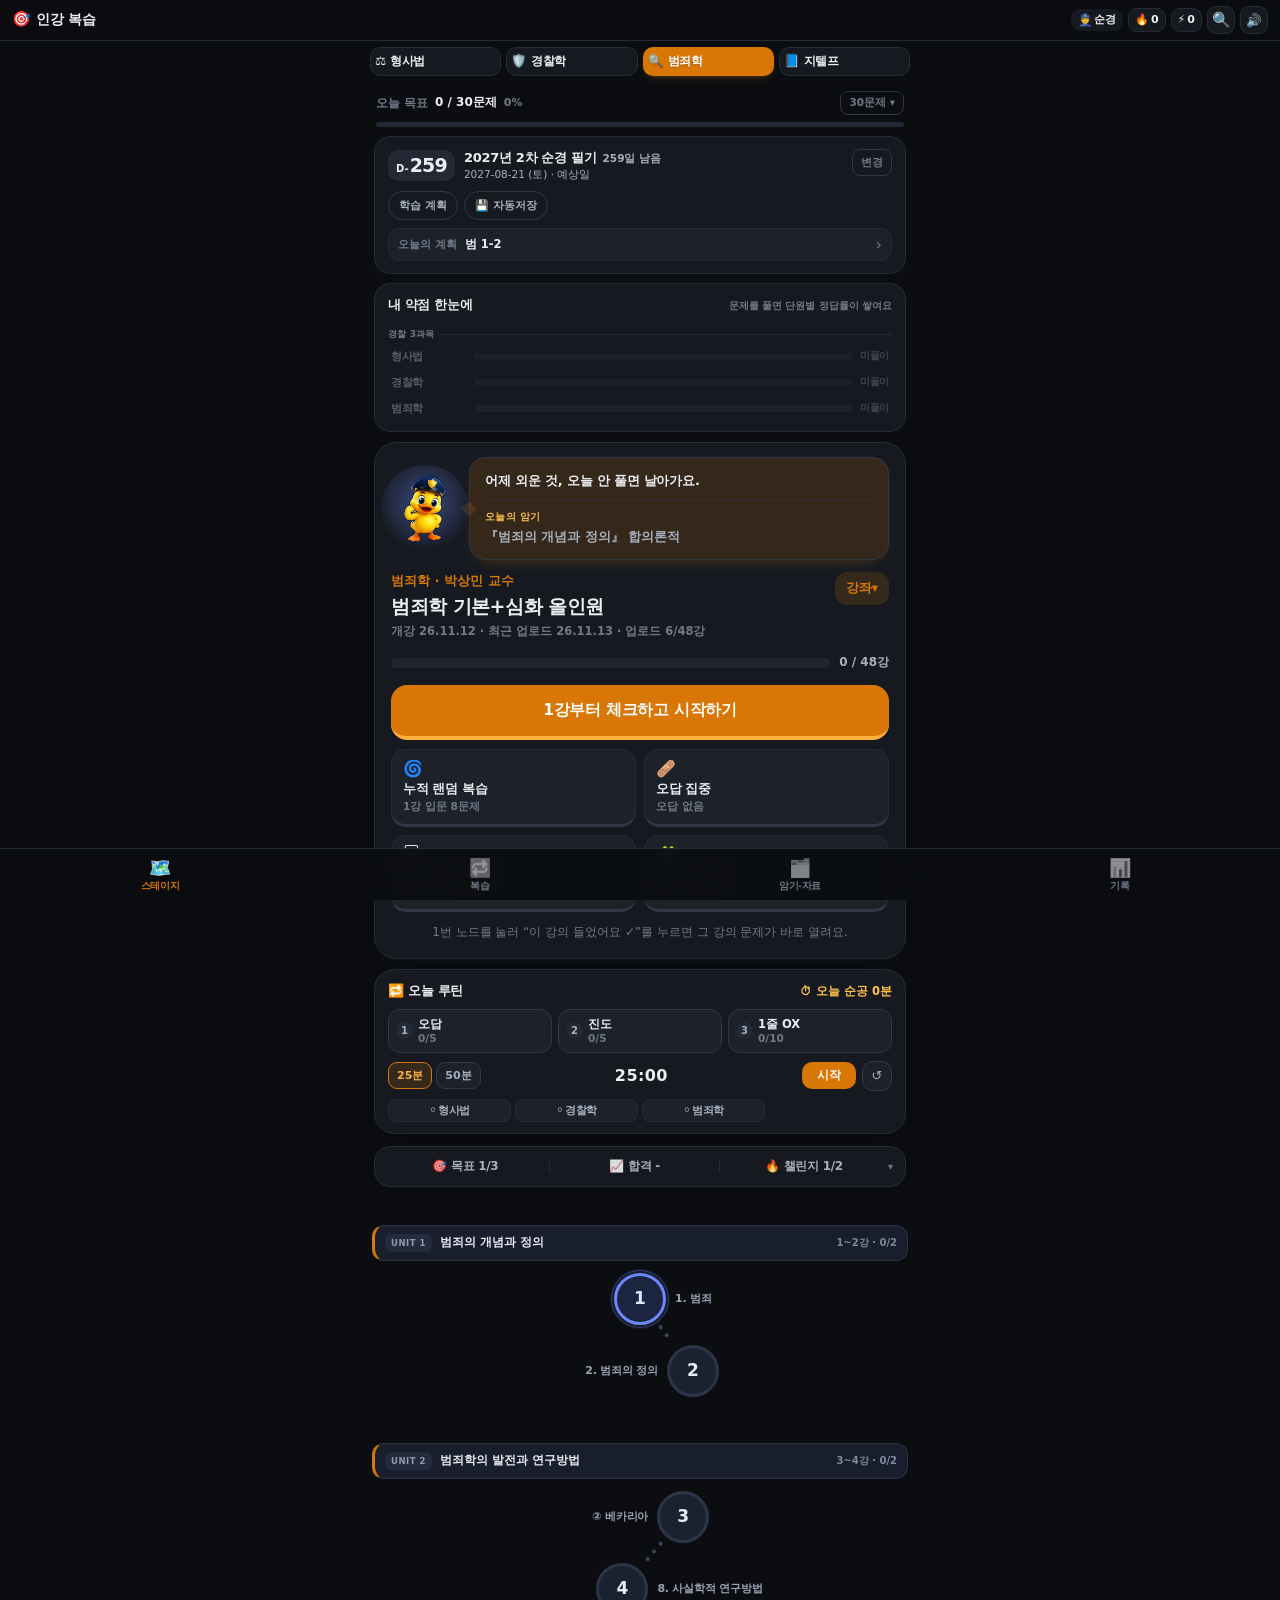
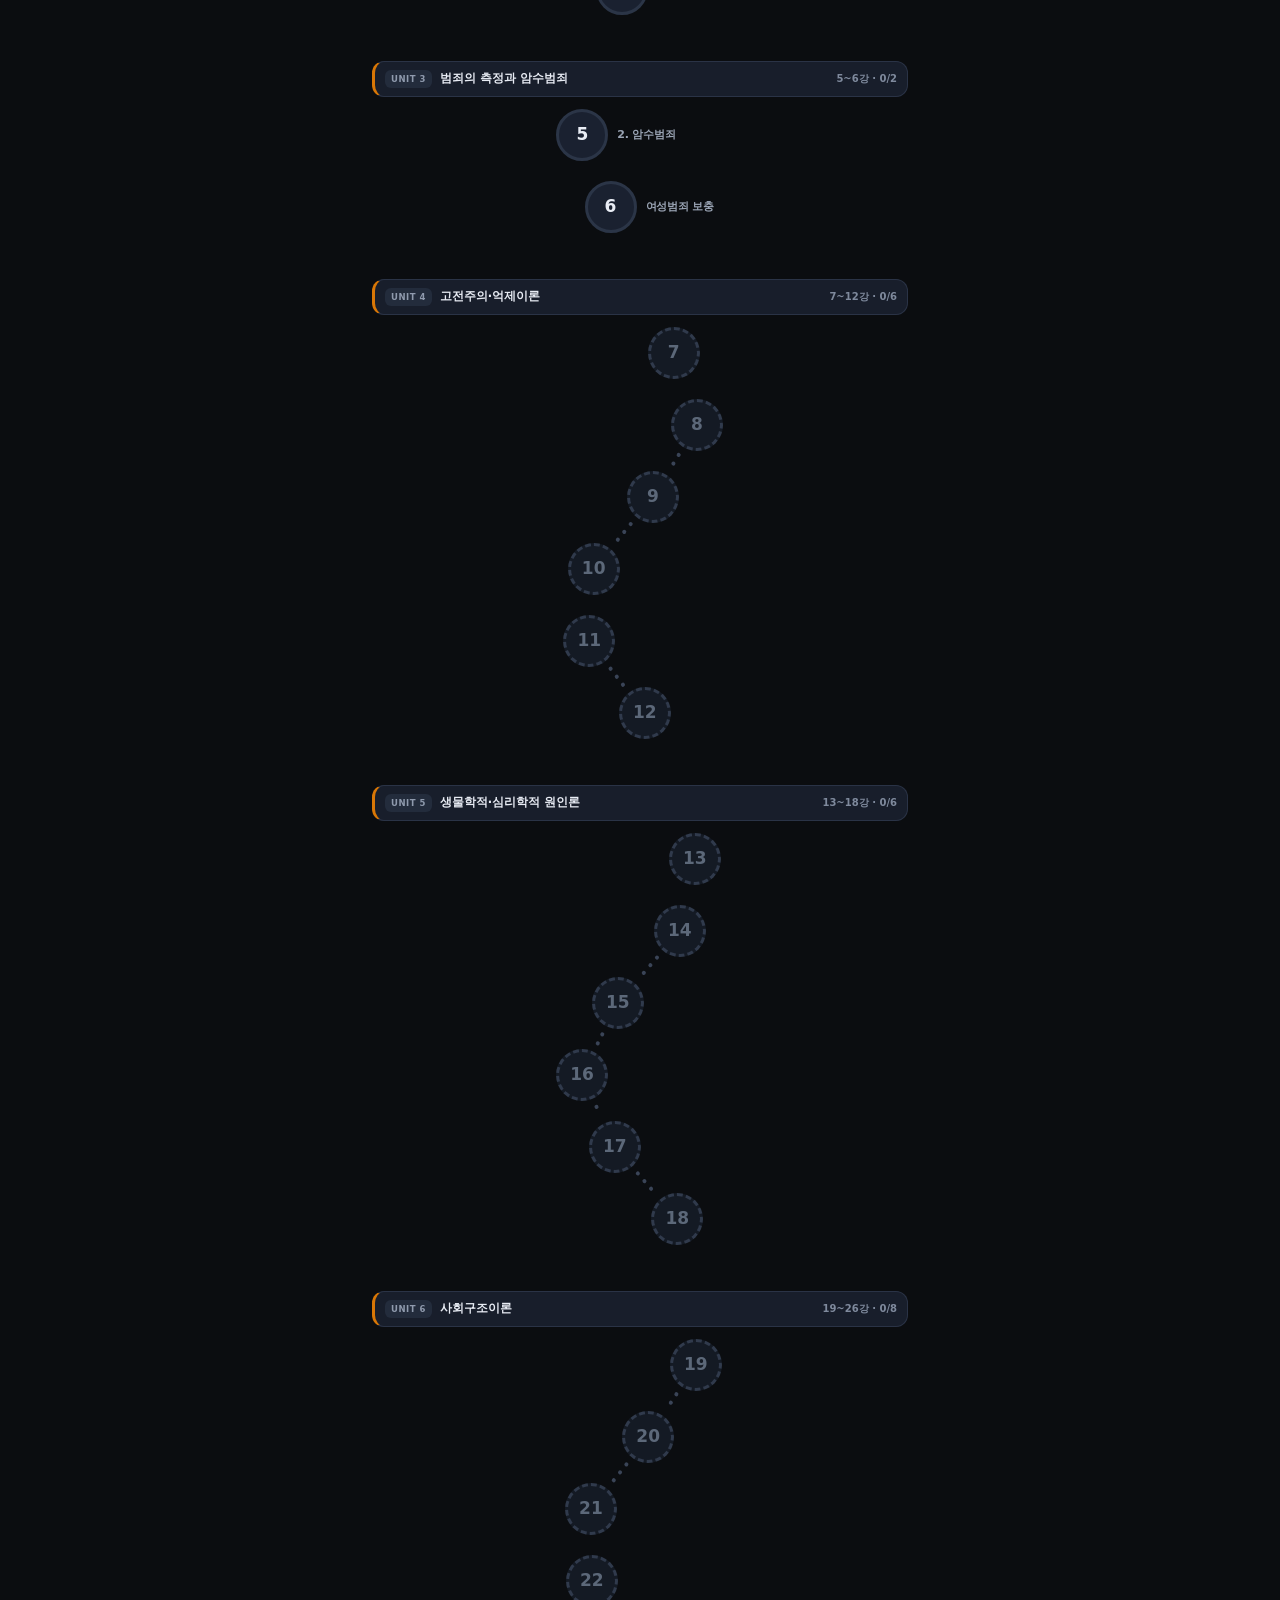
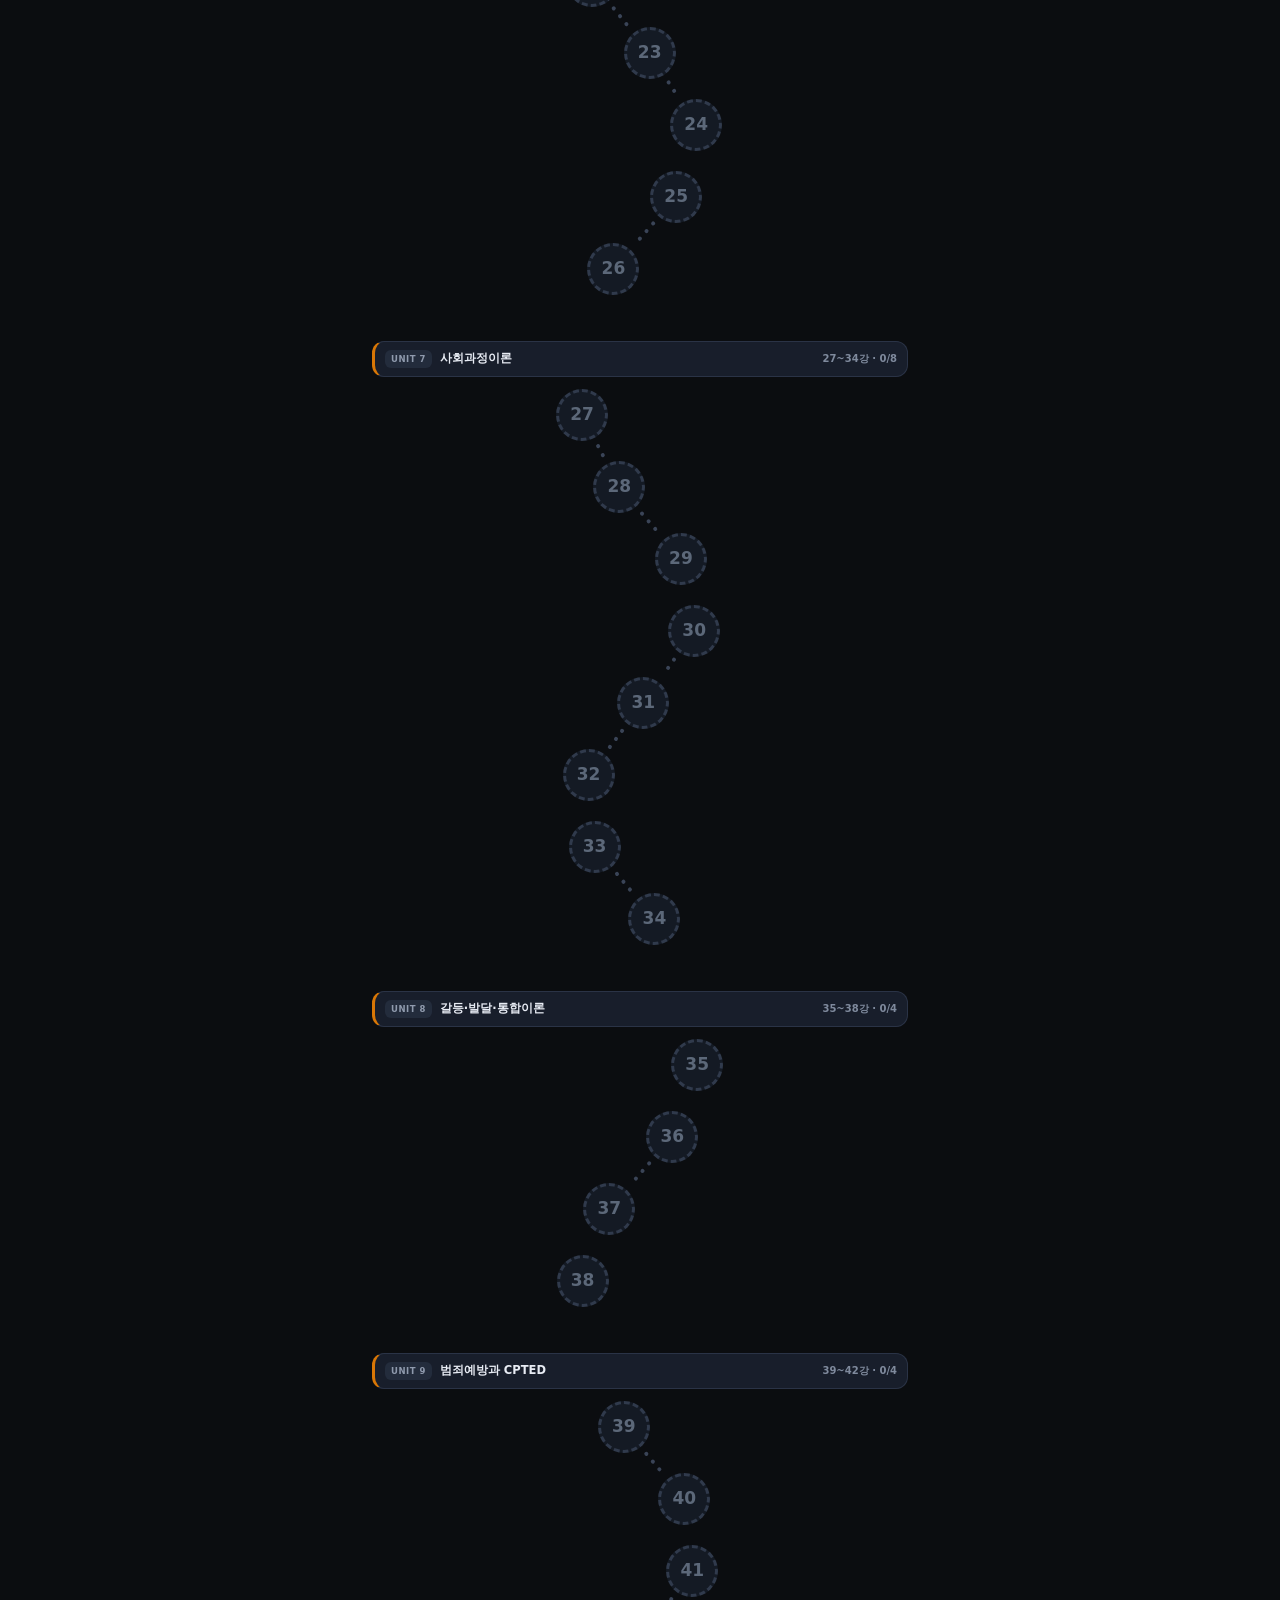
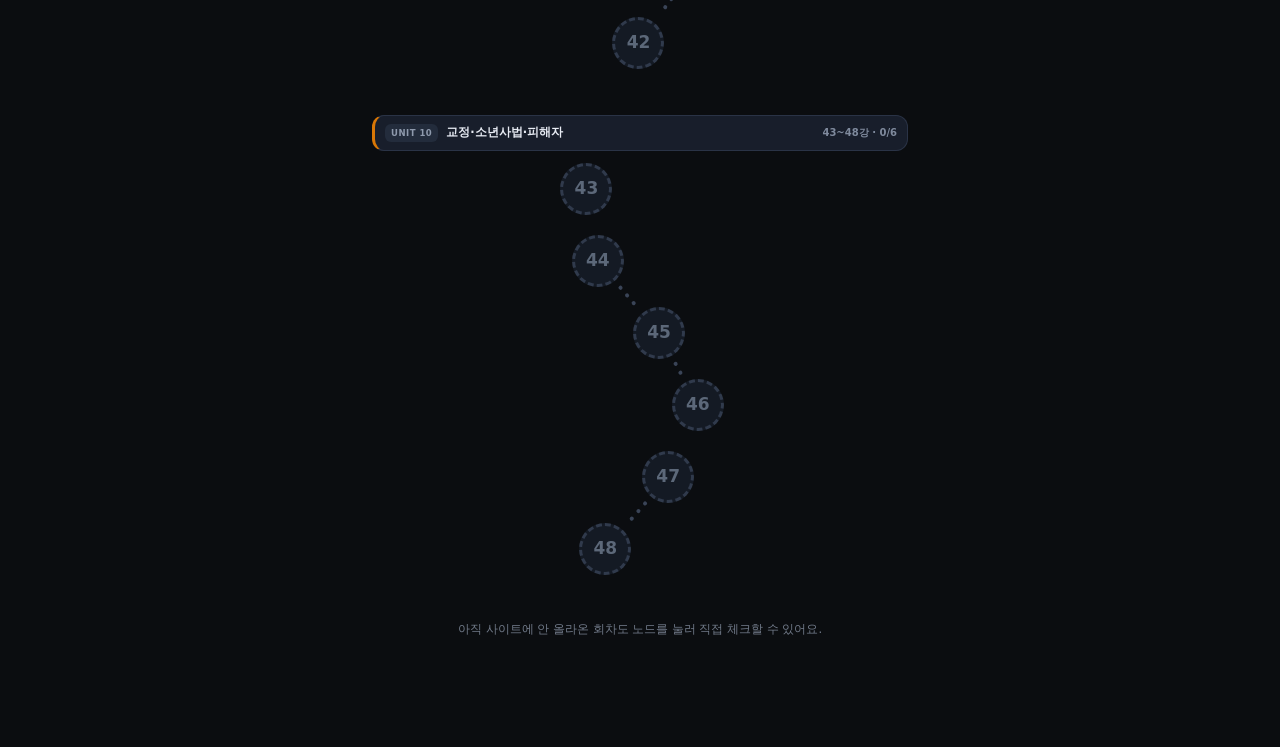
<file: police/index.html>
<!doctype html>
<html lang="ko">
<head>
<meta charset="utf-8">
<meta name="viewport" content="width=device-width,initial-scale=1,viewport-fit=cover,maximum-scale=1">
<title>인강 복습 · 형사법·경찰학·범죄학·지텔프</title>
<meta name="description" content="형사법(신광은)·경찰학(장정훈)·범죄학(박상민)·지텔프(켈리 G-POINT 33) 진도를 체크하고, 들은 강의·G-POINT만 골라 누적 랜덤 복습하는 듀오링고식 학습 앱">
<meta name="theme-color" content="#101828">
<meta name="apple-mobile-web-app-capable" content="yes">
<meta name="mobile-web-app-capable" content="yes">
<meta name="apple-mobile-web-app-status-bar-style" content="black-translucent">
<meta name="apple-mobile-web-app-title" content="인강 복습">
<link rel="manifest" href="manifest.webmanifest">
<link rel="apple-touch-icon" href="icon-180.png">
<link rel="icon" href="icon.svg" type="image/svg+xml">
<link rel="stylesheet" href="style.css?v=2026112802">
</head>
<body>

<header class="top">
  <div class="brand"><span class="brand-dot">🎯</span><span class="brand-txt">인강 복습</span></div>
  <div class="hud">
    <button id="rankBadge" class="rank-badge" aria-label="내 계급">👮 순경</button>
    <div class="hud-chip" title="연속 학습일"><span>🔥</span><b id="streakN">0</b></div>
    <div class="hud-chip" title="포인트"><span>⚡</span><b id="xpN">0</b></div>
    <button id="searchBtn" class="hud-btn" aria-label="키워드 검색">🔍</button>
    <button id="mute" class="hud-btn" aria-label="소리 켜기/끄기">🔊</button>
  </div>
</header>

<nav class="subtabs" id="subtabs"></nav>

<main id="view-stage" class="view">
  <section class="goalbar" id="goalBar" aria-label="오늘의 학습 목표">
    <div class="gb-top">
      <span class="gb-label">오늘 목표</span>
      <b id="gbText">0 / 30문제</b>
      <span class="gb-pct" id="gbPct">0%</span>
      <button class="gb-set" id="gbSet" aria-label="목표 문제 수 바꾸기">30문제 ▾</button>
    </div>
    <div class="gb-track"><i id="gbFill"></i></div>
    <div class="gb-done hidden" id="gbDone">오늘 목표 달성 · 이 정도면 충분해요</div>
  </section>

  <!-- 지텔프 탭의 주인공: 지텔프 D-1 대시보드 (다른 과목 탭에서는 숨김) -->
  <section class="gtd hidden" id="gtDash" aria-label="지텔프 시험 대시보드">
    <div class="gtd-top">
      <b class="gtd-t"><span id="gtdDday">D-1</span> 지텔프 · 문법 몰빵</b>
      <span class="gtd-badge" id="gtdBadge">—</span>
    </div>
    <div class="gtd-score"><b id="gtdScore">0 / 26</b><i id="gtdScoreNote">안전빵 23개까지 4개</i></div>
    <div class="gtd-bar"><i id="gtdBarFill"></i><em class="gtd-goal" aria-hidden="true"></em></div>
    <p class="gtd-meta" id="gtdMeta"></p>
    <button class="gtd-main" id="gtdWeak15">
      <span class="gm-t"><b>약점 집중 15문제</b><i id="gtdWeakSub">지금 시작 ›</i></span>
      <span class="gm-go">›</span>
    </button>
    <div class="gtd-pair">
      <button class="gtd-mini" id="gtdMini26"><b>실전 26문항</b><i>20분 · 실제 비율</i></button>
      <button class="gtd-mini" id="gtdCheat"><b>3초 컷 치트시트</b><i>시험장 1페이지</i></button>
    </div>
    <button class="gtd-row" id="gtdBook"><span>내 오답 공식 암기장</span><span class="n" id="gtdBookN">0</span><span class="go">›</span></button>
    <button class="gtd-fold" id="gtdFold" aria-expanded="false" aria-controls="gtdMore"><span>합격 기준 · 팁 보기</span><i>▾</i></button>
    <div class="gtd-more hidden" id="gtdMore">
      <div class="gtd-tbl" id="gtdTable"></div>
      <p class="gtd-tip">청취·독해는 전 문항 <b>같은 번호 한 줄</b>로 통일하고, 문법 26문항에 <b>20분</b>을 다 써요.</p>
    </div>
  </section>

  <!-- 경찰 3과목 탭: 순경 필기 D-day 카드 -->
  <section class="dday slim" id="ddayCard">
    <div class="dday-main">
      <div class="dday-badge"><span>D-</span><b id="ddayNum">0</b></div>
      <div class="dday-info">
        <div class="dday-t"><b id="ddayTitle">2027년 2차 순경 필기</b><em id="ddayLeft">0일 남음</em></div>
        <i id="ddaySub">2027-08-21 (토) · 예상일</i>
      </div>
      <button class="dday-edit" id="ddayEdit">변경</button>
    </div>
    <div class="dday-chips">
      <button class="dday-chip" id="planChip">학습 계획</button>
      <button class="dday-chip save" id="saveBadge" title="이 기기 브라우저에 자동 저장">자동저장</button>
    </div>
    <button class="today-plan" id="todayPlanRow">
      <span class="tp-k">오늘의 계획</span>
      <b class="tp-v" id="todayPlanTxt">계산 중…</b>
      <i class="tp-go">›</i>
    </button>
  </section>

  <section class="insight" id="insightCard" aria-label="내 약점 한눈에 보기">
    <div class="ic-head">
      <b>내 약점 한눈에</b>
      <span id="icNote">정답률 낮은 순 · (맞힌/푼)</span>
    </div>
    <div class="ic-rows" id="icRows"></div>
  </section>

  <!-- 지텔프 탭에서 순경 필기는 1줄 요약으로만 -->
  <button class="gtmini hidden" id="gtMiniRow" aria-label="2027년 2차 순경 필기 D-day와 오늘의 계획">
    <span class="gm-d">순경 <b id="gmDday">D-266</b></span>
    <span class="gm-p" id="gmPlan">오늘의 계획 ›</span>
  </button>

  <section class="hero" id="hero">
    <div class="mascot-row">
      <span class="mascot-box"><img class="mascot" src="assets/mascot-happy.png?v=2026112116" width="68" height="68" alt="경찰 오리 마스코트" decoding="async"></span>
      <div class="bubble">
        <p class="bub-lead" id="homeBubble">오늘 몫은 오늘 끝내는 게 제일 싸요.</p>
        <div class="bub-memo"><span class="bm-k">오늘의 암기</span><b id="bubMemo">—</b></div>
      </div>
    </div>
    <div class="hero-head">
      <div>
        <div class="hero-sub" id="heroSub">형사법 · 신광은</div>
        <h1 class="hero-name" id="heroName">형법 [총론]</h1>
        <div class="hero-meta" id="heroMeta"></div>
      </div>
      <button class="course-btn" id="courseBtn">강좌<span id="courseChev">▾</span></button>
    </div>
    <div class="hero-prog">
      <div class="bar"><i id="progBar"></i></div>
      <div class="prog-txt" id="progTxt">0 / 0강</div>
    </div>
    <button class="btn primary" id="ctaToday">오늘 들은 강의 문제 풀기</button>
    <div class="tile-grid">
      <button class="tile" id="ctaAll"><span class="t-ico">🌀</span><b>누적 랜덤 복습</b><i id="tileAllSub">배운 진도까지</i></button>
      <button class="tile" id="ctaWrong"><span class="t-ico">🩹</span><b>오답 집중</b><i id="tileWrongSub">오답 없음</i></button>
      <button class="tile" id="ctaCards"><span class="t-ico">🃏</span><b>10초 암기 카드</b><i id="tileCardSub">배운 진도</i></button>
      <button class="tile" id="ctaBlank"><span class="t-ico">🧩</span><b>빈칸 채우기</b><i id="tileBlankSub">배운 진도</i></button>
    </div>
    <p class="hero-note" id="heroNote"></p>
  </section>

  <section class="routine" id="routine" aria-label="오늘 루틴">
    <div class="rt-head">
      <b>🔁 오늘 루틴</b>
      <span class="rt-focus" id="rtFocus">⏱ 오늘 순공 0분</span>
    </div>
    <div class="rt-steps" id="rtSteps"></div>
    <div class="rt-timer">
      <div class="rt-lens">
        <button class="rt-len on" data-min="25">25분</button>
        <button class="rt-len" data-min="50">50분</button>
      </div>
      <b class="rt-clock" id="rtClock">25:00</b>
      <button class="rt-go" id="rtGo">시작</button>
      <button class="rt-rst" id="rtReset" aria-label="타이머 초기화">↺</button>
    </div>
    <div class="rt-lights" id="rtLights"></div>
  </section>

  <button class="shield-bar hidden" id="shieldBar">
    <span class="sb-ico">🛡️</span>
    <span class="sb-body"><b>어제 하루가 비었어요</b><i>80 P로 연속 불꽃을 지킬 수 있어요</i></span>
    <span class="sb-go" id="shieldGo">지키기</span>
  </button>

  <section class="dash" id="dash">
    <button class="dash-bar" id="dashBar" aria-expanded="false" aria-controls="dashPanel">
      <span class="dash-item"><i>🎯</i><b id="dashQuest">목표 0/3</b></span>
      <span class="dash-dot"></span>
      <span class="dash-item"><i>📈</i><b id="dashPass">합격 -</b></span>
      <span class="dash-dot"></span>
      <span class="dash-item"><i>🔥</i><b id="dashChal">챌린지 0/2</b></span>
      <span class="dash-caret" id="dashCaret">▾</span>
    </button>
    <div class="dash-panel hidden" id="dashPanel">
  <section class="week-card" id="weekCardDash">
    <div class="week-head"><b>🔥 이번 주 불꽃</b><span id="weekNoteDash">-</span></div>
    <div class="week-row" id="weekRowDash"></div>
    <div class="week-streak" id="weekStreakDash">오늘 한 문제라도 풀면 불꽃이 켜져요</div>
  </section>
  <section class="quest" id="questCard">
    <div class="quest-head"><b>오늘의 목표</b><span id="questPct">0/3 완료</span></div>
    <div class="quest-line">
      <span class="ql-label">⚡ P</span>
      <div class="bar"><i id="goalXpBar"></i></div>
      <span class="ql-val" id="goalXpTxt">0 / 50 P</span>
    </div>
    <div class="quest-line">
      <span class="ql-label">✏️ 문제</span>
      <div class="bar"><i id="goalQBar"></i></div>
      <span class="ql-val" id="goalQTxt">0 / 10문제</span>
    </div>
    <div class="quest-items">
      <span class="quest-item" id="questLec">📚 강의 체크 <b id="goalLecTxt">0 / 1강</b></span>
      <span class="quest-item" id="questXp">⚡ 50 P</span>
      <span class="quest-item" id="questQ">✏️ 10문제</span>
    </div>
  </section>

  <section class="pass-card">
    <div class="pass-top"><b>🎯 합격 예측</b><span id="passPct">-</span></div>
    <div class="bar"><i id="passBar"></i></div>
    <div class="pass-meta"><span id="passTxt">문제를 풀면 예측이 나와요</span><em id="passNeed">목표: 문법 22/26</em></div>
  </section>

  <section class="challenge">
    <div class="ch-head"><b>오늘의 챌린지</b><span>매일 바뀌어요</span></div>
    <div id="challengeList"></div>
  </section>
    </div>
  </section>

  <div class="path-wrap">
    <svg id="pathSvg" class="path-svg" aria-hidden="true"></svg>
    <div id="path" class="path"></div>
  </div>
  <div class="foot-note">아직 사이트에 안 올라온 회차도 노드를 눌러 직접 체크할 수 있어요.</div>
</main>

<main id="view-review" class="view hidden">
  <h1 class="page-title">복습</h1>
  <p class="page-sub" id="reviewSub">들은 강의에서만 문제가 나옵니다.</p>
  <button class="search-trigger" data-search="1"><span>🔍</span><b>키워드 검색</b><i>불심검문 · 가정법 · 공소시효 · 장정훈</i></button>
  <section class="week-card tight">
    <div class="week-head"><b>🔥 이번 주 불꽃</b><span id="weekNoteRev">-</span></div>
    <div class="week-row" id="weekRowRev"></div>
  </section>
  <div class="cards">
    <button class="mode-card mini-btn" id="mMini">
      <span class="mode-ico">🎯</span>
      <span class="mode-body"><b>미니 모의고사</b><i id="mMiniTxt">타이머 · OMR · 제출 후 일괄 채점</i></span>
      <span class="mode-go">›</span>
    </button>
    <button class="mode-card exam-btn" id="mExamBank">
      <span class="mode-ico">📝</span>
      <span class="mode-body"><b>2026년 2차 기출 100문항</b><i id="mExamTxt">형사법 40 · 경찰학 40 · 범죄학 20</i></span>
      <span class="mode-go">›</span>
    </button>
    <button class="mode-card" id="mToday">
      <span class="mode-ico">📅</span>
      <span class="mode-body"><b>오늘 들은 강의</b><i id="mTodayTxt">-</i></span>
      <span class="mode-go">›</span>
    </button>
    <button class="mode-card" id="mAll">
      <span class="mode-ico">🌀</span>
      <span class="mode-body"><b>누적 랜덤 복습</b><i id="mAllTxt">-</i></span>
      <span class="mode-go">›</span>
    </button>
    <button class="mode-card" id="mWrong">
      <span class="mode-ico">🩹</span>
      <span class="mode-body"><b>오답 집중 복습</b><i id="mWrongTxt">-</i></span>
      <span class="mode-go">›</span>
    </button>
    <button class="mode-card ox-btn" id="mOx">
      <span class="mode-ico">⭕</span>
      <span class="mode-body"><b>5분 1줄 OX 회독</b><i id="mOxTxt">기출 선지 한 문장씩 O/X</i></span>
      <span class="mode-go">›</span>
    </button>
  </div>

  <h2 class="sec-title">약점 단원 TOP 3 <span class="sec-note" id="weakHint">오답이 많은 단원부터</span></h2>
  <div id="weakTop" class="weak-top"></div>

  <h2 class="sec-title">문제 수</h2>
  <div class="chip-row" id="lenChips">
    <button class="chip" data-len="5">5문제</button>
    <button class="chip" data-len="10">10문제</button>
    <button class="chip" data-len="20">20문제</button>
    <button class="chip" data-len="999">끝까지</button>
  </div>
  <label class="switch-row">
    <span>다른 과목까지 섞기</span>
    <input type="checkbox" id="mixAll">
    <i class="switch"></i>
  </label>
</main>

<main id="view-memo" class="view hidden">
  <h1 class="page-title">암기 · 자료</h1>
  <p class="page-sub" id="memoSub">체크한 진도 안에서만 나와요.</p>
  <button class="search-trigger" data-search="1"><span>🔍</span><b>키워드 검색</b><i>조문 · 숫자 · 두문자 · 자료실 PDF까지</i></button>
  <div class="seg" id="memoSeg">
    <button class="seg-b on" data-seg="card">🃏 카드</button>
    <button class="seg-b" data-seg="gp">📘 G-POINT</button>
    <button class="seg-b" data-seg="law">⚖️ 조문·두문자</button>
    <button class="seg-b" data-seg="mn">🔤 두문자</button>
    <button class="seg-b" data-seg="lib">📂 자료실</button>
    <button class="seg-b" data-seg="phys">💪 체력</button>
  </div>

  <section id="segCard">
    <div class="card-stat">
      <span id="cfMeta">카드 0장</span>
      <button class="mini" id="cfRestart">🔄 처음부터</button>
    </div>
    <button class="fcard" id="fcard" aria-label="카드를 눌러 정답 보기">
      <span class="fc-tag" id="fcTag">-</span>
      <span class="fc-scroll">
        <span class="fc-face fc-front" id="fcFront">카드를 눌러 주세요</span>
        <span class="fc-face fc-back" id="fcBack"></span>
      </span>
      <span class="fc-hint">탭하면 뒤집혀요</span>
    </button>
    <div class="fc-actions">
      <button class="btn ghost" id="fcHard">🤔 헷갈림</button>
      <button class="btn primary" id="fcKnown">✅ 외웠음</button>
    </div>
    <button class="btn ghost wide" id="goBlank" style="margin-top:12px">🧩 핵심 빈칸 채우기</button>
  </section>

  <section id="segGp" class="hidden"></section>
  <section id="segLaw" class="hidden"></section>
  <section id="segMn" class="hidden"></section>
  <section id="segLib" class="hidden"></section>
  <section id="segPhys" class="hidden"></section>
</main>

<main id="view-stats" class="view hidden">
  <h1 class="page-title">기록</h1>
  <div class="stat-grid">
    <div class="stat"><b id="stStreak">0</b><span>연속 학습일</span></div>
    <div class="stat"><b id="stXp">0</b><span>P</span></div>
    <div class="stat"><b id="stAcc">-</b><span>정답률</span></div>
    <div class="stat"><b id="stAns">0</b><span>푼 문제</span></div>
    <div class="stat wide"><b id="stToday">0</b><span>오늘 체크한 강의·G-POINT</span></div>
  </div>
  <section class="week-card">
    <div class="week-head"><b>🔥 이번 주 불꽃</b><span id="weekNoteStats">-</span></div>
    <div class="week-row" id="weekRowStats"></div>
    <div class="week-streak" id="weekStreakStats">-</div>
  </section>
  <h2 class="sec-title">과목별 진도</h2>
  <div id="stProg" class="prog-list"></div>
  <h2 class="sec-title">약점 단원</h2>
  <div id="stWeak" class="weak-list"></div>
  <button class="btn ghost wide" id="stWeakGo">🧩 약점 단원만 집중 복습</button>
  <h2 class="sec-title">오답노트</h2>
  <button class="book-entry wide" id="stBookEntry" aria-label="내 오답 공식 암기장 열기">
    <span class="be-ico">📝</span>
    <span class="be-body"><b>내 오답 공식 암기장</b><i>틀린 문제의 3초 컷 공식을 모아 봐요</i></span>
    <span class="be-n" id="stBookN">0</span>
    <span class="be-go">›</span>
  </button>
  <button class="btn ghost wide" id="stWrongGo">🩹 오답 바로 복습</button>
  <div id="stWrong" class="wrong-list"></div>
  <h2 class="sec-title">설정</h2>
  <button class="btn ghost wide" id="installTip">📲 홈화면에 추가하는 방법</button>
  <button class="btn danger wide" id="reset">학습 기록 초기화</button>
  <p class="tiny">기록은 이 기기 브라우저(localStorage)에만 저장됩니다.</p>
  <p class="tiny" id="credit">문제 원문: 경찰청 공개 기출(2024~2026년 순경·경행경채, 2026년 2차는 헌법 제외 형사법·경찰학·범죄학 100문항)·합격의법학원 서진호 경찰학 적중모의고사(2022.3.20.)·켈리 지텔프 카페·미래인재경찰 김준기 지텔프 D-1 어법 모의고사 1·2·3회 78문항(정답·해설은 자체 작성) · 해설: 공시모아 CBT·합격의법학원·켈리 카페</p>
</main>

<nav class="tabbar">
  <button class="tab on" data-view="stage"><span>🗺️</span><i>스테이지</i></button>
  <button class="tab" data-view="review"><span>🔁</span><i>복습</i></button>
  <button class="tab" data-view="memo"><span>🗂️</span><i>암기·자료</i></button>
  <button class="tab" data-view="stats"><span>📊</span><i>기록</i></button>
</nav>

<div id="quiz" class="quiz hidden">
  <div class="quiz-top">
    <button id="qClose" class="q-close" aria-label="닫기">✕</button>
    <div class="q-top-mid">
      <div class="q-top-row">
        <div class="q-title" id="qTitle">복습</div>
        <div class="combo" id="qCombo">🔥 0</div>
        <div class="q-count" id="qCount">1/10</div>
        <div id="qTimer">⏱ 60</div>
        <button id="qPrev" class="q-nav" aria-label="이전 문제" disabled>←</button>
      </div>
      <div class="q-prog" id="qProg"><i id="qBar"></i><span class="q-prog-gloss"></span></div>
    </div>
  </div>
  <div class="quiz-body" id="qBody"></div>
  <div class="feedback hidden" id="qFb">
    <div class="fb-scroll">
      <div class="fb-head" id="fbHead"></div>
      <div class="fb-text" id="fbText"></div>
    </div>
    <div class="fb-foot">
      <button class="btn ghost" id="fbPrev">← 이전</button>
      <button class="btn ghost" id="fbMark" aria-pressed="false">🔖 오답노트 담기</button>
      <button class="btn primary wide" id="fbNext">다음</button>
    </div>
  </div>
  <div id="comboBanner" class="combo-banner hidden">2연속 정답!</div>
</div>

<div id="gbook" class="gbook hidden">
  <div class="gb-head">
    <button id="gbClose" class="q-close" aria-label="닫기">✕</button>
    <div class="gb-th"><b>📝 내 오답 공식 암기장</b><span id="gbCount">0개</span></div>
    <button class="gb-addbtn" id="gbAddOpen">＋ 공식</button>
  </div>
  <div class="gb-tools">
    <div class="gb-chips" id="gbChips"></div>
  </div>
  <form class="gb-form hidden" id="gbForm" autocomplete="off">
    <label class="gb-fl"><span>공식</span><input id="gbF" type="text" maxlength="60" placeholder="예) without + ~ing" required></label>
    <label class="gb-fl"><span>뜻·시험장 팁</span><input id="gbM" type="text" maxlength="120" placeholder="예) ~하지 않고 · 전치사 뒤는 동명사"></label>
    <div class="gb-types" id="gbTypes"></div>
    <div class="gb-fact">
      <button type="button" class="gb-cancel" id="gbCancel">취소</button>
      <button type="submit" class="gb-save">암기장에 추가</button>
    </div>
  </form>
  <div class="gb-scroll" id="gbList"></div>
  <div class="gb-undo hidden" id="gbUndo"><span id="gbUndoMsg">지웠어요</span><button id="gbUndoBtn">되돌리기</button></div>
</div>

<div id="search" class="search hidden">
  <div class="s-top">
    <button id="sClose" class="q-close" aria-label="닫기">✕</button>
    <div class="s-input-wrap">
      <span class="s-ico">🔍</span>
      <input id="sInput" class="s-input" type="search" inputmode="search" placeholder="불심검문, 가정법, 공소시효, 장정훈" autocomplete="off" autocapitalize="off" spellcheck="false">
    </div>
  </div>
  <div class="s-tabs" id="sTabs">
    <button data-f="all" class="on">전체</button>
    <button data-f="q">문제</button>
    <button data-f="memo">암기표</button>
    <button data-f="lib">자료실</button>
  </div>
  <div class="s-body" id="sBody"></div>
</div>

<div id="blank" class="quiz hidden">
  <div class="quiz-top">
    <button id="bClose" class="q-close" aria-label="닫기">✕</button>
    <div class="q-top-mid">
      <div class="q-top-row">
        <div class="q-title" id="bTitle">🧩 빈칸 채우기</div>
        <div class="q-count" id="bCount">1/10</div>
      </div>
      <div class="q-prog" id="bProg"><i id="bBar"></i><span class="q-prog-gloss"></span></div>
    </div>
  </div>
  <div class="quiz-body" id="bBody"></div>
</div>

<div id="gtcs" class="gtcs hidden" role="dialog" aria-modal="true" aria-label="지텔프 3초 컷 치트시트">
  <div class="gtcs-in">
    <div class="gtcs-head">
      <b>⚡ 시험장 3초 컷 치트시트</b>
      <button id="gtcsClose" class="q-close" aria-label="닫기">✕</button>
    </div>
    <div class="gtcs-scroll" id="gtcsBody"></div>
    <div class="gtcs-foot">
      <button class="btn primary wide" id="gtcsBook">📝 내 오답 공식 암기장 열기</button>
      <button class="btn ghost wide" id="gtcsOk">닫기</button>
    </div>
  </div>
</div>

<div id="sheet" class="sheet hidden">
  <div class="sheet-bg" data-close="1"></div>
  <div class="sheet-in" id="sheetIn"></div>
</div>

<div class="fever-glow"></div>
<div id="fx" class="fx"></div>
<div id="toast" class="toast hidden"></div>

<div id="oxq" class="ox hidden">
  <div class="ox-top">
    <button id="oxClose" class="q-close" aria-label="닫기">✕</button>
    <div class="ox-tmid">
      <div class="ox-trow"><b>⭕ 1줄 OX 회독</b><span id="oxCount">0/0</span></div>
      <div class="ox-bar"><i id="oxBar"></i></div>
    </div>
    <div class="ox-timer" id="oxTimer">05:00</div>
  </div>
  <div class="ox-body" id="oxBody"></div>
</div>

<script src="data.js?v=2026112802"></script>
<script src="app.js?v=2026112803"></script>
</body>
</html>
</file>
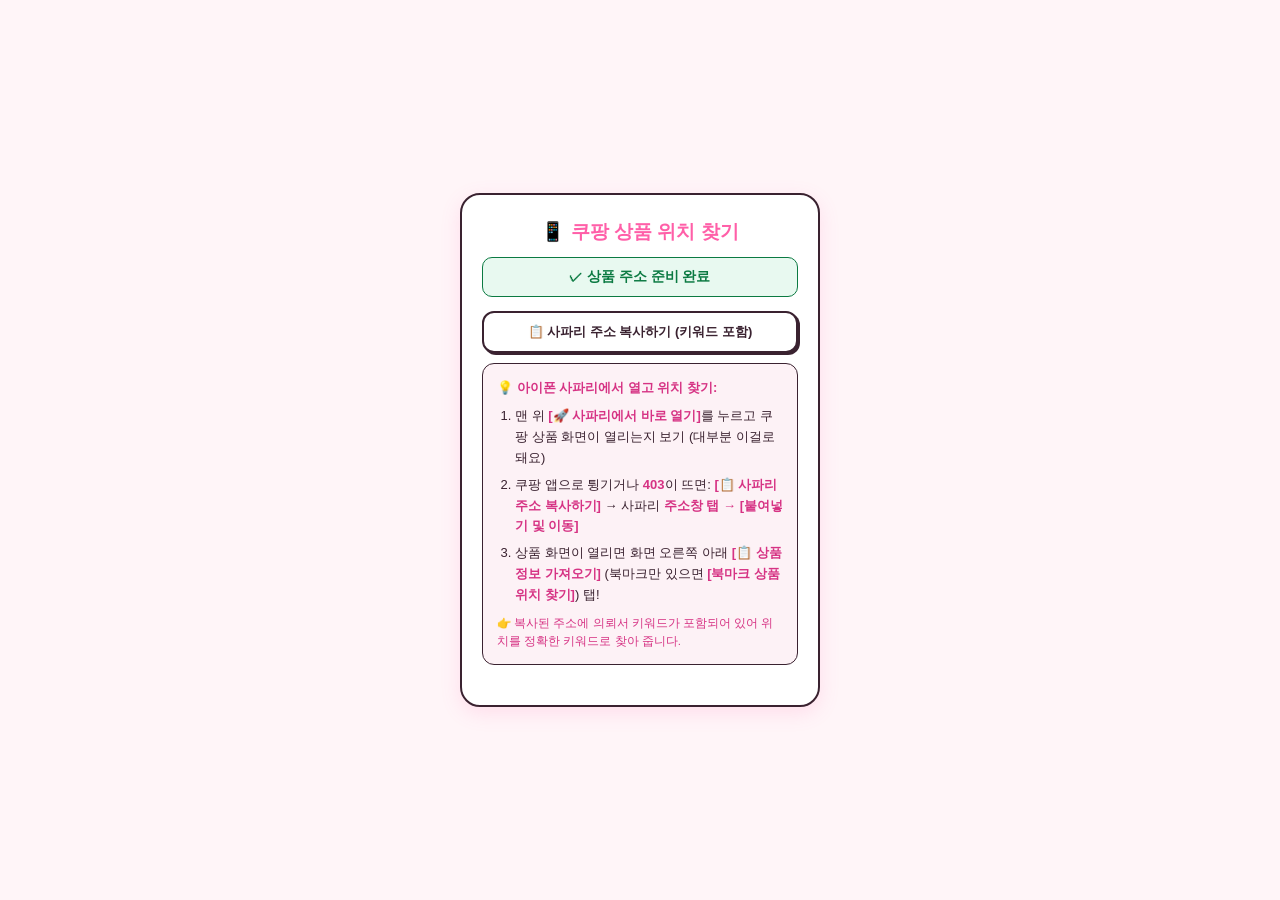
<file: guide/open.html>
<!doctype html>
<html lang="ko">
<head>
  <meta charset="utf-8">
  <meta name="viewport" content="width=device-width, initial-scale=1, viewport-fit=cover">
  <meta name="referrer" content="no-referrer">
  <title>사파리에서 상품 열기</title>
  <style>
    body { font-family: -apple-system, BlinkMacSystemFont, "Apple SD Gothic Neo", sans-serif; display: flex; flex-direction: column; align-items: center; justify-content: center; min-height: 100vh; margin: 0; background: #fff5f8; color: #3a2230; text-align: center; padding: 20px; box-sizing: border-box; }
    .card { background: white; padding: 24px 20px; border-radius: 20px; box-shadow: 0 6px 20px rgba(255,95,168,0.15); max-width: 360px; width: 100%; border: 2.5px solid #3a2230; box-sizing: border-box; }
    h2 { font-size: 19px; margin: 0 0 12px; color: #ff5fa8; }
    .status { background: #e8f9f0; color: #0b7a42; border: 1.5px solid #0b7a42; border-radius: 10px; padding: 10px; font-weight: bold; font-size: 13.5px; margin-bottom: 14px; word-break: keep-all; }
    .kw-card { background: #f0f7ff; border: 1.5px solid #3182f6; border-radius: 12px; padding: 10px 14px; margin-bottom: 14px; text-align: left; }
    .kw-badge { font-size: 11px; font-weight: bold; color: #1971c2; text-transform: uppercase; margin-bottom: 2px; }
    .kw-val { font-size: 16px; font-weight: 800; color: #0c4a6e; word-break: break-all; }
    .guide-box { background: #fdf2f6; border: 1.5px solid #3a2230; border-radius: 12px; padding: 14px; text-align: left; font-size: 13px; line-height: 1.6; color: #3a2230; margin-bottom: 16px; }
    .guide-box b { color: #d63384; }
    .guide-steps { margin: 8px 0 0; padding-left: 18px; }
    .guide-steps li { margin-bottom: 6px; }
    .btn { display: block; width: 100%; box-sizing: border-box; background: #ff5fa8; color: white; padding: 13px; border-radius: 12px; text-decoration: none; font-weight: 900; font-size: 15px; border: 2px solid #3a2230; box-shadow: 2px 2px 0 #3a2230; cursor: pointer; margin-bottom: 10px; text-align: center; }
    .btn.sub { background: #fff; color: #3a2230; font-size: 13px; padding: 10px; }
    /* 🚀 1탭 바로 열기 (v195) */
    .btn.open-safari { background: linear-gradient(135deg, #ff5fa8, #8b5cf6); font-size: 16.5px; padding: 16px 13px; border-width: 2.5px; margin-bottom: 6px; }
    .open-note { font-size: 11.5px; color: #6c757d; margin: 0 0 12px; line-height: 1.45; word-break: keep-all; }
    .btn.ghost { background: #f8f9fa; color: #6c757d; font-size: 12px; padding: 8px; border-color: #adb5bd; box-shadow: none; }
    .btn:active { transform: translate(1px, 1px); box-shadow: 1px 1px 0 #3a2230; }
  </style>
</head>
<body>
  <div class="card">
    <h2>📱 쿠팡 상품 위치 찾기</h2>
    <div class="status" id="cp-st">✓ 상품 주소 준비 완료</div>

    <div class="kw-card" id="kw-card" style="display:none;">
      <div class="kw-badge">🔑 의뢰서 검색 키워드</div>
      <div class="kw-val" id="kw-val"></div>
    </div>

    <a class="btn open-safari" id="open-safari-btn" href="#" target="_blank" rel="noreferrer noopener">🚀 사파리에서 바로 열기</a>
    <div class="open-note" id="open-note">한 번만 누르면 열려요. 쿠팡 앱으로 넘어가거나 403 화면이 나오면 아래 <b>[주소 복사]</b> 방법을 쓰세요.</div>
    <button type="button" class="btn sub" id="copy-safari-btn">📋 사파리 주소 복사하기 (키워드 포함)</button>
    <button type="button" class="btn sub" id="copy-kw-btn" style="display:none;">🔑 키워드만 복사하기</button>

    <div class="guide-box">
      <b>💡 아이폰 사파리에서 열고 위치 찾기:</b>
      <ol class="guide-steps">
        <li>맨 위 <b>[🚀 사파리에서 바로 열기]</b>를 누르고 쿠팡 상품 화면이 열리는지 보기 (대부분 이걸로 돼요)</li>
        <li>쿠팡 앱으로 튕기거나 <b>403</b>이 뜨면: <b>[📋 사파리 주소 복사하기]</b> → 사파리 <b>주소창 탭 → [붙여넣기 및 이동]</b></li>
        <li>상품 화면이 열리면 화면 오른쪽 아래 <b>[📋 상품정보 가져오기]</b> (북마크만 있으면 <b>[북마크 상품위치 찾기]</b>) 탭!</li>
      </ol>
      <div style="font-size:11.5px; color:#d63384; margin-top:8px;">👉 복사된 주소에 의뢰서 키워드가 포함되어 있어 위치를 정확한 키워드로 찾아 줍니다.</div>
    </div>
  </div>
  <script>
    const qs = new URLSearchParams(location.search);
    let target = qs.get("url") || "";
    let rawKw = (qs.get("kw") || (target.match(/[#&]kw=([^&]+)/) || [])[1] || "").trim();
    let kw = rawKw;
    if (kw) {
      try { kw = decodeURIComponent(kw); } catch (e) {}
    }
    // 옵션명이나 복수 키워드가 넘어오더라도 대표 키워드만 단일 추출
    const k0 = kw.split("|")[0].trim();
    const pr = qs.get("pr") || (target.match(/[#&]pr=([^&]+)/) || [])[1] || "";
    const fn = qs.get("fn") || (target.match(/[#&]fn=([^&]+)/) || [])[1] || "";

    function toMobileCp(u) {
      if (!u) return u;
      const pk = (u.match(/[?&]pageKey=(\d+)/) || [])[1];
      if (pk) {
        const item = (u.match(/[?&]itemId=(\d+)/) || [])[1];
        const vendor = (u.match(/[?&]vendorItemId=(\d+)/) || [])[1];
        let res = "https://m.coupang.com/vm/products/" + pk;
        const q = [];
        if (item) q.push("itemId=" + item);
        if (vendor) q.push("vendorItemId=" + vendor);
        if (q.length) res += "?" + q.join("&");
        return res;
      }
      return u.replace(/https?:\/\/(?:www\.)?coupang\.com\/vp\/products\/(\d+)/, "https://m.coupang.com/vm/products/$1");
    }
    function buildTargetUrl(base, k, p, f) {
      if (!base) return base;
      // 쿠팡 403 차단 원천 해결: 쿠팡 URL 쿼리스트링(?kw=, &kw=)에 kw/pr/fn이 들어가면 아카마이 방화벽이 100% 차단함
      // 따라서 쿼리스트링에서는 kw/pr/fn을 완전히 제거하고 오직 해시(#kw=)로만 키워드를 전달해야 안전함 (11/01 v143)
      let res = toMobileCp(base.replace(/#(kw|pr|fn)=.*$/, "").replace(/[?&](kw|pr|fn)=[^&#]*/g, "").replace(/\?&/, "?").replace(/[?&]$/, ""));
      const h = [];
      if (k) h.push("kw=" + encodeURIComponent(k));
      if (p) h.push("pr=" + p);
      if (f) h.push("fn=" + encodeURIComponent(f));
      if (h.length) res += "#" + h.join("&");
      return res;
    }
    const cleanTarget = toMobileCp(target.replace(/#(kw|pr|fn)=.*$/, "").replace(/[?&](kw|pr|fn)=[^&#]*/g, "").replace(/\?&/, "?").replace(/[?&]$/, ""));
    const fullTarget = buildTargetUrl(cleanTarget, k0, pr, fn);

    const kwCard = document.getElementById("kw-card");
    const kwVal = document.getElementById("kw-val");
    const copyKwBtn = document.getElementById("copy-kw-btn");
    const cpSt = document.getElementById("cp-st");
    const copySafariBtn = document.getElementById("copy-safari-btn");
    const openBtn = document.getElementById("open-safari-btn");
    const openNote = document.getElementById("open-note");

    /* 🚀 1탭 바로 열기 (v195): 주소에 붙은 #kw= 해시를 그대로 들고 새 탭으로 */
    const goTarget = fullTarget || cleanTarget;
    if (openBtn) {
      if (goTarget) {
        openBtn.href = goTarget;
        openBtn.addEventListener("click", () => {
          cpSt.textContent = "🚀 사파리에서 여는 중… 안 열리면 아래 [주소 복사] 방법";
        });
      } else {
        openBtn.style.display = "none";
        if (openNote) openNote.style.display = "none";
      }
    }

    if (k0) {
      kwCard.style.display = "block";
      kwVal.textContent = k0;
      copyKwBtn.style.display = "block";
      copyKwBtn.textContent = '🔑 키워드만 복사 ("' + k0 + '")';
    }

    // 진입 시 자동으로 키워드가 포함된 주소를 클립보드에 복사해 둠
    if (fullTarget && navigator.clipboard && navigator.clipboard.writeText) {
      navigator.clipboard.writeText(fullTarget).then(() => {
        cpSt.textContent = "✓ 주소(키워드 포함) 자동 복사 완료";
      }).catch(() => {});
    }

    copySafariBtn.addEventListener("click", () => {
      const toCopy = fullTarget || cleanTarget;
      if (!toCopy) return;
      if (navigator.clipboard && navigator.clipboard.writeText) {
        navigator.clipboard.writeText(toCopy).then(() => {
          cpSt.textContent = "✓ 주소를 복사했어요! 사파리 주소창에 붙여넣기 하세요";
        }).catch(() => {
          prompt("아래 주소를 복사해 주세요:", toCopy);
        });
      } else {
        prompt("아래 주소를 복사해 주세요:", toCopy);
      }
    });

    copyKwBtn.addEventListener("click", () => {
      const k0 = kw.split("|")[0];
      if (!k0) return;
      if (navigator.clipboard && navigator.clipboard.writeText) {
        navigator.clipboard.writeText(k0).then(() => {
          cpSt.textContent = '✓ 키워드 "' + k0 + '" 복사 완료';
        }).catch(() => {
          prompt("키워드를 복사해 주세요:", k0);
        });
      } else {
        prompt("키워드를 복사해 주세요:", k0);
      }
    });
  </script>
</body>
</html>
</file>
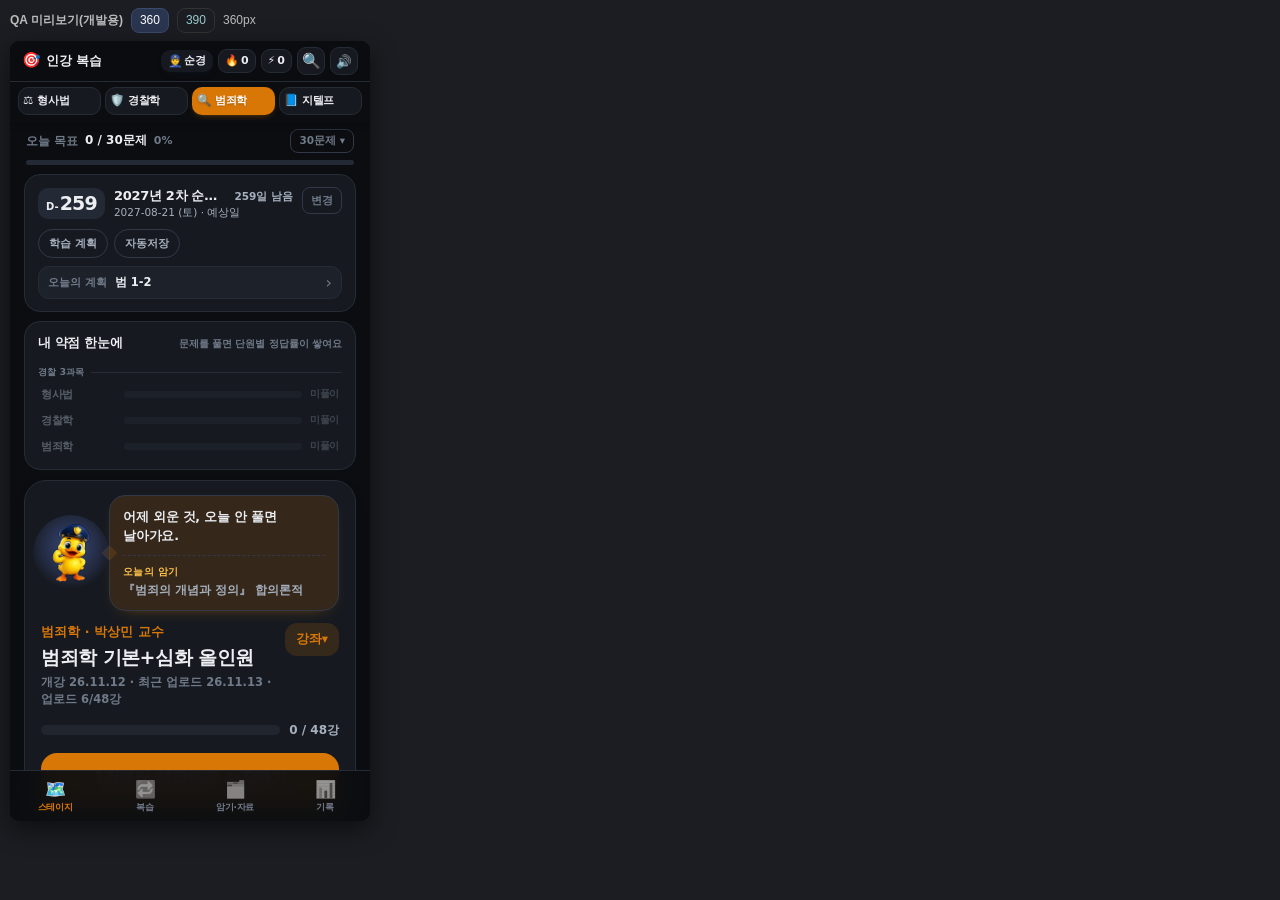
<file: police/qa.html>
<!doctype html>
<html lang="ko">
<head>
<meta charset="utf-8">
<meta name="robots" content="noindex">
<title>QA 미리보기</title>
<style>
  html,body{margin:0;background:#1b1d22;font:12px/1.4 -apple-system,sans-serif;color:#bbb}
  .bar{display:flex;gap:8px;padding:8px 10px;align-items:center}
  .bar a{color:#9cc;text-decoration:none;border:1px solid #333;padding:3px 8px;border-radius:8px}
  .bar a.on{background:#2a3550;color:#fff;border-color:#3a4a6a}
  .stage{padding:0 10px 10px;display:flex;gap:12px;align-items:flex-start}
  iframe{border:0;background:#000;border-radius:10px;box-shadow:0 8px 24px rgba(0,0,0,.5)}
</style>
</head>
<body>
<div class="bar"><b>QA 미리보기(개발용)</b><a href="?w=360" id="l360">360</a><a href="?w=390" id="l390">390</a><span id="info"></span></div>
<div class="stage" id="stage"></div>
<script>
  var q = new URLSearchParams(location.search);
  var w = Number(q.get('w') || 360);
  document.getElementById(w === 390 ? 'l390' : 'l360').className = 'on';
  var f = document.createElement('iframe');
  f.id = 'f'; f.width = w; f.height = Number(q.get('h') || 780);
  f.src = 'index.html' + (q.get('q') ? '?' + q.get('q') : '');
  document.getElementById('stage').appendChild(f);
  document.getElementById('info').textContent = w + 'px';
</script>
</body>
</html>
</file>
<file: police/style.css>
:root{
  /* 다크 블랙 테마 */
  --bg:#0B0D10; --bg2:#0E1116; --card:#161A20; --card2:#1C212A; --card3:#232935;
  --ink:#ECEEF2; --ink2:#A7B0BE; --ink3:#717A89;
  --line:#262C36; --line2:#313847;
  --gold:#ffc24b; --gold-d:#e0a218; --green:#34d399; --red:#f87171;
  --c:#6E8BFF; --c-soft:rgba(110,139,255,.16); --c-dark:#8ba6ff;
  --shadow:0 10px 28px -18px #000;
  --safe-b: env(safe-area-inset-bottom, 0px);
  --safe-t: env(safe-area-inset-top, 0px);
}
*{box-sizing:border-box;-webkit-tap-highlight-color:transparent}
html,body{margin:0;padding:0}
body{
  font-family:-apple-system,BlinkMacSystemFont,"Apple SD Gothic Neo","Pretendard","Malgun Gothic",system-ui,sans-serif;
  background:var(--bg); color:var(--ink); font-size:16px; line-height:1.45;
  -webkit-font-smoothing:antialiased; overflow-x:hidden;
  padding-bottom:calc(78px + var(--safe-b));
}
button{font-family:inherit;font-size:inherit;color:inherit;border:0;background:none;cursor:pointer}
.hidden{display:none !important}

/* header */
.top{
  position:sticky;top:0;z-index:30;display:flex;align-items:center;justify-content:space-between;
  gap:8px;padding:calc(10px + var(--safe-t)) 14px 10px;
  background:rgba(245,247,251,.92);backdrop-filter:blur(12px);
  border-bottom:1px solid var(--line);
}
.brand{display:flex;align-items:center;gap:6px;font-weight:800;font-size:15px;letter-spacing:-.2px}
.brand-dot{font-size:17px}
.hud{display:flex;align-items:center;gap:6px}
.hud-btn{width:34px;height:34px;border-radius:11px;background:#fff;border:1px solid var(--line);font-size:15px}
.hud-chip{display:flex;align-items:center;gap:3px;background:#fff;border:1px solid var(--line);border-radius:11px;padding:5px 9px;font-size:13px;font-weight:700}
.hud-chip span{font-size:13px}

/* subject tabs — 4과목이 360px에서도 가로 잘림 없이 한눈에 */
.subtabs{display:grid;grid-template-columns:repeat(4,minmax(0,1fr));gap:6px;padding:9px 10px 3px;position:sticky;top:calc(54px + var(--safe-t));z-index:25;background:linear-gradient(var(--bg) 72%,rgba(245,247,251,0));max-width:560px;margin:0 auto}
.stab{display:flex;flex-direction:column;align-items:center;gap:1px;padding:8px 3px 7px;border-radius:13px;background:#fff;border:1px solid var(--line);min-width:0;overflow:hidden;transition:.15s}
.stab b{font-size:12.5px;font-weight:800;letter-spacing:-.5px;color:var(--ink);white-space:nowrap;max-width:100%;overflow:hidden;text-overflow:ellipsis;line-height:1.25}
.stab i{font-size:10px;font-style:normal;color:var(--ink3);font-weight:700;white-space:nowrap;max-width:100%;overflow:hidden;text-overflow:ellipsis}
.stab.on{box-shadow:0 3px 0 rgba(16,24,40,.16)}
.stab:active{transform:translateY(2px)}
/* 선택된 탭: 배경이 진해도 글씨·아이콘은 항상 선명한 흰색 */
.stab.on,.stab.on b,.stab.on i{color:#ffffff !important;text-shadow:0 1px 2px rgba(16,24,40,.25)}
.stab.on i{opacity:.95}
.stab.on{border-color:transparent;box-shadow:0 6px 16px -6px var(--c)}
.stab.on:focus-visible{outline:2px solid #fff;outline-offset:-3px}

/* views */
.view{padding:8px 14px 24px;max-width:560px;margin:0 auto}
.page-title{font-size:24px;font-weight:900;letter-spacing:-.6px;margin:14px 0 4px}
.page-sub{color:var(--ink2);font-size:13.5px;margin:0 0 14px}
.sec-title{font-size:14px;font-weight:800;color:var(--ink2);margin:22px 0 8px}

/* hero */
.hero{background:var(--card);border:1px solid var(--line);border-radius:22px;padding:16px;margin:10px 0 6px;box-shadow:0 8px 24px -18px #101828}
.hero-head{display:flex;align-items:flex-start;justify-content:space-between;gap:10px}
.hero-sub{font-size:12.5px;font-weight:800;color:var(--c);letter-spacing:.1px}
.hero-name{font-size:19px;font-weight:900;letter-spacing:-.5px;margin:3px 0 0;line-height:1.3}
.course-btn{flex:0 0 auto;background:var(--c-soft);color:var(--c);font-weight:800;font-size:12.5px;padding:8px 11px;border-radius:12px}
.hero-prog{display:flex;align-items:center;gap:9px;margin:14px 0 14px}
.bar{flex:1;height:10px;background:#eef1f7;border-radius:99px;overflow:hidden}
.bar i{display:block;height:100%;width:0;background:linear-gradient(90deg,var(--c),#8ba6ff);border-radius:99px;transition:width .35s ease}
.bar.thin{height:8px}
.prog-txt{font-size:12px;font-weight:800;color:var(--ink2);white-space:nowrap}

/* 듀오링고식 3D 입체 버튼 — 아래쪽 굵은 테두리 + 꾹 눌리는 :active */
.btn{display:flex;align-items:center;justify-content:center;gap:6px;width:100%;padding:15px 16px;border-radius:16px;font-weight:900;font-size:15.5px;letter-spacing:-.3px;border-bottom:4px solid rgba(16,24,40,.16);transition:transform .07s,border-bottom-width .07s,filter .1s}
.btn:active{transform:translateY(3px);border-bottom-width:2px;filter:brightness(.98)}
.btn.primary{background:var(--c);color:#fff;border-bottom-color:var(--c-dark,#3f5fe0);box-shadow:0 1px 0 rgba(16,24,40,.04)}
.btn.ghost{background:#fff;border:1.5px solid var(--line);border-bottom:4px solid #dbe2ee;color:var(--ink2);font-size:14px;padding:12px}
.btn.danger{background:#fff;border:1.5px solid #ffd7d7;border-bottom:4px solid #ffc2c2;color:#d92d20;font-size:14px;padding:12px}
.btn.wide{width:100%;margin-bottom:8px}
.cta-row{display:grid;grid-template-columns:1fr 1fr;gap:8px;margin-top:8px}
.hero-note{font-size:12px;color:var(--ink3);margin:12px 0 0;text-align:center}

/* path */
.path-wrap{position:relative;margin:6px 0 0}
.path-svg{position:absolute;inset:0;width:100%;height:100%;overflow:visible;pointer-events:none}
.path{position:relative}
.node-wrap{position:absolute;transform:translate(-50%,-50%);display:flex;flex-direction:column;align-items:center;gap:4px}
.node{position:relative;width:64px;height:64px;border-radius:50%;display:grid;place-items:center;
  font-weight:900;font-size:19px;background:#fff;color:var(--ink3);border:2px solid var(--line);
  box-shadow:0 4px 0 #e3e8f2;transition:transform .12s}
.node:active{transform:scale(.94)}
.node .num{position:relative;z-index:2}
.node.done{background:linear-gradient(#ffd671,var(--gold));border-color:var(--gold-d);color:#7a4d00;box-shadow:0 4px 0 var(--gold-d)}
.node.done .num{color:#6b4200}
.node.today{outline:3px solid rgba(34,197,94,.35);outline-offset:2px}
.node.current{background:var(--c);border-color:var(--c-dark,#3f5fe0);color:#fff;box-shadow:0 4px 0 var(--c-dark,#3f5fe0),0 0 0 8px color-mix(in srgb,var(--c) 16%,transparent)}
.node.current::after{content:"";position:absolute;inset:-9px;border-radius:50%;border:2px solid var(--c);opacity:.5;animation:pulse 1.8s infinite}
@keyframes pulse{0%{transform:scale(.92);opacity:.55}70%{transform:scale(1.16);opacity:0}100%{opacity:0}}
.node.crown{background:linear-gradient(#ffe9a8,#ffcf5c);border-color:var(--gold-d)}
.node-tag{font-size:9px;font-weight:900;background:var(--c);color:#fff;padding:2px 7px;border-radius:99px;white-space:nowrap;box-shadow:0 2px 6px -2px #101828}
.node-tag.gold{background:var(--gold-d)}
.path-start{position:absolute;left:50%;transform:translateX(-50%);font-size:11px;font-weight:800;color:var(--ink3);white-space:nowrap}
.foot-note{text-align:center;font-size:11.5px;color:var(--ink3);margin:20px 0 8px}

/* review cards */
.cards{display:flex;flex-direction:column;gap:10px}
.mode-card{display:flex;align-items:center;gap:12px;width:100%;text-align:left;background:#fff;border:1px solid var(--line);border-radius:18px;padding:15px 14px;box-shadow:0 6px 18px -16px #101828}
.mode-card:active{background:#fbfcff}
.mode-ico{width:42px;height:42px;border-radius:13px;background:var(--c-soft);display:grid;place-items:center;font-size:20px;flex:0 0 auto}
.mode-body{flex:1;display:flex;flex-direction:column;gap:2px}
.mode-body b{font-size:15px;font-weight:900;letter-spacing:-.3px}
.mode-body i{font-size:12.5px;font-style:normal;color:var(--ink2)}
.mode-go{color:var(--ink3);font-size:22px;font-weight:300}

.chip-row{display:flex;gap:8px;flex-wrap:wrap}
.chip{padding:9px 15px;border-radius:99px;background:#fff;border:1.5px solid var(--line);font-weight:800;font-size:13px;color:var(--ink2)}
.chip.on{background:var(--c);border-color:var(--c);color:#fff}
.switch-row{display:flex;align-items:center;justify-content:space-between;background:#fff;border:1px solid var(--line);border-radius:16px;padding:14px;margin-top:12px;font-size:14px;font-weight:700;position:relative}
.switch-row input{position:absolute;opacity:0;pointer-events:none}
.switch{width:46px;height:28px;border-radius:99px;background:#e3e8f2;position:relative;transition:.2s;flex:0 0 auto}
.switch::after{content:"";position:absolute;top:3px;left:3px;width:22px;height:22px;border-radius:50%;background:#fff;box-shadow:0 1px 3px rgba(0,0,0,.2);transition:.2s}
.switch-row input:checked + .switch{background:var(--green)}
.switch-row input:checked + .switch::after{transform:translateX(18px)}

/* stats */
.stat-grid{display:grid;grid-template-columns:1fr 1fr;gap:10px}
.stat{background:#fff;border:1px solid var(--line);border-radius:18px;padding:14px}
.stat b{display:block;font-size:24px;font-weight:900;letter-spacing:-.6px}
.stat span{font-size:12px;color:var(--ink3);font-weight:700}
.prog-list{display:flex;flex-direction:column;gap:9px}
.prog-item{background:#fff;border:1px solid var(--line);border-radius:16px;padding:12px 13px}
.prog-item .pi-top{display:flex;justify-content:space-between;font-size:13px;font-weight:800;margin-bottom:7px}
.prog-item .pi-top i{font-style:normal;color:var(--ink3);font-weight:700;font-size:12px}
.wrong-list{display:flex;flex-direction:column;gap:8px}
.wrong-item{background:#fff;border:1px solid var(--line);border-radius:14px;padding:12px 13px;font-size:13.5px;line-height:1.45}
.wrong-item .wi-tag{font-size:11px;font-weight:800;color:var(--red);margin-bottom:3px;display:block}
/* 오답노트 카드: 배지와 ✕ 빼기 한 줄 */
.wrong-item .wi-head{display:flex;align-items:flex-start;justify-content:space-between;gap:8px;margin-bottom:3px}
.wrong-item .wi-head .wi-tag{margin-bottom:0}
.wrong-item .wi-tag.mk{color:var(--gold)}
.wi-del{flex:0 0 auto;font-size:11px;font-weight:800;color:var(--ink3);background:var(--card2);border:1px solid var(--line);border-radius:99px;padding:3px 9px;line-height:1.35;white-space:nowrap;letter-spacing:-.2px}
.wi-del:active{background:rgba(248,113,113,.16);color:#f7b4b4;border-color:rgba(248,113,113,.45)}
.wrong-item .wi-e{font-size:12px;color:var(--ink2);margin-top:6px;padding-top:6px;border-top:1px dashed var(--line)}
.empty{background:#fff;border:1px dashed var(--line);border-radius:16px;padding:18px;text-align:center;color:var(--ink3);font-size:13px}
.tiny{font-size:11.5px;color:var(--ink3);text-align:center;margin:10px 0 0}

/* bottom tabs */
.tabbar{position:fixed;left:0;right:0;bottom:0;z-index:30;display:flex;background:rgba(255,255,255,.96);backdrop-filter:blur(12px);border-top:1px solid var(--line);padding-bottom:var(--safe-b)}
.tab{flex:1;display:flex;flex-direction:column;align-items:center;gap:2px;padding:9px 0 8px;color:var(--ink3)}
.tab span{font-size:20px;filter:grayscale(1);opacity:.55}
.tab i{font-size:10.5px;font-style:normal;font-weight:800}
.tab.on{color:var(--c)}
.tab.on span{filter:none;opacity:1}

/* quiz */
.quiz{position:fixed;inset:0;z-index:60;background:var(--bg);display:flex;flex-direction:column;animation:slideUp .22s ease}
@keyframes slideUp{from{transform:translateY(14px);opacity:.6}to{transform:none;opacity:1}}
.quiz-top{display:flex;align-items:center;gap:10px;padding:calc(12px + var(--safe-t)) 14px 10px;background:var(--bg)}
.q-close{width:36px;height:36px;border-radius:12px;background:#fff;border:1px solid var(--line);font-size:16px;color:var(--ink2)}
.combo{display:inline-flex;align-items:center;gap:3px;flex:0 0 auto;font-size:11.5px;font-weight:900;color:#8a5a00;background:#fff7e0;border:1px solid #ffe0a3;border-radius:99px;padding:4px 9px;white-space:nowrap;transition:background .18s ease,color .18s ease}
.combo b{font-size:12px}
.combo i{font-style:normal;font-size:10px;font-weight:900;color:#b45309;background:#ffe9b8;border-radius:99px;padding:1px 5px}
.combo.lv1{background:#fff2cc}
.combo.lv2{background:linear-gradient(120deg,#ffe0a3,#ffcf6b);color:#7c4a00;border-color:#f2b950}
.combo.lv2 i{background:#fff3d6;color:#8a4a00}
.combo.lv3{background:linear-gradient(120deg,#ffd166,#f0ad2a);color:#5b3b00;border-color:#e9a92a}
.combo.lv3 i{background:#fff5d9;color:#7a4a00}
@keyframes pop{50%{transform:scale(1.25)}}
.quiz-body{flex:1;overflow-y:auto;overflow-anchor:none;padding:0 14px 34px;max-width:560px;width:100%;margin:0 auto;-webkit-overflow-scrolling:touch}
.q-tag{display:inline-block;font-size:11.5px;font-weight:900;color:var(--c);background:var(--c-soft);padding:5px 10px;border-radius:99px;margin-bottom:12px}
.q-text{font-size:18px;font-weight:900;letter-spacing:-.4px;line-height:1.42;margin:0 0 16px}
.opts{display:flex;flex-direction:column;gap:10px}
.opt{display:flex;align-items:flex-start;gap:11px;text-align:left;background:#fff;border:2px solid var(--line);border-bottom:5px solid #d8dfec;border-radius:16px;padding:14px 14px;font-size:14.5px;font-weight:700;line-height:1.4;transition:transform .07s,border-color .12s,background .12s,border-bottom-width .07s,border-bottom-color .12s}
.opt:active{transform:translateY(3px);border-bottom-width:2px}
.opt .k{flex:0 0 auto;width:22px;height:22px;border-radius:7px;background:#eef1f7;color:var(--ink2);font-size:12px;font-weight:900;display:grid;place-items:center;margin-top:1px}
.opt.sel{border-color:var(--c);border-bottom-color:var(--c-dark,#3f5fe0);background:#f6f8ff}
.opt.ok{border-color:var(--green);border-bottom-color:#16a34a;background:#f1fdf5}
.opt.ok .k{background:var(--green);color:#fff}
.opt.no{border-color:var(--red);border-bottom-color:#dc2626;background:#fff5f5;animation:shake .3s}
.opt.no .k{background:var(--red);color:#fff}
.opt:disabled{opacity:.95}
@keyframes shake{25%{transform:translateX(-5px)}50%{transform:translateX(5px)}75%{transform:translateX(-3px)}}
.quiz.shake{animation:shake .3s}

/* 해설 패널은 화면 위에 떠 있지 않고 퀴즈 화면의 한 칸(flow)으로 들어간다 → 보기 C·D를 덮지 않음 */
.feedback{position:relative;flex:0 0 auto;display:flex;flex-direction:column;margin-top:8px;background:#fff;border-top:1px solid var(--line);border-radius:22px 22px 0 0;padding:14px 16px calc(12px + var(--safe-b));box-shadow:0 -10px 30px -18px #101828;animation:slideUp .18s ease;max-height:50vh}
.fb-scroll{flex:1 1 auto;min-height:0;overflow-y:auto;max-width:560px;width:100%;margin:0 auto;padding-bottom:2px;-webkit-overflow-scrolling:touch}
/* 해설이 패널보다 길면 아래쪽을 흐리게 해 '더 있다'는 걸 보이게 */
.feedback.more .fb-scroll{-webkit-mask-image:linear-gradient(180deg,#000 calc(100% - 18px),rgba(0,0,0,.05));mask-image:linear-gradient(180deg,#000 calc(100% - 18px),rgba(0,0,0,.05))}
.fb-foot{flex:0 0 auto;max-width:560px;width:100%;margin:0 auto;padding-top:10px;display:flex;flex-wrap:wrap;gap:8px}
.fb-foot #fbPrev{flex:0 0 auto;width:auto;padding:13px 12px;white-space:nowrap;line-height:1.25}
/* 🔖 오답노트 담기 — 390·360px에서 3버튼이 한 줄에 들어가게 글자를 줄인다(넘치면 다음 버튼이 아랫줄로) */
.fb-foot #fbMark{flex:0 0 auto;width:auto;padding:13px 11px;white-space:nowrap;line-height:1.25;font-size:12.5px;font-weight:800;letter-spacing:-.45px;min-width:0}
.fb-foot #fbMark.on{background:rgba(52,211,153,.16);border-color:rgba(52,211,153,.55);border-bottom-color:rgba(52,211,153,.55);color:#8ee8c4}
.fb-foot #fbNext{flex:1 1 auto;width:auto;min-width:0;padding:13px 12px;line-height:1.25}
.feedback.ok{background:#f1fdf5;border-top-color:#bbf7d0}
.feedback.no{background:#fff5f5;border-top-color:#fecaca}
.feedback .inner{max-width:560px;margin:0 auto}
.fb-head{font-size:16px;font-weight:900;letter-spacing:-.3px;margin-bottom:6px}
.feedback.ok .fb-head{color:#15803d}
.feedback.no .fb-head{color:#b91c1c}
.fb-text{font-size:13.5px;color:var(--ink2);line-height:1.55;margin-bottom:14px}
.fb-text b{color:var(--ink)}
.fb-xp{display:inline-block;font-size:11.5px;font-weight:900;color:var(--gold-d);background:#fff7e0;border-radius:99px;padding:3px 9px;margin-left:6px;vertical-align:2px}

.summary{padding:26px 4px;text-align:center}
.summary .big{font-size:52px;line-height:1}
.summary h2{font-size:22px;font-weight:900;letter-spacing:-.6px;margin:14px 0 4px}
.summary p{color:var(--ink2);font-size:14px;margin:0 0 20px}
.summary .rows{display:flex;flex-direction:column;gap:8px;margin:0 0 18px}
.summary .row{display:flex;justify-content:space-between;background:#fff;border:1px solid var(--line);border-radius:14px;padding:12px 14px;font-size:14px;font-weight:800}
.summary .row i{font-style:normal;color:var(--ink3);font-weight:700}

/* sheet */
.sheet{position:fixed;inset:0;z-index:80;display:flex;align-items:flex-end}
.sheet-bg{position:absolute;inset:0;background:rgba(16,24,40,.4);animation:fade .2s}
@keyframes fade{from{opacity:0}to{opacity:1}}
.sheet-in{position:relative;width:100%;max-width:560px;margin:0 auto;background:#fff;border-radius:24px 24px 0 0;padding:20px 18px calc(20px + var(--safe-b));animation:slideUp .22s ease}
.sheet-num{font-size:12px;font-weight:900;color:var(--c)}
.sheet-title{font-size:17px;font-weight:900;letter-spacing:-.4px;line-height:1.4;margin:6px 0 4px}
.sheet-meta{font-size:12.5px;color:var(--ink3);margin-bottom:16px}
.sheet-in .btn{margin-bottom:8px}
.sheet-close{position:absolute;top:14px;right:14px;width:32px;height:32px;border-radius:10px;background:#f2f4f8;color:var(--ink2)}
.pill{display:inline-block;font-size:11px;font-weight:900;padding:3px 8px;border-radius:99px;background:#eef1f7;color:var(--ink2);margin-left:5px}
.pill.done{background:#fff3cd;color:#8a5a00}
.pill.plan{background:#f2f4f8;color:var(--ink3)}

/* fx + toast */
.fx{position:fixed;inset:0;pointer-events:none;z-index:90}
.conf{position:absolute;width:9px;height:9px;border-radius:2px;will-change:transform,opacity}
.toast{position:fixed;left:50%;transform:translateX(-50%);bottom:calc(90px + var(--safe-b));z-index:95;background:#101828;color:#fff;font-size:13px;font-weight:700;padding:10px 16px;border-radius:99px;box-shadow:0 10px 30px -12px #101828;animation:fade .2s}

.node.done::before{content:"✓";position:absolute;top:-3px;right:-3px;width:21px;height:21px;border-radius:50%;background:var(--green);color:#fff;font-size:11px;font-weight:900;display:grid;place-items:center;border:2px solid #fff;z-index:3}

.node.plan{background:#fbfcfe;border-style:dashed;border-color:#dbe2ee;color:#b6c0d0}
.node.plan.current{background:var(--c);border-style:solid;color:#fff}

/* 폭넓은 화면 보정 */
@media(min-width:720px){
  .subtabs{padding-left:14px;padding-right:14px}
  .stab b{font-size:13.5px}
  .stab i{font-size:11px}
  .top{padding-left:max(14px,calc(50% - 280px));padding-right:max(14px,calc(50% - 280px))}
}
.opt.ok{animation:okpulse .5s ease}
@keyframes okpulse{0%{transform:scale(1)}40%{transform:scale(1.03);box-shadow:0 0 0 6px rgba(34,197,94,.18)}100%{transform:scale(1)}}

/* ===== 2026-11-16 고도화: D-Day · 마스코트 · 오늘의 목표 · Unit 배너 · 콤보 · 결과 ===== */

/* D-Day 카드 */
.dday{margin:6px 0 10px;background:#fff;border:1px solid var(--line);border-radius:20px;padding:13px 14px;box-shadow:0 10px 26px -22px #101828}
.dday-main{display:flex;align-items:center;gap:11px}
.dday-badge{flex:0 0 auto;display:flex;align-items:baseline;justify-content:center;gap:1px;min-width:62px;padding:8px 10px;border-radius:14px;background:linear-gradient(140deg,#101828,#334155);color:#fff;font-weight:900;font-size:11.5px;line-height:1}
.dday-badge b{font-size:22px;letter-spacing:-.8px}
.dday-info{flex:1;min-width:0;display:flex;flex-direction:column;gap:1px}
.dday-info b{font-size:14px;font-weight:900;letter-spacing:-.3px}
.dday-info i{font-size:11.5px;font-style:normal;color:var(--ink2);line-height:1.35}
.dday-info em{font-size:11px;font-style:normal;color:var(--c);font-weight:800;margin-top:2px}
.dday-edit{flex:0 0 auto;align-self:flex-start;background:var(--c-soft);color:var(--c);font-weight:800;font-size:12px;padding:7px 10px;border-radius:11px}
.dday-chips{display:flex;gap:7px;margin-top:10px;flex-wrap:wrap}
.dday-chip{display:inline-flex;align-items:center;gap:5px;background:#f4f6fb;border:1px solid var(--line);color:var(--ink2);font-size:11.5px;font-weight:800;padding:7px 11px;border-radius:99px}
.dday-chip b{color:#b91c1c;font-weight:900}

/* 마스코트 + 말풍선 */
.mascot-row{display:flex;align-items:center;gap:10px;margin:-2px 0 12px;min-width:0}
/* 뱃지형 광 — 이미지가 늦게 떠도 자리가 비어 보이지 않게 (filter·클리핑 없이) */
.mascot-box{flex:0 0 auto;width:68px;height:68px;position:relative;display:block;animation:bob 3.2s ease-in-out infinite;will-change:transform}
.mascot-box::before{content:"";position:absolute;left:-14%;top:-14%;width:128%;height:128%;border-radius:50%;z-index:0;
  background:radial-gradient(circle at 50% 42%,rgba(110,139,255,.34),rgba(110,139,255,.12) 52%,rgba(110,139,255,0) 72%)}
.mascot{position:relative;z-index:1;width:100%;height:100%;display:block;object-fit:contain;-webkit-user-drag:none;user-select:none}
@keyframes bob{0%,100%{transform:translateY(0)}50%{transform:translateY(-4px)}}
.bubble{position:relative;background:var(--c-soft);color:var(--ink);font-size:12.5px;font-weight:700;line-height:1.4;padding:9px 12px;border-radius:14px;border:1px solid rgba(16,24,40,.05)}
.bubble::before{content:"";position:absolute;left:-6px;top:50%;transform:translateY(-50%) rotate(45deg);width:10px;height:10px;background:var(--c-soft)}
.hero-meta{font-size:11.5px;color:var(--ink3);font-weight:700;margin-top:5px}

/* 오늘의 목표 */
.quest{margin:12px 0 4px;background:#fff;border:1px solid var(--line);border-radius:18px;padding:13px 14px}
.quest.all-done{background:linear-gradient(160deg,#f1fdf5,#fff);border-color:#bbf7d0}
.quest-head{display:flex;align-items:center;justify-content:space-between;margin-bottom:9px}
.quest-head b{font-size:13.5px;font-weight:900}
.quest-head span{font-size:11.5px;font-weight:800;color:var(--ink3)}
.quest.all-done .quest-head span{color:#15803d}
.quest-line{display:flex;align-items:center;gap:8px;margin-bottom:7px}
.ql-label{font-size:11.5px;font-weight:800;color:var(--ink2);white-space:nowrap;width:58px}
.ql-val{font-size:11px;font-weight:800;color:var(--ink3);white-space:nowrap;min-width:78px;text-align:right}
.quest .bar i{background:linear-gradient(90deg,var(--c),#8ba6ff)}
.quest-items{display:flex;gap:6px;flex-wrap:wrap;margin-top:9px}
.quest-item{font-size:11px;font-weight:800;color:var(--ink3);background:#f4f6fb;border-radius:99px;padding:5px 9px}
.quest-item b{color:var(--ink2)}
.quest-item.done{background:#e8fbf0;color:#15803d}
.quest-item.done b{color:#15803d}

/* Unit 배너 */
.unit-banner{position:absolute;left:0;right:0;transform:translateY(-50%);display:flex;align-items:center;gap:8px;padding:8px 12px;border-radius:13px;font-weight:900;font-size:12.5px;box-shadow:0 6px 16px -14px #101828}
.unit-banner .ub-n{font-size:9.5px;letter-spacing:.6px;background:rgba(255,255,255,.75);padding:3px 6px;border-radius:6px}
.unit-banner .ub-t{flex:1;overflow:hidden;text-overflow:ellipsis;white-space:nowrap}
.unit-banner .ub-p{font-size:10.5px;opacity:.8;font-weight:800;white-space:nowrap}

/* 노드 업로드 날짜 · 마스터리 */
.node-date{font-size:9.5px;font-weight:800;color:var(--ink3);background:#fff;border:1px solid var(--line);border-radius:7px;padding:1px 5px;white-space:nowrap}
.node .crown{position:absolute;top:-13px;left:50%;transform:translateX(-50%);font-size:15px;filter:drop-shadow(0 1px 1px rgba(0,0,0,.2));z-index:4}
.node.master{box-shadow:0 4px 0 var(--gold-d),0 0 0 4px rgba(255,194,75,.45)}
.node.master.done{background:linear-gradient(#ffe08a,#ffc24b)}

/* 바텀시트 추가 */
.sheet-note{font-size:11.5px;color:var(--ink3);margin-top:10px;text-align:center}
.sheet-pos{font-size:12px;font-weight:800;color:var(--c);background:var(--c-soft);border-radius:12px;padding:8px 10px;margin:-6px 0 12px}
.pill.date{background:#eef4ff;color:#3f5fe0}
.date-input{width:100%;padding:14px;border-radius:14px;border:2px solid var(--line);font-size:16px;font-weight:800;margin:4px 0 12px;background:#fff;color:var(--ink)}
.cb-sub{display:block;font-size:10.5px;font-style:normal;font-weight:700;color:var(--ink3);margin-top:2px}

/* 학습 계획 로드맵 */
.roadmap{display:flex;flex-direction:column;margin:6px 0 14px}
.rm-item{display:flex;gap:10px;align-items:flex-start;padding:11px 12px;border-radius:14px;position:relative}
.rm-item+.rm-item{margin-top:2px}
.rm-item.now{background:var(--c-soft);box-shadow:inset 0 0 0 2px var(--c)}
.rm-item.exam{background:#fff8e8}
.rm-dot{flex:0 0 auto;width:22px;height:22px;border-radius:50%;display:grid;place-items:center;background:#fff;border:1px solid var(--line);font-size:11px;font-weight:900;color:var(--ink3)}
.rm-item.now .rm-dot{background:var(--c);border-color:var(--c);color:#fff}
.rm-item.exam .rm-dot{background:var(--gold);border-color:var(--gold-d)}
.rm-body{flex:1;min-width:0;display:flex;flex-direction:column;gap:1px}
.rm-body b{font-size:13px;font-weight:900;letter-spacing:-.2px;line-height:1.35}
.rm-body i{font-size:11px;font-style:normal;color:var(--ink3)}
.rm-now{flex:0 0 auto;font-size:10.5px;font-weight:900;color:#fff;background:var(--c);border-radius:99px;padding:3px 8px;align-self:center}

/* 문제 풀이 헤더 */
.q-top-row{display:flex;align-items:center;gap:6px;min-width:0}
.q-top-row .q-title{flex:1 1 auto;min-width:0}
.q-top-row .combo,.q-top-row .q-count,.q-top-row #qTimer{flex:0 0 auto}
.q-nav{flex:0 0 auto;width:30px;height:30px;border-radius:10px;background:var(--card2);border:1px solid var(--line);
  color:var(--ink2);font-size:14px;font-weight:900;line-height:1;padding:0}
.q-nav:disabled{opacity:.32}
body.speed #qPrev{display:none}
.q-prog{position:relative;height:14px;border-radius:99px;background:#e6eaf3;box-shadow:inset 0 2px 4px rgba(16,24,40,.10);overflow:hidden}
.q-prog>i{display:block;height:100%;width:0;border-radius:99px;background:linear-gradient(90deg,#34d399,#22c55e 45%,#16a34a);box-shadow:0 0 10px rgba(34,197,94,.55);transition:width .5s cubic-bezier(.2,1.15,.35,1);position:relative;overflow:hidden}
.q-prog>i::after{content:"";position:absolute;left:0;right:0;top:1px;height:45%;border-radius:99px;background:linear-gradient(180deg,rgba(255,255,255,.8),rgba(255,255,255,0));pointer-events:none}
.q-prog-gloss{position:absolute;top:2px;left:0;width:45%;height:6px;border-radius:99px;background:linear-gradient(90deg,rgba(255,255,255,0),rgba(255,255,255,.85),rgba(255,255,255,0));animation:qGloss 2.4s linear infinite;pointer-events:none}
@keyframes qGloss{0%{transform:translateX(-110%)}100%{transform:translateX(260%)}}
.q-prog.pop{animation:qBarPop .42s ease}
@keyframes qBarPop{0%,100%{transform:scaleY(1)}40%{transform:scaleY(1.4)}}
.q-top-mid{flex:1;min-width:0;display:flex;flex-direction:column;gap:5px}
.q-title{font-size:11.5px;font-weight:900;color:var(--ink2);white-space:nowrap;overflow:hidden;text-overflow:ellipsis}
.q-count{font-size:11px;font-weight:800;color:var(--ink3);white-space:nowrap}
.q-tags{display:flex;gap:6px;flex-wrap:wrap;margin-bottom:10px}
.q-tags .q-tag{margin-bottom:0}
.q-src{display:inline-block;font-size:11px;font-weight:800;padding:5px 9px;border-radius:99px;background:#f4f6fb;color:var(--ink2)}
.q-src.cafe{background:#eef4ff;color:#3f5fe0}
.q-src.lec{background:#f2f7f3;color:#15803d}
.q-src.exam{background:#fff4e5;color:#b45309;border:1px solid #fcd9a8;font-weight:900;letter-spacing:-.2px}
.q-src.cafe{background:#eef4ff;color:#3f5fe0;border:1px solid #cfdcff;font-weight:900}

/* 콤보 배너 */
.combo-banner{position:fixed;left:50%;top:calc(76px + var(--safe-t));transform:translateX(-50%);z-index:75;background:#101828;color:#fff;font-size:13px;font-weight:900;padding:9px 16px;border-radius:99px;box-shadow:0 12px 26px -14px #101828;animation:comboPop .35s cubic-bezier(.2,1.4,.4,1);pointer-events:none}
.combo-banner.big{background:linear-gradient(120deg,#f59e0b,#f97316);font-size:14.5px}
@keyframes comboPop{0%{transform:translate(-50%,-8px) scale(.9);opacity:0}100%{transform:translate(-50%,0) scale(1);opacity:1}}

/* 결과 화면 */
.sum-mascot{width:150px;height:150px;display:block;margin:0 auto 6px;animation:winPop .5s cubic-bezier(.2,1.5,.4,1)}
@keyframes winPop{0%{transform:scale(.6) rotate(-8deg);opacity:0}100%{transform:scale(1) rotate(0);opacity:1}}
.streak-pop{display:inline-flex;align-items:center;gap:6px;background:#fff7e0;border:1px solid #ffe0a3;border-radius:99px;padding:7px 14px;margin:0 0 16px;animation:streakPulse 1.6s ease-in-out infinite}
.streak-pop span{font-size:15px}
.streak-pop b{font-size:13px;font-weight:900;color:#8a5a00}
.streak-pop i{font-size:11px;font-style:normal;color:#a97412;font-weight:700}
@keyframes streakPulse{0%,100%{transform:scale(1)}50%{transform:scale(1.045)}}

/* 피드백 마스코트 */
.fb-head{display:flex;align-items:center;gap:7px}
.fb-mascot{width:30px;height:30px;flex:0 0 auto}

/* 기록 화면 추가 */
.stat.wide{grid-column:1 / -1}
.weak-list{display:flex;flex-direction:column;gap:8px}
.weak-item{display:flex;align-items:center;gap:8px;background:#fff;border:1px solid var(--line);border-radius:14px;padding:11px 12px;font-size:12px;font-weight:800}
.wk-name{flex:1;min-width:0;overflow:hidden;text-overflow:ellipsis;white-space:nowrap}
.wk-bar{flex:0 0 70px;height:7px;background:#eef1f7;border-radius:99px;overflow:hidden}
.wk-bar i{display:block;height:100%;background:linear-gradient(90deg,#f97316,#ef4444)}
.weak-item b{color:#b91c1c;font-size:12px;min-width:32px;text-align:right}
.wk-n{font-style:normal;color:var(--ink3);font-size:10.5px;font-weight:700}
.pi-sub{font-size:10.5px;color:var(--ink3);font-weight:700;margin-top:6px}

@media(max-width:360px){
  .ql-val{min-width:64px;font-size:10px}
  .mascot-box{width:56px;height:56px}
  .dday-info i{font-size:10.5px}
}

/* 강좌 선택 리스트 (2026년 개설 전 강좌) */
.course-list{max-height:54vh;overflow-y:auto;margin:0 -4px 10px;padding:0 4px;display:flex;flex-direction:column;gap:7px}
.course-item{display:flex;flex-direction:column;gap:4px;text-align:left;background:#fff;border:1.5px solid var(--line);border-radius:14px;padding:11px 12px}
.course-item.on{border-color:var(--c);background:var(--c-soft)}
.ci-top{display:flex;align-items:center;gap:7px}
.ci-mon{flex:0 0 auto;font-size:10.5px;font-weight:900;color:#fff;background:#101828;border-radius:6px;padding:3px 6px;letter-spacing:.2px}
.course-item.on .ci-mon{background:var(--c)}
.ci-name{flex:1;font-size:13px;font-weight:900;letter-spacing:-.2px;line-height:1.3;color:var(--ink)}
.ci-on{flex:0 0 auto;font-size:10px;font-weight:900;color:#fff;background:var(--c);border-radius:99px;padding:3px 7px}
.ci-meta{font-size:10.5px;color:var(--ink3);font-weight:700}
.ci-tag{color:var(--c);font-weight:900}

/* 계급 배지 */
.rank-badge{display:inline-flex;align-items:center;gap:4px;background:linear-gradient(135deg,#101828,#334155);color:#fff;font-size:11.5px;font-weight:900;padding:7px 10px;border-radius:11px;letter-spacing:-.2px;box-shadow:0 4px 10px -6px #101828}
.rank-badge span{font-size:12.5px}

/* 승진 연출 */
.promo{text-align:center;padding:10px 0 16px}
.promo-emoji{font-size:56px;animation:winPop .6s cubic-bezier(.2,1.5,.4,1)}
.promo h2{font-size:22px;font-weight:900;letter-spacing:-.6px;margin:8px 0 4px;color:var(--gold-d)}
.promo p{font-size:13px;color:var(--ink2);margin:0}
.rank-list{display:flex;flex-wrap:wrap;gap:6px;margin:14px 0}
.rank-item{flex:1 1 44%;display:flex;align-items:center;gap:6px;background:#f7f9fd;border:1px solid var(--line);border-radius:12px;padding:9px 10px;opacity:.45}
.rank-item.got{opacity:1;background:#fff8e8;border-color:#ffe0a3}
.rank-item b{font-size:12px;font-weight:900}
.rank-item i{font-style:normal;font-size:10px;color:var(--ink3);margin-left:auto}

/* 합격 예측 */
.pass-card{margin:12px 0 0;background:#fff;border:1px solid var(--line);border-radius:18px;padding:13px 14px}
.pass-top{display:flex;align-items:center;justify-content:space-between;margin-bottom:8px}
.pass-top b{font-size:13.5px;font-weight:900}
.pass-top span{font-size:13px;font-weight:900;color:var(--c)}
.pass-card .bar i{background:linear-gradient(90deg,#22c55e,#84cc16)}
.pass-meta{display:flex;justify-content:space-between;gap:8px;margin-top:7px;font-size:11px;color:var(--ink3);font-weight:700}
.pass-meta em{font-style:normal;color:var(--ink2);font-weight:800;white-space:nowrap}

/* 오늘의 챌린지 */
.challenge{margin:10px 0 0;background:#fff;border:1px solid var(--line);border-radius:18px;padding:13px 14px}
.ch-head{display:flex;align-items:center;justify-content:space-between;margin-bottom:8px}
.ch-head b{font-size:13.5px;font-weight:900}
.ch-head span{font-size:10.5px;color:var(--ink3);font-weight:700}
.ch-item{display:flex;align-items:center;gap:8px;padding:8px 10px;border-radius:12px;background:#f7f9fd;margin-bottom:6px;font-size:12.5px;font-weight:800}
.ch-item:last-child{margin-bottom:0}
.ch-item.done{background:#f1fdf5;color:#15803d}
.ch-ico{font-size:13px}
.ch-t{flex:1}
.ch-n{font-size:11px;color:var(--ink3);font-weight:900}
.ch-item.done .ch-n{color:#15803d}

@media(max-width:400px){
  .rank-badge{font-size:10.5px;padding:6px 8px}
  .hud{gap:4px}
}

/* 모바일 헤더 줄바꿈 방지 */
.brand-txt{white-space:nowrap}
@media(max-width:400px){
  .brand{font-size:13.5px;gap:4px}
  .brand-dot{font-size:15px}
  .top{gap:5px;padding-left:10px;padding-right:10px}
}

/* ===== 좁은 모바일 헤더: 한 줄 고정 (2026-11-16) ===== */
.top{flex-wrap:nowrap;min-width:0}
.brand{flex:0 0 auto;min-width:0}
.brand-txt{white-space:nowrap;overflow:hidden;text-overflow:ellipsis}
.hud{flex:0 1 auto;min-width:0;flex-wrap:nowrap;justify-content:flex-end}
.hud-btn,.hud-chip,.rank-badge{flex:0 0 auto}
.rank-badge{white-space:nowrap;overflow:hidden}
@media(max-width:390px){
  .brand{font-size:13px;gap:4px}
  .brand-dot{font-size:14px}
  .top{gap:4px;padding-left:10px;padding-right:10px}
  .hud{gap:4px}
  .hud-btn{width:30px;height:30px;border-radius:9px;font-size:13px}
  .hud-chip{padding:4px 7px;font-size:11.5px}
  .hud-chip span{font-size:11.5px}
  .rank-badge{font-size:10.5px;padding:5px 7px;gap:3px}
  .rank-badge span{font-size:11.5px}
}

/* ===== 첫 화면 컴팩트 대시보드 바 ===== */
.dash{margin:12px 0 0}
.dash-bar{display:flex;align-items:center;gap:6px;width:100%;background:#fff;border:1px solid var(--line);border-radius:16px;padding:11px 12px;box-shadow:0 6px 16px -14px #101828}
.dash-item{display:flex;align-items:center;gap:4px;flex:1 1 0;min-width:0;justify-content:center}
.dash-item i{font-style:normal;font-size:12px;opacity:.9}
.dash-item b{font-size:12px;font-weight:900;letter-spacing:-.3px;color:var(--ink2);white-space:nowrap;overflow:hidden;text-overflow:ellipsis}
.dash-dot{flex:0 0 auto;width:1px;height:12px;background:var(--line)}
.dash-caret{flex:0 0 auto;font-size:10px;color:var(--ink3);transition:transform .18s}
.dash.open .dash-caret{transform:rotate(180deg)}
.dash.done .dash-item b{color:#15803d}
.dash-panel{margin-top:8px;display:flex;flex-direction:column;gap:8px}
.dash-panel .quest,.dash-panel .pass-card,.dash-panel .challenge{margin:0}
@media(max-width:360px){.dash-item b{font-size:11px}.dash-bar{padding:10px;gap:4px}.dash-item i{font-size:11px}}

/* ===== 이번 주 요일별 불꽃(월~일) ===== */
.week-card{background:#fff;border:1px solid var(--line);border-radius:18px;padding:13px 12px 12px;margin:0 0 10px}
.week-head{display:flex;align-items:center;justify-content:space-between;gap:8px;margin-bottom:9px}
.week-head b{font-size:13.5px;font-weight:900;letter-spacing:-.3px}
.week-head span{font-size:10.5px;font-weight:800;color:var(--ink3);white-space:nowrap}
.week-row{display:grid;grid-template-columns:repeat(7,minmax(0,1fr));gap:5px}
.wk-day{display:flex;flex-direction:column;align-items:center;gap:1px;background:#f7f9fc;border:1px solid #edf1f7;border-radius:12px;padding:6px 0 5px;transition:.18s}
.wk-day .wd{font-size:10px;font-weight:800;color:var(--ink3);line-height:1.2}
.wk-day .wf{font-size:16px;font-style:normal;line-height:1.15;filter:grayscale(1);opacity:.32}
.wk-day .wn{font-size:9.5px;font-weight:900;color:#a97412;min-height:11px;line-height:1.1}
.wk-day.on{background:#fff7e0;border-color:#ffe0a3}
.wk-day.on .wf{filter:none;opacity:1;animation:wfPulse 2.6s ease-in-out infinite}
.wk-day.on .wd{color:#a97412}
.wk-day.today{box-shadow:inset 0 0 0 2px var(--c)}
.wk-day.today .wd{color:var(--c);font-weight:900}
.wk-day.future .wf{opacity:.16}
@keyframes wfPulse{0%,100%{transform:scale(1)}50%{transform:scale(1.1)}}
.week-streak{display:flex;align-items:center;gap:6px;margin-top:9px;font-size:11.5px;font-weight:800;color:var(--ink2)}
.week-streak b{color:#b45309}
.week-card.tight{padding:11px 10px 10px}
.week-card.tight .wk-day{padding:5px 0 4px}

/* ===== 학습 계획 달력 (2026-11-16) ===== */
.sheet-in{max-height:93vh;overflow-y:auto;-webkit-overflow-scrolling:touch}
.today-plan{display:flex;align-items:center;gap:8px;width:100%;margin-top:9px;background:linear-gradient(100deg,var(--c-soft),#fff);border:1px solid var(--line);border-radius:13px;padding:9px 11px;text-align:left}
.today-plan .tp-k{flex:0 0 auto;font-size:11.5px;font-weight:900;color:var(--c);white-space:nowrap}
.today-plan .tp-v{flex:1;min-width:0;font-size:12.5px;font-weight:800;color:var(--ink);overflow:hidden;text-overflow:ellipsis;white-space:nowrap}
.today-plan .tp-go{flex:0 0 auto;color:var(--ink3);font-size:16px;font-style:normal;font-weight:400}
.dday-chip.save{background:#f0fdf4;border-color:#bbf7d0;color:#15803d}
.dday-chip.save.on{background:#16a34a;border-color:#16a34a;color:#fff}

.plan-sum{font-size:12.5px;color:var(--ink2);background:#f6f8ff;border:1px solid var(--line);border-radius:12px;padding:9px 11px;margin:8px 0 10px;line-height:1.45}
.plan-sum b{color:var(--ink)}
.plan-sum .ps-sub{font-size:11.5px;color:var(--ink3);margin-top:3px}
.plan-tabs{display:grid;grid-template-columns:1fr 1fr;gap:6px;margin-bottom:11px}
.ptab{padding:10px 6px;border-radius:12px;background:#f4f6fb;border:1px solid var(--line);font-weight:900;font-size:12.5px;color:var(--ink2)}
.ptab.on{background:var(--c);border-color:var(--c);color:#fff}
.cal-nav{display:flex;align-items:center;justify-content:space-between;gap:6px;margin-bottom:7px}
.cal-nav b{font-size:15px;font-weight:900;letter-spacing:-.3px}
.cal-nav-r{display:flex;align-items:center;gap:5px}
.cal-mv{width:31px;height:31px;border-radius:10px;background:#f2f4f8;font-size:17px;font-weight:900;color:var(--ink2);line-height:1}
.cal-mv:disabled{opacity:.3}
.cal-today{font-size:11px;font-weight:900;color:var(--c);background:var(--c-soft);border-radius:9px;padding:7px 10px}
.cal-dow{display:grid;grid-template-columns:repeat(7,minmax(0,1fr));gap:3px;margin:0 0 3px}
.cal-dow span{text-align:center;font-size:10px;font-weight:800;color:var(--ink3)}
.cal-dow .sun{color:#e0575b}
.cal-dow .sat{color:#3b82f6}
.cal-grid{display:grid;grid-template-columns:repeat(7,minmax(0,1fr));gap:3px}
.cal-cell{position:relative;display:flex;flex-direction:column;align-items:center;gap:1px;min-height:50px;padding:3px 1px 4px;border-radius:9px;background:#fafbfd;border:1px solid #eef1f7;overflow:hidden}
.cal-cell.blank{background:transparent;border:0;min-height:50px}
.cal-cell .cc-d{font-size:11px;font-weight:800;color:var(--ink2);line-height:1.15}
.cal-cell.past{background:#f7f8fb;border-color:#eef1f7}
.cal-cell.past .cc-d{color:var(--ink3)}
.cal-cell.today{border:2px solid var(--c);background:#fff;padding:2px 0 3px}
.cal-cell.today .cc-d{color:var(--c);font-size:11.5px}
.cal-cell.sel{background:var(--c-soft);border-color:var(--c)}
.cal-cell.sel.today{background:#fff}
.cal-cell .cc-ck{position:absolute;top:2px;right:3px;font-size:9px;font-style:normal;font-weight:900;color:#16a34a;line-height:1}
.cal-cell .cc-ck.part{color:#d97706}
.cal-cell .cc-ck.miss{color:#dc2626}
.cal-cell .cc-b{font-size:8px;font-weight:900;letter-spacing:-.35px;line-height:1.2;border-radius:5px;padding:1px 2px;max-width:100%;overflow:hidden;white-space:nowrap;text-align:center}
.cal-cell .cc-b.more{background:#eef1f7;color:var(--ink3)}
.cal-cell .cc-b.past{background:#eef1f7;color:var(--ink3);font-size:7.5px}
.cal-cell .cc-exam{font-size:7px;font-weight:900;color:#fff;background:#2563eb;border-radius:5px;padding:1px 3px;line-height:1.3;letter-spacing:-.3px}
.cal-cell .cc-exam.dday{background:#dc2626}
.cal-cell.exam{border-color:#bfdbfe}
.cal-cell.exam.dday{border-color:#fecaca}
.cal-detail{margin-top:11px;border-top:1px dashed var(--line);padding-top:11px}
.cd-date{display:flex;align-items:center;gap:7px;font-size:13.5px;font-weight:900;margin-bottom:8px}
.cd-pill{font-size:10px;font-weight:900;padding:3px 7px;border-radius:99px;background:#f2f4f8;color:var(--ink2)}
.cd-pill.today{background:var(--c);color:#fff}
.cd-pill.fut{background:#eef2ff;color:#3730a3}
.cd-exam{font-size:11.5px;font-weight:800;color:#1d4ed8;background:#eef2ff;border-radius:10px;padding:7px 9px;margin-bottom:7px}
.cd-exam.red{color:#b42318;background:#fff1f0}
.cd-sec{font-size:11px;font-weight:900;color:var(--ink3);margin:9px 0 5px}
.cd-row{display:flex;gap:8px;align-items:flex-start;background:#fafbfd;border:1px solid var(--line);border-radius:12px;padding:9px 10px;margin-bottom:6px}
.cd-dot{flex:0 0 auto;width:9px;height:9px;border-radius:50%;margin-top:4px}
.cd-body{flex:1;min-width:0}
.cd-body b{display:block;font-size:12.5px;font-weight:900;line-height:1.3;letter-spacing:-.2px}
.cd-body i{display:block;font-size:11px;font-style:normal;color:var(--ink3);margin-top:1px}
.cd-chips{display:flex;flex-wrap:wrap;gap:4px;margin-top:6px}
.cd-chip{font-size:11px;font-weight:900;color:var(--c);background:#fff;border:1.5px solid var(--line);border-radius:8px;padding:4px 7px}
.cd-chip.got{color:#15803d;border-color:#bbf7d0;background:#f0fdf4}
.cd-empty,.cd-miss{font-size:11.5px;font-weight:800;border-radius:10px;padding:8px 10px;margin:4px 0}
.cd-empty{color:var(--ink3);background:#fafbfd;border:1px dashed var(--line);font-weight:700}
.cd-miss{color:#b45309;background:#fffbeb}
.cal-legend{display:flex;align-items:center;flex-wrap:wrap;gap:4px;margin-top:9px;font-size:10px;font-weight:800;color:var(--ink3)}
.cal-legend .lg{width:8px;height:8px;border-radius:2px;margin-left:4px}
.cal-legend .lg.done{background:#16a34a}
.cal-legend .lg.part{background:#d97706}
.cal-legend .lg.miss{background:#dc2626}
.cal-legend .lg.sel{background:var(--c)}
.plan-foot{display:grid;grid-template-columns:1fr 1fr;gap:6px;margin-top:12px}
.mini{background:#f4f6fb;border:1px solid var(--line);border-radius:11px;padding:10px 6px;font-size:11.5px;font-weight:900;color:var(--ink2)}
.st-card{background:#fff;border:1px solid var(--line);border-radius:14px;padding:12px;margin-bottom:8px}
.st-card.now{background:var(--c-soft);box-shadow:inset 0 0 0 2px var(--c)}
.st-head{display:flex;align-items:center;justify-content:space-between;gap:6px;font-size:13px;font-weight:900;margin-bottom:3px}
.st-now{font-size:10px;font-weight:900;background:var(--c);color:#fff;border-radius:99px;padding:2px 7px}
.st-desc{font-size:11.5px;color:var(--ink2);margin-bottom:8px;line-height:1.4}
.st-meta{font-size:11px;font-weight:800;color:var(--ink3);margin-top:5px}
.st-rows{margin-top:8px;display:flex;flex-direction:column;gap:5px}
.st-row{display:flex;align-items:center;gap:7px;font-size:11.5px;background:#fff;border-radius:9px;padding:7px 8px;text-align:left;border:1px solid #eef1f7}
.st-row b{flex:1;min-width:0;overflow:hidden;text-overflow:ellipsis;white-space:nowrap;font-weight:800;letter-spacing:-.2px}
.st-row i{font-style:normal;color:var(--ink3);font-weight:700;white-space:nowrap}
.st-dot{flex:0 0 auto;width:8px;height:8px;border-radius:50%}
@media(max-width:360px){
  .cal-cell{min-height:46px;padding:2px 1px 3px}
  .cal-cell.blank{min-height:46px}
  .cal-cell .cc-b{font-size:7.5px;letter-spacing:-.45px}
  .cal-cell .cc-exam{font-size:6.5px;padding:1px 2px}
}
.cal-key{font-size:10px;font-weight:800;color:var(--ink3);margin-top:5px;text-align:center;letter-spacing:-.2px}

/* ============================================================
   다크 블랙 테마 오버라이드 (2026-11-17 수진 님 요청)
   ============================================================ */
body{background:var(--bg);color:var(--ink)}
.top{background:rgba(11,13,16,.88);border-bottom-color:var(--line)}
.subtabs{background:linear-gradient(var(--bg) 72%,rgba(11,13,16,0))}
.hud-btn,.hud-chip{background:var(--card);border-color:var(--line);color:var(--ink)}
.stab{background:var(--card);border-color:var(--line)}
.stab i{color:var(--ink3)}
.hero,.quest,.mode-card,.stat,.prog-item,.wrong-item,.empty,.sheet-in,.rank-item,.pass-card,.challenge,.dash-bar,.week-card,.cal-cell,.cd-row,.st-card,.st-row,.course-item,.weak-item,.chip,.switch-row,.feedback,.summary .row{background:var(--card);border-color:var(--line)}
.btn.ghost{background:var(--card);border-color:var(--line2);color:var(--ink)}
.chip{color:var(--ink2)}
.chip.on{background:var(--c);color:#fff;border-color:transparent;box-shadow:0 4px 12px -8px var(--c)}
.opt{background:var(--card2);border-color:var(--line);color:var(--ink)}
.opt .k{background:var(--card3);color:var(--ink2)}
.opt.ok{background:rgba(52,211,153,.14);border-color:rgba(52,211,153,.55);color:#c6f6e2}
.opt.ok .k{background:rgba(52,211,153,.25);color:#a8f0d3}
.opt.no{background:rgba(248,113,113,.14);border-color:rgba(248,113,113,.55);color:#fbd5d5}
.opt.no .k{background:rgba(248,113,113,.25);color:#f7c3c3}
.opt.sel{background:rgba(110,139,255,.16);border-color:rgba(110,139,255,.6)}
.feedback{background:var(--card);border-top-color:var(--line)}
.feedback.ok{background:rgba(52,211,153,.10)}
.feedback.no{background:rgba(248,113,113,.10)}
.fb-xp{background:var(--card3);color:var(--ink)}
.q-close{background:var(--card2);color:var(--ink2)}
.combo{background:var(--card3);color:var(--ink)}
.combo.lv1{background:linear-gradient(120deg,#3b2f12,#2a2412);color:var(--gold)}
.combo.lv2{background:linear-gradient(120deg,#4a2c10,#3a2310);color:#ffa53c}
.combo.lv3{background:linear-gradient(120deg,#4a3a14,#33290f);color:var(--gold);border-color:rgba(255,194,75,.45)}
.pill{background:var(--card3);color:var(--ink2);border-color:var(--line)}
.pill.done{background:rgba(52,211,153,.16);color:#8ee8c4}
.pill.plan{background:var(--card3);color:var(--ink3);border-style:dashed}
.pill.date{background:var(--card3);color:var(--ink2)}
.dday{background:var(--card2);border:1px solid var(--line2);color:var(--ink)}
.dday b,.dday span{color:var(--ink)}
.dday-chip{background:var(--card2);color:var(--ink2)}
.bar{background:#20252e}
.bar i{background:linear-gradient(90deg,var(--c),var(--c-dark))}
.q-src{background:var(--card3);color:var(--ink2);border:1px solid var(--line)}
.q-src.lec{background:rgba(52,211,153,.14);color:#8ee8c4;border-color:rgba(52,211,153,.35)}
.q-src.exam{background:rgba(255,194,75,.16);color:#ffcf74;border-color:rgba(255,194,75,.42)}
.q-src.cafe{background:rgba(110,139,255,.16);color:#a9baff;border-color:rgba(110,139,255,.4)}
.q-tag{background:var(--c-soft);color:var(--c-dark)}
.week-card .wk-day,.wk-day{background:var(--card2);color:var(--ink2);border-color:var(--line)}
.wk-day.on{background:linear-gradient(160deg,#3a2a10,#241a0c);color:var(--gold);border-color:rgba(255,194,75,.35)}
.streak-pop{background:linear-gradient(120deg,#3a2a10,#241a0c);color:var(--gold)}
.rank-item{background:var(--card2);border-color:var(--line)}
.rank-item.got{background:rgba(255,194,75,.10);border-color:rgba(255,194,75,.3)}
.node-date{background:var(--card2);color:var(--ink3)}
.date-input{background:var(--card2);color:var(--ink);border-color:var(--line2)}
.cd-chip{background:var(--card2);color:var(--ink2);border-color:var(--line)}
.cd-chip.got{background:rgba(52,211,153,.16);color:#8ee8c4;border-color:rgba(52,211,153,.35)}
.cd-empty,.cd-miss{background:var(--card2);color:var(--ink3);border-color:var(--line)}
.cd-pill{background:var(--card3);color:var(--ink2)}
.cd-pill.today{background:var(--c);color:#fff}
.cd-exam{background:rgba(110,139,255,.14);color:#a9baff;border-color:rgba(110,139,255,.35)}
.cd-exam.red{background:rgba(248,113,113,.14);color:#f7b4b4;border-color:rgba(248,113,113,.35)}
.plan-sum{background:var(--card2);color:var(--ink2);border-color:var(--line)}
.ptab{background:var(--card2);color:var(--ink2);border-color:var(--line)}
.ptab.on{background:var(--c);color:#fff}
.cal-mv,.cal-today{background:var(--card2);color:var(--ink);border-color:var(--line)}
.cal-cell{background:var(--card);color:var(--ink)}
.cal-cell.past{background:#12151a;color:var(--ink3)}
.cal-cell.today{box-shadow:inset 0 0 0 2px var(--c)}
.cal-cell.sel{background:rgba(110,139,255,.14)}
.cal-cell.sel.today{box-shadow:inset 0 0 0 2px var(--c)}
.cal-cell .cc-d{color:var(--ink)}
.mini{background:var(--card2);color:var(--ink2)}
.st-card.now{background:rgba(110,139,255,.12)}
.wrong-item .wi-e,.cd-row .cd-body i{color:var(--ink3)}
.empty{color:var(--ink3)}
.sheet-close{background:var(--card3);color:var(--ink2)}
.sheet-bg{background:rgba(0,0,0,.62)}
.toast{background:#e9edf5;color:#0B0D10}
/* 다크 카드에서 마스코트가 묻히지 않게 (filter는 iOS에서 이미지가 안 그려질 수 있어 안 씀) */
.mascot-box::before{background:radial-gradient(circle at 50% 42%,rgba(110,139,255,.42),rgba(110,139,255,.14) 52%,rgba(110,139,255,0) 72%)}
.sum-mascot,.fb-mascot{filter:none}
.stat b,.page-title,.sec-title{color:var(--ink)}
.page-sub{color:var(--ink2)}

/* 말풍선 줄바꿈·잘림 수정 (360px 포함) */
.mascot-row{align-items:center;gap:10px;margin:-2px 0 12px;min-width:0}
.bubble{flex:1 1 auto;min-width:0;max-width:none;height:auto;padding:11px 14px;line-height:1.6;
  font-size:12.5px;border-radius:14px;overflow:visible;word-break:keep-all;overflow-wrap:anywhere;
  background:var(--c-soft);color:var(--ink);border:1px solid var(--line2);
  box-shadow:0 6px 18px -14px var(--c)}
.bubble::before{background:var(--c-soft);border-left:1px solid var(--line2);border-bottom:1px solid var(--line2)}
@media(max-width:400px){
  .mascot-row{gap:8px}
  .mascot-box{width:60px;height:60px}
  .bubble{font-size:12px;padding:10px 12px;line-height:1.55}
}

/* ---------- 게임 요소 ---------- */
/* 피버 모드 */
.fever-glow{position:fixed;inset:0;pointer-events:none;z-index:80;opacity:0;
  background:radial-gradient(circle at 50% 12%,rgba(255,120,40,.30),rgba(255,60,120,.12) 40%,transparent 62%);
  transition:opacity .25s}
body.fever .fever-glow{opacity:.45}
body.fever .quiz-top{box-shadow:inset 0 2px 0 #ff8a3c}
body.fever .q-count{color:#ffb072;font-weight:900}
.combo-banner.fever{background:linear-gradient(120deg,#ff6a00,#ff2d6f);font-size:15px;letter-spacing:-.2px;
  box-shadow:0 14px 30px -14px #ff2d6f}
/* 리벤지 배지 */
.revenge-chip{display:inline-flex;align-items:center;gap:4px;font-size:10.5px;font-weight:900;
  background:rgba(248,113,113,.16);color:#ffb3b3;border:1px solid rgba(248,113,113,.4);
  padding:4px 9px;border-radius:99px;margin-left:6px}
/* 타임어택 */
.speed-btn{position:relative;overflow:hidden}
.speed-btn b{color:var(--gold)}
#qTimer{display:none;font-size:13px;font-weight:900;color:var(--gold);align-items:center;gap:3px}
body.speed #qTimer{display:inline-flex}
body.speed .q-prog{background:rgba(255,194,75,.16)}
body.speed #qBar{background:linear-gradient(90deg,#ffd166,#ff8a3c)}
.q-timer-bar{position:absolute;left:0;top:0;height:3px;background:linear-gradient(90deg,#ffd166,#ff2d6f);
  width:100%;transition:width .25s linear;border-radius:99px}
.speed-score{display:flex;align-items:center;justify-content:center;gap:8px;font-size:13px;font-weight:900;color:var(--gold);margin:2px 0 6px}
/* 승진 축하 */
.promo{text-align:center;padding:8px 0 4px;position:relative}
.promo::after{content:"";position:absolute;inset:-10px -6px 0;border-radius:20px;
  background:radial-gradient(circle at 50% 0,rgba(255,194,75,.28),transparent 68%);pointer-events:none}
.promo-emoji{font-size:52px;animation:winPop .6s cubic-bezier(.2,1.6,.4,1) both}
.promo h2{margin:6px 0 4px;font-size:22px;letter-spacing:-.6px;
  background:linear-gradient(92deg,#ffd166,#ff8a3c);-webkit-background-clip:text;background-clip:text;color:transparent}
.promo p{font-size:12.5px;color:var(--ink2);margin:0}
/* 하루 강의 수 선택 */
.plan-rate{display:flex;align-items:center;gap:6px;flex-wrap:wrap;background:var(--card2);
  border:1px solid var(--line);border-radius:12px;padding:9px 11px;margin:8px 0 4px;font-size:11.5px;color:var(--ink2);font-weight:800}
.plan-rate b{color:var(--ink);font-size:12px}
.rate-chip{background:var(--card3);color:var(--ink2);border:1px solid var(--line);
  border-radius:9px;padding:5px 11px;font-size:11.5px;font-weight:900}
.rate-chip.on{background:var(--c);color:#fff;border-color:transparent}
.plan-rate .pr-note{flex:1 1 100%;font-size:10.5px;color:var(--ink3);font-weight:700;line-height:1.45}

/* 📘 G-POINT 요약 암기표 */
.gp-note{font-size:11.5px;color:var(--ink3);font-weight:700;margin:2px 0 10px}
.gp-note .gp-cond{color:#8FB3FF}
.gp-note .gp-ans{color:var(--gold)}
.gp-group{margin:0 0 12px;background:var(--card2);border:1px solid var(--line);border-radius:14px;padding:10px 10px 8px}
.gp-group-h{font-size:12px;font-weight:900;color:var(--ink);letter-spacing:-.3px;margin-bottom:7px;
  padding-left:2px}
.gp-row{display:flex;gap:8px;align-items:flex-start;padding:7px 8px;border-radius:10px;background:var(--card);
  margin-bottom:5px}
.gp-no{flex:0 0 20px;font-size:11px;font-weight:900;color:var(--ink3);text-align:center;line-height:1.5;
  background:var(--card3);border-radius:7px;padding:1px 0}
.gp-body{flex:1;min-width:0}
.gp-cond{font-size:11.5px;font-weight:800;color:#8FB3FF;line-height:1.45;letter-spacing:-.2px}
.gp-ans{font-size:12px;font-weight:900;color:var(--gold);line-height:1.5;letter-spacing:-.2px;margin-top:1px}
.gp-tip{font-size:10.5px;font-weight:800;color:var(--ink2);background:rgba(255,194,75,.10);
  border:1px dashed rgba(255,194,75,.35);border-radius:9px;padding:6px 8px;margin-top:6px;line-height:1.45;white-space:pre-line}
@media(max-width:360px){
  .gp-cond{font-size:11px}
  .gp-ans{font-size:11.5px}
  .gp-row{padding:6px 7px;gap:6px}
  .gp-no{flex:0 0 18px}
}

/* 다크 테마 보정: 하단 탭바·퀘스트 칩·챌린지 */
.tabbar{background:rgba(11,13,16,.94);border-top-color:var(--line)}
.tab{color:var(--ink3)}
.tab.on{color:var(--c)}
.quest-item{background:var(--card3);color:var(--ink3)}
.quest-item b{color:var(--ink2)}
.quest-item.done{background:rgba(52,211,153,.16);color:#8ee8c4}
.quest-item.done b{color:#8ee8c4}
.ch-item{background:var(--card2)}
.ch-item.done{background:rgba(52,211,153,.14);color:#8ee8c4}
.ch-item.done .ch-n{color:#8ee8c4}
.challenge,.pass-card,.dash-bar{background:var(--card)}
.hud-chip,.rank-badge{background:var(--card)}
.rank-badge{color:var(--ink)}
.summary .row{background:var(--card2)}
.cd-row{background:var(--card2)}
.course-item,.node-date{background:var(--card2)}
.empty{background:transparent}
.toast{background:#E9EDF5;color:#0B0D10}
/* 다크 보정 2: 저장 배지·오늘의 계획 줄 */
.dday-chip.save{background:rgba(52,211,153,.14);border-color:rgba(52,211,153,.35);color:#8ee8c4}
.dday-chip.save.on{background:rgba(52,211,153,.9);border-color:transparent;color:#08110d}
.today-plan{background:var(--card2);border-color:var(--line);color:var(--ink)}

/* G-POINT 1~33 단원 이동 칩 */
.gp-jump{display:flex;gap:6px;flex-wrap:wrap;margin:0 0 10px}
.gp-jbtn{background:var(--card3);color:var(--ink2);border:1px solid var(--line);border-radius:9px;
  padding:5px 9px;font-size:10.5px;font-weight:900;letter-spacing:-.3px;white-space:nowrap}
.gp-jbtn.on{background:var(--c);color:#fff;border-color:transparent}
.gp-group{scroll-margin-top:8px}
@media(max-width:360px){
  .gp-jbtn{font-size:10px;padding:4px 7px}
  .gp-jump{gap:5px}
}
@media(max-width:360px){
  .gp-cond{font-size:10px;line-height:1.4}
  .gp-ans{font-size:11px}
  .sheet-title{font-size:17px}
}

/* ============================================================
   2026-11-17 개편: 상단 압축 · D-day 슬림 · 말풍선 2줄 · 2×2 타일
   · 암기·자료 탭 · 힌트권 · 방패 · 보상
   ============================================================ */

/* --- 상단 바: 아이콘 줄 유지 + 자료실 칩 추가, 360px에서 한 줄 유지 --- */
.top{gap:6px;padding:calc(8px + var(--safe-t)) 12px 8px}
.hud{gap:5px;min-width:0}
.hud-btn{width:31px;height:31px;border-radius:10px;font-size:14px;display:grid;place-items:center;padding:0}
.hud-chip{padding:4px 7px;font-size:12px;border-radius:10px;gap:2px}
.hud-chip span{font-size:11.5px}
.rank-badge{font-size:11.5px;padding:5px 8px;border-radius:10px;gap:3px}
.rank-badge span{font-size:12.5px}
@media(max-width:400px){
  .brand-txt{display:none}
  .hud-btn{width:29px;height:29px;font-size:13px}
  .hud-chip{padding:4px 6px;font-size:11.5px}
  .rank-badge{font-size:11px;padding:5px 7px}
}

/* --- D-day 슬림 띠 --- */
.dday.slim{margin:4px 0 8px;padding:9px 11px;border-radius:16px}
.dday.slim .dday-main{gap:9px}
.dday.slim .dday-badge{min-width:50px;padding:5px 8px;border-radius:11px;font-size:10px}
.dday.slim .dday-badge b{font-size:19px}
.dday.slim .dday-info{gap:0}
.dday-t{display:flex;align-items:baseline;gap:6px;min-width:0}
.dday-t b{font-size:13px;font-weight:900;letter-spacing:-.3px;white-space:nowrap;overflow:hidden;text-overflow:ellipsis}
.dday-t em{flex:0 0 auto;font-size:10.5px;font-style:normal;color:var(--c-dark);font-weight:900}
.dday.slim .dday-info i{font-size:10.5px;line-height:1.3;white-space:nowrap;overflow:hidden;text-overflow:ellipsis}
.dday.slim .dday-edit{padding:5px 8px;font-size:11px;border-radius:9px}
.dday.slim .dday-chips{margin-top:7px;gap:5px;flex-wrap:nowrap;overflow-x:auto;scrollbar-width:none}
.dday.slim .dday-chips::-webkit-scrollbar{display:none}
.dday.slim .dday-chip{padding:5px 9px;font-size:10.5px;white-space:nowrap;flex:0 0 auto}
.dday.slim .today-plan{margin-top:6px;padding:6px 9px;border-radius:11px}
.dday.slim .today-plan .tp-k{font-size:10.5px}
.dday.slim .today-plan .tp-v{font-size:11.5px}

/* --- 말풍선: 동기부여 한 줄 + 오늘의 암기 하이라이트 --- */
.bubble{padding:13px 15px;border-radius:16px;line-height:1.55}
.bub-lead{margin:0;font-size:13px;font-weight:800;letter-spacing:-.2px;color:var(--ink);word-break:keep-all}
.bub-memo{margin-top:9px;padding-top:9px;border-top:1px dashed var(--line2);display:flex;flex-direction:column;gap:3px}
.bm-k{font-size:9.5px;font-weight:900;letter-spacing:.4px;color:var(--gold);text-transform:uppercase}
.bub-memo b{font-size:12.5px;font-weight:800;line-height:1.5;color:var(--ink2);word-break:keep-all;overflow-wrap:anywhere}
@media(max-width:400px){
  .bubble{padding:11px 13px}
  .bub-lead{font-size:12.5px}
  .bub-memo b{font-size:11.5px}
}

/* --- 하단 버튼: 메인 1개 + 보조 2×2 타일 --- */
.tile-grid{display:grid;grid-template-columns:1fr 1fr;gap:8px;margin-top:9px}
.tile{display:flex;flex-direction:column;align-items:flex-start;gap:2px;min-height:64px;
  background:var(--card2);border:1px solid var(--line);border-bottom:3px solid var(--line2);
  border-radius:15px;padding:10px 11px;text-align:left;transition:transform .07s,border-bottom-width .07s}
.tile:active{transform:translateY(2px);border-bottom-width:1px}
.tile .t-ico{font-size:16px;line-height:1.15}
.tile b{font-size:12.5px;font-weight:900;letter-spacing:-.3px;color:var(--ink);white-space:nowrap}
.tile i{font-size:10.5px;font-style:normal;color:var(--ink3);font-weight:700;max-width:100%;overflow:hidden;text-overflow:ellipsis;white-space:nowrap}
@media(max-width:360px){.tile b{font-size:12px}.tile{min-height:60px;padding:9px 10px}}

/* --- 연속 출석 방패 안내 띠 --- */
.shield-bar{display:flex;align-items:center;gap:9px;width:100%;margin:8px 0 2px;text-align:left;
  background:linear-gradient(100deg,rgba(255,194,75,.16),var(--card2));border:1px solid rgba(255,194,75,.36);
  border-radius:14px;padding:10px 12px}
.shield-bar .sb-ico{font-size:18px}
.shield-bar .sb-body{flex:1;min-width:0;display:flex;flex-direction:column;gap:1px}
.shield-bar .sb-body b{font-size:12px;font-weight:900;color:var(--gold)}
.shield-bar .sb-body i{font-size:10.5px;font-style:normal;color:var(--ink2);font-weight:700}
.shield-bar .sb-go{flex:0 0 auto;font-size:11px;font-weight:900;color:#08110d;background:var(--gold);
  border-radius:9px;padding:6px 10px}

/* --- 암기·자료 탭 --- */
.seg{display:grid;grid-template-columns:repeat(3,1fr);gap:6px;background:var(--card2);border:1px solid var(--line);
  border-radius:14px;padding:5px;margin:0 0 12px}
.seg-b{padding:9px 4px;border-radius:10px;font-size:11.5px;font-weight:900;color:var(--ink2);white-space:nowrap;letter-spacing:-.3px}
.seg-b.on{background:var(--c);color:#fff;box-shadow:0 4px 12px -8px var(--c)}
@media(max-width:360px){.seg-b{font-size:10.5px;padding:8px 2px}}

.card-stat{display:flex;align-items:center;justify-content:space-between;gap:8px;margin-bottom:8px}
.card-stat span{font-size:11.5px;font-weight:800;color:var(--ink2)}
.card-stat .mini{padding:5px 9px;font-size:10.5px;border-radius:9px}

.fcard{position:relative;display:flex;flex-direction:column;align-items:stretch;justify-content:flex-start;gap:8px;
  width:100%;min-height:210px;max-height:min(58vh,430px);padding:11px 15px 26px;border-radius:20px;text-align:center;
  background:linear-gradient(160deg,var(--card2),var(--card3));border:1px solid var(--line2);
  box-shadow:inset 0 1px 0 rgba(255,255,255,.04),0 12px 26px -22px #000;transition:transform .12s}
.fcard:active{transform:scale(.99)}
/* 상단 배지는 흐름 안에 두어 본문과 절대 겹치지 않게 */
.fcard .fc-tag{position:static;align-self:flex-start;flex:0 0 auto;display:block;text-align:left;
  font-size:9.5px;font-weight:900;color:var(--c-dark);background:var(--c-soft);border-radius:99px;
  padding:3px 8px;max-width:100%;overflow:hidden;text-overflow:ellipsis;white-space:nowrap}
/* 본문은 배지 아래 자기 영역에서만 스크롤 */
.fcard .fc-scroll{display:flex;flex:1 1 auto;align-items:center;justify-content:center;min-height:0;width:100%;
  overflow-y:auto;overscroll-behavior:contain;-webkit-overflow-scrolling:touch;padding:2px 1px}
.fcard .fc-face{display:block;width:100%;word-break:keep-all;overflow-wrap:anywhere}
.fcard .fc-front{font-size:15px;font-weight:900;line-height:1.55;color:var(--ink);letter-spacing:-.2px}
.fcard .fc-back{display:none;font-size:14px;font-weight:900;line-height:1.6;color:var(--gold)}
.fcard .fc-back .fc-note{display:block;margin-top:8px;font-size:11.5px;font-weight:700;color:var(--ink3)}
.fcard.flipped .fc-front{display:none}
.fcard.flipped .fc-back{display:block;animation:fade .18s ease}
.fcard .fc-hint{position:absolute;bottom:9px;left:0;right:0;font-size:9.5px;font-weight:800;color:var(--ink3);pointer-events:none}
.fcard.flipped .fc-hint{opacity:0}
/* 해설 영역에서만 G-POINT 번호·공식명 노출 */
.gp-cnt{flex:0 0 auto;font-size:9px;font-weight:900;color:var(--c-dark);background:var(--c-soft);border-radius:99px;
  padding:2px 6px;margin:0 4px 0 0;white-space:nowrap}
.gp-cnt.zero{color:var(--ink3);background:transparent;border:1px dashed var(--line2)}
.fb-gp{display:block;width:fit-content;font-size:11.5px;font-weight:900;color:var(--c-dark);background:var(--c-soft);
  border-radius:8px;padding:4px 9px;margin:0 0 7px;text-align:left}
.fc-actions{display:grid;grid-template-columns:1fr 1fr;gap:8px;margin-top:10px}
.fc-actions .btn{padding:13px 10px;font-size:14px}
.fc-empty{background:var(--card2);border:1px dashed var(--line2);border-radius:16px;padding:18px;text-align:center;
  font-size:12.5px;color:var(--ink3);line-height:1.6}

/* --- 자료실 목록 --- */
.lib-row,.lib-all{color:inherit;text-decoration:none}
.lib-sub{font-size:11.5px;color:var(--ink3);font-weight:700;margin:0 0 10px;line-height:1.5}
.lib-group{margin:0 0 12px}
.lib-gh{display:flex;align-items:center;gap:6px;font-size:12px;font-weight:900;color:var(--ink);margin:0 0 6px;padding-left:2px}
.lib-gh span{font-size:10px;font-weight:800;color:var(--ink3)}
.lib-row{display:flex;align-items:center;gap:9px;width:100%;text-align:left;background:var(--card2);
  border:1px solid var(--line);border-radius:12px;padding:10px 11px;margin-bottom:5px}
.lib-row:active{background:var(--card3)}
.lib-row .lw-tag{flex:0 0 auto;font-size:9.5px;font-weight:900;border-radius:7px;padding:3px 6px;
  background:var(--card3);color:var(--ink2)}
.lib-row .lw-tag.q{background:rgba(110,139,255,.18);color:#a9baff}
.lib-row .lw-tag.a{background:rgba(52,211,153,.16);color:#8ee8c4}
.lib-row .lw-body{flex:1;min-width:0;display:flex;flex-direction:column;gap:1px}
.lib-row .lw-body b{font-size:12px;font-weight:800;color:var(--ink);white-space:nowrap;overflow:hidden;text-overflow:ellipsis}
.lib-row .lw-body i{font-size:10px;font-style:normal;color:var(--ink3);font-weight:700}
.lib-row .lw-go{flex:0 0 auto;font-size:13px;color:var(--ink3)}
.lib-all{display:flex;align-items:center;gap:8px;width:100%;background:var(--card2);border:1px solid var(--line);
  border-radius:13px;padding:11px 12px;margin:2px 0 12px;text-align:left}
.lib-all b{flex:1;font-size:12px;font-weight:900;color:var(--ink)}
.lib-all i{font-style:normal;font-size:11px;color:var(--ink3)}

/* --- 퀴즈: 힌트권 · 보스 --- */
.q-tags{display:flex;flex-wrap:wrap;gap:6px;align-items:center;margin:0 0 12px;position:sticky;top:0;z-index:6;background:var(--bg);padding:8px 0 8px;box-shadow:0 8px 12px -12px rgba(0,0,0,.85)}
.hint-btn{margin-left:auto;font-size:10.5px;font-weight:900;color:#08110d;background:var(--gold);
  border-radius:99px;padding:5px 10px;white-space:nowrap}
.hint-btn:disabled{background:var(--card3);color:var(--ink3)}
.opt.gone{opacity:.28;text-decoration:line-through}
.hint-note{margin:10px 0 0;font-size:11px;font-weight:800;color:var(--gold);background:rgba(255,194,75,.12);
  border:1px dashed rgba(255,194,75,.4);border-radius:11px;padding:8px 10px;line-height:1.5}

/* --- 💡 진짜 힌트 카드 (힌트권 사용 시 보기 위에 표시) --- */
.hint-card{margin:2px 0 14px;border-radius:14px;overflow:hidden;
  background:linear-gradient(135deg,rgba(255,194,75,.17),rgba(91,124,250,.16));
  border:1px solid rgba(255,194,75,.42);box-shadow:0 6px 18px rgba(0,0,0,.22);
  animation:hintPop .26s cubic-bezier(.2,.9,.3,1.2)}
@keyframes hintPop{from{opacity:0;transform:translateY(-6px) scale(.98)}to{opacity:1;transform:none}}
.hint-card .hint-top{display:flex;align-items:center;gap:7px;padding:10px 12px 0}
.hint-card .hint-ico{font-size:15px;line-height:1}
.hint-card .hint-top b{font-size:12px;font-weight:900;color:#ffd68a;letter-spacing:-.2px;line-height:1.35}
.hint-card .hint-top i{margin-left:auto;font-style:normal;font-size:10px;font-weight:900;color:var(--ink3);white-space:nowrap}
.hint-card .hint-main{margin:8px 13px 0;font-size:13.5px;font-weight:800;color:var(--ink);line-height:1.72;word-break:keep-all}
.hint-card .hint-main:last-child{margin-bottom:11px}
.hint-card .hint-sub{margin:8px 12px 11px;padding-top:8px;font-size:11.5px;font-weight:700;color:var(--ink2);
  line-height:1.55;border-top:1px dashed rgba(255,255,255,.16);word-break:keep-all}
body.boss .hint-card{background:linear-gradient(135deg,rgba(248,113,113,.18),rgba(91,124,250,.14));
  border-color:rgba(248,113,113,.45)}
body.boss .quiz{background:var(--bg)}
body.boss .quiz::before{content:"";position:absolute;inset:0;pointer-events:none;
  background:radial-gradient(circle at 50% 6%,rgba(248,113,113,.18),transparent 52%)}
.boss-head{display:flex;align-items:center;gap:9px;margin:2px 0 12px;padding:10px 12px;border-radius:14px;
  background:linear-gradient(100deg,rgba(248,113,113,.22),rgba(248,113,113,.05));
  border:1px solid rgba(248,113,113,.4)}
.boss-head .bh-ico{font-size:22px;animation:bob 1.6s ease-in-out infinite}
.boss-head b{font-size:13px;font-weight:900;color:#ffb3b3;letter-spacing:-.2px}
.boss-head i{display:block;font-size:10.5px;font-style:normal;color:var(--ink2);font-weight:700}
.combo-banner.boss{background:linear-gradient(120deg,#b91c1c,#f43f5e);font-size:15px}

/* --- 계급 시트: 포인트 쓰기 --- */
.xp-sec{margin:14px 0 0}
.xp-use{display:flex;gap:6px;margin:0;flex-wrap:wrap}
.xp-use span{flex:1 1 0;min-width:0;font-size:10px;font-weight:800;color:var(--ink2);background:var(--card2);
  border:1px solid var(--line);border-radius:10px;padding:8px;text-align:center;line-height:1.35}

/* --- 하단 탭 4개 --- */
.tabbar{display:grid;grid-template-columns:repeat(4,1fr)}
.tab{padding:8px 0 7px;min-width:0}
.tab span{font-size:18px}
.tab i{font-size:9.5px;white-space:nowrap;letter-spacing:-.3px}
@media(max-width:360px){.tab i{font-size:9px}.tab span{font-size:17px}}

/* --- 암기·자료: 4세그먼트 --- */
.seg{grid-template-columns:repeat(4,1fr)}
@media(max-width:400px){.seg-b{font-size:10px;padding:8px 1px}}

/* --- G-POINT 행 클릭(문제 열기) --- */
.gp-row{width:100%;text-align:left;align-items:center;transition:background .12s,transform .07s}
.gp-row:active{transform:scale(.995);background:var(--card3)}
.gp-row .gp-go{flex:0 0 auto;font-size:10px;color:var(--c-dark);opacity:.75;padding-left:2px}
.fc-note{display:block;margin-top:8px;font-size:11px;font-weight:700;line-height:1.5;color:var(--ink2)}

/* --- 빈칸 채우기 --- */
.blank-text{font-size:14.5px;font-weight:800;line-height:1.7;color:var(--ink);margin:0 0 16px;word-break:keep-all}
.blank-text .blk{color:var(--gold);font-weight:900;background:rgba(255,194,75,.12);border-radius:6px;padding:1px 4px}
.blank-choices{display:grid;grid-template-columns:1fr 1fr;gap:8px}
.blank-c{padding:13px 10px;border-radius:14px;background:var(--card2);border:2px solid var(--line);
  border-bottom:4px solid var(--line2);font-size:12.5px;font-weight:800;color:var(--ink);line-height:1.4;
  word-break:keep-all;text-align:left;min-height:56px}
.blank-c:active{transform:translateY(2px);border-bottom-width:2px}
.blank-c.ok{background:rgba(52,211,153,.14);border-color:rgba(52,211,153,.55);color:#c6f6e2}
.blank-c.no{background:rgba(248,113,113,.14);border-color:rgba(248,113,113,.55);color:#fbd5d5}
.blank-fb{margin-top:16px;background:var(--card2);border:1px solid var(--line);border-radius:16px;padding:14px}
.blank-fb.ok{border-color:rgba(52,211,153,.45)}
.blank-fb.no{border-color:rgba(248,113,113,.45)}
.blank-fb b{display:block;font-size:14px;font-weight:900;margin-bottom:6px}
.blank-fb.ok b{color:#8ee8c4}
.blank-fb.no b{color:#f7b4b4}
.blank-fb i{display:block;font-style:normal;font-size:12px;color:var(--ink2);line-height:1.55;margin-bottom:6px}
.blank-fb em{display:block;font-style:normal;font-size:11.5px;color:var(--ink3);line-height:1.55;margin-bottom:12px}
.blank-fb .btn{margin-top:2px}

/* ============================================================
   💪 경찰 체력검사 기준표 + 움직이는 SVG
   ============================================================ */
.ph-top{display:flex;flex-direction:column;gap:2px;margin:0 0 8px}
.ph-top b{font-size:14px;font-weight:900;letter-spacing:-.3px;color:var(--ink)}
.ph-top i{font-style:normal;font-size:10.5px;font-weight:700;color:var(--ink3)}
.ph-pass{background:linear-gradient(120deg,rgba(248,113,113,.16),var(--card2));border:1px solid rgba(248,113,113,.34);
  border-radius:16px;padding:11px 12px;margin-bottom:11px}
.ph-pass .pp-k{font-size:10px;font-weight:900;color:#ffb3b3;letter-spacing:.4px}
.pp-rows{display:grid;grid-template-columns:repeat(3,1fr);gap:6px;margin-top:7px}
.pp-rows>div{display:flex;flex-direction:column;gap:1px;background:var(--card);border-radius:11px;padding:7px 8px}
.pp-rows b{font-size:13px;font-weight:900;color:var(--ink);letter-spacing:-.3px}
.pp-rows i{font-style:normal;font-size:9.5px;font-weight:700;color:var(--ink3)}
.pp-rows .hot b{color:var(--gold)}
.ph-list{display:flex;flex-direction:column;gap:7px}
.ph-item{display:flex;gap:10px;align-items:center;background:var(--card2);border:1px solid var(--line);
  border-radius:15px;padding:9px 11px}
.ph-anim{flex:0 0 74px;width:74px;height:52px;display:grid;place-items:center;background:var(--card);
  border-radius:11px;overflow:hidden;color:var(--c-dark)}
.ph-body{flex:1;min-width:0;display:flex;flex-direction:column;gap:1px}
.ph-body b{font-size:12.5px;font-weight:900;color:var(--ink);letter-spacing:-.3px}
.ph-body i{font-style:normal;font-size:10.5px;font-weight:800;color:var(--ink2);line-height:1.4}
.ph-body em{font-style:normal;font-size:9.5px;font-weight:700;color:var(--ink3);line-height:1.4}
.ph-sub{font-size:12px;font-weight:900;color:var(--ink);margin:13px 0 7px;display:flex;align-items:center;gap:6px}
.ph-sub span{font-size:9.5px;font-weight:800;color:var(--ink3);background:var(--card3);border-radius:7px;padding:2px 6px}
.ph-rt{display:grid;grid-template-columns:1fr 1fr;gap:7px}
.ph-rt-item{display:flex;flex-direction:column;align-items:center;gap:4px;text-align:center;
  background:var(--card2);border:1px solid var(--line);border-radius:14px;padding:9px 7px}
.ph-rt-item .rt-anim{width:100%;height:52px;color:var(--gold)}
.ph-rt-item b{font-size:11.5px;font-weight:900;color:var(--ink);letter-spacing:-.3px}
.ph-rt-item i{font-style:normal;font-size:9.5px;font-weight:700;color:var(--ink3);line-height:1.4}
.ph-rt-item:last-child:nth-child(odd){grid-column:span 2}

/* 움직이는 동작 SVG 공통 */
.ex-svg{width:100%;height:100%;display:block;overflow:visible}
.ex-svg line,.ex-svg path,.ex-svg rect,.ex-svg circle{stroke:currentColor;stroke-width:2.6;stroke-linecap:round;
  fill:none;vector-effect:non-scaling-stroke}
.ex-svg .ex-ground,.ex-svg .ex-dist{stroke:var(--line2);stroke-width:2}
.ex-svg .ex-bar{stroke:currentColor;stroke-width:2.4}
.ex-svg .ex-cap{fill:var(--ink3);stroke:none;font-size:7px;font-weight:800;text-anchor:middle}
.ex-svg .ex-ring{stroke:currentColor;stroke-width:2.2;opacity:.75}
.ex-svg .ex-doll rect,.ex-svg .ex-doll circle{fill:currentColor;stroke:none;opacity:.85}
.ex-svg .ex-dot{fill:var(--gold);stroke:none}
.ex-svg .ex-pivot{fill:currentColor;stroke:none}
.ex-svg .ex-knob{fill:var(--gold);stroke:none}
.ex-svg .ex-finger rect{fill:currentColor;stroke:none}
.ex-svg .ex-hand{fill:var(--gold);stroke:none}
.ex-svg .ex-pulse{fill:var(--gold);stroke:none;opacity:0}

/* 1) 장애물 달리기 */
.ex-run .ex-runner{animation:exRun 2.6s cubic-bezier(.42,0,.58,1) infinite}
.ex-run .ex-legA{transform-box:fill-box;transform-origin:top center;animation:exSwing 0.52s ease-in-out infinite alternate}
.ex-run .ex-legB{transform-box:fill-box;transform-origin:top center;animation:exSwing 0.52s ease-in-out infinite alternate-reverse}
.ex-run .ex-armA{transform-box:fill-box;transform-origin:top center;animation:exSwing 0.52s ease-in-out infinite alternate-reverse}
.ex-run .ex-armB{transform-box:fill-box;transform-origin:top center;animation:exSwing 0.52s ease-in-out infinite alternate}
.ex-run .ex-hurdle{transform-box:fill-box;transform-origin:center;animation:exBob 2.6s ease-in-out infinite}
@keyframes exRun{0%{transform:translateX(0)}45%{transform:translateX(34px)}55%{transform:translateX(34px)}100%{transform:translateX(0)}}
@keyframes exSwing{from{transform:rotate(-22deg)}to{transform:rotate(22deg)}}
@keyframes exBob{0%,100%{transform:translateY(0)}45%,55%{transform:translateY(-2px)}}

/* 2) 장대 허들 넘기 */
.ex-hurdle2 .ex-jump{animation:exJumpX 3.2s ease-in-out infinite}
.ex-hurdle2 .ex-figure{animation:exJumpY 3.2s ease-in-out infinite;transform-box:fill-box;transform-origin:center}
@keyframes exJumpX{0%{transform:translateX(0)}50%{transform:translateX(46px)}100%{transform:translateX(0)}}
@keyframes exJumpY{0%,18%,82%,100%{transform:translateY(0) rotate(0)}45%,55%{transform:translateY(-16px) rotate(-26deg)}}

/* 3) 당기기·밀기 (180° 반원 왕복) */
.ex-pull .ex-lever{transform-origin:48px 50px;animation:exSweep 3.4s ease-in-out infinite}
@keyframes exSweep{0%{transform:rotate(-78deg)}50%{transform:rotate(78deg)}100%{transform:rotate(-78deg)}}

/* 4) 구조하기 (10.7m 왕복 끌기) */
.ex-rescue .ex-doll{animation:exDrag 3.6s ease-in-out infinite}
@keyframes exDrag{0%{transform:translateX(0)}50%{transform:translateX(46px)}100%{transform:translateX(0)}}

/* 5) 방아쇠 당기기 */
.ex-trigger .ex-finger{animation:exPress 1.5s ease-in-out infinite}
.ex-trigger .ex-pulse{animation:exPulse 1.5s ease-out infinite}
@keyframes exPress{0%,55%,100%{transform:translateY(0)}70%{transform:translateY(7px)}}
@keyframes exPulse{0%,55%{opacity:0;transform:scale(.6);transform-origin:center}70%{opacity:.8;transform:scale(1.5)}100%{opacity:0;transform:scale(2)}}

/* 일상 루틴 애니메이션 */
.ex-stairs .ex-foot{animation:exStepUp 2.4s steps(3) infinite}
@keyframes exStepUp{0%{transform:translate(0,0)}33%{transform:translate(14px,-12px)}66%{transform:translate(28px,-24px)}100%{transform:translate(28px,-24px);opacity:0}}
.ex-burpee .ex-fold{transform-box:fill-box;transform-origin:bottom center;animation:exFold 2.6s ease-in-out infinite}
@keyframes exFold{0%,20%{transform:rotate(0) scaleY(1)}50%,70%{transform:rotate(0) scaleY(.55) translateY(6px)}100%{transform:rotate(0) scaleY(1)}}
.ex-push .ex-pushg{transform-box:fill-box;transform-origin:bottom right;animation:exPushUp 2.2s ease-in-out infinite}
@keyframes exPushUp{0%,100%{transform:translateY(0)}50%{transform:translateY(7px)}}
.ex-squat .ex-sq{transform-box:fill-box;transform-origin:bottom center;animation:exSquat 2.4s ease-in-out infinite}
@keyframes exSquat{0%,100%{transform:translateY(0) scaleY(1)}50%{transform:translateY(9px) scaleY(.86)}}
.ex-reach .ex-armg{transform-box:fill-box;transform-origin:left center;animation:exReach 2.6s ease-in-out infinite}
.ex-reach .ex-pulse{animation:exReachPulse 2.6s ease-out infinite}
@keyframes exReach{0%,100%{transform:rotate(-10deg)}45%,60%{transform:rotate(6deg)}}
@keyframes exReachPulse{0%,30%{opacity:0;transform:scale(.5);transform-origin:center}45%{opacity:.9;transform:scale(1.4)}70%{opacity:0;transform:scale(1.9)}}
@media(prefers-reduced-motion:reduce){
  .ex-svg *{animation:none !important}
  .mascot-box{animation:none !important}
}

/* G-POINT 행 내부를 span으로 바꾼 뒤 정렬 보정 */
.gp-row .gp-no{display:grid;place-items:center}
.gp-row .gp-body{display:flex;flex-direction:column;gap:1px}
.gp-row .gp-cond,.gp-row .gp-ans{display:block}

/* 긴 시트(계급·계획표)는 화면 안에서 스크롤 */
.sheet-in{max-height:88vh;overflow-y:auto;-webkit-overflow-scrolling:touch;overscroll-behavior:contain}

/* ============================================================
   2026-11-18 개편: 상단 슬림화 · 다크 유닛 배너 · 조문표 ·
   일상 연습 그림 · 해설 가독성 · 약점 TOP3 · 1줄 OX 회독
   ============================================================ */
:root{ --topH:44px; }

/* --- 헤더: 아이콘 줄이 하단 탭바와 겹치던 3버튼(계획·G-POINT·자료실) 제거 --- */
.top{padding:calc(6px + var(--safe-t)) 12px 6px;gap:6px;background:rgba(11,13,16,.94);backdrop-filter:blur(14px);border-bottom:1px solid var(--line)}
.brand{font-size:13.5px;gap:5px}
.brand-dot{font-size:15px}
.hud{gap:5px}
.hud-btn{width:28px;height:28px;border-radius:9px;font-size:12.5px}
.hud-chip{padding:3px 6px;font-size:11px;border-radius:9px;gap:2px}
.hud-chip span{font-size:11px}
.rank-badge{font-size:10.5px;padding:4px 7px;border-radius:9px;gap:3px}
.rank-badge span{font-size:11.5px}
@media(max-width:400px){ .brand-txt{display:inline} .brand{font-size:13px} }

/* --- 과목 탭: 두 줄 카드 → 한 줄 슬림 세그먼트 --- */
.subtabs{display:flex;gap:5px;padding:6px 10px;top:var(--topH);background:var(--bg);
  border-bottom:1px solid var(--line);box-shadow:0 6px 14px -12px #000}
.stab{flex:1 1 0;min-width:0;flex-direction:row;gap:4px;padding:7px 4px;border-radius:10px;
  background:var(--card);border:1px solid var(--line);transition:.15s}
.stab .si{font-size:12.5px;line-height:1;flex:0 0 auto}
.stab b{font-size:12px;font-weight:900;letter-spacing:-.4px;line-height:1.1}
.stab i{display:none}
.stab:active{transform:translateY(1px)}
.stab.on{box-shadow:0 3px 10px -6px var(--c);border-color:transparent}
.stab.on b,.stab.on .si{color:#fff !important}
@media(max-width:360px){ .stab b{font-size:11px} .stab .si{font-size:11.5px} .subtabs{gap:4px;padding:5px 8px} }

/* --- UNIT 배너: 형광 그라데이션 → 다크 글래스 --- */
.unit-banner{background:linear-gradient(100deg,rgba(255,255,255,.075),rgba(255,255,255,.02));
  border:1px solid var(--line2);border-left:3px solid var(--ubc,#6E8BFF);
  color:var(--ink);box-shadow:0 8px 18px -18px #000;padding:6px 10px;border-radius:11px;
  font-size:11.5px;font-weight:900;backdrop-filter:blur(6px)}
.unit-banner .ub-n{background:rgba(255,255,255,.10);color:var(--ink2);font-size:8.5px;padding:2px 5px;border-radius:5px;letter-spacing:.4px}
.unit-banner .ub-t{font-size:11.5px}
.unit-banner .ub-p{font-size:9.5px;color:var(--ink3);opacity:1}

/* --- 노드: 64px → 52px, 한 화면에 더 많이 --- */
.node{width:52px;height:52px;font-size:15.5px;border-width:2px;box-shadow:0 3px 0 rgba(0,0,0,.35)}
.node.done{box-shadow:0 3px 0 var(--gold-d)}
.node.current{box-shadow:0 3px 0 var(--c-dark,#3f5fe0),0 0 0 6px color-mix(in srgb,var(--c) 14%,transparent)}
.node .crown{font-size:13px;top:-11px}
.node-tag{font-size:8.5px;padding:1px 6px}
.node-date{font-size:8.5px;padding:1px 4px;border-radius:6px}
.node.done::before{width:18px;height:18px;font-size:9.5px}
.path-svg{pointer-events:none}

/* --- 암기·자료 세그먼트: 과목에 따라 3~4칸, 칸 너비 자동 --- */
.seg{display:flex;gap:5px;padding:5px}
.seg-b{flex:1 1 0;min-width:0;font-size:10.5px;padding:8px 3px;border-radius:9px;letter-spacing:-.4px}
@media(max-width:360px){ .seg-b{font-size:9.5px;padding:7px 1px} }

/* --- 조문·숫자·두문자 표 --- */
.law-row{align-items:flex-start;background:var(--card);gap:8px}
.law-row .law-no{padding:2px 0;background:var(--card3);color:var(--ink3);font-size:10px}
.law-row .gp-cond{color:#8FB3FF;font-size:11.5px}
.law-row .gp-ans{color:var(--gold);font-size:12.5px;font-weight:900}
.law-row .law-tip{display:block;margin-top:3px;font-size:10px;font-weight:700;color:var(--ink3);line-height:1.45}
.law-src{flex:0 0 auto;font-size:9.5px;font-weight:900;color:var(--ink2);background:var(--card3);
  border:1px solid var(--line);border-radius:6px;padding:2px 5px;white-space:nowrap;margin-top:1px}
@media(max-width:360px){ .law-row .gp-ans{font-size:11.5px} .law-src{font-size:8.5px;padding:2px 4px} }

/* --- 해설 가독성 (지텔프·경찰 공통) --- */
.feedback{max-height:64vh;padding:16px 18px calc(14px + var(--safe-b))}
.fb-scroll{padding-bottom:6px}
.fb-text{font-size:14.5px;line-height:1.68;color:#e6edf3;letter-spacing:-.1px;margin-bottom:12px}
.fb-key{font-size:15px;font-weight:900;line-height:1.62;color:#ffd68a;background:rgba(255,194,75,.10);
  border-left:3px solid var(--gold);border-radius:9px;padding:9px 11px;margin:0 0 11px;word-break:keep-all}
.fb-p{margin:0 0 11px;word-break:keep-all;overflow-wrap:anywhere}
.fb-li{margin:0 0 8px;padding-left:15px;text-indent:-15px;word-break:keep-all;overflow-wrap:anywhere}
.fb-ansline{display:flex;align-items:center;gap:8px;margin:0 0 11px;flex-wrap:wrap}
.fb-ansline span{flex:0 0 auto;font-size:10px;font-weight:900;color:#08110d;background:var(--gold);border-radius:99px;padding:2px 8px}
.fb-ansline b{font-size:15.5px;font-weight:900;color:var(--gold);letter-spacing:-.2px}
.fb-gp{display:inline-block;width:fit-content;font-size:11px;font-weight:900;color:var(--c-dark);
  background:var(--c-soft);border:1px solid rgba(110,139,255,.3);border-radius:8px;padding:4px 9px;margin:0 0 10px}
.fb-tr{margin:14px 0 0;padding:10px 12px;border-radius:11px;background:var(--card2);border:1px dashed var(--line2);
  font-size:12.5px;line-height:1.6;color:var(--ink2);word-break:keep-all}
.fb-tr b{display:block;font-size:9.5px;font-weight:900;color:var(--c-dark);letter-spacing:.4px;margin-bottom:3px}
.fb-src{margin-top:9px;font-size:10.5px;font-weight:700;color:var(--ink3)}
/* 해석·풀이·오답 카드 (지텔프 보강 해설) */
.fb-sec{margin:0 0 11px;padding:10px 12px 11px;border-radius:12px;background:var(--card2);border:1px solid var(--line2)}
.fb-sec:last-of-type{margin-bottom:4px}
.fb-sec-k{display:inline-block;font-size:10px;font-weight:900;letter-spacing:.4px;color:#0b1220;border-radius:99px;padding:2px 9px;margin-bottom:6px}
.fb-sec-b{margin:0;font-size:14px;line-height:1.66;color:var(--ink2);word-break:keep-all;overflow-wrap:anywhere}
.fb-sec-ul{margin:2px 0 0;padding:0;list-style:none}
.fb-sec-ul li{position:relative;margin:0 0 5px;padding-left:11px;font-size:13.5px;line-height:1.6;color:var(--ink2);word-break:keep-all;overflow-wrap:anywhere}
.fb-sec-ul li:last-child{margin-bottom:0}
.fb-sec-ul li:before{content:'·';position:absolute;left:0;top:-1px;font-weight:900;color:var(--ink3)}
.fb-sec.tr{background:rgba(110,160,255,.10);border-color:rgba(110,160,255,.26)}
.fb-sec.tr .fb-sec-k{background:#a9cbff}
.fb-sec.sol{background:rgba(120,220,170,.10);border-color:rgba(120,220,170,.26)}
.fb-sec.sol .fb-sec-k{background:#a6edc6}
.fb-sec.wrong{background:rgba(255,150,130,.09);border-color:rgba(255,150,130,.24)}
.fb-sec.wrong .fb-sec-k{background:#ffc6b8}
/* 카페 답지 원문(수진 님 "맨 밑에 켈리카페답지원문 추가") — 맨 아래 인용 카드처럼 보이게 */
.fb-sec.orig{background:rgba(150,140,215,.07);border-color:rgba(150,140,215,.22);border-style:dashed}
.fb-sec.orig .fb-sec-k{background:#c9c1ee}
.fb-sec.orig .fb-sec-b{font-size:13px;line-height:1.6;color:var(--ink3)}
/* 💡 연결어 3초 꿀팁 — 해석 카드 바로 밑(지텔프 Unit 07 · G-POINT 32~33) */
.fb-tip{margin:0 0 11px;padding:11px 12px 12px;border-radius:12px;
  background:linear-gradient(165deg,rgba(255,194,75,.12),rgba(255,194,75,.035));
  border:1px solid rgba(255,194,75,.34)}
.fb-tip-h{display:flex;flex-wrap:wrap;align-items:baseline;gap:2px 6px;font-size:12.5px;font-weight:900;
  color:var(--gold);letter-spacing:-.2px;line-height:1.4;margin:0 0 9px}
.fb-tip-h span{font-size:10px;font-weight:800;color:var(--ink3);letter-spacing:0}
.fb-tip-g{display:grid;grid-template-columns:64px minmax(0,1fr);gap:7px 9px;align-items:start}
.fb-tip-c{font-size:10px;font-weight:900;color:#1a1200;background:var(--gold);border-radius:7px;
  padding:3px 4px;text-align:center;white-space:nowrap;overflow:hidden;text-overflow:ellipsis;line-height:1.35}
.fb-tip-t{margin:0;font-size:12.5px;line-height:1.62;color:var(--ink2);word-break:keep-all;overflow-wrap:anywhere}
.fb-tip-t b{color:var(--ink);font-weight:900;letter-spacing:-.2px}
.fb-tip-t i{font-style:normal;font-weight:900;color:var(--gold)}
.fb-tip-t em{display:block;font-style:normal;font-size:10.5px;font-weight:700;color:var(--ink3);margin-top:1px}
.fb-tip-sub{margin:11px 0 7px;padding-top:9px;border-top:1px dashed rgba(255,194,75,.3);
  font-size:10.5px;font-weight:900;color:var(--ink3);letter-spacing:-.1px;line-height:1.5}
.fb-tip-note{margin:9px 0 0;font-size:10.5px;line-height:1.6;color:var(--ink3);word-break:keep-all}
.fb-tip-note b{color:var(--ink2);font-weight:800}
@media(max-width:390px){ .fb-sec{padding:9px 11px 10px} .fb-sec-b{font-size:13.5px;line-height:1.64} .fb-sec-ul li{font-size:13px}
  .fb-tip{padding:10px 11px 11px} .fb-tip-g{grid-template-columns:60px minmax(0,1fr);gap:7px 8px}
  .fb-tip-t{font-size:12px;line-height:1.6} }
.fb-head{font-size:15.5px;margin-bottom:9px}
@media(max-width:390px){ .feedback{max-height:70vh;padding:14px 15px calc(12px + var(--safe-b))}
  .fb-text{font-size:14px;line-height:1.66} .fb-key{font-size:14.5px} }

/* --- 체력: 일상 연습을 그림 + 쉬운 설명 카드로 --- */
.ph-lead{margin:-2px 0 9px}
.ph-rt{display:flex;flex-direction:column;gap:9px}
.ph-rt-item{flex-direction:row;align-items:flex-start;text-align:left;gap:10px;padding:10px 11px}
.ph-rt-item:last-child:nth-child(odd){grid-column:auto}
.ph-rt-item .rt-anim{flex:0 0 92px;width:92px;height:70px;padding:3px;background:var(--card);
  border:1px solid var(--line);border-radius:11px;color:var(--c-dark);display:grid;place-items:center}
.rt-txt{flex:1;min-width:0;display:flex;flex-direction:column;gap:3px}
.rt-txt b{font-size:12.5px;font-weight:900;color:var(--ink);letter-spacing:-.3px;line-height:1.35;word-break:keep-all}
.rt-chips{display:flex;gap:4px;flex-wrap:wrap;margin:1px 0 2px}
.rt-chips i{font-style:normal;font-size:9.5px;font-weight:900;border-radius:6px;padding:2px 6px}
.rt-part{background:var(--c-soft);color:var(--c-dark)}
.rt-rep{background:rgba(255,194,75,.14);color:var(--gold)}
.rt-txt em{font-style:normal;font-size:11px;font-weight:700;color:var(--ink2);line-height:1.55;word-break:keep-all;overflow-wrap:anywhere}
.ex-svg .ex-frame line{stroke:var(--line2);stroke-width:2.6}
.ex-svg .ex-bag rect{fill:rgba(255,194,75,.22);stroke:var(--gold);stroke-width:2.4}
.ex-svg .ex-bag line{stroke:var(--gold);stroke-width:2}
.ex-svg .ex-back line,.ex-svg .ex-back path,.ex-svg .ex-pullarrow line,.ex-svg .ex-pullarrow path{stroke:var(--gold);stroke-width:2.4}
.ex-svg .ex-uparrow line,.ex-svg .ex-uparrow path{stroke:currentColor;stroke-width:2.4;opacity:.85}
.ex-svg .ex-clock{stroke:var(--gold);stroke-width:2;opacity:.75}
.ex-svg .ex-armf rect{fill:rgba(255,194,75,.22);stroke:var(--gold)}
.ex-svg .ex-stand,.ex-svg .ex-plank,.ex-svg .ex-walk,.ex-svg .ex-hold,.ex-svg .ex-row{stroke:currentColor}
.ex-svg .ex-stand circle,.ex-svg .ex-plank circle,.ex-svg .ex-walk circle,.ex-svg .ex-hold circle,.ex-svg .ex-row circle{fill:currentColor;stroke:none}
.ex-svg .ex-arc{stroke:currentColor;stroke-dasharray:4 4;opacity:.7}
.ex-svg .ex-arrowhead{stroke:currentColor;opacity:.8}
.ex-door .ex-row{animation:none}
@media(prefers-reduced-motion:no-preference){
  .ex-door .ex-row{transform-box:fill-box;transform-origin:right center;animation:exRowPull 2.8s ease-in-out infinite}
  @keyframes exRowPull{0%,100%{transform:translateX(0)}45%,60%{transform:translateX(-4px)}}
}

/* --- 약점 단원 TOP 3 --- */
.sec-note{font-size:9.5px;font-weight:800;color:var(--ink3);margin-left:6px;letter-spacing:0}
.weak-top{display:flex;flex-direction:column;gap:7px;margin-top:2px}
.weak-card{display:flex;align-items:center;gap:10px;width:100%;text-align:left;background:var(--card);
  border:1px solid var(--line);border-radius:14px;padding:11px 12px;transition:transform .08s}
.weak-card:active{transform:scale(.99)}
.wc-rank{flex:0 0 24px;height:24px;border-radius:8px;display:grid;place-items:center;
  font-size:11.5px;font-weight:900;background:var(--card3);color:var(--ink2)}
.wc-rank.hot{background:rgba(248,113,113,.18);color:#ffb3b3}
.wc-body{flex:1;min-width:0;display:flex;flex-direction:column;gap:1px}
.wc-body b{font-size:12.5px;font-weight:900;letter-spacing:-.3px;color:var(--ink);
  white-space:nowrap;overflow:hidden;text-overflow:ellipsis}
.wc-body i{font-style:normal;font-size:10.5px;font-weight:700;color:var(--ink3)}
.wc-go{flex:0 0 auto;font-size:10.5px;font-weight:900;color:var(--c-dark)}

/* --- 5분 1줄 OX 회독 --- */
.ox{position:fixed;inset:0;z-index:70;background:var(--bg);display:flex;flex-direction:column;animation:slideUp .2s ease}
.ox-top{display:flex;align-items:center;gap:10px;padding:calc(10px + var(--safe-t)) 14px 8px;flex:0 0 auto}
.ox-tmid{flex:1;min-width:0}
.ox-trow{display:flex;align-items:center;justify-content:space-between;gap:8px;margin-bottom:5px}
.ox-trow b{font-size:12px;font-weight:900;color:var(--ink);letter-spacing:-.3px}
.ox-trow span{font-size:10.5px;font-weight:900;color:var(--ink3)}
.ox-bar{height:6px;background:var(--card3);border-radius:99px;overflow:hidden}
.ox-bar i{display:block;height:100%;width:0;background:linear-gradient(90deg,var(--c),var(--c-dark));border-radius:99px;transition:width .25s}
.ox-timer{flex:0 0 auto;font-size:12.5px;font-weight:900;color:var(--gold);background:rgba(255,194,75,.12);
  border:1px solid rgba(255,194,75,.32);border-radius:10px;padding:6px 9px;letter-spacing:.3px}
.ox-body{flex:1 1 auto;min-height:0;overflow-y:auto;display:flex;flex-direction:column;
  padding:8px 16px calc(18px + var(--safe-b));max-width:560px;width:100%;margin:0 auto}
.ox-tag{align-self:flex-start;font-size:10px;font-weight:900;color:var(--c-dark);background:var(--c-soft);
  border-radius:99px;padding:4px 9px;margin-bottom:12px;max-width:100%;overflow:hidden;text-overflow:ellipsis;white-space:nowrap}
.ox-stmt{font-size:18.5px;font-weight:900;line-height:1.62;letter-spacing:-.35px;color:var(--ink);
  word-break:keep-all;overflow-wrap:anywhere;margin:0 0 16px}
.ox-btns{display:grid;grid-template-columns:1fr 1fr;gap:10px;margin-top:auto;padding-top:10px}
.ox-choice{display:flex;flex-direction:column;align-items:center;justify-content:center;gap:2px;
  padding:16px 8px;border-radius:18px;border:2px solid var(--line2);background:var(--card2);min-height:92px;transition:.1s}
.ox-choice:active{transform:translateY(2px)}
.ox-choice b{font-size:25px;font-weight:900;line-height:1.1}
.ox-choice i{font-style:normal;font-size:10px;font-weight:800;color:var(--ink3)}
.ox-choice.o{border-color:rgba(52,211,153,.42)} .ox-choice.o b{color:#5eead4}
.ox-choice.x{border-color:rgba(248,113,113,.42)} .ox-choice.x b{color:#fca5a5}
.ox-choice.right{background:rgba(52,211,153,.16);border-color:rgba(52,211,153,.75);box-shadow:0 0 0 3px rgba(52,211,153,.12)}
.ox-choice.wrong{background:rgba(248,113,113,.16);border-color:rgba(248,113,113,.75)}
.ox-fb{min-height:66px;margin-top:12px;font-size:12px;line-height:1.55;color:var(--ink2);word-break:keep-all}
.ox-fb.on{background:var(--card2);border:1px solid var(--line);border-radius:12px;padding:9px 11px}
.ox-fb b{display:block;font-size:13px;font-weight:900;margin-bottom:3px}
.ox-fb.ok b{color:#8ee8c4} .ox-fb.no b{color:#ffb3b3}
.ox-fb i{display:block;margin-top:4px;font-style:normal;font-size:10px;font-weight:800;color:var(--gold)}
.ox-result{display:flex;flex-direction:column;align-items:center;text-align:center;gap:5px;margin:auto 0;padding:24px 6px}
.oxr-emoji{font-size:54px;line-height:1.1}
.oxr-t{font-size:21px;font-weight:900;letter-spacing:-.5px}
.oxr-s{font-size:13px;font-weight:900;color:var(--gold)}
.oxr-note{font-size:11.5px;color:var(--ink3);line-height:1.55;margin:6px 0 14px;word-break:keep-all}
.oxr-btns{display:flex;gap:8px;width:100%;max-width:320px}
.oxr-btns .btn{flex:1}

/* --- 오늘 목표 게이지 (스테이지 상단 한 줄) --- */
.goalbar{background:linear-gradient(100deg,rgba(110,139,255,.12),var(--card));border:1px solid var(--line2);
  border-radius:14px;padding:9px 12px 10px;margin:2px 0 8px}
.gb-top{display:flex;align-items:center;gap:7px;min-width:0}
.gb-label{font-size:11px;font-weight:900;color:var(--ink);letter-spacing:-.2px;white-space:nowrap}
.gb-top b{font-size:12px;font-weight:900;color:var(--c-dark);white-space:nowrap}
.gb-pct{font-size:10.5px;font-weight:900;color:var(--ink3);margin-right:auto;white-space:nowrap}
.gb-set{flex:0 0 auto;font-size:10px;font-weight:900;color:var(--ink2);background:var(--card3);
  border:1px solid var(--line);border-radius:8px;padding:4px 7px;white-space:nowrap}
.gb-track{height:8px;background:#20252e;border-radius:99px;overflow:hidden;margin-top:7px}
.gb-track i{display:block;height:100%;width:0;border-radius:99px;
  background:linear-gradient(90deg,var(--c),var(--c-dark));transition:width .3s ease}
.goalbar.done{border-color:rgba(52,211,153,.45);background:linear-gradient(100deg,rgba(52,211,153,.16),var(--card))}
.goalbar.done .gb-track i{background:linear-gradient(90deg,#34d399,#8ee8c4)}
.goalbar.done .gb-top b{color:#8ee8c4}
.gb-done{margin-top:7px;font-size:10.5px;font-weight:900;color:#8ee8c4}
.goal-opts{display:grid;grid-template-columns:1fr 1fr;gap:8px;margin:4px 0 2px}
.goal-opt{padding:15px 10px;border-radius:14px;background:var(--card2);border:2px solid var(--line);
  font-size:15px;font-weight:900;color:var(--ink)}
.goal-opt.on{background:var(--c);border-color:transparent;color:#fff}
@media(max-width:360px){.gb-label{font-size:10px}}

/* --- 해설 함정 키워드 하이라이트 --- */
.fb-legend{font-size:10.5px;font-weight:700;color:var(--ink3);margin:-2px 0 10px;line-height:1.7}
mark.hl-trap,mark.hl-must,mark.hl-num,mark.hl-soft,mark.hl-guilt{background:none;color:inherit;
  border-radius:3px;padding:0 2px;font-weight:900}
mark.stem-hl{background:linear-gradient(180deg,rgba(255,214,64,.10) 6%,rgba(255,214,64,.36) 6%,rgba(255,214,64,.36) 92%,rgba(255,214,64,.10) 92%);color:#fff7d2;border-bottom:2px solid #ffd24a;border-radius:3px;padding:0 2px;font-weight:800;-webkit-box-decoration-break:clone;box-decoration-break:clone}
/* ➕➖ 연결어 문항 · 오답일 때만: 앞절/뒤절 단서 끝에 붙는 방향 뱃지 (+ 파랑 · − 빨강) */
.sg-b{display:inline-block;min-width:11px;height:13px;line-height:13px;padding:0 3px;margin:0 0 0 3px;border-radius:999px;
  font-style:normal;font-size:9px;font-weight:900;letter-spacing:0;text-align:center;color:#fff;vertical-align:1.5px;
  -webkit-box-decoration-break:clone;box-decoration-break:clone}
.sg-b.sg-p{background:#2563eb;box-shadow:0 0 0 1px rgba(96,165,250,.65)}
.sg-b.sg-m{background:#e11d48;box-shadow:0 0 0 1px rgba(251,113,133,.65)}
mark.stem-hl.sg-p{background:linear-gradient(180deg,rgba(96,165,250,.12) 6%,rgba(96,165,250,.30) 6%,rgba(96,165,250,.30) 92%,rgba(96,165,250,.12) 92%);color:#e6efff;border-bottom-color:#60a5fa}
mark.stem-hl.sg-m{background:linear-gradient(180deg,rgba(251,113,133,.12) 6%,rgba(251,113,133,.28) 6%,rgba(251,113,133,.28) 92%,rgba(251,113,133,.12) 92%);color:#ffe7ea;border-bottom-color:#fb7185}
/* 🖍️ 피드백 패널 안의 단서 카드 · 풀이 칸 안의 '3초 컷' 박스 */
.fb-clue{margin:0 0 11px;padding:9px 11px 10px;border-radius:12px;background:rgba(255,214,64,.07);border:1px solid rgba(255,214,64,.30)}
.fb-clue-h{display:flex;align-items:baseline;gap:6px;flex-wrap:wrap;font-size:11px;font-weight:900;letter-spacing:.2px;color:#ffd24a;margin-bottom:5px}
.fb-clue-h span{font-size:10px;font-weight:700;color:var(--ink3);letter-spacing:0}
.fb-clue-p{margin:0 0 4px;font-size:14px;line-height:1.68;color:var(--ink);word-break:keep-all;overflow-wrap:anywhere}
.fb-clue-p:last-child{margin-bottom:0}
.fb-cut{margin:7px 0 0;padding:7px 10px;border-radius:9px;background:rgba(255,214,64,.10);border:1px dashed rgba(255,214,64,.45);font-size:13.5px;line-height:1.62;color:#ffe9a8;font-weight:700;word-break:keep-all;overflow-wrap:anywhere}
.mi-stem{margin:0 0 8px;padding:8px 10px;border-radius:10px;background:var(--card2);border:1px solid var(--line2)}
.mi-stem .q-text{font-size:14px;line-height:1.62;margin:0}
.mi-stem .q-box{margin:0;border:0;background:none;padding:0}

mark.hl-trap{background:rgba(248,113,113,.18);color:#ffb9b9;border-bottom:2px solid rgba(248,113,113,.75)}
mark.hl-must{background:rgba(248,113,113,.22);color:#ffc2c2;border-bottom:2px solid #f87171}
mark.hl-num{background:rgba(255,194,75,.16);color:#ffd68a;border-bottom:2px solid rgba(255,194,75,.7)}
mark.hl-soft{background:rgba(255,194,75,.10);color:#ffd68a;border-bottom:1px dashed rgba(255,194,75,.6)}
mark.hl-guilt{background:rgba(110,139,255,.18);color:#b9c8ff;border-bottom:2px solid rgba(110,139,255,.7)}
.fb-legend .hl-trap,.fb-legend .hl-num{padding:1px 5px;border-radius:5px}

/* --- 보정: 함정 배지(범례 span 포함)·한글 줄바꿈 --- */
mark.hl-trap,.hl-trap{background:rgba(248,113,113,.18);color:#ffb9b9;border-bottom:2px solid rgba(248,113,113,.75);
  border-radius:3px;padding:0 2px;font-weight:900}
mark.hl-must,.hl-must{background:rgba(248,113,113,.22);color:#ffc2c2;border-bottom:2px solid #f87171;border-radius:3px;padding:0 2px;font-weight:900}
mark.hl-num,.hl-num{background:rgba(255,194,75,.16);color:#ffd68a;border-bottom:2px solid rgba(255,194,75,.7);border-radius:3px;padding:0 2px;font-weight:900}
mark.hl-soft,.hl-soft{background:rgba(255,194,75,.10);color:#ffd68a;border-bottom:1px dashed rgba(255,194,75,.6);border-radius:3px;padding:0 2px;font-weight:900}
mark.hl-guilt,.hl-guilt{background:rgba(110,139,255,.18);color:#b9c8ff;border-bottom:2px solid rgba(110,139,255,.7);border-radius:3px;padding:0 2px;font-weight:900}
.fb-legend .hl-trap,.fb-legend .hl-num{border-bottom-width:1px}
.law-row .gp-cond,.law-row .gp-ans,.gp-cond,.gp-ans,.ffb-p,.ph-lead,.lib-sub{word-break:keep-all;overflow-wrap:anywhere}
.gp-group{scroll-margin-top:110px}

/* --- 상단 고정 탭 아래를 부드럽게 --- */
.subtabs{position:sticky}
.subtabs::after{content:"";position:absolute;left:0;right:0;top:100%;height:12px;
  background:linear-gradient(var(--bg),rgba(11,13,16,0));pointer-events:none}

/* --- OX 문장은 화면 가운데에 --- */
.ox-stmt{margin-top:auto;margin-bottom:auto}
.ox-btns{margin-top:0}

/* OX 출처 줄 */
.ox-src{font-size:9.5px;font-weight:700;color:var(--ink3);margin:-7px 0 10px;line-height:1.5;word-break:keep-all}

/* ===== 2026-11-19 스테이지 맵: 지그재그 정리형(시안 2) ===== */
/* UNIT 배너 — 불투명 다크 카드. 연결 점선은 이 배너를 지나지 않는다(app.js가 유닛 경계에서 선을 끊음) */
.path-wrap{margin:8px -2px 0}
.unit-banner{position:absolute;left:0;right:0;z-index:6;transform:none;display:flex;align-items:center;gap:8px;
  height:36px;padding:0 10px;border-radius:12px;backdrop-filter:none;
  background:#181e2b;border:1px solid #2a3346;border-left:3px solid var(--ubc,#6E8BFF);
  color:#E8ECF4;font-weight:900;font-size:11.5px;box-shadow:0 10px 22px -18px #000}
.unit-banner .ub-n{flex:0 0 auto;font-size:8.5px;letter-spacing:.5px;background:#232c3c;color:#8f9aad;padding:3px 6px;border-radius:6px}
.unit-banner .ub-t{flex:1;min-width:0;overflow:hidden;text-overflow:ellipsis;white-space:nowrap;font-size:11.5px;color:#E8ECF4}
.unit-banner .ub-p{flex:0 0 auto;font-size:10px;color:#7f8a9d;font-weight:800;white-space:nowrap}

/* 노드 — 다크 톤 통일, 링 색으로 상태 구분 */
.node-wrap{gap:0}
.node{width:52px;height:52px;border-radius:50%;background:#1a2130;border:3px solid #2b3547;
  color:#e9edf5;font-size:17px;font-weight:900;box-shadow:none;display:grid;place-items:center}
.node .num{position:relative;z-index:2;line-height:1}
.node.done{background:#16202c;border-color:#34d399;color:#f2f6ff;box-shadow:none}
.node.done .num{color:#f2f6ff}
.node.master,.node.master.done{background:#241d09;border-color:#eab308;color:#e9c53f;box-shadow:none}
.node.master .num{color:#e9c53f}
.node.current{background:#1b2540;border-color:#6b86f5;color:#dbe6ff;
  box-shadow:0 0 0 4px rgba(110,139,255,.10)}
.node.current::after{inset:-6px;border-width:1.5px;border-color:#6b86f5;opacity:.32}
.node.plan{background:#141a24;border-style:dashed;border-color:#303a4c;color:#5c6879}
.node.plan .num{color:#5c6879}
.node.plan.current{background:#1b2540;border-style:solid;border-color:#6e8bff}
.node.today{outline:none}
.node.done::before{content:none}          /* 기존 우상단 초록 체크 제거 */
.node .crown{display:none}                /* 기존 왕관 제거 — 배지는 우하단 한 개 */
.node.master::before{content:none}

/* 배지 — 완료 ✓ / 마스터 ★ 한 개만, 우하단 */
.nbadge{position:absolute;right:-5px;bottom:-5px;width:17px;height:17px;border-radius:50%;z-index:3;
  background:#10b981;color:#052b1f;font-size:10px;font-weight:900;line-height:1;
  display:grid;place-items:center;border:2px solid #0B0D10}
.nbadge.star{background:#eab308;color:#2a1f05;font-size:9px}

/* 노드 옆 짧은 제목 — 넘치면 말줄임, 390px에서 화면 밖으로 나가지 않음 */
.nlabel{position:absolute;left:calc(100% + 9px);top:50%;transform:translateY(-50%);text-align:left;
  font-size:11px;font-weight:700;line-height:1.2;letter-spacing:-.2px;color:#9aa4b4;
  white-space:nowrap;overflow:hidden;text-overflow:ellipsis;pointer-events:none}
.nlabel.left{left:auto;right:calc(100% + 9px);text-align:right}

/* ============================================================
   2026-11-19 추가: 미니 모의고사 · 키워드 검색 · 자료실 접기
   ============================================================ */

/* --- 헤더 검색 버튼 · 검색 진입 줄 --- */
#searchBtn{font-size:15px}
.search-trigger{display:flex;align-items:center;gap:8px;width:100%;text-align:left;background:var(--card);
  border:1px solid var(--line);border-radius:14px;padding:11px 13px;margin:0 0 12px}
.search-trigger span{font-size:15px}
.search-trigger b{font-size:13px;font-weight:900;color:var(--ink);flex:0 0 auto}
.search-trigger i{flex:1;min-width:0;font-style:normal;font-size:11px;font-weight:700;color:var(--ink3);
  white-space:nowrap;overflow:hidden;text-overflow:ellipsis}
.search-trigger:active{background:var(--card2)}

/* --- 통합 검색 화면 --- */
.search{position:fixed;inset:0;z-index:85;background:var(--bg);display:flex;flex-direction:column;animation:slideUp .18s ease}
.s-top{display:flex;align-items:center;gap:8px;padding:calc(12px + var(--safe-t)) 14px 8px}
.s-input-wrap{flex:1;min-width:0;display:flex;align-items:center;gap:7px;background:var(--card2);
  border:1.5px solid var(--line2);border-radius:14px;padding:0 11px;height:42px}
.s-ico{font-size:14px;flex:0 0 auto;opacity:.8}
.s-input{flex:1;min-width:0;background:none;border:0;outline:none;color:var(--ink);font-size:15px;font-weight:700;
  font-family:inherit;height:100%;-webkit-appearance:none}
.s-input::placeholder{color:var(--ink3);font-weight:600;font-size:13.5px}
.s-tabs{display:flex;gap:6px;padding:4px 14px 10px;overflow-x:auto;-webkit-overflow-scrolling:touch}
.s-tabs button{flex:0 0 auto;font-size:12px;font-weight:900;color:var(--ink2);background:var(--card);
  border:1px solid var(--line);border-radius:99px;padding:7px 13px}
.s-tabs button.on{background:var(--c);color:#fff;border-color:transparent}
.s-body{flex:1;min-height:0;overflow-y:auto;-webkit-overflow-scrolling:touch;padding:0 14px calc(28px + var(--safe-b))}
.s-count{font-size:11.5px;font-weight:800;color:var(--ink3);margin:2px 0 10px}
.s-count b{color:var(--ink)}
.s-sec{margin:0 0 16px}
.s-head{display:flex;align-items:center;gap:6px;font-size:12.5px;font-weight:900;color:var(--ink);margin:0 0 7px}
.s-head b{font-size:10.5px;font-weight:900;color:var(--gold);background:rgba(255,194,75,.14);border-radius:99px;padding:2px 7px}
.s-head i{flex:1;font-style:normal;font-size:10.5px;font-weight:700;color:var(--ink3);text-align:right}
.s-item{display:flex;align-items:flex-start;gap:9px;width:100%;text-align:left;background:var(--card2);
  border:1px solid var(--line);border-radius:12px;padding:10px 11px;margin-bottom:6px;color:inherit;text-decoration:none}
.s-item:active{background:var(--card3)}
.s-k{flex:0 0 auto;font-size:9.5px;font-weight:900;border-radius:7px;padding:3px 6px;background:var(--card3);color:var(--ink2);margin-top:1px;white-space:nowrap}
.s-k.gp{background:rgba(255,194,75,.16);color:var(--gold)}
.s-k.law{background:rgba(110,139,255,.18);color:#a9baff}
.s-k.lib{background:rgba(52,211,153,.16);color:#8ee8c4}
.s-b{flex:1;min-width:0;display:flex;flex-direction:column;gap:2px}
.s-b b{font-size:12.5px;font-weight:800;color:var(--ink);line-height:1.4;word-break:keep-all;overflow-wrap:anywhere}
.s-b i{font-style:normal;font-size:10.5px;font-weight:700;color:var(--ink3);line-height:1.35;
  display:-webkit-box;-webkit-line-clamp:2;-webkit-box-orient:vertical;overflow:hidden}
.s-why{font-style:normal;font-size:10px;font-weight:700;color:var(--gold);line-height:1.35;
  display:-webkit-box;-webkit-line-clamp:2;-webkit-box-orient:vertical;overflow:hidden}
.s-go{flex:0 0 auto;font-size:14px;color:var(--ink3);align-self:center}
.s-body mark{background:rgba(255,194,75,.30);color:inherit;border-radius:3px;padding:0 1px}
.s-empty{padding:34px 10px;text-align:center;color:var(--ink3)}
.s-empty b{display:block;font-size:15px;font-weight:900;color:var(--ink);margin-bottom:6px}
.s-empty p{font-size:12px;line-height:1.6;margin:0 0 14px}
.s-chips{display:flex;flex-wrap:wrap;gap:7px;justify-content:center}
.s-chip{font-size:12px;font-weight:800;color:var(--ink);background:var(--card2);border:1px solid var(--line2);border-radius:99px;padding:8px 13px}
.s-chip:active{background:var(--card3)}

/* --- 미니 모의고사 --- */
body.mini #qTimer{display:inline-flex}
#qTimer.warn{color:var(--red);animation:blinkWarn 1s steps(2,end) infinite}
@keyframes blinkWarn{50%{opacity:.35}}
body.mini .q-prog>i{background:linear-gradient(90deg,#ffd166,#ff8a3c)}
.mode-card.mini-btn .mode-ico,.mode-card.exam-btn .mode-ico{background:rgba(255,194,75,.14);border-radius:12px}
.mini-pick{display:flex;flex-direction:column;gap:8px;margin:0 0 4px}
.mini-opt{display:flex;align-items:center;gap:10px;width:100%;text-align:left;background:var(--card2);
  border:1px solid var(--line);border-radius:15px;padding:13px 14px}
.mini-opt:active{background:var(--card3)}
.mo-top{flex:1;min-width:0;display:flex;flex-direction:column;gap:2px}
.mo-top b{font-size:14px;font-weight:900;letter-spacing:-.3px}
.mo-top i{font-style:normal;font-size:11px;font-weight:700;color:var(--ink3)}
.mo-go{flex:0 0 auto;font-size:11.5px;font-weight:900;color:var(--gold);white-space:nowrap}
.note-mini{font-size:11px;color:var(--ink3);line-height:1.55;margin:8px 0 0}
.opts.mini-opts .opt.picked{background:rgba(255,194,75,.14);border-color:rgba(255,194,75,.65);border-bottom-color:rgba(255,194,75,.45)}
.opts.mini-opts .opt.picked .k{background:var(--gold);color:#08110d}
.mini-omr{margin:16px 0 4px;background:var(--card2);border:1px solid var(--line);border-radius:15px;padding:11px 12px}
.mo-head{display:flex;align-items:center;justify-content:space-between;gap:8px;margin:0 0 8px}
.mo-head b{font-size:12px;font-weight:900;color:var(--ink)}
.mo-head span{font-size:10.5px;font-weight:700;color:var(--ink3)}
.omr-grid{display:grid;grid-template-columns:repeat(10,1fr);gap:4px}
.omr-b{height:27px;border-radius:7px;background:var(--card3);color:var(--ink3);font-size:10.5px;font-weight:900;
  border:1px solid transparent;padding:0;line-height:1}
.omr-b.done{background:rgba(110,139,255,.22);color:#c9d5ff}
.omr-b.on{background:var(--c);color:#fff;border-color:#fff3}
.mini-actions{display:grid;grid-template-columns:1fr 1fr;gap:8px;margin:12px 0 8px}
.mini-actions .btn{padding:12px 10px;font-size:14px}
.mini-actions .btn:disabled{opacity:.35}
.mini-note{font-size:10.5px;color:var(--ink3);text-align:center;margin:2px 0 14px;line-height:1.5}
.mini-sum{padding-top:16px}
.sum-emoji{font-size:44px;line-height:1}
.mini-score{display:flex;flex-direction:column;align-items:center;gap:2px;margin:2px 0 14px}
.mini-score b{font-size:32px;font-weight:900;color:var(--gold);letter-spacing:-1px}
.mini-score span{font-size:11.5px;font-weight:800;color:var(--ink3)}
.mini-h{font-size:14px;font-weight:900;color:var(--ink);text-align:left;margin:20px 0 8px}
.mini-h span{font-size:10.5px;font-weight:700;color:var(--ink3);margin-left:5px}
.mini-breakdown{text-align:left;padding-bottom:20px}
.mi-item{background:var(--card2);border:1px solid var(--line);border-radius:12px;margin-bottom:6px;overflow:hidden}
.mi-item summary{display:flex;align-items:center;gap:8px;padding:10px 11px;cursor:pointer;list-style:none}
.mi-item summary::-webkit-details-marker{display:none}
.mi-no{flex:0 0 auto;width:24px;height:24px;border-radius:8px;background:var(--card3);color:var(--ink2);
  font-size:10.5px;font-weight:900;display:grid;place-items:center}
.mi-item.no .mi-no{background:rgba(248,113,113,.18);color:#f7c3c3}
.mi-item.ok .mi-no{background:rgba(52,211,153,.16);color:#8ee8c4}
.mi-st{flex:1;min-width:0;font-size:11.5px;font-weight:700;color:var(--ink);line-height:1.45;word-break:keep-all;overflow-wrap:anywhere}
.mi-res{flex:0 0 auto;font-size:11px;font-weight:900;color:var(--ink3)}
/* 펼친 틀린 문항은 아래 .mi-stem에 전체 지문이 (형광펜·＋/－ 표시까지) 다시 나오므로 헤더 문장은 숨겨 중복을 막는다 */
.mi-item.no[open] .mi-st{display:none}
.mi-item.ok .mi-res{color:#8ee8c4}
.mi-item.no .mi-res{color:#f7c3c3}
.mi-body{padding:2px 11px 12px;font-size:12.5px;line-height:1.6}
.mi-row{display:flex;align-items:flex-start;gap:8px;padding:5px 0;border-top:1px dashed var(--line)}
.mi-row span{flex:0 0 34px;font-size:10px;font-weight:900;color:var(--ink3)}
.mi-row b{flex:1;min-width:0;font-size:11.5px;font-weight:800;color:var(--ink);line-height:1.4}
.mi-row b.ok{color:#8ee8c4}
.mi-row b.no{color:#f7c3c3}
.mi-body .fb-key,.mi-body .fb-p,.mi-body .fb-li{font-size:12px;line-height:1.6}
.mi-src{font-size:10px;font-weight:700;color:var(--ink3);margin-top:8px}

/* --- 자료실 접기 --- */
details.lib-group{background:transparent}
summary.lib-gh{cursor:pointer;list-style:none;margin:0 0 6px;padding:8px 10px;border-radius:11px;background:var(--card2);border:1px solid var(--line)}
summary.lib-gh::-webkit-details-marker{display:none}
summary.lib-gh .lib-chev{margin-left:auto;font-style:normal;font-size:11px;color:var(--ink3);transition:transform .15s}
details.lib-group[open] .lib-chev{transform:rotate(180deg)}
.lib-rows{padding:0 0 4px}

/* ============================================================
   문제 화면 가독성 개편 (수진 님 11/19 "가독성 실화야? 정말 공부하기 싫게 만드네")
   · 문제 본문: 과하게 크고 두꺼운 볼드 → 읽기 편한 본문 크기·중간 굵기·넉넉한 줄간격
   · 박스형 보기(ㄱㄴㄷㄹ · ㉠㉡㉢㉣ · 가나다라): 질문 아래 어두운 카드에 한 줄씩
   · 선지 버튼도 줄간격·여백을 편하게
   ============================================================ */
.q-text{font-size:15.5px;font-weight:600;letter-spacing:-.1px;line-height:1.68;color:var(--ink);
  margin:0 0 11px;word-break:keep-all;overflow-wrap:anywhere}
.q-box{margin:0 0 15px;background:var(--card2);border:1px solid var(--line2);border-radius:14px;padding:2px 12px}
.q-bi{display:flex;align-items:flex-start;gap:8px;padding:9px 0;border-top:1px solid var(--line);
  font-size:14.5px;font-weight:500;line-height:1.64;letter-spacing:-.1px;color:var(--ink)}
.q-bi:first-child{border-top:0}
.q-bk{flex:0 0 auto;min-width:21px;height:21px;padding:0 5px;border-radius:7px;background:rgba(255,194,75,.15);
  color:var(--gold);font-size:11.5px;font-weight:900;display:grid;place-items:center;margin-top:2px;line-height:1}
.q-bt{flex:1;min-width:0;word-break:keep-all;overflow-wrap:anywhere}
.opt{font-size:14px;font-weight:500;line-height:1.6;letter-spacing:-.1px;padding:13px 14px}
.opt .k{font-size:11.5px;font-weight:900}
@media(max-width:360px){ .q-text{font-size:15px} .q-bi{font-size:14px;padding:8px 0} .opt{font-size:13.5px} }

/* --- 해설: 선지별 한 줄 카드 (①②③④ · ㉠㉡㉢㉣) --- */
.fb-op{display:flex;align-items:flex-start;gap:7px;margin:0 0 8px;padding:8px 10px;border-radius:11px;
  background:var(--card2);border:1px solid var(--line);font-size:13.8px;line-height:1.66;color:var(--ink2);
  word-break:keep-all;overflow-wrap:anywhere}
.fb-op.right{border-color:rgba(255,194,75,.5);background:rgba(255,194,75,.07)}
.fb-opk{flex:0 0 auto;min-width:17px;height:17px;padding:0 3px;border-radius:50%;display:grid;place-items:center;
  font-size:10.5px;font-weight:900;background:var(--card3);color:var(--ink2);margin-top:2px;line-height:1}
.fb-op.right .fb-opk{background:rgba(255,194,75,.22);color:var(--gold)}
.fb-ox{flex:0 0 auto;font-size:10px;font-weight:900;border-radius:6px;padding:1px 5px;margin-top:2px;line-height:1.5}
.fb-ox.o{background:rgba(52,211,153,.16);color:#8ee8c4;border:1px solid rgba(52,211,153,.45)}
.fb-ox.x{background:rgba(248,113,113,.16);color:#f7c3c3;border:1px solid rgba(248,113,113,.45)}
/* ⭕/🔺 지문 판정 (2026-11-25 수진 님: 틀렸을 때 옳은 지문 동그라미 · 옳지 않은 지문 세모) */
.fb-judge{margin:0 0 11px;padding:9px 11px 8px;border-radius:12px;background:rgba(255,255,255,.045);border:1px solid var(--line2)}
.fb-judge-h{display:flex;align-items:baseline;gap:6px;flex-wrap:wrap;font-size:11.5px;font-weight:900;color:#dbe2f7;margin:0 0 6px;letter-spacing:-.2px}
.fb-judge-h span{font-size:10.5px;font-weight:700;color:var(--ink3);letter-spacing:0}
.fb-jrows{display:flex;flex-direction:column;gap:1px}
.fb-jrow{display:flex;gap:7px;align-items:flex-start;padding:4px 0;font-size:12.6px;line-height:1.5;border-top:1px solid rgba(255,255,255,.055)}
.fb-jrow:first-child{border-top:0}
.fb-jrow b{flex:0 0 auto;font-weight:900;white-space:nowrap;font-size:12px;letter-spacing:-.2px}
.fb-jrow.o b{color:#8ee8c4}
.fb-jrow.x b{color:#f7c3c3}
.fb-jrow span{color:var(--ink2);min-width:0;overflow-wrap:anywhere}
.fb-jrow.ans{background:rgba(255,194,75,.07);border-radius:8px;padding:4px 6px;margin:0 -6px}
.fb-jrow.ans b{color:var(--gold)}
.fb-jrow.ans span{color:#e8eefc}
.fb-jmark{font-size:14px;line-height:1;flex:0 0 auto;display:inline-block}
.fb-jmark.big{font-size:16px;margin-top:1px}
.fb-jchips{display:flex;flex-wrap:wrap;gap:6px}
.fb-jchip{display:inline-flex;align-items:center;gap:3px;padding:3px 8px;border-radius:9px;background:rgba(255,255,255,.06);font-size:13px;font-weight:800}
.fb-jchip.o{color:#8ee8c4;border:1px solid rgba(52,211,153,.35)}
.fb-jchip.x{color:#f7c3c3;border:1px solid rgba(248,113,113,.35)}
@media(max-width:360px){ .fb-jrow{font-size:12.2px} .fb-judge-h{font-size:11px} }
.fb-ot{flex:1;min-width:0}
.fb-ot b{color:var(--ink)}
.mi-body .fb-op{font-size:12px;line-height:1.6;padding:6px 8px;margin-bottom:6px}
@media(max-width:360px){ .fb-op{font-size:13.2px} }

/* --- 검색 결과 카드 가독성: 제목은 2줄까지·보통 굵기, 메타는 줄 간격 여유 --- */
.s-item{padding:11px 12px;margin-bottom:7px}
.s-b{gap:4px}
.s-b b{font-size:13px;font-weight:600;line-height:1.5;letter-spacing:-.1px;
  display:-webkit-box;-webkit-line-clamp:2;-webkit-box-orient:vertical;overflow:hidden}
.s-b i{font-size:11px;font-weight:600;line-height:1.55;color:var(--ink3)}
.s-why{font-size:10.5px;font-weight:600;line-height:1.55;margin-top:1px}
.fb-tag{display:inline-block;font-size:10px;font-weight:900;color:#08110d;background:var(--gold);border-radius:6px;padding:1px 6px;margin-right:6px;vertical-align:1px}

/* --- 오답노트 목록: 박스형 보기 항목을 한 줄씩 간단히 --- */
.wi-q{font-size:12.5px;line-height:1.5;color:var(--ink);word-break:keep-all;overflow-wrap:anywhere}
.wi-q .wi-lead{display:block;margin-bottom:3px;color:var(--ink2)}
.wi-q .wi-ol{display:block;margin:1px 0 0 2px;font-size:12px;color:var(--ink2);word-break:keep-all;overflow-wrap:anywhere}
.wi-q .wi-ol b{display:inline-block;min-width:15px;margin-right:5px;color:var(--gold);font-weight:900}

/* === 🔁 오늘 루틴 (오답 5 → 진도 5 → OX 10) · ⏱ 순공 타이머 · 🚦 합격 신호등 ===
   390px 한 화면 폭에서 4줄로 끝나게 만든 콤팩트 카드. 블랙 테마 변수만 쓴다. */
.routine{background:var(--card);border:1px solid var(--line);border-radius:20px;padding:12px 13px 11px;margin:10px 0 2px;box-shadow:var(--shadow)}
.routine.alldone{border-color:rgba(52,211,153,.45);box-shadow:0 0 0 1px rgba(52,211,153,.16) inset, var(--shadow)}
.rt-head{display:flex;align-items:center;justify-content:space-between;gap:8px;margin-bottom:9px}
.rt-head b{font-size:13px;font-weight:900;letter-spacing:-.3px;color:var(--ink)}
.rt-steps{display:grid;grid-template-columns:repeat(3,minmax(0,1fr));gap:6px}
.rt-step{display:flex;align-items:center;gap:5px;min-width:0;padding:8px 7px;border-radius:12px;
  background:var(--card2);border:1px solid var(--line2);text-align:left;transition:.15s}
.rt-step:active{transform:translateY(1px)}
.rs-n{flex:0 0 auto;width:17px;height:17px;border-radius:50%;display:grid;place-items:center;
  font-size:10px;font-weight:900;background:var(--card3);color:var(--ink2);line-height:1}
.rs-b{min-width:0;display:flex;flex-direction:column;line-height:1.15}
.rs-b b{font-size:11.5px;font-weight:800;color:var(--ink);white-space:nowrap;overflow:hidden;text-overflow:ellipsis}
.rs-b i{font-size:10.5px;font-style:normal;color:var(--ink3);font-weight:800}
.rt-step.done{background:rgba(52,211,153,.12);border-color:rgba(52,211,153,.42)}
.rt-step.done .rs-n{background:var(--green);color:#08120e}
.rt-step.done .rs-b i{color:var(--green)}
.rt-timer{display:flex;align-items:center;gap:6px;margin-top:8px}
.rt-lens{display:flex;gap:4px;flex:0 0 auto}
.rt-len{padding:5px 8px;border-radius:9px;background:var(--card2);border:1px solid var(--line2);
  font-size:11px;font-weight:800;color:var(--ink2)}
.rt-len.on{background:var(--c-soft);border-color:var(--c);color:var(--c-dark)}
.rt-clock{flex:1 1 auto;min-width:0;text-align:center;font-size:16px;font-weight:900;letter-spacing:.4px;
  color:var(--ink);font-variant-numeric:tabular-nums}
.rt-clock.run{color:var(--green)}
.rt-go{flex:0 0 auto;min-width:54px;padding:6px 10px;border-radius:10px;background:var(--c);color:#fff;
  font-size:11.5px;font-weight:900}
.rt-go.run{background:var(--card3);color:var(--ink2);border:1px solid var(--line2)}
.rt-rst{flex:0 0 auto;width:30px;height:30px;border-radius:10px;background:var(--card2);
  border:1px solid var(--line2);font-size:13px;color:var(--ink2);line-height:1}
.rt-lights{display:grid;grid-template-columns:repeat(4,minmax(0,1fr));gap:4px;margin-top:8px}
.rt-lt{display:flex;flex-direction:column;align-items:center;justify-content:center;gap:0;padding:4px 3px;border-radius:8px;min-width:0;overflow:hidden;
  background:var(--card2);border:1px solid var(--line);font-size:10.5px;font-weight:800;color:var(--ink2);letter-spacing:-.4px;line-height:1.25}
.rt-ltn{display:inline-flex;align-items:center;gap:2px;white-space:nowrap;max-width:100%}
.rt-lt i{font-style:normal;font-size:9px;line-height:1}
.rt-lt em{font-style:normal;font-size:9px;font-weight:900;color:var(--ink3);white-space:nowrap}
.rt-lt.red{border-color:rgba(248,113,113,.4)} .rt-lt.red em{color:var(--red)}
.rt-lt.yel{border-color:rgba(255,194,75,.4)} .rt-lt.yel em{color:var(--gold)}
.rt-lt.grn{border-color:rgba(52,211,153,.4)} .rt-lt.grn em{color:var(--green)}
.rt-focus{font-size:11.5px;font-weight:800;color:var(--gold);white-space:nowrap}
@media(max-width:360px){
  .rt-head b{font-size:12.5px}
  .rs-b b{font-size:11px}
  .rt-clock{font-size:15px}
  .rt-lt{font-size:10px;padding:3px 2px}
}

/* ============================================================
   📊 내 약점 한눈에 + 📝 내 오답 공식 암기장 (2026-11-25 신설)
   · 홈 상단: 단원별 정답률 막대(지텔프 7단원 · 경찰 3과목) + 암기장 입구
   · 암기장: 메모장 줄글 대신 유형 색 태그 + 굵은 공식 + 한 줄 뜻/팁 카드
   · 390px 다크 테마 기준으로 카드 하나가 1초에 읽히게 만든다
   ============================================================ */

/* --- 📊 내 약점 한눈에 --- */
.insight{background:var(--card);border:1px solid var(--line);border-radius:20px;padding:11px 12px 9px;margin:10px 0 0;box-shadow:var(--shadow)}
.ic-head{display:flex;align-items:baseline;justify-content:space-between;gap:8px;margin-bottom:7px}
.ic-head b{font-size:13.5px;font-weight:900;letter-spacing:-.3px;color:var(--ink);white-space:nowrap}
.ic-head span{font-size:9.5px;font-weight:800;color:var(--ink3);text-align:right;line-height:1.25}
.ic-cap{display:flex;align-items:center;gap:6px;font-size:9.5px;font-weight:900;color:var(--ink3);letter-spacing:.2px;margin:6px 0 3px}
.ic-cap::after{content:"";flex:1;height:1px;background:var(--line)}
.ic-rows{display:flex;flex-direction:column;gap:1px}
.ic-row{display:flex;align-items:center;gap:5px;width:100%;padding:4px 3px;text-align:left;border-radius:8px;min-height:24px}
.ic-row:active{background:var(--card2)}
.ic-n{flex:0 0 74px;font-size:10.5px;font-weight:800;color:var(--ink2);white-space:nowrap;overflow:hidden;text-overflow:ellipsis;letter-spacing:-.3px}
.ic-track{flex:1 1 auto;min-width:34px;height:7px;border-radius:99px;background:var(--card3);overflow:hidden}
.ic-track i{display:block;height:100%;border-radius:99px;background:var(--ink3);transition:width .3s ease}
.ic-track i.red{background:#f87171}
.ic-track i.yel{background:var(--gold)}
.ic-track i.grn{background:var(--green)}
.ic-p{flex:0 0 32px;text-align:right;font-size:10.5px;font-weight:900;color:var(--ink2);font-variant-numeric:tabular-nums;letter-spacing:-.3px}
.ic-p.red{color:#f7a3a3}.ic-p.yel{color:var(--gold)}.ic-p.grn{color:#8ee8c4}
.ic-p.na{color:var(--ink3);font-size:9.5px}
.ic-w{flex:0 0 auto;font-size:9.5px;font-weight:800;color:var(--ink3);white-space:nowrap;font-style:normal}
.ic-fire{flex:0 0 auto;font-size:8.5px;font-weight:900;color:#08110d;background:var(--gold);border-radius:6px;padding:1px 4px;white-space:nowrap;letter-spacing:-.3px}
.ic-row.hot{background:rgba(255,194,75,.07);box-shadow:inset 0 0 0 1px rgba(255,194,75,.26)}
.ic-row.na{opacity:.45}
.ic-empty{font-size:11px;font-weight:700;color:var(--ink3);padding:6px 2px 8px;line-height:1.5}
@media(max-width:360px){
  .ic-n{flex-basis:66px;font-size:10px}
  .ic-head b{font-size:12.5px}
  .ic-head span{font-size:9px}
}

/* --- 📝 오답 공식 암기장 입구 --- */
.book-entry{display:flex;align-items:center;gap:9px;width:100%;margin:8px 0 2px;padding:11px 12px;border-radius:17px;
  background:linear-gradient(135deg,rgba(110,139,255,.17),rgba(255,194,75,.10));
  border:1px solid rgba(110,139,255,.42);text-align:left;box-shadow:0 8px 20px -16px #000}
.book-entry:active{transform:translateY(1px)}
.book-entry.wide{width:100%;margin:0 0 8px}
.be-ico{flex:0 0 auto;width:36px;height:36px;border-radius:12px;background:var(--card3);display:grid;place-items:center;font-size:18px;line-height:1}
.be-body{flex:1;min-width:0;display:flex;flex-direction:column;gap:1px}
.be-body b{font-size:14px;font-weight:900;letter-spacing:-.35px;color:var(--ink)}
.be-body i{font-size:11px;font-style:normal;color:var(--ink2);line-height:1.35;word-break:keep-all;overflow-wrap:anywhere}
.be-n{flex:0 0 auto;min-width:27px;height:23px;padding:0 8px;border-radius:99px;background:var(--c);color:#fff;
  font-size:11.5px;font-weight:900;display:grid;place-items:center;font-variant-numeric:tabular-nums}
.be-go{flex:0 0 auto;color:var(--ink3);font-size:19px;line-height:1}

/* --- 📝 암기장 화면 --- */
.gbook{position:fixed;inset:0;z-index:70;background:var(--bg);display:flex;flex-direction:column;
  padding-top:var(--safe-t);animation:slideUp .2s ease}
.gb-head{display:flex;align-items:center;gap:9px;padding:10px 12px 8px;border-bottom:1px solid var(--line)}
.gb-th{display:flex;align-items:baseline;gap:7px;min-width:0;flex:1}
.gb-th b{font-size:14.5px;font-weight:900;letter-spacing:-.4px;white-space:nowrap;overflow:hidden;text-overflow:ellipsis}
.gb-th span{font-size:11.5px;font-weight:900;color:var(--c);white-space:nowrap}
.gb-tools{padding:8px 12px 4px;display:flex;gap:7px;align-items:center}
.gb-chips{display:flex;gap:5px;overflow-x:auto;flex:1;min-width:0;padding-bottom:2px;scrollbar-width:none}
.gb-chips::-webkit-scrollbar{display:none}
.gb-chip{flex:0 0 auto;padding:6px 10px;border-radius:99px;background:var(--card2);border:1px solid var(--line2);
  font-size:11.5px;font-weight:800;color:var(--ink2);white-space:nowrap;letter-spacing:-.2px}
.gb-chip i{font-style:normal;font-size:10px;font-weight:900;opacity:.75;margin-left:3px}
.gb-chip.on{background:var(--c);border-color:transparent;color:#fff}
.gb-chip.on i{opacity:.95}
.gb-addbtn{flex:0 0 auto;padding:6px 10px;border-radius:10px;background:var(--card3);border:1px solid var(--line2);
  font-size:11px;font-weight:900;color:var(--ink);white-space:nowrap}
.gb-addbtn.on{background:var(--c);border-color:transparent;color:#fff}

.gb-form{margin:2px 12px 6px;padding:10px 11px;border-radius:15px;background:var(--card);border:1px solid var(--line2)}
.gb-fl{display:flex;flex-direction:column;gap:4px;margin-bottom:7px}
.gb-fl span{font-size:10.5px;font-weight:900;color:var(--ink3);letter-spacing:-.2px}
.gb-fl input{width:100%;padding:9px 11px;border-radius:11px;background:var(--card2);border:1px solid var(--line2);
  color:var(--ink);font-size:13.5px;font-weight:700;font-family:inherit}
.gb-fl input:focus{outline:none;border-color:var(--c)}
.gb-fl input::placeholder{color:var(--ink3);font-weight:600}
.gb-types{display:flex;gap:5px;flex-wrap:wrap;margin:2px 0 9px}
.gb-tp{padding:5px 9px;border-radius:99px;background:var(--card2);border:1px solid var(--line2);
  font-size:11px;font-weight:800;color:var(--ink2)}
.gb-tp.on{background:var(--c-soft);border-color:var(--c);color:var(--c-dark)}
.gb-fact{display:flex;gap:7px}
.gb-cancel{flex:0 0 auto;padding:9px 14px;border-radius:11px;background:var(--card2);border:1px solid var(--line2);
  font-size:12.5px;font-weight:800;color:var(--ink2)}
.gb-save{flex:1;padding:9px 12px;border-radius:11px;background:var(--c);color:#fff;font-size:13px;font-weight:900}

.gb-scroll{flex:1;overflow-y:auto;-webkit-overflow-scrolling:touch;padding:5px 12px calc(26px + var(--safe-b))}
.gb-card{position:relative;background:var(--card);border:1px solid var(--line);border-left:4px solid var(--ink3);
  border-radius:15px;padding:10px 12px 9px;margin-bottom:8px;box-shadow:0 6px 18px -18px #000}
.gb-card.t-ing{border-left-color:#34d399}
.gb-card.t-to{border-left-color:#8ba6ff}
.gb-card.t-tense{border-left-color:var(--gold)}
.gb-card.t-link{border-left-color:#f472b6}
.gbc-top{display:flex;align-items:center;gap:5px;margin-bottom:5px}
.gb-tag{font-size:9.5px;font-weight:900;padding:2px 7px;border-radius:99px;letter-spacing:-.2px;white-space:nowrap}
.gb-tag.t-ing{background:rgba(52,211,153,.16);color:#8ee8c4;border:1px solid rgba(52,211,153,.42)}
.gb-tag.t-to{background:rgba(139,166,255,.16);color:#b9c8ff;border:1px solid rgba(139,166,255,.42)}
.gb-tag.t-tense{background:rgba(255,194,75,.15);color:var(--gold);border:1px solid rgba(255,194,75,.42)}
.gb-tag.t-link{background:rgba(244,114,182,.15);color:#f9b8d6;border:1px solid rgba(244,114,182,.4)}
.gb-new{font-size:8.5px;font-weight:900;color:#08110d;background:var(--gold);border-radius:6px;padding:1px 5px;letter-spacing:.4px}
.gb-del{margin-left:auto;flex:0 0 auto;font-size:10.5px;font-weight:900;color:var(--ink2);border:1px solid var(--line2);
  background:var(--card2);padding:4px 8px;border-radius:9px;white-space:nowrap;line-height:1.2}
.gb-del:active{background:rgba(248,113,113,.16);color:#f7c3c3;border-color:rgba(248,113,113,.45)}
.gb-f{display:block;font-size:15px;font-weight:900;letter-spacing:-.35px;line-height:1.4;color:var(--ink);
  word-break:keep-all;overflow-wrap:anywhere}
.gb-m{font-size:12.5px;line-height:1.55;color:var(--ink2);margin:4px 0 0;word-break:keep-all;overflow-wrap:anywhere;letter-spacing:-.15px}
.gb-tip{font-size:11.5px;line-height:1.5;color:var(--gold);margin:4px 0 0;word-break:keep-all;overflow-wrap:anywhere}
.gbc-foot{display:flex;gap:6px;flex-wrap:wrap;align-items:center;font-size:9.5px;font-weight:700;color:var(--ink3);margin-top:7px;border-top:1px dashed var(--line);padding-top:5px}
.gbc-foot b{color:var(--ink2);font-weight:900}
.gb-empty{padding:34px 14px;text-align:center;color:var(--ink3);font-size:12.5px;font-weight:700;line-height:1.6}
.gb-empty b{display:block;font-size:14px;color:var(--ink2);margin-bottom:6px}
.gb-undo{position:absolute;left:12px;right:12px;bottom:calc(14px + var(--safe-b));display:flex;align-items:center;gap:10px;
  padding:10px 12px;border-radius:13px;background:var(--card3);border:1px solid var(--line2);box-shadow:0 10px 26px -14px #000}
.gb-undo span{flex:1;min-width:0;font-size:11.5px;font-weight:800;color:var(--ink2);white-space:nowrap;overflow:hidden;text-overflow:ellipsis}
.gb-undo button{flex:0 0 auto;padding:6px 11px;border-radius:9px;background:var(--gold);color:#08110d;font-size:11.5px;font-weight:900}
@media(max-width:360px){
  .gb-f{font-size:14.5px}
  .gb-chip{font-size:11px;padding:6px 8px}
  .be-body b{font-size:13.5px}
}

/* ============================================================
   🔤 경찰 두문자 암기장 (2026-11-25 신설 · 수진 님 요청)
   ============================================================ */
.mn-note{margin:0 0 10px;padding:10px 12px;border-radius:12px;background:rgba(110,139,255,.10);border:1px solid rgba(110,139,255,.28);font-size:12px;line-height:1.65;color:#cfd8f3}
.mn-note b{color:#fff}
.mn-chips{display:flex;gap:6px;flex-wrap:wrap;margin:0 0 12px}
.mn-chip{display:inline-flex;align-items:center;gap:5px;padding:6px 11px;border-radius:99px;background:var(--card2);border:1px solid var(--line);font-size:12px;font-weight:800;color:var(--ink2)}
.mn-chip i{font-style:normal;font-size:10.5px;font-weight:900;color:var(--ink3)}
.mn-chip.on{background:var(--c-soft);border-color:rgba(110,139,255,.5);color:#dce4ff}
.mn-chip.on i{color:var(--c-dark)}
.mn-chip.add{color:var(--gold);border-color:rgba(255,194,75,.35);background:rgba(255,194,75,.08)}
.mn-card{background:var(--card);border:1px solid var(--line);border-radius:14px;padding:12px 13px;margin:0 0 10px;box-shadow:var(--shadow)}
.mn-card.done{opacity:.55}
.mn-top{display:flex;align-items:center;gap:6px;margin:0 0 7px;flex-wrap:wrap}
.mn-sub{font-size:10.5px;font-weight:900;color:var(--c-dark);background:var(--c-soft);border-radius:6px;padding:2px 7px;letter-spacing:-.2px}
.mn-ok{font-size:10.5px;font-weight:900;color:#8ee8c4;background:rgba(52,211,153,.12);border-radius:6px;padding:2px 7px}
.mn-tools{margin-left:auto;display:flex;gap:3px}
.mn-tools button{width:29px;height:29px;border-radius:9px;background:rgba(255,255,255,.05);border:1px solid var(--line);font-size:12.5px;line-height:1}
.mn-k{font-size:19px;font-weight:900;letter-spacing:-.5px;color:#fff;line-height:1.35;word-break:keep-all}
.mn-m{font-size:13px;font-weight:700;color:#c9d4ee;margin:4px 0 0;line-height:1.55}
.mn-t{font-size:11.5px;font-weight:900;color:var(--gold);margin:5px 0 0;letter-spacing:-.2px}
.mn-d{font-size:12.5px;color:var(--ink2);line-height:1.68;margin:7px 0 0}
.mn-foot{display:flex;align-items:center;justify-content:space-between;gap:8px;margin:10px 0 0;padding:9px 0 0;border-top:1px solid var(--line)}
.mn-foot span{font-size:10.5px;color:var(--ink3);line-height:1.45;min-width:0}
.mn-done{flex:0 0 auto;padding:5px 10px;border-radius:9px;font-size:11px;font-weight:900;background:rgba(255,255,255,.06);border:1px solid var(--line2);color:var(--ink2)}
.mn-done.on{background:rgba(52,211,153,.16);border-color:rgba(52,211,153,.45);color:#8ee8c4}
.mn-card.editing{background:var(--card2);border-color:rgba(110,139,255,.45)}
.mn-formrow{display:flex;gap:8px;align-items:flex-start;margin:0 0 8px}
.mn-formrow>span{flex:0 0 46px;font-size:11.5px;font-weight:900;color:var(--ink3);padding-top:9px}
.mn-formrow input,.mn-formrow textarea,.mn-formrow select{flex:1 1 auto;min-width:0;background:#0E1116;border:1px solid var(--line2);border-radius:9px;color:var(--ink);font-family:inherit;font-size:13px;padding:8px 10px;line-height:1.45}
.mn-formrow textarea{resize:vertical}
.mn-formbtns{display:flex;gap:7px;justify-content:flex-end;margin-top:2px}
.mn-formbtns .btn{flex:0 0 auto;padding:8px 14px}
.mn-empty{padding:22px 16px;border-radius:14px;background:var(--card);border:1px dashed var(--line2);text-align:center}
.mn-empty b{display:block;font-size:14px;font-weight:900;color:var(--ink);margin-bottom:8px}
.mn-empty p{font-size:12.5px;line-height:1.7;color:var(--ink2);margin:0}
/* 해설 안의 🔤 두문자 줄 */
.fb-mn{margin:0 0 11px;padding:8px 10px;border-radius:11px;background:rgba(255,194,75,.07);border:1px solid rgba(255,194,75,.25)}
.fb-mn-h{display:block;font-size:10.5px;font-weight:900;color:var(--gold);margin-bottom:3px}
.fb-mn-row{font-size:12.8px;line-height:1.55;color:#f0e6cf}
.fb-mn-row b{color:#fff;font-weight:900;margin-right:6px}
.fb-mn-row i{font-style:normal;color:#ded2b4}

/* --- 📊 내 약점 한눈에: 누적 풀이 분수 (맞힌/푼) --- */
.ic-fr{flex:0 0 auto;font-size:8.5px;font-weight:800;color:var(--ink3);font-variant-numeric:tabular-nums;letter-spacing:-.3px}

/* ============================================================
   🎯 지텔프 D-3 · 43점 안전빵 대시보드 (2026-11-26 신설)
   · 지텔프 탭일 때만 홈 상단에 뜬다 (경찰 과목 탭에서는 숨김)
   ============================================================ */
.gtd{margin:0 0 8px;padding:13px 14px 12px;border-radius:18px;border:1px solid var(--line2);
  background:var(--card);box-shadow:none}
.gtd-top{display:flex;align-items:center;gap:8px}
.gtd-t{flex:1 1 auto;min-width:0;font-size:13px;font-weight:900;letter-spacing:-.35px;color:var(--ink);
  white-space:nowrap;overflow:hidden;text-overflow:ellipsis}
.gtd-t span{color:var(--gold);margin-right:2px}
.gtd-badge{flex:0 0 auto;font-size:10.5px;font-weight:900;padding:4px 9px;border-radius:99px;white-space:nowrap;
  background:rgba(52,211,153,.14);color:#8ee8c4;border:1px solid rgba(52,211,153,.3)}
.gtd-badge.warn{background:rgba(255,194,75,.13);color:var(--gold);border-color:rgba(255,194,75,.3)}
.gtd-badge.bad{background:rgba(248,113,113,.13);color:#f7a3a3;border-color:rgba(248,113,113,.28)}
.gtd-score{display:flex;align-items:baseline;gap:9px;margin:12px 0 0}
.gtd-score b{font-size:27px;font-weight:900;letter-spacing:-1.1px;line-height:1;color:var(--ink);font-variant-numeric:tabular-nums}
.gtd-score i{font-style:normal;font-size:11px;font-weight:800;color:var(--ink3);letter-spacing:-.25px}
.gtd-bar{position:relative;height:9px;border-radius:99px;background:var(--card3);margin:10px 0 0}
.gtd-bar i{display:block;height:100%;width:0;border-radius:99px;
  background:linear-gradient(90deg,var(--gold-d),var(--gold));transition:width .35s ease}
.gtd-bar i.ok{background:linear-gradient(90deg,#1f9d6b,var(--green))}
.gtd-bar i.bad{background:linear-gradient(90deg,#c94b4b,var(--red))}
.gtd-goal{position:absolute;top:-4px;bottom:-4px;left:88.5%;width:2px;border-radius:2px;background:rgba(236,238,242,.55)}
.gtd-meta{margin:8px 0 0;font-size:10.5px;font-weight:700;color:var(--ink3);letter-spacing:-.2px;line-height:1.45}
.gtd-main{display:flex;align-items:center;gap:8px;width:100%;margin:13px 0 0;padding:13px 14px;border-radius:14px;
  text-align:left;background:linear-gradient(100deg,rgba(255,194,75,.16),rgba(255,194,75,.04));
  border:1px solid rgba(255,194,75,.3)}
.gtd-main .gm-t{flex:1;min-width:0;display:flex;flex-direction:column;gap:2px}
.gtd-main b{font-size:14px;font-weight:900;letter-spacing:-.35px;color:var(--ink)}
.gtd-main i{font-style:normal;font-size:10.5px;font-weight:800;color:var(--gold);white-space:nowrap;overflow:hidden;text-overflow:ellipsis}
.gtd-main .gm-go{flex:0 0 auto;font-size:18px;font-weight:400;color:var(--gold);line-height:1}
.gtd-pair{display:grid;grid-template-columns:1fr 1fr;gap:8px;margin:8px 0 0}
.gtd-mini{display:flex;flex-direction:column;gap:2px;padding:11px 12px;border-radius:13px;text-align:left;
  background:var(--card2);border:1px solid var(--line)}
.gtd-mini b{font-size:12.5px;font-weight:900;letter-spacing:-.35px;color:var(--ink);line-height:1.3}
.gtd-mini i{font-style:normal;font-size:10px;font-weight:700;color:var(--ink3);line-height:1.3}
.gtd-row{display:flex;align-items:center;gap:7px;width:100%;margin:8px 0 0;padding:11px 12px;border-radius:13px;
  background:var(--card2);border:1px solid var(--line);font-size:12.5px;font-weight:800;color:var(--ink2);text-align:left}
.gtd-row .n{margin-left:auto;font-size:10px;font-weight:900;color:var(--ink3);font-variant-numeric:tabular-nums}
.gtd-row .go{font-size:16px;font-weight:400;color:var(--ink3);line-height:1}
.gtd-main:active,.gtd-mini:active,.gtd-row:active{filter:brightness(1.12)}
.gtd-fold{display:flex;align-items:center;justify-content:space-between;gap:6px;width:100%;margin:11px 0 0;
  padding:3px 2px;font-size:11.5px;font-weight:800;color:var(--ink3);letter-spacing:-.2px}
.gtd-fold i{font-style:normal;font-size:11px;color:var(--ink3);transition:transform .15s}
.gtd-fold[aria-expanded="true"] i{transform:rotate(180deg)}
.gtd-more{margin:7px 0 0;padding:10px 0 0;border-top:1px solid var(--line)}
.gtd-tbl{display:flex;flex-direction:column;gap:6px}
.gtd-tr{display:flex;align-items:baseline;gap:8px;font-size:11px;line-height:1.45}
.gtd-tr .k{flex:0 0 64px;font-size:9.5px;font-weight:900;color:var(--ink3);letter-spacing:-.2px}
.gtd-tr .v{flex:1 1 auto;min-width:0;font-weight:700;color:var(--ink2)}
.gtd-tr .v b{color:var(--ink);font-weight:900}
.gtd-tr.hi .k{color:var(--gold)}
.gtd-tr.hi .v b{color:var(--gold)}
.gtd-tip{margin:9px 0 0;font-size:11px;font-weight:700;color:var(--ink3);line-height:1.55;letter-spacing:-.2px}
.gtd-tip b{color:var(--ink2);font-weight:900}

/* --- ⚡ 시험장 3초 컷 치트시트 (1페이지 모달) --- */
.gtcs{position:fixed;inset:0;z-index:78;background:var(--bg);display:flex;flex-direction:column;animation:slideUp .2s ease}
.gtcs-in{display:flex;flex-direction:column;width:100%;max-width:560px;height:100%;margin:0 auto}
.gtcs-head{display:flex;align-items:center;justify-content:space-between;gap:8px;
  padding:calc(12px + var(--safe-t)) 14px 10px;border-bottom:1px solid var(--line);background:rgba(11,13,16,.92);backdrop-filter:blur(10px)}
.gtcs-head b{font-size:15px;font-weight:900;letter-spacing:-.45px}
.gtcs-scroll{flex:1 1 auto;overflow-y:auto;-webkit-overflow-scrolling:touch;padding:12px 14px 16px}
.gtcs-foot{padding:9px 14px calc(9px + var(--safe-b));border-top:1px solid var(--line);background:var(--card2)}
.gtcs-foot .btn{margin-bottom:6px}
.gtcs-foot .btn:last-child{margin-bottom:0}
.gtc-top{padding:11px 12px;border-radius:16px;margin:0 0 11px;
  background:linear-gradient(160deg,rgba(255,194,75,.17),rgba(255,194,75,.03));border:1px solid rgba(255,194,75,.34)}
.gtc-top b{display:block;font-size:12.5px;font-weight:900;color:var(--gold);letter-spacing:-.3px;margin-bottom:6px}
.gtc-top p{margin:0 0 4px;font-size:11.5px;font-weight:700;color:var(--ink2);line-height:1.55;letter-spacing:-.2px}
.gtc-top p b{display:inline;font-size:inherit;color:#fff;margin:0}
.gtc-top p.t{margin:6px 0 0;font-size:10px;color:var(--ink3);font-weight:800}
.gtc{background:var(--card);border:1px solid var(--line);border-radius:16px;padding:11px 12px;margin:0 0 9px}
.gtc-h{display:flex;align-items:baseline;gap:7px;margin-bottom:7px}
.gtc-h b{font-size:13px;font-weight:900;letter-spacing:-.35px;color:var(--ink)}
.gtc-h i{font-style:normal;font-size:9px;font-weight:900;color:var(--c-dark);background:var(--c-soft);border-radius:6px;padding:1px 6px}
.gtc-r{display:flex;gap:7px;font-size:10.8px;line-height:1.5;padding:4px 0;border-top:1px dashed var(--line)}
.gtc-r:first-of-type{border-top:0;padding-top:1px}
.gtc-r .c{flex:1 1 53%;min-width:0;color:var(--ink2);font-weight:700;letter-spacing:-.2px;word-break:keep-all;overflow-wrap:anywhere}
.gtc-r .a{flex:1 1 47%;min-width:0;color:#8ee8c4;font-weight:900;letter-spacing:-.2px;word-break:keep-all;overflow-wrap:anywhere}
.gtc-cue{margin:8px 0 0;padding:7px 9px;border-radius:10px;background:rgba(255,194,75,.09);
  font-size:10.8px;font-weight:800;color:var(--gold);line-height:1.55;letter-spacing:-.2px}
.gtc-trap{margin:5px 0 0;font-size:10.3px;font-weight:700;color:#f7a3a3;line-height:1.55;letter-spacing:-.2px}
.gtc-end{margin:12px 0 0;font-size:10.5px;font-weight:700;color:var(--ink3);line-height:1.6;text-align:center}
.gtc-end b{color:var(--ink2)}

/* --- 미니 모의고사 결과: 43점 안전빵 판정 --- */
.gtpass{margin:0 0 14px;padding:12px;border-radius:16px;text-align:left;
  background:linear-gradient(155deg,rgba(52,211,153,.12),rgba(52,211,153,.02));border:1px solid rgba(52,211,153,.3)}
.gtpass.warn{background:linear-gradient(155deg,rgba(255,194,75,.13),rgba(255,194,75,.02));border-color:rgba(255,194,75,.32)}
.gtpass.bad{background:linear-gradient(155deg,rgba(248,113,113,.12),rgba(248,113,113,.02));border-color:rgba(248,113,113,.3)}
.gtp-h{display:flex;align-items:center;justify-content:space-between;gap:7px;flex-wrap:wrap}
.gtp-h b{font-size:14px;font-weight:900;letter-spacing:-.4px;color:var(--ink)}
.gtp-badge{font-size:10.5px;font-weight:900;padding:4px 8px;border-radius:99px;white-space:nowrap;
  background:rgba(52,211,153,.2);color:#8ee8c4;border:1px solid rgba(52,211,153,.34)}
.gtpass.warn .gtp-badge{background:rgba(255,194,75,.18);color:var(--gold);border-color:rgba(255,194,75,.34)}
.gtpass.bad .gtp-badge{background:rgba(248,113,113,.18);color:#f7a3a3;border-color:rgba(248,113,113,.32)}
.gtp-line{margin:7px 0 0;font-size:11.5px;font-weight:700;color:var(--ink2);line-height:1.5;letter-spacing:-.2px}
.gtp-line b{color:var(--ink);font-weight:900}
.gtp-strip{display:grid;grid-template-columns:repeat(13,minmax(0,1fr));gap:3px;margin:8px 0 0}
.gtp-strip span{height:9px;border-radius:3px;background:var(--card3)}
.gtp-strip span.on{background:var(--green)}
.gtp-strip span.need{background:rgba(255,194,75,.34)}
.gtp-note{margin:6px 0 0;font-size:10px;font-weight:700;color:var(--ink3);line-height:1.55;letter-spacing:-.2px}
@media(max-width:390px){
  .gtd{padding:12px 12px 11px}
  .gtd-t{font-size:12.5px}
  .gtd-score b{font-size:25px}
  .gtd-tr{font-size:10.5px}
  .gtd-tr .k{flex-basis:58px}
  .gtd-mini b{font-size:12px}
}
@media(max-width:360px){
  .gtd-t{font-size:11.5px}
  .gtd-tr{font-size:10px}
  .gtd-tr .k{flex-basis:50px;font-size:9px}
  .gtd-main b{font-size:13px}
  .gtc-r{font-size:10.3px}
}

/* ============================================================
   2026-11-28 화면 정리 — 상단 슬림화 · 지텔프/경찰 탭 분리
   · 오늘 목표·D-day·약점 카드를 카드 3중첩 없이 한 겹으로
   ============================================================ */
/* 오늘 목표: 카드 대신 1줄 + 얇은 트랙 */
.goalbar{background:transparent;border:0;border-radius:0;box-shadow:none;padding:0 2px;margin:0 0 9px}
.goalbar.done{background:transparent;border:0}
.gb-top{gap:7px}
.gb-label{font-size:11.5px;font-weight:800;color:var(--ink3);letter-spacing:0}
.gb-top b{font-size:12px;font-weight:900;color:var(--ink)}
.gb-pct{font-size:11px;font-weight:800;color:var(--ink3)}
.gb-set{font-size:10.5px;font-weight:800;padding:4px 8px;border-radius:8px;background:transparent;border:1px solid var(--line2);color:var(--ink3)}
.gb-track{height:5px;margin-top:7px;background:var(--card3)}
.gb-track i{background:linear-gradient(90deg,var(--c),var(--c-dark))}
.goalbar.done .gb-track i{background:linear-gradient(90deg,#1f9d6b,var(--green))}
.gb-done{margin-top:6px;font-size:10.5px;font-weight:800;color:#8ee8c4}
.goalbar.done .gb-top b{color:#8ee8c4}

/* 경찰 D-day 카드: 테두리·그림자 줄이고 여백만 */
.dday.slim{margin:0 0 9px;padding:12px 13px;border-radius:16px;background:var(--card);border:1px solid var(--line);box-shadow:none}
.dday.slim .dday-badge{min-width:52px;padding:6px 8px;border-radius:10px;background:var(--card3);color:var(--ink);font-size:10px;font-weight:800}
.dday.slim .dday-badge b{font-size:19px;color:var(--ink);font-weight:900}
.dday.slim .dday-t b{font-size:13px}
.dday.slim .dday-t em{color:var(--ink2);font-weight:800}
.dday.slim .dday-edit{padding:5px 8px;font-size:11px;border-radius:8px;background:transparent;border:1px solid var(--line2);color:var(--ink3)}
.dday.slim .dday-chips{margin-top:9px;gap:6px;flex-wrap:wrap}
.dday.slim .dday-chip{padding:6px 10px;font-size:11px;font-weight:700;background:transparent;border:1px solid var(--line2);color:var(--ink2)}
.dday.slim .today-plan{margin-top:8px;background:var(--card2);border:1px solid var(--line);border-radius:11px}
.dday.slim .today-plan .tp-k{font-size:11px;color:var(--ink3);font-weight:800}

/* 지텔프 탭에서 순경 필기는 1줄 요약만 */
.gtmini{display:flex;align-items:center;gap:8px;width:100%;margin:9px 0 0;padding:9px 12px;border-radius:12px;
  background:transparent;border:1px solid var(--line);font-size:11.5px;font-weight:700;color:var(--ink3);text-align:left}
.gtmini .gm-d{flex:0 0 auto;color:var(--ink3)}
.gtmini .gm-d b{color:var(--ink2);font-weight:900;margin-left:2px}
.gtmini .gm-p{margin-left:auto;min-width:0;overflow:hidden;text-overflow:ellipsis;white-space:nowrap;color:var(--ink3)}

/* 내 약점 한눈에: 한 겹 테두리, 행 간격 위주 */
.insight{margin:9px 0 0;padding:12px 13px 10px;border-radius:16px;background:var(--card);border:1px solid var(--line);box-shadow:none}
.ic-head{margin-bottom:6px}
.ic-head b{font-size:12.5px;font-weight:900;color:var(--ink)}
.ic-head span{font-size:9.5px;font-weight:700;color:var(--ink3)}
.ic-cap{margin:8px 0 2px;font-size:9px;font-weight:800;color:var(--ink3)}
.ic-row{padding:5px 3px}
.ic-n{flex-basis:78px;font-size:11px;font-weight:700;color:var(--ink2)}
.ic-row.hot{box-shadow:inset 0 0 0 1px rgba(255,194,75,.22)}
.ic-fire{font-size:8px;font-weight:900;color:var(--gold);background:rgba(255,194,75,.12);border:1px solid rgba(255,194,75,.3);border-radius:5px;padding:1px 4px;letter-spacing:-.2px}
</file>
